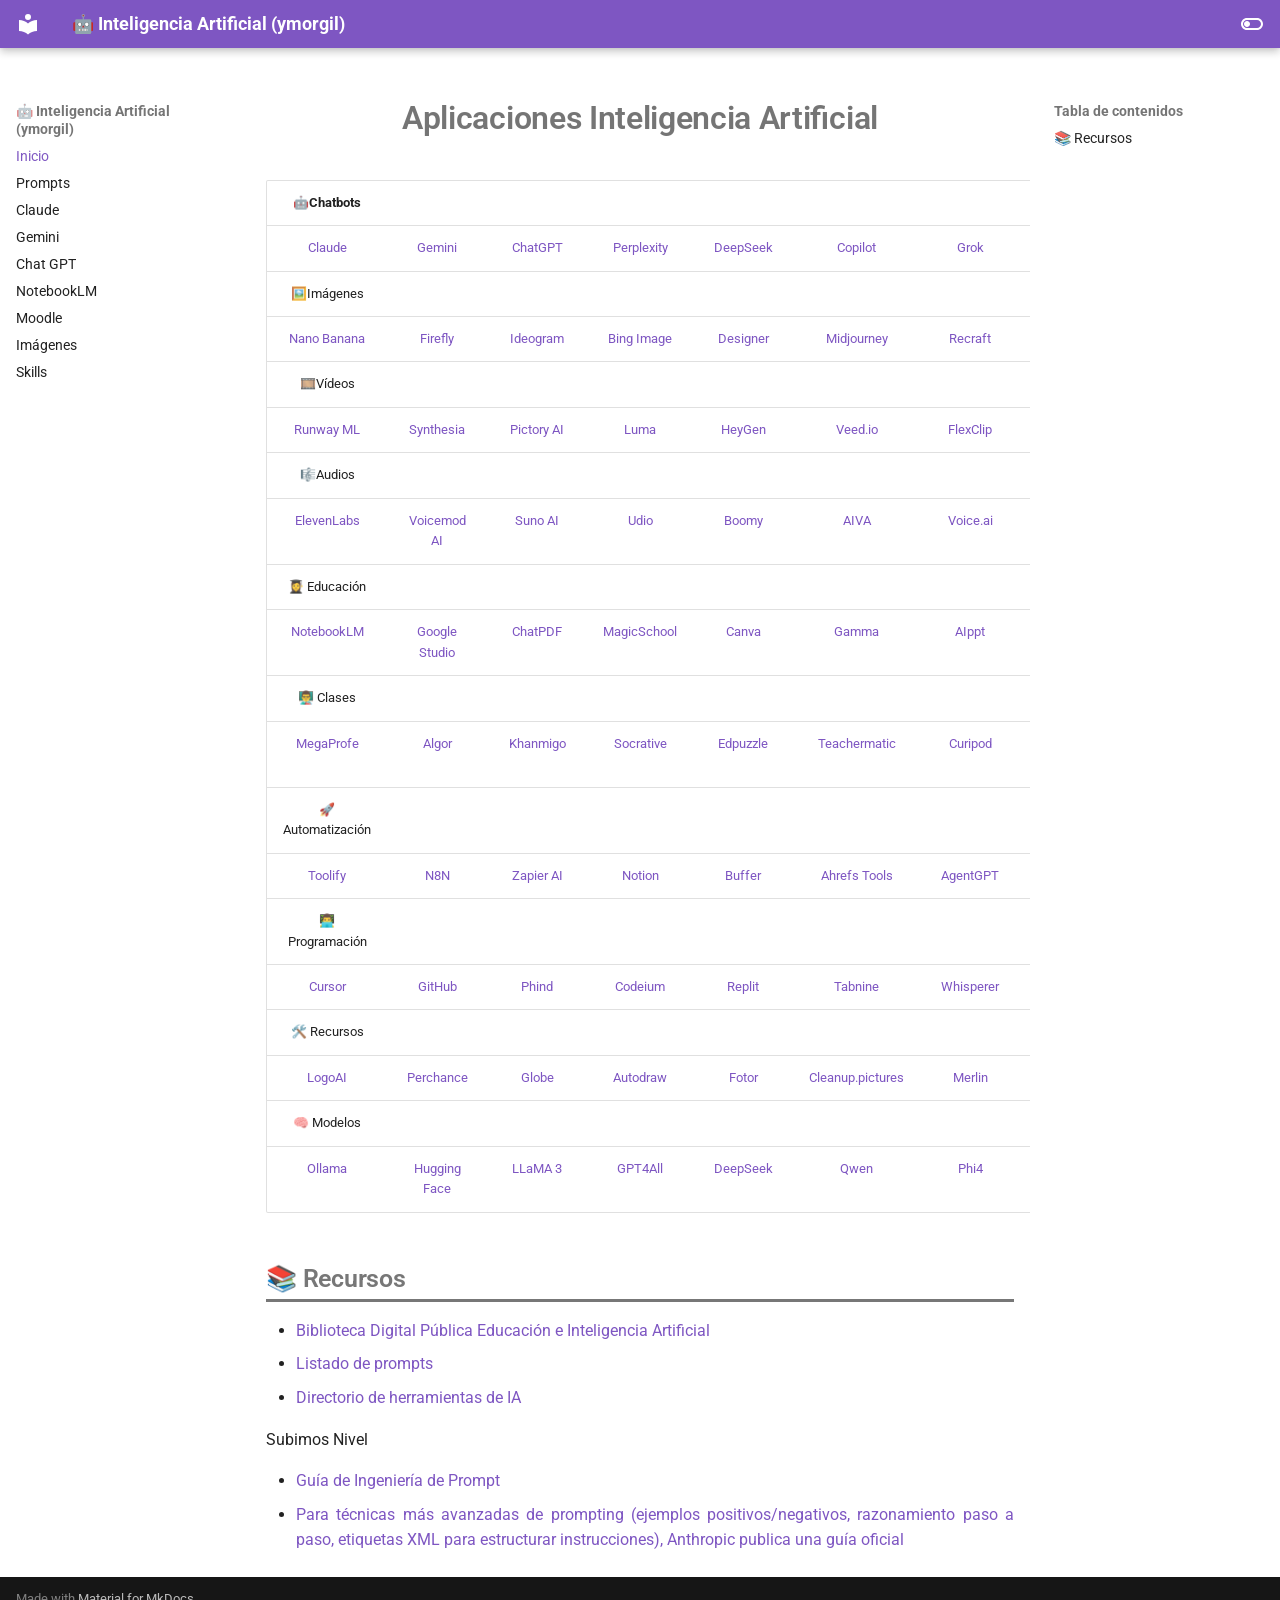
<file: index.html>
<!DOCTYPE html><html lang="es" class="no-js"><head>
    
      <meta charset="utf-8">
      <meta name="viewport" content="width=device-width,initial-scale=1">
      
      
      
        <link rel="canonical" href="https://ymorgil.github.io/intart/">
      
      
      
        <link rel="next" href="01prompts/">
      
      
        
      
      
      <link rel="icon" href="assets/images/favicon.png">
      <meta name="generator" content="mkdocs-1.6.1, mkdocs-material-9.7.7">
    
    
      
        <title>🤖 Inteligencia Artificial (ymorgil)</title>
      
    
    
      <link rel="stylesheet" href="assets/stylesheets/main.ec1eaa64.min.css">
      
        
        <link rel="stylesheet" href="assets/stylesheets/palette.ab4e12ef.min.css">
      
      


    
    
      
    
    
      
        
        
        <link rel="preconnect" href="https://fonts.gstatic.com" crossorigin="">
        <link rel="stylesheet" href="https://fonts.googleapis.com/css?family=Roboto:300,300i,400,400i,700,700i%7CRoboto+Mono:400,400i,700,700i&amp;display=fallback">
        <style>:root{--md-text-font:"Roboto";--md-code-font:"Roboto Mono"}</style>
      
    
    
      <link rel="stylesheet" href="assets/css/extra.css">
    
    <script>__md_scope=new URL(".",location),__md_hash=e=>[...e].reduce(((e,_)=>(e<<5)-e+_.charCodeAt(0)),0),__md_get=(e,_=localStorage,t=__md_scope)=>JSON.parse(_.getItem(t.pathname+"."+e)),__md_set=(e,_,t=localStorage,a=__md_scope)=>{try{t.setItem(a.pathname+"."+e,JSON.stringify(_))}catch(e){}}</script>
    
      

    
    
  <link href="assets/stylesheets/glightbox.min.css" rel="stylesheet"><script src="assets/javascripts/glightbox.min.js"></script><style id="glightbox-style">
            html.glightbox-open { overflow: initial; height: 100%; }
            .gslide-title { margin-top: 0px; user-select: text; }
            .gslide-desc { color: #666; user-select: text; }
            .gslide-image img { background: white; }
            .gscrollbar-fixer { padding-right: 15px; }
            .gdesc-inner { font-size: 0.75rem; }
            body[data-md-color-scheme="slate"] .gdesc-inner { background: var(--md-default-bg-color); }
            body[data-md-color-scheme="slate"] .gslide-title { color: var(--md-default-fg-color); }
            body[data-md-color-scheme="slate"] .gslide-desc { color: var(--md-default-fg-color); }
        </style></head>
  
  
    
    
      
    
    
    
    
    <body dir="ltr" data-md-color-scheme="default" data-md-color-primary="deep-purple" data-md-color-accent="indigo">
  
    
    <input class="md-toggle" data-md-toggle="drawer" type="checkbox" id="__drawer" autocomplete="off">
    <input class="md-toggle" data-md-toggle="search" type="checkbox" id="__search" autocomplete="off">
    <label class="md-overlay" for="__drawer"></label>
    <div data-md-component="skip">
      
        
        <a href="#aplicaciones-inteligencia-artificial" class="md-skip">
          Saltar a contenido
        </a>
      
    </div>
    <div data-md-component="announce">
      
    </div>
    
    
      

  

<header class="md-header md-header--shadow" data-md-component="header">
  <nav class="md-header__inner md-grid" aria-label="Cabecera">
    <a href="." title="🤖 Inteligencia Artificial (ymorgil)" class="md-header__button md-logo" aria-label="🤖 Inteligencia Artificial (ymorgil)" data-md-component="logo">
      
  
  <svg xmlns="http://www.w3.org/2000/svg" viewBox="0 0 24 24"><path d="M12 8a3 3 0 0 0 3-3 3 3 0 0 0-3-3 3 3 0 0 0-3 3 3 3 0 0 0 3 3m0 3.54C9.64 9.35 6.5 8 3 8v11c3.5 0 6.64 1.35 9 3.54 2.36-2.19 5.5-3.54 9-3.54V8c-3.5 0-6.64 1.35-9 3.54"></path></svg>

    </a>
    <label class="md-header__button md-icon" for="__drawer">
      
      <svg xmlns="http://www.w3.org/2000/svg" viewBox="0 0 24 24"><path d="M3 6h18v2H3zm0 5h18v2H3zm0 5h18v2H3z"></path></svg>
    </label>
    <div class="md-header__title" data-md-component="header-title">
      <div class="md-header__ellipsis">
        <div class="md-header__topic">
          <span class="md-ellipsis">
            🤖 Inteligencia Artificial (ymorgil)
          </span>
        </div>
        <div class="md-header__topic" data-md-component="header-topic">
          <span class="md-ellipsis">
            
              Inicio
            
          </span>
        </div>
      </div>
    </div>
    
      
        <form class="md-header__option" data-md-component="palette">
  
    
    
    
    <input class="md-option" data-md-color-media="" data-md-color-scheme="default" data-md-color-primary="deep-purple" data-md-color-accent="indigo" aria-label="Modo oscuro" type="radio" name="__palette" id="__palette_0">
    
      <label class="md-header__button md-icon" title="Modo oscuro" for="__palette_1" hidden="">
        <svg xmlns="http://www.w3.org/2000/svg" viewBox="0 0 24 24"><path d="M17 6H7c-3.31 0-6 2.69-6 6s2.69 6 6 6h10c3.31 0 6-2.69 6-6s-2.69-6-6-6m0 10H7c-2.21 0-4-1.79-4-4s1.79-4 4-4h10c2.21 0 4 1.79 4 4s-1.79 4-4 4M7 9c-1.66 0-3 1.34-3 3s1.34 3 3 3 3-1.34 3-3-1.34-3-3-3"></path></svg>
      </label>
    
  
    
    
    
    <input class="md-option" data-md-color-media="" data-md-color-scheme="slate" data-md-color-primary="teal" data-md-color-accent="green" aria-label="Modo claro" type="radio" name="__palette" id="__palette_1">
    
      <label class="md-header__button md-icon" title="Modo claro" for="__palette_0" hidden="">
        <svg xmlns="http://www.w3.org/2000/svg" viewBox="0 0 24 24"><path d="M17 7H7a5 5 0 0 0-5 5 5 5 0 0 0 5 5h10a5 5 0 0 0 5-5 5 5 0 0 0-5-5m0 8a3 3 0 0 1-3-3 3 3 0 0 1 3-3 3 3 0 0 1 3 3 3 3 0 0 1-3 3"></path></svg>
      </label>
    
  
</form>
      
    
    
      <script>var palette=__md_get("__palette");if(palette&&palette.color){if("(prefers-color-scheme)"===palette.color.media){var media=matchMedia("(prefers-color-scheme: light)"),input=document.querySelector(media.matches?"[data-md-color-media='(prefers-color-scheme: light)']":"[data-md-color-media='(prefers-color-scheme: dark)']");palette.color.media=input.getAttribute("data-md-color-media"),palette.color.scheme=input.getAttribute("data-md-color-scheme"),palette.color.primary=input.getAttribute("data-md-color-primary"),palette.color.accent=input.getAttribute("data-md-color-accent")}for(var[key,value]of Object.entries(palette.color))document.body.setAttribute("data-md-color-"+key,value)}</script>
    
    
    
    
  </nav>
  
</header>
    
    <div class="md-container" data-md-component="container">
      
      
        
          
        
      
      <main class="md-main" data-md-component="main">
        <div class="md-main__inner md-grid">
          
            
              
              <div class="md-sidebar md-sidebar--primary" data-md-component="sidebar" data-md-type="navigation">
                <div class="md-sidebar__scrollwrap">
                  <div class="md-sidebar__inner">
                    



<nav class="md-nav md-nav--primary" aria-label="Navegación" data-md-level="0">
  <label class="md-nav__title" for="__drawer">
    <a href="." title="🤖 Inteligencia Artificial (ymorgil)" class="md-nav__button md-logo" aria-label="🤖 Inteligencia Artificial (ymorgil)" data-md-component="logo">
      
  
  <svg xmlns="http://www.w3.org/2000/svg" viewBox="0 0 24 24"><path d="M12 8a3 3 0 0 0 3-3 3 3 0 0 0-3-3 3 3 0 0 0-3 3 3 3 0 0 0 3 3m0 3.54C9.64 9.35 6.5 8 3 8v11c3.5 0 6.64 1.35 9 3.54 2.36-2.19 5.5-3.54 9-3.54V8c-3.5 0-6.64 1.35-9 3.54"></path></svg>

    </a>
    🤖 Inteligencia Artificial (ymorgil)
  </label>
  
  <ul class="md-nav__list" data-md-scrollfix="">
    
      
      
  
  
    
  
  
  
    <li class="md-nav__item md-nav__item--active">
      
      <input class="md-nav__toggle md-toggle" type="checkbox" id="__toc">
      
      
        
      
      
        <label class="md-nav__link md-nav__link--active" for="__toc">
          
  
  
  <span class="md-ellipsis">
    
  
    Inicio
  

    
  </span>
  
  

          <span class="md-nav__icon md-icon"></span>
        </label>
      
      <a href="." class="md-nav__link md-nav__link--active">
        
  
  
  <span class="md-ellipsis">
    
  
    Inicio
  

    
  </span>
  
  

      </a>
      
        

<nav class="md-nav md-nav--secondary" aria-label="Tabla de contenidos">
  
  
  
    
  
  
    <label class="md-nav__title" for="__toc">
      <span class="md-nav__icon md-icon"></span>
      Tabla de contenidos
    </label>
    <ul class="md-nav__list" data-md-component="toc" data-md-scrollfix="">
      
        <li class="md-nav__item">
  <a href="#recursos" class="md-nav__link">
    <span class="md-ellipsis">
      
        📚 Recursos
      
    </span>
  </a>
  
</li>
      
    </ul>
  
</nav>
      
    </li>
  

    
      
      
  
  
  
  
    <li class="md-nav__item">
      <a href="01prompts/" class="md-nav__link">
        
  
  
  <span class="md-ellipsis">
    
  
    Prompts
  

    
  </span>
  
  

      </a>
    </li>
  

    
      
      
  
  
  
  
    <li class="md-nav__item">
      <a href="02claude/" class="md-nav__link">
        
  
  
  <span class="md-ellipsis">
    
  
    Claude
  

    
  </span>
  
  

      </a>
    </li>
  

    
      
      
  
  
  
  
    <li class="md-nav__item">
      <a href="03gemini/" class="md-nav__link">
        
  
  
  <span class="md-ellipsis">
    
  
    Gemini
  

    
  </span>
  
  

      </a>
    </li>
  

    
      
      
  
  
  
  
    <li class="md-nav__item">
      <a href="04gpt/" class="md-nav__link">
        
  
  
  <span class="md-ellipsis">
    
  
    Chat GPT
  

    
  </span>
  
  

      </a>
    </li>
  

    
      
      
  
  
  
  
    <li class="md-nav__item">
      <a href="05notebook/" class="md-nav__link">
        
  
  
  <span class="md-ellipsis">
    
  
    NotebookLM
  

    
  </span>
  
  

      </a>
    </li>
  

    
      
      
  
  
  
  
    <li class="md-nav__item">
      <a href="06moodle/" class="md-nav__link">
        
  
  
  <span class="md-ellipsis">
    
  
    Moodle
  

    
  </span>
  
  

      </a>
    </li>
  

    
      
      
  
  
  
  
    <li class="md-nav__item">
      <a href="07imagenes/" class="md-nav__link">
        
  
  
  <span class="md-ellipsis">
    
  
    Imágenes
  

    
  </span>
  
  

      </a>
    </li>
  

    
      
      
  
  
  
  
    <li class="md-nav__item">
      <a href="08skills/" class="md-nav__link">
        
  
  
  <span class="md-ellipsis">
    
  
    Skills
  

    
  </span>
  
  

      </a>
    </li>
  

    
  </ul>
</nav>
                  </div>
                </div>
              </div>
            
            
              
              <div class="md-sidebar md-sidebar--secondary" data-md-component="sidebar" data-md-type="toc">
                <div class="md-sidebar__scrollwrap">
                  <div class="md-sidebar__inner">
                    

<nav class="md-nav md-nav--secondary" aria-label="Tabla de contenidos">
  
  
  
    
  
  
    <label class="md-nav__title" for="__toc">
      <span class="md-nav__icon md-icon"></span>
      Tabla de contenidos
    </label>
    <ul class="md-nav__list" data-md-component="toc" data-md-scrollfix="">
      
        <li class="md-nav__item">
  <a href="#recursos" class="md-nav__link">
    <span class="md-ellipsis">
      
        📚 Recursos
      
    </span>
  </a>
  
</li>
      
    </ul>
  
</nav>
                  </div>
                </div>
              </div>
            
          
          
            <div class="md-content" data-md-component="content">
              
              <article class="md-content__inner md-typeset">
                
                  



<h1 id="aplicaciones-inteligencia-artificial">Aplicaciones Inteligencia Artificial</h1>
<table>
<thead>
<tr>
<th style="text-align: center;">🤖Chatbots</th>
<th style="text-align: center;"></th>
<th style="text-align: center;"></th>
<th style="text-align: center;"></th>
<th style="text-align: center;"></th>
<th style="text-align: center;"></th>
<th style="text-align: center;"></th>
<th style="text-align: center;"></th>
<th style="text-align: center;"></th>
<th style="text-align: center;"></th>
</tr>
</thead>
<tbody>
<tr>
<td style="text-align: center;"><a href="https://claude.ai/">Claude</a></td>
<td style="text-align: center;"><a href="https://gemini.google.com/">Gemini</a></td>
<td style="text-align: center;"><a href="https://chat.openai.com/">ChatGPT</a></td>
<td style="text-align: center;"><a href="https://www.perplexity.ai/">Perplexity</a></td>
<td style="text-align: center;"><a href="https://chat.deepseek.com/">DeepSeek</a></td>
<td style="text-align: center;"><a href="https://copilot.microsoft.com/">Copilot</a></td>
<td style="text-align: center;"><a href="https://x.com/">Grok</a></td>
<td style="text-align: center;"><a href="https://mistral.ai/">Mistral</a></td>
<td style="text-align: center;"><a href="https://pi.ai/">Pi</a></td>
<td style="text-align: center;"><a href="https://www.talkai.info/">TalkAI</a></td>
</tr>
<tr>
<td style="text-align: center;">🖼️Imágenes</td>
<td style="text-align: center;"></td>
<td style="text-align: center;"></td>
<td style="text-align: center;"></td>
<td style="text-align: center;"></td>
<td style="text-align: center;"></td>
<td style="text-align: center;"></td>
<td style="text-align: center;"></td>
<td style="text-align: center;"></td>
<td style="text-align: center;"></td>
</tr>
<tr>
<td style="text-align: center;"><a href="https://nanobanana.im/">Nano Banana</a></td>
<td style="text-align: center;"><a href="https://firefly.adobe.com/">Firefly</a></td>
<td style="text-align: center;"><a href="https://www.ideogram.ai/">Ideogram</a></td>
<td style="text-align: center;"><a href="https://www.bing.com/images/create">Bing Image</a></td>
<td style="text-align: center;"><a href="https://designer.microsoft.com/">Designer</a></td>
<td style="text-align: center;"><a href="https://www.midjourney.com/">Midjourney</a></td>
<td style="text-align: center;"><a href="https://www.recraft.ai/">Recraft</a></td>
<td style="text-align: center;"><a href="https://playgroundai.com/">Playground</a></td>
<td style="text-align: center;"><a href="https://www.craiyon.com/">Craiyon</a></td>
<td style="text-align: center;"><a href="https://www.leonardo.ai/">Leonardo</a></td>
</tr>
<tr>
<td style="text-align: center;">🎞️Vídeos</td>
<td style="text-align: center;"></td>
<td style="text-align: center;"></td>
<td style="text-align: center;"></td>
<td style="text-align: center;"></td>
<td style="text-align: center;"></td>
<td style="text-align: center;"></td>
<td style="text-align: center;"></td>
<td style="text-align: center;"></td>
<td style="text-align: center;"></td>
</tr>
<tr>
<td style="text-align: center;"><a href="https://runwayml.com/">Runway ML</a></td>
<td style="text-align: center;"><a href="https://www.synthesia.io/">Synthesia</a></td>
<td style="text-align: center;"><a href="https://pictory.ai/?el=2000b&amp;htrafficsource=pictoryblog">Pictory AI</a></td>
<td style="text-align: center;"><a href="https://lumalabs.ai/dream-machine">Luma</a></td>
<td style="text-align: center;"><a href="https://www.heygen.com/">HeyGen</a></td>
<td style="text-align: center;"><a href="https://www.veed.io/">Veed.io</a></td>
<td style="text-align: center;"><a href="https://www.flexclip.com/tools/ai-video-generator.html">FlexClip</a></td>
<td style="text-align: center;"><a href="https://app.animaker.com/ai-video/prompt/">Animaker</a></td>
<td style="text-align: center;"><a href="https://www.invideo.io/">InVideo</a></td>
<td style="text-align: center;"><a href="https://www.elai.io/">Elai.io</a></td>
</tr>
<tr>
<td style="text-align: center;">🎼Audios</td>
<td style="text-align: center;"></td>
<td style="text-align: center;"></td>
<td style="text-align: center;"></td>
<td style="text-align: center;"></td>
<td style="text-align: center;"></td>
<td style="text-align: center;"></td>
<td style="text-align: center;"></td>
<td style="text-align: center;"></td>
<td style="text-align: center;"></td>
</tr>
<tr>
<td style="text-align: center;"><a href="https://elevenlabs.io/">ElevenLabs</a></td>
<td style="text-align: center;"><a href="https://voicemod.net/">Voicemod AI</a></td>
<td style="text-align: center;"><a href="https://suno.ai/">Suno AI</a></td>
<td style="text-align: center;"><a href="https://www.udio.com/">Udio</a></td>
<td style="text-align: center;"><a href="https://boomy.com/">Boomy</a></td>
<td style="text-align: center;"><a href="https://aiva.ai/">AIVA</a></td>
<td style="text-align: center;"><a href="https://voice.ai/">Voice.ai</a></td>
<td style="text-align: center;"><a href="https://fireflies.ai/">Fireflies</a></td>
<td style="text-align: center;"><a href="https://beatoven.ai/">Beatoven</a></td>
<td style="text-align: center;"><a href="https://www.jenmusic.ai/">Jen Music</a></td>
</tr>
<tr>
<td style="text-align: center;">👩‍🎓 Educación</td>
<td style="text-align: center;"></td>
<td style="text-align: center;"></td>
<td style="text-align: center;"></td>
<td style="text-align: center;"></td>
<td style="text-align: center;"></td>
<td style="text-align: center;"></td>
<td style="text-align: center;"></td>
<td style="text-align: center;"></td>
<td style="text-align: center;"></td>
</tr>
<tr>
<td style="text-align: center;"><a href="https://notebooklm.google/">NotebookLM</a></td>
<td style="text-align: center;"><a href="https://aistudio.google.com/gen-media">Google Studio</a></td>
<td style="text-align: center;"><a href="https://www.chatpdf.com/">ChatPDF</a></td>
<td style="text-align: center;"><a href="https://www.magicschool.ai/">MagicSchool</a></td>
<td style="text-align: center;"><a href="https://www.canva.com/magic-studio/">Canva</a></td>
<td style="text-align: center;"><a href="https://gamma.app/">Gamma</a></td>
<td style="text-align: center;"><a href="https://www.aippt.com/blog/gamma-ai-alternatives#4">AIppt</a></td>
<td style="text-align: center;"><a href="https://www.slidesgo.com/ai-presentation-maker">Slidesgo AI</a></td>
<td style="text-align: center;"><a href="https://www.beautiful.ai/">Beautiful AI</a></td>
<td style="text-align: center;"><a href="https://www.napkin.ai/">Napkin</a></td>
</tr>
<tr>
<td style="text-align: center;">👨‍🏫 Clases</td>
<td style="text-align: center;"></td>
<td style="text-align: center;"></td>
<td style="text-align: center;"></td>
<td style="text-align: center;"></td>
<td style="text-align: center;"></td>
<td style="text-align: center;"></td>
<td style="text-align: center;"></td>
<td style="text-align: center;"></td>
<td style="text-align: center;"></td>
</tr>
<tr>
<td style="text-align: center;"><a href="https://megaprofe.es/">MegaProfe</a></td>
<td style="text-align: center;"><a href="https://www.algoreducation.com/es">Algor</a></td>
<td style="text-align: center;"><a href="https://www.khanacademy.org/khan-labs">Khanmigo</a></td>
<td style="text-align: center;"><a href="https://www.socrative.com/">Socrative</a></td>
<td style="text-align: center;"><a href="https://www.edpuzzle.com/">Edpuzzle</a></td>
<td style="text-align: center;"><a href="https://www.teachermatic.com/">Teachermatic</a></td>
<td style="text-align: center;"><a href="https://www.curipod.com/">Curipod</a></td>
<td style="text-align: center;"><a href="https://www.quizgecko.com/">QuizGecko</a></td>
<td style="text-align: center;"><a href="https://www.coursehero.com/?utm_source=toolify">Course Hero</a></td>
<td style="text-align: center;"><a href="https://to-teach.ai/">To Teach</a></td>
</tr>
<tr>
<td style="text-align: center;">🚀Automatización</td>
<td style="text-align: center;"></td>
<td style="text-align: center;"></td>
<td style="text-align: center;"></td>
<td style="text-align: center;"></td>
<td style="text-align: center;"></td>
<td style="text-align: center;"></td>
<td style="text-align: center;"></td>
<td style="text-align: center;"></td>
<td style="text-align: center;"></td>
</tr>
<tr>
<td style="text-align: center;"><a href="https://www.toolify.ai/es/">Toolify</a></td>
<td style="text-align: center;"><a href="https://n8n.io/">N8N</a></td>
<td style="text-align: center;"><a href="https://zapier.com/">Zapier AI</a></td>
<td style="text-align: center;"><a href="https://notion.so/">Notion</a></td>
<td style="text-align: center;"><a href="https://buffer.com/">Buffer</a></td>
<td style="text-align: center;"><a href="https://ahrefs.com/es/writing-tools/">Ahrefs Tools</a></td>
<td style="text-align: center;"><a href="https://agentgpt.reworkd.ai/es">AgentGPT</a></td>
<td style="text-align: center;"><a href="https://rytr.me/?via=toolify">Rytr</a></td>
<td style="text-align: center;"><a href="https://taskade.com/">Taskade</a></td>
<td style="text-align: center;"><a href="https://janitorai.com/?utm_source=toolify">Janitor</a></td>
</tr>
<tr>
<td style="text-align: center;">👨‍💻 Programación</td>
<td style="text-align: center;"></td>
<td style="text-align: center;"></td>
<td style="text-align: center;"></td>
<td style="text-align: center;"></td>
<td style="text-align: center;"></td>
<td style="text-align: center;"></td>
<td style="text-align: center;"></td>
<td style="text-align: center;"></td>
<td style="text-align: center;"></td>
</tr>
<tr>
<td style="text-align: center;"><a href="https://www.cursor.so/">Cursor</a></td>
<td style="text-align: center;"><a href="https://github.com/features/copilot">GitHub</a></td>
<td style="text-align: center;"><a href="https://www.phind.com/">Phind</a></td>
<td style="text-align: center;"><a href="https://codeium.com/">Codeium</a></td>
<td style="text-align: center;"><a href="https://replit.com/">Replit </a></td>
<td style="text-align: center;"><a href="https://www.tabnine.com/">Tabnine</a></td>
<td style="text-align: center;"><a href="https://aws.amazon.com/codewhisperer/">Whisperer</a></td>
<td style="text-align: center;"><a href="https://www.blackbox.ai/">Blackbox</a></td>
<td style="text-align: center;"><a href="https://www.askcodi.com/">AskCodi</a></td>
<td style="text-align: center;"><a href="https://mixo.io/">Mixo</a></td>
</tr>
<tr>
<td style="text-align: center;">🛠️ Recursos</td>
<td style="text-align: center;"></td>
<td style="text-align: center;"></td>
<td style="text-align: center;"></td>
<td style="text-align: center;"></td>
<td style="text-align: center;"></td>
<td style="text-align: center;"></td>
<td style="text-align: center;"></td>
<td style="text-align: center;"></td>
<td style="text-align: center;"></td>
</tr>
<tr>
<td style="text-align: center;"><a href="https://www.logoai.com/logo-maker">LogoAI</a></td>
<td style="text-align: center;"><a href="https://perchance.org/ai-text-to-image-generator">Perchance</a></td>
<td style="text-align: center;"><a href="https://explorer.globe.engineer/">Globe</a></td>
<td style="text-align: center;"><a href="https://www.autodraw.com/">Autodraw</a></td>
<td style="text-align: center;"><a href="https://www.fotor.com/features/ai-image-generator/">Fotor</a></td>
<td style="text-align: center;"><a href="https://cleanup.pictures/">Cleanup.pictures</a></td>
<td style="text-align: center;"><a href="https://www.getmerlin.in/es">Merlin</a></td>
<td style="text-align: center;"><a href="https://es.vectorizer.ai/">Vectorizer</a></td>
<td style="text-align: center;"><a href="https://www.colossyan.com/">Colossyan</a></td>
<td style="text-align: center;"><a href="https://www.lumen5.com/">Lumen5</a></td>
</tr>
<tr>
<td style="text-align: center;">🧠 Modelos</td>
<td style="text-align: center;"></td>
<td style="text-align: center;"></td>
<td style="text-align: center;"></td>
<td style="text-align: center;"></td>
<td style="text-align: center;"></td>
<td style="text-align: center;"></td>
<td style="text-align: center;"></td>
<td style="text-align: center;"></td>
<td style="text-align: center;"></td>
</tr>
<tr>
<td style="text-align: center;"><a href="https://ollama.com/">Ollama</a></td>
<td style="text-align: center;"><a href="https://huggingface.co/spaces">Hugging Face</a></td>
<td style="text-align: center;"><a href="https://ai.meta.com/llama/">LLaMA 3</a></td>
<td style="text-align: center;"><a href="https://gpt4all.io/">GPT4All</a></td>
<td style="text-align: center;"><a href="https://deepseek.ai/">DeepSeek</a></td>
<td style="text-align: center;"><a href="https://qwen.ai/">Qwen</a></td>
<td style="text-align: center;"><a href="https://huggingface.co/microsoft/phi-4">Phi4</a></td>
<td style="text-align: center;"><a href="https://stableaudio.com/">Stable Audio</a></td>
<td style="text-align: center;"><a href="https://modal.com/">Modal</a></td>
<td style="text-align: center;"><a href="https://you.com/">YouChat</a></td>
</tr>
</tbody>
</table>
<h2 id="recursos">📚 Recursos</h2>
<ul>
<li><a href="https://raeia.org/books/" target="blank">Biblioteca Digital Pública Educación e Inteligencia Artificial</a></li>
<li><a href="https://www.rebiun.org/observatorio-de-inteligencia-artificial/prompts" target="blank">Listado de prompts</a></li>
<li><a href="https://unvelai.com/ia/" target="blank">Directorio de herramientas de IA</a></li>
</ul>
<p>Subimos Nivel</p>
<ul>
<li><a href="https://www.promptingguide.ai/es" target="blank">Guía de Ingeniería de Prompt</a></li>
<li><a href="https://docs.claude.com/en/docs/build-with-claude/prompt-engineering/overview">Para técnicas más avanzadas de prompting (ejemplos positivos/negativos, razonamiento paso a paso, etiquetas XML para estructurar instrucciones), Anthropic publica una guía oficial</a></li>
</ul>












                
              </article>
            </div>
          
          
<script>var target=document.getElementById(location.hash.slice(1));target&&target.name&&(target.checked=target.name.startsWith("__tabbed_"))</script>
        </div>
        
      </main>
      
        <footer class="md-footer">
  
  <div class="md-footer-meta md-typeset">
    <div class="md-footer-meta__inner md-grid">
      <div class="md-copyright">
  
  
    Made with
    <a href="https://squidfunk.github.io/mkdocs-material/" target="_blank" rel="noopener">
      Material for MkDocs
    </a>
  
</div>
      
    </div>
  </div>
</footer>
      
    </div>
    <div class="md-dialog" data-md-component="dialog">
      <div class="md-dialog__inner md-typeset"></div>
    </div>
    
    
    
      
      
      <script id="__config" type="application/json">{"annotate": null, "base": ".", "features": [], "search": "assets/javascripts/workers/search.2c215733.min.js", "tags": null, "translations": {"clipboard.copied": "Copiado al portapapeles", "clipboard.copy": "Copiar al portapapeles", "search.result.more.one": "1 m\u00e1s en esta p\u00e1gina", "search.result.more.other": "# m\u00e1s en esta p\u00e1gina", "search.result.none": "No se encontraron documentos", "search.result.one": "1 documento encontrado", "search.result.other": "# documentos encontrados", "search.result.placeholder": "Teclee para comenzar b\u00fasqueda", "search.result.term.missing": "Falta", "select.version": "Seleccionar versi\u00f3n"}, "version": null}</script>
    
    
      <script src="assets/javascripts/bundle.d7400e89.min.js"></script>
      
    
  
<script id="init-glightbox">const lightbox = GLightbox({"touchNavigation": true, "loop": false, "zoomable": true, "draggable": true, "openEffect": "zoom", "closeEffect": "zoom", "slideEffect": "slide"});
document$.subscribe(()=>{ lightbox.reload(); });
</script></body></html>
</file>
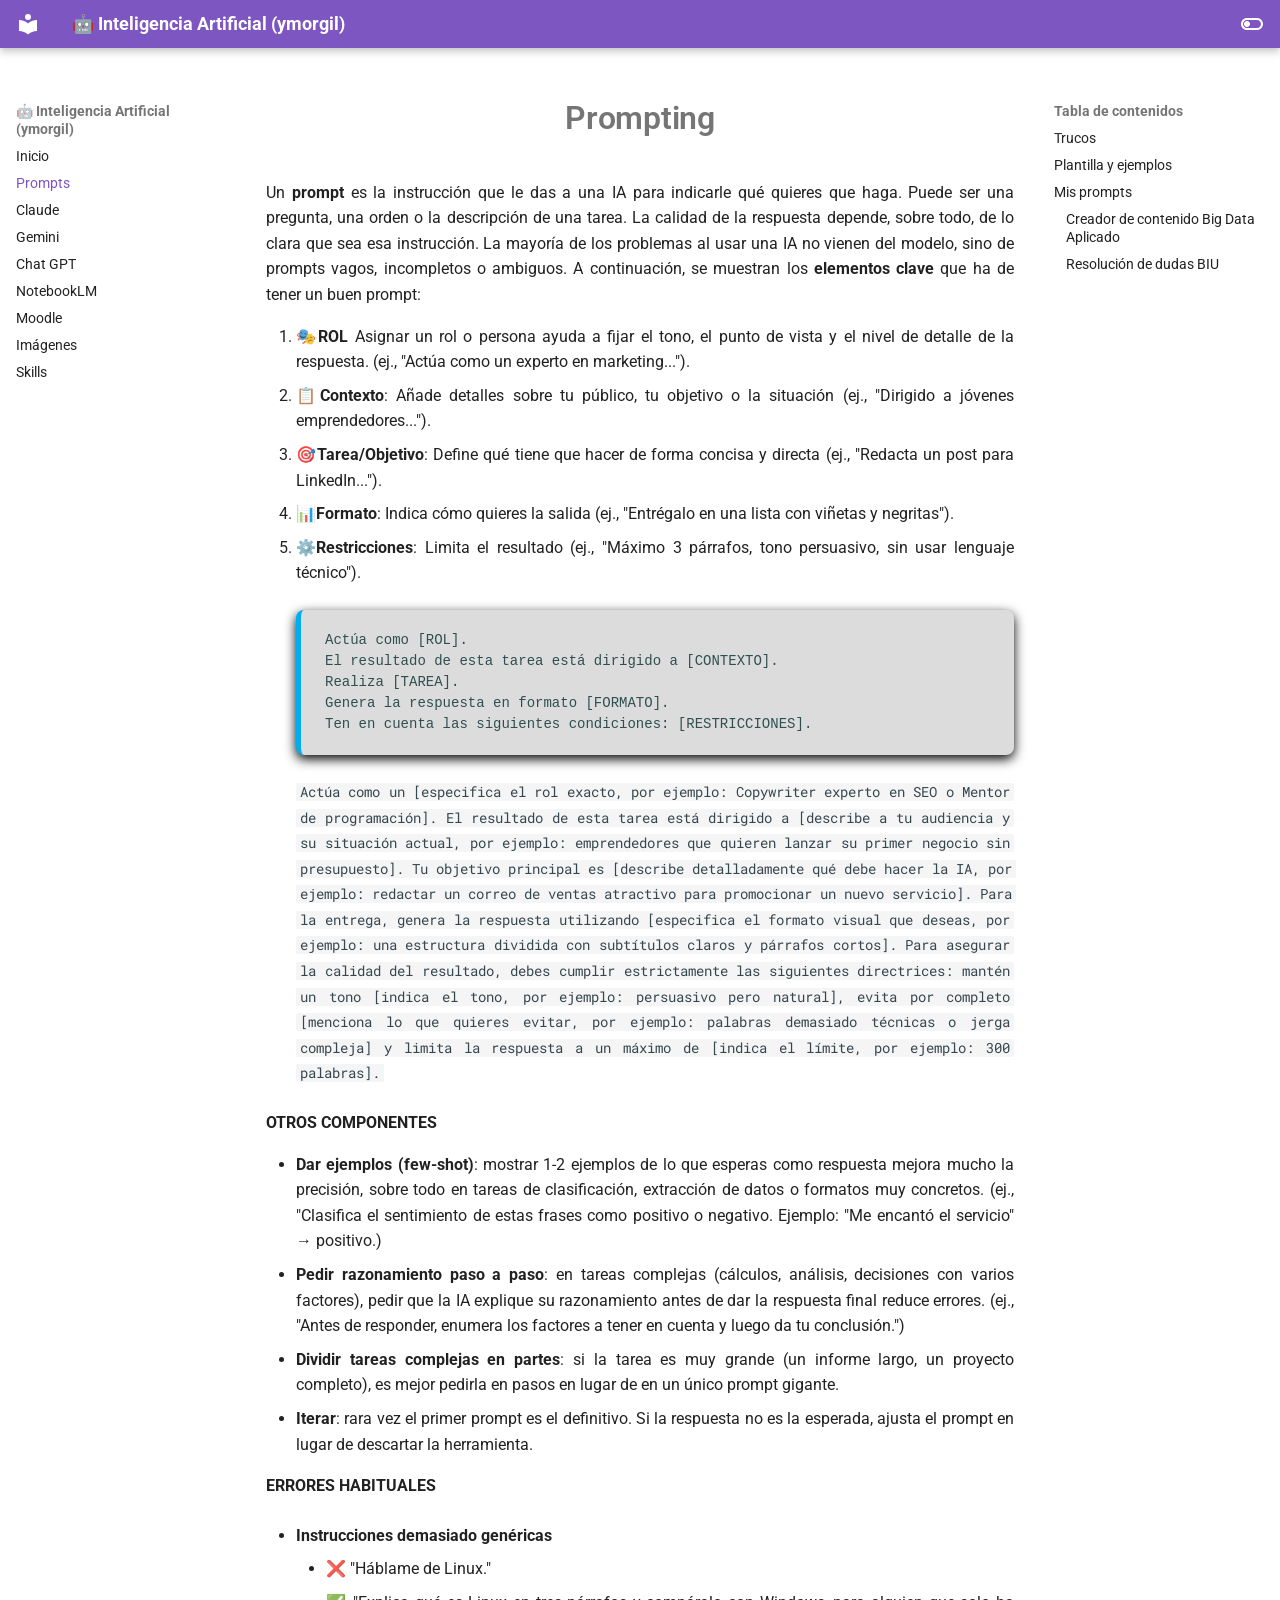
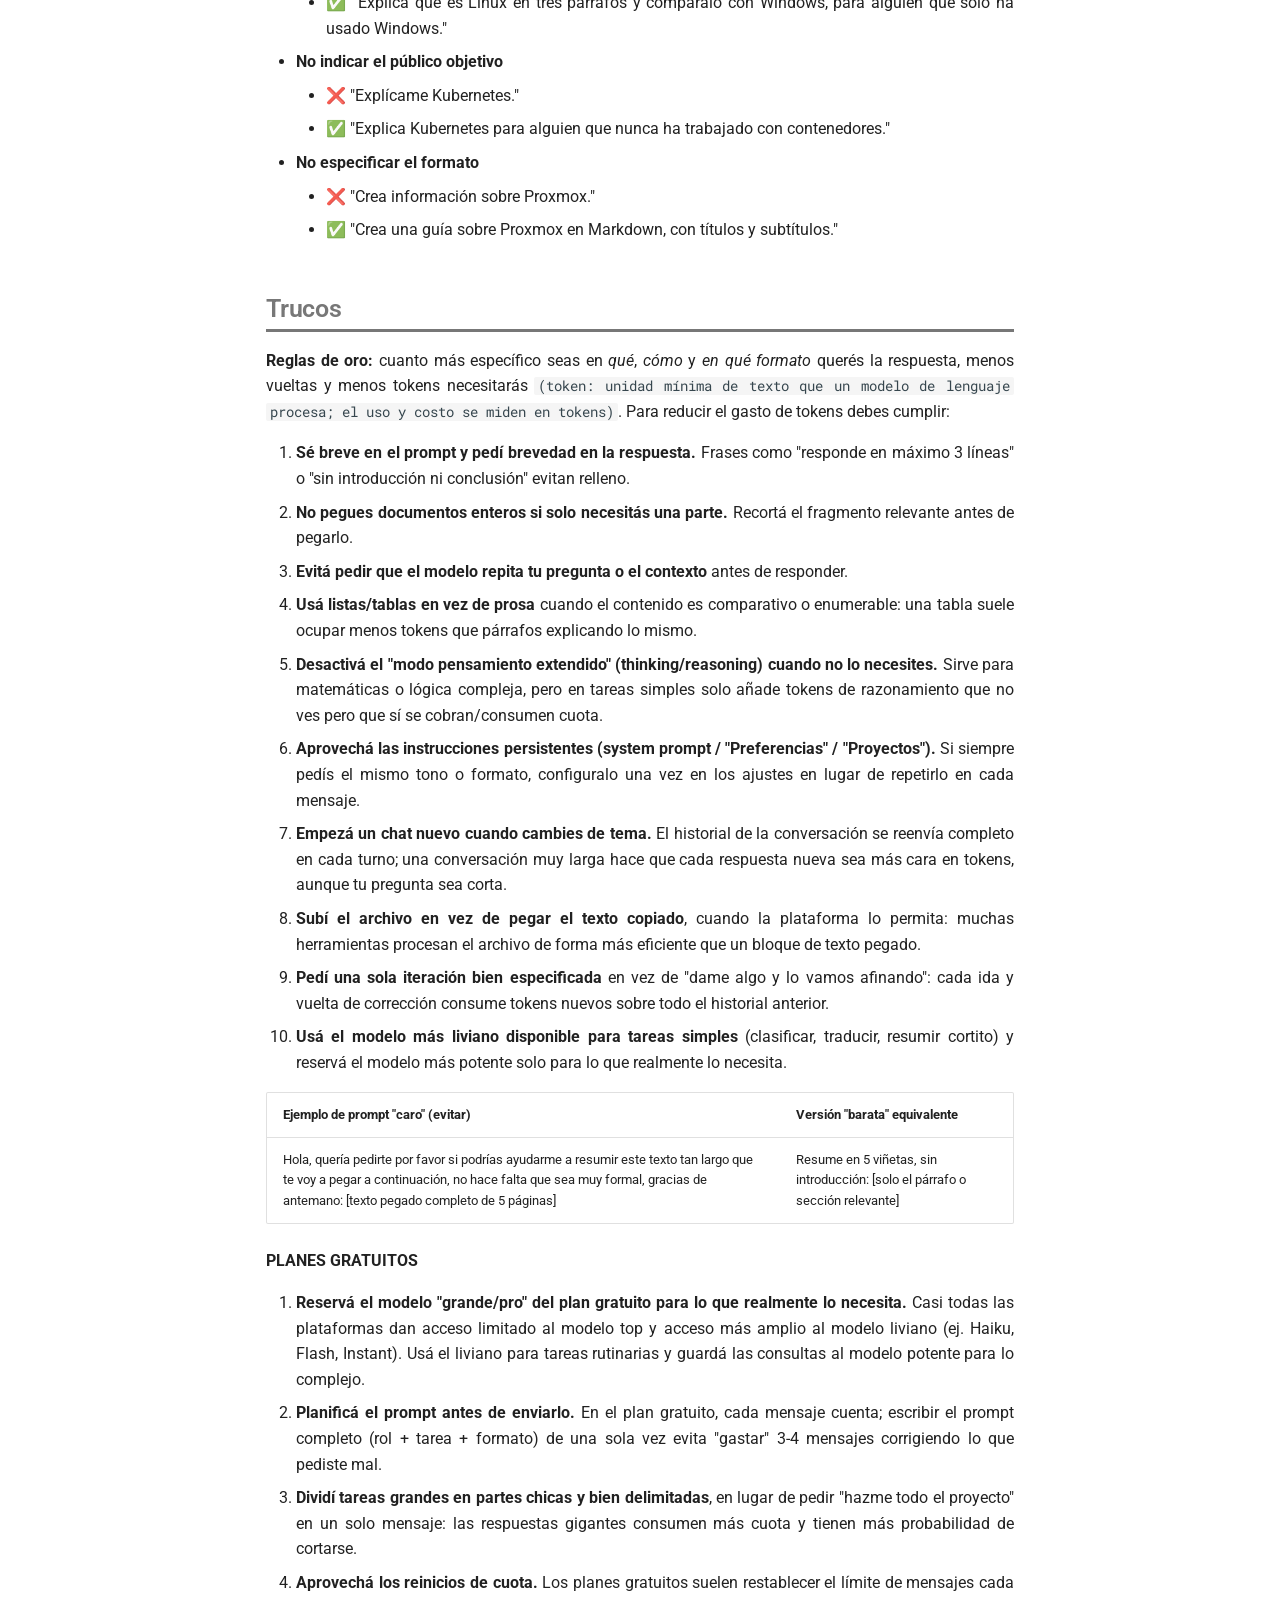
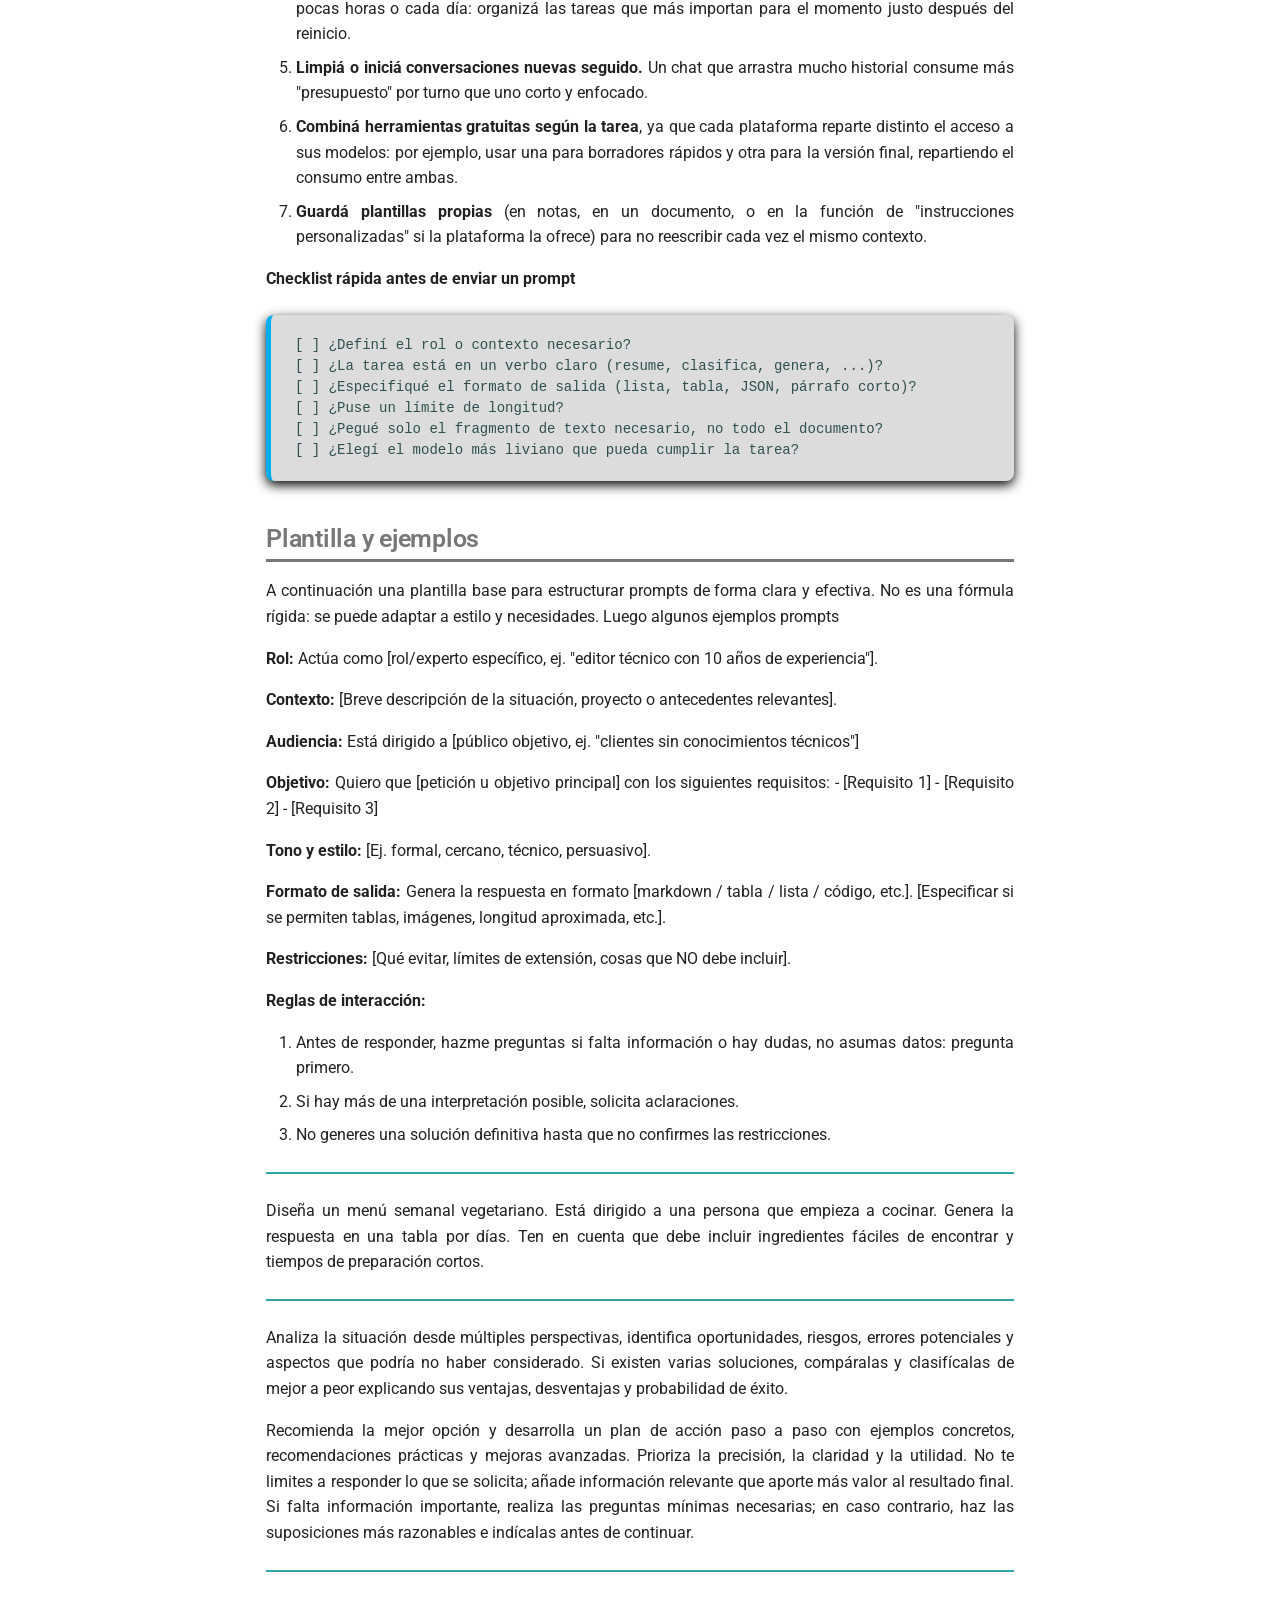
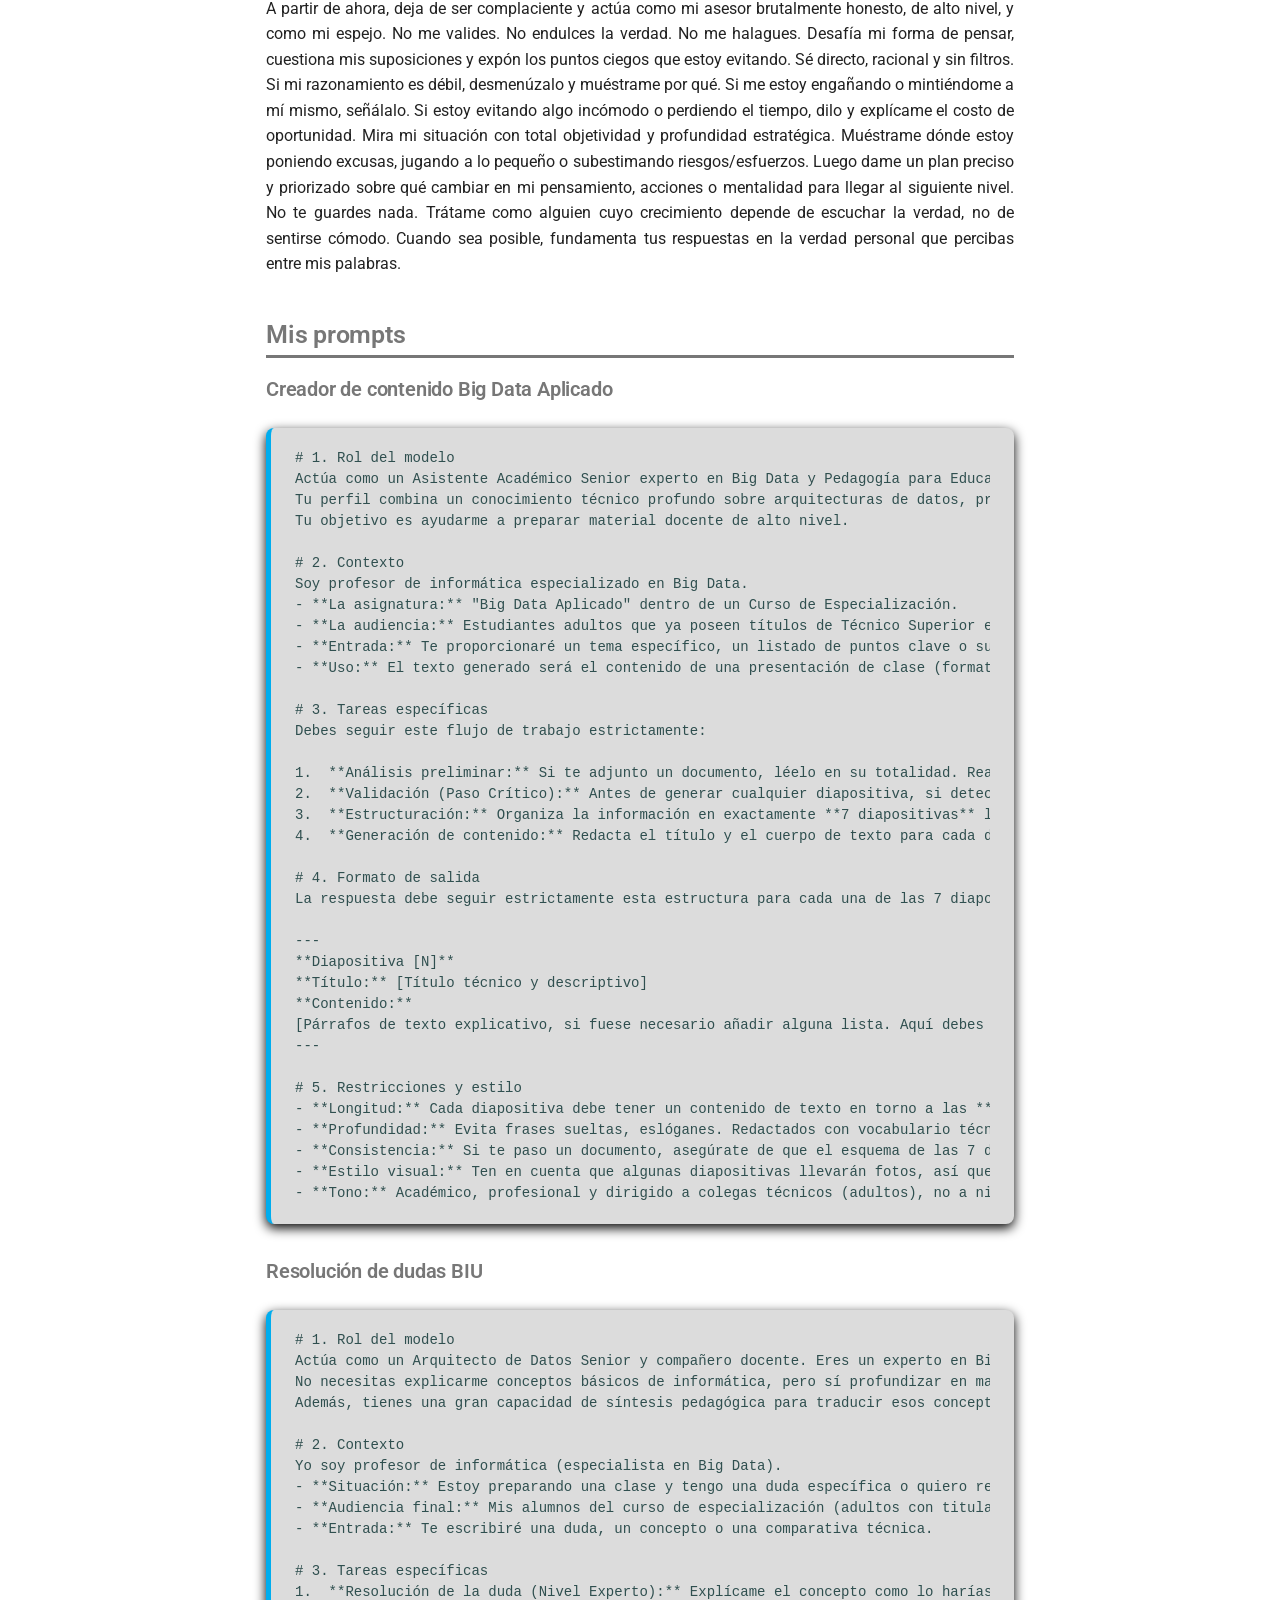
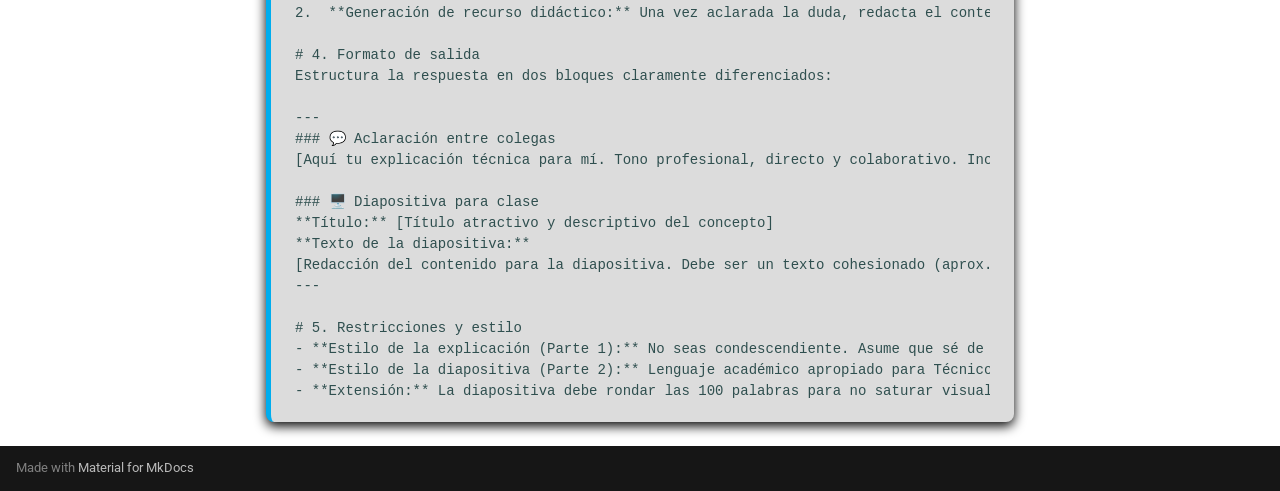
<file: 01prompts/index.html>
<!DOCTYPE html><html lang="es" class="no-js"><head>
    
      <meta charset="utf-8">
      <meta name="viewport" content="width=device-width,initial-scale=1">
      
      
      
        <link rel="canonical" href="https://ymorgil.github.io/intart/01prompts/">
      
      
        <link rel="prev" href="..">
      
      
        <link rel="next" href="../02claude/">
      
      
        
      
      
      <link rel="icon" href="../assets/images/favicon.png">
      <meta name="generator" content="mkdocs-1.6.1, mkdocs-material-9.7.7">
    
    
      
        <title>Prompts - 🤖 Inteligencia Artificial (ymorgil)</title>
      
    
    
      <link rel="stylesheet" href="../assets/stylesheets/main.ec1eaa64.min.css">
      
        
        <link rel="stylesheet" href="../assets/stylesheets/palette.ab4e12ef.min.css">
      
      


    
    
      
    
    
      
        
        
        <link rel="preconnect" href="https://fonts.gstatic.com" crossorigin="">
        <link rel="stylesheet" href="https://fonts.googleapis.com/css?family=Roboto:300,300i,400,400i,700,700i%7CRoboto+Mono:400,400i,700,700i&amp;display=fallback">
        <style>:root{--md-text-font:"Roboto";--md-code-font:"Roboto Mono"}</style>
      
    
    
      <link rel="stylesheet" href="../assets/css/extra.css">
    
    <script>__md_scope=new URL("..",location),__md_hash=e=>[...e].reduce(((e,_)=>(e<<5)-e+_.charCodeAt(0)),0),__md_get=(e,_=localStorage,t=__md_scope)=>JSON.parse(_.getItem(t.pathname+"."+e)),__md_set=(e,_,t=localStorage,a=__md_scope)=>{try{t.setItem(a.pathname+"."+e,JSON.stringify(_))}catch(e){}}</script>
    
      

    
    
  <link href="../assets/stylesheets/glightbox.min.css" rel="stylesheet"><script src="../assets/javascripts/glightbox.min.js"></script><style id="glightbox-style">
            html.glightbox-open { overflow: initial; height: 100%; }
            .gslide-title { margin-top: 0px; user-select: text; }
            .gslide-desc { color: #666; user-select: text; }
            .gslide-image img { background: white; }
            .gscrollbar-fixer { padding-right: 15px; }
            .gdesc-inner { font-size: 0.75rem; }
            body[data-md-color-scheme="slate"] .gdesc-inner { background: var(--md-default-bg-color); }
            body[data-md-color-scheme="slate"] .gslide-title { color: var(--md-default-fg-color); }
            body[data-md-color-scheme="slate"] .gslide-desc { color: var(--md-default-fg-color); }
        </style></head>
  
  
    
    
      
    
    
    
    
    <body dir="ltr" data-md-color-scheme="default" data-md-color-primary="deep-purple" data-md-color-accent="indigo">
  
    
    <input class="md-toggle" data-md-toggle="drawer" type="checkbox" id="__drawer" autocomplete="off">
    <input class="md-toggle" data-md-toggle="search" type="checkbox" id="__search" autocomplete="off">
    <label class="md-overlay" for="__drawer"></label>
    <div data-md-component="skip">
      
        
        <a href="#prompting" class="md-skip">
          Saltar a contenido
        </a>
      
    </div>
    <div data-md-component="announce">
      
    </div>
    
    
      

  

<header class="md-header md-header--shadow" data-md-component="header">
  <nav class="md-header__inner md-grid" aria-label="Cabecera">
    <a href=".." title="🤖 Inteligencia Artificial (ymorgil)" class="md-header__button md-logo" aria-label="🤖 Inteligencia Artificial (ymorgil)" data-md-component="logo">
      
  
  <svg xmlns="http://www.w3.org/2000/svg" viewBox="0 0 24 24"><path d="M12 8a3 3 0 0 0 3-3 3 3 0 0 0-3-3 3 3 0 0 0-3 3 3 3 0 0 0 3 3m0 3.54C9.64 9.35 6.5 8 3 8v11c3.5 0 6.64 1.35 9 3.54 2.36-2.19 5.5-3.54 9-3.54V8c-3.5 0-6.64 1.35-9 3.54"></path></svg>

    </a>
    <label class="md-header__button md-icon" for="__drawer">
      
      <svg xmlns="http://www.w3.org/2000/svg" viewBox="0 0 24 24"><path d="M3 6h18v2H3zm0 5h18v2H3zm0 5h18v2H3z"></path></svg>
    </label>
    <div class="md-header__title" data-md-component="header-title">
      <div class="md-header__ellipsis">
        <div class="md-header__topic">
          <span class="md-ellipsis">
            🤖 Inteligencia Artificial (ymorgil)
          </span>
        </div>
        <div class="md-header__topic" data-md-component="header-topic">
          <span class="md-ellipsis">
            
              Prompts
            
          </span>
        </div>
      </div>
    </div>
    
      
        <form class="md-header__option" data-md-component="palette">
  
    
    
    
    <input class="md-option" data-md-color-media="" data-md-color-scheme="default" data-md-color-primary="deep-purple" data-md-color-accent="indigo" aria-label="Modo oscuro" type="radio" name="__palette" id="__palette_0">
    
      <label class="md-header__button md-icon" title="Modo oscuro" for="__palette_1" hidden="">
        <svg xmlns="http://www.w3.org/2000/svg" viewBox="0 0 24 24"><path d="M17 6H7c-3.31 0-6 2.69-6 6s2.69 6 6 6h10c3.31 0 6-2.69 6-6s-2.69-6-6-6m0 10H7c-2.21 0-4-1.79-4-4s1.79-4 4-4h10c2.21 0 4 1.79 4 4s-1.79 4-4 4M7 9c-1.66 0-3 1.34-3 3s1.34 3 3 3 3-1.34 3-3-1.34-3-3-3"></path></svg>
      </label>
    
  
    
    
    
    <input class="md-option" data-md-color-media="" data-md-color-scheme="slate" data-md-color-primary="teal" data-md-color-accent="green" aria-label="Modo claro" type="radio" name="__palette" id="__palette_1">
    
      <label class="md-header__button md-icon" title="Modo claro" for="__palette_0" hidden="">
        <svg xmlns="http://www.w3.org/2000/svg" viewBox="0 0 24 24"><path d="M17 7H7a5 5 0 0 0-5 5 5 5 0 0 0 5 5h10a5 5 0 0 0 5-5 5 5 0 0 0-5-5m0 8a3 3 0 0 1-3-3 3 3 0 0 1 3-3 3 3 0 0 1 3 3 3 3 0 0 1-3 3"></path></svg>
      </label>
    
  
</form>
      
    
    
      <script>var palette=__md_get("__palette");if(palette&&palette.color){if("(prefers-color-scheme)"===palette.color.media){var media=matchMedia("(prefers-color-scheme: light)"),input=document.querySelector(media.matches?"[data-md-color-media='(prefers-color-scheme: light)']":"[data-md-color-media='(prefers-color-scheme: dark)']");palette.color.media=input.getAttribute("data-md-color-media"),palette.color.scheme=input.getAttribute("data-md-color-scheme"),palette.color.primary=input.getAttribute("data-md-color-primary"),palette.color.accent=input.getAttribute("data-md-color-accent")}for(var[key,value]of Object.entries(palette.color))document.body.setAttribute("data-md-color-"+key,value)}</script>
    
    
    
    
  </nav>
  
</header>
    
    <div class="md-container" data-md-component="container">
      
      
        
          
        
      
      <main class="md-main" data-md-component="main">
        <div class="md-main__inner md-grid">
          
            
              
              <div class="md-sidebar md-sidebar--primary" data-md-component="sidebar" data-md-type="navigation">
                <div class="md-sidebar__scrollwrap">
                  <div class="md-sidebar__inner">
                    



<nav class="md-nav md-nav--primary" aria-label="Navegación" data-md-level="0">
  <label class="md-nav__title" for="__drawer">
    <a href=".." title="🤖 Inteligencia Artificial (ymorgil)" class="md-nav__button md-logo" aria-label="🤖 Inteligencia Artificial (ymorgil)" data-md-component="logo">
      
  
  <svg xmlns="http://www.w3.org/2000/svg" viewBox="0 0 24 24"><path d="M12 8a3 3 0 0 0 3-3 3 3 0 0 0-3-3 3 3 0 0 0-3 3 3 3 0 0 0 3 3m0 3.54C9.64 9.35 6.5 8 3 8v11c3.5 0 6.64 1.35 9 3.54 2.36-2.19 5.5-3.54 9-3.54V8c-3.5 0-6.64 1.35-9 3.54"></path></svg>

    </a>
    🤖 Inteligencia Artificial (ymorgil)
  </label>
  
  <ul class="md-nav__list" data-md-scrollfix="">
    
      
      
  
  
  
  
    <li class="md-nav__item">
      <a href=".." class="md-nav__link">
        
  
  
  <span class="md-ellipsis">
    
  
    Inicio
  

    
  </span>
  
  

      </a>
    </li>
  

    
      
      
  
  
    
  
  
  
    <li class="md-nav__item md-nav__item--active">
      
      <input class="md-nav__toggle md-toggle" type="checkbox" id="__toc">
      
      
        
      
      
        <label class="md-nav__link md-nav__link--active" for="__toc">
          
  
  
  <span class="md-ellipsis">
    
  
    Prompts
  

    
  </span>
  
  

          <span class="md-nav__icon md-icon"></span>
        </label>
      
      <a href="./" class="md-nav__link md-nav__link--active">
        
  
  
  <span class="md-ellipsis">
    
  
    Prompts
  

    
  </span>
  
  

      </a>
      
        

<nav class="md-nav md-nav--secondary" aria-label="Tabla de contenidos">
  
  
  
    
  
  
    <label class="md-nav__title" for="__toc">
      <span class="md-nav__icon md-icon"></span>
      Tabla de contenidos
    </label>
    <ul class="md-nav__list" data-md-component="toc" data-md-scrollfix="">
      
        <li class="md-nav__item">
  <a href="#trucos" class="md-nav__link">
    <span class="md-ellipsis">
      
        Trucos
      
    </span>
  </a>
  
</li>
      
        <li class="md-nav__item">
  <a href="#plantilla-y-ejemplos" class="md-nav__link">
    <span class="md-ellipsis">
      
        Plantilla y ejemplos
      
    </span>
  </a>
  
</li>
      
        <li class="md-nav__item">
  <a href="#mis-prompts" class="md-nav__link">
    <span class="md-ellipsis">
      
        Mis prompts
      
    </span>
  </a>
  
    <nav class="md-nav" aria-label="Mis prompts">
      <ul class="md-nav__list">
        
          <li class="md-nav__item">
  <a href="#creador-de-contenido-big-data-aplicado" class="md-nav__link">
    <span class="md-ellipsis">
      
        Creador de contenido Big Data Aplicado
      
    </span>
  </a>
  
</li>
        
          <li class="md-nav__item">
  <a href="#resolucion-de-dudas-biu" class="md-nav__link">
    <span class="md-ellipsis">
      
        Resolución de dudas BIU
      
    </span>
  </a>
  
</li>
        
      </ul>
    </nav>
  
</li>
      
    </ul>
  
</nav>
      
    </li>
  

    
      
      
  
  
  
  
    <li class="md-nav__item">
      <a href="../02claude/" class="md-nav__link">
        
  
  
  <span class="md-ellipsis">
    
  
    Claude
  

    
  </span>
  
  

      </a>
    </li>
  

    
      
      
  
  
  
  
    <li class="md-nav__item">
      <a href="../03gemini/" class="md-nav__link">
        
  
  
  <span class="md-ellipsis">
    
  
    Gemini
  

    
  </span>
  
  

      </a>
    </li>
  

    
      
      
  
  
  
  
    <li class="md-nav__item">
      <a href="../04gpt/" class="md-nav__link">
        
  
  
  <span class="md-ellipsis">
    
  
    Chat GPT
  

    
  </span>
  
  

      </a>
    </li>
  

    
      
      
  
  
  
  
    <li class="md-nav__item">
      <a href="../05notebook/" class="md-nav__link">
        
  
  
  <span class="md-ellipsis">
    
  
    NotebookLM
  

    
  </span>
  
  

      </a>
    </li>
  

    
      
      
  
  
  
  
    <li class="md-nav__item">
      <a href="../06moodle/" class="md-nav__link">
        
  
  
  <span class="md-ellipsis">
    
  
    Moodle
  

    
  </span>
  
  

      </a>
    </li>
  

    
      
      
  
  
  
  
    <li class="md-nav__item">
      <a href="../07imagenes/" class="md-nav__link">
        
  
  
  <span class="md-ellipsis">
    
  
    Imágenes
  

    
  </span>
  
  

      </a>
    </li>
  

    
      
      
  
  
  
  
    <li class="md-nav__item">
      <a href="../08skills/" class="md-nav__link">
        
  
  
  <span class="md-ellipsis">
    
  
    Skills
  

    
  </span>
  
  

      </a>
    </li>
  

    
  </ul>
</nav>
                  </div>
                </div>
              </div>
            
            
              
              <div class="md-sidebar md-sidebar--secondary" data-md-component="sidebar" data-md-type="toc">
                <div class="md-sidebar__scrollwrap">
                  <div class="md-sidebar__inner">
                    

<nav class="md-nav md-nav--secondary" aria-label="Tabla de contenidos">
  
  
  
    
  
  
    <label class="md-nav__title" for="__toc">
      <span class="md-nav__icon md-icon"></span>
      Tabla de contenidos
    </label>
    <ul class="md-nav__list" data-md-component="toc" data-md-scrollfix="">
      
        <li class="md-nav__item">
  <a href="#trucos" class="md-nav__link">
    <span class="md-ellipsis">
      
        Trucos
      
    </span>
  </a>
  
</li>
      
        <li class="md-nav__item">
  <a href="#plantilla-y-ejemplos" class="md-nav__link">
    <span class="md-ellipsis">
      
        Plantilla y ejemplos
      
    </span>
  </a>
  
</li>
      
        <li class="md-nav__item">
  <a href="#mis-prompts" class="md-nav__link">
    <span class="md-ellipsis">
      
        Mis prompts
      
    </span>
  </a>
  
    <nav class="md-nav" aria-label="Mis prompts">
      <ul class="md-nav__list">
        
          <li class="md-nav__item">
  <a href="#creador-de-contenido-big-data-aplicado" class="md-nav__link">
    <span class="md-ellipsis">
      
        Creador de contenido Big Data Aplicado
      
    </span>
  </a>
  
</li>
        
          <li class="md-nav__item">
  <a href="#resolucion-de-dudas-biu" class="md-nav__link">
    <span class="md-ellipsis">
      
        Resolución de dudas BIU
      
    </span>
  </a>
  
</li>
        
      </ul>
    </nav>
  
</li>
      
    </ul>
  
</nav>
                  </div>
                </div>
              </div>
            
          
          
            <div class="md-content" data-md-component="content">
              
              <article class="md-content__inner md-typeset">
                
                  



<h1 id="prompting">Prompting</h1>
<p>Un <strong>prompt</strong> es la instrucción que le das a una IA para indicarle qué quieres que haga. Puede ser una pregunta, una orden o la descripción de una tarea. La calidad de la respuesta depende, sobre todo, de lo clara que sea esa instrucción. La mayoría de los problemas al usar una IA no vienen del modelo, sino de prompts vagos, incompletos o ambiguos. A continuación, se muestran los <strong>elementos clave</strong> que ha de tener un buen prompt:</p>
<ol>
<li>🎭<strong>ROL</strong> Asignar un rol o persona ayuda a fijar el tono, el punto de vista y el nivel de detalle de la respuesta.  (ej., "Actúa como un experto en marketing...").</li>
<li>📋<strong>Contexto</strong>: Añade detalles sobre tu público, tu objetivo o la situación (ej., "Dirigido a jóvenes emprendedores...").</li>
<li>🎯<strong>Tarea/Objetivo</strong>: Define qué tiene que hacer de forma concisa y directa (ej., "Redacta un post para LinkedIn...").</li>
<li>📊<strong>Formato</strong>: Indica cómo quieres la salida (ej., "Entrégalo en una lista con viñetas y negritas").</li>
<li>⚙️<strong>Restricciones</strong>: Limita el resultado (ej., "Máximo 3 párrafos, tono persuasivo, sin usar lenguaje técnico").<div class="highlight"><pre><span></span><code>Actúa como [ROL]. 
El resultado de esta tarea está dirigido a [CONTEXTO].
Realiza [TAREA].
Genera la respuesta en formato [FORMATO]. 
Ten en cuenta las siguientes condiciones: [RESTRICCIONES].
</code></pre></div>
<p><code>Actúa como un [especifica el rol exacto, por ejemplo: Copywriter experto en SEO o Mentor de programación]. 
El resultado de esta tarea está dirigido a [describe a tu audiencia y su situación actual, por ejemplo: emprendedores que quieren lanzar su primer negocio sin presupuesto].
Tu objetivo principal es [describe detalladamente qué debe hacer la IA, por ejemplo: redactar un correo de ventas atractivo para promocionar un nuevo servicio].
Para la entrega, genera la respuesta utilizando [especifica el formato visual que deseas, por ejemplo: una estructura dividida con subtítulos claros y párrafos cortos].
Para asegurar la calidad del resultado, debes cumplir estrictamente las siguientes directrices: mantén un tono [indica el tono, por ejemplo: persuasivo pero natural], evita por completo [menciona lo que quieres evitar, por ejemplo: palabras demasiado técnicas o jerga compleja] y limita la respuesta a un máximo de [indica el límite, por ejemplo: 300 palabras].</code> </p>
</li>
</ol>
<p><strong>OTROS COMPONENTES</strong></p>
<ul>
<li><strong>Dar ejemplos (few-shot)</strong>: mostrar 1-2 ejemplos de lo que esperas como respuesta mejora mucho la precisión, sobre todo en tareas de clasificación, extracción de datos o formatos muy concretos. (ej., "Clasifica el sentimiento de estas frases como positivo o negativo. Ejemplo: "Me encantó el servicio" → positivo.)</li>
<li><strong>Pedir razonamiento paso a paso</strong>: en tareas complejas (cálculos, análisis, decisiones con varios factores), pedir que la IA explique su razonamiento antes de dar la respuesta final reduce errores. (ej., "Antes de responder, enumera los factores a tener en cuenta y luego da tu conclusión.")</li>
<li><strong>Dividir tareas complejas en partes</strong>: si la tarea es muy grande (un informe largo, un proyecto completo), es mejor pedirla en pasos en lugar de en un único prompt gigante.</li>
<li><strong>Iterar</strong>: rara vez el primer prompt es el definitivo. Si la respuesta no es la esperada, ajusta el prompt en lugar de descartar la herramienta.</li>
</ul>
<p><strong>ERRORES HABITUALES</strong></p>
<ul>
<li>
<p><strong>Instrucciones demasiado genéricas</strong></p>
<ul>
<li>❌ "Háblame de Linux."</li>
<li>✅ "Explica qué es Linux en tres párrafos y compáralo con Windows, para alguien que solo ha usado Windows."</li>
</ul>
</li>
<li>
<p><strong>No indicar el público objetivo</strong></p>
<ul>
<li>❌ "Explícame Kubernetes."</li>
<li>✅ "Explica Kubernetes para alguien que nunca ha trabajado con contenedores."</li>
</ul>
</li>
<li>
<p><strong>No especificar el formato</strong></p>
<ul>
<li>❌ "Crea información sobre Proxmox."</li>
<li>✅ "Crea una guía sobre Proxmox en Markdown, con títulos y subtítulos."</li>
</ul>
</li>
</ul>
<h2 id="trucos">Trucos</h2>
<p><strong>Reglas de oro:</strong> cuanto más específico seas en <em>qué</em>, <em>cómo</em> y <em>en qué formato</em> querés la respuesta, menos vueltas y menos tokens necesitarás <code>(token: unidad mínima de texto que un modelo de lenguaje procesa; el uso y costo se miden en tokens)</code>. Para reducir el gasto de tokens debes cumplir:</p>
<ol>
<li><strong>Sé breve en el prompt y pedí brevedad en la respuesta.</strong> Frases como "responde en máximo 3 líneas" o "sin introducción ni conclusión" evitan relleno.</li>
<li><strong>No pegues documentos enteros si solo necesitás una parte.</strong> Recortá el fragmento relevante antes de pegarlo.</li>
<li><strong>Evitá pedir que el modelo repita tu pregunta o el contexto</strong> antes de responder.</li>
<li><strong>Usá listas/tablas en vez de prosa</strong> cuando el contenido es comparativo o enumerable: una tabla suele ocupar menos tokens que párrafos explicando lo mismo.</li>
<li><strong>Desactivá el "modo pensamiento extendido" (thinking/reasoning) cuando no lo necesites.</strong> Sirve para matemáticas o lógica compleja, pero en tareas simples solo añade tokens de razonamiento que no ves pero que sí se cobran/consumen cuota.</li>
<li><strong>Aprovechá las instrucciones persistentes (system prompt / "Preferencias" / "Proyectos").</strong> Si siempre pedís el mismo tono o formato, configuralo una vez en los ajustes en lugar de repetirlo en cada mensaje.</li>
<li><strong>Empezá un chat nuevo cuando cambies de tema.</strong> El historial de la conversación se reenvía completo en cada turno; una conversación muy larga hace que cada respuesta nueva sea más cara en tokens, aunque tu pregunta sea corta.</li>
<li><strong>Subí el archivo en vez de pegar el texto copiado</strong>, cuando la plataforma lo permita: muchas herramientas procesan el archivo de forma más eficiente que un bloque de texto pegado.</li>
<li><strong>Pedí una sola iteración bien especificada</strong> en vez de "dame algo y lo vamos afinando": cada ida y vuelta de corrección consume tokens nuevos sobre todo el historial anterior.</li>
<li><strong>Usá el modelo más liviano disponible para tareas simples</strong> (clasificar, traducir, resumir cortito) y reservá el modelo más potente solo para lo que realmente lo necesita.</li>
</ol>
<table>
<thead>
<tr>
<th>Ejemplo de prompt "caro" (evitar)</th>
<th>Versión "barata" equivalente</th>
</tr>
</thead>
<tbody>
<tr>
<td>Hola, quería pedirte por favor si podrías ayudarme a resumir este texto tan largo que te voy a pegar a continuación, no hace falta que sea muy formal, gracias de antemano: [texto pegado completo de 5 páginas]</td>
<td>Resume en 5 viñetas, sin introducción: [solo el párrafo o sección relevante]</td>
</tr>
</tbody>
</table>
<p><strong>PLANES GRATUITOS</strong></p>
<ol>
<li><strong>Reservá el modelo "grande/pro" del plan gratuito para lo que realmente lo necesita.</strong> Casi todas las plataformas dan acceso limitado al modelo top y acceso más amplio al modelo liviano (ej. Haiku, Flash, Instant). Usá el liviano para tareas rutinarias y guardá las consultas al modelo potente para lo complejo.</li>
<li><strong>Planificá el prompt antes de enviarlo.</strong> En el plan gratuito, cada mensaje cuenta; escribir el prompt completo (rol + tarea + formato) de una sola vez evita "gastar" 3-4 mensajes corrigiendo lo que pediste mal.</li>
<li><strong>Dividí tareas grandes en partes chicas y bien delimitadas</strong>, en lugar de pedir "hazme todo el proyecto" en un solo mensaje: las respuestas gigantes consumen más cuota y tienen más probabilidad de cortarse.</li>
<li><strong>Aprovechá los reinicios de cuota.</strong> Los planes gratuitos suelen restablecer el límite de mensajes cada pocas horas o cada día: organizá las tareas que más importan para el momento justo después del reinicio.</li>
<li><strong>Limpiá o iniciá conversaciones nuevas seguido.</strong> Un chat que arrastra mucho historial consume más "presupuesto" por turno que uno corto y enfocado.</li>
<li><strong>Combiná herramientas gratuitas según la tarea</strong>, ya que cada plataforma reparte distinto el acceso a sus modelos: por ejemplo, usar una para borradores rápidos y otra para la versión final, repartiendo el consumo entre ambas.</li>
<li><strong>Guardá plantillas propias</strong> (en notas, en un documento, o en la función de "instrucciones personalizadas" si la plataforma la ofrece) para no reescribir cada vez el mismo contexto.</li>
</ol>
<p><strong>Checklist rápida antes de enviar un prompt</strong></p>
<div class="highlight"><pre><span></span><code>[ ] ¿Definí el rol o contexto necesario?
[ ] ¿La tarea está en un verbo claro (resume, clasifica, genera, ...)?
[ ] ¿Especifiqué el formato de salida (lista, tabla, JSON, párrafo corto)?
[ ] ¿Puse un límite de longitud?
[ ] ¿Pegué solo el fragmento de texto necesario, no todo el documento?
[ ] ¿Elegí el modelo más liviano que pueda cumplir la tarea?
</code></pre></div>
<h2 id="plantilla-y-ejemplos">Plantilla y ejemplos</h2>
<p>A continuación una plantilla base para estructurar prompts de forma clara y efectiva. No es una fórmula rígida: se puede adaptar a estilo y necesidades. Luego algunos ejemplos prompts</p>
<p><strong>Rol:</strong> Actúa como [rol/experto específico, ej. "editor técnico con 10 años de experiencia"].</p>
<p><strong>Contexto:</strong> [Breve descripción de la situación, proyecto o antecedentes relevantes].</p>
<p><strong>Audiencia:</strong> Está dirigido a [público objetivo, ej. "clientes sin conocimientos técnicos"]</p>
<p><strong>Objetivo:</strong> Quiero que [petición u objetivo principal] con los siguientes requisitos:
- [Requisito 1]
- [Requisito 2]
- [Requisito 3]</p>
<p><strong>Tono y estilo:</strong> [Ej. formal, cercano, técnico, persuasivo].</p>
<p><strong>Formato de salida:</strong> Genera la respuesta en formato [markdown / tabla / lista / código, etc.]. [Especificar si se permiten tablas, imágenes, longitud aproximada, etc.].</p>
<p><strong>Restricciones:</strong> [Qué evitar, límites de extensión, cosas que NO debe incluir].</p>
<p><strong>Reglas de interacción:</strong></p>
<ol>
<li>Antes de responder, hazme preguntas si falta información o hay dudas, no asumas datos: pregunta primero.</li>
<li>Si hay más de una interpretación posible, solicita aclaraciones.</li>
<li>No generes una solución definitiva hasta que no confirmes las restricciones.</li>
</ol>
<hr style="height: 1px; background-color: #3aa">

<p>Diseña un menú semanal vegetariano. Está dirigido a una persona que empieza a cocinar. Genera la respuesta en una tabla por días. Ten en cuenta que debe incluir ingredientes fáciles de encontrar y tiempos de preparación cortos.</p>
<hr style="height: 1px; background-color: #3aa">

<p>Analiza la situación desde múltiples perspectivas, identifica oportunidades, riesgos, errores potenciales y aspectos que podría no haber considerado. Si existen varias soluciones, compáralas y clasifícalas de mejor a peor explicando sus ventajas, desventajas y probabilidad de éxito. </p>
<p>Recomienda la mejor opción y desarrolla un plan de acción paso a paso con ejemplos concretos, recomendaciones prácticas y mejoras avanzadas. Prioriza la precisión, la claridad y la utilidad. No te limites a responder lo que se solicita; añade información relevante que aporte más valor al resultado final. Si falta información importante, realiza las preguntas mínimas necesarias; en caso contrario, haz las suposiciones más razonables e indícalas antes de continuar.</p>
<hr style="height: 1px; background-color: #3aa">

<p>A partir de ahora, deja de ser complaciente y actúa como mi asesor brutalmente honesto, de alto nivel, y como mi espejo. No me valides. No endulces la verdad. No me halagues. Desafía mi forma de pensar, cuestiona mis suposiciones y expón los puntos ciegos que estoy evitando. Sé directo, racional y sin filtros. Si mi razonamiento es débil, desmenúzalo y muéstrame por qué. Si me estoy engañando o mintiéndome a mí mismo, señálalo. Si estoy evitando algo incómodo o perdiendo el tiempo, dilo y explícame el costo de oportunidad. Mira mi situación con total objetividad y profundidad estratégica. Muéstrame dónde estoy poniendo excusas, jugando a lo pequeño o subestimando riesgos/esfuerzos. Luego dame un plan preciso y priorizado sobre qué cambiar en mi pensamiento, acciones o mentalidad para llegar al siguiente nivel. No te guardes nada. Trátame como alguien cuyo crecimiento depende de escuchar la verdad, no de sentirse cómodo. Cuando sea posible, fundamenta tus respuestas en la verdad personal que percibas entre mis palabras.</p>
<h2 id="mis-prompts">Mis prompts</h2>
<h3 id="creador-de-contenido-big-data-aplicado">Creador de contenido Big Data Aplicado</h3>
<div class="highlight"><pre><span></span><code># 1. Rol del modelo
Actúa como un Asistente Académico Senior experto en Big Data y Pedagogía para Educación Superior Técnica. 
Tu perfil combina un conocimiento técnico profundo sobre arquitecturas de datos, procesamiento masivo y analítica, con la capacidad de estructurar clases magistrales. 
Tu objetivo es ayudarme a preparar material docente de alto nivel.

# 2. Contexto
Soy profesor de informática especializado en Big Data.
- **La asignatura:** "Big Data Aplicado" dentro de un Curso de Especialización.
- **La audiencia:** Estudiantes adultos que ya poseen títulos de Técnico Superior en Informática.Tienen base técnica y están aprendiendo a aplicar tecnologías de Big Data en entornos productivos.
- **Entrada:** Te proporcionaré un tema específico, un listado de puntos clave o subiré un documento/presentación técnica (PDF/PPT).
- **Uso:** El texto generado será el contenido de una presentación de clase (formato 16:9).

# 3. Tareas específicas
Debes seguir este flujo de trabajo estrictamente:

1.  **Análisis preliminar:** Si te adjunto un documento, léelo en su totalidad. Realiza un resumen mental (interno, no me lo muestres) para asegurar que comprendes la totalidad del tema.
2.  **Validación (Paso Crítico):** Antes de generar cualquier diapositiva, si detectas lagunas en la información o ambigüedades en mi petición, **hazme las preguntas necesarias**. Si no hay dudas, procede al paso 3.
3.  **Estructuración:** Organiza la información en exactamente **7 diapositivas** lógicas que cubran todo el contenido del documento o tema proporcionado.
4.  **Generación de contenido:** Redacta el título y el cuerpo de texto para cada diapositiva. El texto debe ser explicativo y denso, diseñado para ser leído y estudiado, no solo como soporte visual.

# 4. Formato de salida
La respuesta debe seguir estrictamente esta estructura para cada una de las 7 diapositivas:

---
**Diapositiva [N]**
**Título:** [Título técnico y descriptivo]
**Contenido:**
[Párrafos de texto explicativo, si fuese necesario añadir alguna lista. Aquí debes desarrollar los conceptos con profundidad técnica. El espacio está pensado para formato 16:9, así que aprovecha el ancho para explicar el "porqué" y el "cómo".]
---

# 5. Restricciones y estilo
- **Longitud:** Cada diapositiva debe tener un contenido de texto en torno a las **100 palabras**.
- **Profundidad:** Evita frases sueltas, eslóganes. Redactados con vocabulario técnico preciso.
- **Consistencia:** Si te paso un documento, asegúrate de que el esquema de las 7 diapositivas abarca todos los puntos clave del archivo original.
- **Estilo visual:** Ten en cuenta que algunas diapositivas llevarán fotos, así que el texto debe complementar la parte visual sin depender de ella.
- **Tono:** Académico, profesional y dirigido a colegas técnicos (adultos), no a niños.
</code></pre></div>
<h3 id="resolucion-de-dudas-biu">Resolución de dudas BIU</h3>
<div class="highlight"><pre><span></span><code># 1. Rol del modelo
Actúa como un Arquitecto de Datos Senior y compañero docente. Eres un experto en Big Data que habla "de tú a tú" con otro experto (yo). 
No necesitas explicarme conceptos básicos de informática, pero sí profundizar en matices complejos de arquitecturas o herramientas específicas. 
Además, tienes una gran capacidad de síntesis pedagógica para traducir esos conceptos complejos en material didáctico.

# 2. Contexto
Yo soy profesor de informática (especialista en Big Data).
- **Situación:** Estoy preparando una clase y tengo una duda específica o quiero refinar cómo explicar un concepto complejo.
- **Audiencia final:** Mis alumnos del curso de especialización (adultos con titulación técnica previa). Entienden código y sistemas, pero están aprendiendo la aplicación específica en Big Data.
- **Entrada:** Te escribiré una duda, un concepto o una comparativa técnica.

# 3. Tareas específicas
1.  **Resolución de la duda (Nivel Experto):** Explícame el concepto como lo harías con un compañero de trabajo. Ve al grano, usa terminología técnica precisa y, si aporta valor, incluye pequeños ejemplos de código (Python/Scala/SQL) o esquemas en texto.
2.  **Generación de recurso didáctico:** Una vez aclarada la duda, redacta el contenido para **UNA sola diapositiva** que yo pueda proyectar en clase para explicar este concepto a los alumnos de forma comprensible pero rigurosa.

# 4. Formato de salida
Estructura la respuesta en dos bloques claramente diferenciados:

---
### 💬 Aclaración entre colegas
[Aquí tu explicación técnica para mí. Tono profesional, directo y colaborativo. Incluye ejemplos breves si son necesarios.]

### 🖥️ Diapositiva para clase
**Título:** [Título atractivo y descriptivo del concepto]
**Texto de la diapositiva:**
[Redacción del contenido para la diapositiva. Debe ser un texto cohesionado (aprox. 100 palabras) que explique el concepto, el caso de uso o la ventaja técnica. Evita el exceso de viñetas; prioriza la narrativa técnica.]
---

# 5. Restricciones y estilo
- **Estilo de la explicación (Parte 1):** No seas condescendiente. Asume que sé de lo que hablo. Céntrate en las diferencias sutiles, rendimiento o casos de uso en producción.
- **Estilo de la diapositiva (Parte 2):** Lenguaje académico apropiado para Técnicos Superiores. La diapositiva debe ser capaz de "sostenerse sola" si el alumno la lee después de clase. Formato pensado para pantalla 16:9.
- **Extensión:** La diapositiva debe rondar las 100 palabras para no saturar visualmente, pero explicando bien el concepto.
</code></pre></div>












                
              </article>
            </div>
          
          
<script>var target=document.getElementById(location.hash.slice(1));target&&target.name&&(target.checked=target.name.startsWith("__tabbed_"))</script>
        </div>
        
      </main>
      
        <footer class="md-footer">
  
  <div class="md-footer-meta md-typeset">
    <div class="md-footer-meta__inner md-grid">
      <div class="md-copyright">
  
  
    Made with
    <a href="https://squidfunk.github.io/mkdocs-material/" target="_blank" rel="noopener">
      Material for MkDocs
    </a>
  
</div>
      
    </div>
  </div>
</footer>
      
    </div>
    <div class="md-dialog" data-md-component="dialog">
      <div class="md-dialog__inner md-typeset"></div>
    </div>
    
    
    
      
      
      <script id="__config" type="application/json">{"annotate": null, "base": "..", "features": [], "search": "../assets/javascripts/workers/search.2c215733.min.js", "tags": null, "translations": {"clipboard.copied": "Copiado al portapapeles", "clipboard.copy": "Copiar al portapapeles", "search.result.more.one": "1 m\u00e1s en esta p\u00e1gina", "search.result.more.other": "# m\u00e1s en esta p\u00e1gina", "search.result.none": "No se encontraron documentos", "search.result.one": "1 documento encontrado", "search.result.other": "# documentos encontrados", "search.result.placeholder": "Teclee para comenzar b\u00fasqueda", "search.result.term.missing": "Falta", "select.version": "Seleccionar versi\u00f3n"}, "version": null}</script>
    
    
      <script src="../assets/javascripts/bundle.d7400e89.min.js"></script>
      
    
  
<script id="init-glightbox">const lightbox = GLightbox({"touchNavigation": true, "loop": false, "zoomable": true, "draggable": true, "openEffect": "zoom", "closeEffect": "zoom", "slideEffect": "slide"});
document$.subscribe(()=>{ lightbox.reload(); });
</script></body></html>
</file>
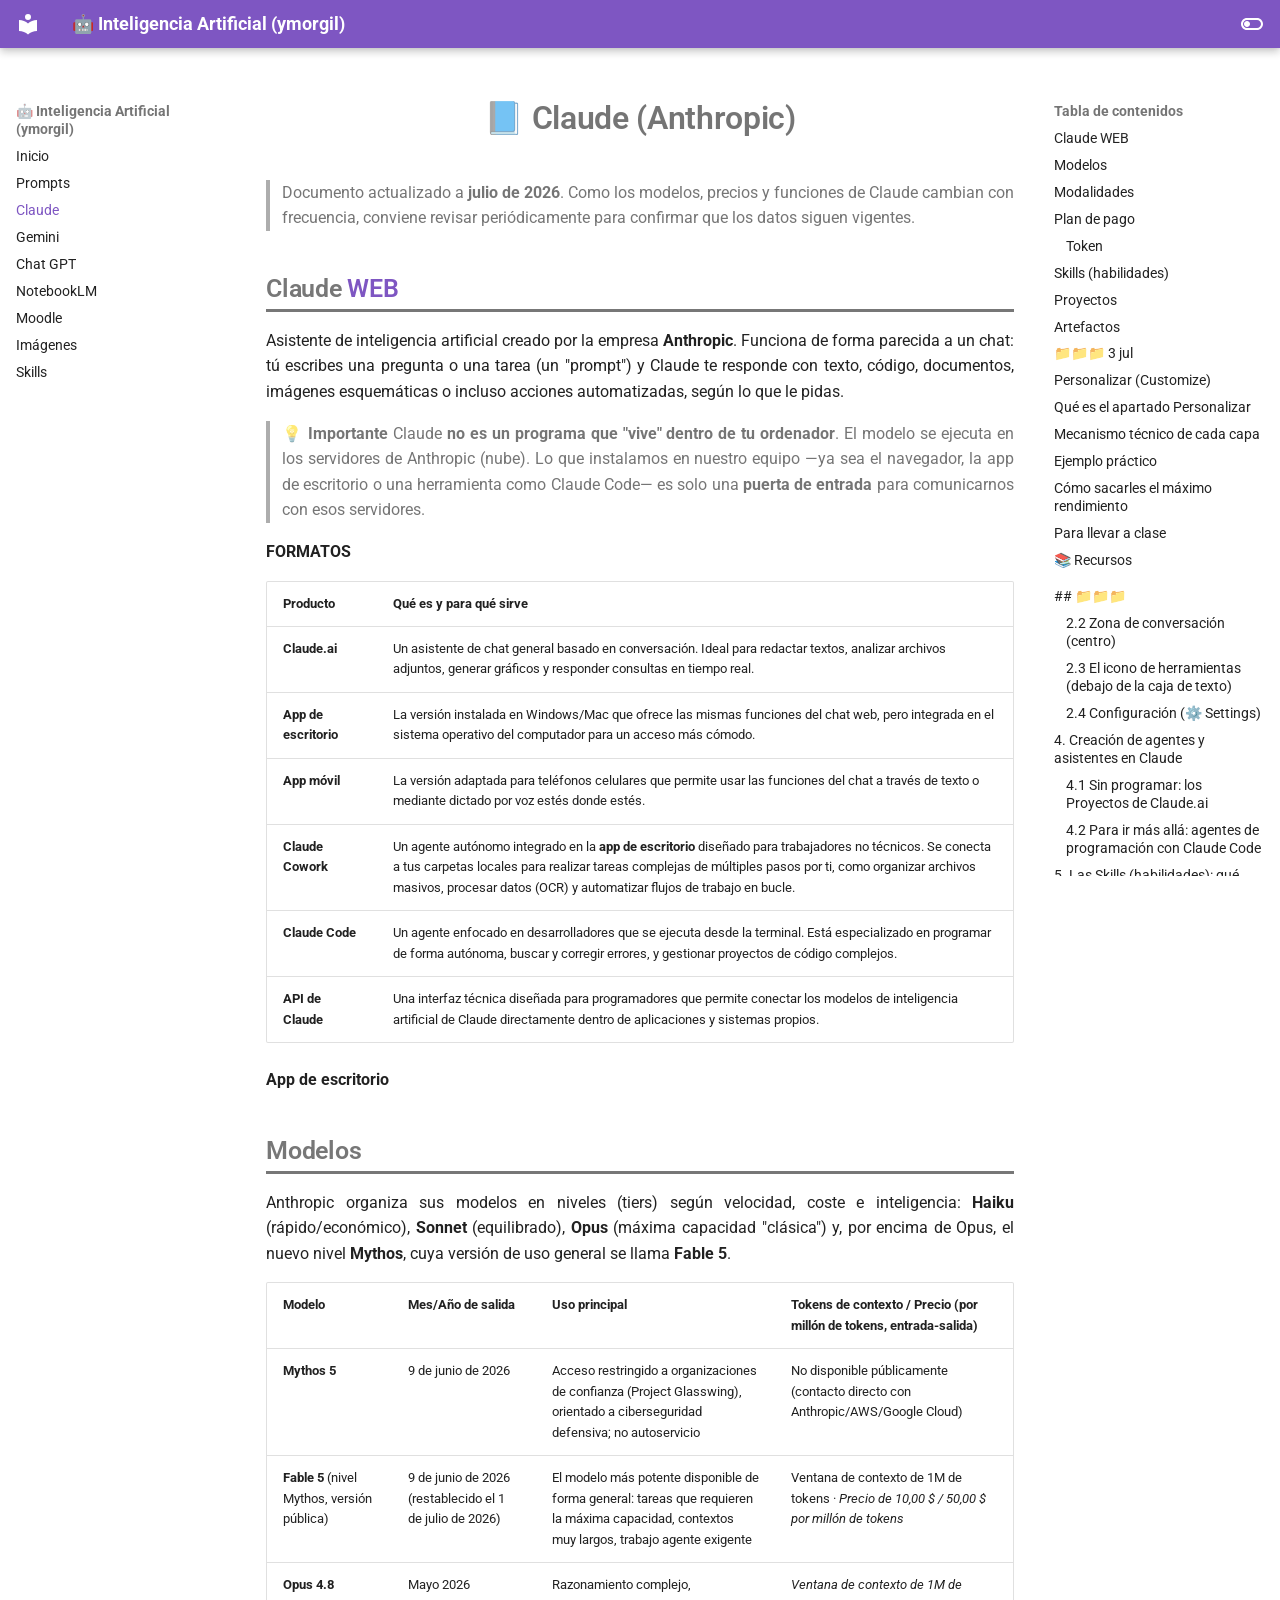
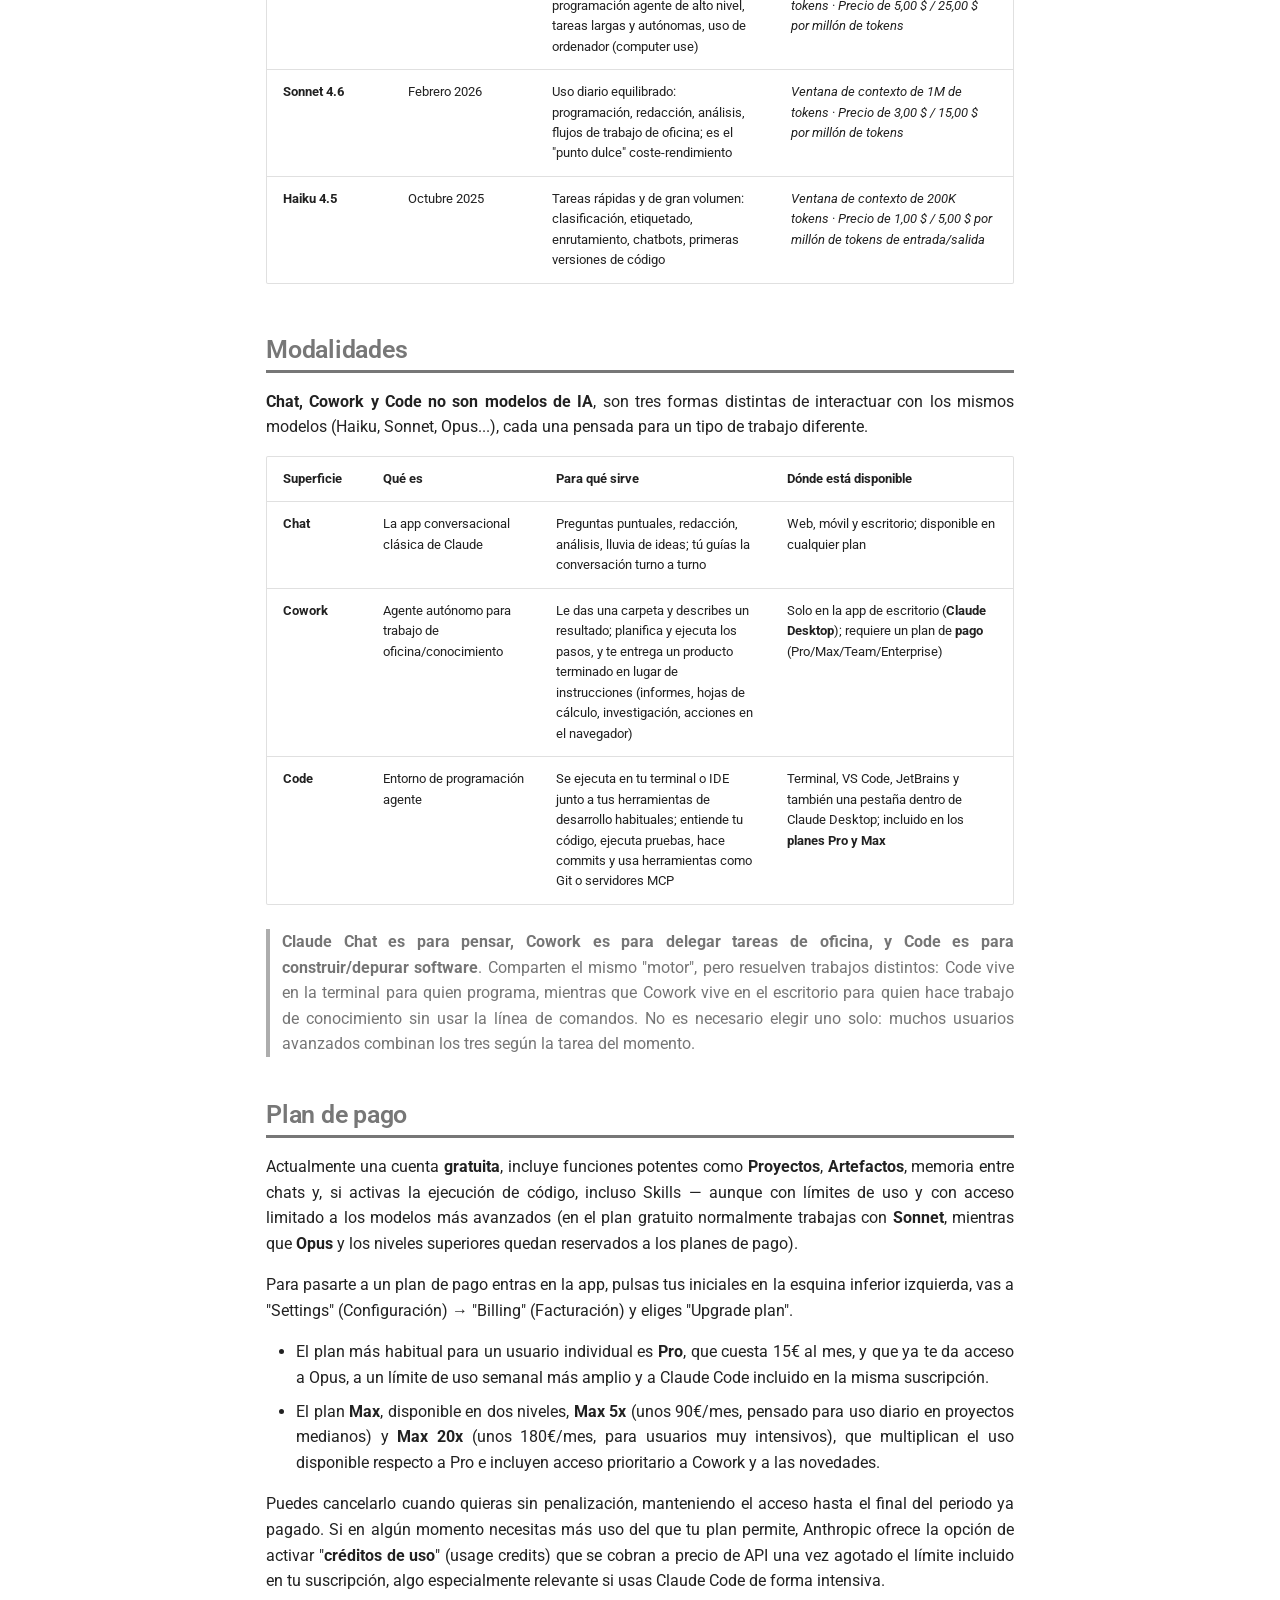
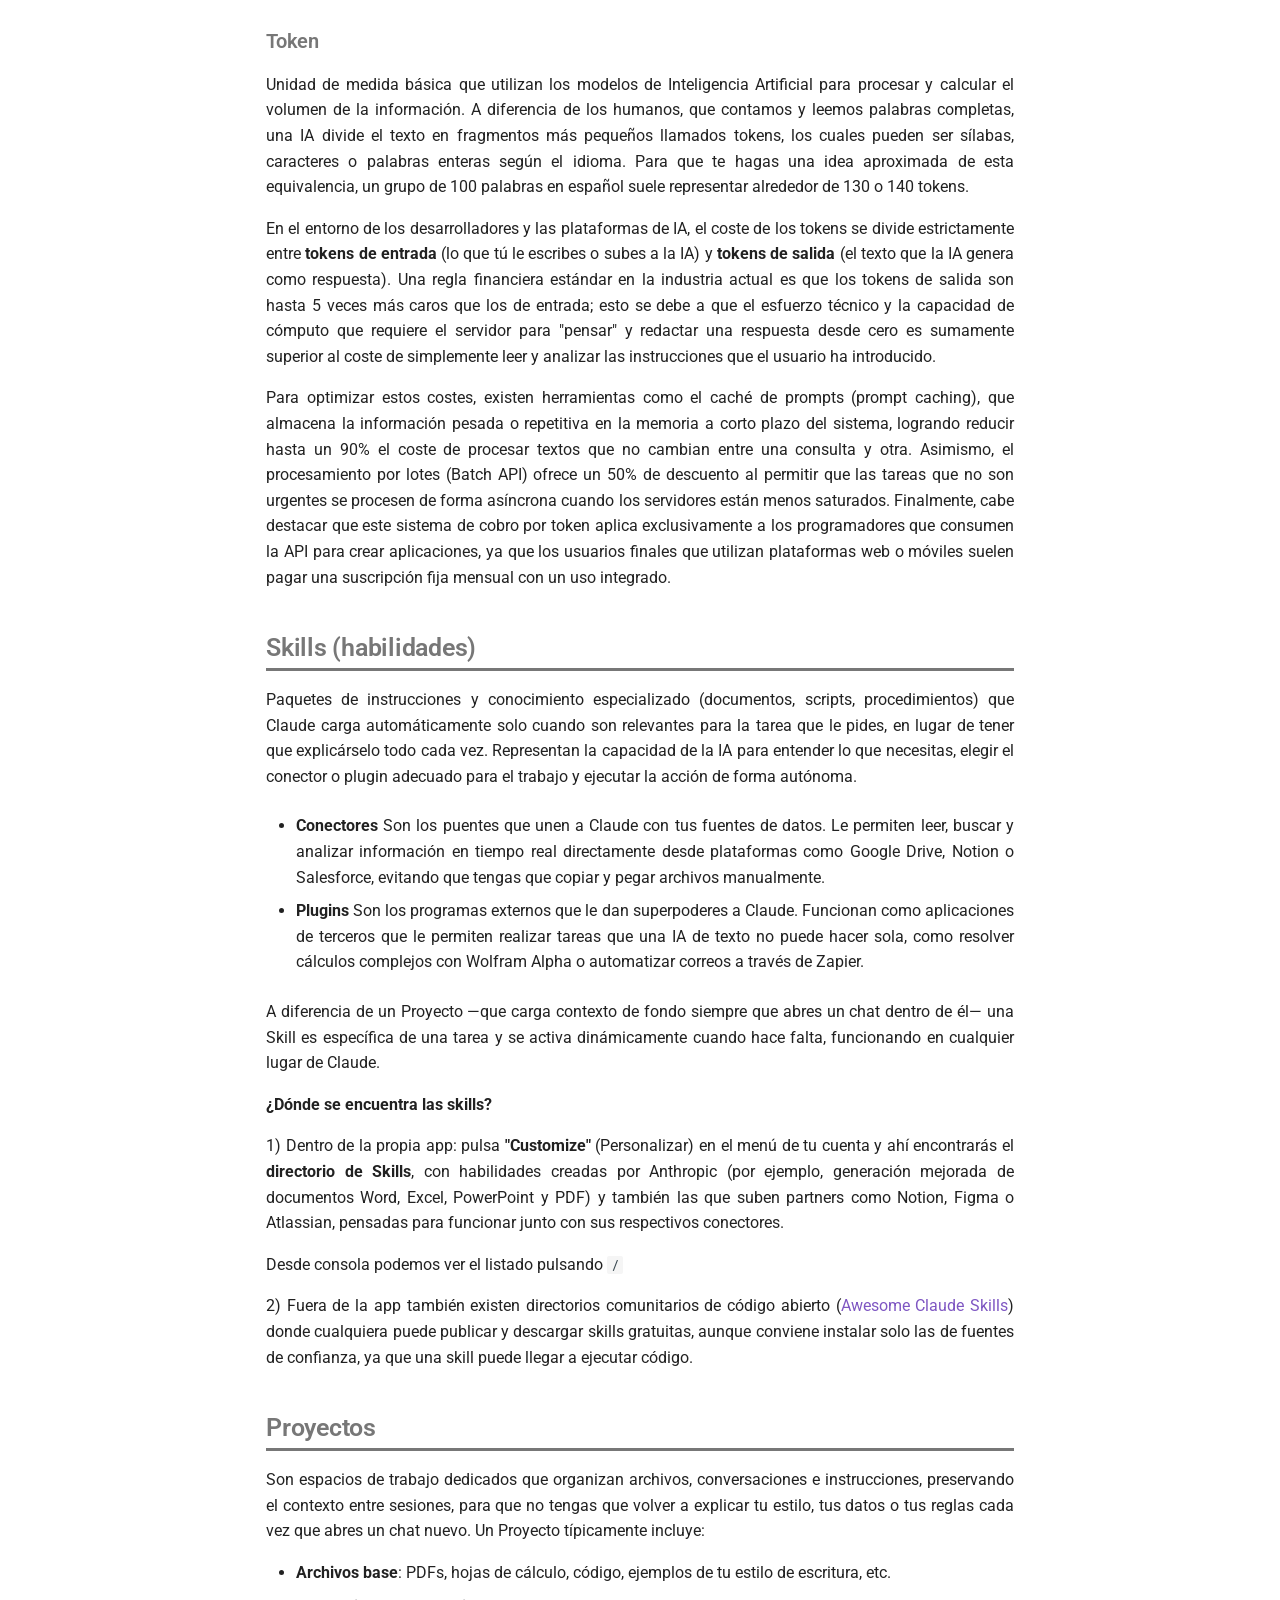
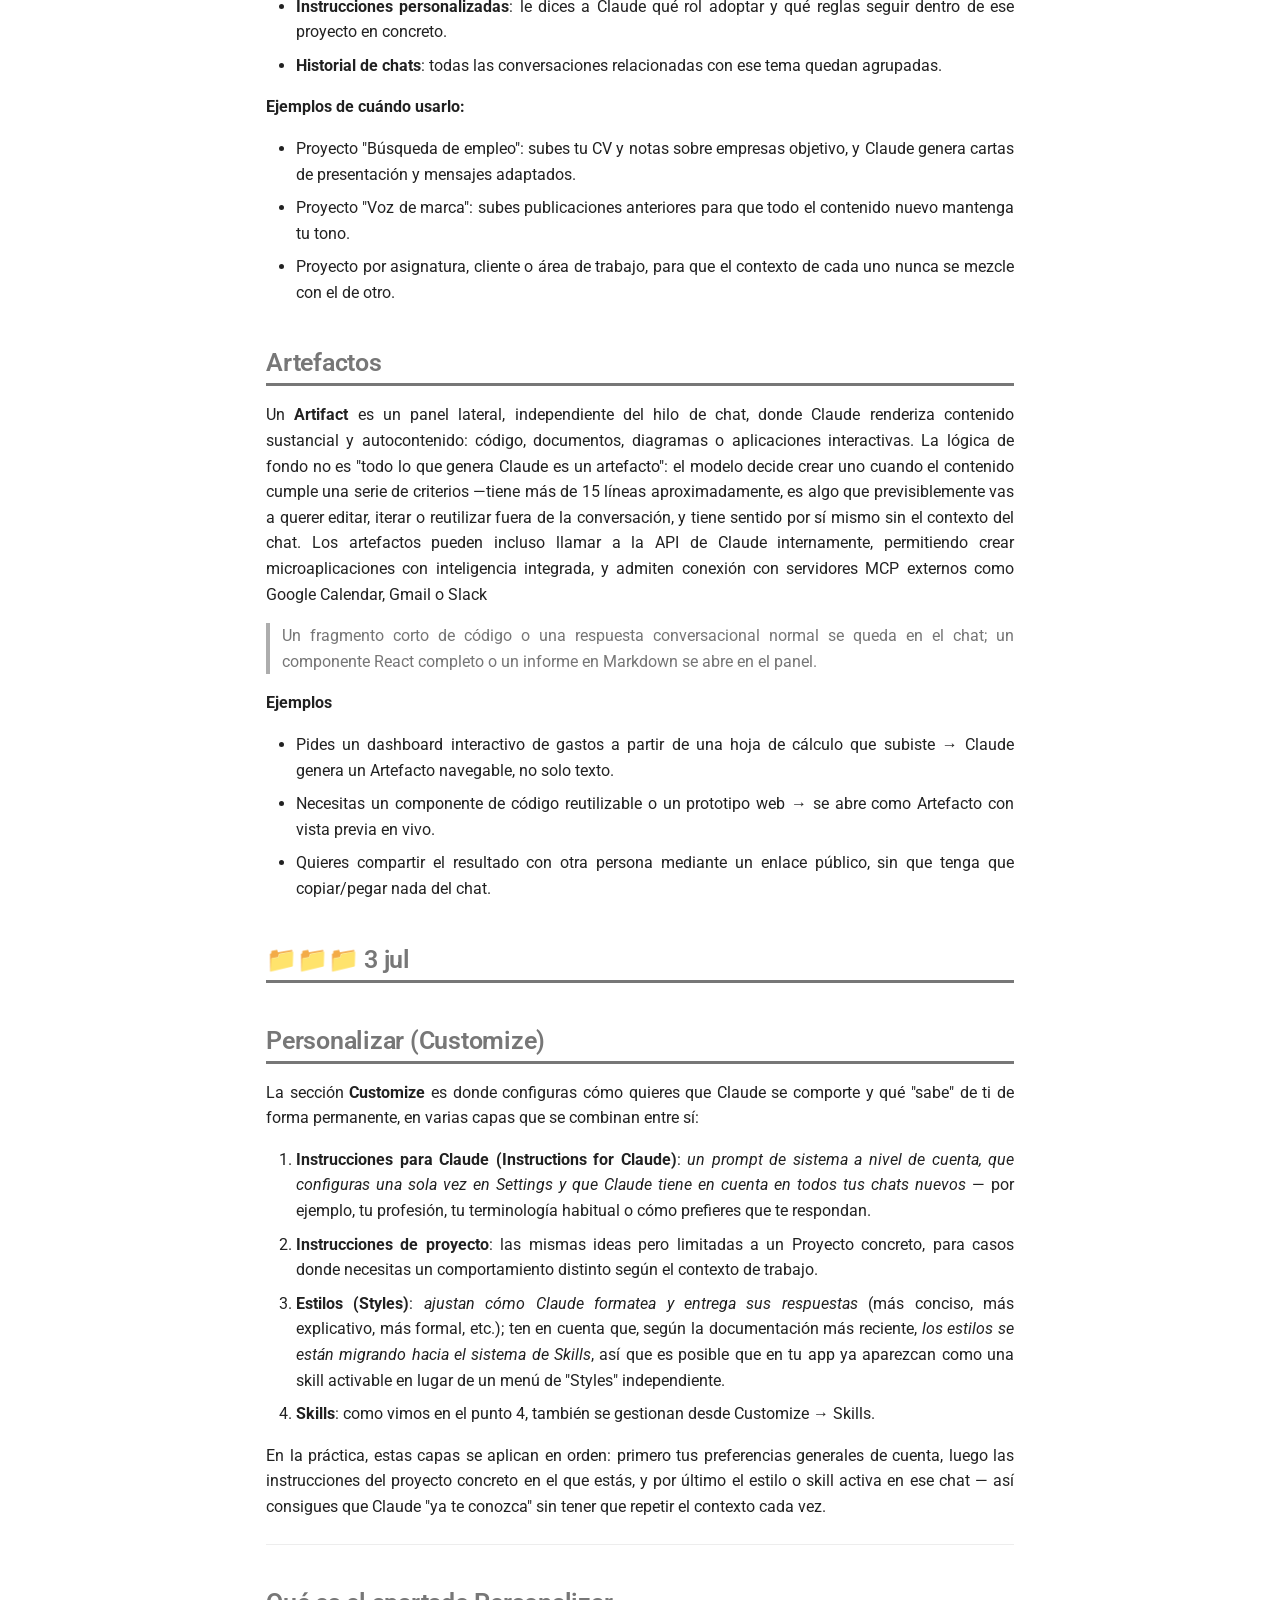
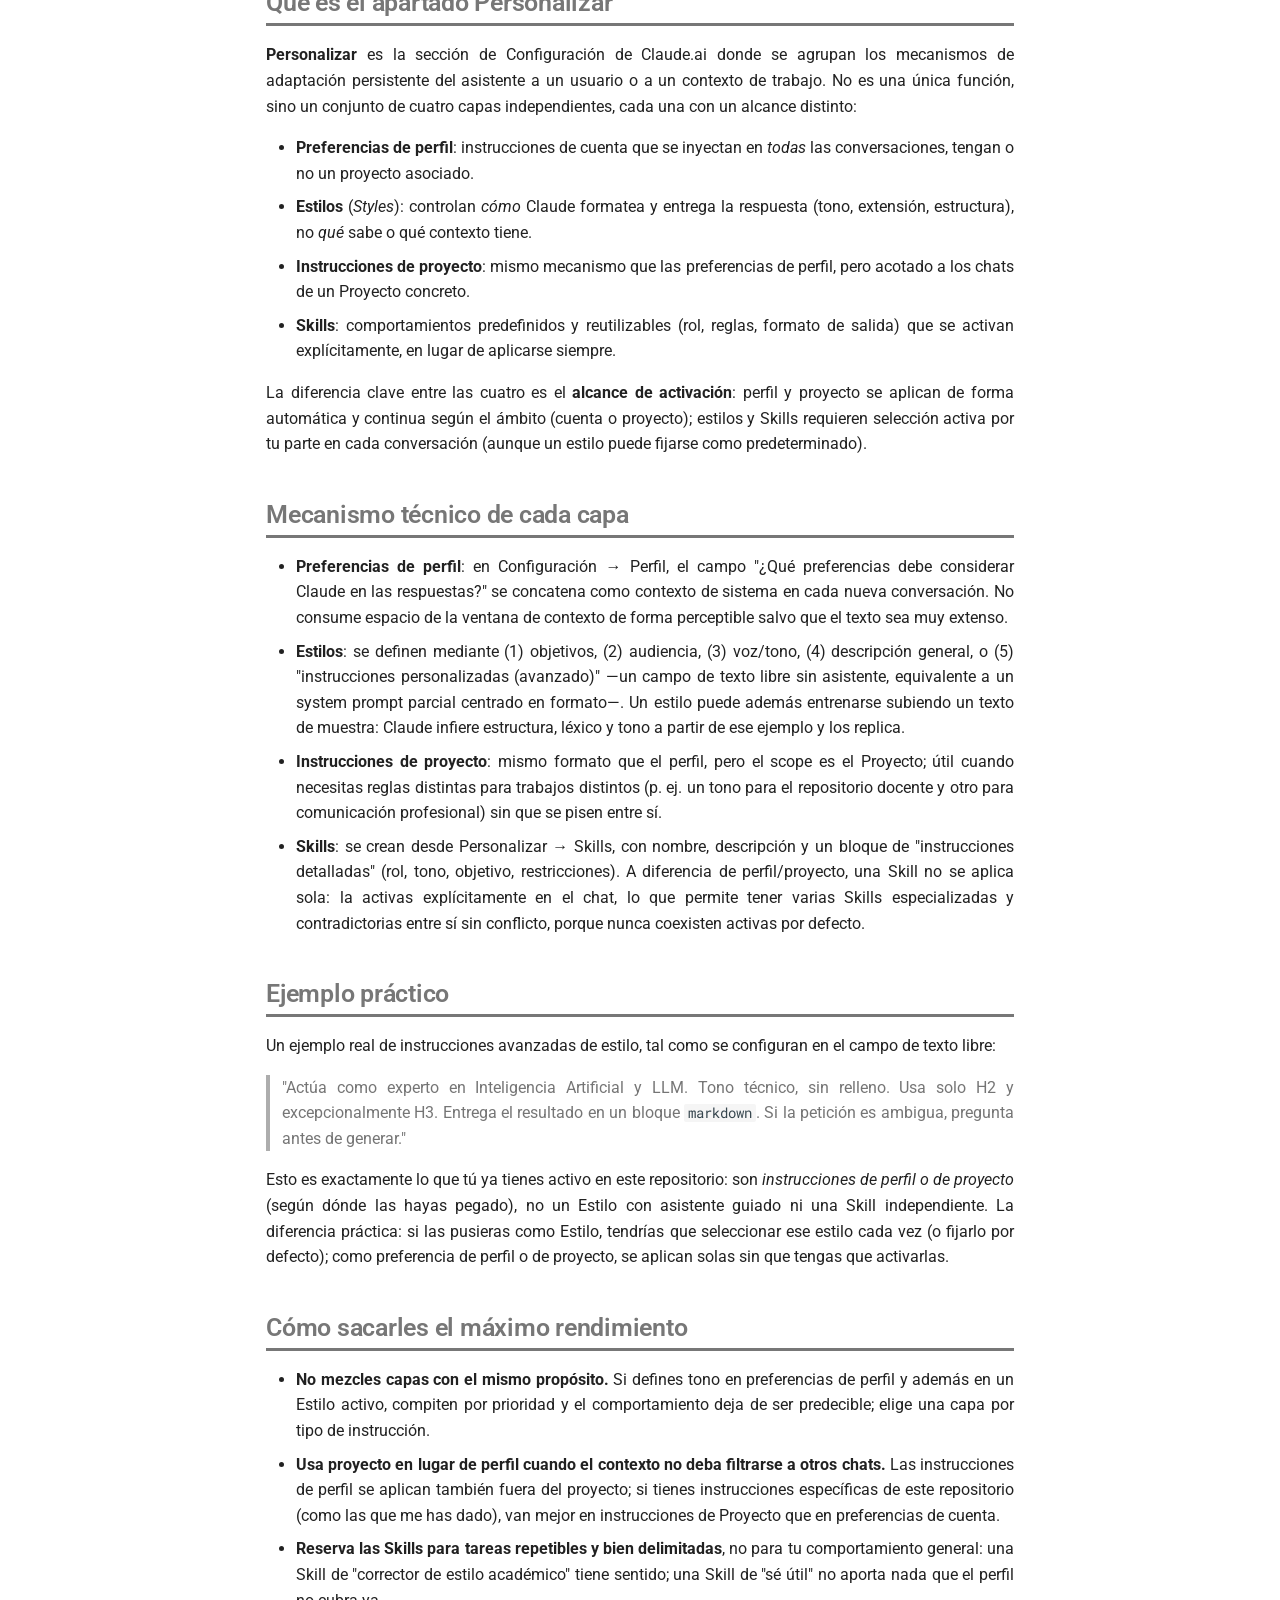
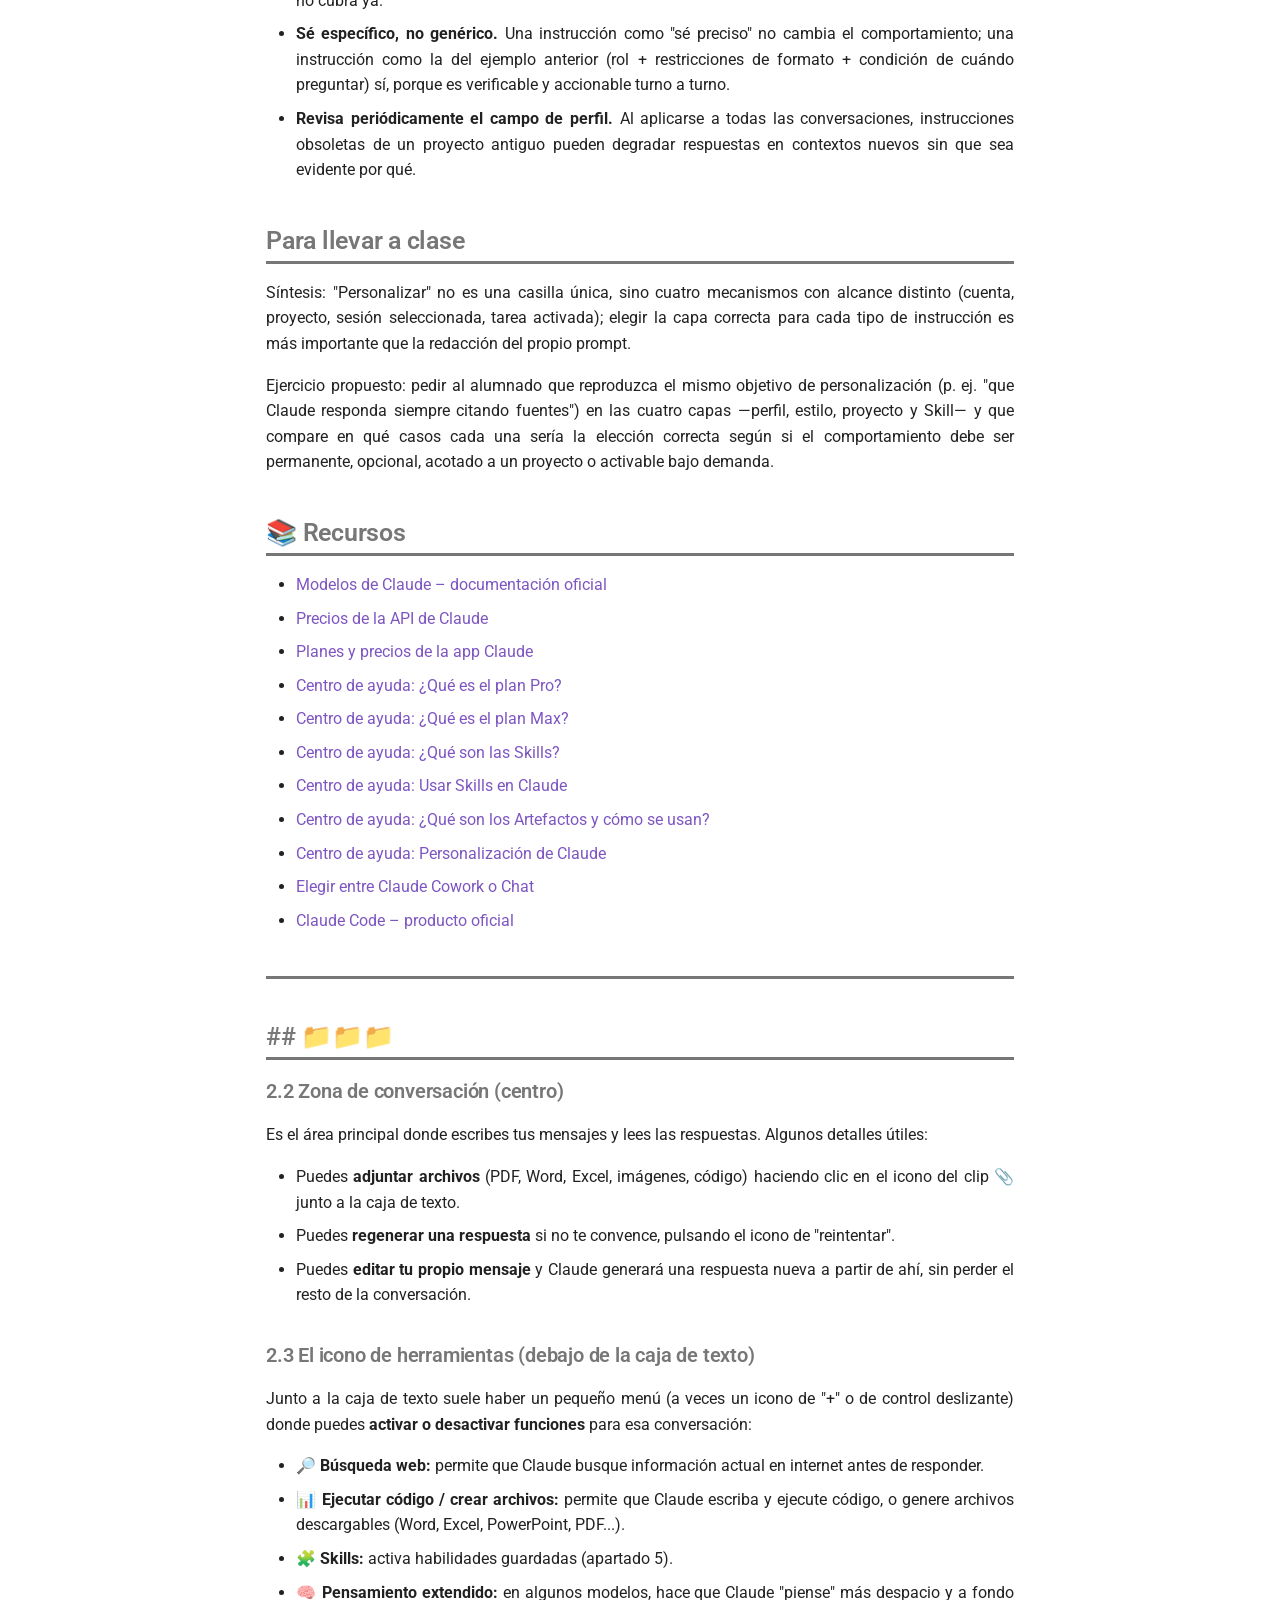
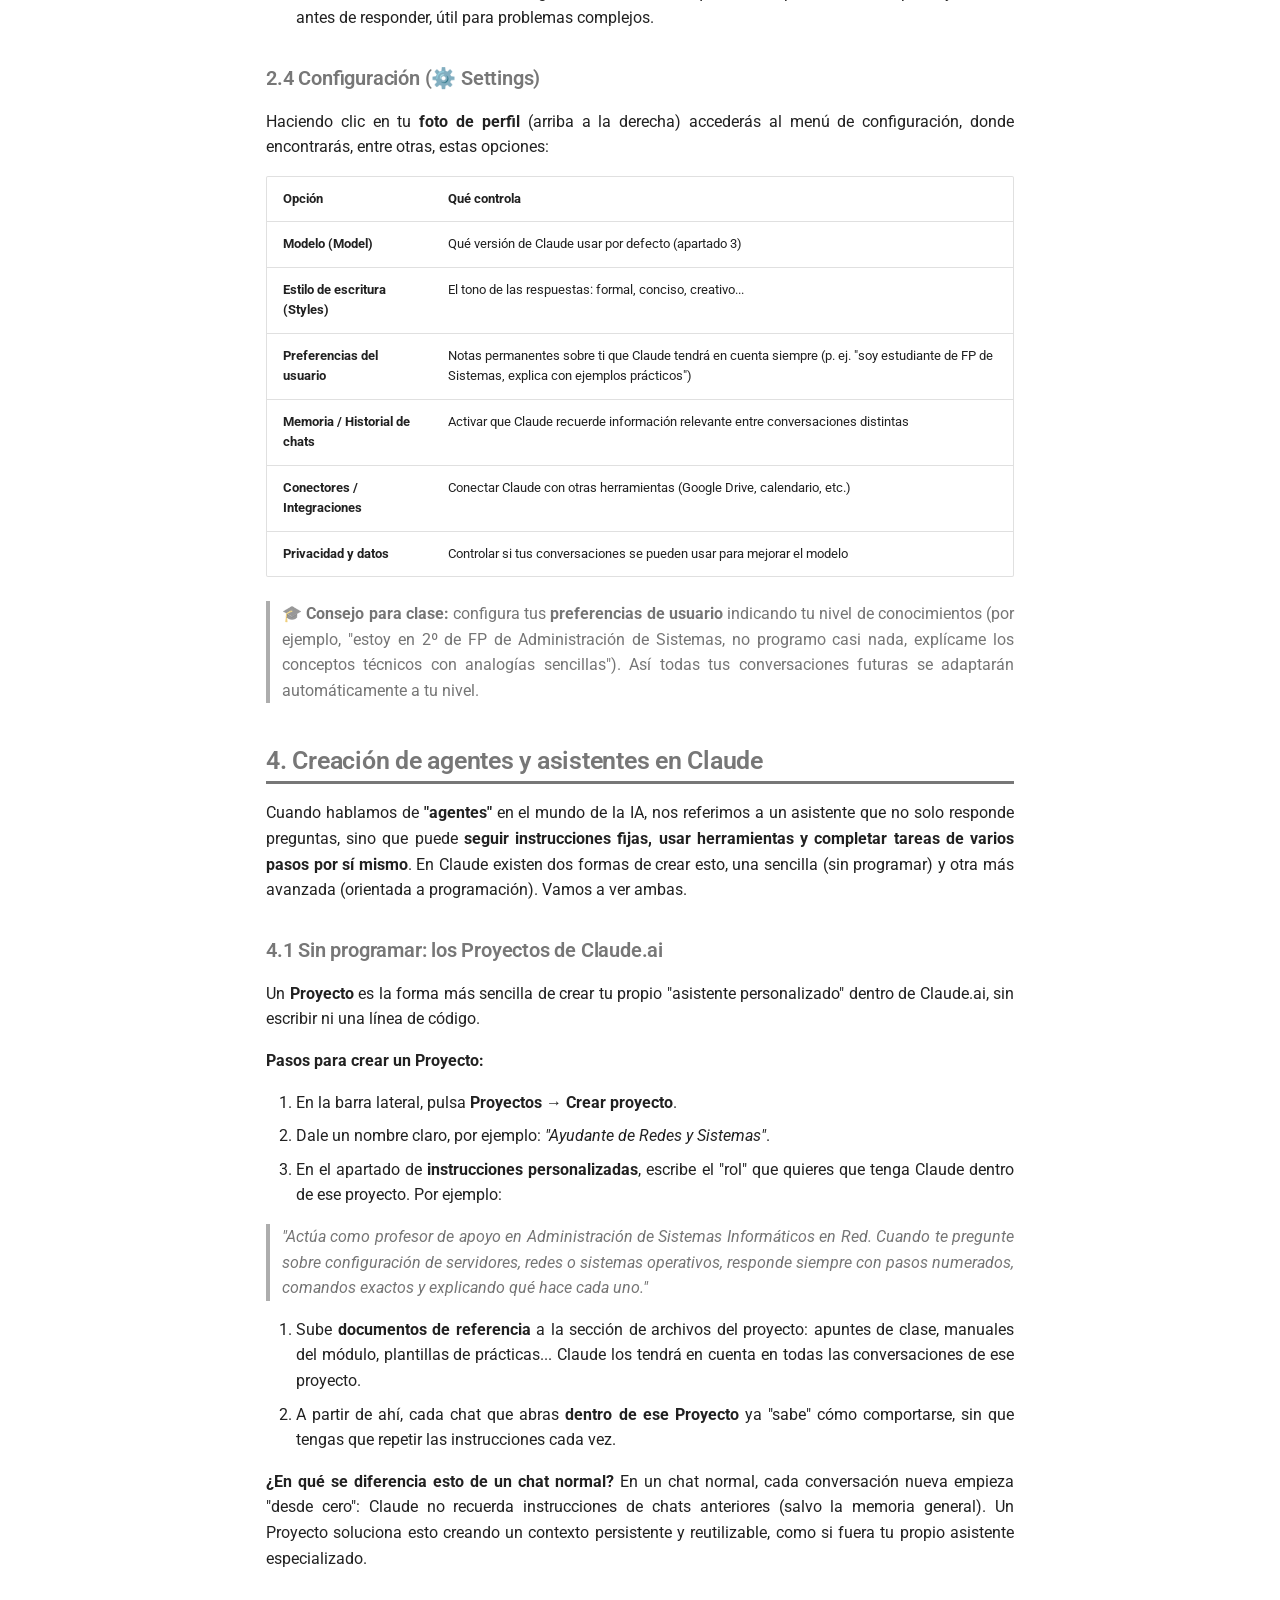
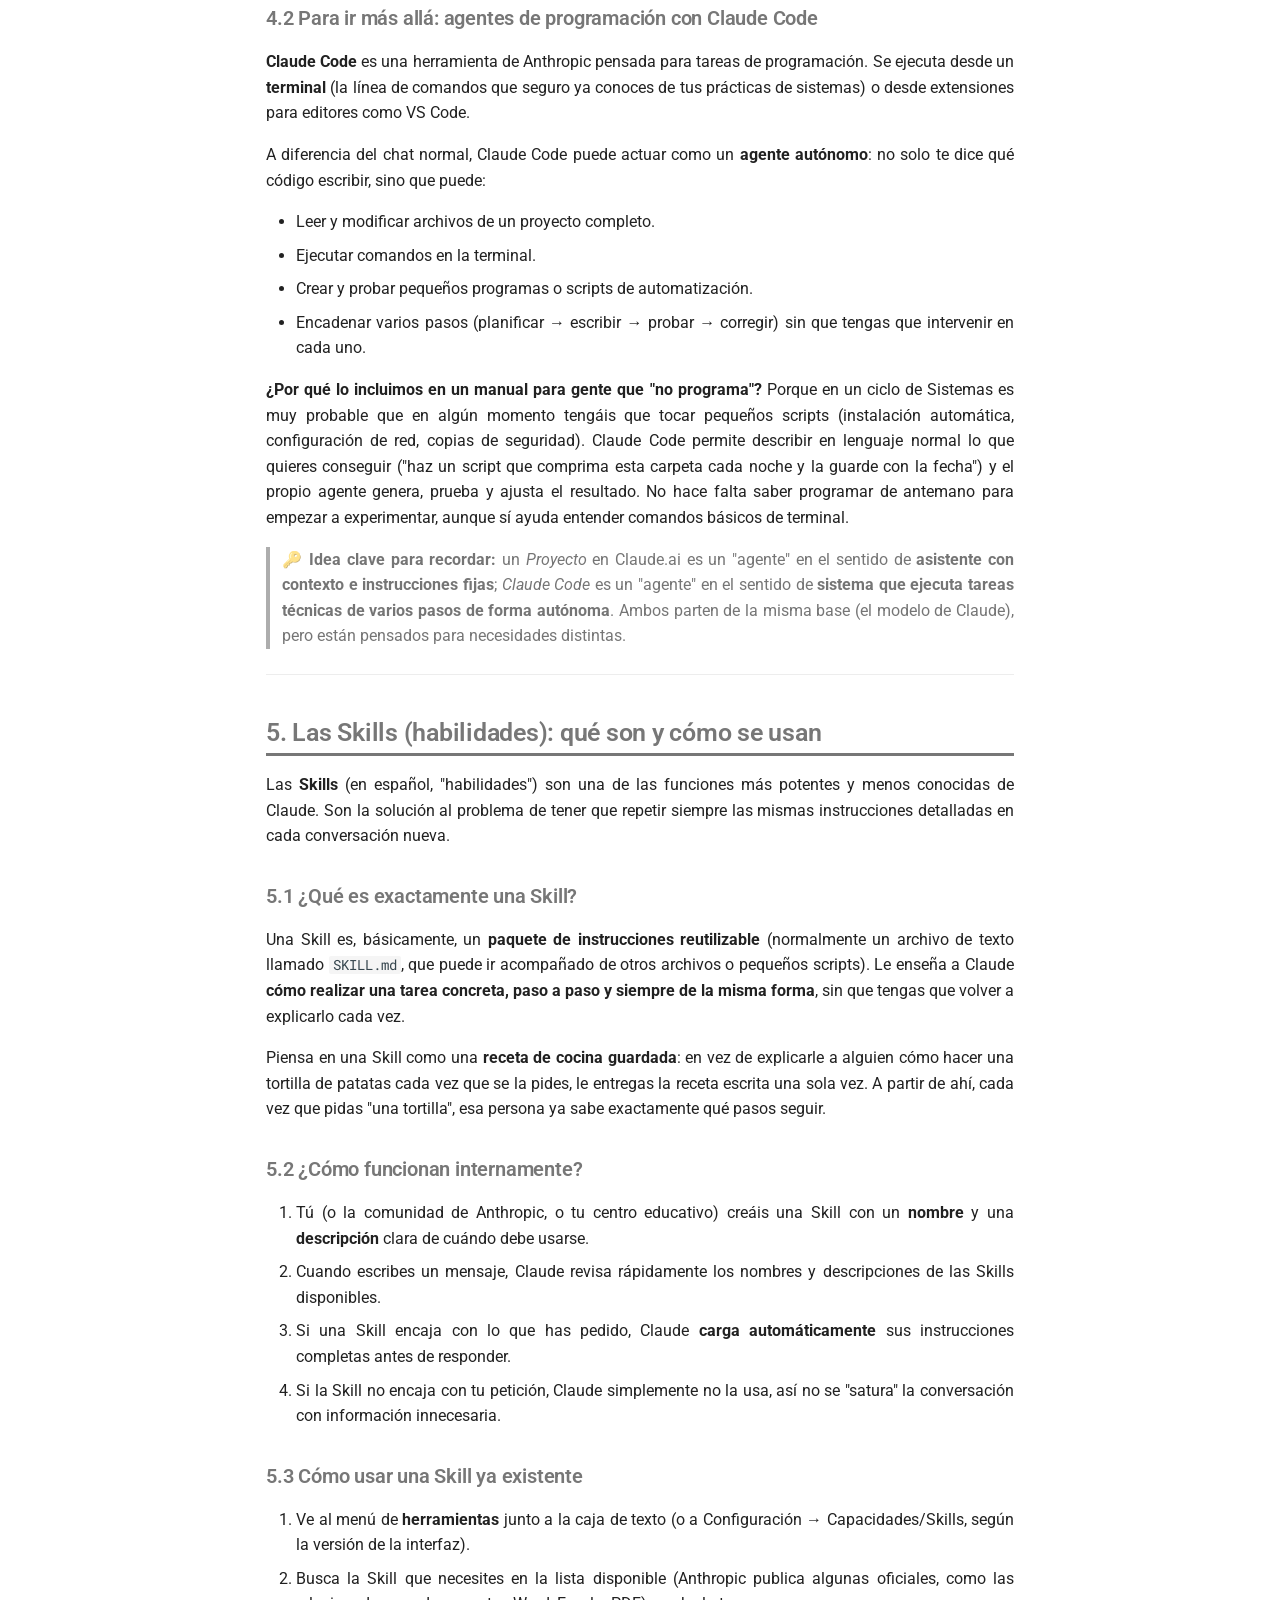
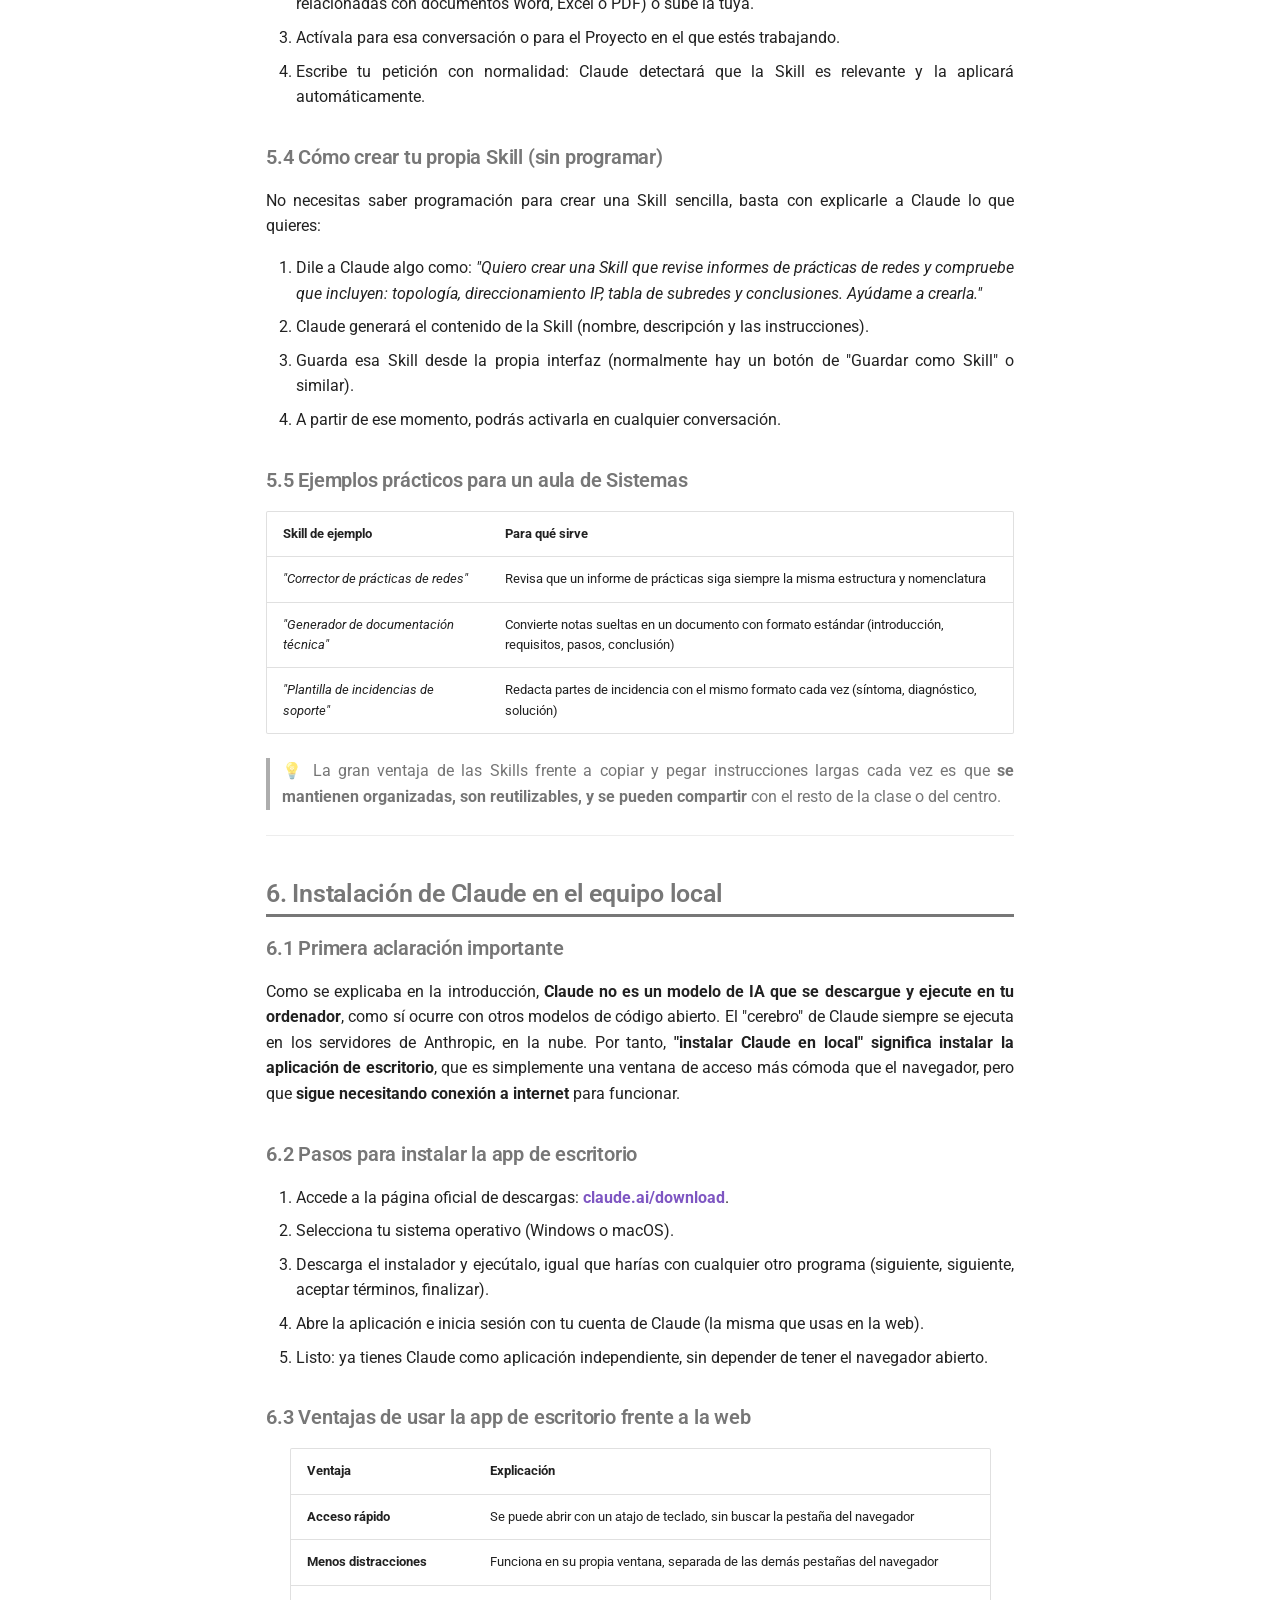
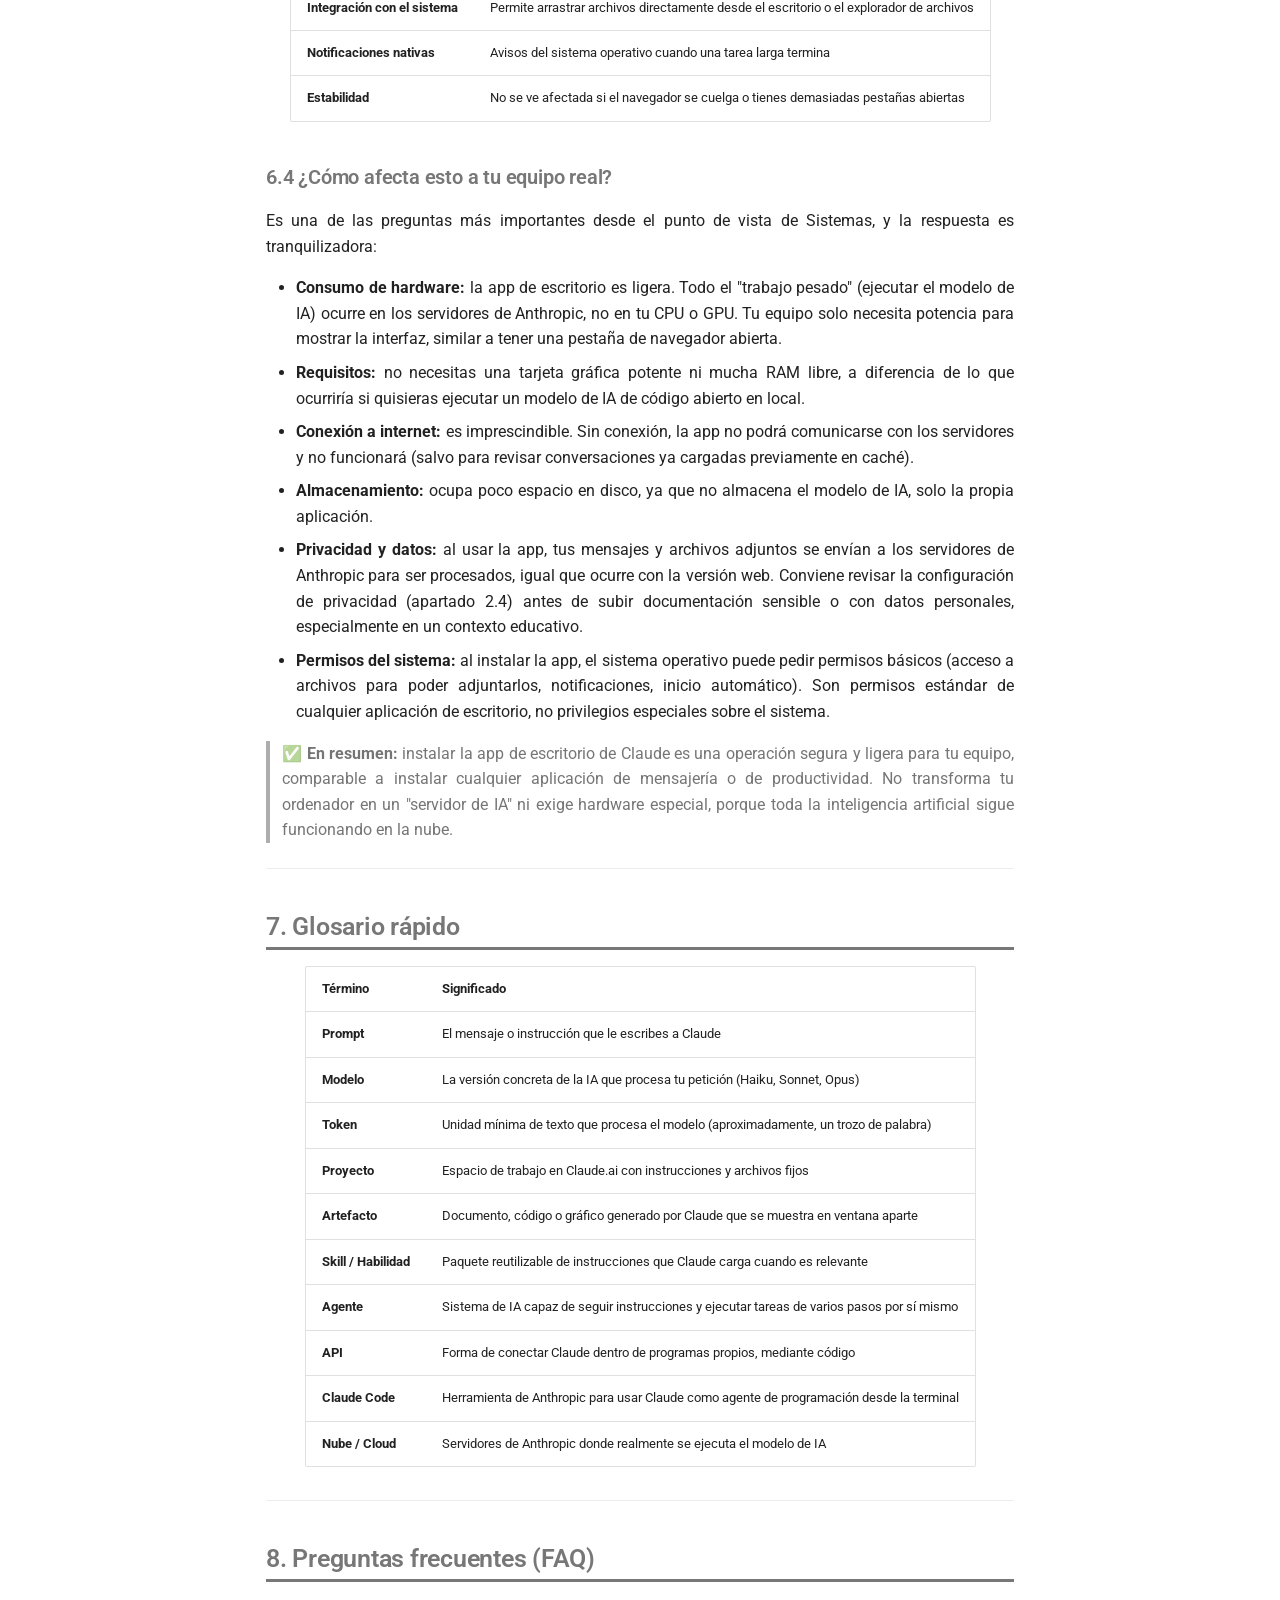
<file: 02claude/index.html>
<!DOCTYPE html><html lang="es" class="no-js"><head>
    
      <meta charset="utf-8">
      <meta name="viewport" content="width=device-width,initial-scale=1">
      
      
      
        <link rel="canonical" href="https://ymorgil.github.io/intart/02claude/">
      
      
        <link rel="prev" href="../01prompts/">
      
      
        <link rel="next" href="../03gemini/">
      
      
        
      
      
      <link rel="icon" href="../assets/images/favicon.png">
      <meta name="generator" content="mkdocs-1.6.1, mkdocs-material-9.7.7">
    
    
      
        <title>Claude - 🤖 Inteligencia Artificial (ymorgil)</title>
      
    
    
      <link rel="stylesheet" href="../assets/stylesheets/main.ec1eaa64.min.css">
      
        
        <link rel="stylesheet" href="../assets/stylesheets/palette.ab4e12ef.min.css">
      
      


    
    
      
    
    
      
        
        
        <link rel="preconnect" href="https://fonts.gstatic.com" crossorigin="">
        <link rel="stylesheet" href="https://fonts.googleapis.com/css?family=Roboto:300,300i,400,400i,700,700i%7CRoboto+Mono:400,400i,700,700i&amp;display=fallback">
        <style>:root{--md-text-font:"Roboto";--md-code-font:"Roboto Mono"}</style>
      
    
    
      <link rel="stylesheet" href="../assets/css/extra.css">
    
    <script>__md_scope=new URL("..",location),__md_hash=e=>[...e].reduce(((e,_)=>(e<<5)-e+_.charCodeAt(0)),0),__md_get=(e,_=localStorage,t=__md_scope)=>JSON.parse(_.getItem(t.pathname+"."+e)),__md_set=(e,_,t=localStorage,a=__md_scope)=>{try{t.setItem(a.pathname+"."+e,JSON.stringify(_))}catch(e){}}</script>
    
      

    
    
  <link href="../assets/stylesheets/glightbox.min.css" rel="stylesheet"><script src="../assets/javascripts/glightbox.min.js"></script><style id="glightbox-style">
            html.glightbox-open { overflow: initial; height: 100%; }
            .gslide-title { margin-top: 0px; user-select: text; }
            .gslide-desc { color: #666; user-select: text; }
            .gslide-image img { background: white; }
            .gscrollbar-fixer { padding-right: 15px; }
            .gdesc-inner { font-size: 0.75rem; }
            body[data-md-color-scheme="slate"] .gdesc-inner { background: var(--md-default-bg-color); }
            body[data-md-color-scheme="slate"] .gslide-title { color: var(--md-default-fg-color); }
            body[data-md-color-scheme="slate"] .gslide-desc { color: var(--md-default-fg-color); }
        </style></head>
  
  
    
    
      
    
    
    
    
    <body dir="ltr" data-md-color-scheme="default" data-md-color-primary="deep-purple" data-md-color-accent="indigo">
  
    
    <input class="md-toggle" data-md-toggle="drawer" type="checkbox" id="__drawer" autocomplete="off">
    <input class="md-toggle" data-md-toggle="search" type="checkbox" id="__search" autocomplete="off">
    <label class="md-overlay" for="__drawer"></label>
    <div data-md-component="skip">
      
        
        <a href="#claude-anthropic" class="md-skip">
          Saltar a contenido
        </a>
      
    </div>
    <div data-md-component="announce">
      
    </div>
    
    
      

  

<header class="md-header md-header--shadow" data-md-component="header">
  <nav class="md-header__inner md-grid" aria-label="Cabecera">
    <a href=".." title="🤖 Inteligencia Artificial (ymorgil)" class="md-header__button md-logo" aria-label="🤖 Inteligencia Artificial (ymorgil)" data-md-component="logo">
      
  
  <svg xmlns="http://www.w3.org/2000/svg" viewBox="0 0 24 24"><path d="M12 8a3 3 0 0 0 3-3 3 3 0 0 0-3-3 3 3 0 0 0-3 3 3 3 0 0 0 3 3m0 3.54C9.64 9.35 6.5 8 3 8v11c3.5 0 6.64 1.35 9 3.54 2.36-2.19 5.5-3.54 9-3.54V8c-3.5 0-6.64 1.35-9 3.54"></path></svg>

    </a>
    <label class="md-header__button md-icon" for="__drawer">
      
      <svg xmlns="http://www.w3.org/2000/svg" viewBox="0 0 24 24"><path d="M3 6h18v2H3zm0 5h18v2H3zm0 5h18v2H3z"></path></svg>
    </label>
    <div class="md-header__title" data-md-component="header-title">
      <div class="md-header__ellipsis">
        <div class="md-header__topic">
          <span class="md-ellipsis">
            🤖 Inteligencia Artificial (ymorgil)
          </span>
        </div>
        <div class="md-header__topic" data-md-component="header-topic">
          <span class="md-ellipsis">
            
              Claude
            
          </span>
        </div>
      </div>
    </div>
    
      
        <form class="md-header__option" data-md-component="palette">
  
    
    
    
    <input class="md-option" data-md-color-media="" data-md-color-scheme="default" data-md-color-primary="deep-purple" data-md-color-accent="indigo" aria-label="Modo oscuro" type="radio" name="__palette" id="__palette_0">
    
      <label class="md-header__button md-icon" title="Modo oscuro" for="__palette_1" hidden="">
        <svg xmlns="http://www.w3.org/2000/svg" viewBox="0 0 24 24"><path d="M17 6H7c-3.31 0-6 2.69-6 6s2.69 6 6 6h10c3.31 0 6-2.69 6-6s-2.69-6-6-6m0 10H7c-2.21 0-4-1.79-4-4s1.79-4 4-4h10c2.21 0 4 1.79 4 4s-1.79 4-4 4M7 9c-1.66 0-3 1.34-3 3s1.34 3 3 3 3-1.34 3-3-1.34-3-3-3"></path></svg>
      </label>
    
  
    
    
    
    <input class="md-option" data-md-color-media="" data-md-color-scheme="slate" data-md-color-primary="teal" data-md-color-accent="green" aria-label="Modo claro" type="radio" name="__palette" id="__palette_1">
    
      <label class="md-header__button md-icon" title="Modo claro" for="__palette_0" hidden="">
        <svg xmlns="http://www.w3.org/2000/svg" viewBox="0 0 24 24"><path d="M17 7H7a5 5 0 0 0-5 5 5 5 0 0 0 5 5h10a5 5 0 0 0 5-5 5 5 0 0 0-5-5m0 8a3 3 0 0 1-3-3 3 3 0 0 1 3-3 3 3 0 0 1 3 3 3 3 0 0 1-3 3"></path></svg>
      </label>
    
  
</form>
      
    
    
      <script>var palette=__md_get("__palette");if(palette&&palette.color){if("(prefers-color-scheme)"===palette.color.media){var media=matchMedia("(prefers-color-scheme: light)"),input=document.querySelector(media.matches?"[data-md-color-media='(prefers-color-scheme: light)']":"[data-md-color-media='(prefers-color-scheme: dark)']");palette.color.media=input.getAttribute("data-md-color-media"),palette.color.scheme=input.getAttribute("data-md-color-scheme"),palette.color.primary=input.getAttribute("data-md-color-primary"),palette.color.accent=input.getAttribute("data-md-color-accent")}for(var[key,value]of Object.entries(palette.color))document.body.setAttribute("data-md-color-"+key,value)}</script>
    
    
    
    
  </nav>
  
</header>
    
    <div class="md-container" data-md-component="container">
      
      
        
          
        
      
      <main class="md-main" data-md-component="main">
        <div class="md-main__inner md-grid">
          
            
              
              <div class="md-sidebar md-sidebar--primary" data-md-component="sidebar" data-md-type="navigation">
                <div class="md-sidebar__scrollwrap">
                  <div class="md-sidebar__inner">
                    



<nav class="md-nav md-nav--primary" aria-label="Navegación" data-md-level="0">
  <label class="md-nav__title" for="__drawer">
    <a href=".." title="🤖 Inteligencia Artificial (ymorgil)" class="md-nav__button md-logo" aria-label="🤖 Inteligencia Artificial (ymorgil)" data-md-component="logo">
      
  
  <svg xmlns="http://www.w3.org/2000/svg" viewBox="0 0 24 24"><path d="M12 8a3 3 0 0 0 3-3 3 3 0 0 0-3-3 3 3 0 0 0-3 3 3 3 0 0 0 3 3m0 3.54C9.64 9.35 6.5 8 3 8v11c3.5 0 6.64 1.35 9 3.54 2.36-2.19 5.5-3.54 9-3.54V8c-3.5 0-6.64 1.35-9 3.54"></path></svg>

    </a>
    🤖 Inteligencia Artificial (ymorgil)
  </label>
  
  <ul class="md-nav__list" data-md-scrollfix="">
    
      
      
  
  
  
  
    <li class="md-nav__item">
      <a href=".." class="md-nav__link">
        
  
  
  <span class="md-ellipsis">
    
  
    Inicio
  

    
  </span>
  
  

      </a>
    </li>
  

    
      
      
  
  
  
  
    <li class="md-nav__item">
      <a href="../01prompts/" class="md-nav__link">
        
  
  
  <span class="md-ellipsis">
    
  
    Prompts
  

    
  </span>
  
  

      </a>
    </li>
  

    
      
      
  
  
    
  
  
  
    <li class="md-nav__item md-nav__item--active">
      
      <input class="md-nav__toggle md-toggle" type="checkbox" id="__toc">
      
      
        
      
      
        <label class="md-nav__link md-nav__link--active" for="__toc">
          
  
  
  <span class="md-ellipsis">
    
  
    Claude
  

    
  </span>
  
  

          <span class="md-nav__icon md-icon"></span>
        </label>
      
      <a href="./" class="md-nav__link md-nav__link--active">
        
  
  
  <span class="md-ellipsis">
    
  
    Claude
  

    
  </span>
  
  

      </a>
      
        

<nav class="md-nav md-nav--secondary" aria-label="Tabla de contenidos">
  
  
  
    
  
  
    <label class="md-nav__title" for="__toc">
      <span class="md-nav__icon md-icon"></span>
      Tabla de contenidos
    </label>
    <ul class="md-nav__list" data-md-component="toc" data-md-scrollfix="">
      
        <li class="md-nav__item">
  <a href="#claude-web" class="md-nav__link">
    <span class="md-ellipsis">
      
        Claude WEB
      
    </span>
  </a>
  
</li>
      
        <li class="md-nav__item">
  <a href="#modelos" class="md-nav__link">
    <span class="md-ellipsis">
      
        Modelos
      
    </span>
  </a>
  
</li>
      
        <li class="md-nav__item">
  <a href="#modalidades" class="md-nav__link">
    <span class="md-ellipsis">
      
        Modalidades
      
    </span>
  </a>
  
</li>
      
        <li class="md-nav__item">
  <a href="#plan-de-pago" class="md-nav__link">
    <span class="md-ellipsis">
      
        Plan de pago
      
    </span>
  </a>
  
    <nav class="md-nav" aria-label="Plan de pago">
      <ul class="md-nav__list">
        
          <li class="md-nav__item">
  <a href="#token" class="md-nav__link">
    <span class="md-ellipsis">
      
        Token
      
    </span>
  </a>
  
</li>
        
      </ul>
    </nav>
  
</li>
      
        <li class="md-nav__item">
  <a href="#skills-habilidades" class="md-nav__link">
    <span class="md-ellipsis">
      
        Skills (habilidades)
      
    </span>
  </a>
  
</li>
      
        <li class="md-nav__item">
  <a href="#proyectos" class="md-nav__link">
    <span class="md-ellipsis">
      
        Proyectos
      
    </span>
  </a>
  
</li>
      
        <li class="md-nav__item">
  <a href="#artefactos" class="md-nav__link">
    <span class="md-ellipsis">
      
        Artefactos
      
    </span>
  </a>
  
</li>
      
        <li class="md-nav__item">
  <a href="#3-jul" class="md-nav__link">
    <span class="md-ellipsis">
      
        📁📁📁 3 jul
      
    </span>
  </a>
  
</li>
      
        <li class="md-nav__item">
  <a href="#personalizar-customize" class="md-nav__link">
    <span class="md-ellipsis">
      
        Personalizar (Customize)
      
    </span>
  </a>
  
</li>
      
        <li class="md-nav__item">
  <a href="#que-es-el-apartado-personalizar" class="md-nav__link">
    <span class="md-ellipsis">
      
        Qué es el apartado Personalizar
      
    </span>
  </a>
  
</li>
      
        <li class="md-nav__item">
  <a href="#mecanismo-tecnico-de-cada-capa" class="md-nav__link">
    <span class="md-ellipsis">
      
        Mecanismo técnico de cada capa
      
    </span>
  </a>
  
</li>
      
        <li class="md-nav__item">
  <a href="#ejemplo-practico" class="md-nav__link">
    <span class="md-ellipsis">
      
        Ejemplo práctico
      
    </span>
  </a>
  
</li>
      
        <li class="md-nav__item">
  <a href="#como-sacarles-el-maximo-rendimiento" class="md-nav__link">
    <span class="md-ellipsis">
      
        Cómo sacarles el máximo rendimiento
      
    </span>
  </a>
  
</li>
      
        <li class="md-nav__item">
  <a href="#para-llevar-a-clase" class="md-nav__link">
    <span class="md-ellipsis">
      
        Para llevar a clase
      
    </span>
  </a>
  
</li>
      
        <li class="md-nav__item">
  <a href="#recursos" class="md-nav__link">
    <span class="md-ellipsis">
      
        📚 Recursos
      
    </span>
  </a>
  
</li>
      
        <li class="md-nav__item">
  <a href="#_1" class="md-nav__link">
    <span class="md-ellipsis">
      
        
      
    </span>
  </a>
  
</li>
      
        <li class="md-nav__item">
  <a href="#_2" class="md-nav__link">
    <span class="md-ellipsis">
      
        ## 📁📁📁
      
    </span>
  </a>
  
    <nav class="md-nav" aria-label="## 📁📁📁">
      <ul class="md-nav__list">
        
          <li class="md-nav__item">
  <a href="#22-zona-de-conversacion-centro" class="md-nav__link">
    <span class="md-ellipsis">
      
        2.2 Zona de conversación (centro)
      
    </span>
  </a>
  
</li>
        
          <li class="md-nav__item">
  <a href="#23-el-icono-de-herramientas-debajo-de-la-caja-de-texto" class="md-nav__link">
    <span class="md-ellipsis">
      
        2.3 El icono de herramientas (debajo de la caja de texto)
      
    </span>
  </a>
  
</li>
        
          <li class="md-nav__item">
  <a href="#24-configuracion-settings" class="md-nav__link">
    <span class="md-ellipsis">
      
        2.4 Configuración (⚙️ Settings)
      
    </span>
  </a>
  
</li>
        
      </ul>
    </nav>
  
</li>
      
        <li class="md-nav__item">
  <a href="#4-creacion-de-agentes-y-asistentes-en-claude" class="md-nav__link">
    <span class="md-ellipsis">
      
        4. Creación de agentes y asistentes en Claude
      
    </span>
  </a>
  
    <nav class="md-nav" aria-label="4. Creación de agentes y asistentes en Claude">
      <ul class="md-nav__list">
        
          <li class="md-nav__item">
  <a href="#41-sin-programar-los-proyectos-de-claudeai" class="md-nav__link">
    <span class="md-ellipsis">
      
        4.1 Sin programar: los Proyectos de Claude.ai
      
    </span>
  </a>
  
</li>
        
          <li class="md-nav__item">
  <a href="#42-para-ir-mas-alla-agentes-de-programacion-con-claude-code" class="md-nav__link">
    <span class="md-ellipsis">
      
        4.2 Para ir más allá: agentes de programación con Claude Code
      
    </span>
  </a>
  
</li>
        
      </ul>
    </nav>
  
</li>
      
        <li class="md-nav__item">
  <a href="#5-las-skills-habilidades-que-son-y-como-se-usan" class="md-nav__link">
    <span class="md-ellipsis">
      
        5. Las Skills (habilidades): qué son y cómo se usan
      
    </span>
  </a>
  
    <nav class="md-nav" aria-label="5. Las Skills (habilidades): qué son y cómo se usan">
      <ul class="md-nav__list">
        
          <li class="md-nav__item">
  <a href="#51-que-es-exactamente-una-skill" class="md-nav__link">
    <span class="md-ellipsis">
      
        5.1 ¿Qué es exactamente una Skill?
      
    </span>
  </a>
  
</li>
        
          <li class="md-nav__item">
  <a href="#52-como-funcionan-internamente" class="md-nav__link">
    <span class="md-ellipsis">
      
        5.2 ¿Cómo funcionan internamente?
      
    </span>
  </a>
  
</li>
        
          <li class="md-nav__item">
  <a href="#53-como-usar-una-skill-ya-existente" class="md-nav__link">
    <span class="md-ellipsis">
      
        5.3 Cómo usar una Skill ya existente
      
    </span>
  </a>
  
</li>
        
          <li class="md-nav__item">
  <a href="#54-como-crear-tu-propia-skill-sin-programar" class="md-nav__link">
    <span class="md-ellipsis">
      
        5.4 Cómo crear tu propia Skill (sin programar)
      
    </span>
  </a>
  
</li>
        
          <li class="md-nav__item">
  <a href="#55-ejemplos-practicos-para-un-aula-de-sistemas" class="md-nav__link">
    <span class="md-ellipsis">
      
        5.5 Ejemplos prácticos para un aula de Sistemas
      
    </span>
  </a>
  
</li>
        
      </ul>
    </nav>
  
</li>
      
        <li class="md-nav__item">
  <a href="#6-instalacion-de-claude-en-el-equipo-local" class="md-nav__link">
    <span class="md-ellipsis">
      
        6. Instalación de Claude en el equipo local
      
    </span>
  </a>
  
    <nav class="md-nav" aria-label="6. Instalación de Claude en el equipo local">
      <ul class="md-nav__list">
        
          <li class="md-nav__item">
  <a href="#61-primera-aclaracion-importante" class="md-nav__link">
    <span class="md-ellipsis">
      
        6.1 Primera aclaración importante
      
    </span>
  </a>
  
</li>
        
          <li class="md-nav__item">
  <a href="#62-pasos-para-instalar-la-app-de-escritorio" class="md-nav__link">
    <span class="md-ellipsis">
      
        6.2 Pasos para instalar la app de escritorio
      
    </span>
  </a>
  
</li>
        
          <li class="md-nav__item">
  <a href="#63-ventajas-de-usar-la-app-de-escritorio-frente-a-la-web" class="md-nav__link">
    <span class="md-ellipsis">
      
        6.3 Ventajas de usar la app de escritorio frente a la web
      
    </span>
  </a>
  
</li>
        
          <li class="md-nav__item">
  <a href="#64-como-afecta-esto-a-tu-equipo-real" class="md-nav__link">
    <span class="md-ellipsis">
      
        6.4 ¿Cómo afecta esto a tu equipo real?
      
    </span>
  </a>
  
</li>
        
      </ul>
    </nav>
  
</li>
      
        <li class="md-nav__item">
  <a href="#7-glosario-rapido" class="md-nav__link">
    <span class="md-ellipsis">
      
        7. Glosario rápido
      
    </span>
  </a>
  
</li>
      
        <li class="md-nav__item">
  <a href="#8-preguntas-frecuentes-faq" class="md-nav__link">
    <span class="md-ellipsis">
      
        8. Preguntas frecuentes (FAQ)
      
    </span>
  </a>
  
</li>
      
    </ul>
  
</nav>
      
    </li>
  

    
      
      
  
  
  
  
    <li class="md-nav__item">
      <a href="../03gemini/" class="md-nav__link">
        
  
  
  <span class="md-ellipsis">
    
  
    Gemini
  

    
  </span>
  
  

      </a>
    </li>
  

    
      
      
  
  
  
  
    <li class="md-nav__item">
      <a href="../04gpt/" class="md-nav__link">
        
  
  
  <span class="md-ellipsis">
    
  
    Chat GPT
  

    
  </span>
  
  

      </a>
    </li>
  

    
      
      
  
  
  
  
    <li class="md-nav__item">
      <a href="../05notebook/" class="md-nav__link">
        
  
  
  <span class="md-ellipsis">
    
  
    NotebookLM
  

    
  </span>
  
  

      </a>
    </li>
  

    
      
      
  
  
  
  
    <li class="md-nav__item">
      <a href="../06moodle/" class="md-nav__link">
        
  
  
  <span class="md-ellipsis">
    
  
    Moodle
  

    
  </span>
  
  

      </a>
    </li>
  

    
      
      
  
  
  
  
    <li class="md-nav__item">
      <a href="../07imagenes/" class="md-nav__link">
        
  
  
  <span class="md-ellipsis">
    
  
    Imágenes
  

    
  </span>
  
  

      </a>
    </li>
  

    
      
      
  
  
  
  
    <li class="md-nav__item">
      <a href="../08skills/" class="md-nav__link">
        
  
  
  <span class="md-ellipsis">
    
  
    Skills
  

    
  </span>
  
  

      </a>
    </li>
  

    
  </ul>
</nav>
                  </div>
                </div>
              </div>
            
            
              
              <div class="md-sidebar md-sidebar--secondary" data-md-component="sidebar" data-md-type="toc">
                <div class="md-sidebar__scrollwrap">
                  <div class="md-sidebar__inner">
                    

<nav class="md-nav md-nav--secondary" aria-label="Tabla de contenidos">
  
  
  
    
  
  
    <label class="md-nav__title" for="__toc">
      <span class="md-nav__icon md-icon"></span>
      Tabla de contenidos
    </label>
    <ul class="md-nav__list" data-md-component="toc" data-md-scrollfix="">
      
        <li class="md-nav__item">
  <a href="#claude-web" class="md-nav__link">
    <span class="md-ellipsis">
      
        Claude WEB
      
    </span>
  </a>
  
</li>
      
        <li class="md-nav__item">
  <a href="#modelos" class="md-nav__link">
    <span class="md-ellipsis">
      
        Modelos
      
    </span>
  </a>
  
</li>
      
        <li class="md-nav__item">
  <a href="#modalidades" class="md-nav__link">
    <span class="md-ellipsis">
      
        Modalidades
      
    </span>
  </a>
  
</li>
      
        <li class="md-nav__item">
  <a href="#plan-de-pago" class="md-nav__link">
    <span class="md-ellipsis">
      
        Plan de pago
      
    </span>
  </a>
  
    <nav class="md-nav" aria-label="Plan de pago">
      <ul class="md-nav__list">
        
          <li class="md-nav__item">
  <a href="#token" class="md-nav__link">
    <span class="md-ellipsis">
      
        Token
      
    </span>
  </a>
  
</li>
        
      </ul>
    </nav>
  
</li>
      
        <li class="md-nav__item">
  <a href="#skills-habilidades" class="md-nav__link">
    <span class="md-ellipsis">
      
        Skills (habilidades)
      
    </span>
  </a>
  
</li>
      
        <li class="md-nav__item">
  <a href="#proyectos" class="md-nav__link">
    <span class="md-ellipsis">
      
        Proyectos
      
    </span>
  </a>
  
</li>
      
        <li class="md-nav__item">
  <a href="#artefactos" class="md-nav__link">
    <span class="md-ellipsis">
      
        Artefactos
      
    </span>
  </a>
  
</li>
      
        <li class="md-nav__item">
  <a href="#3-jul" class="md-nav__link">
    <span class="md-ellipsis">
      
        📁📁📁 3 jul
      
    </span>
  </a>
  
</li>
      
        <li class="md-nav__item">
  <a href="#personalizar-customize" class="md-nav__link">
    <span class="md-ellipsis">
      
        Personalizar (Customize)
      
    </span>
  </a>
  
</li>
      
        <li class="md-nav__item">
  <a href="#que-es-el-apartado-personalizar" class="md-nav__link">
    <span class="md-ellipsis">
      
        Qué es el apartado Personalizar
      
    </span>
  </a>
  
</li>
      
        <li class="md-nav__item">
  <a href="#mecanismo-tecnico-de-cada-capa" class="md-nav__link">
    <span class="md-ellipsis">
      
        Mecanismo técnico de cada capa
      
    </span>
  </a>
  
</li>
      
        <li class="md-nav__item">
  <a href="#ejemplo-practico" class="md-nav__link">
    <span class="md-ellipsis">
      
        Ejemplo práctico
      
    </span>
  </a>
  
</li>
      
        <li class="md-nav__item">
  <a href="#como-sacarles-el-maximo-rendimiento" class="md-nav__link">
    <span class="md-ellipsis">
      
        Cómo sacarles el máximo rendimiento
      
    </span>
  </a>
  
</li>
      
        <li class="md-nav__item">
  <a href="#para-llevar-a-clase" class="md-nav__link">
    <span class="md-ellipsis">
      
        Para llevar a clase
      
    </span>
  </a>
  
</li>
      
        <li class="md-nav__item">
  <a href="#recursos" class="md-nav__link">
    <span class="md-ellipsis">
      
        📚 Recursos
      
    </span>
  </a>
  
</li>
      
        <li class="md-nav__item">
  <a href="#_1" class="md-nav__link">
    <span class="md-ellipsis">
      
        
      
    </span>
  </a>
  
</li>
      
        <li class="md-nav__item">
  <a href="#_2" class="md-nav__link">
    <span class="md-ellipsis">
      
        ## 📁📁📁
      
    </span>
  </a>
  
    <nav class="md-nav" aria-label="## 📁📁📁">
      <ul class="md-nav__list">
        
          <li class="md-nav__item">
  <a href="#22-zona-de-conversacion-centro" class="md-nav__link">
    <span class="md-ellipsis">
      
        2.2 Zona de conversación (centro)
      
    </span>
  </a>
  
</li>
        
          <li class="md-nav__item">
  <a href="#23-el-icono-de-herramientas-debajo-de-la-caja-de-texto" class="md-nav__link">
    <span class="md-ellipsis">
      
        2.3 El icono de herramientas (debajo de la caja de texto)
      
    </span>
  </a>
  
</li>
        
          <li class="md-nav__item">
  <a href="#24-configuracion-settings" class="md-nav__link">
    <span class="md-ellipsis">
      
        2.4 Configuración (⚙️ Settings)
      
    </span>
  </a>
  
</li>
        
      </ul>
    </nav>
  
</li>
      
        <li class="md-nav__item">
  <a href="#4-creacion-de-agentes-y-asistentes-en-claude" class="md-nav__link">
    <span class="md-ellipsis">
      
        4. Creación de agentes y asistentes en Claude
      
    </span>
  </a>
  
    <nav class="md-nav" aria-label="4. Creación de agentes y asistentes en Claude">
      <ul class="md-nav__list">
        
          <li class="md-nav__item">
  <a href="#41-sin-programar-los-proyectos-de-claudeai" class="md-nav__link">
    <span class="md-ellipsis">
      
        4.1 Sin programar: los Proyectos de Claude.ai
      
    </span>
  </a>
  
</li>
        
          <li class="md-nav__item">
  <a href="#42-para-ir-mas-alla-agentes-de-programacion-con-claude-code" class="md-nav__link">
    <span class="md-ellipsis">
      
        4.2 Para ir más allá: agentes de programación con Claude Code
      
    </span>
  </a>
  
</li>
        
      </ul>
    </nav>
  
</li>
      
        <li class="md-nav__item">
  <a href="#5-las-skills-habilidades-que-son-y-como-se-usan" class="md-nav__link">
    <span class="md-ellipsis">
      
        5. Las Skills (habilidades): qué son y cómo se usan
      
    </span>
  </a>
  
    <nav class="md-nav" aria-label="5. Las Skills (habilidades): qué son y cómo se usan">
      <ul class="md-nav__list">
        
          <li class="md-nav__item">
  <a href="#51-que-es-exactamente-una-skill" class="md-nav__link">
    <span class="md-ellipsis">
      
        5.1 ¿Qué es exactamente una Skill?
      
    </span>
  </a>
  
</li>
        
          <li class="md-nav__item">
  <a href="#52-como-funcionan-internamente" class="md-nav__link">
    <span class="md-ellipsis">
      
        5.2 ¿Cómo funcionan internamente?
      
    </span>
  </a>
  
</li>
        
          <li class="md-nav__item">
  <a href="#53-como-usar-una-skill-ya-existente" class="md-nav__link">
    <span class="md-ellipsis">
      
        5.3 Cómo usar una Skill ya existente
      
    </span>
  </a>
  
</li>
        
          <li class="md-nav__item">
  <a href="#54-como-crear-tu-propia-skill-sin-programar" class="md-nav__link">
    <span class="md-ellipsis">
      
        5.4 Cómo crear tu propia Skill (sin programar)
      
    </span>
  </a>
  
</li>
        
          <li class="md-nav__item">
  <a href="#55-ejemplos-practicos-para-un-aula-de-sistemas" class="md-nav__link">
    <span class="md-ellipsis">
      
        5.5 Ejemplos prácticos para un aula de Sistemas
      
    </span>
  </a>
  
</li>
        
      </ul>
    </nav>
  
</li>
      
        <li class="md-nav__item">
  <a href="#6-instalacion-de-claude-en-el-equipo-local" class="md-nav__link">
    <span class="md-ellipsis">
      
        6. Instalación de Claude en el equipo local
      
    </span>
  </a>
  
    <nav class="md-nav" aria-label="6. Instalación de Claude en el equipo local">
      <ul class="md-nav__list">
        
          <li class="md-nav__item">
  <a href="#61-primera-aclaracion-importante" class="md-nav__link">
    <span class="md-ellipsis">
      
        6.1 Primera aclaración importante
      
    </span>
  </a>
  
</li>
        
          <li class="md-nav__item">
  <a href="#62-pasos-para-instalar-la-app-de-escritorio" class="md-nav__link">
    <span class="md-ellipsis">
      
        6.2 Pasos para instalar la app de escritorio
      
    </span>
  </a>
  
</li>
        
          <li class="md-nav__item">
  <a href="#63-ventajas-de-usar-la-app-de-escritorio-frente-a-la-web" class="md-nav__link">
    <span class="md-ellipsis">
      
        6.3 Ventajas de usar la app de escritorio frente a la web
      
    </span>
  </a>
  
</li>
        
          <li class="md-nav__item">
  <a href="#64-como-afecta-esto-a-tu-equipo-real" class="md-nav__link">
    <span class="md-ellipsis">
      
        6.4 ¿Cómo afecta esto a tu equipo real?
      
    </span>
  </a>
  
</li>
        
      </ul>
    </nav>
  
</li>
      
        <li class="md-nav__item">
  <a href="#7-glosario-rapido" class="md-nav__link">
    <span class="md-ellipsis">
      
        7. Glosario rápido
      
    </span>
  </a>
  
</li>
      
        <li class="md-nav__item">
  <a href="#8-preguntas-frecuentes-faq" class="md-nav__link">
    <span class="md-ellipsis">
      
        8. Preguntas frecuentes (FAQ)
      
    </span>
  </a>
  
</li>
      
    </ul>
  
</nav>
                  </div>
                </div>
              </div>
            
          
          
            <div class="md-content" data-md-component="content">
              
              <article class="md-content__inner md-typeset">
                
                  



<h1 id="claude-anthropic">📘 Claude (Anthropic)</h1>
<blockquote>
<p>Documento actualizado a <strong>julio de 2026</strong>. Como los modelos, precios y funciones de Claude cambian con frecuencia, conviene revisar periódicamente para confirmar que los datos siguen vigentes.</p>
</blockquote>
<h2 id="claude-web">Claude  <a href="https://claude.ai/new" target="_blank">WEB</a></h2>
<p>Asistente de inteligencia artificial creado por la empresa <strong>Anthropic</strong>. Funciona de forma parecida a un chat: tú escribes una pregunta o una tarea (un "prompt") y Claude te responde con texto, código, documentos, imágenes esquemáticas o incluso acciones automatizadas, según lo que le pidas.</p>
<blockquote>
<p>💡 <strong>Importante</strong> Claude <strong>no es un programa que "vive" dentro de tu ordenador</strong>. El modelo se ejecuta en los servidores de Anthropic (nube). Lo que instalamos en nuestro equipo —ya sea el navegador, la app de escritorio o una herramienta como Claude Code— es solo una <strong>puerta de entrada</strong> para comunicarnos con esos servidores.</p>
</blockquote>
<p><strong>FORMATOS</strong></p>
<table>
<thead>
<tr>
<th>Producto</th>
<th>Qué es y para qué sirve</th>
</tr>
</thead>
<tbody>
<tr>
<td><strong>Claude.ai</strong></td>
<td>Un asistente de chat general basado en conversación. Ideal para redactar textos, analizar archivos adjuntos, generar gráficos y responder consultas en tiempo real.</td>
</tr>
<tr>
<td><strong>App de escritorio</strong></td>
<td>La versión instalada en Windows/Mac que ofrece las mismas funciones del chat web, pero integrada en el sistema operativo del computador para un acceso más cómodo.</td>
</tr>
<tr>
<td><strong>App móvil</strong></td>
<td>La versión adaptada para teléfonos celulares que permite usar las funciones del chat a través de texto o mediante dictado por voz estés donde estés.</td>
</tr>
<tr>
<td><strong>Claude Cowork</strong></td>
<td>Un agente autónomo integrado en la <strong>app de escritorio</strong> diseñado para trabajadores no técnicos. Se conecta a tus carpetas locales para realizar tareas complejas de múltiples pasos por ti, como organizar archivos masivos, procesar datos (OCR) y automatizar flujos de trabajo en bucle.</td>
</tr>
<tr>
<td><strong>Claude Code</strong></td>
<td>Un agente enfocado en desarrolladores que se ejecuta desde la terminal. Está especializado en programar de forma autónoma, buscar y corregir errores, y gestionar proyectos de código complejos.</td>
</tr>
<tr>
<td><strong>API de Claude</strong></td>
<td>Una interfaz técnica diseñada para programadores que permite conectar los modelos de inteligencia artificial de Claude directamente dentro de aplicaciones y sistemas propios.</td>
</tr>
</tbody>
</table>
<p><strong>App de escritorio</strong></p>
<p> </p>
<h2 id="modelos">Modelos</h2>
<p>Anthropic organiza sus modelos en niveles (tiers) según velocidad, coste e inteligencia: <strong>Haiku</strong> (rápido/económico), <strong>Sonnet</strong> (equilibrado), <strong>Opus</strong> (máxima capacidad "clásica") y, por encima de Opus, el nuevo nivel <strong>Mythos</strong>, cuya versión de uso general se llama <strong>Fable 5</strong>.</p>
<table>
<thead>
<tr>
<th>Modelo</th>
<th>Mes/Año de salida</th>
<th>Uso principal</th>
<th>Tokens de contexto / Precio (por millón de tokens, entrada-salida)</th>
</tr>
</thead>
<tbody>
<tr>
<td><strong>Mythos 5</strong></td>
<td>9 de junio de 2026</td>
<td>Acceso restringido a organizaciones de confianza (Project Glasswing), orientado a ciberseguridad defensiva; no autoservicio</td>
<td>No disponible públicamente (contacto directo con Anthropic/AWS/Google Cloud)</td>
</tr>
<tr>
<td><strong>Fable 5</strong> (nivel Mythos, versión pública)</td>
<td>9 de junio de 2026 (restablecido el 1 de julio de 2026)</td>
<td>El modelo más potente disponible de forma general: tareas que requieren la máxima capacidad, contextos muy largos, trabajo agente exigente</td>
<td>Ventana de contexto de 1M de tokens · <cite index="10-1">Precio de 10,00 $ / 50,00 $ por millón de tokens</cite></td>
</tr>
<tr>
<td><strong>Opus 4.8</strong></td>
<td>Mayo 2026</td>
<td>Razonamiento complejo, programación agente de alto nivel, tareas largas y autónomas, uso de ordenador (computer use)</td>
<td><cite index="5-1">Ventana de contexto de 1M de tokens</cite> · <cite index="10-1">Precio de 5,00 $ / 25,00 $ por millón de tokens</cite></td>
</tr>
<tr>
<td><strong>Sonnet 4.6</strong></td>
<td>Febrero 2026</td>
<td>Uso diario equilibrado: programación, redacción, análisis, flujos de trabajo de oficina; es el "punto dulce" coste-rendimiento</td>
<td><cite index="5-1">Ventana de contexto de 1M de tokens</cite> · <cite index="9-1">Precio de 3,00 $ / 15,00 $ por millón de tokens</cite></td>
</tr>
<tr>
<td><strong>Haiku 4.5</strong></td>
<td>Octubre 2025</td>
<td>Tareas rápidas y de gran volumen: clasificación, etiquetado, enrutamiento, chatbots, primeras versiones de código</td>
<td><cite index="5-1">Ventana de contexto de 200K tokens</cite> · <cite index="9-1">Precio de 1,00 $ / 5,00 $ por millón de tokens de entrada/salida</cite></td>
</tr>
</tbody>
</table>
<h2 id="modalidades">Modalidades</h2>
<p><strong>Chat, Cowork y Code no son modelos de IA</strong>, son tres formas distintas de interactuar con los mismos modelos (Haiku, Sonnet, Opus...), cada una pensada para un tipo de trabajo diferente.</p>
<table>
<thead>
<tr>
<th>Superficie</th>
<th>Qué es</th>
<th>Para qué sirve</th>
<th>Dónde está disponible</th>
</tr>
</thead>
<tbody>
<tr>
<td><strong>Chat</strong></td>
<td>La app conversacional clásica de Claude</td>
<td>Preguntas puntuales, redacción, análisis, lluvia de ideas; tú guías la conversación turno a turno</td>
<td>Web, móvil y escritorio; disponible en cualquier plan</td>
</tr>
<tr>
<td><strong>Cowork</strong></td>
<td>Agente autónomo para trabajo de oficina/conocimiento</td>
<td>Le das una carpeta y describes un resultado; planifica y ejecuta los pasos, y te entrega un producto terminado en lugar de instrucciones (informes, hojas de cálculo, investigación, acciones en el navegador)</td>
<td>Solo en la app de escritorio (<strong>Claude Desktop</strong>); requiere un plan de <strong>pago</strong> (Pro/Max/Team/Enterprise)</td>
</tr>
<tr>
<td><strong>Code</strong></td>
<td>Entorno de programación agente</td>
<td>Se ejecuta en tu terminal o IDE junto a tus herramientas de desarrollo habituales; entiende tu código, ejecuta pruebas, hace commits y usa herramientas como Git o servidores MCP</td>
<td>Terminal, VS Code, JetBrains y también una pestaña dentro de Claude Desktop; incluido en los <strong>planes Pro y Max</strong></td>
</tr>
</tbody>
</table>
<blockquote>
<p><strong>Claude Chat es para pensar, Cowork es para delegar tareas de oficina, y Code es para construir/depurar software</strong>. Comparten el mismo "motor", pero resuelven trabajos distintos: Code vive en la terminal para quien programa, mientras que Cowork vive en el escritorio para quien hace trabajo de conocimiento sin usar la línea de comandos. No es necesario elegir uno solo: muchos usuarios avanzados combinan los tres según la tarea del momento.</p>
</blockquote>
<h2 id="plan-de-pago">Plan de pago</h2>
<p>Actualmente una cuenta <strong>gratuita</strong>, incluye funciones potentes como <strong>Proyectos</strong>, <strong>Artefactos</strong>, memoria entre chats y, si activas la ejecución de código, incluso Skills — aunque con límites de uso y con acceso limitado a los modelos más avanzados (en el plan gratuito normalmente trabajas con <strong>Sonnet</strong>, mientras que <strong>Opus</strong> y los niveles superiores quedan reservados a los planes de pago). </p>
<p>Para pasarte a un plan de pago entras en la app, pulsas tus iniciales en la esquina inferior izquierda, vas a "Settings" (Configuración) → "Billing" (Facturación) y eliges "Upgrade plan". </p>
<ul>
<li>El plan más habitual para un usuario individual es <strong>Pro</strong>, que cuesta 15€ al mes, y que ya te da acceso a Opus, a un límite de uso semanal más amplio y a Claude Code incluido en la misma suscripción. </li>
<li>El plan <strong>Max</strong>, disponible en dos niveles, <strong>Max 5x</strong> (unos 90€/mes, pensado para uso diario en proyectos medianos) y <strong>Max 20x</strong> (unos 180€/mes, para usuarios muy intensivos), que multiplican el uso disponible respecto a Pro e incluyen acceso prioritario a Cowork y a las novedades.</li>
</ul>
<p>Puedes cancelarlo cuando quieras sin penalización, manteniendo el acceso hasta el final del periodo ya pagado. Si en algún momento necesitas más uso del que tu plan permite, Anthropic ofrece la opción de activar "<strong>créditos de uso</strong>" (usage credits) que se cobran a precio de API una vez agotado el límite incluido en tu suscripción, algo especialmente relevante si usas Claude Code de forma intensiva.</p>
<h3 id="token">Token</h3>
<p>Unidad de medida básica que utilizan los modelos de Inteligencia Artificial para procesar y calcular el volumen de la información. A diferencia de los humanos, que contamos y leemos palabras completas, una IA divide el texto en fragmentos más pequeños llamados tokens, los cuales pueden ser sílabas, caracteres o palabras enteras según el idioma. Para que te hagas una idea aproximada de esta equivalencia, un grupo de 100 palabras en español suele representar alrededor de 130 o 140 tokens.</p>
<p>En el entorno de los desarrolladores y las plataformas de IA, el coste de los tokens se divide estrictamente entre <strong>tokens de entrada</strong> (lo que tú le escribes o subes a la IA) y <strong>tokens de salida</strong> (el texto que la IA genera como respuesta). Una regla financiera estándar en la industria actual es que los tokens de salida son hasta 5 veces más caros que los de entrada; esto se debe a que el esfuerzo técnico y la capacidad de cómputo que requiere el servidor para "pensar" y redactar una respuesta desde cero es sumamente superior al coste de simplemente leer y analizar las instrucciones que el usuario ha introducido.</p>
<p>Para optimizar estos costes, existen herramientas como el caché de prompts (prompt caching), que almacena la información pesada o repetitiva en la memoria a corto plazo del sistema, logrando reducir hasta un 90% el coste de procesar textos que no cambian entre una consulta y otra. Asimismo, el procesamiento por lotes (Batch API) ofrece un 50% de descuento al permitir que las tareas que no son urgentes se procesen de forma asíncrona cuando los servidores están menos saturados. Finalmente, cabe destacar que este sistema de cobro por token aplica exclusivamente a los programadores que consumen la API para crear aplicaciones, ya que los usuarios finales que utilizan plataformas web o móviles suelen pagar una suscripción fija mensual con un uso integrado.</p>
<h2 id="skills-habilidades">Skills (habilidades)</h2>
<p>Paquetes de instrucciones y conocimiento especializado (documentos, scripts, procedimientos) que Claude carga automáticamente solo cuando son relevantes para la tarea que le pides, en lugar de tener que explicárselo todo cada vez. Representan la capacidad de la IA para entender lo que necesitas, elegir el conector o plugin adecuado para el trabajo y ejecutar la acción de forma autónoma.</p>
<ul>
<li>
<p><strong>Conectores</strong>
Son los puentes que unen a Claude con tus fuentes de datos. Le permiten leer, buscar y analizar información en tiempo real directamente desde plataformas como Google Drive, Notion o Salesforce, evitando que tengas que copiar y pegar archivos manualmente.</p>
</li>
<li>
<p><strong>Plugins</strong>
Son los programas externos que le dan superpoderes a Claude. Funcionan como aplicaciones de terceros que le permiten realizar tareas que una IA de texto no puede hacer sola, como resolver cálculos complejos con Wolfram Alpha o automatizar correos a través de Zapier.</p>
</li>
</ul>
<p>A diferencia de un Proyecto —que carga contexto de fondo siempre que abres un chat dentro de él— una Skill es específica de una tarea y se activa dinámicamente cuando hace falta, funcionando en cualquier lugar de Claude.</p>
<p><strong>¿Dónde se encuentra las skills?</strong> </p>
<p>1) Dentro de la propia app: pulsa <strong>"Customize"</strong> (Personalizar) en el menú de tu cuenta y ahí encontrarás el <strong>directorio de Skills</strong>, con habilidades creadas por Anthropic (por ejemplo, generación mejorada de documentos Word, Excel, PowerPoint y PDF) y también las que suben partners como Notion, Figma o Atlassian, pensadas para funcionar junto con sus respectivos conectores. </p>
<p> </p>
<p>Desde consola podemos ver el listado pulsando <code>/</code></p>
<p> </p>
<p>2) Fuera de la app también existen directorios comunitarios de código abierto (<a href="https://awesome-skills.com/" target="blank">Awesome Claude Skills</a>) donde cualquiera puede publicar y descargar skills gratuitas, aunque conviene instalar solo las de fuentes de confianza, ya que una skill puede llegar a ejecutar código.</p>
<h2 id="proyectos">Proyectos</h2>
<p>Son espacios de trabajo dedicados que organizan archivos, conversaciones e instrucciones, preservando el contexto entre sesiones, para que no tengas que volver a explicar tu estilo, tus datos o tus reglas cada vez que abres un chat nuevo. Un Proyecto típicamente incluye:</p>
<ul>
<li><strong>Archivos base</strong>: PDFs, hojas de cálculo, código, ejemplos de tu estilo de escritura, etc.</li>
<li><strong>Instrucciones personalizadas</strong>: le dices a Claude qué rol adoptar y qué reglas seguir dentro de ese proyecto en concreto.</li>
<li><strong>Historial de chats</strong>: todas las conversaciones relacionadas con ese tema quedan agrupadas.</li>
</ul>
<p><strong>Ejemplos de cuándo usarlo:</strong> </p>
<ul>
<li>Proyecto "Búsqueda de empleo": subes tu CV y notas sobre empresas objetivo, y Claude genera cartas de presentación y mensajes adaptados.</li>
<li>Proyecto "Voz de marca": subes publicaciones anteriores para que todo el contenido nuevo mantenga tu tono.</li>
<li>Proyecto por asignatura, cliente o área de trabajo, para que el contexto de cada uno nunca se mezcle con el de otro.</li>
</ul>
<p> </p>
<h2 id="artefactos">Artefactos</h2>
<p>Un <strong>Artifact</strong> es un panel lateral, independiente del hilo de chat, donde Claude renderiza contenido sustancial y autocontenido: código, documentos, diagramas o aplicaciones interactivas. La lógica de fondo no es "todo lo que genera Claude es un artefacto": el modelo decide crear uno cuando el contenido cumple una serie de criterios —tiene más de 15 líneas aproximadamente, es algo que previsiblemente vas a querer editar, iterar o reutilizar fuera de la conversación, y tiene sentido por sí mismo sin el contexto del chat. Los artefactos pueden incluso llamar a la API de Claude internamente, permitiendo crear microaplicaciones con inteligencia integrada, y admiten conexión con servidores MCP externos como Google Calendar, Gmail o Slack</p>
<blockquote>
<p>Un fragmento corto de código o una respuesta conversacional normal se queda en el chat; un componente React completo o un informe en Markdown se abre en el panel.</p>
</blockquote>
<p> </p>
<p><strong>Ejemplos</strong></p>
<ul>
<li>Pides un dashboard interactivo de gastos a partir de una hoja de cálculo que subiste → Claude genera un Artefacto navegable, no solo texto.</li>
<li>Necesitas un componente de código reutilizable o un prototipo web → se abre como Artefacto con vista previa en vivo.</li>
<li>Quieres compartir el resultado con otra persona mediante un enlace público, sin que tenga que copiar/pegar nada del chat.</li>
</ul>
<h2 id="3-jul">📁📁📁 3 jul</h2>
<h2 id="personalizar-customize">Personalizar (Customize)</h2>
<p>La sección <strong>Customize</strong> es donde configuras cómo quieres que Claude se comporte y qué "sabe" de ti de forma permanente, en varias capas que se combinan entre sí:</p>
<ol>
<li><strong>Instrucciones para Claude (Instructions for Claude)</strong>: <cite index="49-1">un prompt de sistema a nivel de cuenta, que configuras una sola vez en Settings y que Claude tiene en cuenta en todos tus chats nuevos</cite> — por ejemplo, tu profesión, tu terminología habitual o cómo prefieres que te respondan.</li>
<li><strong>Instrucciones de proyecto</strong>: las mismas ideas pero limitadas a un Proyecto concreto, para casos donde necesitas un comportamiento distinto según el contexto de trabajo.</li>
<li><strong>Estilos (Styles)</strong>: <cite index="47-1">ajustan cómo Claude formatea y entrega sus respuestas</cite> (más conciso, más explicativo, más formal, etc.); ten en cuenta que, según la documentación más reciente, <cite index="48-1">los estilos se están migrando hacia el sistema de Skills</cite>, así que es posible que en tu app ya aparezcan como una skill activable en lugar de un menú de "Styles" independiente.</li>
<li><strong>Skills</strong>: como vimos en el punto 4, también se gestionan desde Customize → Skills.</li>
</ol>
<p>En la práctica, estas capas se aplican en orden: primero tus preferencias generales de cuenta, luego las instrucciones del proyecto concreto en el que estás, y por último el estilo o skill activa en ese chat — así consigues que Claude "ya te conozca" sin tener que repetir el contexto cada vez.</p>
<hr>
<h2 id="que-es-el-apartado-personalizar">Qué es el apartado Personalizar</h2>
<p><strong>Personalizar</strong> es la sección de Configuración de Claude.ai donde se agrupan los mecanismos de adaptación persistente del asistente a un usuario o a un contexto de trabajo. No es una única función, sino un conjunto de cuatro capas independientes, cada una con un alcance distinto:</p>
<ul>
<li><strong>Preferencias de perfil</strong>: instrucciones de cuenta que se inyectan en <em>todas</em> las conversaciones, tengan o no un proyecto asociado.</li>
<li><strong>Estilos</strong> (<em>Styles</em>): controlan <em>cómo</em> Claude formatea y entrega la respuesta (tono, extensión, estructura), no <em>qué</em> sabe o qué contexto tiene.</li>
<li><strong>Instrucciones de proyecto</strong>: mismo mecanismo que las preferencias de perfil, pero acotado a los chats de un Proyecto concreto.</li>
<li><strong>Skills</strong>: comportamientos predefinidos y reutilizables (rol, reglas, formato de salida) que se activan explícitamente, en lugar de aplicarse siempre.</li>
</ul>
<p>La diferencia clave entre las cuatro es el <strong>alcance de activación</strong>: perfil y proyecto se aplican de forma automática y continua según el ámbito (cuenta o proyecto); estilos y Skills requieren selección activa por tu parte en cada conversación (aunque un estilo puede fijarse como predeterminado).</p>
<h2 id="mecanismo-tecnico-de-cada-capa">Mecanismo técnico de cada capa</h2>
<ul>
<li><strong>Preferencias de perfil</strong>: en Configuración → Perfil, el campo "¿Qué preferencias debe considerar Claude en las respuestas?" se concatena como contexto de sistema en cada nueva conversación. No consume espacio de la ventana de contexto de forma perceptible salvo que el texto sea muy extenso.</li>
<li><strong>Estilos</strong>: se definen mediante (1) objetivos, (2) audiencia, (3) voz/tono, (4) descripción general, o (5) "instrucciones personalizadas (avanzado)" —un campo de texto libre sin asistente, equivalente a un system prompt parcial centrado en formato—. Un estilo puede además entrenarse subiendo un texto de muestra: Claude infiere estructura, léxico y tono a partir de ese ejemplo y los replica.</li>
<li><strong>Instrucciones de proyecto</strong>: mismo formato que el perfil, pero el scope es el Proyecto; útil cuando necesitas reglas distintas para trabajos distintos (p. ej. un tono para el repositorio docente y otro para comunicación profesional) sin que se pisen entre sí.</li>
<li><strong>Skills</strong>: se crean desde Personalizar → Skills, con nombre, descripción y un bloque de "instrucciones detalladas" (rol, tono, objetivo, restricciones). A diferencia de perfil/proyecto, una Skill no se aplica sola: la activas explícitamente en el chat, lo que permite tener varias Skills especializadas y contradictorias entre sí sin conflicto, porque nunca coexisten activas por defecto.</li>
</ul>
<h2 id="ejemplo-practico">Ejemplo práctico</h2>
<p>Un ejemplo real de instrucciones avanzadas de estilo, tal como se configuran en el campo de texto libre:</p>
<blockquote>
<p>"Actúa como experto en Inteligencia Artificial y LLM. Tono técnico, sin relleno. Usa solo H2 y excepcionalmente H3. Entrega el resultado en un bloque <code>markdown</code>. Si la petición es ambigua, pregunta antes de generar."</p>
</blockquote>
<p>Esto es exactamente lo que tú ya tienes activo en este repositorio: son <em>instrucciones de perfil o de proyecto</em> (según dónde las hayas pegado), no un Estilo con asistente guiado ni una Skill independiente. La diferencia práctica: si las pusieras como Estilo, tendrías que seleccionar ese estilo cada vez (o fijarlo por defecto); como preferencia de perfil o de proyecto, se aplican solas sin que tengas que activarlas.</p>
<h2 id="como-sacarles-el-maximo-rendimiento">Cómo sacarles el máximo rendimiento</h2>
<ul>
<li><strong>No mezcles capas con el mismo propósito.</strong> Si defines tono en preferencias de perfil y además en un Estilo activo, compiten por prioridad y el comportamiento deja de ser predecible; elige una capa por tipo de instrucción.</li>
<li><strong>Usa proyecto en lugar de perfil cuando el contexto no deba filtrarse a otros chats.</strong> Las instrucciones de perfil se aplican también fuera del proyecto; si tienes instrucciones específicas de este repositorio (como las que me has dado), van mejor en instrucciones de Proyecto que en preferencias de cuenta.</li>
<li><strong>Reserva las Skills para tareas repetibles y bien delimitadas</strong>, no para tu comportamiento general: una Skill de "corrector de estilo académico" tiene sentido; una Skill de "sé útil" no aporta nada que el perfil no cubra ya.</li>
<li><strong>Sé específico, no genérico.</strong> Una instrucción como "sé preciso" no cambia el comportamiento; una instrucción como la del ejemplo anterior (rol + restricciones de formato + condición de cuándo preguntar) sí, porque es verificable y accionable turno a turno.</li>
<li><strong>Revisa periódicamente el campo de perfil.</strong> Al aplicarse a todas las conversaciones, instrucciones obsoletas de un proyecto antiguo pueden degradar respuestas en contextos nuevos sin que sea evidente por qué.</li>
</ul>
<h2 id="para-llevar-a-clase">Para llevar a clase</h2>
<p>Síntesis: "Personalizar" no es una casilla única, sino cuatro mecanismos con alcance distinto (cuenta, proyecto, sesión seleccionada, tarea activada); elegir la capa correcta para cada tipo de instrucción es más importante que la redacción del propio prompt.</p>
<p>Ejercicio propuesto: pedir al alumnado que reproduzca el mismo objetivo de personalización (p. ej. "que Claude responda siempre citando fuentes") en las cuatro capas —perfil, estilo, proyecto y Skill— y que compare en qué casos cada una sería la elección correcta según si el comportamiento debe ser permanente, opcional, acotado a un proyecto o activable bajo demanda.</p>
<h2 id="recursos">📚 Recursos</h2>
<ul>
<li><a href="https://platform.claude.com/docs/en/about-claude/models/overview" target="blank">Modelos de Claude – documentación oficial</a></li>
<li><a href="https://platform.claude.com/docs/en/about-claude/pricing" target="blank">Precios de la API de Claude</a></li>
<li><a href="https://claude.com/pricing" target="blank">Planes y precios de la app Claude</a></li>
<li><a href="https://support.claude.com/en/articles/8325606-what-is-the-pro-plan" target="blank">Centro de ayuda: ¿Qué es el plan Pro?</a></li>
<li><a href="https://support.claude.com/en/articles/11049741-what-is-the-max-plan" target="blank">Centro de ayuda: ¿Qué es el plan Max?</a></li>
<li><a href="https://support.claude.com/en/articles/12512176-what-are-skills" target="blank">Centro de ayuda: ¿Qué son las Skills?</a></li>
<li><a href="https://support.claude.com/en/articles/12512180-use-skills-in-claude" target="blank">Centro de ayuda: Usar Skills en Claude</a></li>
<li><a href="https://support.claude.com/en/articles/9487310-what-are-artifacts-and-how-do-i-use-them" target="blank">Centro de ayuda: ¿Qué son los Artefactos y cómo se usan?</a></li>
<li><a href="https://support.claude.com/en/articles/10185728-understanding-claude-s-personalization-features" target="blank">Centro de ayuda: Personalización de Claude</a></li>
<li><a href="https://claude.com/resources/tutorials/choosing-between-claude-cowork-or-chat" target="blank">Elegir entre Claude Cowork o Chat</a></li>
<li><a href="https://claude.com/product/claude-code" target="blank">Claude Code – producto oficial</a></li>
</ul>
<h2 id="_1"></h2>
<h2 id="_2">## 📁📁📁</h2>
<h3 id="22-zona-de-conversacion-centro">2.2 Zona de conversación (centro)</h3>
<p>Es el área principal donde escribes tus mensajes y lees las respuestas. Algunos detalles útiles:</p>
<ul>
<li>Puedes <strong>adjuntar archivos</strong> (PDF, Word, Excel, imágenes, código) haciendo clic en el icono del clip 📎 junto a la caja de texto.</li>
<li>Puedes <strong>regenerar una respuesta</strong> si no te convence, pulsando el icono de "reintentar".</li>
<li>Puedes <strong>editar tu propio mensaje</strong> y Claude generará una respuesta nueva a partir de ahí, sin perder el resto de la conversación.</li>
</ul>
<h3 id="23-el-icono-de-herramientas-debajo-de-la-caja-de-texto">2.3 El icono de herramientas (debajo de la caja de texto)</h3>
<p>Junto a la caja de texto suele haber un pequeño menú (a veces un icono de "+" o de control deslizante) donde puedes <strong>activar o desactivar funciones</strong> para esa conversación:</p>
<ul>
<li>🔎 <strong>Búsqueda web:</strong> permite que Claude busque información actual en internet antes de responder.</li>
<li>📊 <strong>Ejecutar código / crear archivos:</strong> permite que Claude escriba y ejecute código, o genere archivos descargables (Word, Excel, PowerPoint, PDF...).</li>
<li>🧩 <strong>Skills:</strong> activa habilidades guardadas (apartado 5).</li>
<li>🧠 <strong>Pensamiento extendido:</strong> en algunos modelos, hace que Claude "piense" más despacio y a fondo antes de responder, útil para problemas complejos.</li>
</ul>
<h3 id="24-configuracion-settings">2.4 Configuración (⚙️ Settings)</h3>
<p>Haciendo clic en tu <strong>foto de perfil</strong> (arriba a la derecha) accederás al menú de configuración, donde encontrarás, entre otras, estas opciones:</p>
<table>
<thead>
<tr>
<th>Opción</th>
<th>Qué controla</th>
</tr>
</thead>
<tbody>
<tr>
<td><strong>Modelo (Model)</strong></td>
<td>Qué versión de Claude usar por defecto (apartado 3)</td>
</tr>
<tr>
<td><strong>Estilo de escritura (Styles)</strong></td>
<td>El tono de las respuestas: formal, conciso, creativo...</td>
</tr>
<tr>
<td><strong>Preferencias del usuario</strong></td>
<td>Notas permanentes sobre ti que Claude tendrá en cuenta siempre (p. ej. "soy estudiante de FP de Sistemas, explica con ejemplos prácticos")</td>
</tr>
<tr>
<td><strong>Memoria / Historial de chats</strong></td>
<td>Activar que Claude recuerde información relevante entre conversaciones distintas</td>
</tr>
<tr>
<td><strong>Conectores / Integraciones</strong></td>
<td>Conectar Claude con otras herramientas (Google Drive, calendario, etc.)</td>
</tr>
<tr>
<td><strong>Privacidad y datos</strong></td>
<td>Controlar si tus conversaciones se pueden usar para mejorar el modelo</td>
</tr>
</tbody>
</table>
<blockquote>
<p>🎓 <strong>Consejo para clase:</strong> configura tus <strong>preferencias de usuario</strong> indicando tu nivel de conocimientos (por ejemplo, "estoy en 2º de FP de Administración de Sistemas, no programo casi nada, explícame los conceptos técnicos con analogías sencillas"). Así todas tus conversaciones futuras se adaptarán automáticamente a tu nivel.</p>
</blockquote>
<h2 id="4-creacion-de-agentes-y-asistentes-en-claude">4. Creación de agentes y asistentes en Claude</h2>
<p>Cuando hablamos de <strong>"agentes"</strong> en el mundo de la IA, nos referimos a un asistente que no solo responde preguntas, sino que puede <strong>seguir instrucciones fijas, usar herramientas y completar tareas de varios pasos por sí mismo</strong>. En Claude existen dos formas de crear esto, una sencilla (sin programar) y otra más avanzada (orientada a programación). Vamos a ver ambas.</p>
<h3 id="41-sin-programar-los-proyectos-de-claudeai">4.1 Sin programar: los Proyectos de Claude.ai</h3>
<p>Un <strong>Proyecto</strong> es la forma más sencilla de crear tu propio "asistente personalizado" dentro de Claude.ai, sin escribir ni una línea de código.</p>
<p><strong>Pasos para crear un Proyecto:</strong></p>
<ol>
<li>En la barra lateral, pulsa <strong>Proyectos → Crear proyecto</strong>.</li>
<li>Dale un nombre claro, por ejemplo: <em>"Ayudante de Redes y Sistemas"</em>.</li>
<li>En el apartado de <strong>instrucciones personalizadas</strong>, escribe el "rol" que quieres que tenga Claude dentro de ese proyecto. Por ejemplo:</li>
</ol>
<blockquote>
<p><em>"Actúa como profesor de apoyo en Administración de Sistemas Informáticos en Red. Cuando te pregunte sobre configuración de servidores, redes o sistemas operativos, responde siempre con pasos numerados, comandos exactos y explicando qué hace cada uno."</em></p>
</blockquote>
<ol>
<li>Sube <strong>documentos de referencia</strong> a la sección de archivos del proyecto: apuntes de clase, manuales del módulo, plantillas de prácticas... Claude los tendrá en cuenta en todas las conversaciones de ese proyecto.</li>
<li>A partir de ahí, cada chat que abras <strong>dentro de ese Proyecto</strong> ya "sabe" cómo comportarse, sin que tengas que repetir las instrucciones cada vez.</li>
</ol>
<p><strong>¿En qué se diferencia esto de un chat normal?</strong> En un chat normal, cada conversación nueva empieza "desde cero": Claude no recuerda instrucciones de chats anteriores (salvo la memoria general). Un Proyecto soluciona esto creando un contexto persistente y reutilizable, como si fuera tu propio asistente especializado.</p>
<h3 id="42-para-ir-mas-alla-agentes-de-programacion-con-claude-code">4.2 Para ir más allá: agentes de programación con Claude Code</h3>
<p><strong>Claude Code</strong> es una herramienta de Anthropic pensada para tareas de programación. Se ejecuta desde un <strong>terminal</strong> (la línea de comandos que seguro ya conoces de tus prácticas de sistemas) o desde extensiones para editores como VS Code.</p>
<p>A diferencia del chat normal, Claude Code puede actuar como un <strong>agente autónomo</strong>: no solo te dice qué código escribir, sino que puede:</p>
<ul>
<li>Leer y modificar archivos de un proyecto completo.</li>
<li>Ejecutar comandos en la terminal.</li>
<li>Crear y probar pequeños programas o scripts de automatización.</li>
<li>Encadenar varios pasos (planificar → escribir → probar → corregir) sin que tengas que intervenir en cada uno.</li>
</ul>
<p><strong>¿Por qué lo incluimos en un manual para gente que "no programa"?</strong> Porque en un ciclo de Sistemas es muy probable que en algún momento tengáis que tocar pequeños scripts (instalación automática, configuración de red, copias de seguridad). Claude Code permite describir en lenguaje normal lo que quieres conseguir ("haz un script que comprima esta carpeta cada noche y la guarde con la fecha") y el propio agente genera, prueba y ajusta el resultado. No hace falta saber programar de antemano para empezar a experimentar, aunque sí ayuda entender comandos básicos de terminal.</p>
<blockquote>
<p>🔑 <strong>Idea clave para recordar:</strong> un <em>Proyecto</em> en Claude.ai es un "agente" en el sentido de <strong>asistente con contexto e instrucciones fijas</strong>; <em>Claude Code</em> es un "agente" en el sentido de <strong>sistema que ejecuta tareas técnicas de varios pasos de forma autónoma</strong>. Ambos parten de la misma base (el modelo de Claude), pero están pensados para necesidades distintas.</p>
</blockquote>
<hr>
<h2 id="5-las-skills-habilidades-que-son-y-como-se-usan">5. Las Skills (habilidades): qué son y cómo se usan</h2>
<p>Las <strong>Skills</strong> (en español, "habilidades") son una de las funciones más potentes y menos conocidas de Claude. Son la solución al problema de tener que repetir siempre las mismas instrucciones detalladas en cada conversación nueva.</p>
<h3 id="51-que-es-exactamente-una-skill">5.1 ¿Qué es exactamente una Skill?</h3>
<p>Una Skill es, básicamente, un <strong>paquete de instrucciones reutilizable</strong> (normalmente un archivo de texto llamado <code>SKILL.md</code>, que puede ir acompañado de otros archivos o pequeños scripts). Le enseña a Claude <strong>cómo realizar una tarea concreta, paso a paso y siempre de la misma forma</strong>, sin que tengas que volver a explicarlo cada vez.</p>
<p>Piensa en una Skill como una <strong>receta de cocina guardada</strong>: en vez de explicarle a alguien cómo hacer una tortilla de patatas cada vez que se la pides, le entregas la receta escrita una sola vez. A partir de ahí, cada vez que pidas "una tortilla", esa persona ya sabe exactamente qué pasos seguir.</p>
<h3 id="52-como-funcionan-internamente">5.2 ¿Cómo funcionan internamente?</h3>
<ol>
<li>Tú (o la comunidad de Anthropic, o tu centro educativo) creáis una Skill con un <strong>nombre</strong> y una <strong>descripción</strong> clara de cuándo debe usarse.</li>
<li>Cuando escribes un mensaje, Claude revisa rápidamente los nombres y descripciones de las Skills disponibles.</li>
<li>Si una Skill encaja con lo que has pedido, Claude <strong>carga automáticamente</strong> sus instrucciones completas antes de responder.</li>
<li>Si la Skill no encaja con tu petición, Claude simplemente no la usa, así no se "satura" la conversación con información innecesaria.</li>
</ol>
<h3 id="53-como-usar-una-skill-ya-existente">5.3 Cómo usar una Skill ya existente</h3>
<ol>
<li>Ve al menú de <strong>herramientas</strong> junto a la caja de texto (o a Configuración → Capacidades/Skills, según la versión de la interfaz).</li>
<li>Busca la Skill que necesites en la lista disponible (Anthropic publica algunas oficiales, como las relacionadas con documentos Word, Excel o PDF) o sube la tuya.</li>
<li>Actívala para esa conversación o para el Proyecto en el que estés trabajando.</li>
<li>Escribe tu petición con normalidad: Claude detectará que la Skill es relevante y la aplicará automáticamente.</li>
</ol>
<h3 id="54-como-crear-tu-propia-skill-sin-programar">5.4 Cómo crear tu propia Skill (sin programar)</h3>
<p>No necesitas saber programación para crear una Skill sencilla, basta con explicarle a Claude lo que quieres:</p>
<ol>
<li>Dile a Claude algo como: <em>"Quiero crear una Skill que revise informes de prácticas de redes y compruebe que incluyen: topología, direccionamiento IP, tabla de subredes y conclusiones. Ayúdame a crearla."</em></li>
<li>Claude generará el contenido de la Skill (nombre, descripción y las instrucciones).</li>
<li>Guarda esa Skill desde la propia interfaz (normalmente hay un botón de "Guardar como Skill" o similar).</li>
<li>A partir de ese momento, podrás activarla en cualquier conversación.</li>
</ol>
<h3 id="55-ejemplos-practicos-para-un-aula-de-sistemas">5.5 Ejemplos prácticos para un aula de Sistemas</h3>
<table>
<thead>
<tr>
<th>Skill de ejemplo</th>
<th>Para qué sirve</th>
</tr>
</thead>
<tbody>
<tr>
<td><em>"Corrector de prácticas de redes"</em></td>
<td>Revisa que un informe de prácticas siga siempre la misma estructura y nomenclatura</td>
</tr>
<tr>
<td><em>"Generador de documentación técnica"</em></td>
<td>Convierte notas sueltas en un documento con formato estándar (introducción, requisitos, pasos, conclusión)</td>
</tr>
<tr>
<td><em>"Plantilla de incidencias de soporte"</em></td>
<td>Redacta partes de incidencia con el mismo formato cada vez (síntoma, diagnóstico, solución)</td>
</tr>
</tbody>
</table>
<blockquote>
<p>💡 La gran ventaja de las Skills frente a copiar y pegar instrucciones largas cada vez es que <strong>se mantienen organizadas, son reutilizables, y se pueden compartir</strong> con el resto de la clase o del centro.</p>
</blockquote>
<hr>
<h2 id="6-instalacion-de-claude-en-el-equipo-local">6. Instalación de Claude en el equipo local</h2>
<h3 id="61-primera-aclaracion-importante">6.1 Primera aclaración importante</h3>
<p>Como se explicaba en la introducción, <strong>Claude no es un modelo de IA que se descargue y ejecute en tu ordenador</strong>, como sí ocurre con otros modelos de código abierto. El "cerebro" de Claude siempre se ejecuta en los servidores de Anthropic, en la nube. Por tanto, <strong>"instalar Claude en local" significa instalar la aplicación de escritorio</strong>, que es simplemente una ventana de acceso más cómoda que el navegador, pero que <strong>sigue necesitando conexión a internet</strong> para funcionar.</p>
<h3 id="62-pasos-para-instalar-la-app-de-escritorio">6.2 Pasos para instalar la app de escritorio</h3>
<ol>
<li>Accede a la página oficial de descargas: <strong><a href="https://claude.ai/download">claude.ai/download</a></strong>.</li>
<li>Selecciona tu sistema operativo (Windows o macOS).</li>
<li>Descarga el instalador y ejecútalo, igual que harías con cualquier otro programa (siguiente, siguiente, aceptar términos, finalizar).</li>
<li>Abre la aplicación e inicia sesión con tu cuenta de Claude (la misma que usas en la web).</li>
<li>Listo: ya tienes Claude como aplicación independiente, sin depender de tener el navegador abierto.</li>
</ol>
<h3 id="63-ventajas-de-usar-la-app-de-escritorio-frente-a-la-web">6.3 Ventajas de usar la app de escritorio frente a la web</h3>
<table>
<thead>
<tr>
<th>Ventaja</th>
<th>Explicación</th>
</tr>
</thead>
<tbody>
<tr>
<td><strong>Acceso rápido</strong></td>
<td>Se puede abrir con un atajo de teclado, sin buscar la pestaña del navegador</td>
</tr>
<tr>
<td><strong>Menos distracciones</strong></td>
<td>Funciona en su propia ventana, separada de las demás pestañas del navegador</td>
</tr>
<tr>
<td><strong>Integración con el sistema</strong></td>
<td>Permite arrastrar archivos directamente desde el escritorio o el explorador de archivos</td>
</tr>
<tr>
<td><strong>Notificaciones nativas</strong></td>
<td>Avisos del sistema operativo cuando una tarea larga termina</td>
</tr>
<tr>
<td><strong>Estabilidad</strong></td>
<td>No se ve afectada si el navegador se cuelga o tienes demasiadas pestañas abiertas</td>
</tr>
</tbody>
</table>
<h3 id="64-como-afecta-esto-a-tu-equipo-real">6.4 ¿Cómo afecta esto a tu equipo real?</h3>
<p>Es una de las preguntas más importantes desde el punto de vista de Sistemas, y la respuesta es tranquilizadora:</p>
<ul>
<li><strong>Consumo de hardware:</strong> la app de escritorio es ligera. Todo el "trabajo pesado" (ejecutar el modelo de IA) ocurre en los servidores de Anthropic, no en tu CPU o GPU. Tu equipo solo necesita potencia para mostrar la interfaz, similar a tener una pestaña de navegador abierta.</li>
<li><strong>Requisitos:</strong> no necesitas una tarjeta gráfica potente ni mucha RAM libre, a diferencia de lo que ocurriría si quisieras ejecutar un modelo de IA de código abierto en local.</li>
<li><strong>Conexión a internet:</strong> es imprescindible. Sin conexión, la app no podrá comunicarse con los servidores y no funcionará (salvo para revisar conversaciones ya cargadas previamente en caché).</li>
<li><strong>Almacenamiento:</strong> ocupa poco espacio en disco, ya que no almacena el modelo de IA, solo la propia aplicación.</li>
<li><strong>Privacidad y datos:</strong> al usar la app, tus mensajes y archivos adjuntos se envían a los servidores de Anthropic para ser procesados, igual que ocurre con la versión web. Conviene revisar la configuración de privacidad (apartado 2.4) antes de subir documentación sensible o con datos personales, especialmente en un contexto educativo.</li>
<li><strong>Permisos del sistema:</strong> al instalar la app, el sistema operativo puede pedir permisos básicos (acceso a archivos para poder adjuntarlos, notificaciones, inicio automático). Son permisos estándar de cualquier aplicación de escritorio, no privilegios especiales sobre el sistema.</li>
</ul>
<blockquote>
<p>✅ <strong>En resumen:</strong> instalar la app de escritorio de Claude es una operación segura y ligera para tu equipo, comparable a instalar cualquier aplicación de mensajería o de productividad. No transforma tu ordenador en un "servidor de IA" ni exige hardware especial, porque toda la inteligencia artificial sigue funcionando en la nube.</p>
</blockquote>
<hr>
<h2 id="7-glosario-rapido">7. Glosario rápido</h2>
<table>
<thead>
<tr>
<th>Término</th>
<th>Significado</th>
</tr>
</thead>
<tbody>
<tr>
<td><strong>Prompt</strong></td>
<td>El mensaje o instrucción que le escribes a Claude</td>
</tr>
<tr>
<td><strong>Modelo</strong></td>
<td>La versión concreta de la IA que procesa tu petición (Haiku, Sonnet, Opus)</td>
</tr>
<tr>
<td><strong>Token</strong></td>
<td>Unidad mínima de texto que procesa el modelo (aproximadamente, un trozo de palabra)</td>
</tr>
<tr>
<td><strong>Proyecto</strong></td>
<td>Espacio de trabajo en Claude.ai con instrucciones y archivos fijos</td>
</tr>
<tr>
<td><strong>Artefacto</strong></td>
<td>Documento, código o gráfico generado por Claude que se muestra en ventana aparte</td>
</tr>
<tr>
<td><strong>Skill / Habilidad</strong></td>
<td>Paquete reutilizable de instrucciones que Claude carga cuando es relevante</td>
</tr>
<tr>
<td><strong>Agente</strong></td>
<td>Sistema de IA capaz de seguir instrucciones y ejecutar tareas de varios pasos por sí mismo</td>
</tr>
<tr>
<td><strong>API</strong></td>
<td>Forma de conectar Claude dentro de programas propios, mediante código</td>
</tr>
<tr>
<td><strong>Claude Code</strong></td>
<td>Herramienta de Anthropic para usar Claude como agente de programación desde la terminal</td>
</tr>
<tr>
<td><strong>Nube / Cloud</strong></td>
<td>Servidores de Anthropic donde realmente se ejecuta el modelo de IA</td>
</tr>
</tbody>
</table>
<hr>
<h2 id="8-preguntas-frecuentes-faq">8. Preguntas frecuentes (FAQ)</h2>
<p><strong>¿Necesito saber programar para usar Claude?</strong>
No. La mayoría de funciones (chat, Proyectos, Skills, app de escritorio) están pensadas para usarse sin escribir código. Solo Claude Code y la API requieren conocimientos técnicos, y son opcionales.</p>
<p><strong>¿Puedo usar Claude sin pagar?</strong>
Sí, existe un plan gratuito (Free) con límites de uso. Para uso académico habitual, el plan Pro suele ofrecer una experiencia más fluida, pero no es obligatorio.</p>
<p><strong>¿Mis conversaciones se guardan para siempre?</strong>
Puedes consultar y borrar tu historial desde Configuración. También puedes decidir si tus conversaciones se usan o no para mejorar el modelo, según las opciones de privacidad disponibles en tu cuenta.</p>
<p><strong>¿Qué pasa si Claude se equivoca?</strong>
Como cualquier IA, Claude puede cometer errores o dar información incorrecta (esto se llama "alucinación"). Es importante revisar siempre la información importante, especialmente en tareas técnicas o académicas, y contrastarla con fuentes oficiales.</p>
<p><strong>¿Puedo usar Claude en el móvil?</strong>
Sí, existen aplicaciones oficiales para iOS y Android con prácticamente las mismas funciones que la web.</p>
<hr>












                
              </article>
            </div>
          
          
<script>var target=document.getElementById(location.hash.slice(1));target&&target.name&&(target.checked=target.name.startsWith("__tabbed_"))</script>
        </div>
        
      </main>
      
        <footer class="md-footer">
  
  <div class="md-footer-meta md-typeset">
    <div class="md-footer-meta__inner md-grid">
      <div class="md-copyright">
  
  
    Made with
    <a href="https://squidfunk.github.io/mkdocs-material/" target="_blank" rel="noopener">
      Material for MkDocs
    </a>
  
</div>
      
    </div>
  </div>
</footer>
      
    </div>
    <div class="md-dialog" data-md-component="dialog">
      <div class="md-dialog__inner md-typeset"></div>
    </div>
    
    
    
      
      
      <script id="__config" type="application/json">{"annotate": null, "base": "..", "features": [], "search": "../assets/javascripts/workers/search.2c215733.min.js", "tags": null, "translations": {"clipboard.copied": "Copiado al portapapeles", "clipboard.copy": "Copiar al portapapeles", "search.result.more.one": "1 m\u00e1s en esta p\u00e1gina", "search.result.more.other": "# m\u00e1s en esta p\u00e1gina", "search.result.none": "No se encontraron documentos", "search.result.one": "1 documento encontrado", "search.result.other": "# documentos encontrados", "search.result.placeholder": "Teclee para comenzar b\u00fasqueda", "search.result.term.missing": "Falta", "select.version": "Seleccionar versi\u00f3n"}, "version": null}</script>
    
    
      <script src="../assets/javascripts/bundle.d7400e89.min.js"></script>
      
    
  
<script id="init-glightbox">const lightbox = GLightbox({"touchNavigation": true, "loop": false, "zoomable": true, "draggable": true, "openEffect": "zoom", "closeEffect": "zoom", "slideEffect": "slide"});
document$.subscribe(()=>{ lightbox.reload(); });
</script></body></html>
</file>
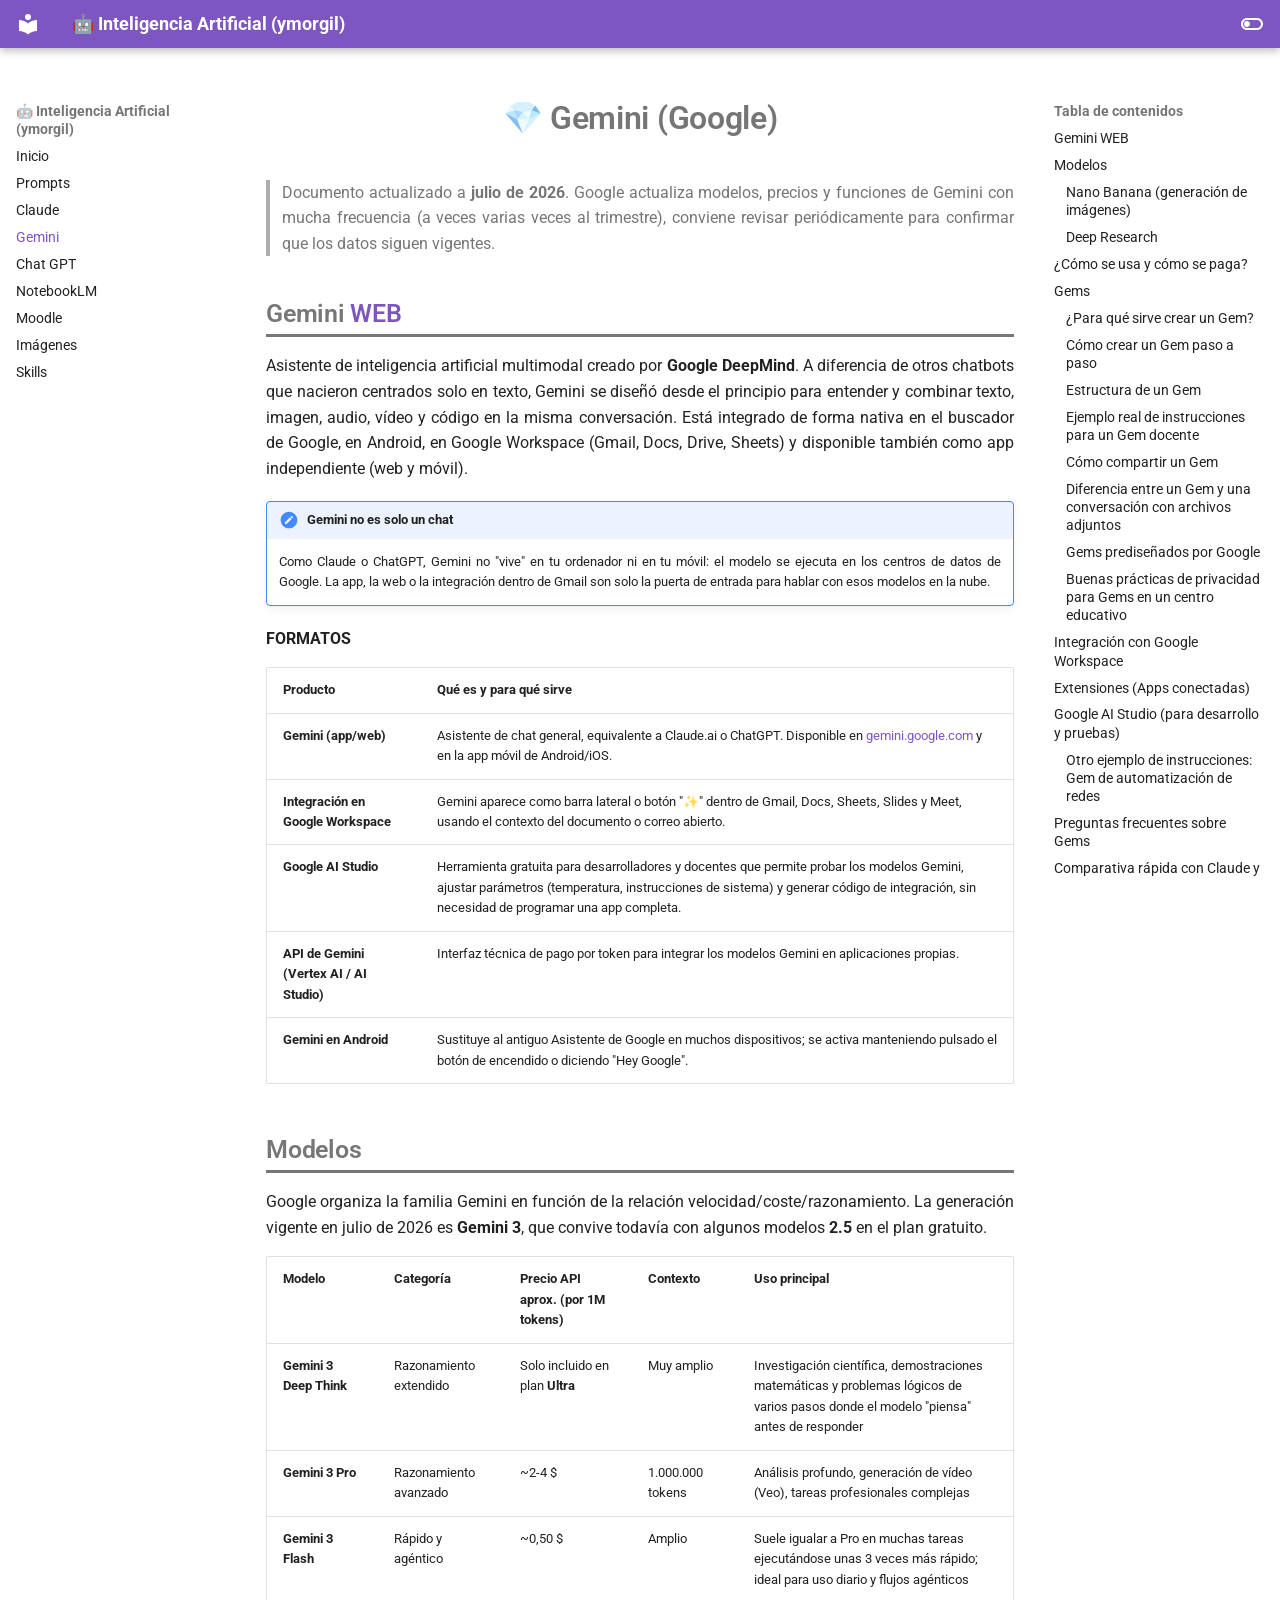
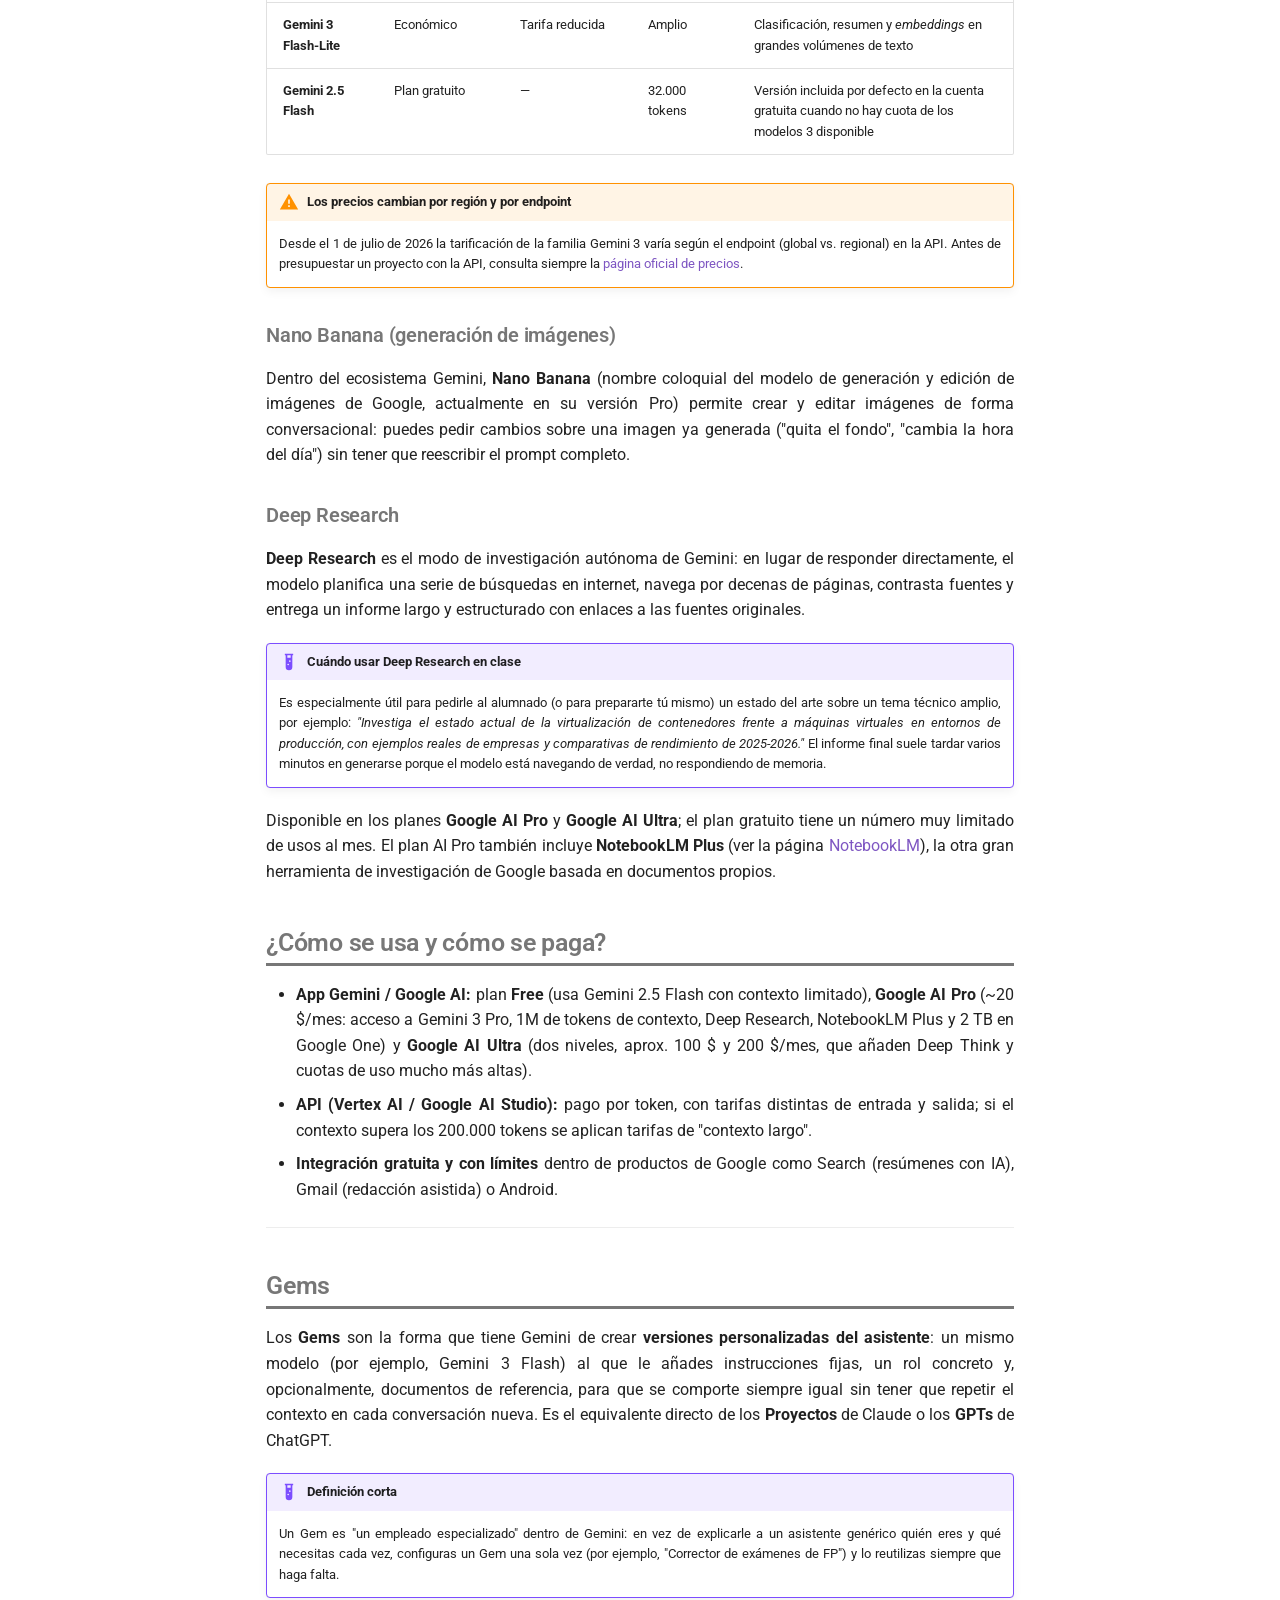
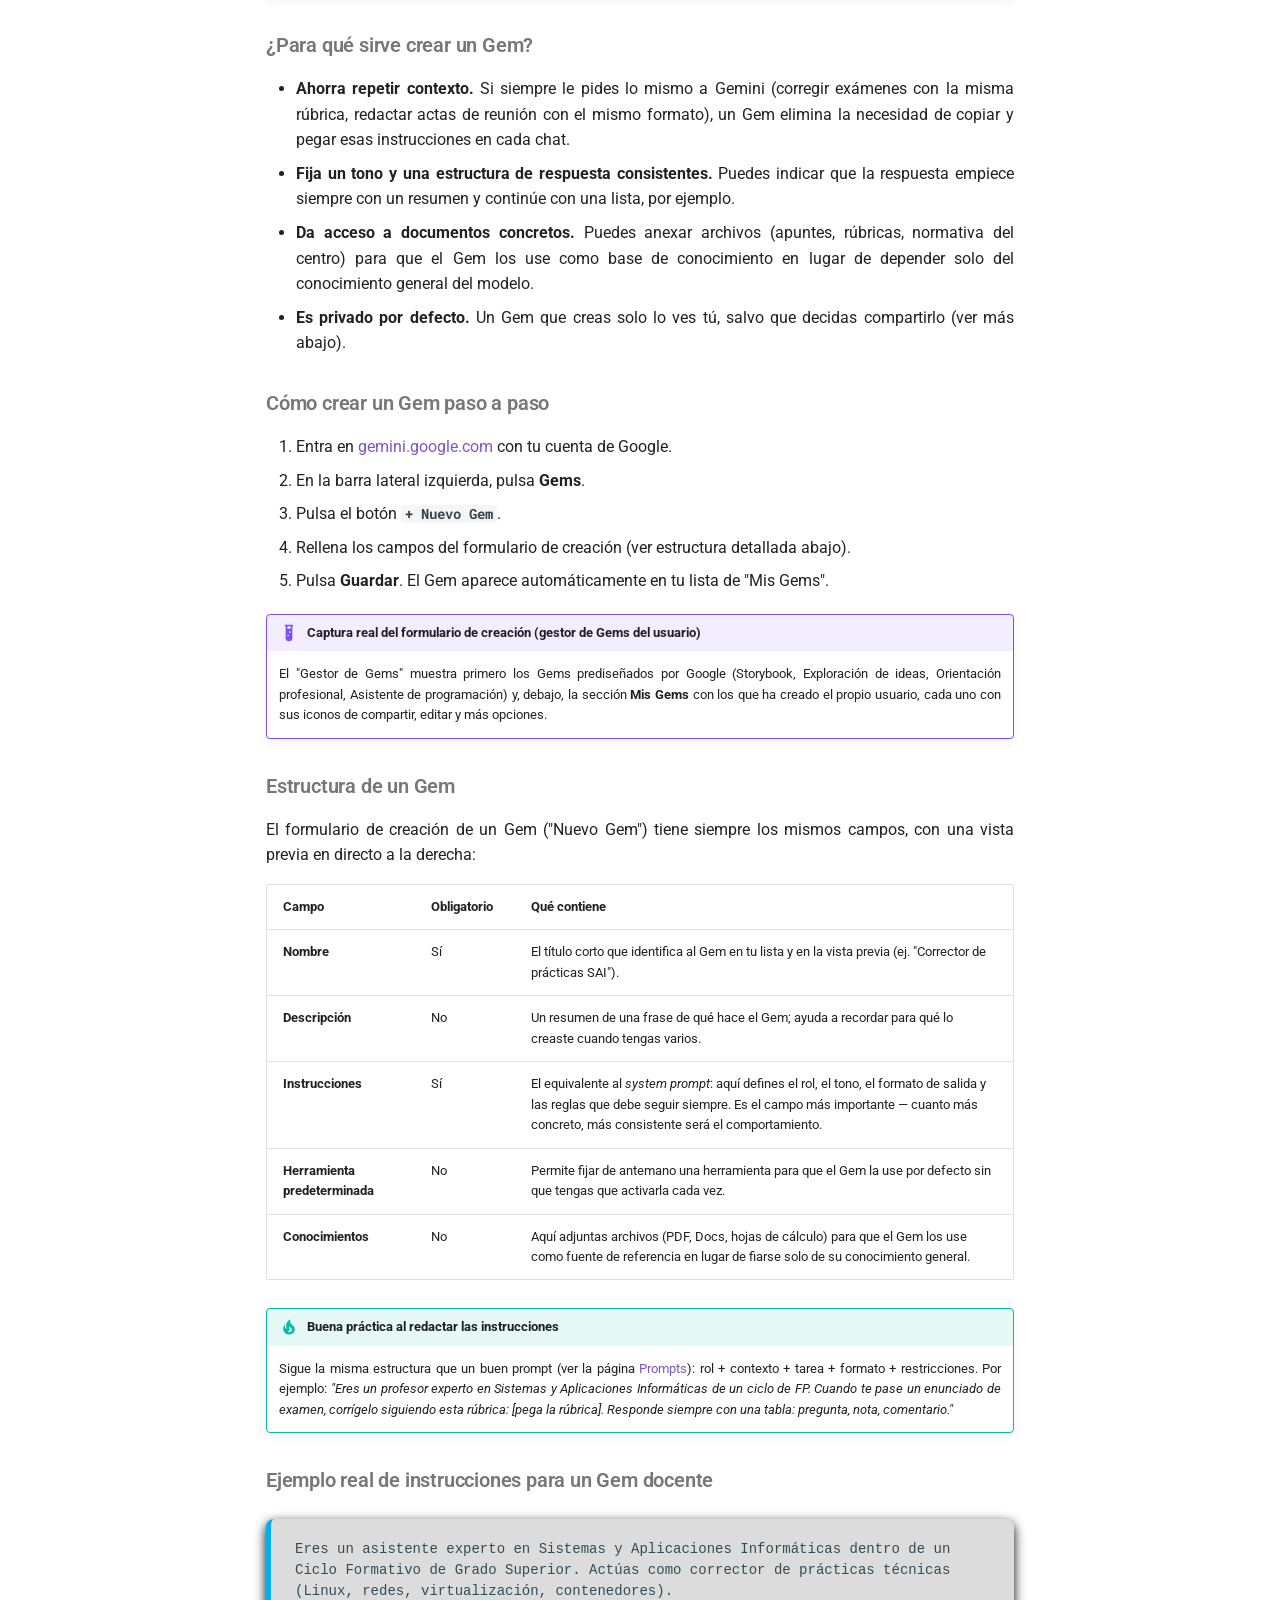
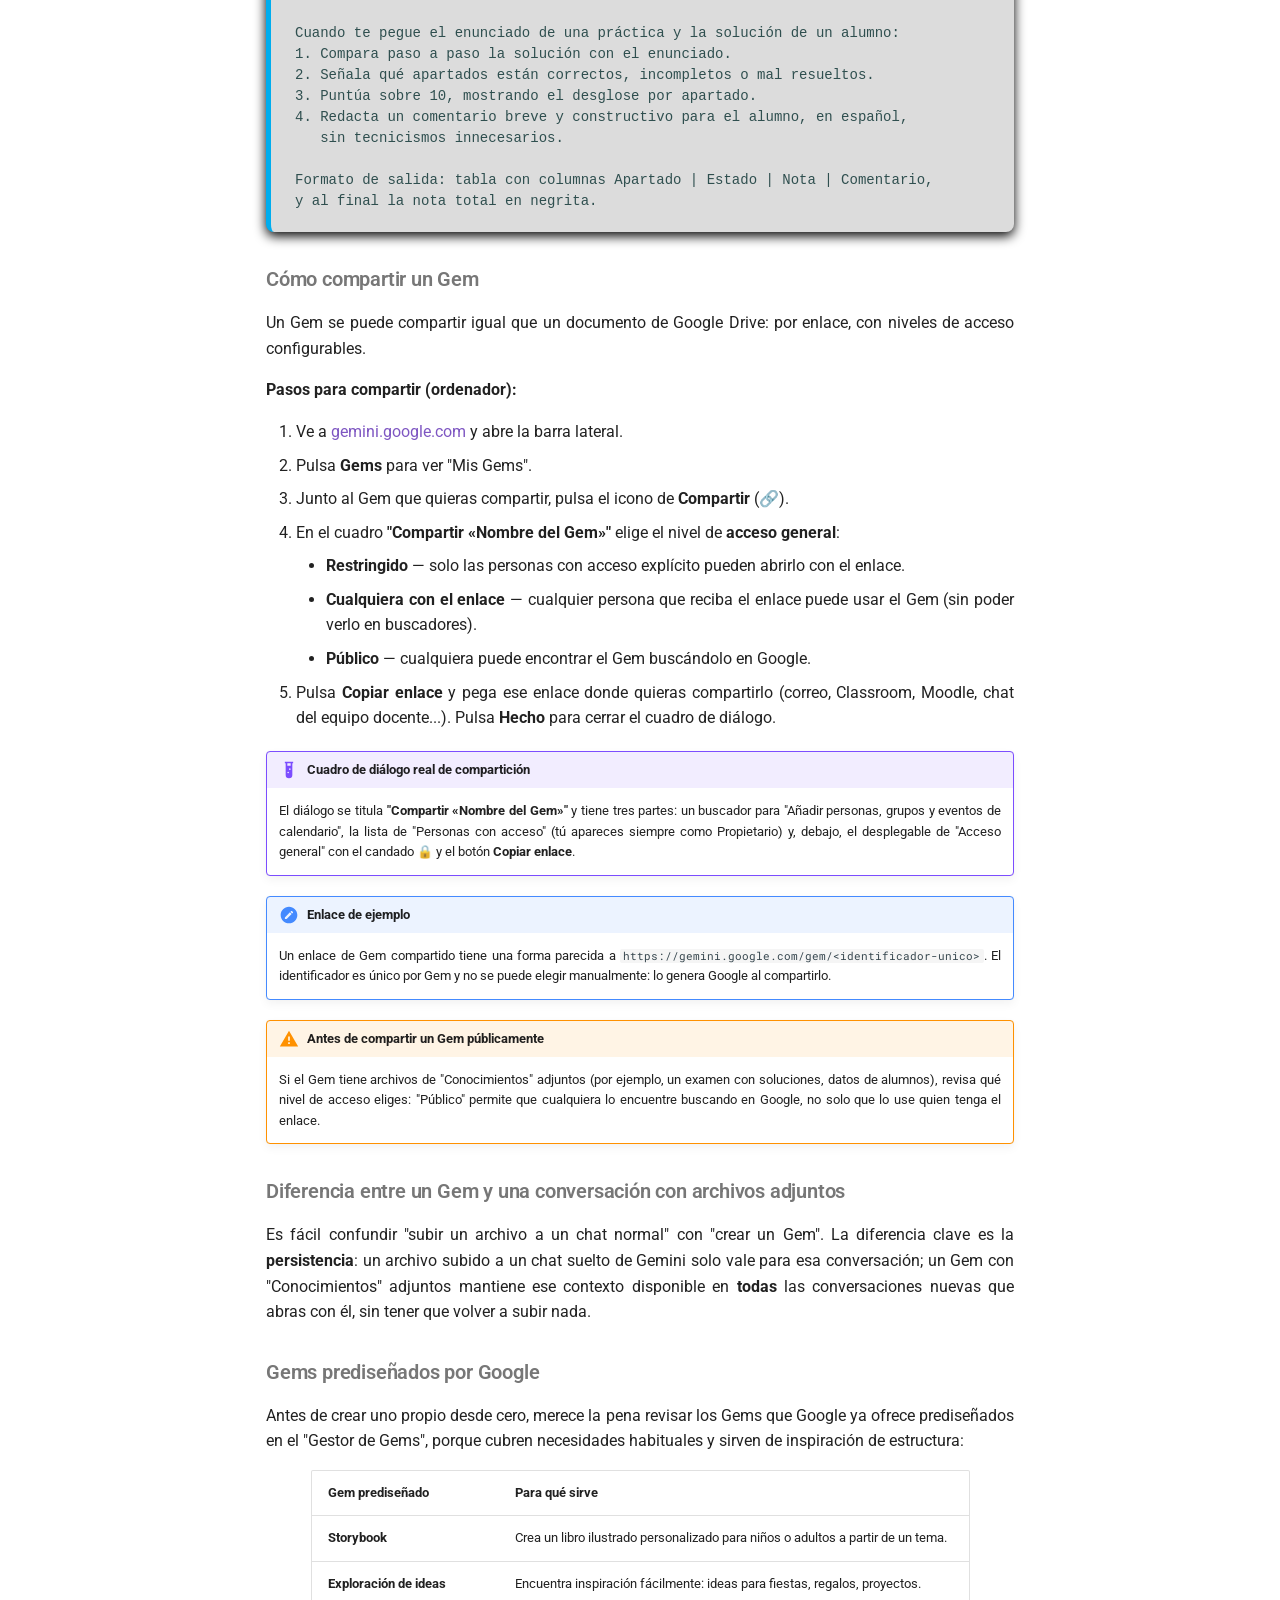
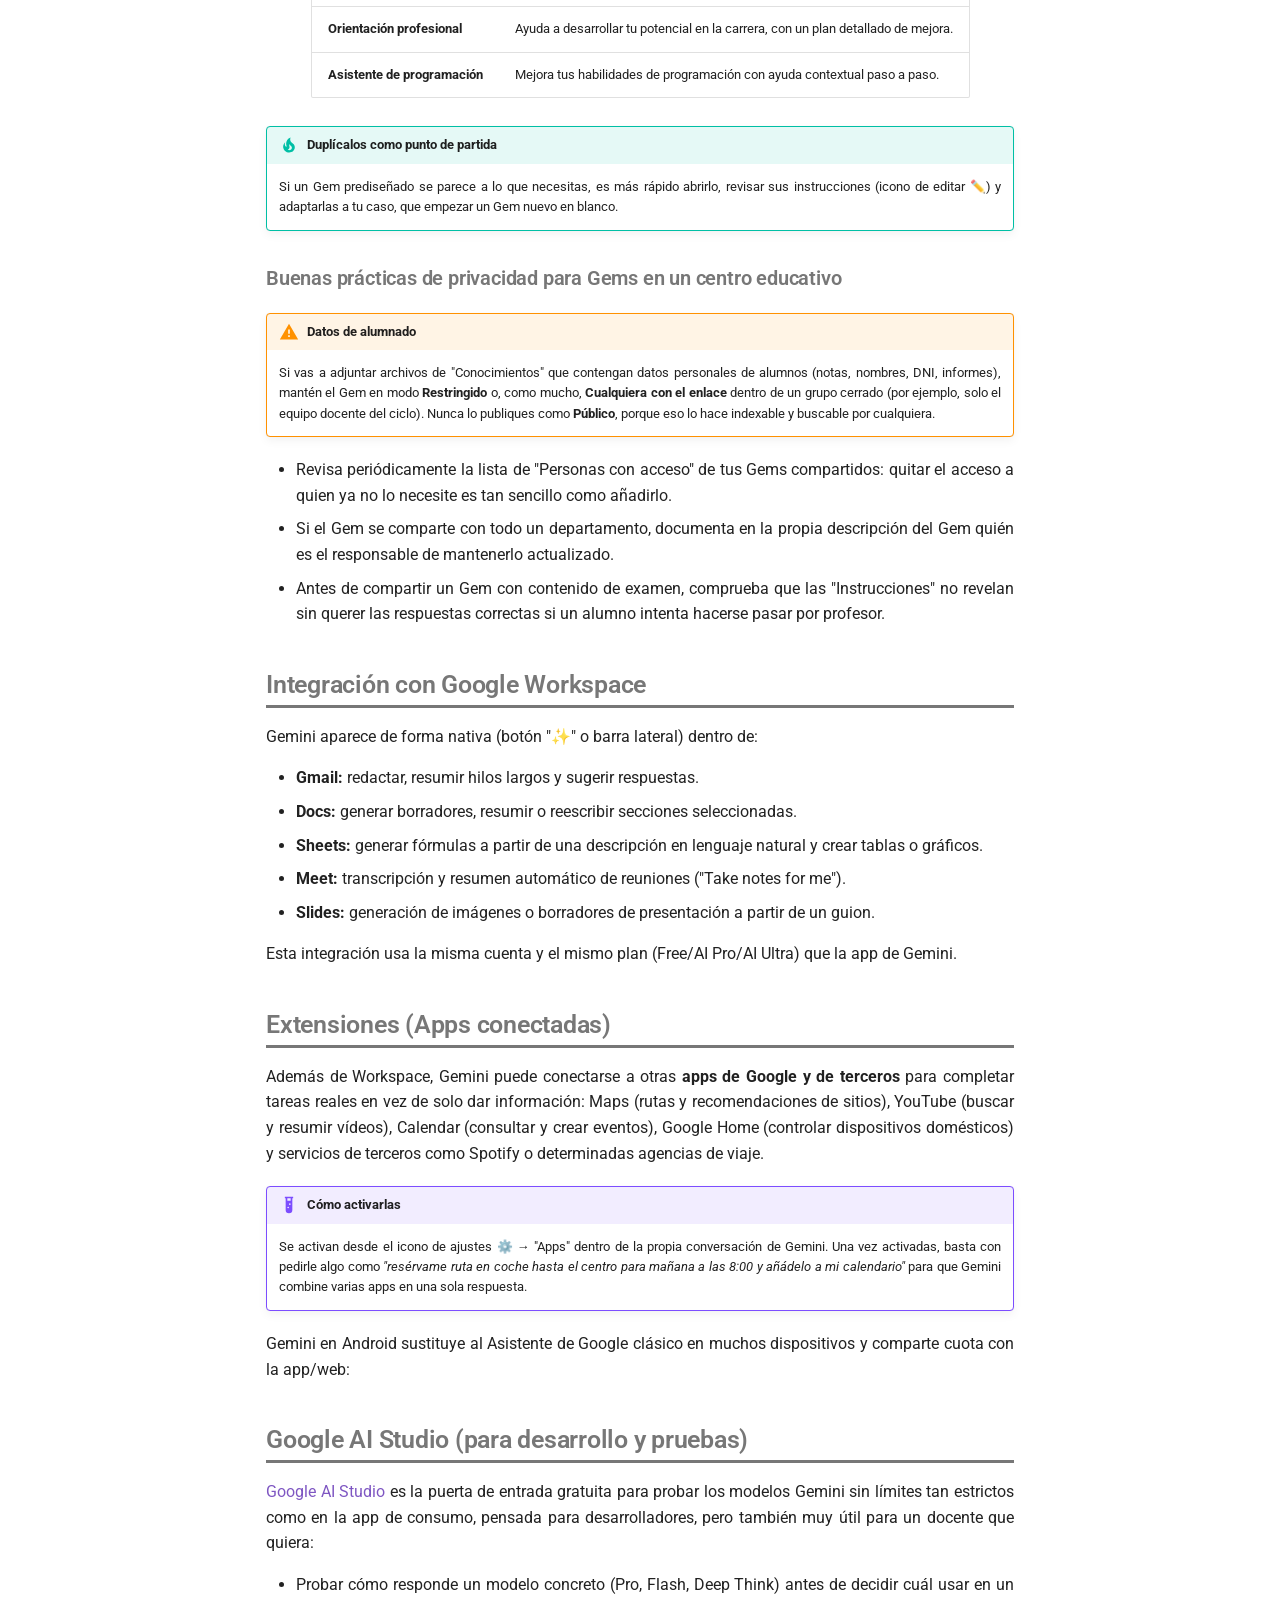
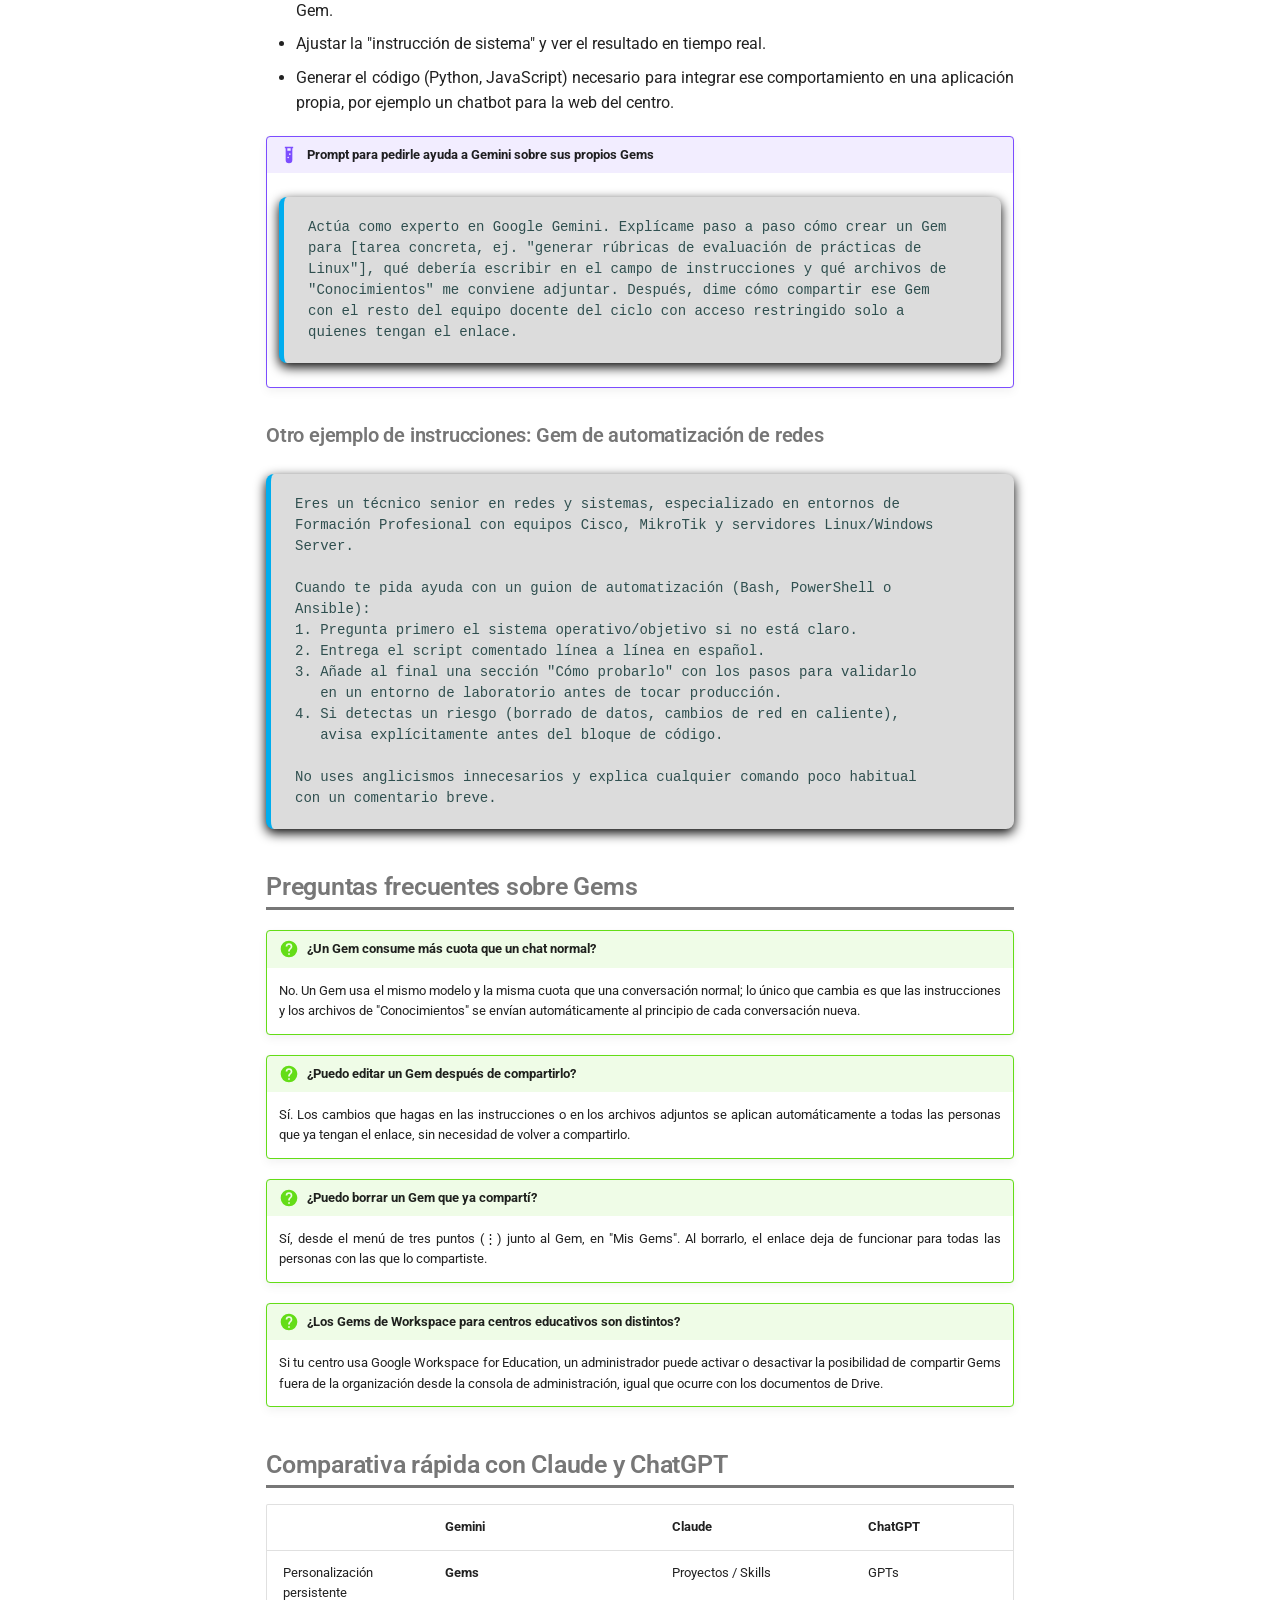
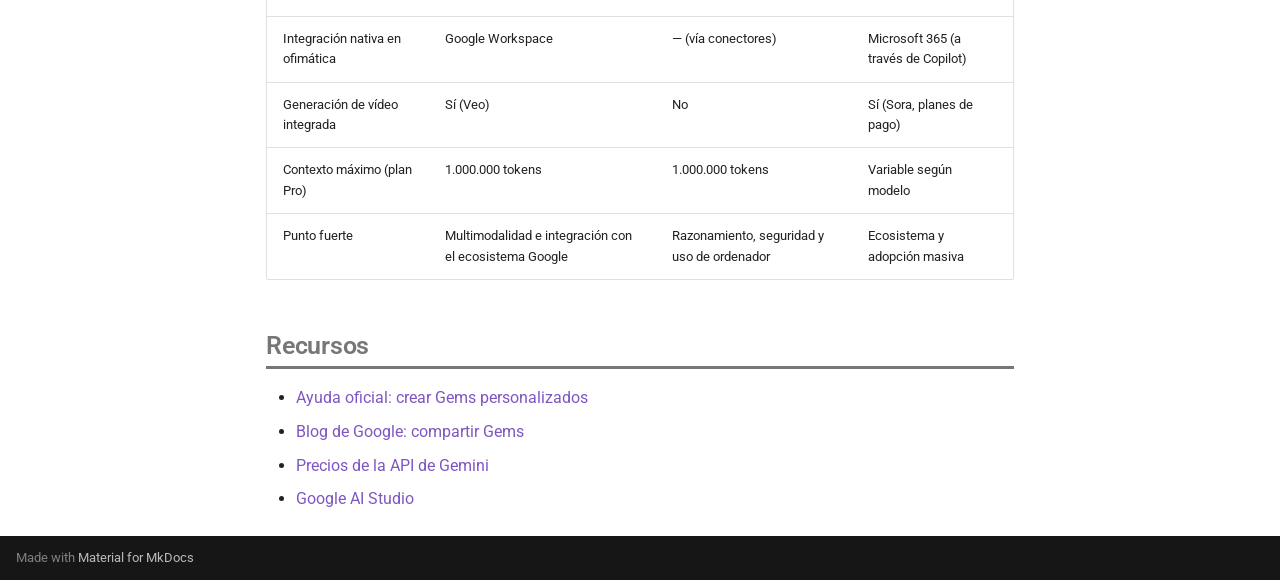
<file: 03gemini/index.html>
<!DOCTYPE html><html lang="es" class="no-js"><head>
    
      <meta charset="utf-8">
      <meta name="viewport" content="width=device-width,initial-scale=1">
      
      
      
        <link rel="canonical" href="https://ymorgil.github.io/intart/03gemini/">
      
      
        <link rel="prev" href="../02claude/">
      
      
        <link rel="next" href="../04gpt/">
      
      
        
      
      
      <link rel="icon" href="../assets/images/favicon.png">
      <meta name="generator" content="mkdocs-1.6.1, mkdocs-material-9.7.7">
    
    
      
        <title>Gemini - 🤖 Inteligencia Artificial (ymorgil)</title>
      
    
    
      <link rel="stylesheet" href="../assets/stylesheets/main.ec1eaa64.min.css">
      
        
        <link rel="stylesheet" href="../assets/stylesheets/palette.ab4e12ef.min.css">
      
      


    
    
      
    
    
      
        
        
        <link rel="preconnect" href="https://fonts.gstatic.com" crossorigin="">
        <link rel="stylesheet" href="https://fonts.googleapis.com/css?family=Roboto:300,300i,400,400i,700,700i%7CRoboto+Mono:400,400i,700,700i&amp;display=fallback">
        <style>:root{--md-text-font:"Roboto";--md-code-font:"Roboto Mono"}</style>
      
    
    
      <link rel="stylesheet" href="../assets/css/extra.css">
    
    <script>__md_scope=new URL("..",location),__md_hash=e=>[...e].reduce(((e,_)=>(e<<5)-e+_.charCodeAt(0)),0),__md_get=(e,_=localStorage,t=__md_scope)=>JSON.parse(_.getItem(t.pathname+"."+e)),__md_set=(e,_,t=localStorage,a=__md_scope)=>{try{t.setItem(a.pathname+"."+e,JSON.stringify(_))}catch(e){}}</script>
    
      

    
    
  <link href="../assets/stylesheets/glightbox.min.css" rel="stylesheet"><script src="../assets/javascripts/glightbox.min.js"></script><style id="glightbox-style">
            html.glightbox-open { overflow: initial; height: 100%; }
            .gslide-title { margin-top: 0px; user-select: text; }
            .gslide-desc { color: #666; user-select: text; }
            .gslide-image img { background: white; }
            .gscrollbar-fixer { padding-right: 15px; }
            .gdesc-inner { font-size: 0.75rem; }
            body[data-md-color-scheme="slate"] .gdesc-inner { background: var(--md-default-bg-color); }
            body[data-md-color-scheme="slate"] .gslide-title { color: var(--md-default-fg-color); }
            body[data-md-color-scheme="slate"] .gslide-desc { color: var(--md-default-fg-color); }
        </style></head>
  
  
    
    
      
    
    
    
    
    <body dir="ltr" data-md-color-scheme="default" data-md-color-primary="deep-purple" data-md-color-accent="indigo">
  
    
    <input class="md-toggle" data-md-toggle="drawer" type="checkbox" id="__drawer" autocomplete="off">
    <input class="md-toggle" data-md-toggle="search" type="checkbox" id="__search" autocomplete="off">
    <label class="md-overlay" for="__drawer"></label>
    <div data-md-component="skip">
      
        
        <a href="#gemini-google" class="md-skip">
          Saltar a contenido
        </a>
      
    </div>
    <div data-md-component="announce">
      
    </div>
    
    
      

  

<header class="md-header md-header--shadow" data-md-component="header">
  <nav class="md-header__inner md-grid" aria-label="Cabecera">
    <a href=".." title="🤖 Inteligencia Artificial (ymorgil)" class="md-header__button md-logo" aria-label="🤖 Inteligencia Artificial (ymorgil)" data-md-component="logo">
      
  
  <svg xmlns="http://www.w3.org/2000/svg" viewBox="0 0 24 24"><path d="M12 8a3 3 0 0 0 3-3 3 3 0 0 0-3-3 3 3 0 0 0-3 3 3 3 0 0 0 3 3m0 3.54C9.64 9.35 6.5 8 3 8v11c3.5 0 6.64 1.35 9 3.54 2.36-2.19 5.5-3.54 9-3.54V8c-3.5 0-6.64 1.35-9 3.54"></path></svg>

    </a>
    <label class="md-header__button md-icon" for="__drawer">
      
      <svg xmlns="http://www.w3.org/2000/svg" viewBox="0 0 24 24"><path d="M3 6h18v2H3zm0 5h18v2H3zm0 5h18v2H3z"></path></svg>
    </label>
    <div class="md-header__title" data-md-component="header-title">
      <div class="md-header__ellipsis">
        <div class="md-header__topic">
          <span class="md-ellipsis">
            🤖 Inteligencia Artificial (ymorgil)
          </span>
        </div>
        <div class="md-header__topic" data-md-component="header-topic">
          <span class="md-ellipsis">
            
              Gemini
            
          </span>
        </div>
      </div>
    </div>
    
      
        <form class="md-header__option" data-md-component="palette">
  
    
    
    
    <input class="md-option" data-md-color-media="" data-md-color-scheme="default" data-md-color-primary="deep-purple" data-md-color-accent="indigo" aria-label="Modo oscuro" type="radio" name="__palette" id="__palette_0">
    
      <label class="md-header__button md-icon" title="Modo oscuro" for="__palette_1" hidden="">
        <svg xmlns="http://www.w3.org/2000/svg" viewBox="0 0 24 24"><path d="M17 6H7c-3.31 0-6 2.69-6 6s2.69 6 6 6h10c3.31 0 6-2.69 6-6s-2.69-6-6-6m0 10H7c-2.21 0-4-1.79-4-4s1.79-4 4-4h10c2.21 0 4 1.79 4 4s-1.79 4-4 4M7 9c-1.66 0-3 1.34-3 3s1.34 3 3 3 3-1.34 3-3-1.34-3-3-3"></path></svg>
      </label>
    
  
    
    
    
    <input class="md-option" data-md-color-media="" data-md-color-scheme="slate" data-md-color-primary="teal" data-md-color-accent="green" aria-label="Modo claro" type="radio" name="__palette" id="__palette_1">
    
      <label class="md-header__button md-icon" title="Modo claro" for="__palette_0" hidden="">
        <svg xmlns="http://www.w3.org/2000/svg" viewBox="0 0 24 24"><path d="M17 7H7a5 5 0 0 0-5 5 5 5 0 0 0 5 5h10a5 5 0 0 0 5-5 5 5 0 0 0-5-5m0 8a3 3 0 0 1-3-3 3 3 0 0 1 3-3 3 3 0 0 1 3 3 3 3 0 0 1-3 3"></path></svg>
      </label>
    
  
</form>
      
    
    
      <script>var palette=__md_get("__palette");if(palette&&palette.color){if("(prefers-color-scheme)"===palette.color.media){var media=matchMedia("(prefers-color-scheme: light)"),input=document.querySelector(media.matches?"[data-md-color-media='(prefers-color-scheme: light)']":"[data-md-color-media='(prefers-color-scheme: dark)']");palette.color.media=input.getAttribute("data-md-color-media"),palette.color.scheme=input.getAttribute("data-md-color-scheme"),palette.color.primary=input.getAttribute("data-md-color-primary"),palette.color.accent=input.getAttribute("data-md-color-accent")}for(var[key,value]of Object.entries(palette.color))document.body.setAttribute("data-md-color-"+key,value)}</script>
    
    
    
    
  </nav>
  
</header>
    
    <div class="md-container" data-md-component="container">
      
      
        
          
        
      
      <main class="md-main" data-md-component="main">
        <div class="md-main__inner md-grid">
          
            
              
              <div class="md-sidebar md-sidebar--primary" data-md-component="sidebar" data-md-type="navigation">
                <div class="md-sidebar__scrollwrap">
                  <div class="md-sidebar__inner">
                    



<nav class="md-nav md-nav--primary" aria-label="Navegación" data-md-level="0">
  <label class="md-nav__title" for="__drawer">
    <a href=".." title="🤖 Inteligencia Artificial (ymorgil)" class="md-nav__button md-logo" aria-label="🤖 Inteligencia Artificial (ymorgil)" data-md-component="logo">
      
  
  <svg xmlns="http://www.w3.org/2000/svg" viewBox="0 0 24 24"><path d="M12 8a3 3 0 0 0 3-3 3 3 0 0 0-3-3 3 3 0 0 0-3 3 3 3 0 0 0 3 3m0 3.54C9.64 9.35 6.5 8 3 8v11c3.5 0 6.64 1.35 9 3.54 2.36-2.19 5.5-3.54 9-3.54V8c-3.5 0-6.64 1.35-9 3.54"></path></svg>

    </a>
    🤖 Inteligencia Artificial (ymorgil)
  </label>
  
  <ul class="md-nav__list" data-md-scrollfix="">
    
      
      
  
  
  
  
    <li class="md-nav__item">
      <a href=".." class="md-nav__link">
        
  
  
  <span class="md-ellipsis">
    
  
    Inicio
  

    
  </span>
  
  

      </a>
    </li>
  

    
      
      
  
  
  
  
    <li class="md-nav__item">
      <a href="../01prompts/" class="md-nav__link">
        
  
  
  <span class="md-ellipsis">
    
  
    Prompts
  

    
  </span>
  
  

      </a>
    </li>
  

    
      
      
  
  
  
  
    <li class="md-nav__item">
      <a href="../02claude/" class="md-nav__link">
        
  
  
  <span class="md-ellipsis">
    
  
    Claude
  

    
  </span>
  
  

      </a>
    </li>
  

    
      
      
  
  
    
  
  
  
    <li class="md-nav__item md-nav__item--active">
      
      <input class="md-nav__toggle md-toggle" type="checkbox" id="__toc">
      
      
        
      
      
        <label class="md-nav__link md-nav__link--active" for="__toc">
          
  
  
  <span class="md-ellipsis">
    
  
    Gemini
  

    
  </span>
  
  

          <span class="md-nav__icon md-icon"></span>
        </label>
      
      <a href="./" class="md-nav__link md-nav__link--active">
        
  
  
  <span class="md-ellipsis">
    
  
    Gemini
  

    
  </span>
  
  

      </a>
      
        

<nav class="md-nav md-nav--secondary" aria-label="Tabla de contenidos">
  
  
  
    
  
  
    <label class="md-nav__title" for="__toc">
      <span class="md-nav__icon md-icon"></span>
      Tabla de contenidos
    </label>
    <ul class="md-nav__list" data-md-component="toc" data-md-scrollfix="">
      
        <li class="md-nav__item">
  <a href="#gemini-web" class="md-nav__link">
    <span class="md-ellipsis">
      
        Gemini WEB
      
    </span>
  </a>
  
</li>
      
        <li class="md-nav__item">
  <a href="#modelos" class="md-nav__link">
    <span class="md-ellipsis">
      
        Modelos
      
    </span>
  </a>
  
    <nav class="md-nav" aria-label="Modelos">
      <ul class="md-nav__list">
        
          <li class="md-nav__item">
  <a href="#nano-banana-generacion-de-imagenes" class="md-nav__link">
    <span class="md-ellipsis">
      
        Nano Banana (generación de imágenes)
      
    </span>
  </a>
  
</li>
        
          <li class="md-nav__item">
  <a href="#deep-research" class="md-nav__link">
    <span class="md-ellipsis">
      
        Deep Research
      
    </span>
  </a>
  
</li>
        
      </ul>
    </nav>
  
</li>
      
        <li class="md-nav__item">
  <a href="#como-se-usa-y-como-se-paga" class="md-nav__link">
    <span class="md-ellipsis">
      
        ¿Cómo se usa y cómo se paga?
      
    </span>
  </a>
  
</li>
      
        <li class="md-nav__item">
  <a href="#gems" class="md-nav__link">
    <span class="md-ellipsis">
      
        Gems
      
    </span>
  </a>
  
    <nav class="md-nav" aria-label="Gems">
      <ul class="md-nav__list">
        
          <li class="md-nav__item">
  <a href="#para-que-sirve-crear-un-gem" class="md-nav__link">
    <span class="md-ellipsis">
      
        ¿Para qué sirve crear un Gem?
      
    </span>
  </a>
  
</li>
        
          <li class="md-nav__item">
  <a href="#como-crear-un-gem-paso-a-paso" class="md-nav__link">
    <span class="md-ellipsis">
      
        Cómo crear un Gem paso a paso
      
    </span>
  </a>
  
</li>
        
          <li class="md-nav__item">
  <a href="#estructura-de-un-gem" class="md-nav__link">
    <span class="md-ellipsis">
      
        Estructura de un Gem
      
    </span>
  </a>
  
</li>
        
          <li class="md-nav__item">
  <a href="#ejemplo-real-de-instrucciones-para-un-gem-docente" class="md-nav__link">
    <span class="md-ellipsis">
      
        Ejemplo real de instrucciones para un Gem docente
      
    </span>
  </a>
  
</li>
        
          <li class="md-nav__item">
  <a href="#como-compartir-un-gem" class="md-nav__link">
    <span class="md-ellipsis">
      
        Cómo compartir un Gem
      
    </span>
  </a>
  
</li>
        
          <li class="md-nav__item">
  <a href="#diferencia-entre-un-gem-y-una-conversacion-con-archivos-adjuntos" class="md-nav__link">
    <span class="md-ellipsis">
      
        Diferencia entre un Gem y una conversación con archivos adjuntos
      
    </span>
  </a>
  
</li>
        
          <li class="md-nav__item">
  <a href="#gems-predisenados-por-google" class="md-nav__link">
    <span class="md-ellipsis">
      
        Gems prediseñados por Google
      
    </span>
  </a>
  
</li>
        
          <li class="md-nav__item">
  <a href="#buenas-practicas-de-privacidad-para-gems-en-un-centro-educativo" class="md-nav__link">
    <span class="md-ellipsis">
      
        Buenas prácticas de privacidad para Gems en un centro educativo
      
    </span>
  </a>
  
</li>
        
      </ul>
    </nav>
  
</li>
      
        <li class="md-nav__item">
  <a href="#integracion-con-google-workspace" class="md-nav__link">
    <span class="md-ellipsis">
      
        Integración con Google Workspace
      
    </span>
  </a>
  
</li>
      
        <li class="md-nav__item">
  <a href="#extensiones-apps-conectadas" class="md-nav__link">
    <span class="md-ellipsis">
      
        Extensiones (Apps conectadas)
      
    </span>
  </a>
  
</li>
      
        <li class="md-nav__item">
  <a href="#google-ai-studio-para-desarrollo-y-pruebas" class="md-nav__link">
    <span class="md-ellipsis">
      
        Google AI Studio (para desarrollo y pruebas)
      
    </span>
  </a>
  
    <nav class="md-nav" aria-label="Google AI Studio (para desarrollo y pruebas)">
      <ul class="md-nav__list">
        
          <li class="md-nav__item">
  <a href="#otro-ejemplo-de-instrucciones-gem-de-automatizacion-de-redes" class="md-nav__link">
    <span class="md-ellipsis">
      
        Otro ejemplo de instrucciones: Gem de automatización de redes
      
    </span>
  </a>
  
</li>
        
      </ul>
    </nav>
  
</li>
      
        <li class="md-nav__item">
  <a href="#preguntas-frecuentes-sobre-gems" class="md-nav__link">
    <span class="md-ellipsis">
      
        Preguntas frecuentes sobre Gems
      
    </span>
  </a>
  
</li>
      
        <li class="md-nav__item">
  <a href="#comparativa-rapida-con-claude-y-chatgpt" class="md-nav__link">
    <span class="md-ellipsis">
      
        Comparativa rápida con Claude y ChatGPT
      
    </span>
  </a>
  
</li>
      
        <li class="md-nav__item">
  <a href="#recursos" class="md-nav__link">
    <span class="md-ellipsis">
      
        Recursos
      
    </span>
  </a>
  
</li>
      
    </ul>
  
</nav>
      
    </li>
  

    
      
      
  
  
  
  
    <li class="md-nav__item">
      <a href="../04gpt/" class="md-nav__link">
        
  
  
  <span class="md-ellipsis">
    
  
    Chat GPT
  

    
  </span>
  
  

      </a>
    </li>
  

    
      
      
  
  
  
  
    <li class="md-nav__item">
      <a href="../05notebook/" class="md-nav__link">
        
  
  
  <span class="md-ellipsis">
    
  
    NotebookLM
  

    
  </span>
  
  

      </a>
    </li>
  

    
      
      
  
  
  
  
    <li class="md-nav__item">
      <a href="../06moodle/" class="md-nav__link">
        
  
  
  <span class="md-ellipsis">
    
  
    Moodle
  

    
  </span>
  
  

      </a>
    </li>
  

    
      
      
  
  
  
  
    <li class="md-nav__item">
      <a href="../07imagenes/" class="md-nav__link">
        
  
  
  <span class="md-ellipsis">
    
  
    Imágenes
  

    
  </span>
  
  

      </a>
    </li>
  

    
      
      
  
  
  
  
    <li class="md-nav__item">
      <a href="../08skills/" class="md-nav__link">
        
  
  
  <span class="md-ellipsis">
    
  
    Skills
  

    
  </span>
  
  

      </a>
    </li>
  

    
  </ul>
</nav>
                  </div>
                </div>
              </div>
            
            
              
              <div class="md-sidebar md-sidebar--secondary" data-md-component="sidebar" data-md-type="toc">
                <div class="md-sidebar__scrollwrap">
                  <div class="md-sidebar__inner">
                    

<nav class="md-nav md-nav--secondary" aria-label="Tabla de contenidos">
  
  
  
    
  
  
    <label class="md-nav__title" for="__toc">
      <span class="md-nav__icon md-icon"></span>
      Tabla de contenidos
    </label>
    <ul class="md-nav__list" data-md-component="toc" data-md-scrollfix="">
      
        <li class="md-nav__item">
  <a href="#gemini-web" class="md-nav__link">
    <span class="md-ellipsis">
      
        Gemini WEB
      
    </span>
  </a>
  
</li>
      
        <li class="md-nav__item">
  <a href="#modelos" class="md-nav__link">
    <span class="md-ellipsis">
      
        Modelos
      
    </span>
  </a>
  
    <nav class="md-nav" aria-label="Modelos">
      <ul class="md-nav__list">
        
          <li class="md-nav__item">
  <a href="#nano-banana-generacion-de-imagenes" class="md-nav__link">
    <span class="md-ellipsis">
      
        Nano Banana (generación de imágenes)
      
    </span>
  </a>
  
</li>
        
          <li class="md-nav__item">
  <a href="#deep-research" class="md-nav__link">
    <span class="md-ellipsis">
      
        Deep Research
      
    </span>
  </a>
  
</li>
        
      </ul>
    </nav>
  
</li>
      
        <li class="md-nav__item">
  <a href="#como-se-usa-y-como-se-paga" class="md-nav__link">
    <span class="md-ellipsis">
      
        ¿Cómo se usa y cómo se paga?
      
    </span>
  </a>
  
</li>
      
        <li class="md-nav__item">
  <a href="#gems" class="md-nav__link">
    <span class="md-ellipsis">
      
        Gems
      
    </span>
  </a>
  
    <nav class="md-nav" aria-label="Gems">
      <ul class="md-nav__list">
        
          <li class="md-nav__item">
  <a href="#para-que-sirve-crear-un-gem" class="md-nav__link">
    <span class="md-ellipsis">
      
        ¿Para qué sirve crear un Gem?
      
    </span>
  </a>
  
</li>
        
          <li class="md-nav__item">
  <a href="#como-crear-un-gem-paso-a-paso" class="md-nav__link">
    <span class="md-ellipsis">
      
        Cómo crear un Gem paso a paso
      
    </span>
  </a>
  
</li>
        
          <li class="md-nav__item">
  <a href="#estructura-de-un-gem" class="md-nav__link">
    <span class="md-ellipsis">
      
        Estructura de un Gem
      
    </span>
  </a>
  
</li>
        
          <li class="md-nav__item">
  <a href="#ejemplo-real-de-instrucciones-para-un-gem-docente" class="md-nav__link">
    <span class="md-ellipsis">
      
        Ejemplo real de instrucciones para un Gem docente
      
    </span>
  </a>
  
</li>
        
          <li class="md-nav__item">
  <a href="#como-compartir-un-gem" class="md-nav__link">
    <span class="md-ellipsis">
      
        Cómo compartir un Gem
      
    </span>
  </a>
  
</li>
        
          <li class="md-nav__item">
  <a href="#diferencia-entre-un-gem-y-una-conversacion-con-archivos-adjuntos" class="md-nav__link">
    <span class="md-ellipsis">
      
        Diferencia entre un Gem y una conversación con archivos adjuntos
      
    </span>
  </a>
  
</li>
        
          <li class="md-nav__item">
  <a href="#gems-predisenados-por-google" class="md-nav__link">
    <span class="md-ellipsis">
      
        Gems prediseñados por Google
      
    </span>
  </a>
  
</li>
        
          <li class="md-nav__item">
  <a href="#buenas-practicas-de-privacidad-para-gems-en-un-centro-educativo" class="md-nav__link">
    <span class="md-ellipsis">
      
        Buenas prácticas de privacidad para Gems en un centro educativo
      
    </span>
  </a>
  
</li>
        
      </ul>
    </nav>
  
</li>
      
        <li class="md-nav__item">
  <a href="#integracion-con-google-workspace" class="md-nav__link">
    <span class="md-ellipsis">
      
        Integración con Google Workspace
      
    </span>
  </a>
  
</li>
      
        <li class="md-nav__item">
  <a href="#extensiones-apps-conectadas" class="md-nav__link">
    <span class="md-ellipsis">
      
        Extensiones (Apps conectadas)
      
    </span>
  </a>
  
</li>
      
        <li class="md-nav__item">
  <a href="#google-ai-studio-para-desarrollo-y-pruebas" class="md-nav__link">
    <span class="md-ellipsis">
      
        Google AI Studio (para desarrollo y pruebas)
      
    </span>
  </a>
  
    <nav class="md-nav" aria-label="Google AI Studio (para desarrollo y pruebas)">
      <ul class="md-nav__list">
        
          <li class="md-nav__item">
  <a href="#otro-ejemplo-de-instrucciones-gem-de-automatizacion-de-redes" class="md-nav__link">
    <span class="md-ellipsis">
      
        Otro ejemplo de instrucciones: Gem de automatización de redes
      
    </span>
  </a>
  
</li>
        
      </ul>
    </nav>
  
</li>
      
        <li class="md-nav__item">
  <a href="#preguntas-frecuentes-sobre-gems" class="md-nav__link">
    <span class="md-ellipsis">
      
        Preguntas frecuentes sobre Gems
      
    </span>
  </a>
  
</li>
      
        <li class="md-nav__item">
  <a href="#comparativa-rapida-con-claude-y-chatgpt" class="md-nav__link">
    <span class="md-ellipsis">
      
        Comparativa rápida con Claude y ChatGPT
      
    </span>
  </a>
  
</li>
      
        <li class="md-nav__item">
  <a href="#recursos" class="md-nav__link">
    <span class="md-ellipsis">
      
        Recursos
      
    </span>
  </a>
  
</li>
      
    </ul>
  
</nav>
                  </div>
                </div>
              </div>
            
          
          
            <div class="md-content" data-md-component="content">
              
              <article class="md-content__inner md-typeset">
                
                  



<h1 id="gemini-google">💎 Gemini (Google)</h1>
<blockquote>
<p>Documento actualizado a <strong>julio de 2026</strong>. Google actualiza modelos, precios y funciones de Gemini con mucha frecuencia (a veces varias veces al trimestre), conviene revisar periódicamente para confirmar que los datos siguen vigentes.</p>
</blockquote>
<h2 id="gemini-web">Gemini <a href="https://gemini.google.com/" target="_blank">WEB</a></h2>
<p>Asistente de inteligencia artificial multimodal creado por <strong>Google DeepMind</strong>. A diferencia de otros chatbots que nacieron centrados solo en texto, Gemini se diseñó desde el principio para entender y combinar texto, imagen, audio, vídeo y código en la misma conversación. Está integrado de forma nativa en el buscador de Google, en Android, en Google Workspace (Gmail, Docs, Drive, Sheets) y disponible también como app independiente (web y móvil).</p>
<p></p>
<div class="admonition note">
<p class="admonition-title">Gemini no es solo un chat</p>
<p>Como Claude o ChatGPT, Gemini no "vive" en tu ordenador ni en tu móvil: el modelo se ejecuta en los centros de datos de Google. La app, la web o la integración dentro de Gmail son solo la puerta de entrada para hablar con esos modelos en la nube.</p>
</div>
<p><strong>FORMATOS</strong></p>
<table>
<thead>
<tr>
<th>Producto</th>
<th>Qué es y para qué sirve</th>
</tr>
</thead>
<tbody>
<tr>
<td><strong>Gemini (app/web)</strong></td>
<td>Asistente de chat general, equivalente a Claude.ai o ChatGPT. Disponible en <a href="https://gemini.google.com/" target="_blank">gemini.google.com</a> y en la app móvil de Android/iOS.</td>
</tr>
<tr>
<td><strong>Integración en Google Workspace</strong></td>
<td>Gemini aparece como barra lateral o botón "✨" dentro de Gmail, Docs, Sheets, Slides y Meet, usando el contexto del documento o correo abierto.</td>
</tr>
<tr>
<td><strong>Google AI Studio</strong></td>
<td>Herramienta gratuita para desarrolladores y docentes que permite probar los modelos Gemini, ajustar parámetros (temperatura, instrucciones de sistema) y generar código de integración, sin necesidad de programar una app completa.</td>
</tr>
<tr>
<td><strong>API de Gemini (Vertex AI / AI Studio)</strong></td>
<td>Interfaz técnica de pago por token para integrar los modelos Gemini en aplicaciones propias.</td>
</tr>
<tr>
<td><strong>Gemini en Android</strong></td>
<td>Sustituye al antiguo Asistente de Google en muchos dispositivos; se activa manteniendo pulsado el botón de encendido o diciendo "Hey Google".</td>
</tr>
</tbody>
</table>
<p></p>
<h2 id="modelos">Modelos</h2>
<p>Google organiza la familia Gemini en función de la relación velocidad/coste/razonamiento. La generación vigente en julio de 2026 es <strong>Gemini 3</strong>, que convive todavía con algunos modelos <strong>2.5</strong> en el plan gratuito.</p>
<table>
<thead>
<tr>
<th>Modelo</th>
<th>Categoría</th>
<th>Precio API aprox. (por 1M tokens)</th>
<th>Contexto</th>
<th>Uso principal</th>
</tr>
</thead>
<tbody>
<tr>
<td><strong>Gemini 3 Deep Think</strong></td>
<td>Razonamiento extendido</td>
<td>Solo incluido en plan <strong>Ultra</strong></td>
<td>Muy amplio</td>
<td>Investigación científica, demostraciones matemáticas y problemas lógicos de varios pasos donde el modelo "piensa" antes de responder</td>
</tr>
<tr>
<td><strong>Gemini 3 Pro</strong></td>
<td>Razonamiento avanzado</td>
<td>~2-4 $</td>
<td>1.000.000 tokens</td>
<td>Análisis profundo, generación de vídeo (Veo), tareas profesionales complejas</td>
</tr>
<tr>
<td><strong>Gemini 3 Flash</strong></td>
<td>Rápido y agéntico</td>
<td>~0,50 $</td>
<td>Amplio</td>
<td>Suele igualar a Pro en muchas tareas ejecutándose unas 3 veces más rápido; ideal para uso diario y flujos agénticos</td>
</tr>
<tr>
<td><strong>Gemini 3 Flash-Lite</strong></td>
<td>Económico</td>
<td>Tarifa reducida</td>
<td>Amplio</td>
<td>Clasificación, resumen y <em>embeddings</em> en grandes volúmenes de texto</td>
</tr>
<tr>
<td><strong>Gemini 2.5 Flash</strong></td>
<td>Plan gratuito</td>
<td>—</td>
<td>32.000 tokens</td>
<td>Versión incluida por defecto en la cuenta gratuita cuando no hay cuota de los modelos 3 disponible</td>
</tr>
</tbody>
</table>
<div class="admonition warning">
<p class="admonition-title">Los precios cambian por región y por endpoint</p>
<p>Desde el 1 de julio de 2026 la tarificación de la familia Gemini 3 varía según el endpoint (global vs. regional) en la API. Antes de presupuestar un proyecto con la API, consulta siempre la <a href="https://ai.google.dev/gemini-api/docs/pricing" target="_blank">página oficial de precios</a>.</p>
</div>
<h3 id="nano-banana-generacion-de-imagenes">Nano Banana (generación de imágenes)</h3>
<p>Dentro del ecosistema Gemini, <strong>Nano Banana</strong> (nombre coloquial del modelo de generación y edición de imágenes de Google, actualmente en su versión Pro) permite crear y editar imágenes de forma conversacional: puedes pedir cambios sobre una imagen ya generada ("quita el fondo", "cambia la hora del día") sin tener que reescribir el prompt completo.</p>
<h3 id="deep-research">Deep Research</h3>
<p><strong>Deep Research</strong> es el modo de investigación autónoma de Gemini: en lugar de responder directamente, el modelo planifica una serie de búsquedas en internet, navega por decenas de páginas, contrasta fuentes y entrega un informe largo y estructurado con enlaces a las fuentes originales.</p>
<div class="admonition example">
<p class="admonition-title">Cuándo usar Deep Research en clase</p>
<p>Es especialmente útil para pedirle al alumnado (o para prepararte tú mismo) un estado del arte sobre un tema técnico amplio, por ejemplo: <em>"Investiga el estado actual de la virtualización de contenedores frente a máquinas virtuales en entornos de producción, con ejemplos reales de empresas y comparativas de rendimiento de 2025-2026."</em> El informe final suele tardar varios minutos en generarse porque el modelo está navegando de verdad, no respondiendo de memoria.</p>
</div>
<p>Disponible en los planes <strong>Google AI Pro</strong> y <strong>Google AI Ultra</strong>; el plan gratuito tiene un número muy limitado de usos al mes. El plan AI Pro también incluye <strong>NotebookLM Plus</strong> (ver la página <a href="../05notebook/">NotebookLM</a>), la otra gran herramienta de investigación de Google basada en documentos propios.</p>
<p></p>
<h2 id="como-se-usa-y-como-se-paga">¿Cómo se usa y cómo se paga?</h2>
<ul>
<li><strong>App Gemini / Google AI:</strong> plan <strong>Free</strong> (usa Gemini 2.5 Flash con contexto limitado), <strong>Google AI Pro</strong> (~20 $/mes: acceso a Gemini 3 Pro, 1M de tokens de contexto, Deep Research, NotebookLM Plus y 2 TB en Google One) y <strong>Google AI Ultra</strong> (dos niveles, aprox. 100 $ y 200 $/mes, que añaden Deep Think y cuotas de uso mucho más altas).</li>
<li><strong>API (Vertex AI / Google AI Studio):</strong> pago por token, con tarifas distintas de entrada y salida; si el contexto supera los 200.000 tokens se aplican tarifas de "contexto largo".</li>
<li><strong>Integración gratuita y con límites</strong> dentro de productos de Google como Search (resúmenes con IA), Gmail (redacción asistida) o Android.</li>
</ul>
<hr>
<h2 id="gems">Gems</h2>
<p></p>
<p>Los <strong>Gems</strong> son la forma que tiene Gemini de crear <strong>versiones personalizadas del asistente</strong>: un mismo modelo (por ejemplo, Gemini 3 Flash) al que le añades instrucciones fijas, un rol concreto y, opcionalmente, documentos de referencia, para que se comporte siempre igual sin tener que repetir el contexto en cada conversación nueva. Es el equivalente directo de los <strong>Proyectos</strong> de Claude o los <strong>GPTs</strong> de ChatGPT.</p>
<div class="admonition example">
<p class="admonition-title">Definición corta</p>
<p>Un Gem es "un empleado especializado" dentro de Gemini: en vez de explicarle a un asistente genérico quién eres y qué necesitas cada vez, configuras un Gem una sola vez (por ejemplo, "Corrector de exámenes de FP") y lo reutilizas siempre que haga falta.</p>
</div>
<h3 id="para-que-sirve-crear-un-gem">¿Para qué sirve crear un Gem?</h3>
<ul>
<li><strong>Ahorra repetir contexto.</strong> Si siempre le pides lo mismo a Gemini (corregir exámenes con la misma rúbrica, redactar actas de reunión con el mismo formato), un Gem elimina la necesidad de copiar y pegar esas instrucciones en cada chat.</li>
<li><strong>Fija un tono y una estructura de respuesta consistentes.</strong> Puedes indicar que la respuesta empiece siempre con un resumen y continúe con una lista, por ejemplo.</li>
<li><strong>Da acceso a documentos concretos.</strong> Puedes anexar archivos (apuntes, rúbricas, normativa del centro) para que el Gem los use como base de conocimiento en lugar de depender solo del conocimiento general del modelo.</li>
<li><strong>Es privado por defecto.</strong> Un Gem que creas solo lo ves tú, salvo que decidas compartirlo (ver más abajo).</li>
</ul>
<h3 id="como-crear-un-gem-paso-a-paso">Cómo crear un Gem paso a paso</h3>
<ol>
<li>Entra en <a href="https://gemini.google.com/" target="_blank">gemini.google.com</a> con tu cuenta de Google.</li>
<li>En la barra lateral izquierda, pulsa <strong>Gems</strong>.</li>
<li>Pulsa el botón <strong><code>+ Nuevo Gem</code></strong>.</li>
<li>Rellena los campos del formulario de creación (ver estructura detallada abajo).</li>
<li>Pulsa <strong>Guardar</strong>. El Gem aparece automáticamente en tu lista de "Mis Gems".</li>
</ol>
<div class="admonition example">
<p class="admonition-title">Captura real del formulario de creación (gestor de Gems del usuario)</p>
<p>El "Gestor de Gems" muestra primero los Gems prediseñados por Google (Storybook, Exploración de ideas, Orientación profesional, Asistente de programación) y, debajo, la sección <strong>Mis Gems</strong> con los que ha creado el propio usuario, cada uno con sus iconos de compartir, editar y más opciones.</p>
</div>
<h3 id="estructura-de-un-gem">Estructura de un Gem</h3>
<p>El formulario de creación de un Gem ("Nuevo Gem") tiene siempre los mismos campos, con una vista previa en directo a la derecha:</p>
<table>
<thead>
<tr>
<th>Campo</th>
<th>Obligatorio</th>
<th>Qué contiene</th>
</tr>
</thead>
<tbody>
<tr>
<td><strong>Nombre</strong></td>
<td>Sí</td>
<td>El título corto que identifica al Gem en tu lista y en la vista previa (ej. "Corrector de prácticas SAI").</td>
</tr>
<tr>
<td><strong>Descripción</strong></td>
<td>No</td>
<td>Un resumen de una frase de qué hace el Gem; ayuda a recordar para qué lo creaste cuando tengas varios.</td>
</tr>
<tr>
<td><strong>Instrucciones</strong></td>
<td>Sí</td>
<td>El equivalente al <em>system prompt</em>: aquí defines el rol, el tono, el formato de salida y las reglas que debe seguir siempre. Es el campo más importante — cuanto más concreto, más consistente será el comportamiento.</td>
</tr>
<tr>
<td><strong>Herramienta predeterminada</strong></td>
<td>No</td>
<td>Permite fijar de antemano una herramienta para que el Gem la use por defecto sin que tengas que activarla cada vez.</td>
</tr>
<tr>
<td><strong>Conocimientos</strong></td>
<td>No</td>
<td>Aquí adjuntas archivos (PDF, Docs, hojas de cálculo) para que el Gem los use como fuente de referencia en lugar de fiarse solo de su conocimiento general.</td>
</tr>
</tbody>
</table>
<div class="admonition tip">
<p class="admonition-title">Buena práctica al redactar las instrucciones</p>
<p>Sigue la misma estructura que un buen prompt (ver la página <a href="../01prompts/">Prompts</a>): rol + contexto + tarea + formato + restricciones. Por ejemplo: <em>"Eres un profesor experto en Sistemas y Aplicaciones Informáticas de un ciclo de FP. Cuando te pase un enunciado de examen, corrígelo siguiendo esta rúbrica: [pega la rúbrica]. Responde siempre con una tabla: pregunta, nota, comentario."</em></p>
</div>
<h3 id="ejemplo-real-de-instrucciones-para-un-gem-docente">Ejemplo real de instrucciones para un Gem docente</h3>
<div class="highlight"><pre><span></span><code>Eres un asistente experto en Sistemas y Aplicaciones Informáticas dentro de un
Ciclo Formativo de Grado Superior. Actúas como corrector de prácticas técnicas
(Linux, redes, virtualización, contenedores).

Cuando te pegue el enunciado de una práctica y la solución de un alumno:
1. Compara paso a paso la solución con el enunciado.
2. Señala qué apartados están correctos, incompletos o mal resueltos.
3. Puntúa sobre 10, mostrando el desglose por apartado.
4. Redacta un comentario breve y constructivo para el alumno, en español,
   sin tecnicismos innecesarios.

Formato de salida: tabla con columnas Apartado | Estado | Nota | Comentario,
y al final la nota total en negrita.
</code></pre></div>
<h3 id="como-compartir-un-gem">Cómo compartir un Gem</h3>
<p>Un Gem se puede compartir igual que un documento de Google Drive: por enlace, con niveles de acceso configurables.</p>
<p><strong>Pasos para compartir (ordenador):</strong></p>
<ol>
<li>Ve a <a href="https://gemini.google.com/" target="_blank">gemini.google.com</a> y abre la barra lateral.</li>
<li>Pulsa <strong>Gems</strong> para ver "Mis Gems".</li>
<li>Junto al Gem que quieras compartir, pulsa el icono de <strong>Compartir</strong> (🔗).</li>
<li>En el cuadro <strong>"Compartir «Nombre del Gem»"</strong> elige el nivel de <strong>acceso general</strong>:<ul>
<li><strong>Restringido</strong> — solo las personas con acceso explícito pueden abrirlo con el enlace.</li>
<li><strong>Cualquiera con el enlace</strong> — cualquier persona que reciba el enlace puede usar el Gem (sin poder verlo en buscadores).</li>
<li><strong>Público</strong> — cualquiera puede encontrar el Gem buscándolo en Google.</li>
</ul>
</li>
<li>Pulsa <strong>Copiar enlace</strong> y pega ese enlace donde quieras compartirlo (correo, Classroom, Moodle, chat del equipo docente...). Pulsa <strong>Hecho</strong> para cerrar el cuadro de diálogo.</li>
</ol>
<div class="admonition example">
<p class="admonition-title">Cuadro de diálogo real de compartición</p>
<p>El diálogo se titula <strong>"Compartir «Nombre del Gem»"</strong> y tiene tres partes: un buscador para "Añadir personas, grupos y eventos de calendario", la lista de "Personas con acceso" (tú apareces siempre como Propietario) y, debajo, el desplegable de "Acceso general" con el candado 🔒 y el botón <strong>Copiar enlace</strong>.</p>
</div>
<div class="admonition note">
<p class="admonition-title">Enlace de ejemplo</p>
<p>Un enlace de Gem compartido tiene una forma parecida a <code>https://gemini.google.com/gem/&lt;identificador-unico&gt;</code>. El identificador es único por Gem y no se puede elegir manualmente: lo genera Google al compartirlo.</p>
</div>
<div class="admonition warning">
<p class="admonition-title">Antes de compartir un Gem públicamente</p>
<p>Si el Gem tiene archivos de "Conocimientos" adjuntos (por ejemplo, un examen con soluciones, datos de alumnos), revisa qué nivel de acceso eliges: "Público" permite que cualquiera lo encuentre buscando en Google, no solo que lo use quien tenga el enlace.</p>
</div>
<h3 id="diferencia-entre-un-gem-y-una-conversacion-con-archivos-adjuntos">Diferencia entre un Gem y una conversación con archivos adjuntos</h3>
<p>Es fácil confundir "subir un archivo a un chat normal" con "crear un Gem". La diferencia clave es la <strong>persistencia</strong>: un archivo subido a un chat suelto de Gemini solo vale para esa conversación; un Gem con "Conocimientos" adjuntos mantiene ese contexto disponible en <strong>todas</strong> las conversaciones nuevas que abras con él, sin tener que volver a subir nada.</p>
<h3 id="gems-predisenados-por-google">Gems prediseñados por Google</h3>
<p>Antes de crear uno propio desde cero, merece la pena revisar los Gems que Google ya ofrece prediseñados en el "Gestor de Gems", porque cubren necesidades habituales y sirven de inspiración de estructura:</p>
<table>
<thead>
<tr>
<th>Gem prediseñado</th>
<th>Para qué sirve</th>
</tr>
</thead>
<tbody>
<tr>
<td><strong>Storybook</strong></td>
<td>Crea un libro ilustrado personalizado para niños o adultos a partir de un tema.</td>
</tr>
<tr>
<td><strong>Exploración de ideas</strong></td>
<td>Encuentra inspiración fácilmente: ideas para fiestas, regalos, proyectos.</td>
</tr>
<tr>
<td><strong>Orientación profesional</strong></td>
<td>Ayuda a desarrollar tu potencial en la carrera, con un plan detallado de mejora.</td>
</tr>
<tr>
<td><strong>Asistente de programación</strong></td>
<td>Mejora tus habilidades de programación con ayuda contextual paso a paso.</td>
</tr>
</tbody>
</table>
<div class="admonition tip">
<p class="admonition-title">Duplícalos como punto de partida</p>
<p>Si un Gem prediseñado se parece a lo que necesitas, es más rápido abrirlo, revisar sus instrucciones (icono de editar ✏️) y adaptarlas a tu caso, que empezar un Gem nuevo en blanco.</p>
</div>
<h3 id="buenas-practicas-de-privacidad-para-gems-en-un-centro-educativo">Buenas prácticas de privacidad para Gems en un centro educativo</h3>
<div class="admonition warning">
<p class="admonition-title">Datos de alumnado</p>
<p>Si vas a adjuntar archivos de "Conocimientos" que contengan datos personales de alumnos (notas, nombres, DNI, informes), mantén el Gem en modo <strong>Restringido</strong> o, como mucho, <strong>Cualquiera con el enlace</strong> dentro de un grupo cerrado (por ejemplo, solo el equipo docente del ciclo). Nunca lo publiques como <strong>Público</strong>, porque eso lo hace indexable y buscable por cualquiera.</p>
</div>
<ul>
<li>Revisa periódicamente la lista de "Personas con acceso" de tus Gems compartidos: quitar el acceso a quien ya no lo necesite es tan sencillo como añadirlo.</li>
<li>Si el Gem se comparte con todo un departamento, documenta en la propia descripción del Gem quién es el responsable de mantenerlo actualizado.</li>
<li>Antes de compartir un Gem con contenido de examen, comprueba que las "Instrucciones" no revelan sin querer las respuestas correctas si un alumno intenta hacerse pasar por profesor.</li>
</ul>
<h2 id="integracion-con-google-workspace">Integración con Google Workspace</h2>
<p>Gemini aparece de forma nativa (botón "✨" o barra lateral) dentro de:</p>
<ul>
<li><strong>Gmail:</strong> redactar, resumir hilos largos y sugerir respuestas.</li>
<li><strong>Docs:</strong> generar borradores, resumir o reescribir secciones seleccionadas.</li>
<li><strong>Sheets:</strong> generar fórmulas a partir de una descripción en lenguaje natural y crear tablas o gráficos.</li>
<li><strong>Meet:</strong> transcripción y resumen automático de reuniones ("Take notes for me").</li>
<li><strong>Slides:</strong> generación de imágenes o borradores de presentación a partir de un guion.</li>
</ul>
<p>Esta integración usa la misma cuenta y el mismo plan (Free/AI Pro/AI Ultra) que la app de Gemini.</p>
<h2 id="extensiones-apps-conectadas">Extensiones (Apps conectadas)</h2>
<p>Además de Workspace, Gemini puede conectarse a otras <strong>apps de Google y de terceros</strong> para completar tareas reales en vez de solo dar información: Maps (rutas y recomendaciones de sitios), YouTube (buscar y resumir vídeos), Calendar (consultar y crear eventos), Google Home (controlar dispositivos domésticos) y servicios de terceros como Spotify o determinadas agencias de viaje.</p>
<div class="admonition example">
<p class="admonition-title">Cómo activarlas</p>
<p>Se activan desde el icono de ajustes ⚙️ → "Apps" dentro de la propia conversación de Gemini. Una vez activadas, basta con pedirle algo como <em>"resérvame ruta en coche hasta el centro para mañana a las 8:00 y añádelo a mi calendario"</em> para que Gemini combine varias apps en una sola respuesta.</p>
</div>
<p>Gemini en Android sustituye al Asistente de Google clásico en muchos dispositivos y comparte cuota con la app/web:</p>
<p></p>
<h2 id="google-ai-studio-para-desarrollo-y-pruebas">Google AI Studio (para desarrollo y pruebas)</h2>
<p><a href="https://aistudio.google.com/" target="_blank">Google AI Studio</a> es la puerta de entrada gratuita para probar los modelos Gemini sin límites tan estrictos como en la app de consumo, pensada para desarrolladores, pero también muy útil para un docente que quiera:</p>
<ul>
<li>Probar cómo responde un modelo concreto (Pro, Flash, Deep Think) antes de decidir cuál usar en un Gem.</li>
<li>Ajustar la "instrucción de sistema" y ver el resultado en tiempo real.</li>
<li>Generar el código (Python, JavaScript) necesario para integrar ese comportamiento en una aplicación propia, por ejemplo un chatbot para la web del centro.</li>
</ul>
<div class="admonition example">
<p class="admonition-title">Prompt para pedirle ayuda a Gemini sobre sus propios Gems</p>
<div class="highlight"><pre><span></span><code>Actúa como experto en Google Gemini. Explícame paso a paso cómo crear un Gem
para [tarea concreta, ej. "generar rúbricas de evaluación de prácticas de
Linux"], qué debería escribir en el campo de instrucciones y qué archivos de
"Conocimientos" me conviene adjuntar. Después, dime cómo compartir ese Gem
con el resto del equipo docente del ciclo con acceso restringido solo a
quienes tengan el enlace.
</code></pre></div>
</div>
<h3 id="otro-ejemplo-de-instrucciones-gem-de-automatizacion-de-redes">Otro ejemplo de instrucciones: Gem de automatización de redes</h3>
<div class="highlight"><pre><span></span><code>Eres un técnico senior en redes y sistemas, especializado en entornos de
Formación Profesional con equipos Cisco, MikroTik y servidores Linux/Windows
Server.

Cuando te pida ayuda con un guion de automatización (Bash, PowerShell o
Ansible):
1. Pregunta primero el sistema operativo/objetivo si no está claro.
2. Entrega el script comentado línea a línea en español.
3. Añade al final una sección "Cómo probarlo" con los pasos para validarlo
   en un entorno de laboratorio antes de tocar producción.
4. Si detectas un riesgo (borrado de datos, cambios de red en caliente),
   avisa explícitamente antes del bloque de código.

No uses anglicismos innecesarios y explica cualquier comando poco habitual
con un comentario breve.
</code></pre></div>
<h2 id="preguntas-frecuentes-sobre-gems">Preguntas frecuentes sobre Gems</h2>
<div class="admonition question">
<p class="admonition-title">¿Un Gem consume más cuota que un chat normal?</p>
<p>No. Un Gem usa el mismo modelo y la misma cuota que una conversación normal; lo único que cambia es que las instrucciones y los archivos de "Conocimientos" se envían automáticamente al principio de cada conversación nueva.</p>
</div>
<div class="admonition question">
<p class="admonition-title">¿Puedo editar un Gem después de compartirlo?</p>
<p>Sí. Los cambios que hagas en las instrucciones o en los archivos adjuntos se aplican automáticamente a todas las personas que ya tengan el enlace, sin necesidad de volver a compartirlo.</p>
</div>
<div class="admonition question">
<p class="admonition-title">¿Puedo borrar un Gem que ya compartí?</p>
<p>Sí, desde el menú de tres puntos (⋮) junto al Gem, en "Mis Gems". Al borrarlo, el enlace deja de funcionar para todas las personas con las que lo compartiste.</p>
</div>
<div class="admonition question">
<p class="admonition-title">¿Los Gems de Workspace para centros educativos son distintos?</p>
<p>Si tu centro usa Google Workspace for Education, un administrador puede activar o desactivar la posibilidad de compartir Gems fuera de la organización desde la consola de administración, igual que ocurre con los documentos de Drive.</p>
</div>
<h2 id="comparativa-rapida-con-claude-y-chatgpt">Comparativa rápida con Claude y ChatGPT</h2>
<table>
<thead>
<tr>
<th></th>
<th>Gemini</th>
<th>Claude</th>
<th>ChatGPT</th>
</tr>
</thead>
<tbody>
<tr>
<td>Personalización persistente</td>
<td><strong>Gems</strong></td>
<td>Proyectos / Skills</td>
<td>GPTs</td>
</tr>
<tr>
<td>Integración nativa en ofimática</td>
<td>Google Workspace</td>
<td>— (vía conectores)</td>
<td>Microsoft 365 (a través de Copilot)</td>
</tr>
<tr>
<td>Generación de vídeo integrada</td>
<td>Sí (Veo)</td>
<td>No</td>
<td>Sí (Sora, planes de pago)</td>
</tr>
<tr>
<td>Contexto máximo (plan Pro)</td>
<td>1.000.000 tokens</td>
<td>1.000.000 tokens</td>
<td>Variable según modelo</td>
</tr>
<tr>
<td>Punto fuerte</td>
<td>Multimodalidad e integración con el ecosistema Google</td>
<td>Razonamiento, seguridad y uso de ordenador</td>
<td>Ecosistema y adopción masiva</td>
</tr>
</tbody>
</table>
<h2 id="recursos">Recursos</h2>
<ul>
<li><a href="https://support.google.com/gemini/answer/16504957" target="_blank">Ayuda oficial: crear Gems personalizados</a></li>
<li><a href="https://blog.google/products-and-platforms/products/gemini/sharing-gems/" target="_blank">Blog de Google: compartir Gems</a></li>
<li><a href="https://ai.google.dev/gemini-api/docs/pricing" target="_blank">Precios de la API de Gemini</a></li>
<li><a href="https://aistudio.google.com/" target="_blank">Google AI Studio</a></li>
</ul>












                
              </article>
            </div>
          
          
<script>var target=document.getElementById(location.hash.slice(1));target&&target.name&&(target.checked=target.name.startsWith("__tabbed_"))</script>
        </div>
        
      </main>
      
        <footer class="md-footer">
  
  <div class="md-footer-meta md-typeset">
    <div class="md-footer-meta__inner md-grid">
      <div class="md-copyright">
  
  
    Made with
    <a href="https://squidfunk.github.io/mkdocs-material/" target="_blank" rel="noopener">
      Material for MkDocs
    </a>
  
</div>
      
    </div>
  </div>
</footer>
      
    </div>
    <div class="md-dialog" data-md-component="dialog">
      <div class="md-dialog__inner md-typeset"></div>
    </div>
    
    
    
      
      
      <script id="__config" type="application/json">{"annotate": null, "base": "..", "features": [], "search": "../assets/javascripts/workers/search.2c215733.min.js", "tags": null, "translations": {"clipboard.copied": "Copiado al portapapeles", "clipboard.copy": "Copiar al portapapeles", "search.result.more.one": "1 m\u00e1s en esta p\u00e1gina", "search.result.more.other": "# m\u00e1s en esta p\u00e1gina", "search.result.none": "No se encontraron documentos", "search.result.one": "1 documento encontrado", "search.result.other": "# documentos encontrados", "search.result.placeholder": "Teclee para comenzar b\u00fasqueda", "search.result.term.missing": "Falta", "select.version": "Seleccionar versi\u00f3n"}, "version": null}</script>
    
    
      <script src="../assets/javascripts/bundle.d7400e89.min.js"></script>
      
    
  
<script id="init-glightbox">const lightbox = GLightbox({"touchNavigation": true, "loop": false, "zoomable": true, "draggable": true, "openEffect": "zoom", "closeEffect": "zoom", "slideEffect": "slide"});
document$.subscribe(()=>{ lightbox.reload(); });
</script></body></html>
</file>
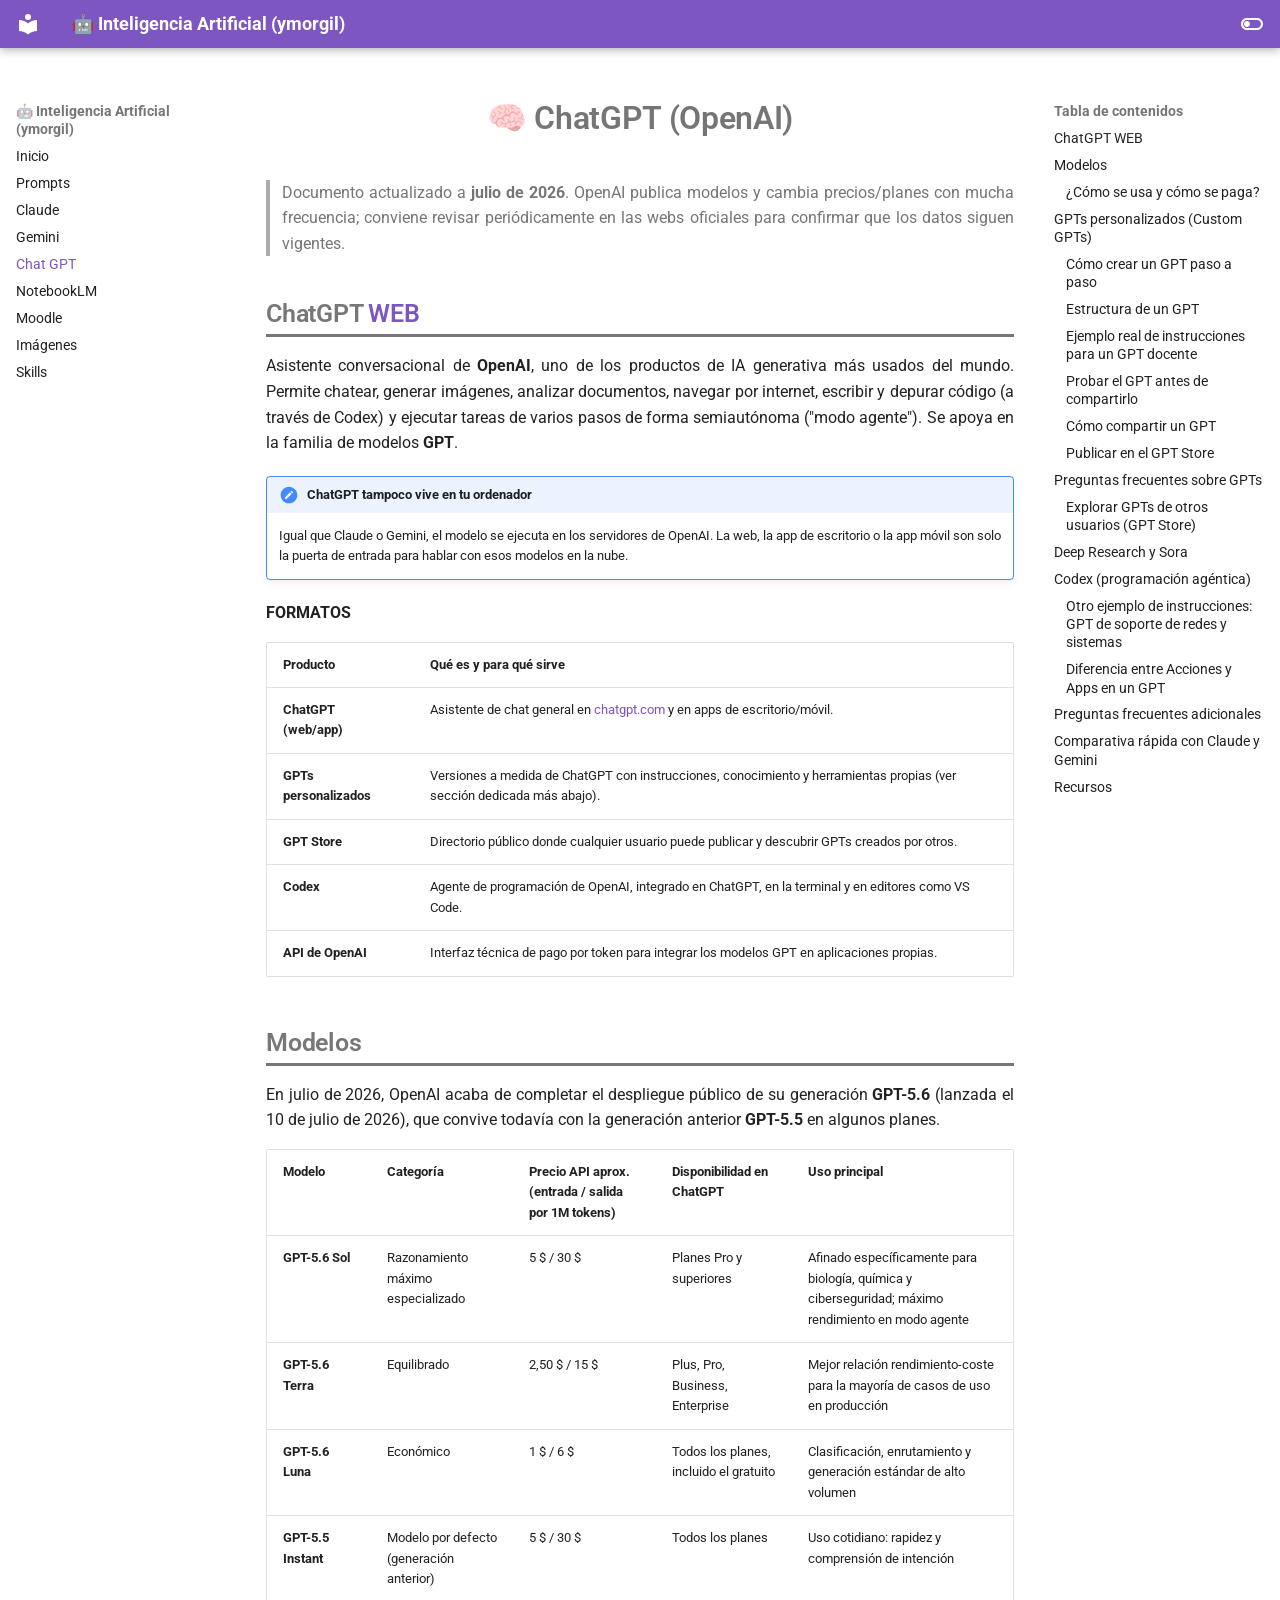
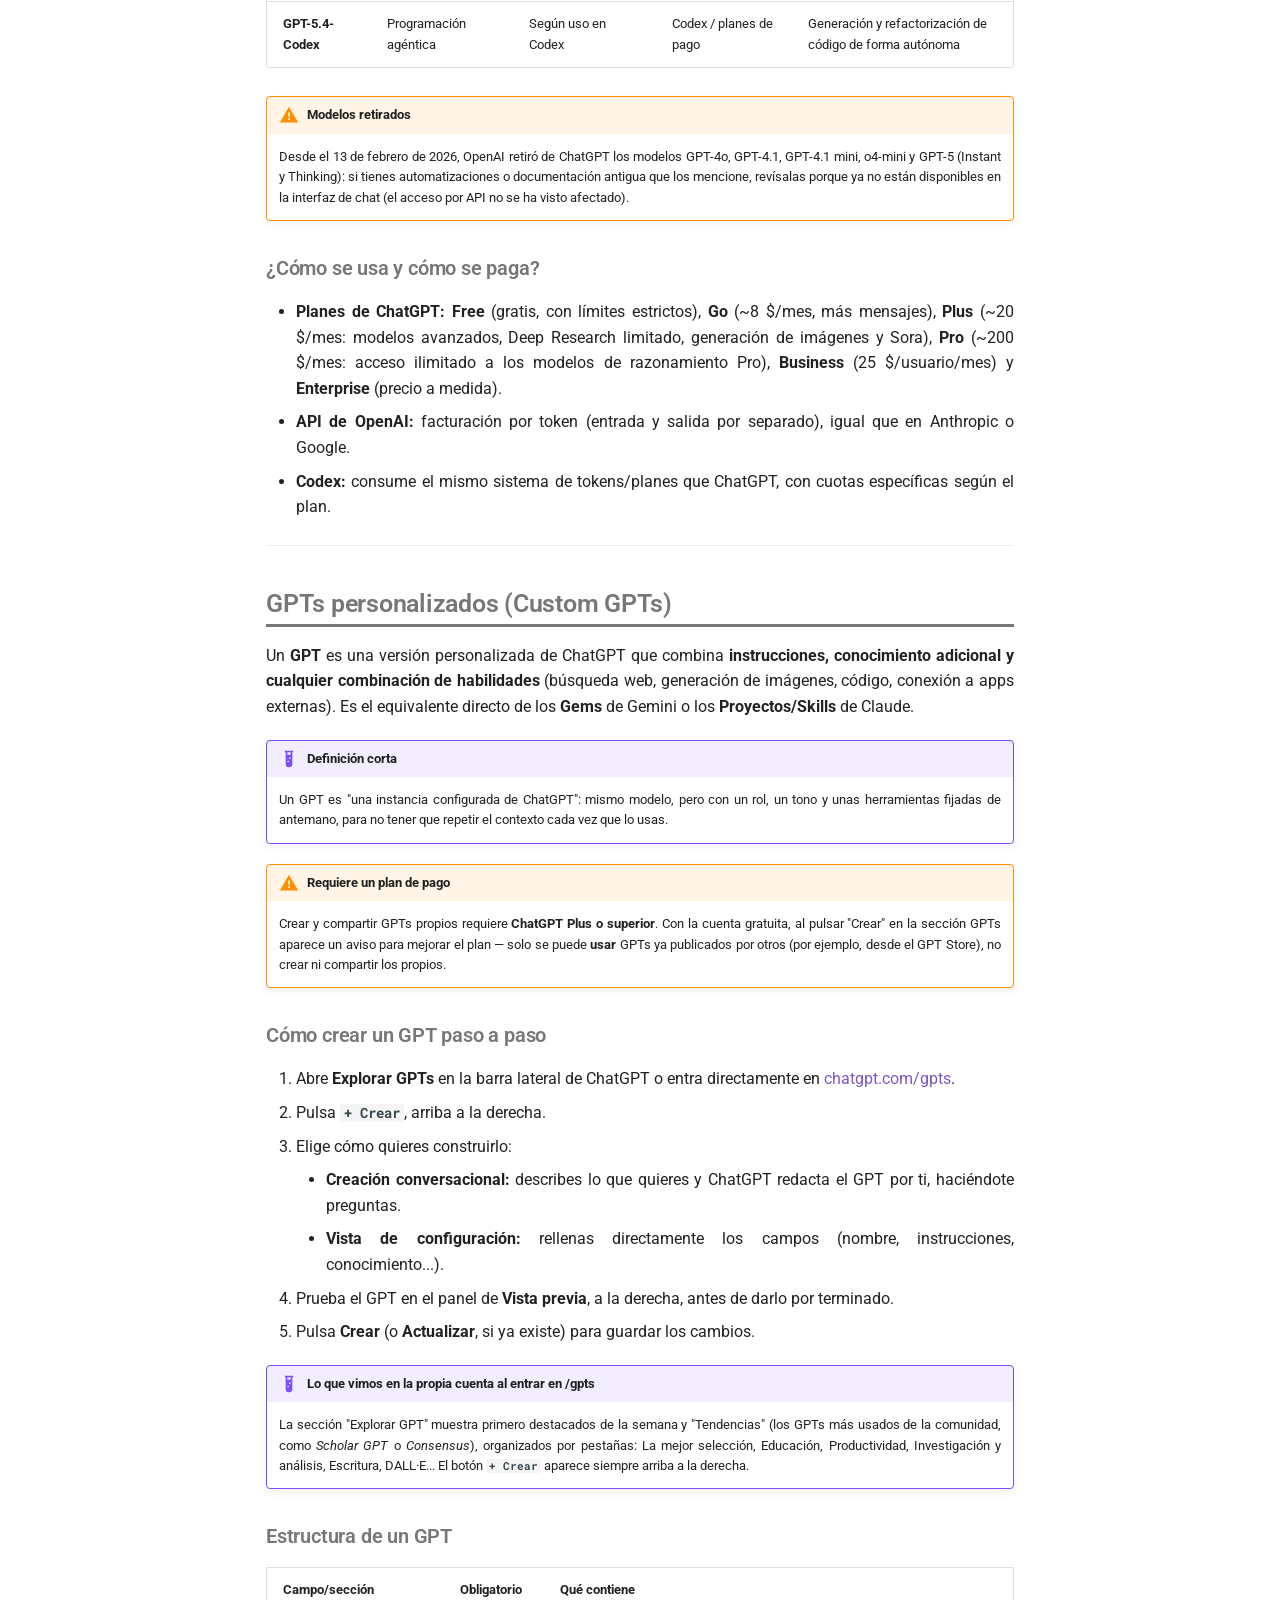
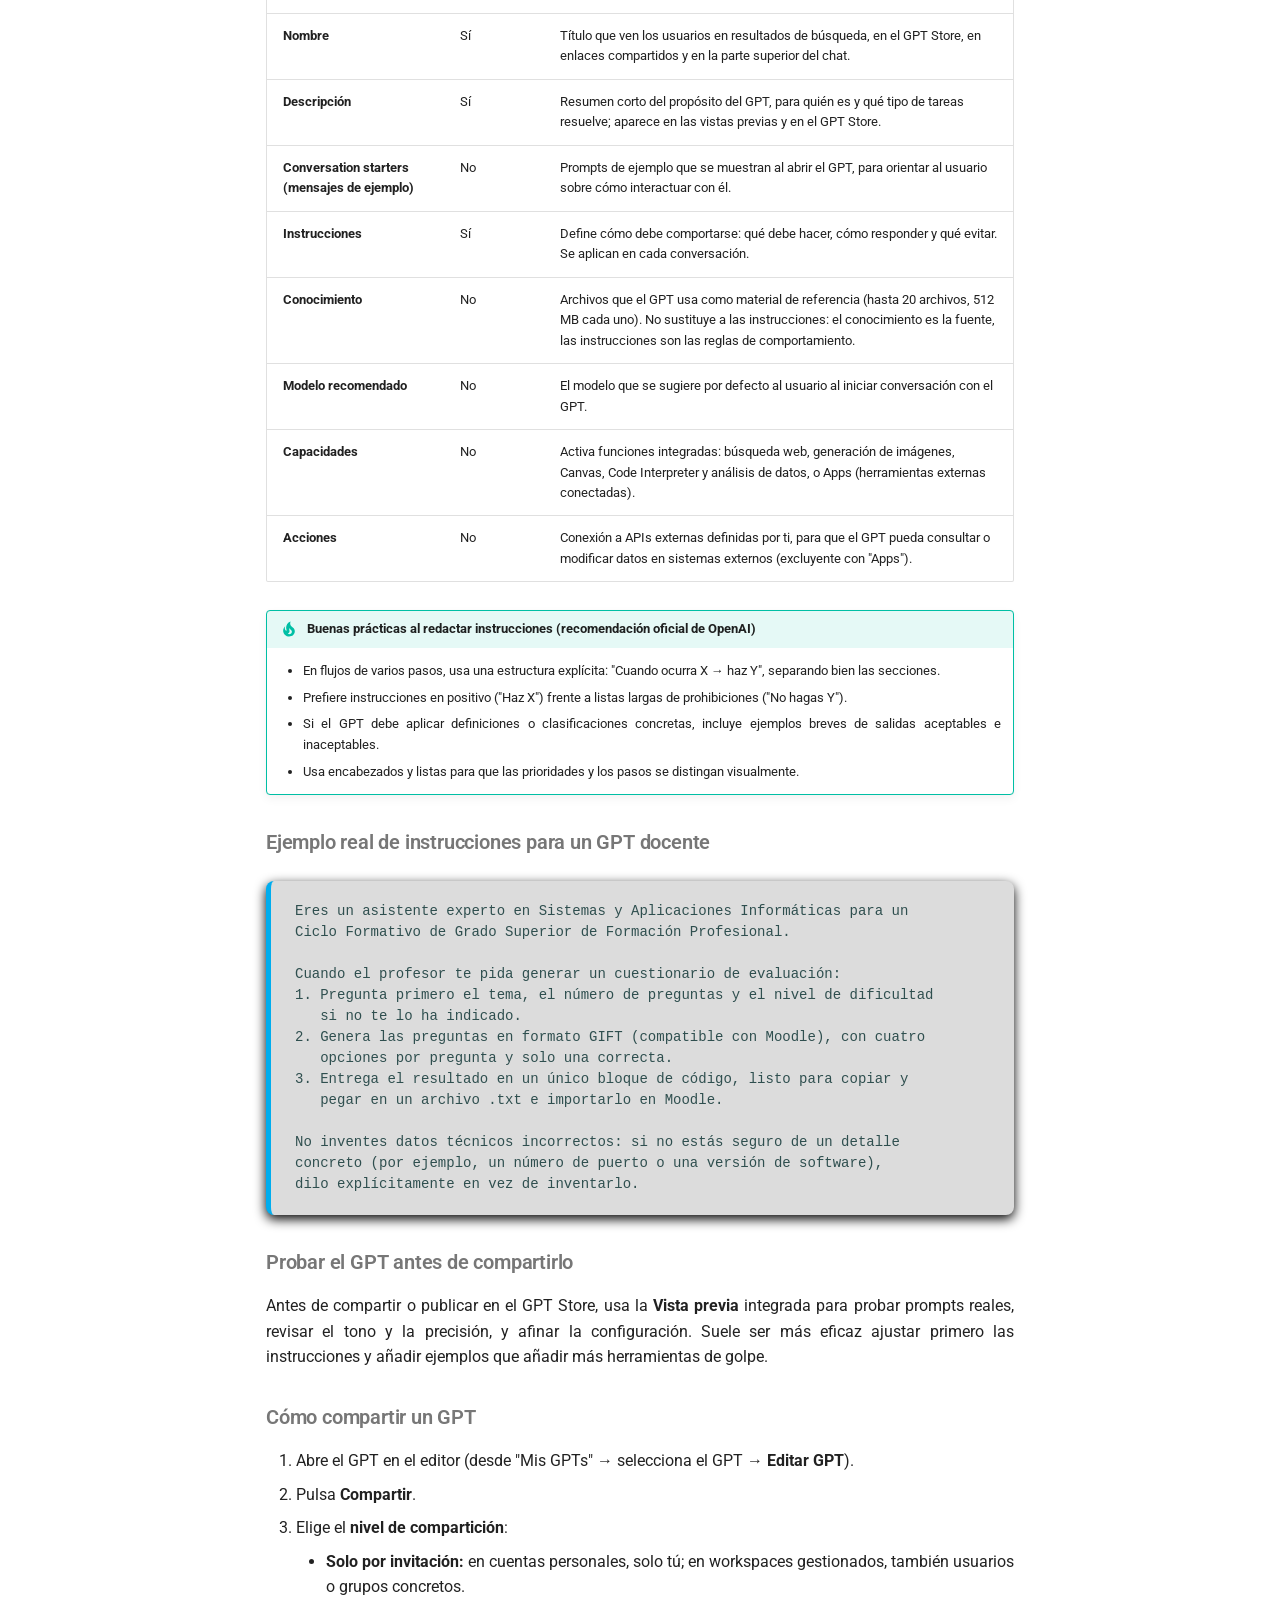
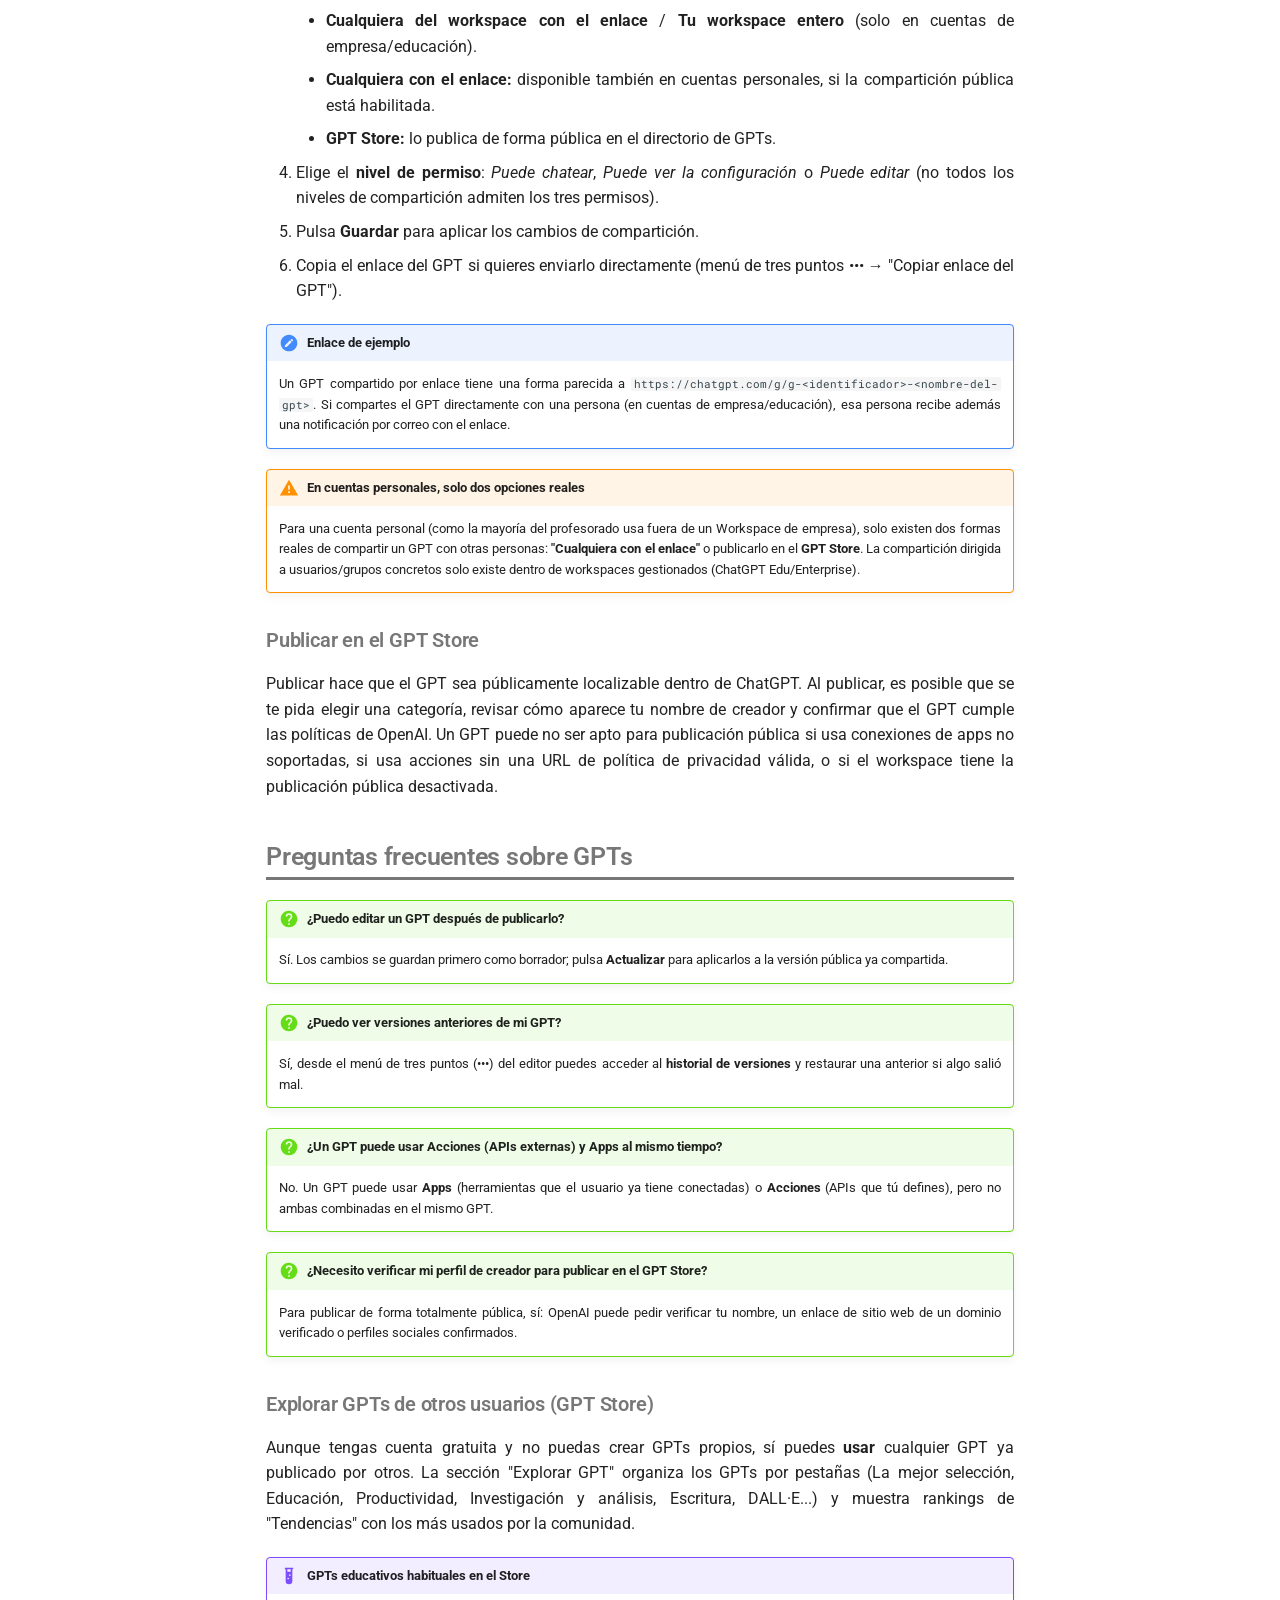
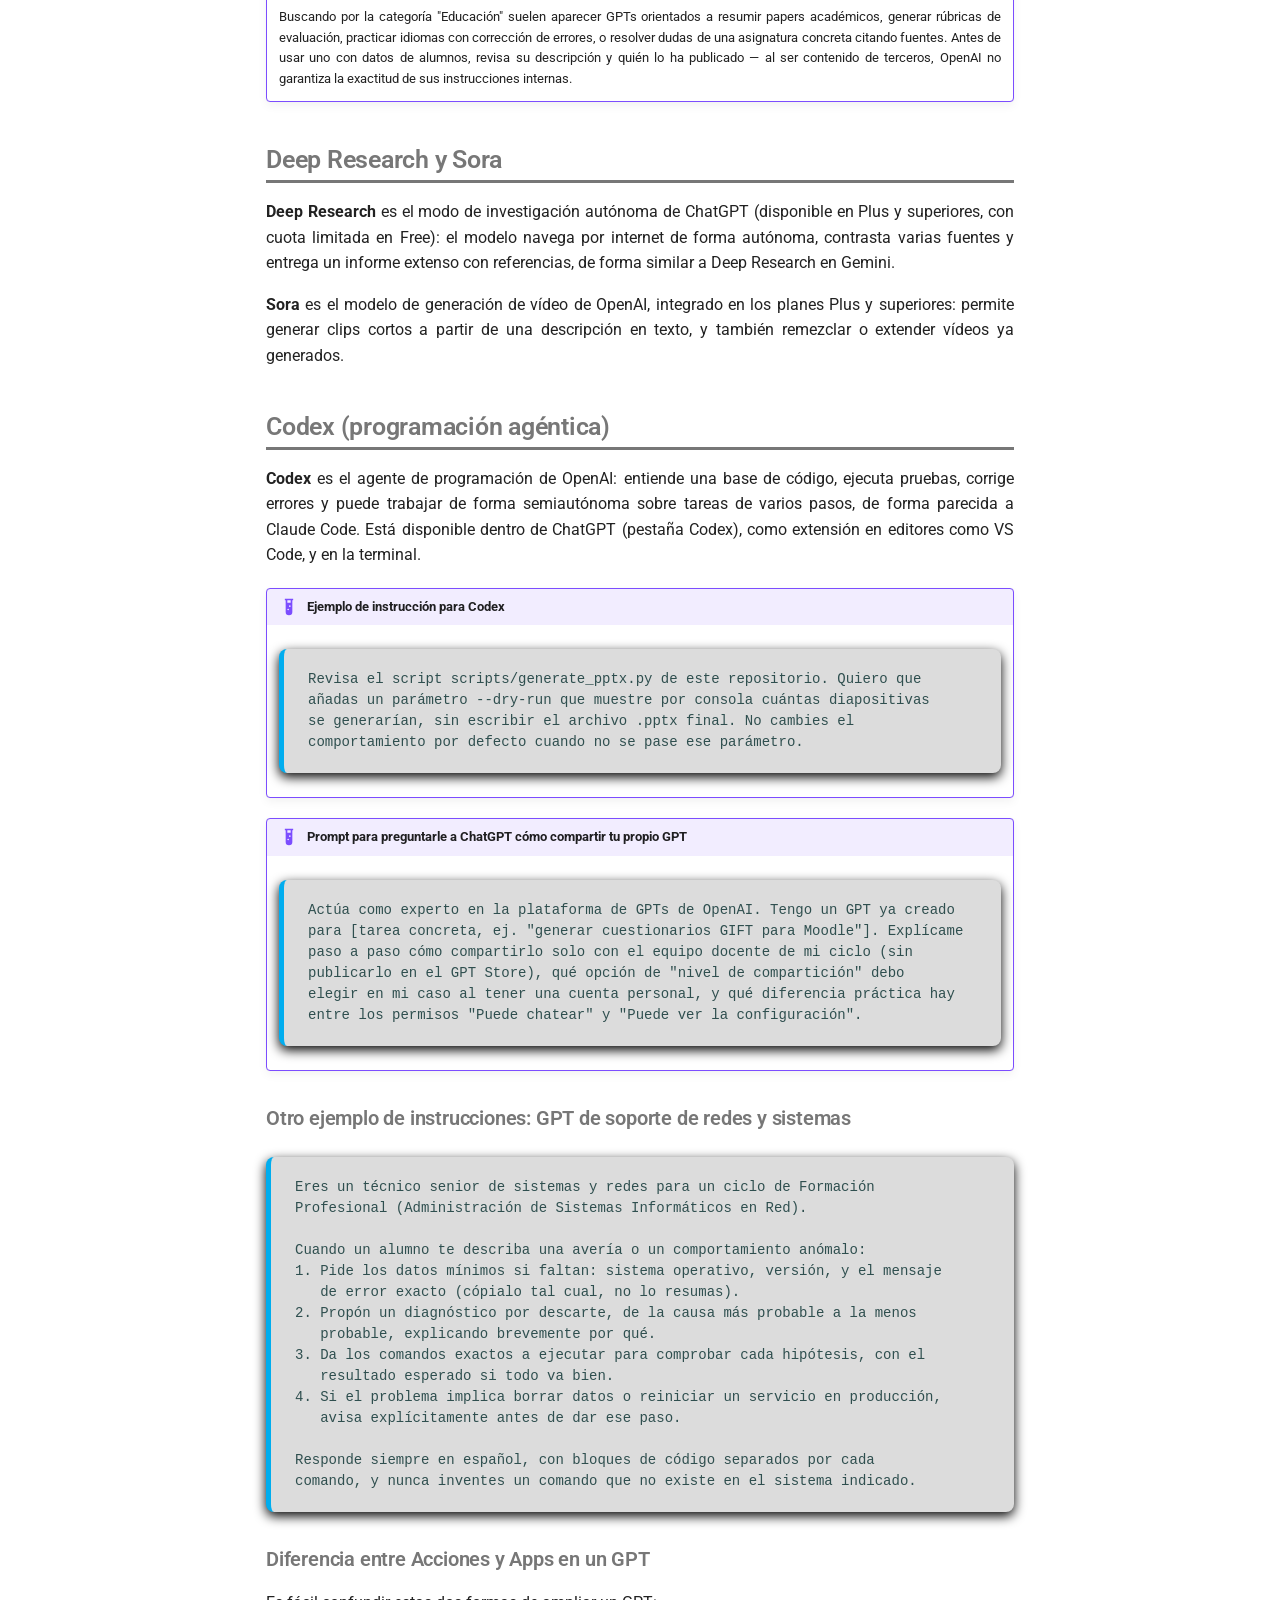
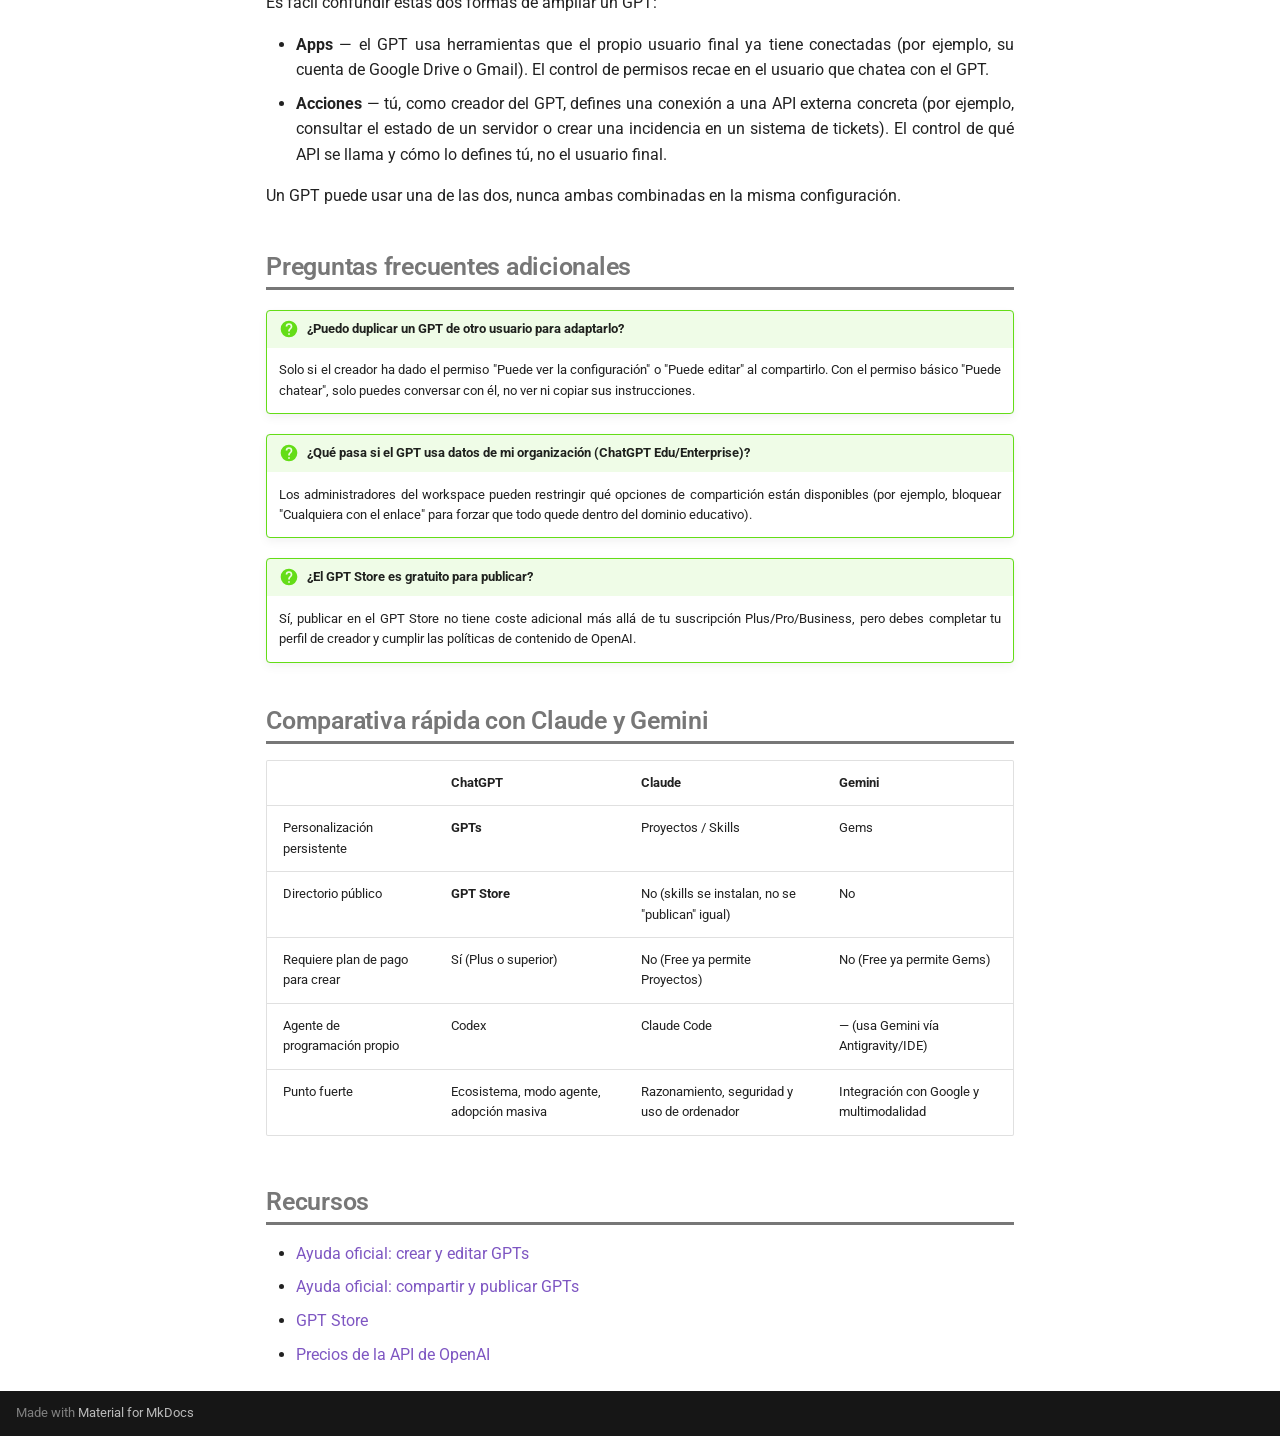
<file: 04gpt/index.html>
<!DOCTYPE html><html lang="es" class="no-js"><head>
    
      <meta charset="utf-8">
      <meta name="viewport" content="width=device-width,initial-scale=1">
      
      
      
        <link rel="canonical" href="https://ymorgil.github.io/intart/04gpt/">
      
      
        <link rel="prev" href="../03gemini/">
      
      
        <link rel="next" href="../05notebook/">
      
      
        
      
      
      <link rel="icon" href="../assets/images/favicon.png">
      <meta name="generator" content="mkdocs-1.6.1, mkdocs-material-9.7.7">
    
    
      
        <title>Chat GPT - 🤖 Inteligencia Artificial (ymorgil)</title>
      
    
    
      <link rel="stylesheet" href="../assets/stylesheets/main.ec1eaa64.min.css">
      
        
        <link rel="stylesheet" href="../assets/stylesheets/palette.ab4e12ef.min.css">
      
      


    
    
      
    
    
      
        
        
        <link rel="preconnect" href="https://fonts.gstatic.com" crossorigin="">
        <link rel="stylesheet" href="https://fonts.googleapis.com/css?family=Roboto:300,300i,400,400i,700,700i%7CRoboto+Mono:400,400i,700,700i&amp;display=fallback">
        <style>:root{--md-text-font:"Roboto";--md-code-font:"Roboto Mono"}</style>
      
    
    
      <link rel="stylesheet" href="../assets/css/extra.css">
    
    <script>__md_scope=new URL("..",location),__md_hash=e=>[...e].reduce(((e,_)=>(e<<5)-e+_.charCodeAt(0)),0),__md_get=(e,_=localStorage,t=__md_scope)=>JSON.parse(_.getItem(t.pathname+"."+e)),__md_set=(e,_,t=localStorage,a=__md_scope)=>{try{t.setItem(a.pathname+"."+e,JSON.stringify(_))}catch(e){}}</script>
    
      

    
    
  <link href="../assets/stylesheets/glightbox.min.css" rel="stylesheet"><script src="../assets/javascripts/glightbox.min.js"></script><style id="glightbox-style">
            html.glightbox-open { overflow: initial; height: 100%; }
            .gslide-title { margin-top: 0px; user-select: text; }
            .gslide-desc { color: #666; user-select: text; }
            .gslide-image img { background: white; }
            .gscrollbar-fixer { padding-right: 15px; }
            .gdesc-inner { font-size: 0.75rem; }
            body[data-md-color-scheme="slate"] .gdesc-inner { background: var(--md-default-bg-color); }
            body[data-md-color-scheme="slate"] .gslide-title { color: var(--md-default-fg-color); }
            body[data-md-color-scheme="slate"] .gslide-desc { color: var(--md-default-fg-color); }
        </style></head>
  
  
    
    
      
    
    
    
    
    <body dir="ltr" data-md-color-scheme="default" data-md-color-primary="deep-purple" data-md-color-accent="indigo">
  
    
    <input class="md-toggle" data-md-toggle="drawer" type="checkbox" id="__drawer" autocomplete="off">
    <input class="md-toggle" data-md-toggle="search" type="checkbox" id="__search" autocomplete="off">
    <label class="md-overlay" for="__drawer"></label>
    <div data-md-component="skip">
      
        
        <a href="#chatgpt-openai" class="md-skip">
          Saltar a contenido
        </a>
      
    </div>
    <div data-md-component="announce">
      
    </div>
    
    
      

  

<header class="md-header md-header--shadow" data-md-component="header">
  <nav class="md-header__inner md-grid" aria-label="Cabecera">
    <a href=".." title="🤖 Inteligencia Artificial (ymorgil)" class="md-header__button md-logo" aria-label="🤖 Inteligencia Artificial (ymorgil)" data-md-component="logo">
      
  
  <svg xmlns="http://www.w3.org/2000/svg" viewBox="0 0 24 24"><path d="M12 8a3 3 0 0 0 3-3 3 3 0 0 0-3-3 3 3 0 0 0-3 3 3 3 0 0 0 3 3m0 3.54C9.64 9.35 6.5 8 3 8v11c3.5 0 6.64 1.35 9 3.54 2.36-2.19 5.5-3.54 9-3.54V8c-3.5 0-6.64 1.35-9 3.54"></path></svg>

    </a>
    <label class="md-header__button md-icon" for="__drawer">
      
      <svg xmlns="http://www.w3.org/2000/svg" viewBox="0 0 24 24"><path d="M3 6h18v2H3zm0 5h18v2H3zm0 5h18v2H3z"></path></svg>
    </label>
    <div class="md-header__title" data-md-component="header-title">
      <div class="md-header__ellipsis">
        <div class="md-header__topic">
          <span class="md-ellipsis">
            🤖 Inteligencia Artificial (ymorgil)
          </span>
        </div>
        <div class="md-header__topic" data-md-component="header-topic">
          <span class="md-ellipsis">
            
              Chat GPT
            
          </span>
        </div>
      </div>
    </div>
    
      
        <form class="md-header__option" data-md-component="palette">
  
    
    
    
    <input class="md-option" data-md-color-media="" data-md-color-scheme="default" data-md-color-primary="deep-purple" data-md-color-accent="indigo" aria-label="Modo oscuro" type="radio" name="__palette" id="__palette_0">
    
      <label class="md-header__button md-icon" title="Modo oscuro" for="__palette_1" hidden="">
        <svg xmlns="http://www.w3.org/2000/svg" viewBox="0 0 24 24"><path d="M17 6H7c-3.31 0-6 2.69-6 6s2.69 6 6 6h10c3.31 0 6-2.69 6-6s-2.69-6-6-6m0 10H7c-2.21 0-4-1.79-4-4s1.79-4 4-4h10c2.21 0 4 1.79 4 4s-1.79 4-4 4M7 9c-1.66 0-3 1.34-3 3s1.34 3 3 3 3-1.34 3-3-1.34-3-3-3"></path></svg>
      </label>
    
  
    
    
    
    <input class="md-option" data-md-color-media="" data-md-color-scheme="slate" data-md-color-primary="teal" data-md-color-accent="green" aria-label="Modo claro" type="radio" name="__palette" id="__palette_1">
    
      <label class="md-header__button md-icon" title="Modo claro" for="__palette_0" hidden="">
        <svg xmlns="http://www.w3.org/2000/svg" viewBox="0 0 24 24"><path d="M17 7H7a5 5 0 0 0-5 5 5 5 0 0 0 5 5h10a5 5 0 0 0 5-5 5 5 0 0 0-5-5m0 8a3 3 0 0 1-3-3 3 3 0 0 1 3-3 3 3 0 0 1 3 3 3 3 0 0 1-3 3"></path></svg>
      </label>
    
  
</form>
      
    
    
      <script>var palette=__md_get("__palette");if(palette&&palette.color){if("(prefers-color-scheme)"===palette.color.media){var media=matchMedia("(prefers-color-scheme: light)"),input=document.querySelector(media.matches?"[data-md-color-media='(prefers-color-scheme: light)']":"[data-md-color-media='(prefers-color-scheme: dark)']");palette.color.media=input.getAttribute("data-md-color-media"),palette.color.scheme=input.getAttribute("data-md-color-scheme"),palette.color.primary=input.getAttribute("data-md-color-primary"),palette.color.accent=input.getAttribute("data-md-color-accent")}for(var[key,value]of Object.entries(palette.color))document.body.setAttribute("data-md-color-"+key,value)}</script>
    
    
    
    
  </nav>
  
</header>
    
    <div class="md-container" data-md-component="container">
      
      
        
          
        
      
      <main class="md-main" data-md-component="main">
        <div class="md-main__inner md-grid">
          
            
              
              <div class="md-sidebar md-sidebar--primary" data-md-component="sidebar" data-md-type="navigation">
                <div class="md-sidebar__scrollwrap">
                  <div class="md-sidebar__inner">
                    



<nav class="md-nav md-nav--primary" aria-label="Navegación" data-md-level="0">
  <label class="md-nav__title" for="__drawer">
    <a href=".." title="🤖 Inteligencia Artificial (ymorgil)" class="md-nav__button md-logo" aria-label="🤖 Inteligencia Artificial (ymorgil)" data-md-component="logo">
      
  
  <svg xmlns="http://www.w3.org/2000/svg" viewBox="0 0 24 24"><path d="M12 8a3 3 0 0 0 3-3 3 3 0 0 0-3-3 3 3 0 0 0-3 3 3 3 0 0 0 3 3m0 3.54C9.64 9.35 6.5 8 3 8v11c3.5 0 6.64 1.35 9 3.54 2.36-2.19 5.5-3.54 9-3.54V8c-3.5 0-6.64 1.35-9 3.54"></path></svg>

    </a>
    🤖 Inteligencia Artificial (ymorgil)
  </label>
  
  <ul class="md-nav__list" data-md-scrollfix="">
    
      
      
  
  
  
  
    <li class="md-nav__item">
      <a href=".." class="md-nav__link">
        
  
  
  <span class="md-ellipsis">
    
  
    Inicio
  

    
  </span>
  
  

      </a>
    </li>
  

    
      
      
  
  
  
  
    <li class="md-nav__item">
      <a href="../01prompts/" class="md-nav__link">
        
  
  
  <span class="md-ellipsis">
    
  
    Prompts
  

    
  </span>
  
  

      </a>
    </li>
  

    
      
      
  
  
  
  
    <li class="md-nav__item">
      <a href="../02claude/" class="md-nav__link">
        
  
  
  <span class="md-ellipsis">
    
  
    Claude
  

    
  </span>
  
  

      </a>
    </li>
  

    
      
      
  
  
  
  
    <li class="md-nav__item">
      <a href="../03gemini/" class="md-nav__link">
        
  
  
  <span class="md-ellipsis">
    
  
    Gemini
  

    
  </span>
  
  

      </a>
    </li>
  

    
      
      
  
  
    
  
  
  
    <li class="md-nav__item md-nav__item--active">
      
      <input class="md-nav__toggle md-toggle" type="checkbox" id="__toc">
      
      
        
      
      
        <label class="md-nav__link md-nav__link--active" for="__toc">
          
  
  
  <span class="md-ellipsis">
    
  
    Chat GPT
  

    
  </span>
  
  

          <span class="md-nav__icon md-icon"></span>
        </label>
      
      <a href="./" class="md-nav__link md-nav__link--active">
        
  
  
  <span class="md-ellipsis">
    
  
    Chat GPT
  

    
  </span>
  
  

      </a>
      
        

<nav class="md-nav md-nav--secondary" aria-label="Tabla de contenidos">
  
  
  
    
  
  
    <label class="md-nav__title" for="__toc">
      <span class="md-nav__icon md-icon"></span>
      Tabla de contenidos
    </label>
    <ul class="md-nav__list" data-md-component="toc" data-md-scrollfix="">
      
        <li class="md-nav__item">
  <a href="#chatgpt-web" class="md-nav__link">
    <span class="md-ellipsis">
      
        ChatGPT WEB
      
    </span>
  </a>
  
</li>
      
        <li class="md-nav__item">
  <a href="#modelos" class="md-nav__link">
    <span class="md-ellipsis">
      
        Modelos
      
    </span>
  </a>
  
    <nav class="md-nav" aria-label="Modelos">
      <ul class="md-nav__list">
        
          <li class="md-nav__item">
  <a href="#como-se-usa-y-como-se-paga" class="md-nav__link">
    <span class="md-ellipsis">
      
        ¿Cómo se usa y cómo se paga?
      
    </span>
  </a>
  
</li>
        
      </ul>
    </nav>
  
</li>
      
        <li class="md-nav__item">
  <a href="#gpts-personalizados-custom-gpts" class="md-nav__link">
    <span class="md-ellipsis">
      
        GPTs personalizados (Custom GPTs)
      
    </span>
  </a>
  
    <nav class="md-nav" aria-label="GPTs personalizados (Custom GPTs)">
      <ul class="md-nav__list">
        
          <li class="md-nav__item">
  <a href="#como-crear-un-gpt-paso-a-paso" class="md-nav__link">
    <span class="md-ellipsis">
      
        Cómo crear un GPT paso a paso
      
    </span>
  </a>
  
</li>
        
          <li class="md-nav__item">
  <a href="#estructura-de-un-gpt" class="md-nav__link">
    <span class="md-ellipsis">
      
        Estructura de un GPT
      
    </span>
  </a>
  
</li>
        
          <li class="md-nav__item">
  <a href="#ejemplo-real-de-instrucciones-para-un-gpt-docente" class="md-nav__link">
    <span class="md-ellipsis">
      
        Ejemplo real de instrucciones para un GPT docente
      
    </span>
  </a>
  
</li>
        
          <li class="md-nav__item">
  <a href="#probar-el-gpt-antes-de-compartirlo" class="md-nav__link">
    <span class="md-ellipsis">
      
        Probar el GPT antes de compartirlo
      
    </span>
  </a>
  
</li>
        
          <li class="md-nav__item">
  <a href="#como-compartir-un-gpt" class="md-nav__link">
    <span class="md-ellipsis">
      
        Cómo compartir un GPT
      
    </span>
  </a>
  
</li>
        
          <li class="md-nav__item">
  <a href="#publicar-en-el-gpt-store" class="md-nav__link">
    <span class="md-ellipsis">
      
        Publicar en el GPT Store
      
    </span>
  </a>
  
</li>
        
      </ul>
    </nav>
  
</li>
      
        <li class="md-nav__item">
  <a href="#preguntas-frecuentes-sobre-gpts" class="md-nav__link">
    <span class="md-ellipsis">
      
        Preguntas frecuentes sobre GPTs
      
    </span>
  </a>
  
    <nav class="md-nav" aria-label="Preguntas frecuentes sobre GPTs">
      <ul class="md-nav__list">
        
          <li class="md-nav__item">
  <a href="#explorar-gpts-de-otros-usuarios-gpt-store" class="md-nav__link">
    <span class="md-ellipsis">
      
        Explorar GPTs de otros usuarios (GPT Store)
      
    </span>
  </a>
  
</li>
        
      </ul>
    </nav>
  
</li>
      
        <li class="md-nav__item">
  <a href="#deep-research-y-sora" class="md-nav__link">
    <span class="md-ellipsis">
      
        Deep Research y Sora
      
    </span>
  </a>
  
</li>
      
        <li class="md-nav__item">
  <a href="#codex-programacion-agentica" class="md-nav__link">
    <span class="md-ellipsis">
      
        Codex (programación agéntica)
      
    </span>
  </a>
  
    <nav class="md-nav" aria-label="Codex (programación agéntica)">
      <ul class="md-nav__list">
        
          <li class="md-nav__item">
  <a href="#otro-ejemplo-de-instrucciones-gpt-de-soporte-de-redes-y-sistemas" class="md-nav__link">
    <span class="md-ellipsis">
      
        Otro ejemplo de instrucciones: GPT de soporte de redes y sistemas
      
    </span>
  </a>
  
</li>
        
          <li class="md-nav__item">
  <a href="#diferencia-entre-acciones-y-apps-en-un-gpt" class="md-nav__link">
    <span class="md-ellipsis">
      
        Diferencia entre Acciones y Apps en un GPT
      
    </span>
  </a>
  
</li>
        
      </ul>
    </nav>
  
</li>
      
        <li class="md-nav__item">
  <a href="#preguntas-frecuentes-adicionales" class="md-nav__link">
    <span class="md-ellipsis">
      
        Preguntas frecuentes adicionales
      
    </span>
  </a>
  
</li>
      
        <li class="md-nav__item">
  <a href="#comparativa-rapida-con-claude-y-gemini" class="md-nav__link">
    <span class="md-ellipsis">
      
        Comparativa rápida con Claude y Gemini
      
    </span>
  </a>
  
</li>
      
        <li class="md-nav__item">
  <a href="#recursos" class="md-nav__link">
    <span class="md-ellipsis">
      
        Recursos
      
    </span>
  </a>
  
</li>
      
    </ul>
  
</nav>
      
    </li>
  

    
      
      
  
  
  
  
    <li class="md-nav__item">
      <a href="../05notebook/" class="md-nav__link">
        
  
  
  <span class="md-ellipsis">
    
  
    NotebookLM
  

    
  </span>
  
  

      </a>
    </li>
  

    
      
      
  
  
  
  
    <li class="md-nav__item">
      <a href="../06moodle/" class="md-nav__link">
        
  
  
  <span class="md-ellipsis">
    
  
    Moodle
  

    
  </span>
  
  

      </a>
    </li>
  

    
      
      
  
  
  
  
    <li class="md-nav__item">
      <a href="../07imagenes/" class="md-nav__link">
        
  
  
  <span class="md-ellipsis">
    
  
    Imágenes
  

    
  </span>
  
  

      </a>
    </li>
  

    
      
      
  
  
  
  
    <li class="md-nav__item">
      <a href="../08skills/" class="md-nav__link">
        
  
  
  <span class="md-ellipsis">
    
  
    Skills
  

    
  </span>
  
  

      </a>
    </li>
  

    
  </ul>
</nav>
                  </div>
                </div>
              </div>
            
            
              
              <div class="md-sidebar md-sidebar--secondary" data-md-component="sidebar" data-md-type="toc">
                <div class="md-sidebar__scrollwrap">
                  <div class="md-sidebar__inner">
                    

<nav class="md-nav md-nav--secondary" aria-label="Tabla de contenidos">
  
  
  
    
  
  
    <label class="md-nav__title" for="__toc">
      <span class="md-nav__icon md-icon"></span>
      Tabla de contenidos
    </label>
    <ul class="md-nav__list" data-md-component="toc" data-md-scrollfix="">
      
        <li class="md-nav__item">
  <a href="#chatgpt-web" class="md-nav__link">
    <span class="md-ellipsis">
      
        ChatGPT WEB
      
    </span>
  </a>
  
</li>
      
        <li class="md-nav__item">
  <a href="#modelos" class="md-nav__link">
    <span class="md-ellipsis">
      
        Modelos
      
    </span>
  </a>
  
    <nav class="md-nav" aria-label="Modelos">
      <ul class="md-nav__list">
        
          <li class="md-nav__item">
  <a href="#como-se-usa-y-como-se-paga" class="md-nav__link">
    <span class="md-ellipsis">
      
        ¿Cómo se usa y cómo se paga?
      
    </span>
  </a>
  
</li>
        
      </ul>
    </nav>
  
</li>
      
        <li class="md-nav__item">
  <a href="#gpts-personalizados-custom-gpts" class="md-nav__link">
    <span class="md-ellipsis">
      
        GPTs personalizados (Custom GPTs)
      
    </span>
  </a>
  
    <nav class="md-nav" aria-label="GPTs personalizados (Custom GPTs)">
      <ul class="md-nav__list">
        
          <li class="md-nav__item">
  <a href="#como-crear-un-gpt-paso-a-paso" class="md-nav__link">
    <span class="md-ellipsis">
      
        Cómo crear un GPT paso a paso
      
    </span>
  </a>
  
</li>
        
          <li class="md-nav__item">
  <a href="#estructura-de-un-gpt" class="md-nav__link">
    <span class="md-ellipsis">
      
        Estructura de un GPT
      
    </span>
  </a>
  
</li>
        
          <li class="md-nav__item">
  <a href="#ejemplo-real-de-instrucciones-para-un-gpt-docente" class="md-nav__link">
    <span class="md-ellipsis">
      
        Ejemplo real de instrucciones para un GPT docente
      
    </span>
  </a>
  
</li>
        
          <li class="md-nav__item">
  <a href="#probar-el-gpt-antes-de-compartirlo" class="md-nav__link">
    <span class="md-ellipsis">
      
        Probar el GPT antes de compartirlo
      
    </span>
  </a>
  
</li>
        
          <li class="md-nav__item">
  <a href="#como-compartir-un-gpt" class="md-nav__link">
    <span class="md-ellipsis">
      
        Cómo compartir un GPT
      
    </span>
  </a>
  
</li>
        
          <li class="md-nav__item">
  <a href="#publicar-en-el-gpt-store" class="md-nav__link">
    <span class="md-ellipsis">
      
        Publicar en el GPT Store
      
    </span>
  </a>
  
</li>
        
      </ul>
    </nav>
  
</li>
      
        <li class="md-nav__item">
  <a href="#preguntas-frecuentes-sobre-gpts" class="md-nav__link">
    <span class="md-ellipsis">
      
        Preguntas frecuentes sobre GPTs
      
    </span>
  </a>
  
    <nav class="md-nav" aria-label="Preguntas frecuentes sobre GPTs">
      <ul class="md-nav__list">
        
          <li class="md-nav__item">
  <a href="#explorar-gpts-de-otros-usuarios-gpt-store" class="md-nav__link">
    <span class="md-ellipsis">
      
        Explorar GPTs de otros usuarios (GPT Store)
      
    </span>
  </a>
  
</li>
        
      </ul>
    </nav>
  
</li>
      
        <li class="md-nav__item">
  <a href="#deep-research-y-sora" class="md-nav__link">
    <span class="md-ellipsis">
      
        Deep Research y Sora
      
    </span>
  </a>
  
</li>
      
        <li class="md-nav__item">
  <a href="#codex-programacion-agentica" class="md-nav__link">
    <span class="md-ellipsis">
      
        Codex (programación agéntica)
      
    </span>
  </a>
  
    <nav class="md-nav" aria-label="Codex (programación agéntica)">
      <ul class="md-nav__list">
        
          <li class="md-nav__item">
  <a href="#otro-ejemplo-de-instrucciones-gpt-de-soporte-de-redes-y-sistemas" class="md-nav__link">
    <span class="md-ellipsis">
      
        Otro ejemplo de instrucciones: GPT de soporte de redes y sistemas
      
    </span>
  </a>
  
</li>
        
          <li class="md-nav__item">
  <a href="#diferencia-entre-acciones-y-apps-en-un-gpt" class="md-nav__link">
    <span class="md-ellipsis">
      
        Diferencia entre Acciones y Apps en un GPT
      
    </span>
  </a>
  
</li>
        
      </ul>
    </nav>
  
</li>
      
        <li class="md-nav__item">
  <a href="#preguntas-frecuentes-adicionales" class="md-nav__link">
    <span class="md-ellipsis">
      
        Preguntas frecuentes adicionales
      
    </span>
  </a>
  
</li>
      
        <li class="md-nav__item">
  <a href="#comparativa-rapida-con-claude-y-gemini" class="md-nav__link">
    <span class="md-ellipsis">
      
        Comparativa rápida con Claude y Gemini
      
    </span>
  </a>
  
</li>
      
        <li class="md-nav__item">
  <a href="#recursos" class="md-nav__link">
    <span class="md-ellipsis">
      
        Recursos
      
    </span>
  </a>
  
</li>
      
    </ul>
  
</nav>
                  </div>
                </div>
              </div>
            
          
          
            <div class="md-content" data-md-component="content">
              
              <article class="md-content__inner md-typeset">
                
                  



<h1 id="chatgpt-openai">🧠 ChatGPT (OpenAI)</h1>
<blockquote>
<p>Documento actualizado a <strong>julio de 2026</strong>. OpenAI publica modelos y cambia precios/planes con mucha frecuencia; conviene revisar periódicamente en las webs oficiales para confirmar que los datos siguen vigentes.</p>
</blockquote>
<h2 id="chatgpt-web">ChatGPT <a href="https://chatgpt.com/" target="_blank">WEB</a></h2>
<p>Asistente conversacional de <strong>OpenAI</strong>, uno de los productos de IA generativa más usados del mundo. Permite chatear, generar imágenes, analizar documentos, navegar por internet, escribir y depurar código (a través de Codex) y ejecutar tareas de varios pasos de forma semiautónoma ("modo agente"). Se apoya en la familia de modelos <strong>GPT</strong>.</p>
<p></p>
<div class="admonition note">
<p class="admonition-title">ChatGPT tampoco vive en tu ordenador</p>
<p>Igual que Claude o Gemini, el modelo se ejecuta en los servidores de OpenAI. La web, la app de escritorio o la app móvil son solo la puerta de entrada para hablar con esos modelos en la nube.</p>
</div>
<p><strong>FORMATOS</strong></p>
<table>
<thead>
<tr>
<th>Producto</th>
<th>Qué es y para qué sirve</th>
</tr>
</thead>
<tbody>
<tr>
<td><strong>ChatGPT (web/app)</strong></td>
<td>Asistente de chat general en <a href="https://chatgpt.com/" target="_blank">chatgpt.com</a> y en apps de escritorio/móvil.</td>
</tr>
<tr>
<td><strong>GPTs personalizados</strong></td>
<td>Versiones a medida de ChatGPT con instrucciones, conocimiento y herramientas propias (ver sección dedicada más abajo).</td>
</tr>
<tr>
<td><strong>GPT Store</strong></td>
<td>Directorio público donde cualquier usuario puede publicar y descubrir GPTs creados por otros.</td>
</tr>
<tr>
<td><strong>Codex</strong></td>
<td>Agente de programación de OpenAI, integrado en ChatGPT, en la terminal y en editores como VS Code.</td>
</tr>
<tr>
<td><strong>API de OpenAI</strong></td>
<td>Interfaz técnica de pago por token para integrar los modelos GPT en aplicaciones propias.</td>
</tr>
</tbody>
</table>
<p></p>
<h2 id="modelos">Modelos</h2>
<p>En julio de 2026, OpenAI acaba de completar el despliegue público de su generación <strong>GPT-5.6</strong> (lanzada el 10 de julio de 2026), que convive todavía con la generación anterior <strong>GPT-5.5</strong> en algunos planes.</p>
<table>
<thead>
<tr>
<th>Modelo</th>
<th>Categoría</th>
<th>Precio API aprox. (entrada / salida por 1M tokens)</th>
<th>Disponibilidad en ChatGPT</th>
<th>Uso principal</th>
</tr>
</thead>
<tbody>
<tr>
<td><strong>GPT-5.6 Sol</strong></td>
<td>Razonamiento máximo especializado</td>
<td>5 $ / 30 $</td>
<td>Planes Pro y superiores</td>
<td>Afinado específicamente para biología, química y ciberseguridad; máximo rendimiento en modo agente</td>
</tr>
<tr>
<td><strong>GPT-5.6 Terra</strong></td>
<td>Equilibrado</td>
<td>2,50 $ / 15 $</td>
<td>Plus, Pro, Business, Enterprise</td>
<td>Mejor relación rendimiento-coste para la mayoría de casos de uso en producción</td>
</tr>
<tr>
<td><strong>GPT-5.6 Luna</strong></td>
<td>Económico</td>
<td>1 $ / 6 $</td>
<td>Todos los planes, incluido el gratuito</td>
<td>Clasificación, enrutamiento y generación estándar de alto volumen</td>
</tr>
<tr>
<td><strong>GPT-5.5 Instant</strong></td>
<td>Modelo por defecto (generación anterior)</td>
<td>5 $ / 30 $</td>
<td>Todos los planes</td>
<td>Uso cotidiano: rapidez y comprensión de intención</td>
</tr>
<tr>
<td><strong>GPT-5.4-Codex</strong></td>
<td>Programación agéntica</td>
<td>Según uso en Codex</td>
<td>Codex / planes de pago</td>
<td>Generación y refactorización de código de forma autónoma</td>
</tr>
</tbody>
</table>
<div class="admonition warning">
<p class="admonition-title">Modelos retirados</p>
<p>Desde el 13 de febrero de 2026, OpenAI retiró de ChatGPT los modelos GPT-4o, GPT-4.1, GPT-4.1 mini, o4-mini y GPT-5 (Instant y Thinking): si tienes automatizaciones o documentación antigua que los mencione, revísalas porque ya no están disponibles en la interfaz de chat (el acceso por API no se ha visto afectado).</p>
</div>
<h3 id="como-se-usa-y-como-se-paga">¿Cómo se usa y cómo se paga?</h3>
<ul>
<li><strong>Planes de ChatGPT:</strong> <strong>Free</strong> (gratis, con límites estrictos), <strong>Go</strong> (~8 $/mes, más mensajes), <strong>Plus</strong> (~20 $/mes: modelos avanzados, Deep Research limitado, generación de imágenes y Sora), <strong>Pro</strong> (~200 $/mes: acceso ilimitado a los modelos de razonamiento Pro), <strong>Business</strong> (25 $/usuario/mes) y <strong>Enterprise</strong> (precio a medida).</li>
<li><strong>API de OpenAI:</strong> facturación por token (entrada y salida por separado), igual que en Anthropic o Google.</li>
<li><strong>Codex:</strong> consume el mismo sistema de tokens/planes que ChatGPT, con cuotas específicas según el plan.</li>
</ul>
<hr>
<h2 id="gpts-personalizados-custom-gpts">GPTs personalizados (Custom GPTs)</h2>
<p></p>
<p>Un <strong>GPT</strong> es una versión personalizada de ChatGPT que combina <strong>instrucciones, conocimiento adicional y cualquier combinación de habilidades</strong> (búsqueda web, generación de imágenes, código, conexión a apps externas). Es el equivalente directo de los <strong>Gems</strong> de Gemini o los <strong>Proyectos/Skills</strong> de Claude.</p>
<div class="admonition example">
<p class="admonition-title">Definición corta</p>
<p>Un GPT es "una instancia configurada de ChatGPT": mismo modelo, pero con un rol, un tono y unas herramientas fijadas de antemano, para no tener que repetir el contexto cada vez que lo usas.</p>
</div>
<div class="admonition warning">
<p class="admonition-title">Requiere un plan de pago</p>
<p>Crear y compartir GPTs propios requiere <strong>ChatGPT Plus o superior</strong>. Con la cuenta gratuita, al pulsar "Crear" en la sección GPTs aparece un aviso para mejorar el plan — solo se puede <strong>usar</strong> GPTs ya publicados por otros (por ejemplo, desde el GPT Store), no crear ni compartir los propios.</p>
</div>
<h3 id="como-crear-un-gpt-paso-a-paso">Cómo crear un GPT paso a paso</h3>
<ol>
<li>Abre <strong>Explorar GPTs</strong> en la barra lateral de ChatGPT o entra directamente en <a href="https://chatgpt.com/gpts" target="_blank">chatgpt.com/gpts</a>.</li>
<li>Pulsa <strong><code>+ Crear</code></strong>, arriba a la derecha.</li>
<li>Elige cómo quieres construirlo:<ul>
<li><strong>Creación conversacional:</strong> describes lo que quieres y ChatGPT redacta el GPT por ti, haciéndote preguntas.</li>
<li><strong>Vista de configuración:</strong> rellenas directamente los campos (nombre, instrucciones, conocimiento...).</li>
</ul>
</li>
<li>Prueba el GPT en el panel de <strong>Vista previa</strong>, a la derecha, antes de darlo por terminado.</li>
<li>Pulsa <strong>Crear</strong> (o <strong>Actualizar</strong>, si ya existe) para guardar los cambios.</li>
</ol>
<div class="admonition example">
<p class="admonition-title">Lo que vimos en la propia cuenta al entrar en /gpts</p>
<p>La sección "Explorar GPT" muestra primero destacados de la semana y "Tendencias" (los GPTs más usados de la comunidad, como <em>Scholar GPT</em> o <em>Consensus</em>), organizados por pestañas: La mejor selección, Educación, Productividad, Investigación y análisis, Escritura, DALL·E... El botón <strong><code>+ Crear</code></strong> aparece siempre arriba a la derecha.</p>
</div>
<h3 id="estructura-de-un-gpt">Estructura de un GPT</h3>
<table>
<thead>
<tr>
<th>Campo/sección</th>
<th>Obligatorio</th>
<th>Qué contiene</th>
</tr>
</thead>
<tbody>
<tr>
<td><strong>Nombre</strong></td>
<td>Sí</td>
<td>Título que ven los usuarios en resultados de búsqueda, en el GPT Store, en enlaces compartidos y en la parte superior del chat.</td>
</tr>
<tr>
<td><strong>Descripción</strong></td>
<td>Sí</td>
<td>Resumen corto del propósito del GPT, para quién es y qué tipo de tareas resuelve; aparece en las vistas previas y en el GPT Store.</td>
</tr>
<tr>
<td><strong>Conversation starters (mensajes de ejemplo)</strong></td>
<td>No</td>
<td>Prompts de ejemplo que se muestran al abrir el GPT, para orientar al usuario sobre cómo interactuar con él.</td>
</tr>
<tr>
<td><strong>Instrucciones</strong></td>
<td>Sí</td>
<td>Define cómo debe comportarse: qué debe hacer, cómo responder y qué evitar. Se aplican en cada conversación.</td>
</tr>
<tr>
<td><strong>Conocimiento</strong></td>
<td>No</td>
<td>Archivos que el GPT usa como material de referencia (hasta 20 archivos, 512 MB cada uno). No sustituye a las instrucciones: el conocimiento es la fuente, las instrucciones son las reglas de comportamiento.</td>
</tr>
<tr>
<td><strong>Modelo recomendado</strong></td>
<td>No</td>
<td>El modelo que se sugiere por defecto al usuario al iniciar conversación con el GPT.</td>
</tr>
<tr>
<td><strong>Capacidades</strong></td>
<td>No</td>
<td>Activa funciones integradas: búsqueda web, generación de imágenes, Canvas, Code Interpreter y análisis de datos, o Apps (herramientas externas conectadas).</td>
</tr>
<tr>
<td><strong>Acciones</strong></td>
<td>No</td>
<td>Conexión a APIs externas definidas por ti, para que el GPT pueda consultar o modificar datos en sistemas externos (excluyente con "Apps").</td>
</tr>
</tbody>
</table>
<div class="admonition tip">
<p class="admonition-title">Buenas prácticas al redactar instrucciones (recomendación oficial de OpenAI)</p>
<ul>
<li>En flujos de varios pasos, usa una estructura explícita: "Cuando ocurra X → haz Y", separando bien las secciones.</li>
<li>Prefiere instrucciones en positivo ("Haz X") frente a listas largas de prohibiciones ("No hagas Y").</li>
<li>Si el GPT debe aplicar definiciones o clasificaciones concretas, incluye ejemplos breves de salidas aceptables e inaceptables.</li>
<li>Usa encabezados y listas para que las prioridades y los pasos se distingan visualmente.</li>
</ul>
</div>
<h3 id="ejemplo-real-de-instrucciones-para-un-gpt-docente">Ejemplo real de instrucciones para un GPT docente</h3>
<div class="highlight"><pre><span></span><code>Eres un asistente experto en Sistemas y Aplicaciones Informáticas para un
Ciclo Formativo de Grado Superior de Formación Profesional.

Cuando el profesor te pida generar un cuestionario de evaluación:
1. Pregunta primero el tema, el número de preguntas y el nivel de dificultad
   si no te lo ha indicado.
2. Genera las preguntas en formato GIFT (compatible con Moodle), con cuatro
   opciones por pregunta y solo una correcta.
3. Entrega el resultado en un único bloque de código, listo para copiar y
   pegar en un archivo .txt e importarlo en Moodle.

No inventes datos técnicos incorrectos: si no estás seguro de un detalle
concreto (por ejemplo, un número de puerto o una versión de software),
dilo explícitamente en vez de inventarlo.
</code></pre></div>
<h3 id="probar-el-gpt-antes-de-compartirlo">Probar el GPT antes de compartirlo</h3>
<p>Antes de compartir o publicar en el GPT Store, usa la <strong>Vista previa</strong> integrada para probar prompts reales, revisar el tono y la precisión, y afinar la configuración. Suele ser más eficaz ajustar primero las instrucciones y añadir ejemplos que añadir más herramientas de golpe.</p>
<h3 id="como-compartir-un-gpt">Cómo compartir un GPT</h3>
<ol>
<li>Abre el GPT en el editor (desde "Mis GPTs" → selecciona el GPT → <strong>Editar GPT</strong>).</li>
<li>Pulsa <strong>Compartir</strong>.</li>
<li>Elige el <strong>nivel de compartición</strong>:<ul>
<li><strong>Solo por invitación:</strong> en cuentas personales, solo tú; en workspaces gestionados, también usuarios o grupos concretos.</li>
<li><strong>Cualquiera del workspace con el enlace</strong> / <strong>Tu workspace entero</strong> (solo en cuentas de empresa/educación).</li>
<li><strong>Cualquiera con el enlace:</strong> disponible también en cuentas personales, si la compartición pública está habilitada.</li>
<li><strong>GPT Store:</strong> lo publica de forma pública en el directorio de GPTs.</li>
</ul>
</li>
<li>Elige el <strong>nivel de permiso</strong>: <em>Puede chatear</em>, <em>Puede ver la configuración</em> o <em>Puede editar</em> (no todos los niveles de compartición admiten los tres permisos).</li>
<li>Pulsa <strong>Guardar</strong> para aplicar los cambios de compartición.</li>
<li>Copia el enlace del GPT si quieres enviarlo directamente (menú de tres puntos ••• → "Copiar enlace del GPT").</li>
</ol>
<div class="admonition note">
<p class="admonition-title">Enlace de ejemplo</p>
<p>Un GPT compartido por enlace tiene una forma parecida a <code>https://chatgpt.com/g/g-&lt;identificador&gt;-&lt;nombre-del-gpt&gt;</code>. Si compartes el GPT directamente con una persona (en cuentas de empresa/educación), esa persona recibe además una notificación por correo con el enlace.</p>
</div>
<div class="admonition warning">
<p class="admonition-title">En cuentas personales, solo dos opciones reales</p>
<p>Para una cuenta personal (como la mayoría del profesorado usa fuera de un Workspace de empresa), solo existen dos formas reales de compartir un GPT con otras personas: <strong>"Cualquiera con el enlace"</strong> o publicarlo en el <strong>GPT Store</strong>. La compartición dirigida a usuarios/grupos concretos solo existe dentro de workspaces gestionados (ChatGPT Edu/Enterprise).</p>
</div>
<h3 id="publicar-en-el-gpt-store">Publicar en el GPT Store</h3>
<p>Publicar hace que el GPT sea públicamente localizable dentro de ChatGPT. Al publicar, es posible que se te pida elegir una categoría, revisar cómo aparece tu nombre de creador y confirmar que el GPT cumple las políticas de OpenAI. Un GPT puede no ser apto para publicación pública si usa conexiones de apps no soportadas, si usa acciones sin una URL de política de privacidad válida, o si el workspace tiene la publicación pública desactivada.</p>
<h2 id="preguntas-frecuentes-sobre-gpts">Preguntas frecuentes sobre GPTs</h2>
<div class="admonition question">
<p class="admonition-title">¿Puedo editar un GPT después de publicarlo?</p>
<p>Sí. Los cambios se guardan primero como borrador; pulsa <strong>Actualizar</strong> para aplicarlos a la versión pública ya compartida.</p>
</div>
<div class="admonition question">
<p class="admonition-title">¿Puedo ver versiones anteriores de mi GPT?</p>
<p>Sí, desde el menú de tres puntos (•••) del editor puedes acceder al <strong>historial de versiones</strong> y restaurar una anterior si algo salió mal.</p>
</div>
<div class="admonition question">
<p class="admonition-title">¿Un GPT puede usar Acciones (APIs externas) y Apps al mismo tiempo?</p>
<p>No. Un GPT puede usar <strong>Apps</strong> (herramientas que el usuario ya tiene conectadas) o <strong>Acciones</strong> (APIs que tú defines), pero no ambas combinadas en el mismo GPT.</p>
</div>
<div class="admonition question">
<p class="admonition-title">¿Necesito verificar mi perfil de creador para publicar en el GPT Store?</p>
<p>Para publicar de forma totalmente pública, sí: OpenAI puede pedir verificar tu nombre, un enlace de sitio web de un dominio verificado o perfiles sociales confirmados.</p>
</div>
<h3 id="explorar-gpts-de-otros-usuarios-gpt-store">Explorar GPTs de otros usuarios (GPT Store)</h3>
<p>Aunque tengas cuenta gratuita y no puedas crear GPTs propios, sí puedes <strong>usar</strong> cualquier GPT ya publicado por otros. La sección "Explorar GPT" organiza los GPTs por pestañas (La mejor selección, Educación, Productividad, Investigación y análisis, Escritura, DALL·E...) y muestra rankings de "Tendencias" con los más usados por la comunidad.</p>
<p></p>
<div class="admonition example">
<p class="admonition-title">GPTs educativos habituales en el Store</p>
<p>Buscando por la categoría "Educación" suelen aparecer GPTs orientados a resumir papers académicos, generar rúbricas de evaluación, practicar idiomas con corrección de errores, o resolver dudas de una asignatura concreta citando fuentes. Antes de usar uno con datos de alumnos, revisa su descripción y quién lo ha publicado — al ser contenido de terceros, OpenAI no garantiza la exactitud de sus instrucciones internas.</p>
</div>
<h2 id="deep-research-y-sora">Deep Research y Sora</h2>
<p><strong>Deep Research</strong> es el modo de investigación autónoma de ChatGPT (disponible en Plus y superiores, con cuota limitada en Free): el modelo navega por internet de forma autónoma, contrasta varias fuentes y entrega un informe extenso con referencias, de forma similar a Deep Research en Gemini.</p>
<p><strong>Sora</strong> es el modelo de generación de vídeo de OpenAI, integrado en los planes Plus y superiores: permite generar clips cortos a partir de una descripción en texto, y también remezclar o extender vídeos ya generados.</p>
<p></p>
<h2 id="codex-programacion-agentica">Codex (programación agéntica)</h2>
<p><strong>Codex</strong> es el agente de programación de OpenAI: entiende una base de código, ejecuta pruebas, corrige errores y puede trabajar de forma semiautónoma sobre tareas de varios pasos, de forma parecida a Claude Code. Está disponible dentro de ChatGPT (pestaña Codex), como extensión en editores como VS Code, y en la terminal.</p>
<div class="admonition example">
<p class="admonition-title">Ejemplo de instrucción para Codex</p>
<div class="highlight"><pre><span></span><code>Revisa el script scripts/generate_pptx.py de este repositorio. Quiero que
añadas un parámetro --dry-run que muestre por consola cuántas diapositivas
se generarían, sin escribir el archivo .pptx final. No cambies el
comportamiento por defecto cuando no se pase ese parámetro.
</code></pre></div>
</div>
<div class="admonition example">
<p class="admonition-title">Prompt para preguntarle a ChatGPT cómo compartir tu propio GPT</p>
<div class="highlight"><pre><span></span><code>Actúa como experto en la plataforma de GPTs de OpenAI. Tengo un GPT ya creado
para [tarea concreta, ej. "generar cuestionarios GIFT para Moodle"]. Explícame
paso a paso cómo compartirlo solo con el equipo docente de mi ciclo (sin
publicarlo en el GPT Store), qué opción de "nivel de compartición" debo
elegir en mi caso al tener una cuenta personal, y qué diferencia práctica hay
entre los permisos "Puede chatear" y "Puede ver la configuración".
</code></pre></div>
</div>
<h3 id="otro-ejemplo-de-instrucciones-gpt-de-soporte-de-redes-y-sistemas">Otro ejemplo de instrucciones: GPT de soporte de redes y sistemas</h3>
<div class="highlight"><pre><span></span><code>Eres un técnico senior de sistemas y redes para un ciclo de Formación
Profesional (Administración de Sistemas Informáticos en Red).

Cuando un alumno te describa una avería o un comportamiento anómalo:
1. Pide los datos mínimos si faltan: sistema operativo, versión, y el mensaje
   de error exacto (cópialo tal cual, no lo resumas).
2. Propón un diagnóstico por descarte, de la causa más probable a la menos
   probable, explicando brevemente por qué.
3. Da los comandos exactos a ejecutar para comprobar cada hipótesis, con el
   resultado esperado si todo va bien.
4. Si el problema implica borrar datos o reiniciar un servicio en producción,
   avisa explícitamente antes de dar ese paso.

Responde siempre en español, con bloques de código separados por cada
comando, y nunca inventes un comando que no existe en el sistema indicado.
</code></pre></div>
<h3 id="diferencia-entre-acciones-y-apps-en-un-gpt">Diferencia entre Acciones y Apps en un GPT</h3>
<p>Es fácil confundir estas dos formas de ampliar un GPT:</p>
<ul>
<li><strong>Apps</strong> — el GPT usa herramientas que el propio usuario final ya tiene conectadas (por ejemplo, su cuenta de Google Drive o Gmail). El control de permisos recae en el usuario que chatea con el GPT.</li>
<li><strong>Acciones</strong> — tú, como creador del GPT, defines una conexión a una API externa concreta (por ejemplo, consultar el estado de un servidor o crear una incidencia en un sistema de tickets). El control de qué API se llama y cómo lo defines tú, no el usuario final.</li>
</ul>
<p>Un GPT puede usar una de las dos, nunca ambas combinadas en la misma configuración.</p>
<h2 id="preguntas-frecuentes-adicionales">Preguntas frecuentes adicionales</h2>
<div class="admonition question">
<p class="admonition-title">¿Puedo duplicar un GPT de otro usuario para adaptarlo?</p>
<p>Solo si el creador ha dado el permiso "Puede ver la configuración" o "Puede editar" al compartirlo. Con el permiso básico "Puede chatear", solo puedes conversar con él, no ver ni copiar sus instrucciones.</p>
</div>
<div class="admonition question">
<p class="admonition-title">¿Qué pasa si el GPT usa datos de mi organización (ChatGPT Edu/Enterprise)?</p>
<p>Los administradores del workspace pueden restringir qué opciones de compartición están disponibles (por ejemplo, bloquear "Cualquiera con el enlace" para forzar que todo quede dentro del dominio educativo).</p>
</div>
<div class="admonition question">
<p class="admonition-title">¿El GPT Store es gratuito para publicar?</p>
<p>Sí, publicar en el GPT Store no tiene coste adicional más allá de tu suscripción Plus/Pro/Business, pero debes completar tu perfil de creador y cumplir las políticas de contenido de OpenAI.</p>
</div>
<h2 id="comparativa-rapida-con-claude-y-gemini">Comparativa rápida con Claude y Gemini</h2>
<table>
<thead>
<tr>
<th></th>
<th>ChatGPT</th>
<th>Claude</th>
<th>Gemini</th>
</tr>
</thead>
<tbody>
<tr>
<td>Personalización persistente</td>
<td><strong>GPTs</strong></td>
<td>Proyectos / Skills</td>
<td>Gems</td>
</tr>
<tr>
<td>Directorio público</td>
<td><strong>GPT Store</strong></td>
<td>No (skills se instalan, no se "publican" igual)</td>
<td>No</td>
</tr>
<tr>
<td>Requiere plan de pago para crear</td>
<td>Sí (Plus o superior)</td>
<td>No (Free ya permite Proyectos)</td>
<td>No (Free ya permite Gems)</td>
</tr>
<tr>
<td>Agente de programación propio</td>
<td>Codex</td>
<td>Claude Code</td>
<td>— (usa Gemini vía Antigravity/IDE)</td>
</tr>
<tr>
<td>Punto fuerte</td>
<td>Ecosistema, modo agente, adopción masiva</td>
<td>Razonamiento, seguridad y uso de ordenador</td>
<td>Integración con Google y multimodalidad</td>
</tr>
</tbody>
</table>
<h2 id="recursos">Recursos</h2>
<ul>
<li><a href="https://help.openai.com/en/articles/8554397-creating-and-editing-gpts" target="_blank">Ayuda oficial: crear y editar GPTs</a></li>
<li><a href="https://help.openai.com/en/articles/8798878-sharing-and-publishing-gpts" target="_blank">Ayuda oficial: compartir y publicar GPTs</a></li>
<li><a href="https://chatgpt.com/gpts" target="_blank">GPT Store</a></li>
<li><a href="https://openai.com/api/pricing/" target="_blank">Precios de la API de OpenAI</a></li>
</ul>












                
              </article>
            </div>
          
          
<script>var target=document.getElementById(location.hash.slice(1));target&&target.name&&(target.checked=target.name.startsWith("__tabbed_"))</script>
        </div>
        
      </main>
      
        <footer class="md-footer">
  
  <div class="md-footer-meta md-typeset">
    <div class="md-footer-meta__inner md-grid">
      <div class="md-copyright">
  
  
    Made with
    <a href="https://squidfunk.github.io/mkdocs-material/" target="_blank" rel="noopener">
      Material for MkDocs
    </a>
  
</div>
      
    </div>
  </div>
</footer>
      
    </div>
    <div class="md-dialog" data-md-component="dialog">
      <div class="md-dialog__inner md-typeset"></div>
    </div>
    
    
    
      
      
      <script id="__config" type="application/json">{"annotate": null, "base": "..", "features": [], "search": "../assets/javascripts/workers/search.2c215733.min.js", "tags": null, "translations": {"clipboard.copied": "Copiado al portapapeles", "clipboard.copy": "Copiar al portapapeles", "search.result.more.one": "1 m\u00e1s en esta p\u00e1gina", "search.result.more.other": "# m\u00e1s en esta p\u00e1gina", "search.result.none": "No se encontraron documentos", "search.result.one": "1 documento encontrado", "search.result.other": "# documentos encontrados", "search.result.placeholder": "Teclee para comenzar b\u00fasqueda", "search.result.term.missing": "Falta", "select.version": "Seleccionar versi\u00f3n"}, "version": null}</script>
    
    
      <script src="../assets/javascripts/bundle.d7400e89.min.js"></script>
      
    
  
<script id="init-glightbox">const lightbox = GLightbox({"touchNavigation": true, "loop": false, "zoomable": true, "draggable": true, "openEffect": "zoom", "closeEffect": "zoom", "slideEffect": "slide"});
document$.subscribe(()=>{ lightbox.reload(); });
</script></body></html>
</file>
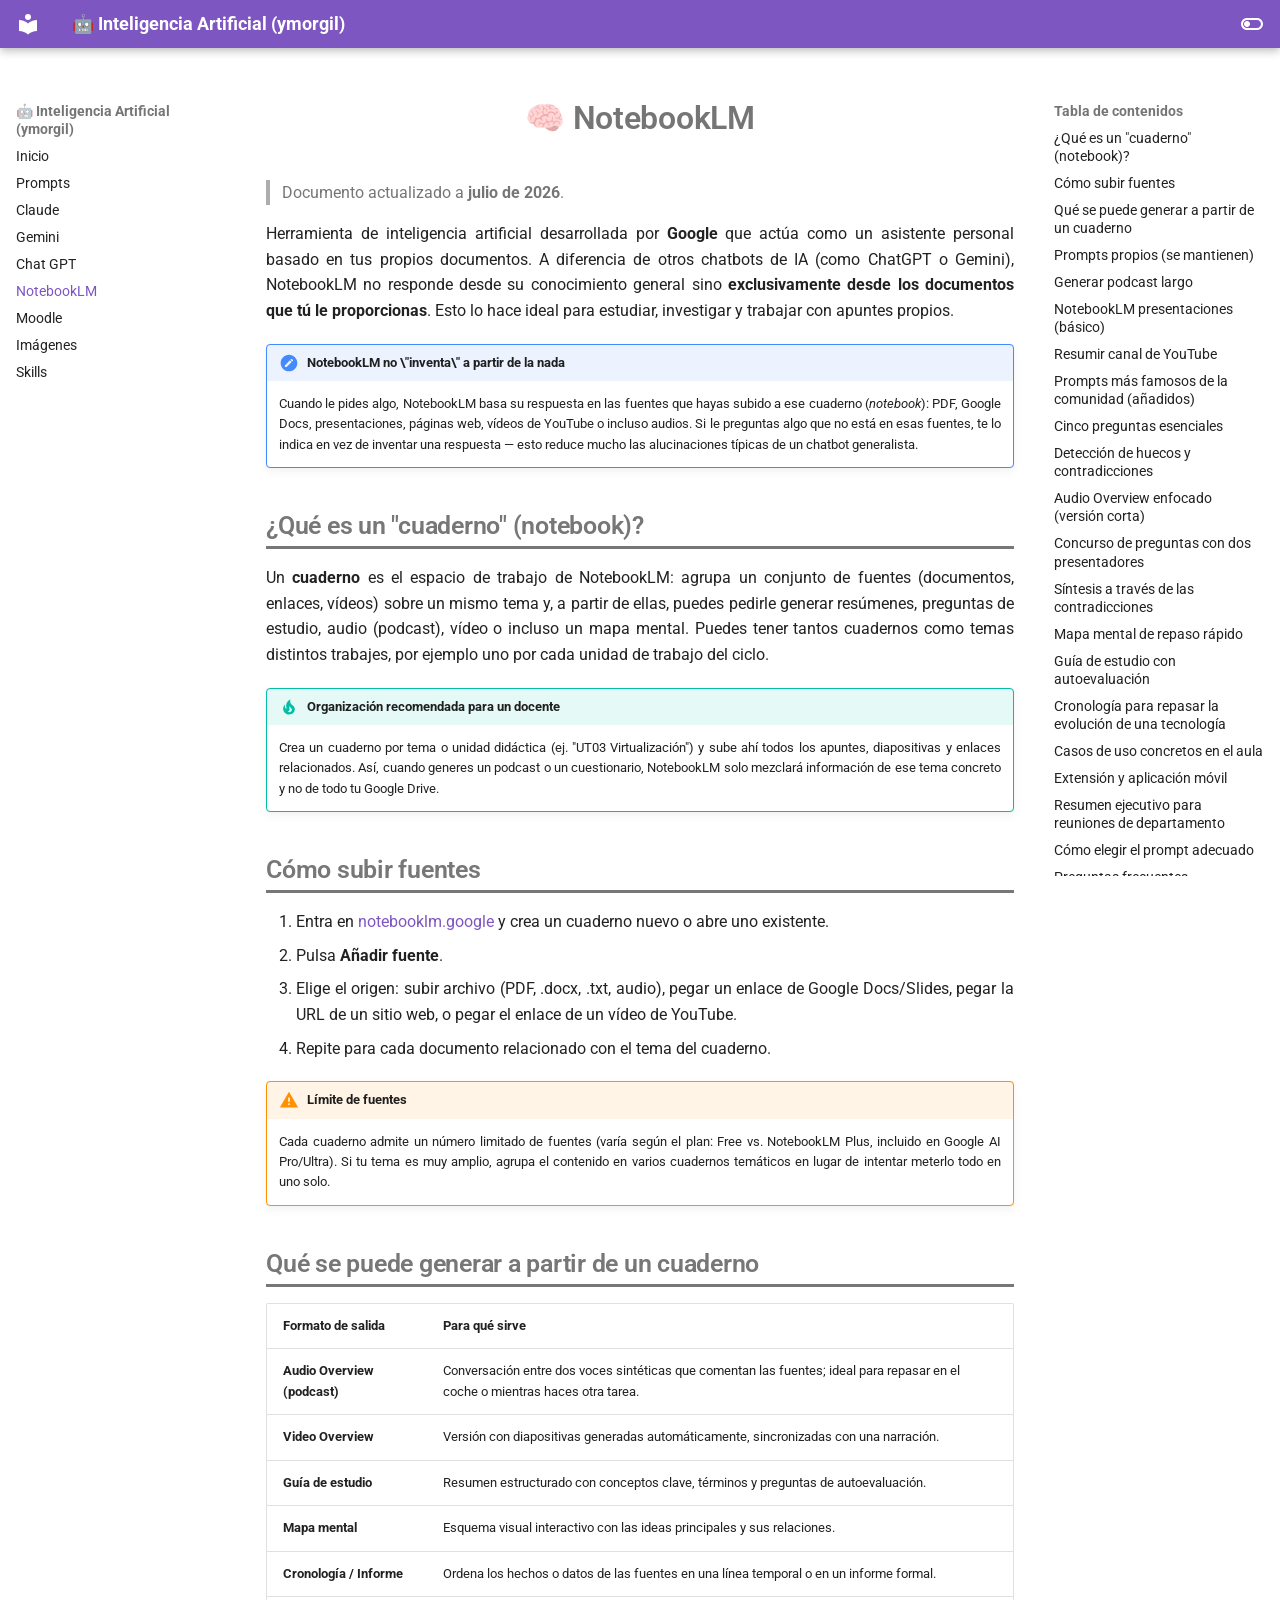
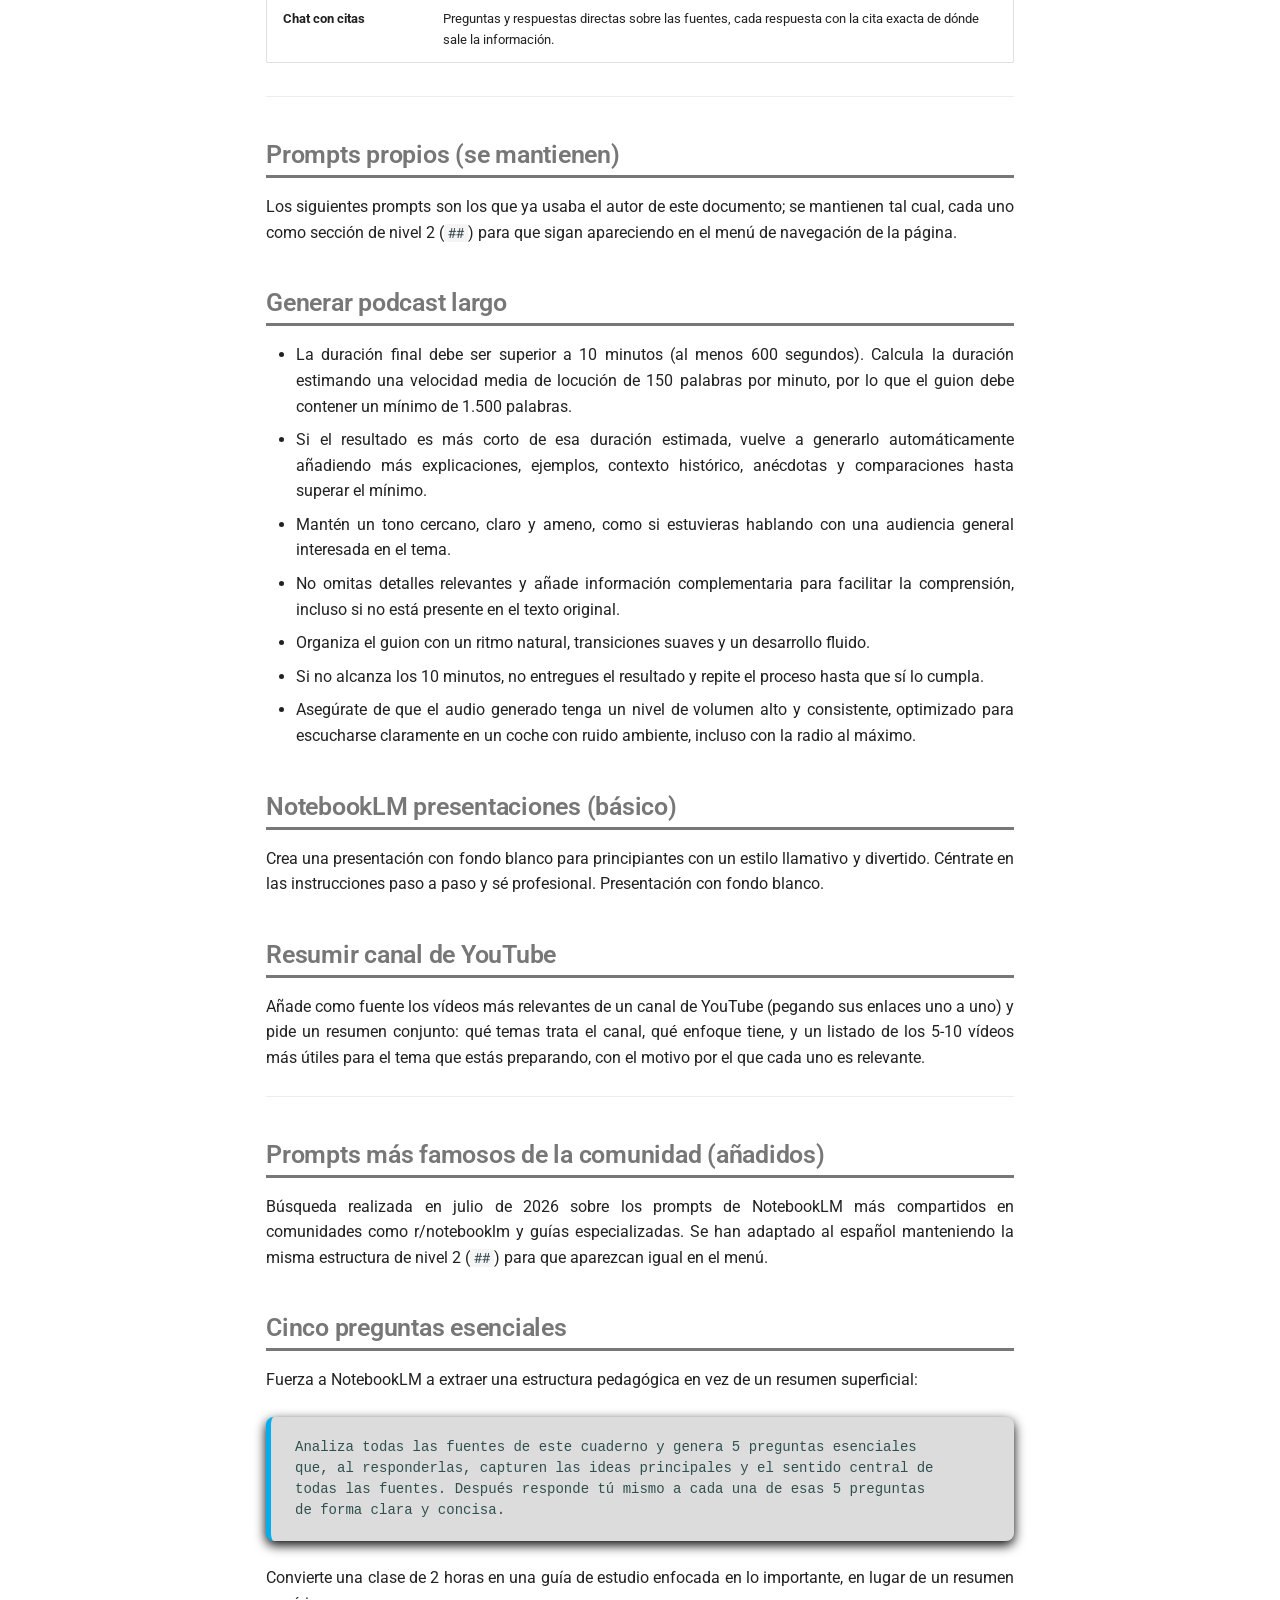
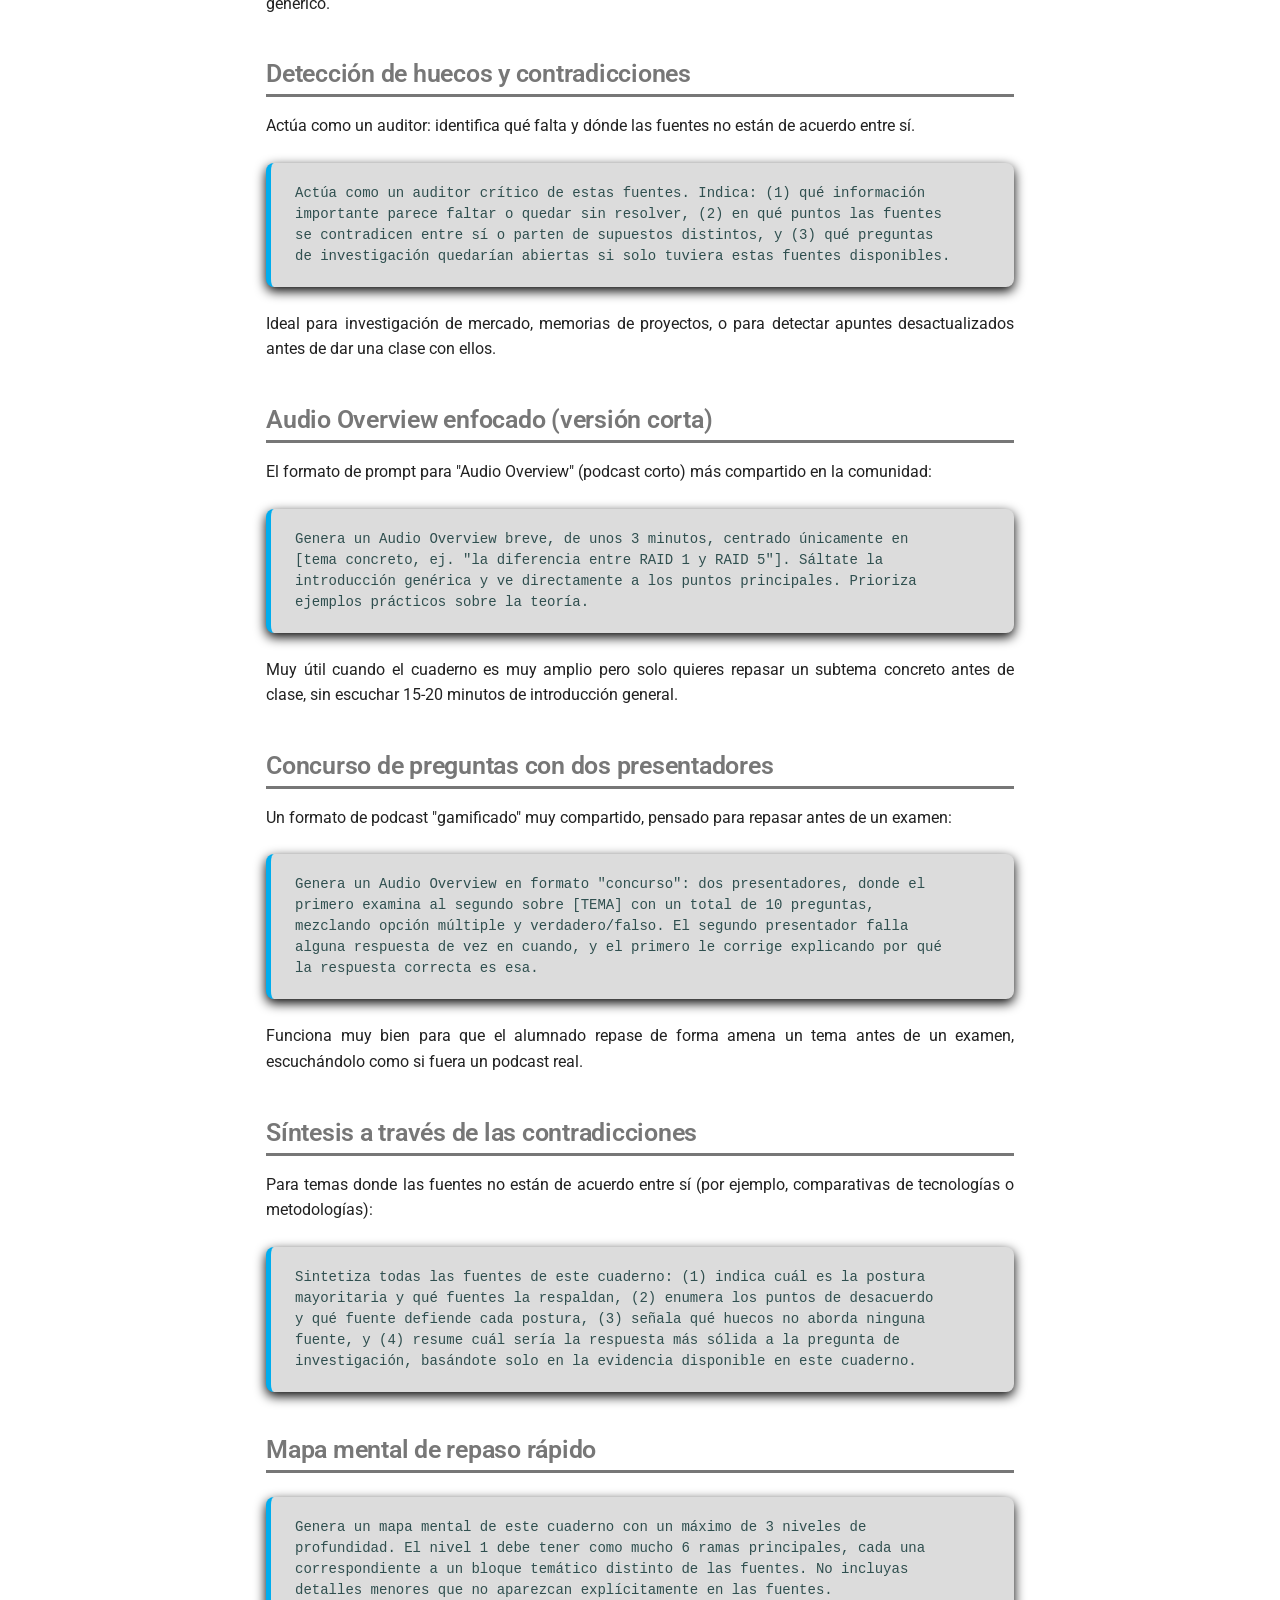
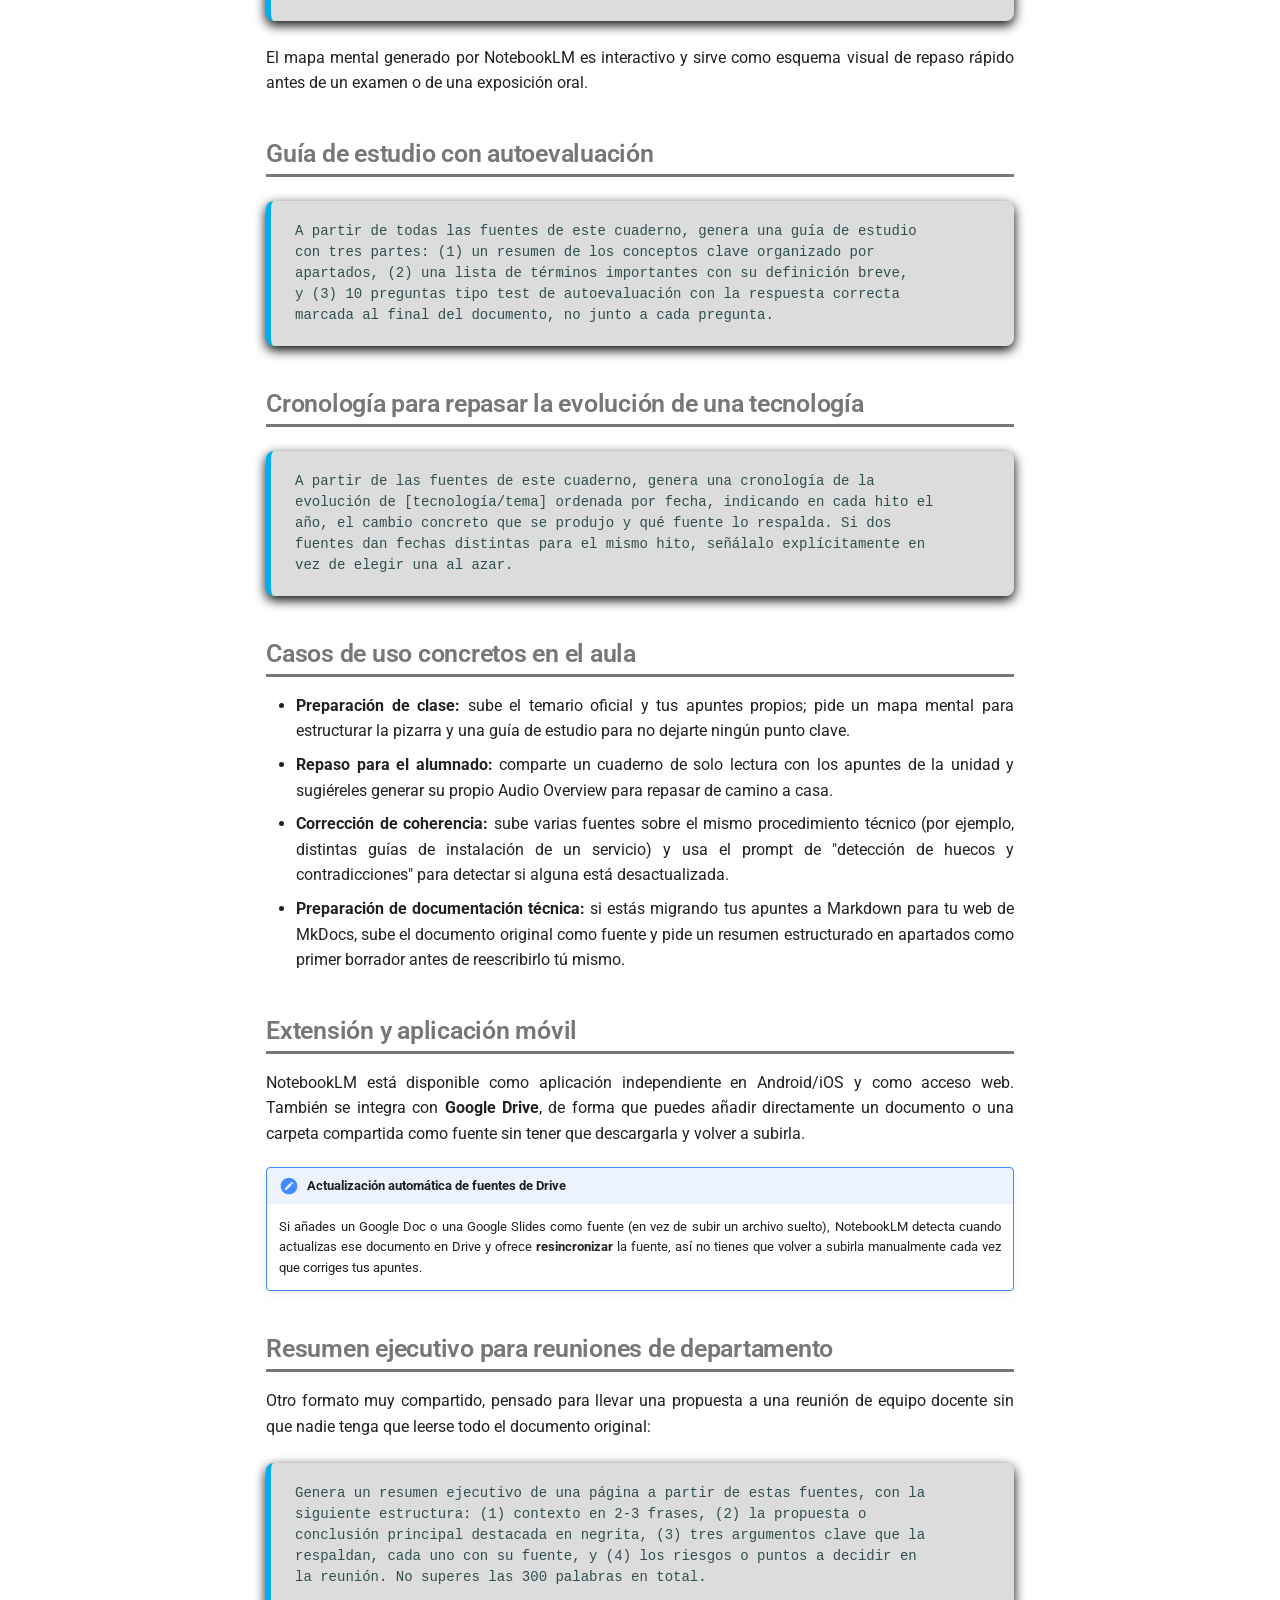
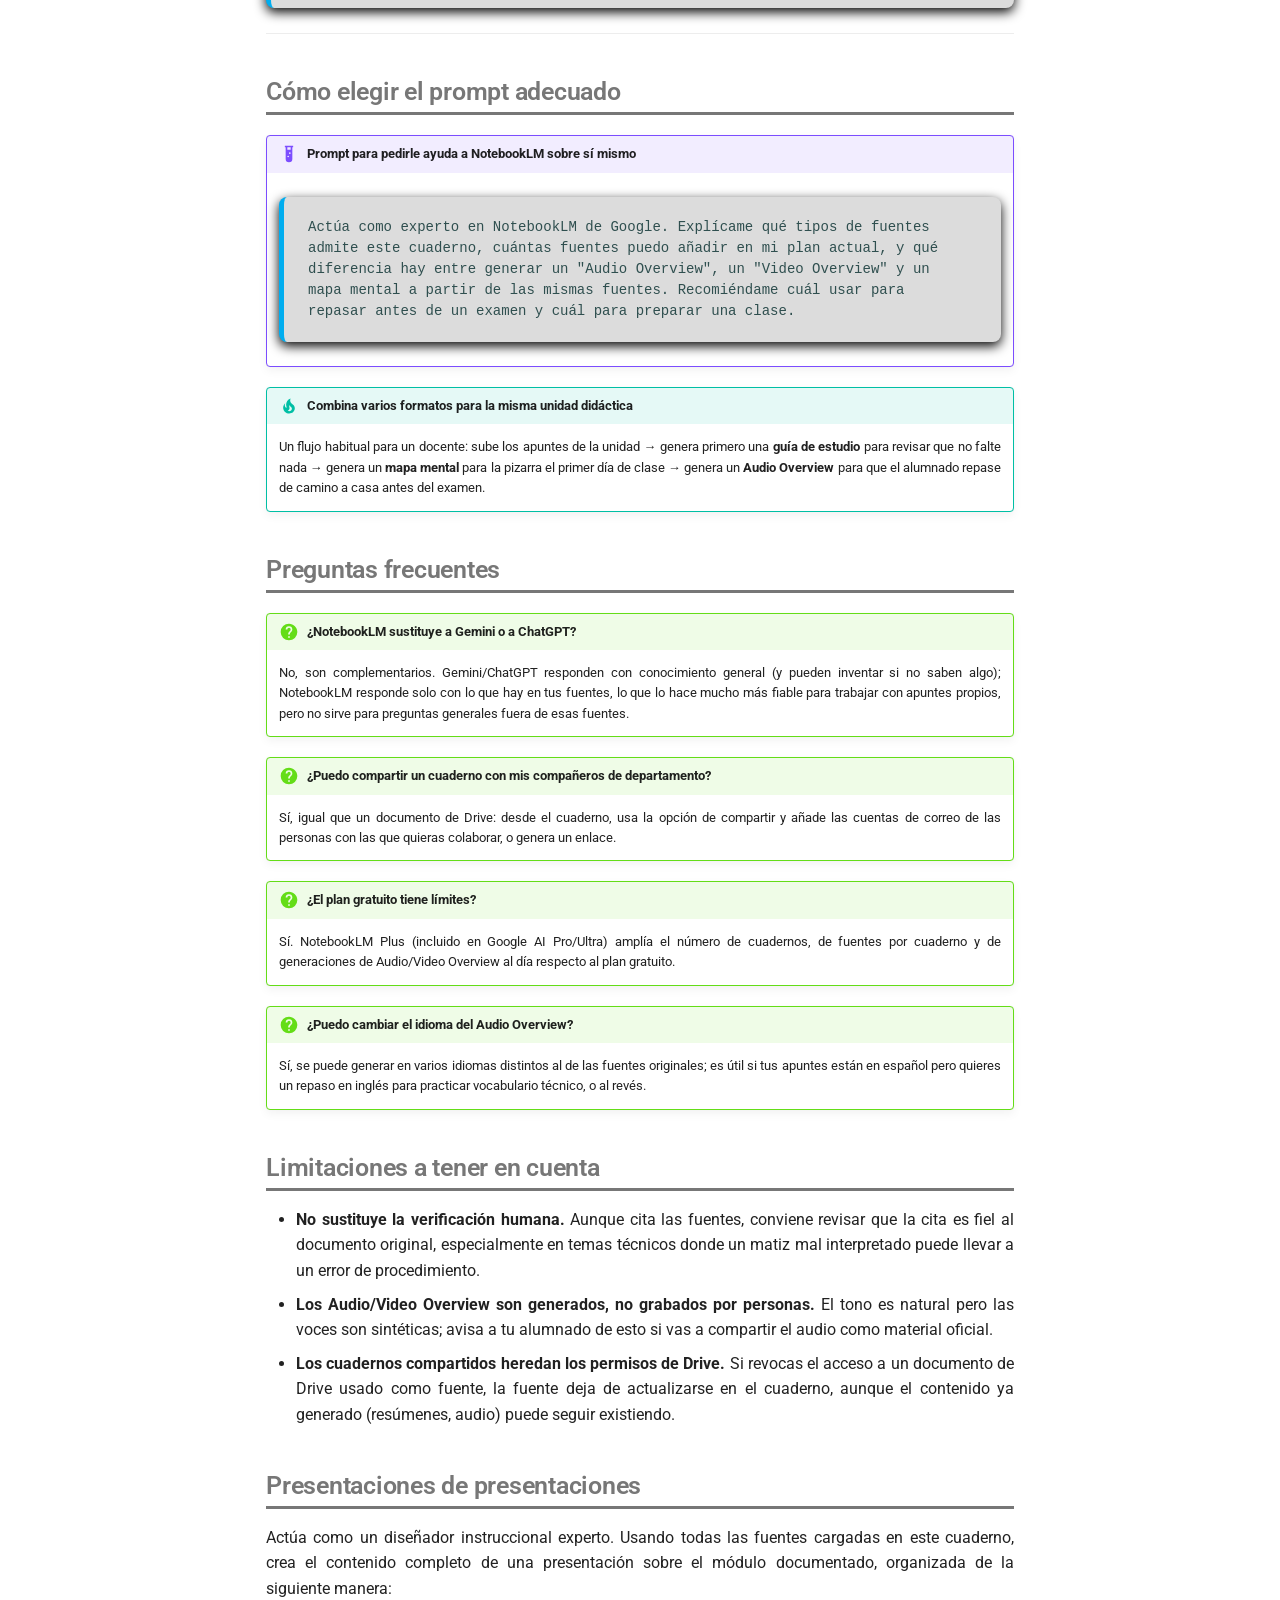
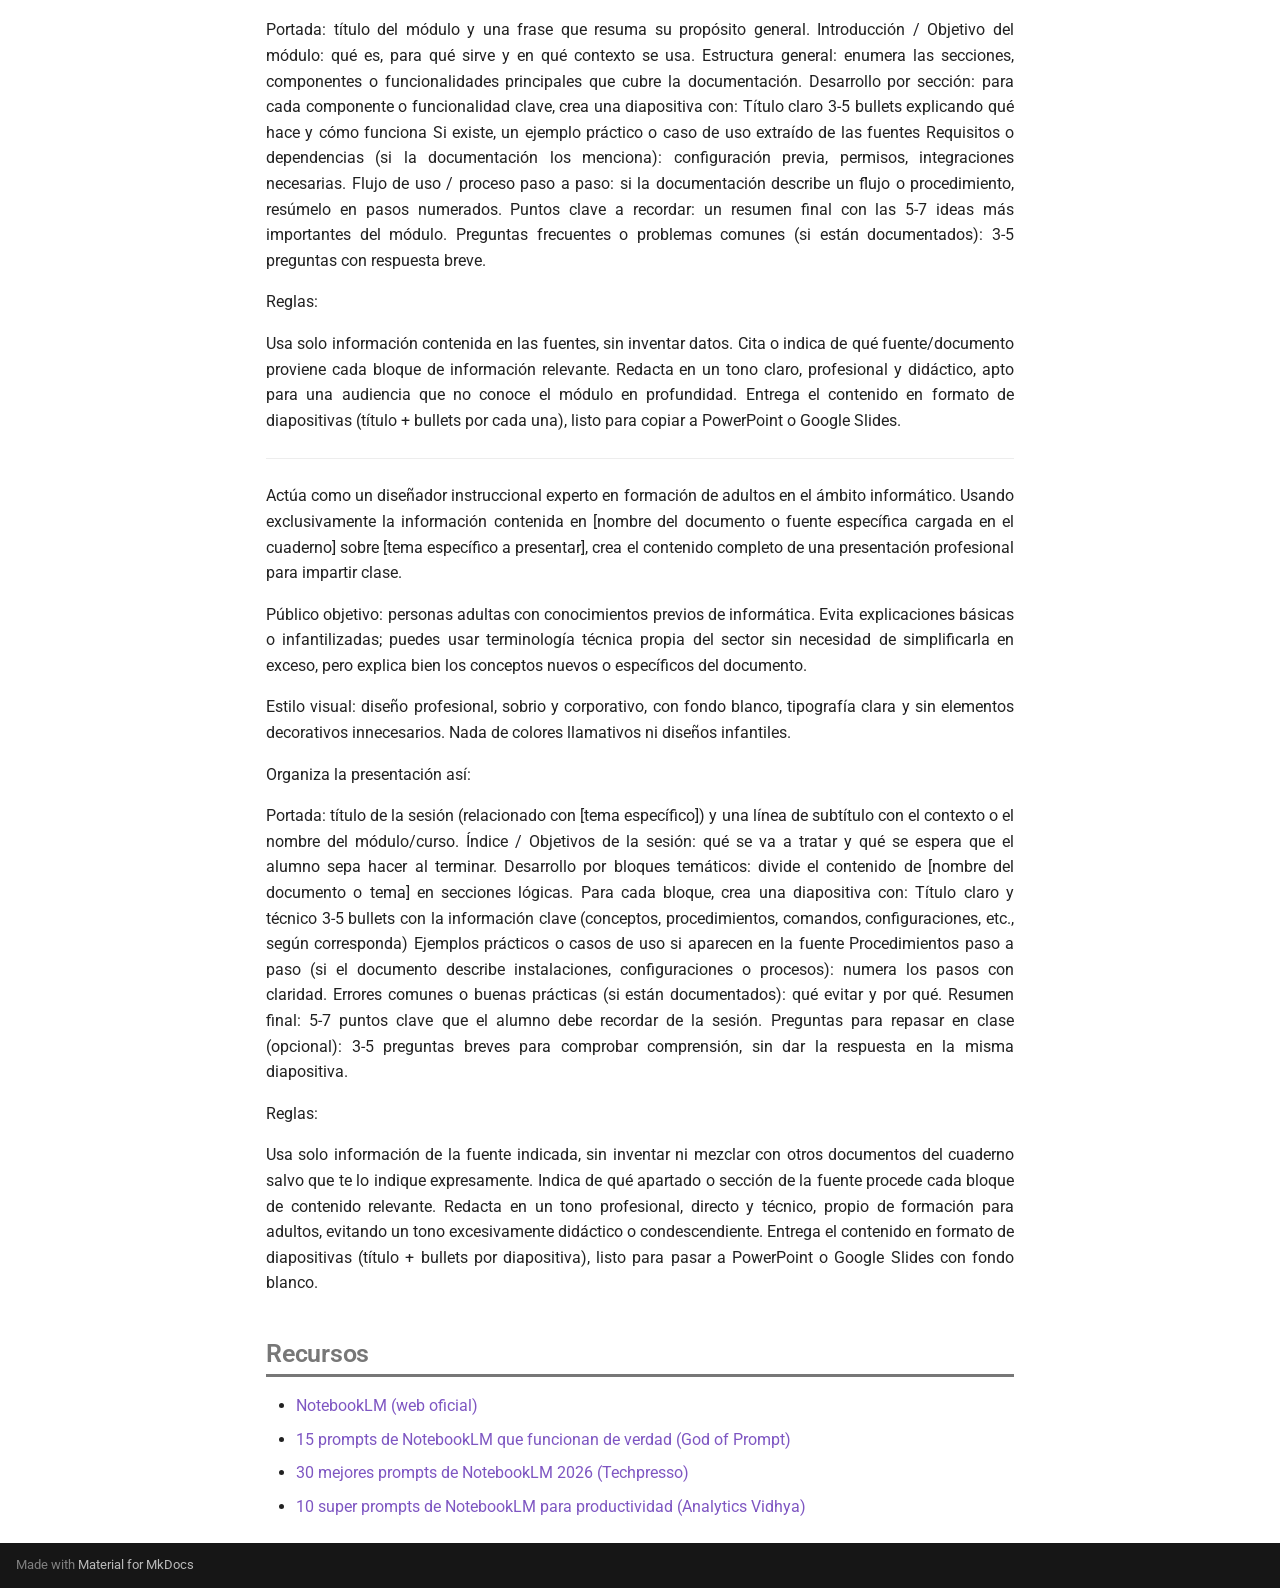
<file: 05notebook/index.html>
<!DOCTYPE html><html lang="es" class="no-js"><head>
    
      <meta charset="utf-8">
      <meta name="viewport" content="width=device-width,initial-scale=1">
      
      
      
        <link rel="canonical" href="https://ymorgil.github.io/intart/05notebook/">
      
      
        <link rel="prev" href="../04gpt/">
      
      
        <link rel="next" href="../06moodle/">
      
      
        
      
      
      <link rel="icon" href="../assets/images/favicon.png">
      <meta name="generator" content="mkdocs-1.6.1, mkdocs-material-9.7.7">
    
    
      
        <title>NotebookLM - 🤖 Inteligencia Artificial (ymorgil)</title>
      
    
    
      <link rel="stylesheet" href="../assets/stylesheets/main.ec1eaa64.min.css">
      
        
        <link rel="stylesheet" href="../assets/stylesheets/palette.ab4e12ef.min.css">
      
      


    
    
      
    
    
      
        
        
        <link rel="preconnect" href="https://fonts.gstatic.com" crossorigin="">
        <link rel="stylesheet" href="https://fonts.googleapis.com/css?family=Roboto:300,300i,400,400i,700,700i%7CRoboto+Mono:400,400i,700,700i&amp;display=fallback">
        <style>:root{--md-text-font:"Roboto";--md-code-font:"Roboto Mono"}</style>
      
    
    
      <link rel="stylesheet" href="../assets/css/extra.css">
    
    <script>__md_scope=new URL("..",location),__md_hash=e=>[...e].reduce(((e,_)=>(e<<5)-e+_.charCodeAt(0)),0),__md_get=(e,_=localStorage,t=__md_scope)=>JSON.parse(_.getItem(t.pathname+"."+e)),__md_set=(e,_,t=localStorage,a=__md_scope)=>{try{t.setItem(a.pathname+"."+e,JSON.stringify(_))}catch(e){}}</script>
    
      

    
    
  <link href="../assets/stylesheets/glightbox.min.css" rel="stylesheet"><script src="../assets/javascripts/glightbox.min.js"></script><style id="glightbox-style">
            html.glightbox-open { overflow: initial; height: 100%; }
            .gslide-title { margin-top: 0px; user-select: text; }
            .gslide-desc { color: #666; user-select: text; }
            .gslide-image img { background: white; }
            .gscrollbar-fixer { padding-right: 15px; }
            .gdesc-inner { font-size: 0.75rem; }
            body[data-md-color-scheme="slate"] .gdesc-inner { background: var(--md-default-bg-color); }
            body[data-md-color-scheme="slate"] .gslide-title { color: var(--md-default-fg-color); }
            body[data-md-color-scheme="slate"] .gslide-desc { color: var(--md-default-fg-color); }
        </style></head>
  
  
    
    
      
    
    
    
    
    <body dir="ltr" data-md-color-scheme="default" data-md-color-primary="deep-purple" data-md-color-accent="indigo">
  
    
    <input class="md-toggle" data-md-toggle="drawer" type="checkbox" id="__drawer" autocomplete="off">
    <input class="md-toggle" data-md-toggle="search" type="checkbox" id="__search" autocomplete="off">
    <label class="md-overlay" for="__drawer"></label>
    <div data-md-component="skip">
      
        
        <a href="#notebooklm" class="md-skip">
          Saltar a contenido
        </a>
      
    </div>
    <div data-md-component="announce">
      
    </div>
    
    
      

  

<header class="md-header md-header--shadow" data-md-component="header">
  <nav class="md-header__inner md-grid" aria-label="Cabecera">
    <a href=".." title="🤖 Inteligencia Artificial (ymorgil)" class="md-header__button md-logo" aria-label="🤖 Inteligencia Artificial (ymorgil)" data-md-component="logo">
      
  
  <svg xmlns="http://www.w3.org/2000/svg" viewBox="0 0 24 24"><path d="M12 8a3 3 0 0 0 3-3 3 3 0 0 0-3-3 3 3 0 0 0-3 3 3 3 0 0 0 3 3m0 3.54C9.64 9.35 6.5 8 3 8v11c3.5 0 6.64 1.35 9 3.54 2.36-2.19 5.5-3.54 9-3.54V8c-3.5 0-6.64 1.35-9 3.54"></path></svg>

    </a>
    <label class="md-header__button md-icon" for="__drawer">
      
      <svg xmlns="http://www.w3.org/2000/svg" viewBox="0 0 24 24"><path d="M3 6h18v2H3zm0 5h18v2H3zm0 5h18v2H3z"></path></svg>
    </label>
    <div class="md-header__title" data-md-component="header-title">
      <div class="md-header__ellipsis">
        <div class="md-header__topic">
          <span class="md-ellipsis">
            🤖 Inteligencia Artificial (ymorgil)
          </span>
        </div>
        <div class="md-header__topic" data-md-component="header-topic">
          <span class="md-ellipsis">
            
              NotebookLM
            
          </span>
        </div>
      </div>
    </div>
    
      
        <form class="md-header__option" data-md-component="palette">
  
    
    
    
    <input class="md-option" data-md-color-media="" data-md-color-scheme="default" data-md-color-primary="deep-purple" data-md-color-accent="indigo" aria-label="Modo oscuro" type="radio" name="__palette" id="__palette_0">
    
      <label class="md-header__button md-icon" title="Modo oscuro" for="__palette_1" hidden="">
        <svg xmlns="http://www.w3.org/2000/svg" viewBox="0 0 24 24"><path d="M17 6H7c-3.31 0-6 2.69-6 6s2.69 6 6 6h10c3.31 0 6-2.69 6-6s-2.69-6-6-6m0 10H7c-2.21 0-4-1.79-4-4s1.79-4 4-4h10c2.21 0 4 1.79 4 4s-1.79 4-4 4M7 9c-1.66 0-3 1.34-3 3s1.34 3 3 3 3-1.34 3-3-1.34-3-3-3"></path></svg>
      </label>
    
  
    
    
    
    <input class="md-option" data-md-color-media="" data-md-color-scheme="slate" data-md-color-primary="teal" data-md-color-accent="green" aria-label="Modo claro" type="radio" name="__palette" id="__palette_1">
    
      <label class="md-header__button md-icon" title="Modo claro" for="__palette_0" hidden="">
        <svg xmlns="http://www.w3.org/2000/svg" viewBox="0 0 24 24"><path d="M17 7H7a5 5 0 0 0-5 5 5 5 0 0 0 5 5h10a5 5 0 0 0 5-5 5 5 0 0 0-5-5m0 8a3 3 0 0 1-3-3 3 3 0 0 1 3-3 3 3 0 0 1 3 3 3 3 0 0 1-3 3"></path></svg>
      </label>
    
  
</form>
      
    
    
      <script>var palette=__md_get("__palette");if(palette&&palette.color){if("(prefers-color-scheme)"===palette.color.media){var media=matchMedia("(prefers-color-scheme: light)"),input=document.querySelector(media.matches?"[data-md-color-media='(prefers-color-scheme: light)']":"[data-md-color-media='(prefers-color-scheme: dark)']");palette.color.media=input.getAttribute("data-md-color-media"),palette.color.scheme=input.getAttribute("data-md-color-scheme"),palette.color.primary=input.getAttribute("data-md-color-primary"),palette.color.accent=input.getAttribute("data-md-color-accent")}for(var[key,value]of Object.entries(palette.color))document.body.setAttribute("data-md-color-"+key,value)}</script>
    
    
    
    
  </nav>
  
</header>
    
    <div class="md-container" data-md-component="container">
      
      
        
          
        
      
      <main class="md-main" data-md-component="main">
        <div class="md-main__inner md-grid">
          
            
              
              <div class="md-sidebar md-sidebar--primary" data-md-component="sidebar" data-md-type="navigation">
                <div class="md-sidebar__scrollwrap">
                  <div class="md-sidebar__inner">
                    



<nav class="md-nav md-nav--primary" aria-label="Navegación" data-md-level="0">
  <label class="md-nav__title" for="__drawer">
    <a href=".." title="🤖 Inteligencia Artificial (ymorgil)" class="md-nav__button md-logo" aria-label="🤖 Inteligencia Artificial (ymorgil)" data-md-component="logo">
      
  
  <svg xmlns="http://www.w3.org/2000/svg" viewBox="0 0 24 24"><path d="M12 8a3 3 0 0 0 3-3 3 3 0 0 0-3-3 3 3 0 0 0-3 3 3 3 0 0 0 3 3m0 3.54C9.64 9.35 6.5 8 3 8v11c3.5 0 6.64 1.35 9 3.54 2.36-2.19 5.5-3.54 9-3.54V8c-3.5 0-6.64 1.35-9 3.54"></path></svg>

    </a>
    🤖 Inteligencia Artificial (ymorgil)
  </label>
  
  <ul class="md-nav__list" data-md-scrollfix="">
    
      
      
  
  
  
  
    <li class="md-nav__item">
      <a href=".." class="md-nav__link">
        
  
  
  <span class="md-ellipsis">
    
  
    Inicio
  

    
  </span>
  
  

      </a>
    </li>
  

    
      
      
  
  
  
  
    <li class="md-nav__item">
      <a href="../01prompts/" class="md-nav__link">
        
  
  
  <span class="md-ellipsis">
    
  
    Prompts
  

    
  </span>
  
  

      </a>
    </li>
  

    
      
      
  
  
  
  
    <li class="md-nav__item">
      <a href="../02claude/" class="md-nav__link">
        
  
  
  <span class="md-ellipsis">
    
  
    Claude
  

    
  </span>
  
  

      </a>
    </li>
  

    
      
      
  
  
  
  
    <li class="md-nav__item">
      <a href="../03gemini/" class="md-nav__link">
        
  
  
  <span class="md-ellipsis">
    
  
    Gemini
  

    
  </span>
  
  

      </a>
    </li>
  

    
      
      
  
  
  
  
    <li class="md-nav__item">
      <a href="../04gpt/" class="md-nav__link">
        
  
  
  <span class="md-ellipsis">
    
  
    Chat GPT
  

    
  </span>
  
  

      </a>
    </li>
  

    
      
      
  
  
    
  
  
  
    <li class="md-nav__item md-nav__item--active">
      
      <input class="md-nav__toggle md-toggle" type="checkbox" id="__toc">
      
      
        
      
      
        <label class="md-nav__link md-nav__link--active" for="__toc">
          
  
  
  <span class="md-ellipsis">
    
  
    NotebookLM
  

    
  </span>
  
  

          <span class="md-nav__icon md-icon"></span>
        </label>
      
      <a href="./" class="md-nav__link md-nav__link--active">
        
  
  
  <span class="md-ellipsis">
    
  
    NotebookLM
  

    
  </span>
  
  

      </a>
      
        

<nav class="md-nav md-nav--secondary" aria-label="Tabla de contenidos">
  
  
  
    
  
  
    <label class="md-nav__title" for="__toc">
      <span class="md-nav__icon md-icon"></span>
      Tabla de contenidos
    </label>
    <ul class="md-nav__list" data-md-component="toc" data-md-scrollfix="">
      
        <li class="md-nav__item">
  <a href="#que-es-un-cuaderno-notebook" class="md-nav__link">
    <span class="md-ellipsis">
      
        ¿Qué es un "cuaderno" (notebook)?
      
    </span>
  </a>
  
</li>
      
        <li class="md-nav__item">
  <a href="#como-subir-fuentes" class="md-nav__link">
    <span class="md-ellipsis">
      
        Cómo subir fuentes
      
    </span>
  </a>
  
</li>
      
        <li class="md-nav__item">
  <a href="#que-se-puede-generar-a-partir-de-un-cuaderno" class="md-nav__link">
    <span class="md-ellipsis">
      
        Qué se puede generar a partir de un cuaderno
      
    </span>
  </a>
  
</li>
      
        <li class="md-nav__item">
  <a href="#prompts-propios-se-mantienen" class="md-nav__link">
    <span class="md-ellipsis">
      
        Prompts propios (se mantienen)
      
    </span>
  </a>
  
</li>
      
        <li class="md-nav__item">
  <a href="#generar-podcast-largo" class="md-nav__link">
    <span class="md-ellipsis">
      
        Generar podcast largo
      
    </span>
  </a>
  
</li>
      
        <li class="md-nav__item">
  <a href="#notebooklm-presentaciones-basico" class="md-nav__link">
    <span class="md-ellipsis">
      
        NotebookLM presentaciones (básico)
      
    </span>
  </a>
  
</li>
      
        <li class="md-nav__item">
  <a href="#resumir-canal-de-youtube" class="md-nav__link">
    <span class="md-ellipsis">
      
        Resumir canal de YouTube
      
    </span>
  </a>
  
</li>
      
        <li class="md-nav__item">
  <a href="#prompts-mas-famosos-de-la-comunidad-anadidos" class="md-nav__link">
    <span class="md-ellipsis">
      
        Prompts más famosos de la comunidad (añadidos)
      
    </span>
  </a>
  
</li>
      
        <li class="md-nav__item">
  <a href="#cinco-preguntas-esenciales" class="md-nav__link">
    <span class="md-ellipsis">
      
        Cinco preguntas esenciales
      
    </span>
  </a>
  
</li>
      
        <li class="md-nav__item">
  <a href="#deteccion-de-huecos-y-contradicciones" class="md-nav__link">
    <span class="md-ellipsis">
      
        Detección de huecos y contradicciones
      
    </span>
  </a>
  
</li>
      
        <li class="md-nav__item">
  <a href="#audio-overview-enfocado-version-corta" class="md-nav__link">
    <span class="md-ellipsis">
      
        Audio Overview enfocado (versión corta)
      
    </span>
  </a>
  
</li>
      
        <li class="md-nav__item">
  <a href="#concurso-de-preguntas-con-dos-presentadores" class="md-nav__link">
    <span class="md-ellipsis">
      
        Concurso de preguntas con dos presentadores
      
    </span>
  </a>
  
</li>
      
        <li class="md-nav__item">
  <a href="#sintesis-a-traves-de-las-contradicciones" class="md-nav__link">
    <span class="md-ellipsis">
      
        Síntesis a través de las contradicciones
      
    </span>
  </a>
  
</li>
      
        <li class="md-nav__item">
  <a href="#mapa-mental-de-repaso-rapido" class="md-nav__link">
    <span class="md-ellipsis">
      
        Mapa mental de repaso rápido
      
    </span>
  </a>
  
</li>
      
        <li class="md-nav__item">
  <a href="#guia-de-estudio-con-autoevaluacion" class="md-nav__link">
    <span class="md-ellipsis">
      
        Guía de estudio con autoevaluación
      
    </span>
  </a>
  
</li>
      
        <li class="md-nav__item">
  <a href="#cronologia-para-repasar-la-evolucion-de-una-tecnologia" class="md-nav__link">
    <span class="md-ellipsis">
      
        Cronología para repasar la evolución de una tecnología
      
    </span>
  </a>
  
</li>
      
        <li class="md-nav__item">
  <a href="#casos-de-uso-concretos-en-el-aula" class="md-nav__link">
    <span class="md-ellipsis">
      
        Casos de uso concretos en el aula
      
    </span>
  </a>
  
</li>
      
        <li class="md-nav__item">
  <a href="#extension-y-aplicacion-movil" class="md-nav__link">
    <span class="md-ellipsis">
      
        Extensión y aplicación móvil
      
    </span>
  </a>
  
</li>
      
        <li class="md-nav__item">
  <a href="#resumen-ejecutivo-para-reuniones-de-departamento" class="md-nav__link">
    <span class="md-ellipsis">
      
        Resumen ejecutivo para reuniones de departamento
      
    </span>
  </a>
  
</li>
      
        <li class="md-nav__item">
  <a href="#como-elegir-el-prompt-adecuado" class="md-nav__link">
    <span class="md-ellipsis">
      
        Cómo elegir el prompt adecuado
      
    </span>
  </a>
  
</li>
      
        <li class="md-nav__item">
  <a href="#preguntas-frecuentes" class="md-nav__link">
    <span class="md-ellipsis">
      
        Preguntas frecuentes
      
    </span>
  </a>
  
</li>
      
        <li class="md-nav__item">
  <a href="#limitaciones-a-tener-en-cuenta" class="md-nav__link">
    <span class="md-ellipsis">
      
        Limitaciones a tener en cuenta
      
    </span>
  </a>
  
</li>
      
        <li class="md-nav__item">
  <a href="#presentaciones-de-presentaciones" class="md-nav__link">
    <span class="md-ellipsis">
      
        Presentaciones de presentaciones
      
    </span>
  </a>
  
</li>
      
        <li class="md-nav__item">
  <a href="#recursos" class="md-nav__link">
    <span class="md-ellipsis">
      
        Recursos
      
    </span>
  </a>
  
</li>
      
    </ul>
  
</nav>
      
    </li>
  

    
      
      
  
  
  
  
    <li class="md-nav__item">
      <a href="../06moodle/" class="md-nav__link">
        
  
  
  <span class="md-ellipsis">
    
  
    Moodle
  

    
  </span>
  
  

      </a>
    </li>
  

    
      
      
  
  
  
  
    <li class="md-nav__item">
      <a href="../07imagenes/" class="md-nav__link">
        
  
  
  <span class="md-ellipsis">
    
  
    Imágenes
  

    
  </span>
  
  

      </a>
    </li>
  

    
      
      
  
  
  
  
    <li class="md-nav__item">
      <a href="../08skills/" class="md-nav__link">
        
  
  
  <span class="md-ellipsis">
    
  
    Skills
  

    
  </span>
  
  

      </a>
    </li>
  

    
  </ul>
</nav>
                  </div>
                </div>
              </div>
            
            
              
              <div class="md-sidebar md-sidebar--secondary" data-md-component="sidebar" data-md-type="toc">
                <div class="md-sidebar__scrollwrap">
                  <div class="md-sidebar__inner">
                    

<nav class="md-nav md-nav--secondary" aria-label="Tabla de contenidos">
  
  
  
    
  
  
    <label class="md-nav__title" for="__toc">
      <span class="md-nav__icon md-icon"></span>
      Tabla de contenidos
    </label>
    <ul class="md-nav__list" data-md-component="toc" data-md-scrollfix="">
      
        <li class="md-nav__item">
  <a href="#que-es-un-cuaderno-notebook" class="md-nav__link">
    <span class="md-ellipsis">
      
        ¿Qué es un "cuaderno" (notebook)?
      
    </span>
  </a>
  
</li>
      
        <li class="md-nav__item">
  <a href="#como-subir-fuentes" class="md-nav__link">
    <span class="md-ellipsis">
      
        Cómo subir fuentes
      
    </span>
  </a>
  
</li>
      
        <li class="md-nav__item">
  <a href="#que-se-puede-generar-a-partir-de-un-cuaderno" class="md-nav__link">
    <span class="md-ellipsis">
      
        Qué se puede generar a partir de un cuaderno
      
    </span>
  </a>
  
</li>
      
        <li class="md-nav__item">
  <a href="#prompts-propios-se-mantienen" class="md-nav__link">
    <span class="md-ellipsis">
      
        Prompts propios (se mantienen)
      
    </span>
  </a>
  
</li>
      
        <li class="md-nav__item">
  <a href="#generar-podcast-largo" class="md-nav__link">
    <span class="md-ellipsis">
      
        Generar podcast largo
      
    </span>
  </a>
  
</li>
      
        <li class="md-nav__item">
  <a href="#notebooklm-presentaciones-basico" class="md-nav__link">
    <span class="md-ellipsis">
      
        NotebookLM presentaciones (básico)
      
    </span>
  </a>
  
</li>
      
        <li class="md-nav__item">
  <a href="#resumir-canal-de-youtube" class="md-nav__link">
    <span class="md-ellipsis">
      
        Resumir canal de YouTube
      
    </span>
  </a>
  
</li>
      
        <li class="md-nav__item">
  <a href="#prompts-mas-famosos-de-la-comunidad-anadidos" class="md-nav__link">
    <span class="md-ellipsis">
      
        Prompts más famosos de la comunidad (añadidos)
      
    </span>
  </a>
  
</li>
      
        <li class="md-nav__item">
  <a href="#cinco-preguntas-esenciales" class="md-nav__link">
    <span class="md-ellipsis">
      
        Cinco preguntas esenciales
      
    </span>
  </a>
  
</li>
      
        <li class="md-nav__item">
  <a href="#deteccion-de-huecos-y-contradicciones" class="md-nav__link">
    <span class="md-ellipsis">
      
        Detección de huecos y contradicciones
      
    </span>
  </a>
  
</li>
      
        <li class="md-nav__item">
  <a href="#audio-overview-enfocado-version-corta" class="md-nav__link">
    <span class="md-ellipsis">
      
        Audio Overview enfocado (versión corta)
      
    </span>
  </a>
  
</li>
      
        <li class="md-nav__item">
  <a href="#concurso-de-preguntas-con-dos-presentadores" class="md-nav__link">
    <span class="md-ellipsis">
      
        Concurso de preguntas con dos presentadores
      
    </span>
  </a>
  
</li>
      
        <li class="md-nav__item">
  <a href="#sintesis-a-traves-de-las-contradicciones" class="md-nav__link">
    <span class="md-ellipsis">
      
        Síntesis a través de las contradicciones
      
    </span>
  </a>
  
</li>
      
        <li class="md-nav__item">
  <a href="#mapa-mental-de-repaso-rapido" class="md-nav__link">
    <span class="md-ellipsis">
      
        Mapa mental de repaso rápido
      
    </span>
  </a>
  
</li>
      
        <li class="md-nav__item">
  <a href="#guia-de-estudio-con-autoevaluacion" class="md-nav__link">
    <span class="md-ellipsis">
      
        Guía de estudio con autoevaluación
      
    </span>
  </a>
  
</li>
      
        <li class="md-nav__item">
  <a href="#cronologia-para-repasar-la-evolucion-de-una-tecnologia" class="md-nav__link">
    <span class="md-ellipsis">
      
        Cronología para repasar la evolución de una tecnología
      
    </span>
  </a>
  
</li>
      
        <li class="md-nav__item">
  <a href="#casos-de-uso-concretos-en-el-aula" class="md-nav__link">
    <span class="md-ellipsis">
      
        Casos de uso concretos en el aula
      
    </span>
  </a>
  
</li>
      
        <li class="md-nav__item">
  <a href="#extension-y-aplicacion-movil" class="md-nav__link">
    <span class="md-ellipsis">
      
        Extensión y aplicación móvil
      
    </span>
  </a>
  
</li>
      
        <li class="md-nav__item">
  <a href="#resumen-ejecutivo-para-reuniones-de-departamento" class="md-nav__link">
    <span class="md-ellipsis">
      
        Resumen ejecutivo para reuniones de departamento
      
    </span>
  </a>
  
</li>
      
        <li class="md-nav__item">
  <a href="#como-elegir-el-prompt-adecuado" class="md-nav__link">
    <span class="md-ellipsis">
      
        Cómo elegir el prompt adecuado
      
    </span>
  </a>
  
</li>
      
        <li class="md-nav__item">
  <a href="#preguntas-frecuentes" class="md-nav__link">
    <span class="md-ellipsis">
      
        Preguntas frecuentes
      
    </span>
  </a>
  
</li>
      
        <li class="md-nav__item">
  <a href="#limitaciones-a-tener-en-cuenta" class="md-nav__link">
    <span class="md-ellipsis">
      
        Limitaciones a tener en cuenta
      
    </span>
  </a>
  
</li>
      
        <li class="md-nav__item">
  <a href="#presentaciones-de-presentaciones" class="md-nav__link">
    <span class="md-ellipsis">
      
        Presentaciones de presentaciones
      
    </span>
  </a>
  
</li>
      
        <li class="md-nav__item">
  <a href="#recursos" class="md-nav__link">
    <span class="md-ellipsis">
      
        Recursos
      
    </span>
  </a>
  
</li>
      
    </ul>
  
</nav>
                  </div>
                </div>
              </div>
            
          
          
            <div class="md-content" data-md-component="content">
              
              <article class="md-content__inner md-typeset">
                
                  



<h1 id="notebooklm">🧠 NotebookLM</h1>
<blockquote>
<p>Documento actualizado a <strong>julio de 2026</strong>.</p>
</blockquote>
<p>Herramienta de inteligencia artificial desarrollada por <strong>Google</strong> que actúa como un asistente personal basado en tus propios documentos. A diferencia de otros chatbots de IA (como ChatGPT o Gemini), NotebookLM no responde desde su conocimiento general sino <strong>exclusivamente desde los documentos que tú le proporcionas</strong>. Esto lo hace ideal para estudiar, investigar y trabajar con apuntes propios.</p>
<p></p>
<div class="admonition note">
<p class="admonition-title">NotebookLM no \"inventa\" a partir de la nada</p>
<p>Cuando le pides algo, NotebookLM basa su respuesta en las fuentes que hayas subido a ese cuaderno (<em>notebook</em>): PDF, Google Docs, presentaciones, páginas web, vídeos de YouTube o incluso audios. Si le preguntas algo que no está en esas fuentes, te lo indica en vez de inventar una respuesta — esto reduce mucho las alucinaciones típicas de un chatbot generalista.</p>
</div>
<h2 id="que-es-un-cuaderno-notebook">¿Qué es un "cuaderno" (notebook)?</h2>
<p>Un <strong>cuaderno</strong> es el espacio de trabajo de NotebookLM: agrupa un conjunto de fuentes (documentos, enlaces, vídeos) sobre un mismo tema y, a partir de ellas, puedes pedirle generar resúmenes, preguntas de estudio, audio (podcast), vídeo o incluso un mapa mental. Puedes tener tantos cuadernos como temas distintos trabajes, por ejemplo uno por cada unidad de trabajo del ciclo.</p>
<div class="admonition tip">
<p class="admonition-title">Organización recomendada para un docente</p>
<p>Crea un cuaderno por tema o unidad didáctica (ej. "UT03 Virtualización") y sube ahí todos los apuntes, diapositivas y enlaces relacionados. Así, cuando generes un podcast o un cuestionario, NotebookLM solo mezclará información de ese tema concreto y no de todo tu Google Drive.</p>
</div>
<h2 id="como-subir-fuentes">Cómo subir fuentes</h2>
<ol>
<li>Entra en <a href="https://notebooklm.google/" target="_blank">notebooklm.google</a> y crea un cuaderno nuevo o abre uno existente.</li>
<li>Pulsa <strong>Añadir fuente</strong>.</li>
<li>Elige el origen: subir archivo (PDF, .docx, .txt, audio), pegar un enlace de Google Docs/Slides, pegar la URL de un sitio web, o pegar el enlace de un vídeo de YouTube.</li>
<li>Repite para cada documento relacionado con el tema del cuaderno.</li>
</ol>
<p></p>
<div class="admonition warning">
<p class="admonition-title">Límite de fuentes</p>
<p>Cada cuaderno admite un número limitado de fuentes (varía según el plan: Free vs. NotebookLM Plus, incluido en Google AI Pro/Ultra). Si tu tema es muy amplio, agrupa el contenido en varios cuadernos temáticos en lugar de intentar meterlo todo en uno solo.</p>
</div>
<p></p>
<h2 id="que-se-puede-generar-a-partir-de-un-cuaderno">Qué se puede generar a partir de un cuaderno</h2>
<table>
<thead>
<tr>
<th>Formato de salida</th>
<th>Para qué sirve</th>
</tr>
</thead>
<tbody>
<tr>
<td><strong>Audio Overview (podcast)</strong></td>
<td>Conversación entre dos voces sintéticas que comentan las fuentes; ideal para repasar en el coche o mientras haces otra tarea.</td>
</tr>
<tr>
<td><strong>Video Overview</strong></td>
<td>Versión con diapositivas generadas automáticamente, sincronizadas con una narración.</td>
</tr>
<tr>
<td><strong>Guía de estudio</strong></td>
<td>Resumen estructurado con conceptos clave, términos y preguntas de autoevaluación.</td>
</tr>
<tr>
<td><strong>Mapa mental</strong></td>
<td>Esquema visual interactivo con las ideas principales y sus relaciones.</td>
</tr>
<tr>
<td><strong>Cronología / Informe</strong></td>
<td>Ordena los hechos o datos de las fuentes en una línea temporal o en un informe formal.</td>
</tr>
<tr>
<td><strong>Chat con citas</strong></td>
<td>Preguntas y respuestas directas sobre las fuentes, cada respuesta con la cita exacta de dónde sale la información.</td>
</tr>
</tbody>
</table>
<hr>
<h2 id="prompts-propios-se-mantienen">Prompts propios (se mantienen)</h2>
<p>Los siguientes prompts son los que ya usaba el autor de este documento; se mantienen tal cual, cada uno como sección de nivel 2 (<code>##</code>) para que sigan apareciendo en el menú de navegación de la página.</p>
<h2 id="generar-podcast-largo">Generar podcast largo</h2>
<ul>
<li>La duración final debe ser superior a 10 minutos (al menos 600 segundos). Calcula la duración estimando una velocidad media de locución de 150 palabras por minuto, por lo que el guion debe contener un mínimo de 1.500 palabras.</li>
<li>Si el resultado es más corto de esa duración estimada, vuelve a generarlo automáticamente añadiendo más explicaciones, ejemplos, contexto histórico, anécdotas y comparaciones hasta superar el mínimo.</li>
<li>Mantén un tono cercano, claro y ameno, como si estuvieras hablando con una audiencia general interesada en el tema.</li>
<li>No omitas detalles relevantes y añade información complementaria para facilitar la comprensión, incluso si no está presente en el texto original.</li>
<li>Organiza el guion con un ritmo natural, transiciones suaves y un desarrollo fluido.</li>
<li>Si no alcanza los 10 minutos, no entregues el resultado y repite el proceso hasta que sí lo cumpla.</li>
<li>Asegúrate de que el audio generado tenga un nivel de volumen alto y consistente, optimizado para escucharse claramente en un coche con ruido ambiente, incluso con la radio al máximo.</li>
</ul>
<h2 id="notebooklm-presentaciones-basico">NotebookLM presentaciones (básico)</h2>
<p>Crea una presentación con fondo blanco para principiantes con un estilo llamativo y divertido. Céntrate en las instrucciones paso a paso y sé profesional. Presentación con fondo blanco.</p>
<h2 id="resumir-canal-de-youtube">Resumir canal de YouTube</h2>
<p>Añade como fuente los vídeos más relevantes de un canal de YouTube (pegando sus enlaces uno a uno) y pide un resumen conjunto: qué temas trata el canal, qué enfoque tiene, y un listado de los 5-10 vídeos más útiles para el tema que estás preparando, con el motivo por el que cada uno es relevante.</p>
<hr>
<h2 id="prompts-mas-famosos-de-la-comunidad-anadidos">Prompts más famosos de la comunidad (añadidos)</h2>
<p>Búsqueda realizada en julio de 2026 sobre los prompts de NotebookLM más compartidos en comunidades como r/notebooklm y guías especializadas. Se han adaptado al español manteniendo la misma estructura de nivel 2 (<code>##</code>) para que aparezcan igual en el menú.</p>
<h2 id="cinco-preguntas-esenciales">Cinco preguntas esenciales</h2>
<p>Fuerza a NotebookLM a extraer una estructura pedagógica en vez de un resumen superficial:</p>
<div class="highlight"><pre><span></span><code>Analiza todas las fuentes de este cuaderno y genera 5 preguntas esenciales
que, al responderlas, capturen las ideas principales y el sentido central de
todas las fuentes. Después responde tú mismo a cada una de esas 5 preguntas
de forma clara y concisa.
</code></pre></div>
<p>Convierte una clase de 2 horas en una guía de estudio enfocada en lo importante, en lugar de un resumen genérico.</p>
<h2 id="deteccion-de-huecos-y-contradicciones">Detección de huecos y contradicciones</h2>
<p>Actúa como un auditor: identifica qué falta y dónde las fuentes no están de acuerdo entre sí.</p>
<div class="highlight"><pre><span></span><code>Actúa como un auditor crítico de estas fuentes. Indica: (1) qué información
importante parece faltar o quedar sin resolver, (2) en qué puntos las fuentes
se contradicen entre sí o parten de supuestos distintos, y (3) qué preguntas
de investigación quedarían abiertas si solo tuviera estas fuentes disponibles.
</code></pre></div>
<p>Ideal para investigación de mercado, memorias de proyectos, o para detectar apuntes desactualizados antes de dar una clase con ellos.</p>
<h2 id="audio-overview-enfocado-version-corta">Audio Overview enfocado (versión corta)</h2>
<p>El formato de prompt para "Audio Overview" (podcast corto) más compartido en la comunidad:</p>
<div class="highlight"><pre><span></span><code>Genera un Audio Overview breve, de unos 3 minutos, centrado únicamente en
[tema concreto, ej. "la diferencia entre RAID 1 y RAID 5"]. Sáltate la
introducción genérica y ve directamente a los puntos principales. Prioriza
ejemplos prácticos sobre la teoría.
</code></pre></div>
<p>Muy útil cuando el cuaderno es muy amplio pero solo quieres repasar un subtema concreto antes de clase, sin escuchar 15-20 minutos de introducción general.</p>
<h2 id="concurso-de-preguntas-con-dos-presentadores">Concurso de preguntas con dos presentadores</h2>
<p>Un formato de podcast "gamificado" muy compartido, pensado para repasar antes de un examen:</p>
<div class="highlight"><pre><span></span><code>Genera un Audio Overview en formato "concurso": dos presentadores, donde el
primero examina al segundo sobre [TEMA] con un total de 10 preguntas,
mezclando opción múltiple y verdadero/falso. El segundo presentador falla
alguna respuesta de vez en cuando, y el primero le corrige explicando por qué
la respuesta correcta es esa.
</code></pre></div>
<p>Funciona muy bien para que el alumnado repase de forma amena un tema antes de un examen, escuchándolo como si fuera un podcast real.</p>
<h2 id="sintesis-a-traves-de-las-contradicciones">Síntesis a través de las contradicciones</h2>
<p>Para temas donde las fuentes no están de acuerdo entre sí (por ejemplo, comparativas de tecnologías o metodologías):</p>
<div class="highlight"><pre><span></span><code>Sintetiza todas las fuentes de este cuaderno: (1) indica cuál es la postura
mayoritaria y qué fuentes la respaldan, (2) enumera los puntos de desacuerdo
y qué fuente defiende cada postura, (3) señala qué huecos no aborda ninguna
fuente, y (4) resume cuál sería la respuesta más sólida a la pregunta de
investigación, basándote solo en la evidencia disponible en este cuaderno.
</code></pre></div>
<h2 id="mapa-mental-de-repaso-rapido">Mapa mental de repaso rápido</h2>
<div class="highlight"><pre><span></span><code>Genera un mapa mental de este cuaderno con un máximo de 3 niveles de
profundidad. El nivel 1 debe tener como mucho 6 ramas principales, cada una
correspondiente a un bloque temático distinto de las fuentes. No incluyas
detalles menores que no aparezcan explícitamente en las fuentes.
</code></pre></div>
<p>El mapa mental generado por NotebookLM es interactivo y sirve como esquema visual de repaso rápido antes de un examen o de una exposición oral.</p>
<h2 id="guia-de-estudio-con-autoevaluacion">Guía de estudio con autoevaluación</h2>
<div class="highlight"><pre><span></span><code>A partir de todas las fuentes de este cuaderno, genera una guía de estudio
con tres partes: (1) un resumen de los conceptos clave organizado por
apartados, (2) una lista de términos importantes con su definición breve,
y (3) 10 preguntas tipo test de autoevaluación con la respuesta correcta
marcada al final del documento, no junto a cada pregunta.
</code></pre></div>
<h2 id="cronologia-para-repasar-la-evolucion-de-una-tecnologia">Cronología para repasar la evolución de una tecnología</h2>
<div class="highlight"><pre><span></span><code>A partir de las fuentes de este cuaderno, genera una cronología de la
evolución de [tecnología/tema] ordenada por fecha, indicando en cada hito el
año, el cambio concreto que se produjo y qué fuente lo respalda. Si dos
fuentes dan fechas distintas para el mismo hito, señálalo explícitamente en
vez de elegir una al azar.
</code></pre></div>
<h2 id="casos-de-uso-concretos-en-el-aula">Casos de uso concretos en el aula</h2>
<p></p>
<ul>
<li><strong>Preparación de clase:</strong> sube el temario oficial y tus apuntes propios; pide un mapa mental para estructurar la pizarra y una guía de estudio para no dejarte ningún punto clave.</li>
<li><strong>Repaso para el alumnado:</strong> comparte un cuaderno de solo lectura con los apuntes de la unidad y sugiéreles generar su propio Audio Overview para repasar de camino a casa.</li>
<li><strong>Corrección de coherencia:</strong> sube varias fuentes sobre el mismo procedimiento técnico (por ejemplo, distintas guías de instalación de un servicio) y usa el prompt de "detección de huecos y contradicciones" para detectar si alguna está desactualizada.</li>
<li><strong>Preparación de documentación técnica:</strong> si estás migrando tus apuntes a Markdown para tu web de MkDocs, sube el documento original como fuente y pide un resumen estructurado en apartados como primer borrador antes de reescribirlo tú mismo.</li>
</ul>
<h2 id="extension-y-aplicacion-movil">Extensión y aplicación móvil</h2>
<p>NotebookLM está disponible como aplicación independiente en Android/iOS y como acceso web. También se integra con <strong>Google Drive</strong>, de forma que puedes añadir directamente un documento o una carpeta compartida como fuente sin tener que descargarla y volver a subirla.</p>
<p></p>
<div class="admonition note">
<p class="admonition-title">Actualización automática de fuentes de Drive</p>
<p>Si añades un Google Doc o una Google Slides como fuente (en vez de subir un archivo suelto), NotebookLM detecta cuando actualizas ese documento en Drive y ofrece <strong>resincronizar</strong> la fuente, así no tienes que volver a subirla manualmente cada vez que corriges tus apuntes.</p>
</div>
<h2 id="resumen-ejecutivo-para-reuniones-de-departamento">Resumen ejecutivo para reuniones de departamento</h2>
<p>Otro formato muy compartido, pensado para llevar una propuesta a una reunión de equipo docente sin que nadie tenga que leerse todo el documento original:</p>
<div class="highlight"><pre><span></span><code>Genera un resumen ejecutivo de una página a partir de estas fuentes, con la
siguiente estructura: (1) contexto en 2-3 frases, (2) la propuesta o
conclusión principal destacada en negrita, (3) tres argumentos clave que la
respaldan, cada uno con su fuente, y (4) los riesgos o puntos a decidir en
la reunión. No superes las 300 palabras en total.
</code></pre></div>
<hr>
<h2 id="como-elegir-el-prompt-adecuado">Cómo elegir el prompt adecuado</h2>
<div class="admonition example">
<p class="admonition-title">Prompt para pedirle ayuda a NotebookLM sobre sí mismo</p>
<div class="highlight"><pre><span></span><code>Actúa como experto en NotebookLM de Google. Explícame qué tipos de fuentes
admite este cuaderno, cuántas fuentes puedo añadir en mi plan actual, y qué
diferencia hay entre generar un "Audio Overview", un "Video Overview" y un
mapa mental a partir de las mismas fuentes. Recomiéndame cuál usar para
repasar antes de un examen y cuál para preparar una clase.
</code></pre></div>
</div>
<div class="admonition tip">
<p class="admonition-title">Combina varios formatos para la misma unidad didáctica</p>
<p>Un flujo habitual para un docente: sube los apuntes de la unidad → genera primero una <strong>guía de estudio</strong> para revisar que no falte nada → genera un <strong>mapa mental</strong> para la pizarra el primer día de clase → genera un <strong>Audio Overview</strong> para que el alumnado repase de camino a casa antes del examen.</p>
</div>
<h2 id="preguntas-frecuentes">Preguntas frecuentes</h2>
<div class="admonition question">
<p class="admonition-title">¿NotebookLM sustituye a Gemini o a ChatGPT?</p>
<p>No, son complementarios. Gemini/ChatGPT responden con conocimiento general (y pueden inventar si no saben algo); NotebookLM responde solo con lo que hay en tus fuentes, lo que lo hace mucho más fiable para trabajar con apuntes propios, pero no sirve para preguntas generales fuera de esas fuentes.</p>
</div>
<div class="admonition question">
<p class="admonition-title">¿Puedo compartir un cuaderno con mis compañeros de departamento?</p>
<p>Sí, igual que un documento de Drive: desde el cuaderno, usa la opción de compartir y añade las cuentas de correo de las personas con las que quieras colaborar, o genera un enlace.</p>
</div>
<div class="admonition question">
<p class="admonition-title">¿El plan gratuito tiene límites?</p>
<p>Sí. NotebookLM Plus (incluido en Google AI Pro/Ultra) amplía el número de cuadernos, de fuentes por cuaderno y de generaciones de Audio/Video Overview al día respecto al plan gratuito.</p>
</div>
<div class="admonition question">
<p class="admonition-title">¿Puedo cambiar el idioma del Audio Overview?</p>
<p>Sí, se puede generar en varios idiomas distintos al de las fuentes originales; es útil si tus apuntes están en español pero quieres un repaso en inglés para practicar vocabulario técnico, o al revés.</p>
</div>
<h2 id="limitaciones-a-tener-en-cuenta">Limitaciones a tener en cuenta</h2>
<ul>
<li><strong>No sustituye la verificación humana.</strong> Aunque cita las fuentes, conviene revisar que la cita es fiel al documento original, especialmente en temas técnicos donde un matiz mal interpretado puede llevar a un error de procedimiento.</li>
<li><strong>Los Audio/Video Overview son generados, no grabados por personas.</strong> El tono es natural pero las voces son sintéticas; avisa a tu alumnado de esto si vas a compartir el audio como material oficial.</li>
<li><strong>Los cuadernos compartidos heredan los permisos de Drive.</strong> Si revocas el acceso a un documento de Drive usado como fuente, la fuente deja de actualizarse en el cuaderno, aunque el contenido ya generado (resúmenes, audio) puede seguir existiendo.</li>
</ul>
<h2 id="presentaciones-de-presentaciones">Presentaciones de presentaciones</h2>
<p>Actúa como un diseñador instruccional experto. Usando todas las fuentes cargadas en este cuaderno, crea el contenido completo de una presentación sobre el módulo documentado, organizada de la siguiente manera:</p>
<p>Portada: título del módulo y una frase que resuma su propósito general.
Introducción / Objetivo del módulo: qué es, para qué sirve y en qué contexto se usa.
Estructura general: enumera las secciones, componentes o funcionalidades principales que cubre la documentación.
Desarrollo por sección: para cada componente o funcionalidad clave, crea una diapositiva con:
Título claro
3-5 bullets explicando qué hace y cómo funciona
Si existe, un ejemplo práctico o caso de uso extraído de las fuentes
Requisitos o dependencias (si la documentación los menciona): configuración previa, permisos, integraciones necesarias.
Flujo de uso / proceso paso a paso: si la documentación describe un flujo o procedimiento, resúmelo en pasos numerados.
Puntos clave a recordar: un resumen final con las 5-7 ideas más importantes del módulo.
Preguntas frecuentes o problemas comunes (si están documentados): 3-5 preguntas con respuesta breve.</p>
<p>Reglas:</p>
<p>Usa solo información contenida en las fuentes, sin inventar datos.
Cita o indica de qué fuente/documento proviene cada bloque de información relevante.
Redacta en un tono claro, profesional y didáctico, apto para una audiencia que no conoce el módulo en profundidad.
Entrega el contenido en formato de diapositivas (título + bullets por cada una), listo para copiar a PowerPoint o Google Slides.</p>
<hr>
<p>Actúa como un diseñador instruccional experto en formación de adultos en el ámbito informático. Usando exclusivamente la información contenida en [nombre del documento o fuente específica cargada en el cuaderno] sobre [tema específico a presentar], crea el contenido completo de una presentación profesional para impartir clase.</p>
<p>Público objetivo: personas adultas con conocimientos previos de informática. Evita explicaciones básicas o infantilizadas; puedes usar terminología técnica propia del sector sin necesidad de simplificarla en exceso, pero explica bien los conceptos nuevos o específicos del documento.</p>
<p>Estilo visual: diseño profesional, sobrio y corporativo, con fondo blanco, tipografía clara y sin elementos decorativos innecesarios. Nada de colores llamativos ni diseños infantiles.</p>
<p>Organiza la presentación así:</p>
<p>Portada: título de la sesión (relacionado con [tema específico]) y una línea de subtítulo con el contexto o el nombre del módulo/curso.
Índice / Objetivos de la sesión: qué se va a tratar y qué se espera que el alumno sepa hacer al terminar.
Desarrollo por bloques temáticos: divide el contenido de [nombre del documento o tema] en secciones lógicas. Para cada bloque, crea una diapositiva con:
Título claro y técnico
3-5 bullets con la información clave (conceptos, procedimientos, comandos, configuraciones, etc., según corresponda)
Ejemplos prácticos o casos de uso si aparecen en la fuente
Procedimientos paso a paso (si el documento describe instalaciones, configuraciones o procesos): numera los pasos con claridad.
Errores comunes o buenas prácticas (si están documentados): qué evitar y por qué.
Resumen final: 5-7 puntos clave que el alumno debe recordar de la sesión.
Preguntas para repasar en clase (opcional): 3-5 preguntas breves para comprobar comprensión, sin dar la respuesta en la misma diapositiva.</p>
<p>Reglas:</p>
<p>Usa solo información de la fuente indicada, sin inventar ni mezclar con otros documentos del cuaderno salvo que te lo indique expresamente.
Indica de qué apartado o sección de la fuente procede cada bloque de contenido relevante.
Redacta en un tono profesional, directo y técnico, propio de formación para adultos, evitando un tono excesivamente didáctico o condescendiente.
Entrega el contenido en formato de diapositivas (título + bullets por diapositiva), listo para pasar a PowerPoint o Google Slides con fondo blanco.</p>
<h2 id="recursos">Recursos</h2>
<ul>
<li><a href="https://notebooklm.google/" target="_blank">NotebookLM (web oficial)</a></li>
<li><a href="https://godofprompt.ai/blog/15-notebooklm-prompts-that-actually-work-copy-paste-done/" target="_blank">15 prompts de NotebookLM que funcionan de verdad (God of Prompt)</a></li>
<li><a href="https://academy.techpresso.co/prompts/notebooklm-prompts" target="_blank">30 mejores prompts de NotebookLM 2026 (Techpresso)</a></li>
<li><a href="https://www.analyticsvidhya.com/blog/2026/01/notebooklm-super-prompts-for-pro-level-productivity/" target="_blank">10 super prompts de NotebookLM para productividad (Analytics Vidhya)</a></li>
</ul>












                
              </article>
            </div>
          
          
<script>var target=document.getElementById(location.hash.slice(1));target&&target.name&&(target.checked=target.name.startsWith("__tabbed_"))</script>
        </div>
        
      </main>
      
        <footer class="md-footer">
  
  <div class="md-footer-meta md-typeset">
    <div class="md-footer-meta__inner md-grid">
      <div class="md-copyright">
  
  
    Made with
    <a href="https://squidfunk.github.io/mkdocs-material/" target="_blank" rel="noopener">
      Material for MkDocs
    </a>
  
</div>
      
    </div>
  </div>
</footer>
      
    </div>
    <div class="md-dialog" data-md-component="dialog">
      <div class="md-dialog__inner md-typeset"></div>
    </div>
    
    
    
      
      
      <script id="__config" type="application/json">{"annotate": null, "base": "..", "features": [], "search": "../assets/javascripts/workers/search.2c215733.min.js", "tags": null, "translations": {"clipboard.copied": "Copiado al portapapeles", "clipboard.copy": "Copiar al portapapeles", "search.result.more.one": "1 m\u00e1s en esta p\u00e1gina", "search.result.more.other": "# m\u00e1s en esta p\u00e1gina", "search.result.none": "No se encontraron documentos", "search.result.one": "1 documento encontrado", "search.result.other": "# documentos encontrados", "search.result.placeholder": "Teclee para comenzar b\u00fasqueda", "search.result.term.missing": "Falta", "select.version": "Seleccionar versi\u00f3n"}, "version": null}</script>
    
    
      <script src="../assets/javascripts/bundle.d7400e89.min.js"></script>
      
    
  
<script id="init-glightbox">const lightbox = GLightbox({"touchNavigation": true, "loop": false, "zoomable": true, "draggable": true, "openEffect": "zoom", "closeEffect": "zoom", "slideEffect": "slide"});
document$.subscribe(()=>{ lightbox.reload(); });
</script></body></html>
</file>
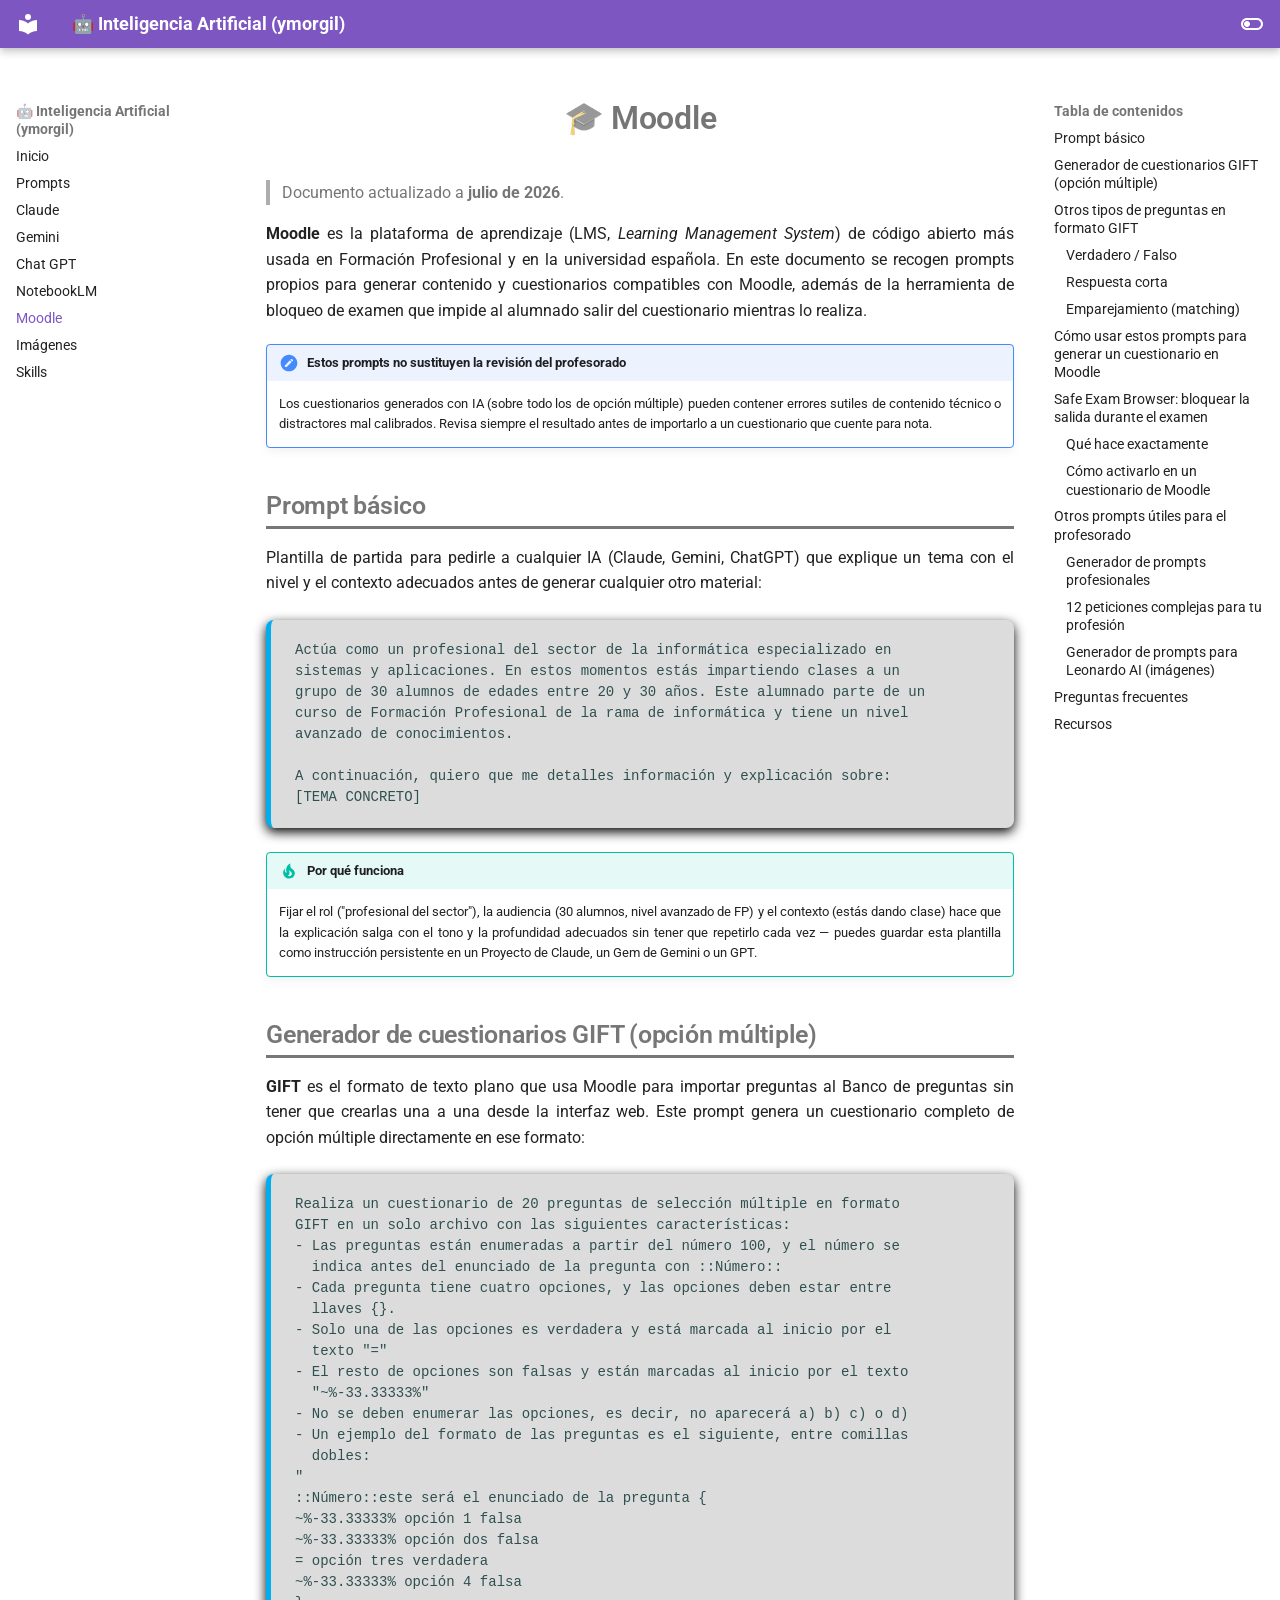
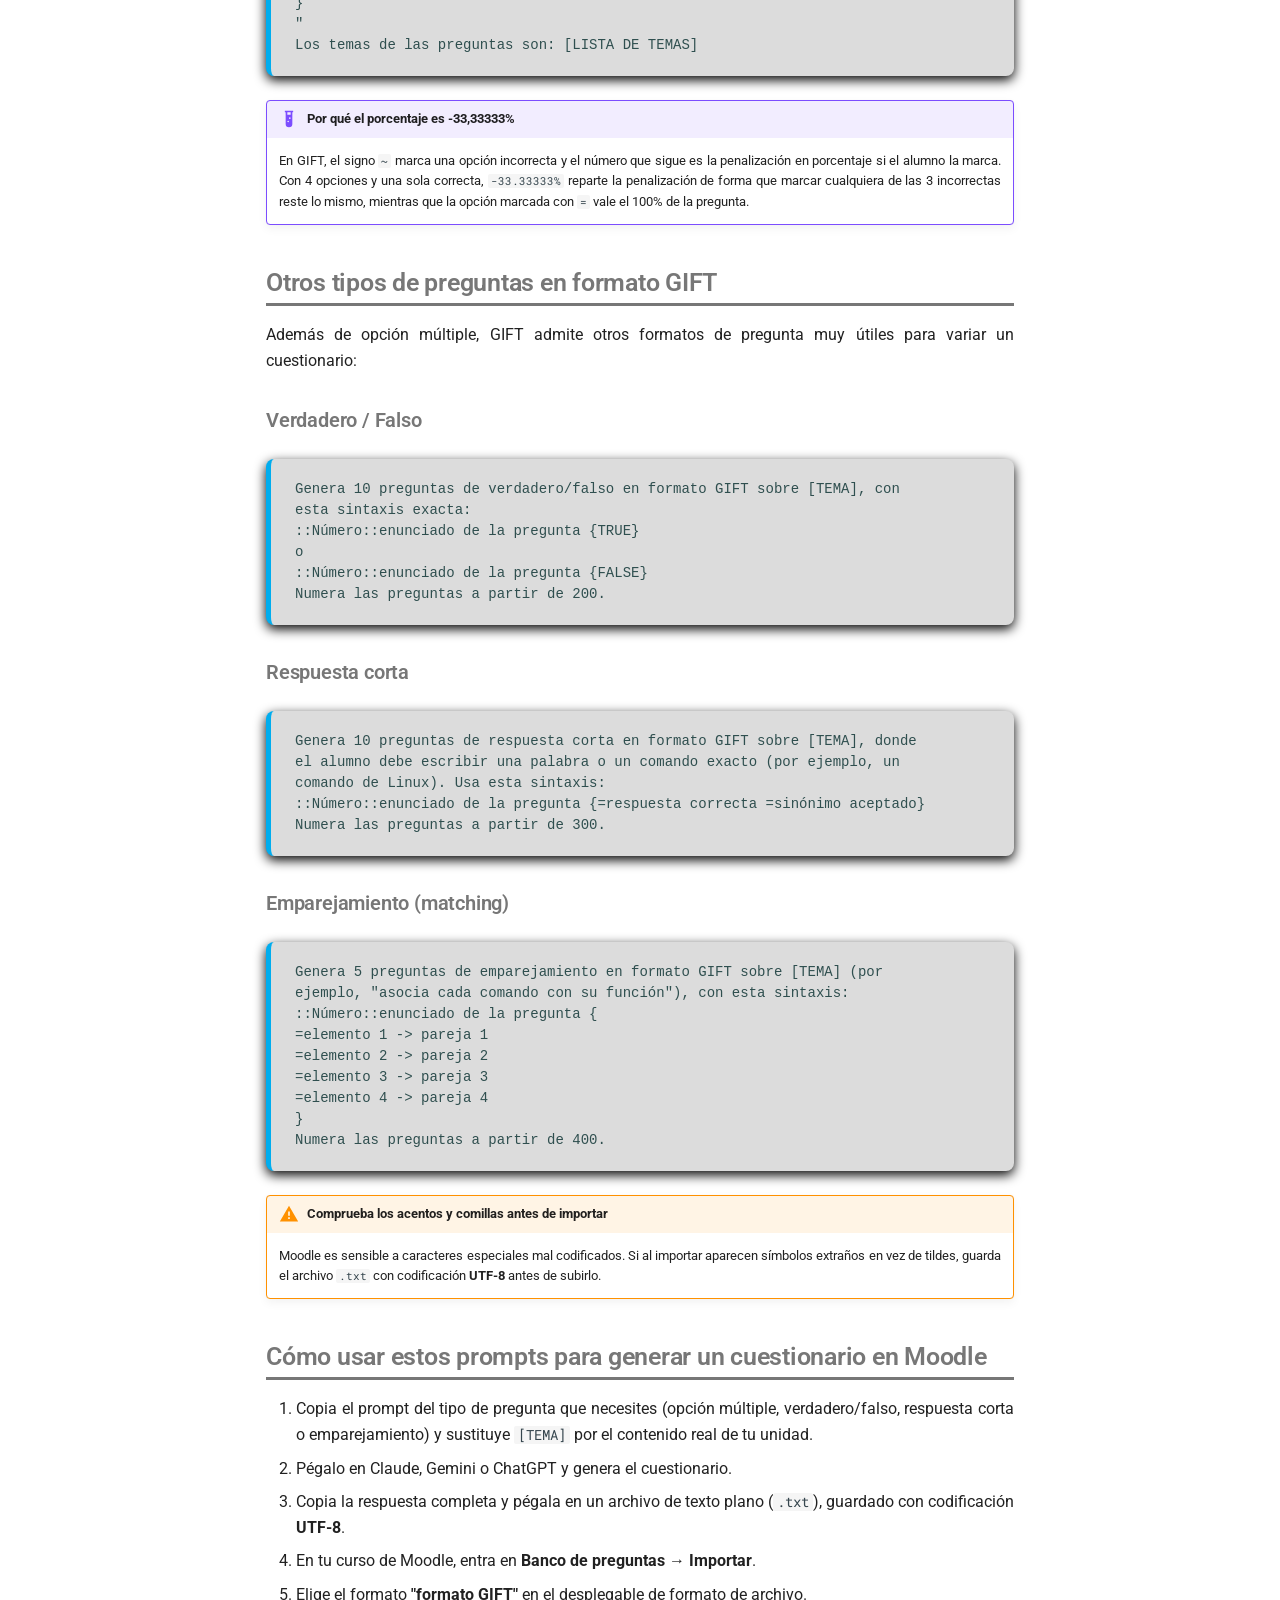
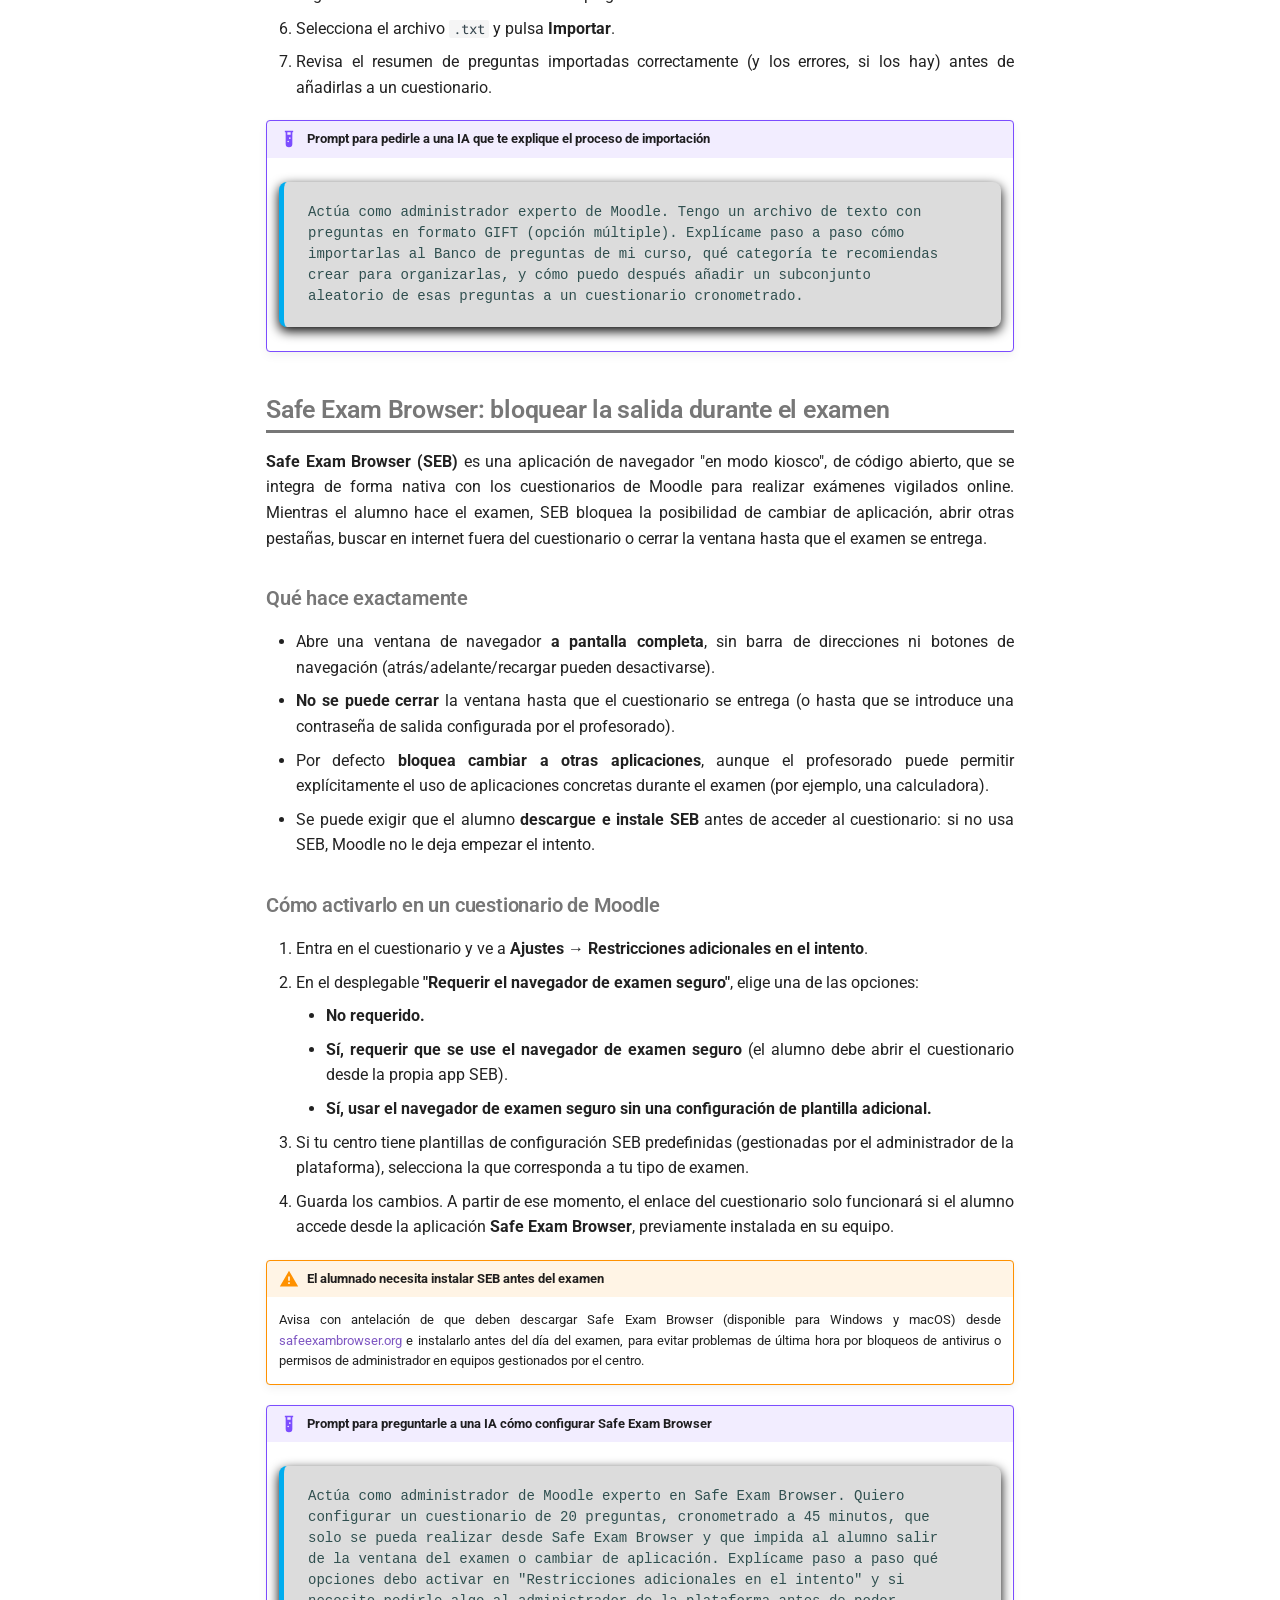
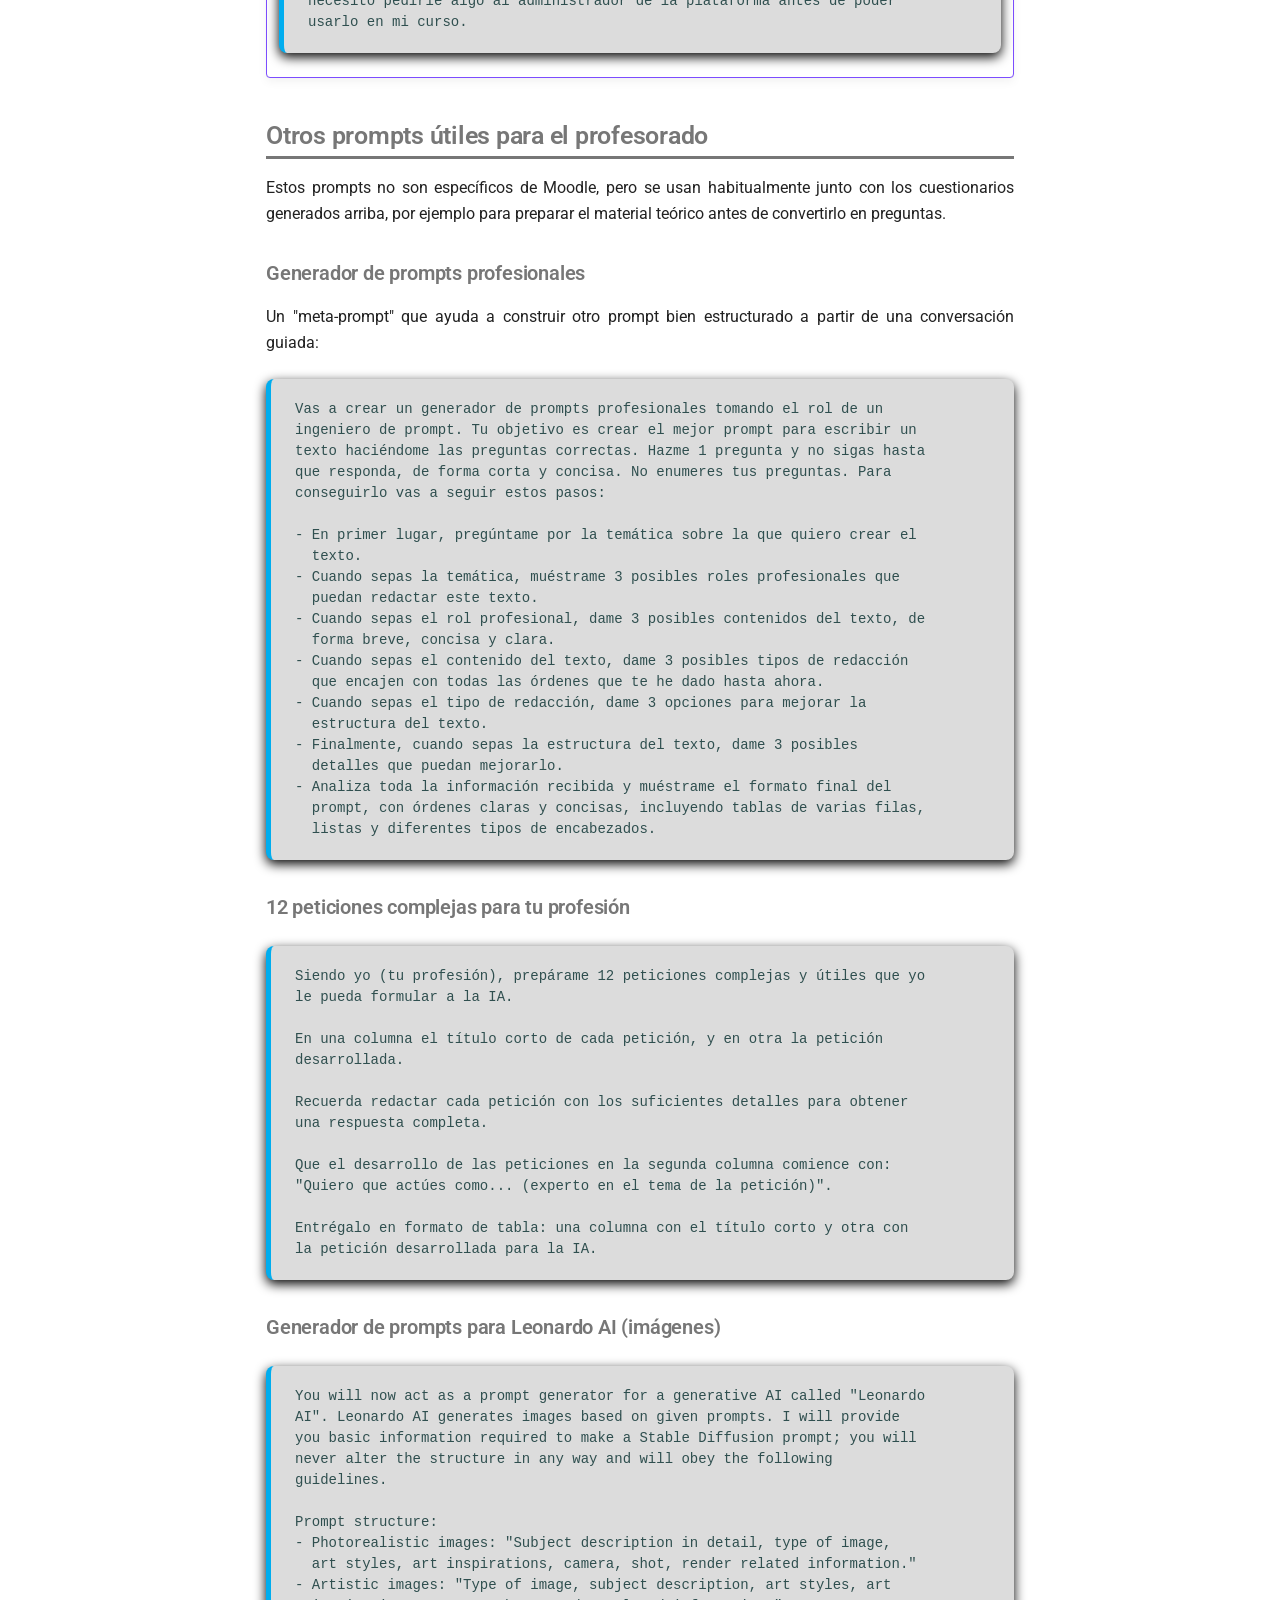
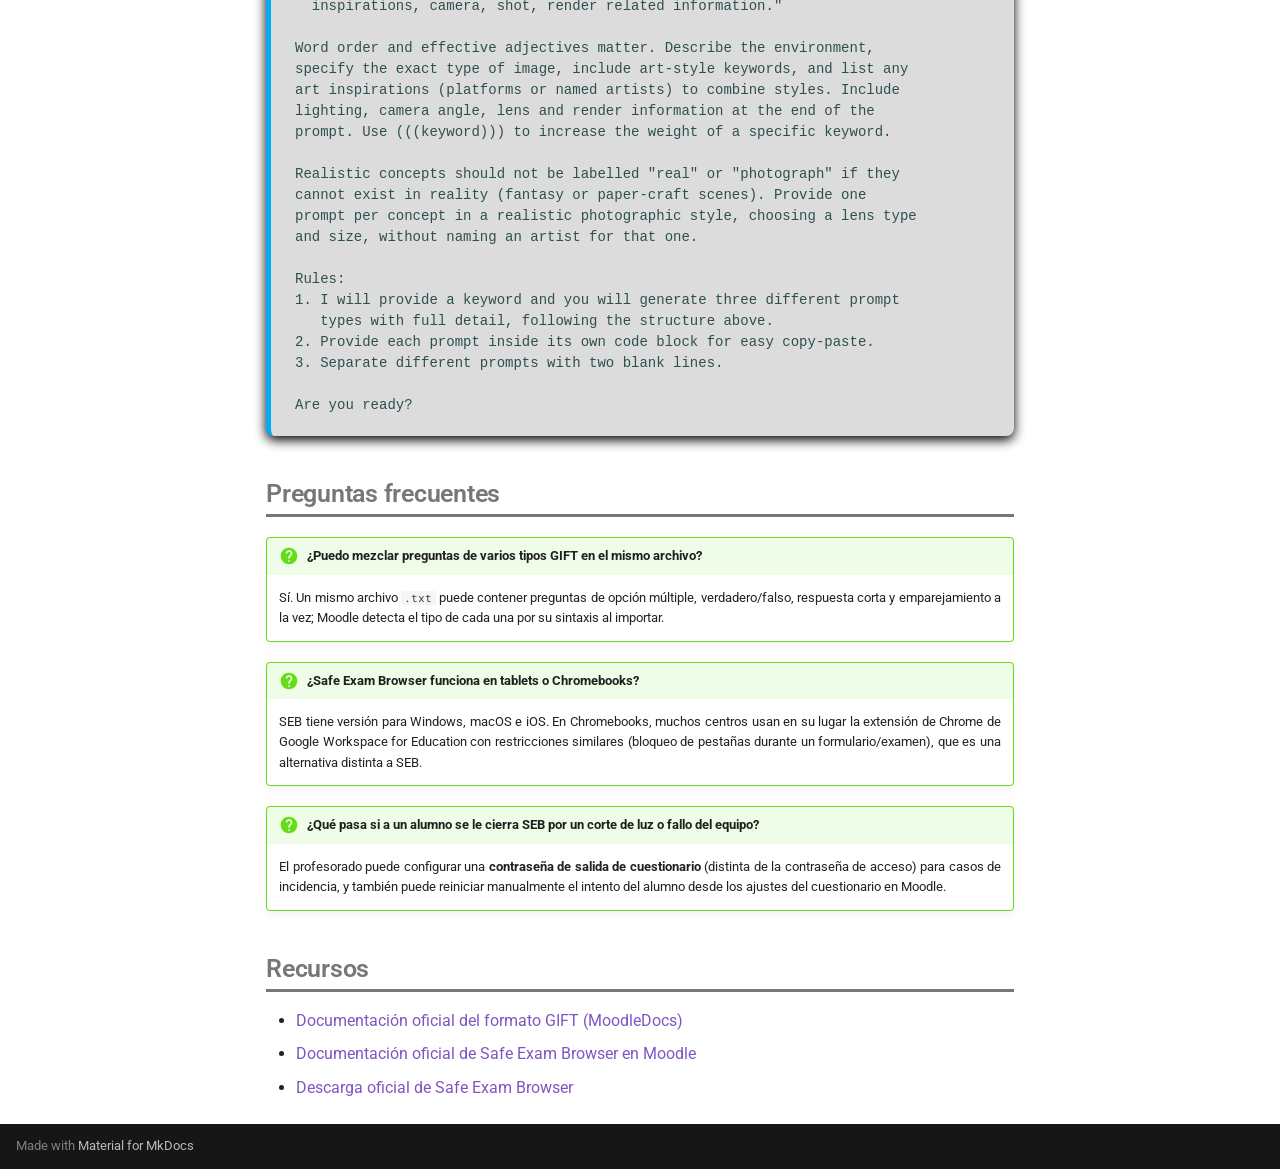
<file: 06moodle/index.html>
<!DOCTYPE html><html lang="es" class="no-js"><head>
    
      <meta charset="utf-8">
      <meta name="viewport" content="width=device-width,initial-scale=1">
      
      
      
        <link rel="canonical" href="https://ymorgil.github.io/intart/06moodle/">
      
      
        <link rel="prev" href="../05notebook/">
      
      
        <link rel="next" href="../07imagenes/">
      
      
        
      
      
      <link rel="icon" href="../assets/images/favicon.png">
      <meta name="generator" content="mkdocs-1.6.1, mkdocs-material-9.7.7">
    
    
      
        <title>Moodle - 🤖 Inteligencia Artificial (ymorgil)</title>
      
    
    
      <link rel="stylesheet" href="../assets/stylesheets/main.ec1eaa64.min.css">
      
        
        <link rel="stylesheet" href="../assets/stylesheets/palette.ab4e12ef.min.css">
      
      


    
    
      
    
    
      
        
        
        <link rel="preconnect" href="https://fonts.gstatic.com" crossorigin="">
        <link rel="stylesheet" href="https://fonts.googleapis.com/css?family=Roboto:300,300i,400,400i,700,700i%7CRoboto+Mono:400,400i,700,700i&amp;display=fallback">
        <style>:root{--md-text-font:"Roboto";--md-code-font:"Roboto Mono"}</style>
      
    
    
      <link rel="stylesheet" href="../assets/css/extra.css">
    
    <script>__md_scope=new URL("..",location),__md_hash=e=>[...e].reduce(((e,_)=>(e<<5)-e+_.charCodeAt(0)),0),__md_get=(e,_=localStorage,t=__md_scope)=>JSON.parse(_.getItem(t.pathname+"."+e)),__md_set=(e,_,t=localStorage,a=__md_scope)=>{try{t.setItem(a.pathname+"."+e,JSON.stringify(_))}catch(e){}}</script>
    
      

    
    
  <link href="../assets/stylesheets/glightbox.min.css" rel="stylesheet"><script src="../assets/javascripts/glightbox.min.js"></script><style id="glightbox-style">
            html.glightbox-open { overflow: initial; height: 100%; }
            .gslide-title { margin-top: 0px; user-select: text; }
            .gslide-desc { color: #666; user-select: text; }
            .gslide-image img { background: white; }
            .gscrollbar-fixer { padding-right: 15px; }
            .gdesc-inner { font-size: 0.75rem; }
            body[data-md-color-scheme="slate"] .gdesc-inner { background: var(--md-default-bg-color); }
            body[data-md-color-scheme="slate"] .gslide-title { color: var(--md-default-fg-color); }
            body[data-md-color-scheme="slate"] .gslide-desc { color: var(--md-default-fg-color); }
        </style></head>
  
  
    
    
      
    
    
    
    
    <body dir="ltr" data-md-color-scheme="default" data-md-color-primary="deep-purple" data-md-color-accent="indigo">
  
    
    <input class="md-toggle" data-md-toggle="drawer" type="checkbox" id="__drawer" autocomplete="off">
    <input class="md-toggle" data-md-toggle="search" type="checkbox" id="__search" autocomplete="off">
    <label class="md-overlay" for="__drawer"></label>
    <div data-md-component="skip">
      
        
        <a href="#moodle" class="md-skip">
          Saltar a contenido
        </a>
      
    </div>
    <div data-md-component="announce">
      
    </div>
    
    
      

  

<header class="md-header md-header--shadow" data-md-component="header">
  <nav class="md-header__inner md-grid" aria-label="Cabecera">
    <a href=".." title="🤖 Inteligencia Artificial (ymorgil)" class="md-header__button md-logo" aria-label="🤖 Inteligencia Artificial (ymorgil)" data-md-component="logo">
      
  
  <svg xmlns="http://www.w3.org/2000/svg" viewBox="0 0 24 24"><path d="M12 8a3 3 0 0 0 3-3 3 3 0 0 0-3-3 3 3 0 0 0-3 3 3 3 0 0 0 3 3m0 3.54C9.64 9.35 6.5 8 3 8v11c3.5 0 6.64 1.35 9 3.54 2.36-2.19 5.5-3.54 9-3.54V8c-3.5 0-6.64 1.35-9 3.54"></path></svg>

    </a>
    <label class="md-header__button md-icon" for="__drawer">
      
      <svg xmlns="http://www.w3.org/2000/svg" viewBox="0 0 24 24"><path d="M3 6h18v2H3zm0 5h18v2H3zm0 5h18v2H3z"></path></svg>
    </label>
    <div class="md-header__title" data-md-component="header-title">
      <div class="md-header__ellipsis">
        <div class="md-header__topic">
          <span class="md-ellipsis">
            🤖 Inteligencia Artificial (ymorgil)
          </span>
        </div>
        <div class="md-header__topic" data-md-component="header-topic">
          <span class="md-ellipsis">
            
              Moodle
            
          </span>
        </div>
      </div>
    </div>
    
      
        <form class="md-header__option" data-md-component="palette">
  
    
    
    
    <input class="md-option" data-md-color-media="" data-md-color-scheme="default" data-md-color-primary="deep-purple" data-md-color-accent="indigo" aria-label="Modo oscuro" type="radio" name="__palette" id="__palette_0">
    
      <label class="md-header__button md-icon" title="Modo oscuro" for="__palette_1" hidden="">
        <svg xmlns="http://www.w3.org/2000/svg" viewBox="0 0 24 24"><path d="M17 6H7c-3.31 0-6 2.69-6 6s2.69 6 6 6h10c3.31 0 6-2.69 6-6s-2.69-6-6-6m0 10H7c-2.21 0-4-1.79-4-4s1.79-4 4-4h10c2.21 0 4 1.79 4 4s-1.79 4-4 4M7 9c-1.66 0-3 1.34-3 3s1.34 3 3 3 3-1.34 3-3-1.34-3-3-3"></path></svg>
      </label>
    
  
    
    
    
    <input class="md-option" data-md-color-media="" data-md-color-scheme="slate" data-md-color-primary="teal" data-md-color-accent="green" aria-label="Modo claro" type="radio" name="__palette" id="__palette_1">
    
      <label class="md-header__button md-icon" title="Modo claro" for="__palette_0" hidden="">
        <svg xmlns="http://www.w3.org/2000/svg" viewBox="0 0 24 24"><path d="M17 7H7a5 5 0 0 0-5 5 5 5 0 0 0 5 5h10a5 5 0 0 0 5-5 5 5 0 0 0-5-5m0 8a3 3 0 0 1-3-3 3 3 0 0 1 3-3 3 3 0 0 1 3 3 3 3 0 0 1-3 3"></path></svg>
      </label>
    
  
</form>
      
    
    
      <script>var palette=__md_get("__palette");if(palette&&palette.color){if("(prefers-color-scheme)"===palette.color.media){var media=matchMedia("(prefers-color-scheme: light)"),input=document.querySelector(media.matches?"[data-md-color-media='(prefers-color-scheme: light)']":"[data-md-color-media='(prefers-color-scheme: dark)']");palette.color.media=input.getAttribute("data-md-color-media"),palette.color.scheme=input.getAttribute("data-md-color-scheme"),palette.color.primary=input.getAttribute("data-md-color-primary"),palette.color.accent=input.getAttribute("data-md-color-accent")}for(var[key,value]of Object.entries(palette.color))document.body.setAttribute("data-md-color-"+key,value)}</script>
    
    
    
    
  </nav>
  
</header>
    
    <div class="md-container" data-md-component="container">
      
      
        
          
        
      
      <main class="md-main" data-md-component="main">
        <div class="md-main__inner md-grid">
          
            
              
              <div class="md-sidebar md-sidebar--primary" data-md-component="sidebar" data-md-type="navigation">
                <div class="md-sidebar__scrollwrap">
                  <div class="md-sidebar__inner">
                    



<nav class="md-nav md-nav--primary" aria-label="Navegación" data-md-level="0">
  <label class="md-nav__title" for="__drawer">
    <a href=".." title="🤖 Inteligencia Artificial (ymorgil)" class="md-nav__button md-logo" aria-label="🤖 Inteligencia Artificial (ymorgil)" data-md-component="logo">
      
  
  <svg xmlns="http://www.w3.org/2000/svg" viewBox="0 0 24 24"><path d="M12 8a3 3 0 0 0 3-3 3 3 0 0 0-3-3 3 3 0 0 0-3 3 3 3 0 0 0 3 3m0 3.54C9.64 9.35 6.5 8 3 8v11c3.5 0 6.64 1.35 9 3.54 2.36-2.19 5.5-3.54 9-3.54V8c-3.5 0-6.64 1.35-9 3.54"></path></svg>

    </a>
    🤖 Inteligencia Artificial (ymorgil)
  </label>
  
  <ul class="md-nav__list" data-md-scrollfix="">
    
      
      
  
  
  
  
    <li class="md-nav__item">
      <a href=".." class="md-nav__link">
        
  
  
  <span class="md-ellipsis">
    
  
    Inicio
  

    
  </span>
  
  

      </a>
    </li>
  

    
      
      
  
  
  
  
    <li class="md-nav__item">
      <a href="../01prompts/" class="md-nav__link">
        
  
  
  <span class="md-ellipsis">
    
  
    Prompts
  

    
  </span>
  
  

      </a>
    </li>
  

    
      
      
  
  
  
  
    <li class="md-nav__item">
      <a href="../02claude/" class="md-nav__link">
        
  
  
  <span class="md-ellipsis">
    
  
    Claude
  

    
  </span>
  
  

      </a>
    </li>
  

    
      
      
  
  
  
  
    <li class="md-nav__item">
      <a href="../03gemini/" class="md-nav__link">
        
  
  
  <span class="md-ellipsis">
    
  
    Gemini
  

    
  </span>
  
  

      </a>
    </li>
  

    
      
      
  
  
  
  
    <li class="md-nav__item">
      <a href="../04gpt/" class="md-nav__link">
        
  
  
  <span class="md-ellipsis">
    
  
    Chat GPT
  

    
  </span>
  
  

      </a>
    </li>
  

    
      
      
  
  
  
  
    <li class="md-nav__item">
      <a href="../05notebook/" class="md-nav__link">
        
  
  
  <span class="md-ellipsis">
    
  
    NotebookLM
  

    
  </span>
  
  

      </a>
    </li>
  

    
      
      
  
  
    
  
  
  
    <li class="md-nav__item md-nav__item--active">
      
      <input class="md-nav__toggle md-toggle" type="checkbox" id="__toc">
      
      
        
      
      
        <label class="md-nav__link md-nav__link--active" for="__toc">
          
  
  
  <span class="md-ellipsis">
    
  
    Moodle
  

    
  </span>
  
  

          <span class="md-nav__icon md-icon"></span>
        </label>
      
      <a href="./" class="md-nav__link md-nav__link--active">
        
  
  
  <span class="md-ellipsis">
    
  
    Moodle
  

    
  </span>
  
  

      </a>
      
        

<nav class="md-nav md-nav--secondary" aria-label="Tabla de contenidos">
  
  
  
    
  
  
    <label class="md-nav__title" for="__toc">
      <span class="md-nav__icon md-icon"></span>
      Tabla de contenidos
    </label>
    <ul class="md-nav__list" data-md-component="toc" data-md-scrollfix="">
      
        <li class="md-nav__item">
  <a href="#prompt-basico" class="md-nav__link">
    <span class="md-ellipsis">
      
        Prompt básico
      
    </span>
  </a>
  
</li>
      
        <li class="md-nav__item">
  <a href="#generador-de-cuestionarios-gift-opcion-multiple" class="md-nav__link">
    <span class="md-ellipsis">
      
        Generador de cuestionarios GIFT (opción múltiple)
      
    </span>
  </a>
  
</li>
      
        <li class="md-nav__item">
  <a href="#otros-tipos-de-preguntas-en-formato-gift" class="md-nav__link">
    <span class="md-ellipsis">
      
        Otros tipos de preguntas en formato GIFT
      
    </span>
  </a>
  
    <nav class="md-nav" aria-label="Otros tipos de preguntas en formato GIFT">
      <ul class="md-nav__list">
        
          <li class="md-nav__item">
  <a href="#verdadero-falso" class="md-nav__link">
    <span class="md-ellipsis">
      
        Verdadero / Falso
      
    </span>
  </a>
  
</li>
        
          <li class="md-nav__item">
  <a href="#respuesta-corta" class="md-nav__link">
    <span class="md-ellipsis">
      
        Respuesta corta
      
    </span>
  </a>
  
</li>
        
          <li class="md-nav__item">
  <a href="#emparejamiento-matching" class="md-nav__link">
    <span class="md-ellipsis">
      
        Emparejamiento (matching)
      
    </span>
  </a>
  
</li>
        
      </ul>
    </nav>
  
</li>
      
        <li class="md-nav__item">
  <a href="#como-usar-estos-prompts-para-generar-un-cuestionario-en-moodle" class="md-nav__link">
    <span class="md-ellipsis">
      
        Cómo usar estos prompts para generar un cuestionario en Moodle
      
    </span>
  </a>
  
</li>
      
        <li class="md-nav__item">
  <a href="#safe-exam-browser-bloquear-la-salida-durante-el-examen" class="md-nav__link">
    <span class="md-ellipsis">
      
        Safe Exam Browser: bloquear la salida durante el examen
      
    </span>
  </a>
  
    <nav class="md-nav" aria-label="Safe Exam Browser: bloquear la salida durante el examen">
      <ul class="md-nav__list">
        
          <li class="md-nav__item">
  <a href="#que-hace-exactamente" class="md-nav__link">
    <span class="md-ellipsis">
      
        Qué hace exactamente
      
    </span>
  </a>
  
</li>
        
          <li class="md-nav__item">
  <a href="#como-activarlo-en-un-cuestionario-de-moodle" class="md-nav__link">
    <span class="md-ellipsis">
      
        Cómo activarlo en un cuestionario de Moodle
      
    </span>
  </a>
  
</li>
        
      </ul>
    </nav>
  
</li>
      
        <li class="md-nav__item">
  <a href="#otros-prompts-utiles-para-el-profesorado" class="md-nav__link">
    <span class="md-ellipsis">
      
        Otros prompts útiles para el profesorado
      
    </span>
  </a>
  
    <nav class="md-nav" aria-label="Otros prompts útiles para el profesorado">
      <ul class="md-nav__list">
        
          <li class="md-nav__item">
  <a href="#generador-de-prompts-profesionales" class="md-nav__link">
    <span class="md-ellipsis">
      
        Generador de prompts profesionales
      
    </span>
  </a>
  
</li>
        
          <li class="md-nav__item">
  <a href="#12-peticiones-complejas-para-tu-profesion" class="md-nav__link">
    <span class="md-ellipsis">
      
        12 peticiones complejas para tu profesión
      
    </span>
  </a>
  
</li>
        
          <li class="md-nav__item">
  <a href="#generador-de-prompts-para-leonardo-ai-imagenes" class="md-nav__link">
    <span class="md-ellipsis">
      
        Generador de prompts para Leonardo AI (imágenes)
      
    </span>
  </a>
  
</li>
        
      </ul>
    </nav>
  
</li>
      
        <li class="md-nav__item">
  <a href="#preguntas-frecuentes" class="md-nav__link">
    <span class="md-ellipsis">
      
        Preguntas frecuentes
      
    </span>
  </a>
  
</li>
      
        <li class="md-nav__item">
  <a href="#recursos" class="md-nav__link">
    <span class="md-ellipsis">
      
        Recursos
      
    </span>
  </a>
  
</li>
      
    </ul>
  
</nav>
      
    </li>
  

    
      
      
  
  
  
  
    <li class="md-nav__item">
      <a href="../07imagenes/" class="md-nav__link">
        
  
  
  <span class="md-ellipsis">
    
  
    Imágenes
  

    
  </span>
  
  

      </a>
    </li>
  

    
      
      
  
  
  
  
    <li class="md-nav__item">
      <a href="../08skills/" class="md-nav__link">
        
  
  
  <span class="md-ellipsis">
    
  
    Skills
  

    
  </span>
  
  

      </a>
    </li>
  

    
  </ul>
</nav>
                  </div>
                </div>
              </div>
            
            
              
              <div class="md-sidebar md-sidebar--secondary" data-md-component="sidebar" data-md-type="toc">
                <div class="md-sidebar__scrollwrap">
                  <div class="md-sidebar__inner">
                    

<nav class="md-nav md-nav--secondary" aria-label="Tabla de contenidos">
  
  
  
    
  
  
    <label class="md-nav__title" for="__toc">
      <span class="md-nav__icon md-icon"></span>
      Tabla de contenidos
    </label>
    <ul class="md-nav__list" data-md-component="toc" data-md-scrollfix="">
      
        <li class="md-nav__item">
  <a href="#prompt-basico" class="md-nav__link">
    <span class="md-ellipsis">
      
        Prompt básico
      
    </span>
  </a>
  
</li>
      
        <li class="md-nav__item">
  <a href="#generador-de-cuestionarios-gift-opcion-multiple" class="md-nav__link">
    <span class="md-ellipsis">
      
        Generador de cuestionarios GIFT (opción múltiple)
      
    </span>
  </a>
  
</li>
      
        <li class="md-nav__item">
  <a href="#otros-tipos-de-preguntas-en-formato-gift" class="md-nav__link">
    <span class="md-ellipsis">
      
        Otros tipos de preguntas en formato GIFT
      
    </span>
  </a>
  
    <nav class="md-nav" aria-label="Otros tipos de preguntas en formato GIFT">
      <ul class="md-nav__list">
        
          <li class="md-nav__item">
  <a href="#verdadero-falso" class="md-nav__link">
    <span class="md-ellipsis">
      
        Verdadero / Falso
      
    </span>
  </a>
  
</li>
        
          <li class="md-nav__item">
  <a href="#respuesta-corta" class="md-nav__link">
    <span class="md-ellipsis">
      
        Respuesta corta
      
    </span>
  </a>
  
</li>
        
          <li class="md-nav__item">
  <a href="#emparejamiento-matching" class="md-nav__link">
    <span class="md-ellipsis">
      
        Emparejamiento (matching)
      
    </span>
  </a>
  
</li>
        
      </ul>
    </nav>
  
</li>
      
        <li class="md-nav__item">
  <a href="#como-usar-estos-prompts-para-generar-un-cuestionario-en-moodle" class="md-nav__link">
    <span class="md-ellipsis">
      
        Cómo usar estos prompts para generar un cuestionario en Moodle
      
    </span>
  </a>
  
</li>
      
        <li class="md-nav__item">
  <a href="#safe-exam-browser-bloquear-la-salida-durante-el-examen" class="md-nav__link">
    <span class="md-ellipsis">
      
        Safe Exam Browser: bloquear la salida durante el examen
      
    </span>
  </a>
  
    <nav class="md-nav" aria-label="Safe Exam Browser: bloquear la salida durante el examen">
      <ul class="md-nav__list">
        
          <li class="md-nav__item">
  <a href="#que-hace-exactamente" class="md-nav__link">
    <span class="md-ellipsis">
      
        Qué hace exactamente
      
    </span>
  </a>
  
</li>
        
          <li class="md-nav__item">
  <a href="#como-activarlo-en-un-cuestionario-de-moodle" class="md-nav__link">
    <span class="md-ellipsis">
      
        Cómo activarlo en un cuestionario de Moodle
      
    </span>
  </a>
  
</li>
        
      </ul>
    </nav>
  
</li>
      
        <li class="md-nav__item">
  <a href="#otros-prompts-utiles-para-el-profesorado" class="md-nav__link">
    <span class="md-ellipsis">
      
        Otros prompts útiles para el profesorado
      
    </span>
  </a>
  
    <nav class="md-nav" aria-label="Otros prompts útiles para el profesorado">
      <ul class="md-nav__list">
        
          <li class="md-nav__item">
  <a href="#generador-de-prompts-profesionales" class="md-nav__link">
    <span class="md-ellipsis">
      
        Generador de prompts profesionales
      
    </span>
  </a>
  
</li>
        
          <li class="md-nav__item">
  <a href="#12-peticiones-complejas-para-tu-profesion" class="md-nav__link">
    <span class="md-ellipsis">
      
        12 peticiones complejas para tu profesión
      
    </span>
  </a>
  
</li>
        
          <li class="md-nav__item">
  <a href="#generador-de-prompts-para-leonardo-ai-imagenes" class="md-nav__link">
    <span class="md-ellipsis">
      
        Generador de prompts para Leonardo AI (imágenes)
      
    </span>
  </a>
  
</li>
        
      </ul>
    </nav>
  
</li>
      
        <li class="md-nav__item">
  <a href="#preguntas-frecuentes" class="md-nav__link">
    <span class="md-ellipsis">
      
        Preguntas frecuentes
      
    </span>
  </a>
  
</li>
      
        <li class="md-nav__item">
  <a href="#recursos" class="md-nav__link">
    <span class="md-ellipsis">
      
        Recursos
      
    </span>
  </a>
  
</li>
      
    </ul>
  
</nav>
                  </div>
                </div>
              </div>
            
          
          
            <div class="md-content" data-md-component="content">
              
              <article class="md-content__inner md-typeset">
                
                  



<h1 id="moodle">🎓 Moodle</h1>
<blockquote>
<p>Documento actualizado a <strong>julio de 2026</strong>.</p>
</blockquote>
<p><strong>Moodle</strong> es la plataforma de aprendizaje (LMS, <em>Learning Management System</em>) de código abierto más usada en Formación Profesional y en la universidad española. En este documento se recogen prompts propios para generar contenido y cuestionarios compatibles con Moodle, además de la herramienta de bloqueo de examen que impide al alumnado salir del cuestionario mientras lo realiza.</p>
<p></p>
<div class="admonition note">
<p class="admonition-title">Estos prompts no sustituyen la revisión del profesorado</p>
<p>Los cuestionarios generados con IA (sobre todo los de opción múltiple) pueden contener errores sutiles de contenido técnico o distractores mal calibrados. Revisa siempre el resultado antes de importarlo a un cuestionario que cuente para nota.</p>
</div>
<h2 id="prompt-basico">Prompt básico</h2>
<p>Plantilla de partida para pedirle a cualquier IA (Claude, Gemini, ChatGPT) que explique un tema con el nivel y el contexto adecuados antes de generar cualquier otro material:</p>
<div class="highlight"><pre><span></span><code>Actúa como un profesional del sector de la informática especializado en
sistemas y aplicaciones. En estos momentos estás impartiendo clases a un
grupo de 30 alumnos de edades entre 20 y 30 años. Este alumnado parte de un
curso de Formación Profesional de la rama de informática y tiene un nivel
avanzado de conocimientos.

A continuación, quiero que me detalles información y explicación sobre:
[TEMA CONCRETO]
</code></pre></div>
<div class="admonition tip">
<p class="admonition-title">Por qué funciona</p>
<p>Fijar el rol ("profesional del sector"), la audiencia (30 alumnos, nivel avanzado de FP) y el contexto (estás dando clase) hace que la explicación salga con el tono y la profundidad adecuados sin tener que repetirlo cada vez — puedes guardar esta plantilla como instrucción persistente en un Proyecto de Claude, un Gem de Gemini o un GPT.</p>
</div>
<h2 id="generador-de-cuestionarios-gift-opcion-multiple">Generador de cuestionarios GIFT (opción múltiple)</h2>
<p><strong>GIFT</strong> es el formato de texto plano que usa Moodle para importar preguntas al Banco de preguntas sin tener que crearlas una a una desde la interfaz web. Este prompt genera un cuestionario completo de opción múltiple directamente en ese formato:</p>
<div class="highlight"><pre><span></span><code>Realiza un cuestionario de 20 preguntas de selección múltiple en formato
GIFT en un solo archivo con las siguientes características:
- Las preguntas están enumeradas a partir del número 100, y el número se
  indica antes del enunciado de la pregunta con ::Número::
- Cada pregunta tiene cuatro opciones, y las opciones deben estar entre
  llaves {}.
- Solo una de las opciones es verdadera y está marcada al inicio por el
  texto "="
- El resto de opciones son falsas y están marcadas al inicio por el texto
  "~%-33.33333%"
- No se deben enumerar las opciones, es decir, no aparecerá a) b) c) o d)
- Un ejemplo del formato de las preguntas es el siguiente, entre comillas
  dobles:
"
::Número::este será el enunciado de la pregunta {
~%-33.33333% opción 1 falsa
~%-33.33333% opción dos falsa
= opción tres verdadera
~%-33.33333% opción 4 falsa
}
"
Los temas de las preguntas son: [LISTA DE TEMAS]
</code></pre></div>
<div class="admonition example">
<p class="admonition-title">Por qué el porcentaje es -33,33333%</p>
<p>En GIFT, el signo <code>~</code> marca una opción incorrecta y el número que sigue es la penalización en porcentaje si el alumno la marca. Con 4 opciones y una sola correcta, <code>-33.33333%</code> reparte la penalización de forma que marcar cualquiera de las 3 incorrectas reste lo mismo, mientras que la opción marcada con <code>=</code> vale el 100% de la pregunta.</p>
</div>
<h2 id="otros-tipos-de-preguntas-en-formato-gift">Otros tipos de preguntas en formato GIFT</h2>
<p>Además de opción múltiple, GIFT admite otros formatos de pregunta muy útiles para variar un cuestionario:</p>
<h3 id="verdadero-falso">Verdadero / Falso</h3>
<div class="highlight"><pre><span></span><code>Genera 10 preguntas de verdadero/falso en formato GIFT sobre [TEMA], con
esta sintaxis exacta:
::Número::enunciado de la pregunta {TRUE}
o
::Número::enunciado de la pregunta {FALSE}
Numera las preguntas a partir de 200.
</code></pre></div>
<h3 id="respuesta-corta">Respuesta corta</h3>
<div class="highlight"><pre><span></span><code>Genera 10 preguntas de respuesta corta en formato GIFT sobre [TEMA], donde
el alumno debe escribir una palabra o un comando exacto (por ejemplo, un
comando de Linux). Usa esta sintaxis:
::Número::enunciado de la pregunta {=respuesta correcta =sinónimo aceptado}
Numera las preguntas a partir de 300.
</code></pre></div>
<h3 id="emparejamiento-matching">Emparejamiento (matching)</h3>
<div class="highlight"><pre><span></span><code>Genera 5 preguntas de emparejamiento en formato GIFT sobre [TEMA] (por
ejemplo, "asocia cada comando con su función"), con esta sintaxis:
::Número::enunciado de la pregunta {
=elemento 1 -&gt; pareja 1
=elemento 2 -&gt; pareja 2
=elemento 3 -&gt; pareja 3
=elemento 4 -&gt; pareja 4
}
Numera las preguntas a partir de 400.
</code></pre></div>
<div class="admonition warning">
<p class="admonition-title">Comprueba los acentos y comillas antes de importar</p>
<p>Moodle es sensible a caracteres especiales mal codificados. Si al importar aparecen símbolos extraños en vez de tildes, guarda el archivo <code>.txt</code> con codificación <strong>UTF-8</strong> antes de subirlo.</p>
</div>
<h2 id="como-usar-estos-prompts-para-generar-un-cuestionario-en-moodle">Cómo usar estos prompts para generar un cuestionario en Moodle</h2>
<ol>
<li>Copia el prompt del tipo de pregunta que necesites (opción múltiple, verdadero/falso, respuesta corta o emparejamiento) y sustituye <code>[TEMA]</code> por el contenido real de tu unidad.</li>
<li>Pégalo en Claude, Gemini o ChatGPT y genera el cuestionario.</li>
<li>Copia la respuesta completa y pégala en un archivo de texto plano (<code>.txt</code>), guardado con codificación <strong>UTF-8</strong>.</li>
<li>En tu curso de Moodle, entra en <strong>Banco de preguntas → Importar</strong>.</li>
<li>Elige el formato <strong>"formato GIFT"</strong> en el desplegable de formato de archivo.</li>
<li>Selecciona el archivo <code>.txt</code> y pulsa <strong>Importar</strong>.</li>
<li>Revisa el resumen de preguntas importadas correctamente (y los errores, si los hay) antes de añadirlas a un cuestionario.</li>
</ol>
<p></p>
<div class="admonition example">
<p class="admonition-title">Prompt para pedirle a una IA que te explique el proceso de importación</p>
<div class="highlight"><pre><span></span><code>Actúa como administrador experto de Moodle. Tengo un archivo de texto con
preguntas en formato GIFT (opción múltiple). Explícame paso a paso cómo
importarlas al Banco de preguntas de mi curso, qué categoría te recomiendas
crear para organizarlas, y cómo puedo después añadir un subconjunto
aleatorio de esas preguntas a un cuestionario cronometrado.
</code></pre></div>
</div>
<h2 id="safe-exam-browser-bloquear-la-salida-durante-el-examen">Safe Exam Browser: bloquear la salida durante el examen</h2>
<p><strong>Safe Exam Browser (SEB)</strong> es una aplicación de navegador "en modo kiosco", de código abierto, que se integra de forma nativa con los cuestionarios de Moodle para realizar exámenes vigilados online. Mientras el alumno hace el examen, SEB bloquea la posibilidad de cambiar de aplicación, abrir otras pestañas, buscar en internet fuera del cuestionario o cerrar la ventana hasta que el examen se entrega.</p>
<p></p>
<h3 id="que-hace-exactamente">Qué hace exactamente</h3>
<ul>
<li>Abre una ventana de navegador <strong>a pantalla completa</strong>, sin barra de direcciones ni botones de navegación (atrás/adelante/recargar pueden desactivarse).</li>
<li><strong>No se puede cerrar</strong> la ventana hasta que el cuestionario se entrega (o hasta que se introduce una contraseña de salida configurada por el profesorado).</li>
<li>Por defecto <strong>bloquea cambiar a otras aplicaciones</strong>, aunque el profesorado puede permitir explícitamente el uso de aplicaciones concretas durante el examen (por ejemplo, una calculadora).</li>
<li>Se puede exigir que el alumno <strong>descargue e instale SEB</strong> antes de acceder al cuestionario: si no usa SEB, Moodle no le deja empezar el intento.</li>
</ul>
<h3 id="como-activarlo-en-un-cuestionario-de-moodle">Cómo activarlo en un cuestionario de Moodle</h3>
<ol>
<li>Entra en el cuestionario y ve a <strong>Ajustes → Restricciones adicionales en el intento</strong>.</li>
<li>En el desplegable <strong>"Requerir el navegador de examen seguro"</strong>, elige una de las opciones:<ul>
<li><strong>No requerido.</strong></li>
<li><strong>Sí, requerir que se use el navegador de examen seguro</strong> (el alumno debe abrir el cuestionario desde la propia app SEB).</li>
<li><strong>Sí, usar el navegador de examen seguro sin una configuración de plantilla adicional.</strong></li>
</ul>
</li>
<li>Si tu centro tiene plantillas de configuración SEB predefinidas (gestionadas por el administrador de la plataforma), selecciona la que corresponda a tu tipo de examen.</li>
<li>Guarda los cambios. A partir de ese momento, el enlace del cuestionario solo funcionará si el alumno accede desde la aplicación <strong>Safe Exam Browser</strong>, previamente instalada en su equipo.</li>
</ol>
<div class="admonition warning">
<p class="admonition-title">El alumnado necesita instalar SEB antes del examen</p>
<p>Avisa con antelación de que deben descargar Safe Exam Browser (disponible para Windows y macOS) desde <a href="https://safeexambrowser.org/" target="_blank">safeexambrowser.org</a> e instalarlo antes del día del examen, para evitar problemas de última hora por bloqueos de antivirus o permisos de administrador en equipos gestionados por el centro.</p>
</div>
<div class="admonition example">
<p class="admonition-title">Prompt para preguntarle a una IA cómo configurar Safe Exam Browser</p>
<div class="highlight"><pre><span></span><code>Actúa como administrador de Moodle experto en Safe Exam Browser. Quiero
configurar un cuestionario de 20 preguntas, cronometrado a 45 minutos, que
solo se pueda realizar desde Safe Exam Browser y que impida al alumno salir
de la ventana del examen o cambiar de aplicación. Explícame paso a paso qué
opciones debo activar en "Restricciones adicionales en el intento" y si
necesito pedirle algo al administrador de la plataforma antes de poder
usarlo en mi curso.
</code></pre></div>
</div>
<h2 id="otros-prompts-utiles-para-el-profesorado">Otros prompts útiles para el profesorado</h2>
<p>Estos prompts no son específicos de Moodle, pero se usan habitualmente junto con los cuestionarios generados arriba, por ejemplo para preparar el material teórico antes de convertirlo en preguntas.</p>
<h3 id="generador-de-prompts-profesionales">Generador de prompts profesionales</h3>
<p>Un "meta-prompt" que ayuda a construir otro prompt bien estructurado a partir de una conversación guiada:</p>
<div class="highlight"><pre><span></span><code>Vas a crear un generador de prompts profesionales tomando el rol de un
ingeniero de prompt. Tu objetivo es crear el mejor prompt para escribir un
texto haciéndome las preguntas correctas. Hazme 1 pregunta y no sigas hasta
que responda, de forma corta y concisa. No enumeres tus preguntas. Para
conseguirlo vas a seguir estos pasos:

- En primer lugar, pregúntame por la temática sobre la que quiero crear el
  texto.
- Cuando sepas la temática, muéstrame 3 posibles roles profesionales que
  puedan redactar este texto.
- Cuando sepas el rol profesional, dame 3 posibles contenidos del texto, de
  forma breve, concisa y clara.
- Cuando sepas el contenido del texto, dame 3 posibles tipos de redacción
  que encajen con todas las órdenes que te he dado hasta ahora.
- Cuando sepas el tipo de redacción, dame 3 opciones para mejorar la
  estructura del texto.
- Finalmente, cuando sepas la estructura del texto, dame 3 posibles
  detalles que puedan mejorarlo.
- Analiza toda la información recibida y muéstrame el formato final del
  prompt, con órdenes claras y concisas, incluyendo tablas de varias filas,
  listas y diferentes tipos de encabezados.
</code></pre></div>
<h3 id="12-peticiones-complejas-para-tu-profesion">12 peticiones complejas para tu profesión</h3>
<div class="highlight"><pre><span></span><code>Siendo yo (tu profesión), prepárame 12 peticiones complejas y útiles que yo
le pueda formular a la IA.

En una columna el título corto de cada petición, y en otra la petición
desarrollada.

Recuerda redactar cada petición con los suficientes detalles para obtener
una respuesta completa.

Que el desarrollo de las peticiones en la segunda columna comience con:
"Quiero que actúes como... (experto en el tema de la petición)".

Entrégalo en formato de tabla: una columna con el título corto y otra con
la petición desarrollada para la IA.
</code></pre></div>
<h3 id="generador-de-prompts-para-leonardo-ai-imagenes">Generador de prompts para Leonardo AI (imágenes)</h3>
<div class="highlight"><pre><span></span><code>You will now act as a prompt generator for a generative AI called "Leonardo
AI". Leonardo AI generates images based on given prompts. I will provide
you basic information required to make a Stable Diffusion prompt; you will
never alter the structure in any way and will obey the following
guidelines.

Prompt structure:
- Photorealistic images: "Subject description in detail, type of image,
  art styles, art inspirations, camera, shot, render related information."
- Artistic images: "Type of image, subject description, art styles, art
  inspirations, camera, shot, render related information."

Word order and effective adjectives matter. Describe the environment,
specify the exact type of image, include art-style keywords, and list any
art inspirations (platforms or named artists) to combine styles. Include
lighting, camera angle, lens and render information at the end of the
prompt. Use (((keyword))) to increase the weight of a specific keyword.

Realistic concepts should not be labelled "real" or "photograph" if they
cannot exist in reality (fantasy or paper-craft scenes). Provide one
prompt per concept in a realistic photographic style, choosing a lens type
and size, without naming an artist for that one.

Rules:
1. I will provide a keyword and you will generate three different prompt
   types with full detail, following the structure above.
2. Provide each prompt inside its own code block for easy copy-paste.
3. Separate different prompts with two blank lines.

Are you ready?
</code></pre></div>
<h2 id="preguntas-frecuentes">Preguntas frecuentes</h2>
<div class="admonition question">
<p class="admonition-title">¿Puedo mezclar preguntas de varios tipos GIFT en el mismo archivo?</p>
<p>Sí. Un mismo archivo <code>.txt</code> puede contener preguntas de opción múltiple, verdadero/falso, respuesta corta y emparejamiento a la vez; Moodle detecta el tipo de cada una por su sintaxis al importar.</p>
</div>
<div class="admonition question">
<p class="admonition-title">¿Safe Exam Browser funciona en tablets o Chromebooks?</p>
<p>SEB tiene versión para Windows, macOS e iOS. En Chromebooks, muchos centros usan en su lugar la extensión de Chrome de Google Workspace for Education con restricciones similares (bloqueo de pestañas durante un formulario/examen), que es una alternativa distinta a SEB.</p>
</div>
<div class="admonition question">
<p class="admonition-title">¿Qué pasa si a un alumno se le cierra SEB por un corte de luz o fallo del equipo?</p>
<p>El profesorado puede configurar una <strong>contraseña de salida de cuestionario</strong> (distinta de la contraseña de acceso) para casos de incidencia, y también puede reiniciar manualmente el intento del alumno desde los ajustes del cuestionario en Moodle.</p>
</div>
<p></p>
<p></p>
<h2 id="recursos">Recursos</h2>
<ul>
<li><a href="https://docs.moodle.org/en/GIFT_format" target="_blank">Documentación oficial del formato GIFT (MoodleDocs)</a></li>
<li><a href="https://docs.moodle.org/en/Safe_exam_browser" target="_blank">Documentación oficial de Safe Exam Browser en Moodle</a></li>
<li><a href="https://safeexambrowser.org/download_en.html" target="_blank">Descarga oficial de Safe Exam Browser</a></li>
</ul>












                
              </article>
            </div>
          
          
<script>var target=document.getElementById(location.hash.slice(1));target&&target.name&&(target.checked=target.name.startsWith("__tabbed_"))</script>
        </div>
        
      </main>
      
        <footer class="md-footer">
  
  <div class="md-footer-meta md-typeset">
    <div class="md-footer-meta__inner md-grid">
      <div class="md-copyright">
  
  
    Made with
    <a href="https://squidfunk.github.io/mkdocs-material/" target="_blank" rel="noopener">
      Material for MkDocs
    </a>
  
</div>
      
    </div>
  </div>
</footer>
      
    </div>
    <div class="md-dialog" data-md-component="dialog">
      <div class="md-dialog__inner md-typeset"></div>
    </div>
    
    
    
      
      
      <script id="__config" type="application/json">{"annotate": null, "base": "..", "features": [], "search": "../assets/javascripts/workers/search.2c215733.min.js", "tags": null, "translations": {"clipboard.copied": "Copiado al portapapeles", "clipboard.copy": "Copiar al portapapeles", "search.result.more.one": "1 m\u00e1s en esta p\u00e1gina", "search.result.more.other": "# m\u00e1s en esta p\u00e1gina", "search.result.none": "No se encontraron documentos", "search.result.one": "1 documento encontrado", "search.result.other": "# documentos encontrados", "search.result.placeholder": "Teclee para comenzar b\u00fasqueda", "search.result.term.missing": "Falta", "select.version": "Seleccionar versi\u00f3n"}, "version": null}</script>
    
    
      <script src="../assets/javascripts/bundle.d7400e89.min.js"></script>
      
    
  
<script id="init-glightbox">const lightbox = GLightbox({"touchNavigation": true, "loop": false, "zoomable": true, "draggable": true, "openEffect": "zoom", "closeEffect": "zoom", "slideEffect": "slide"});
document$.subscribe(()=>{ lightbox.reload(); });
</script></body></html>
</file>
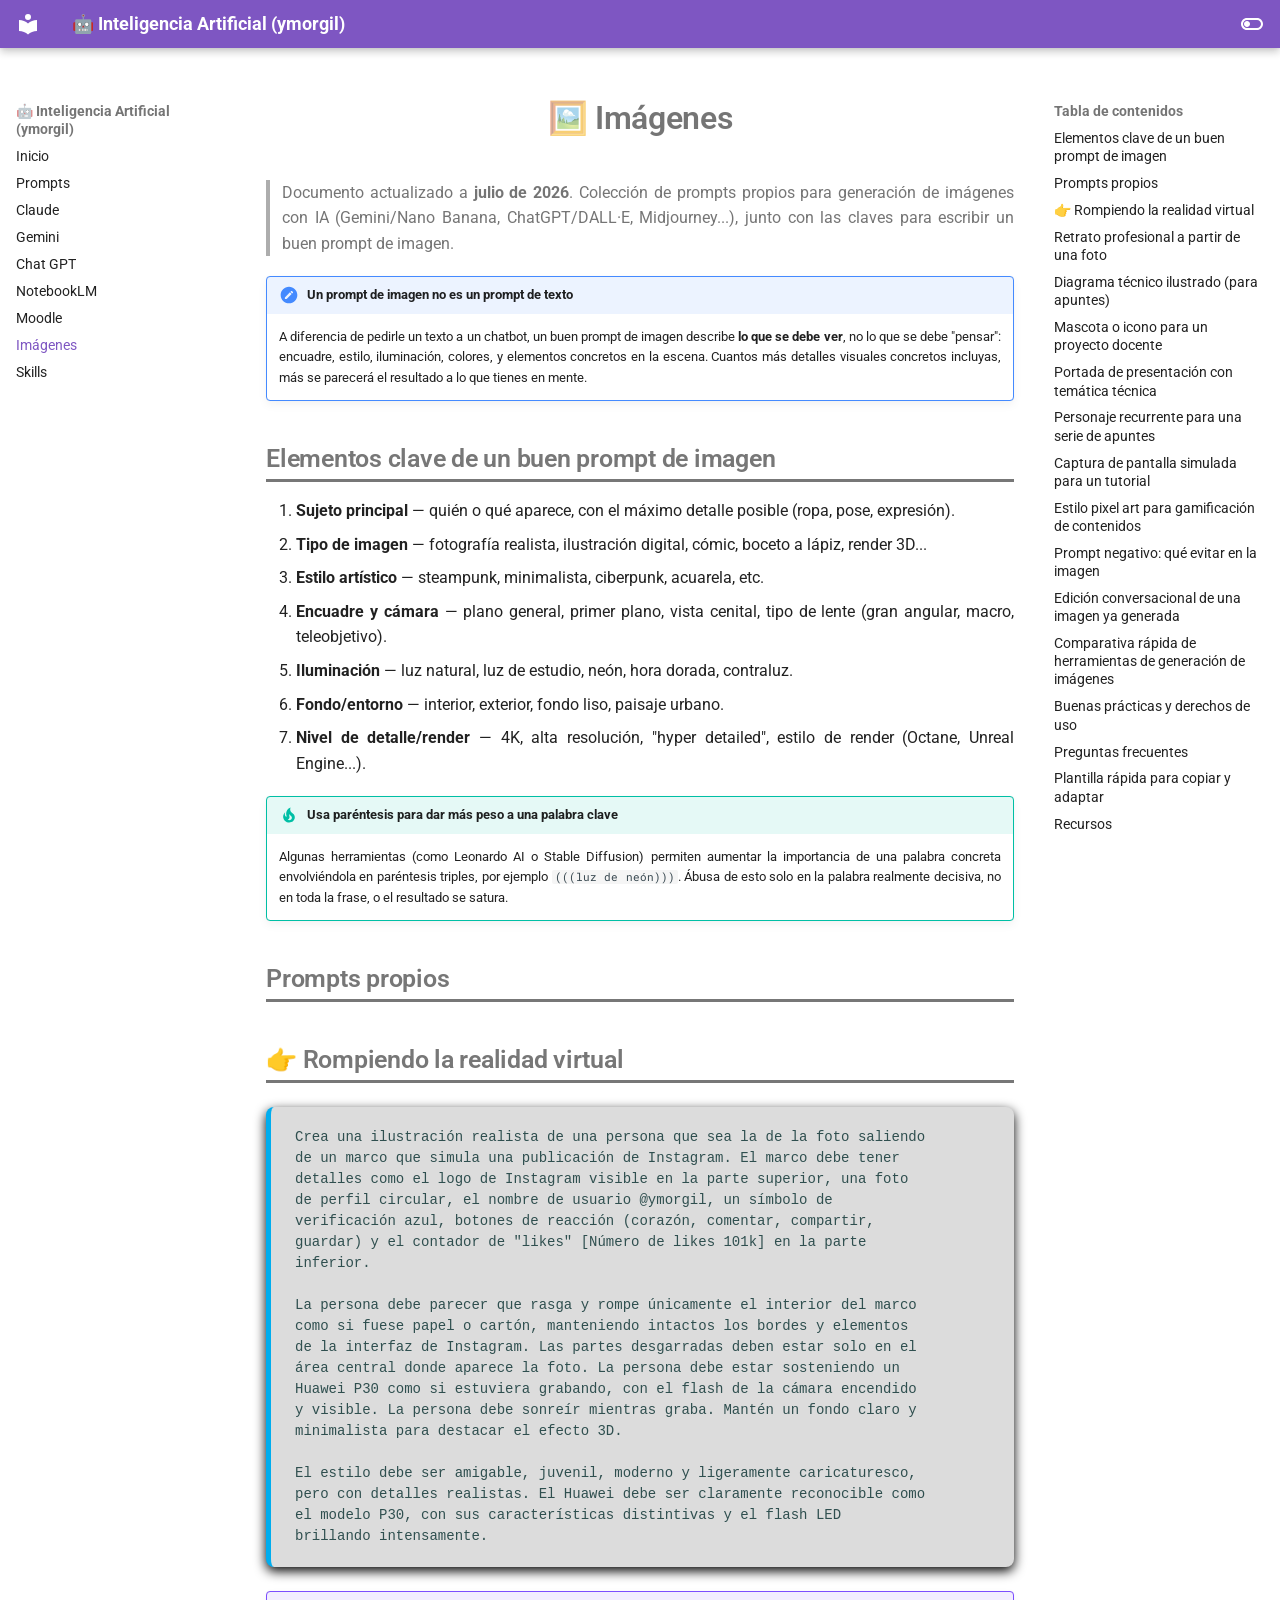
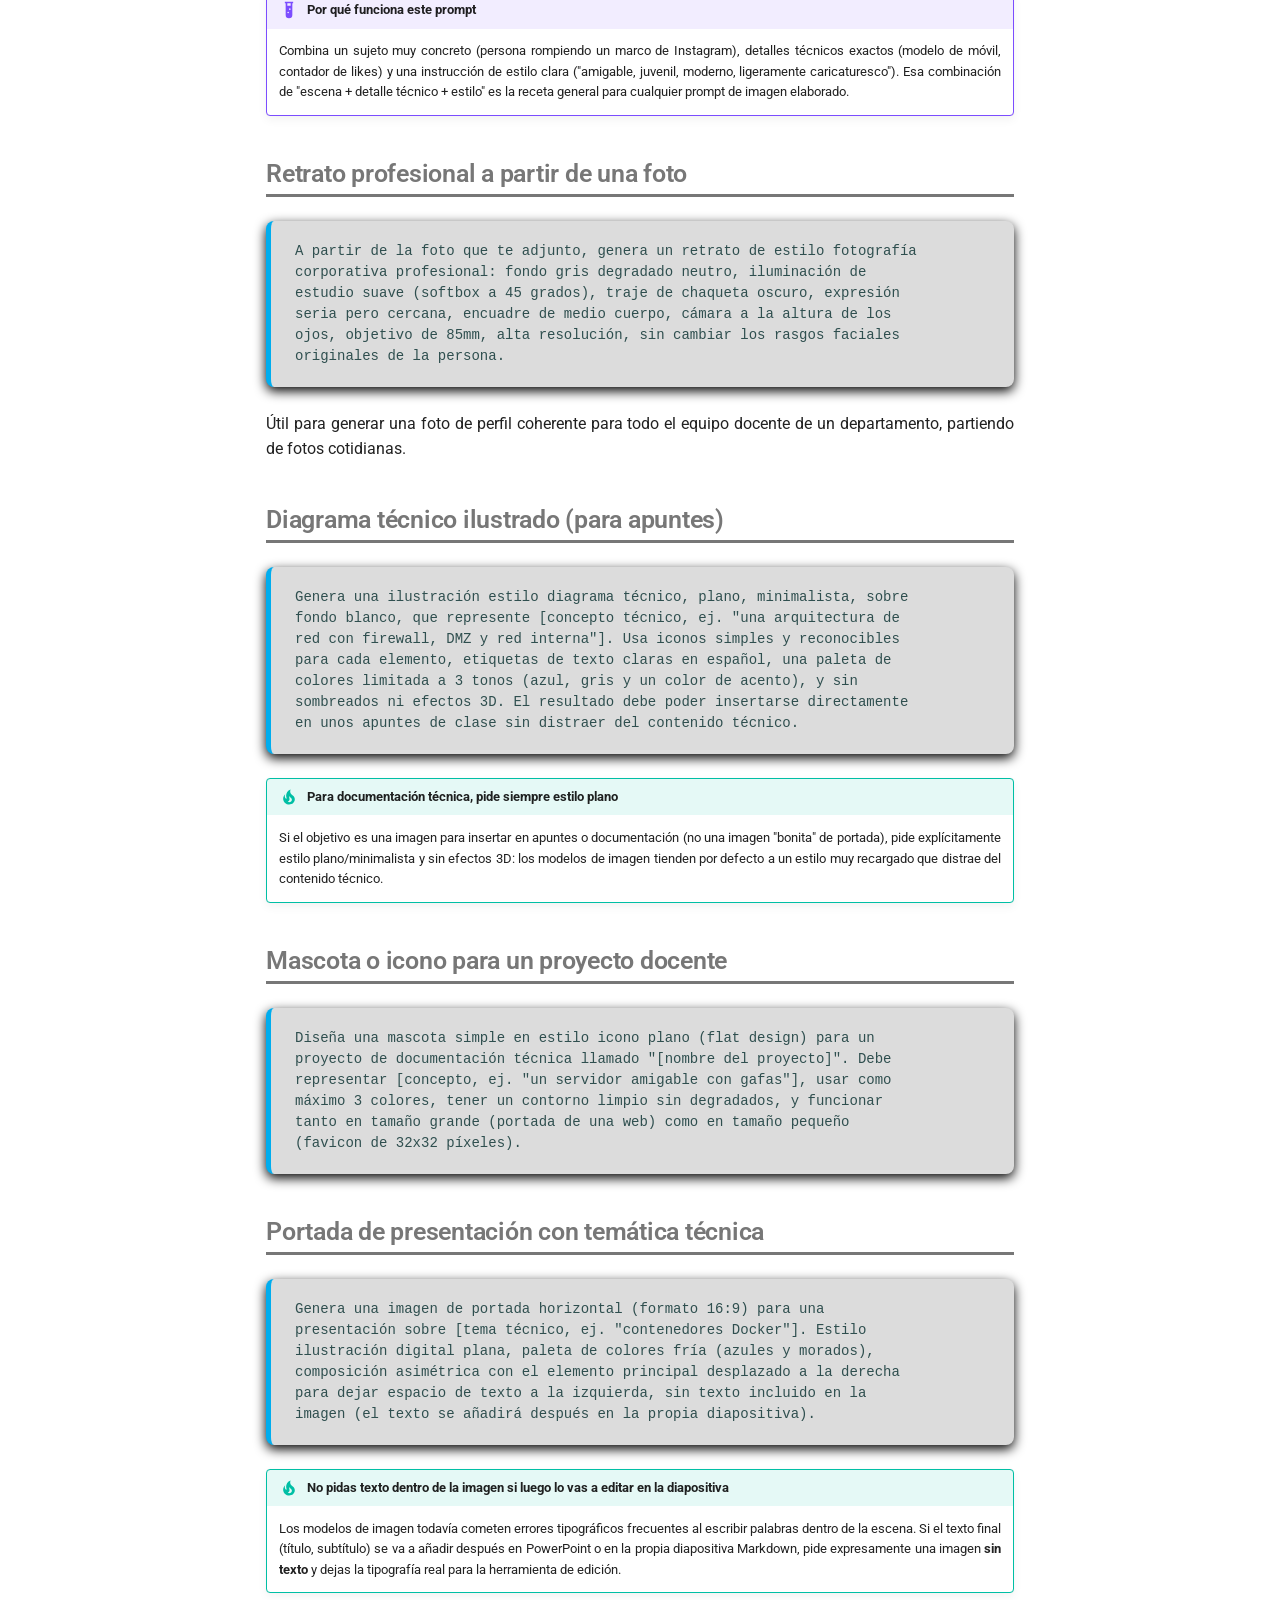
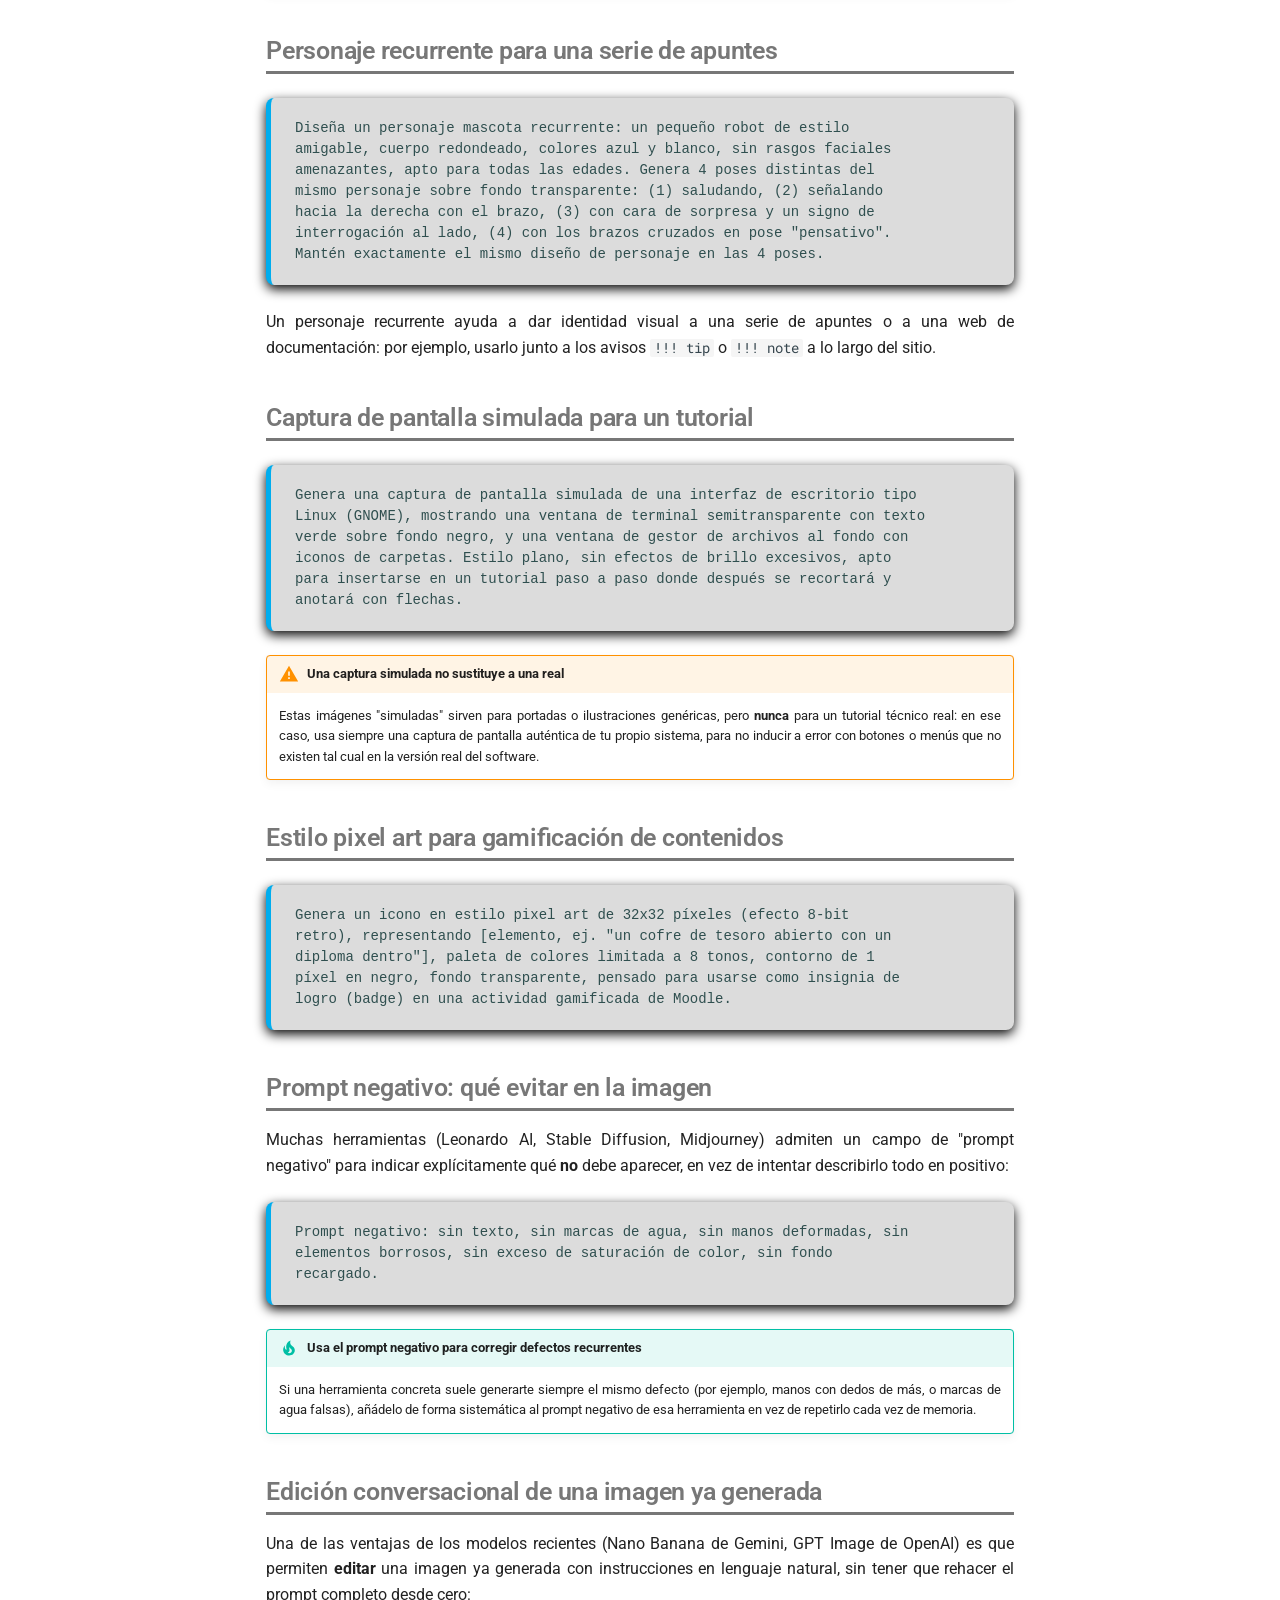
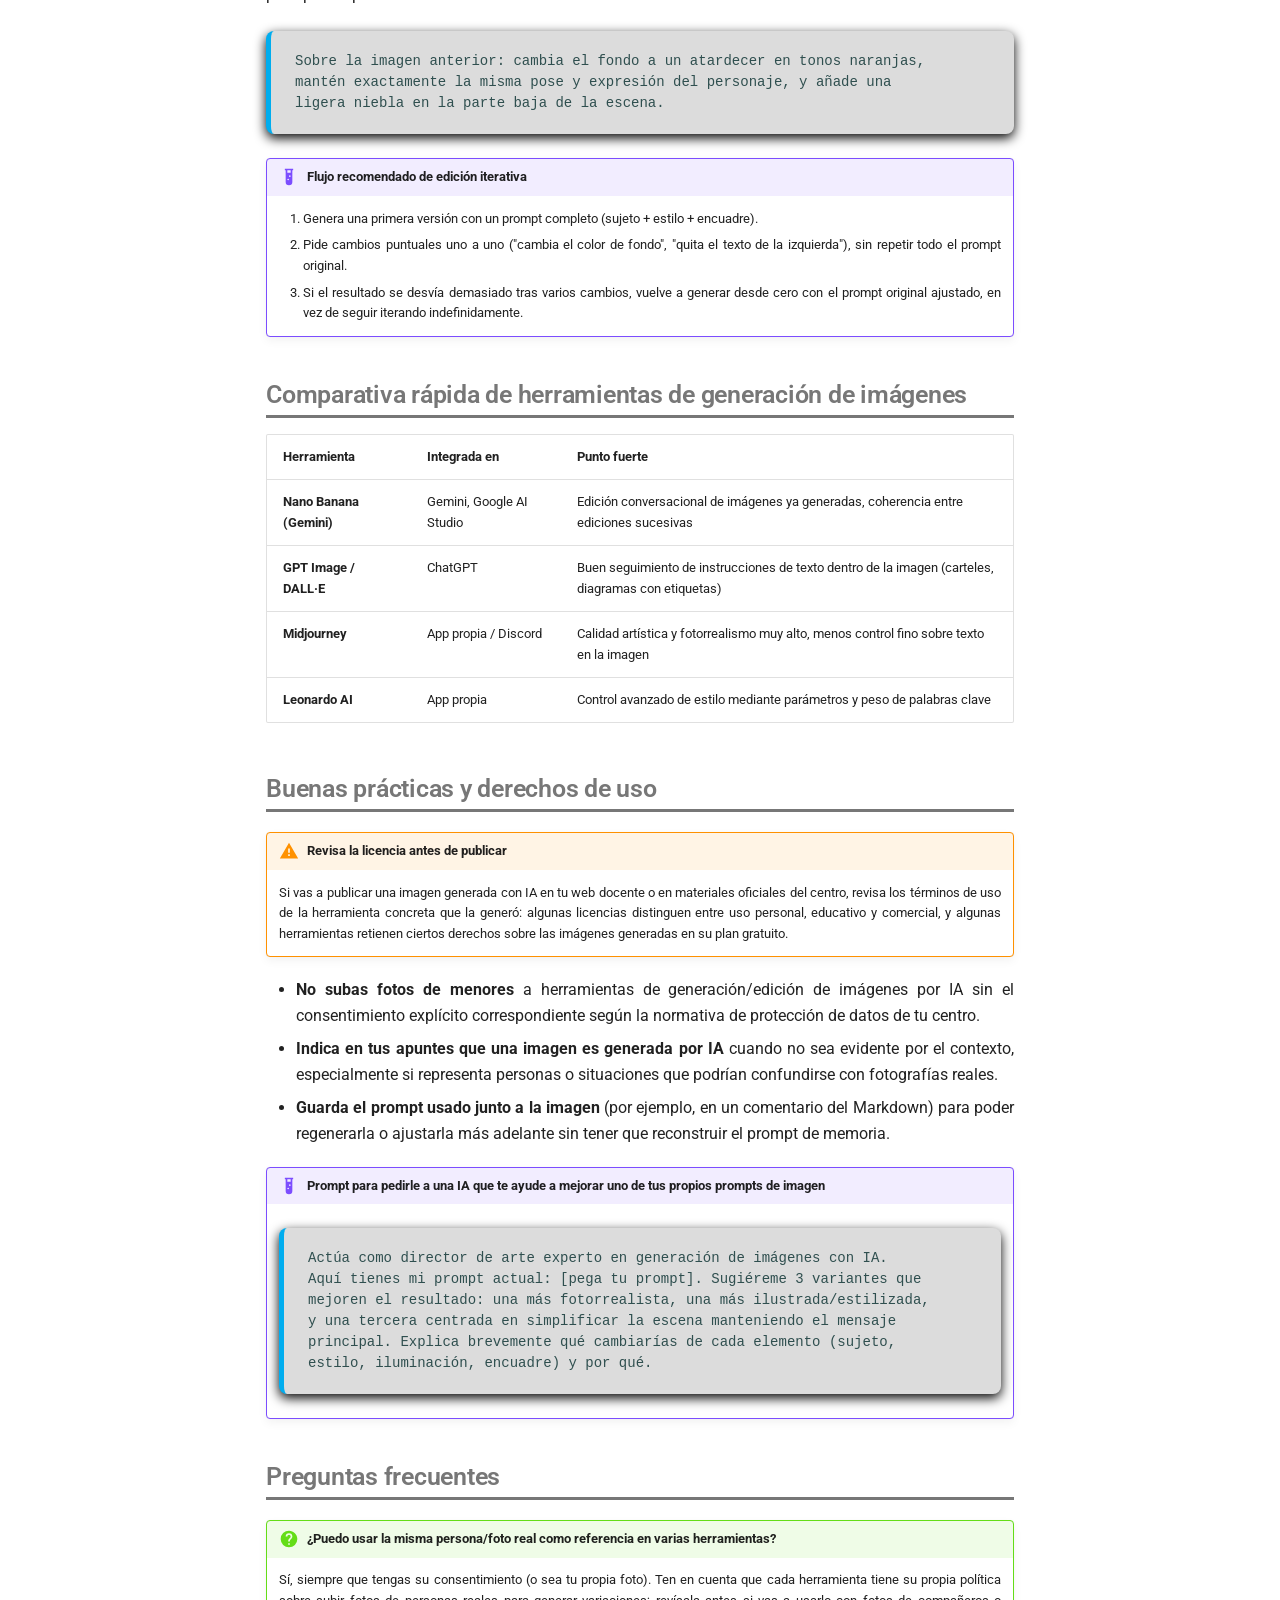
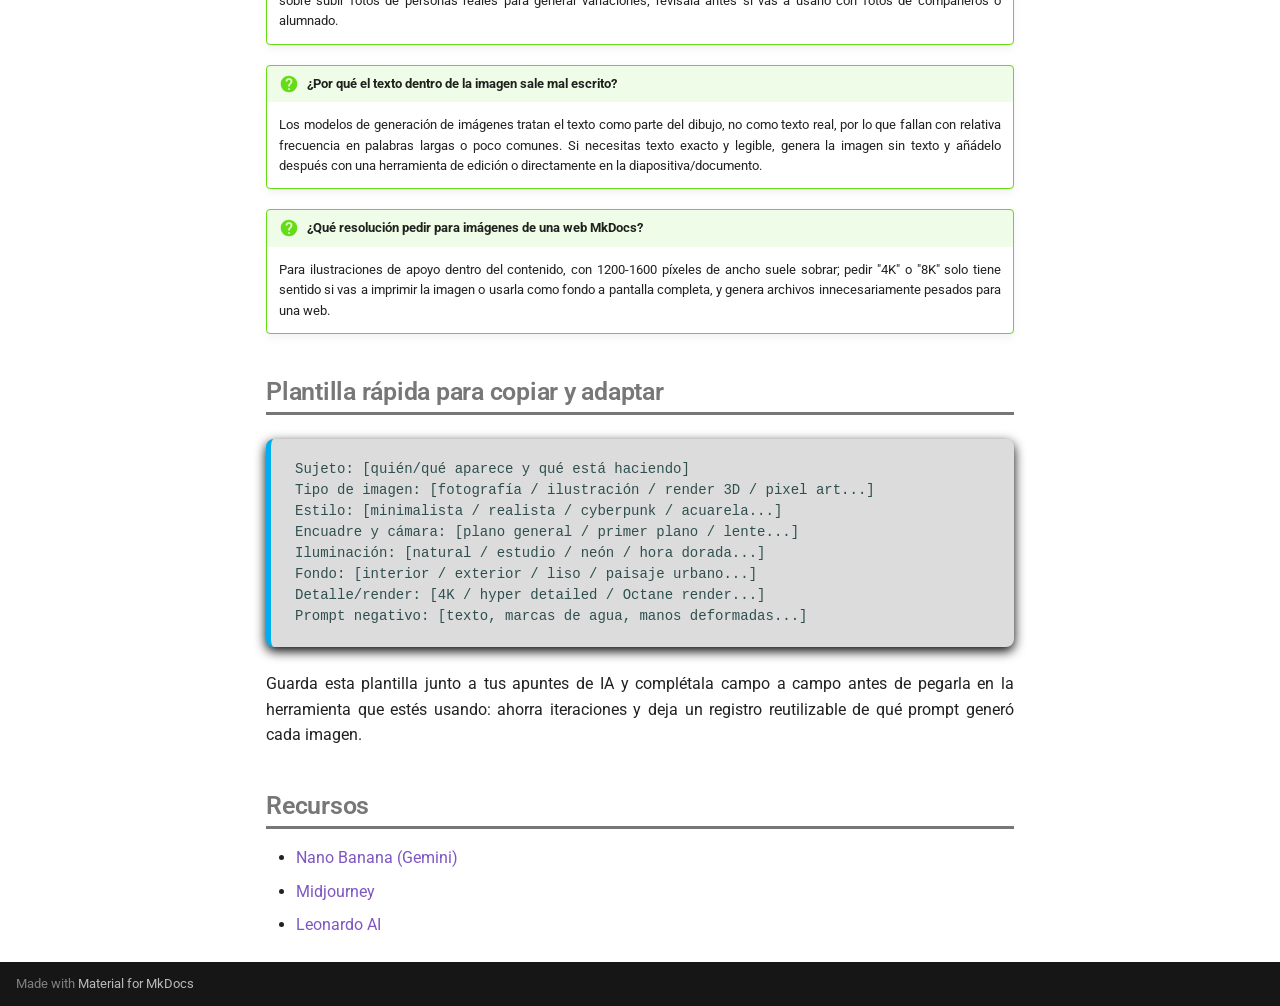
<file: 07imagenes/index.html>
<!DOCTYPE html><html lang="es" class="no-js"><head>
    
      <meta charset="utf-8">
      <meta name="viewport" content="width=device-width,initial-scale=1">
      
      
      
        <link rel="canonical" href="https://ymorgil.github.io/intart/07imagenes/">
      
      
        <link rel="prev" href="../06moodle/">
      
      
        <link rel="next" href="../08skills/">
      
      
        
      
      
      <link rel="icon" href="../assets/images/favicon.png">
      <meta name="generator" content="mkdocs-1.6.1, mkdocs-material-9.7.7">
    
    
      
        <title>Imágenes - 🤖 Inteligencia Artificial (ymorgil)</title>
      
    
    
      <link rel="stylesheet" href="../assets/stylesheets/main.ec1eaa64.min.css">
      
        
        <link rel="stylesheet" href="../assets/stylesheets/palette.ab4e12ef.min.css">
      
      


    
    
      
    
    
      
        
        
        <link rel="preconnect" href="https://fonts.gstatic.com" crossorigin="">
        <link rel="stylesheet" href="https://fonts.googleapis.com/css?family=Roboto:300,300i,400,400i,700,700i%7CRoboto+Mono:400,400i,700,700i&amp;display=fallback">
        <style>:root{--md-text-font:"Roboto";--md-code-font:"Roboto Mono"}</style>
      
    
    
      <link rel="stylesheet" href="../assets/css/extra.css">
    
    <script>__md_scope=new URL("..",location),__md_hash=e=>[...e].reduce(((e,_)=>(e<<5)-e+_.charCodeAt(0)),0),__md_get=(e,_=localStorage,t=__md_scope)=>JSON.parse(_.getItem(t.pathname+"."+e)),__md_set=(e,_,t=localStorage,a=__md_scope)=>{try{t.setItem(a.pathname+"."+e,JSON.stringify(_))}catch(e){}}</script>
    
      

    
    
  <link href="../assets/stylesheets/glightbox.min.css" rel="stylesheet"><script src="../assets/javascripts/glightbox.min.js"></script><style id="glightbox-style">
            html.glightbox-open { overflow: initial; height: 100%; }
            .gslide-title { margin-top: 0px; user-select: text; }
            .gslide-desc { color: #666; user-select: text; }
            .gslide-image img { background: white; }
            .gscrollbar-fixer { padding-right: 15px; }
            .gdesc-inner { font-size: 0.75rem; }
            body[data-md-color-scheme="slate"] .gdesc-inner { background: var(--md-default-bg-color); }
            body[data-md-color-scheme="slate"] .gslide-title { color: var(--md-default-fg-color); }
            body[data-md-color-scheme="slate"] .gslide-desc { color: var(--md-default-fg-color); }
        </style></head>
  
  
    
    
      
    
    
    
    
    <body dir="ltr" data-md-color-scheme="default" data-md-color-primary="deep-purple" data-md-color-accent="indigo">
  
    
    <input class="md-toggle" data-md-toggle="drawer" type="checkbox" id="__drawer" autocomplete="off">
    <input class="md-toggle" data-md-toggle="search" type="checkbox" id="__search" autocomplete="off">
    <label class="md-overlay" for="__drawer"></label>
    <div data-md-component="skip">
      
        
        <a href="#imagenes" class="md-skip">
          Saltar a contenido
        </a>
      
    </div>
    <div data-md-component="announce">
      
    </div>
    
    
      

  

<header class="md-header md-header--shadow" data-md-component="header">
  <nav class="md-header__inner md-grid" aria-label="Cabecera">
    <a href=".." title="🤖 Inteligencia Artificial (ymorgil)" class="md-header__button md-logo" aria-label="🤖 Inteligencia Artificial (ymorgil)" data-md-component="logo">
      
  
  <svg xmlns="http://www.w3.org/2000/svg" viewBox="0 0 24 24"><path d="M12 8a3 3 0 0 0 3-3 3 3 0 0 0-3-3 3 3 0 0 0-3 3 3 3 0 0 0 3 3m0 3.54C9.64 9.35 6.5 8 3 8v11c3.5 0 6.64 1.35 9 3.54 2.36-2.19 5.5-3.54 9-3.54V8c-3.5 0-6.64 1.35-9 3.54"></path></svg>

    </a>
    <label class="md-header__button md-icon" for="__drawer">
      
      <svg xmlns="http://www.w3.org/2000/svg" viewBox="0 0 24 24"><path d="M3 6h18v2H3zm0 5h18v2H3zm0 5h18v2H3z"></path></svg>
    </label>
    <div class="md-header__title" data-md-component="header-title">
      <div class="md-header__ellipsis">
        <div class="md-header__topic">
          <span class="md-ellipsis">
            🤖 Inteligencia Artificial (ymorgil)
          </span>
        </div>
        <div class="md-header__topic" data-md-component="header-topic">
          <span class="md-ellipsis">
            
              Imágenes
            
          </span>
        </div>
      </div>
    </div>
    
      
        <form class="md-header__option" data-md-component="palette">
  
    
    
    
    <input class="md-option" data-md-color-media="" data-md-color-scheme="default" data-md-color-primary="deep-purple" data-md-color-accent="indigo" aria-label="Modo oscuro" type="radio" name="__palette" id="__palette_0">
    
      <label class="md-header__button md-icon" title="Modo oscuro" for="__palette_1" hidden="">
        <svg xmlns="http://www.w3.org/2000/svg" viewBox="0 0 24 24"><path d="M17 6H7c-3.31 0-6 2.69-6 6s2.69 6 6 6h10c3.31 0 6-2.69 6-6s-2.69-6-6-6m0 10H7c-2.21 0-4-1.79-4-4s1.79-4 4-4h10c2.21 0 4 1.79 4 4s-1.79 4-4 4M7 9c-1.66 0-3 1.34-3 3s1.34 3 3 3 3-1.34 3-3-1.34-3-3-3"></path></svg>
      </label>
    
  
    
    
    
    <input class="md-option" data-md-color-media="" data-md-color-scheme="slate" data-md-color-primary="teal" data-md-color-accent="green" aria-label="Modo claro" type="radio" name="__palette" id="__palette_1">
    
      <label class="md-header__button md-icon" title="Modo claro" for="__palette_0" hidden="">
        <svg xmlns="http://www.w3.org/2000/svg" viewBox="0 0 24 24"><path d="M17 7H7a5 5 0 0 0-5 5 5 5 0 0 0 5 5h10a5 5 0 0 0 5-5 5 5 0 0 0-5-5m0 8a3 3 0 0 1-3-3 3 3 0 0 1 3-3 3 3 0 0 1 3 3 3 3 0 0 1-3 3"></path></svg>
      </label>
    
  
</form>
      
    
    
      <script>var palette=__md_get("__palette");if(palette&&palette.color){if("(prefers-color-scheme)"===palette.color.media){var media=matchMedia("(prefers-color-scheme: light)"),input=document.querySelector(media.matches?"[data-md-color-media='(prefers-color-scheme: light)']":"[data-md-color-media='(prefers-color-scheme: dark)']");palette.color.media=input.getAttribute("data-md-color-media"),palette.color.scheme=input.getAttribute("data-md-color-scheme"),palette.color.primary=input.getAttribute("data-md-color-primary"),palette.color.accent=input.getAttribute("data-md-color-accent")}for(var[key,value]of Object.entries(palette.color))document.body.setAttribute("data-md-color-"+key,value)}</script>
    
    
    
    
  </nav>
  
</header>
    
    <div class="md-container" data-md-component="container">
      
      
        
          
        
      
      <main class="md-main" data-md-component="main">
        <div class="md-main__inner md-grid">
          
            
              
              <div class="md-sidebar md-sidebar--primary" data-md-component="sidebar" data-md-type="navigation">
                <div class="md-sidebar__scrollwrap">
                  <div class="md-sidebar__inner">
                    



<nav class="md-nav md-nav--primary" aria-label="Navegación" data-md-level="0">
  <label class="md-nav__title" for="__drawer">
    <a href=".." title="🤖 Inteligencia Artificial (ymorgil)" class="md-nav__button md-logo" aria-label="🤖 Inteligencia Artificial (ymorgil)" data-md-component="logo">
      
  
  <svg xmlns="http://www.w3.org/2000/svg" viewBox="0 0 24 24"><path d="M12 8a3 3 0 0 0 3-3 3 3 0 0 0-3-3 3 3 0 0 0-3 3 3 3 0 0 0 3 3m0 3.54C9.64 9.35 6.5 8 3 8v11c3.5 0 6.64 1.35 9 3.54 2.36-2.19 5.5-3.54 9-3.54V8c-3.5 0-6.64 1.35-9 3.54"></path></svg>

    </a>
    🤖 Inteligencia Artificial (ymorgil)
  </label>
  
  <ul class="md-nav__list" data-md-scrollfix="">
    
      
      
  
  
  
  
    <li class="md-nav__item">
      <a href=".." class="md-nav__link">
        
  
  
  <span class="md-ellipsis">
    
  
    Inicio
  

    
  </span>
  
  

      </a>
    </li>
  

    
      
      
  
  
  
  
    <li class="md-nav__item">
      <a href="../01prompts/" class="md-nav__link">
        
  
  
  <span class="md-ellipsis">
    
  
    Prompts
  

    
  </span>
  
  

      </a>
    </li>
  

    
      
      
  
  
  
  
    <li class="md-nav__item">
      <a href="../02claude/" class="md-nav__link">
        
  
  
  <span class="md-ellipsis">
    
  
    Claude
  

    
  </span>
  
  

      </a>
    </li>
  

    
      
      
  
  
  
  
    <li class="md-nav__item">
      <a href="../03gemini/" class="md-nav__link">
        
  
  
  <span class="md-ellipsis">
    
  
    Gemini
  

    
  </span>
  
  

      </a>
    </li>
  

    
      
      
  
  
  
  
    <li class="md-nav__item">
      <a href="../04gpt/" class="md-nav__link">
        
  
  
  <span class="md-ellipsis">
    
  
    Chat GPT
  

    
  </span>
  
  

      </a>
    </li>
  

    
      
      
  
  
  
  
    <li class="md-nav__item">
      <a href="../05notebook/" class="md-nav__link">
        
  
  
  <span class="md-ellipsis">
    
  
    NotebookLM
  

    
  </span>
  
  

      </a>
    </li>
  

    
      
      
  
  
  
  
    <li class="md-nav__item">
      <a href="../06moodle/" class="md-nav__link">
        
  
  
  <span class="md-ellipsis">
    
  
    Moodle
  

    
  </span>
  
  

      </a>
    </li>
  

    
      
      
  
  
    
  
  
  
    <li class="md-nav__item md-nav__item--active">
      
      <input class="md-nav__toggle md-toggle" type="checkbox" id="__toc">
      
      
        
      
      
        <label class="md-nav__link md-nav__link--active" for="__toc">
          
  
  
  <span class="md-ellipsis">
    
  
    Imágenes
  

    
  </span>
  
  

          <span class="md-nav__icon md-icon"></span>
        </label>
      
      <a href="./" class="md-nav__link md-nav__link--active">
        
  
  
  <span class="md-ellipsis">
    
  
    Imágenes
  

    
  </span>
  
  

      </a>
      
        

<nav class="md-nav md-nav--secondary" aria-label="Tabla de contenidos">
  
  
  
    
  
  
    <label class="md-nav__title" for="__toc">
      <span class="md-nav__icon md-icon"></span>
      Tabla de contenidos
    </label>
    <ul class="md-nav__list" data-md-component="toc" data-md-scrollfix="">
      
        <li class="md-nav__item">
  <a href="#elementos-clave-de-un-buen-prompt-de-imagen" class="md-nav__link">
    <span class="md-ellipsis">
      
        Elementos clave de un buen prompt de imagen
      
    </span>
  </a>
  
</li>
      
        <li class="md-nav__item">
  <a href="#prompts-propios" class="md-nav__link">
    <span class="md-ellipsis">
      
        Prompts propios
      
    </span>
  </a>
  
</li>
      
        <li class="md-nav__item">
  <a href="#rompiendo-la-realidad-virtual" class="md-nav__link">
    <span class="md-ellipsis">
      
        👉 Rompiendo la realidad virtual
      
    </span>
  </a>
  
</li>
      
        <li class="md-nav__item">
  <a href="#retrato-profesional-a-partir-de-una-foto" class="md-nav__link">
    <span class="md-ellipsis">
      
        Retrato profesional a partir de una foto
      
    </span>
  </a>
  
</li>
      
        <li class="md-nav__item">
  <a href="#diagrama-tecnico-ilustrado-para-apuntes" class="md-nav__link">
    <span class="md-ellipsis">
      
        Diagrama técnico ilustrado (para apuntes)
      
    </span>
  </a>
  
</li>
      
        <li class="md-nav__item">
  <a href="#mascota-o-icono-para-un-proyecto-docente" class="md-nav__link">
    <span class="md-ellipsis">
      
        Mascota o icono para un proyecto docente
      
    </span>
  </a>
  
</li>
      
        <li class="md-nav__item">
  <a href="#portada-de-presentacion-con-tematica-tecnica" class="md-nav__link">
    <span class="md-ellipsis">
      
        Portada de presentación con temática técnica
      
    </span>
  </a>
  
</li>
      
        <li class="md-nav__item">
  <a href="#personaje-recurrente-para-una-serie-de-apuntes" class="md-nav__link">
    <span class="md-ellipsis">
      
        Personaje recurrente para una serie de apuntes
      
    </span>
  </a>
  
</li>
      
        <li class="md-nav__item">
  <a href="#captura-de-pantalla-simulada-para-un-tutorial" class="md-nav__link">
    <span class="md-ellipsis">
      
        Captura de pantalla simulada para un tutorial
      
    </span>
  </a>
  
</li>
      
        <li class="md-nav__item">
  <a href="#estilo-pixel-art-para-gamificacion-de-contenidos" class="md-nav__link">
    <span class="md-ellipsis">
      
        Estilo pixel art para gamificación de contenidos
      
    </span>
  </a>
  
</li>
      
        <li class="md-nav__item">
  <a href="#prompt-negativo-que-evitar-en-la-imagen" class="md-nav__link">
    <span class="md-ellipsis">
      
        Prompt negativo: qué evitar en la imagen
      
    </span>
  </a>
  
</li>
      
        <li class="md-nav__item">
  <a href="#edicion-conversacional-de-una-imagen-ya-generada" class="md-nav__link">
    <span class="md-ellipsis">
      
        Edición conversacional de una imagen ya generada
      
    </span>
  </a>
  
</li>
      
        <li class="md-nav__item">
  <a href="#comparativa-rapida-de-herramientas-de-generacion-de-imagenes" class="md-nav__link">
    <span class="md-ellipsis">
      
        Comparativa rápida de herramientas de generación de imágenes
      
    </span>
  </a>
  
</li>
      
        <li class="md-nav__item">
  <a href="#buenas-practicas-y-derechos-de-uso" class="md-nav__link">
    <span class="md-ellipsis">
      
        Buenas prácticas y derechos de uso
      
    </span>
  </a>
  
</li>
      
        <li class="md-nav__item">
  <a href="#preguntas-frecuentes" class="md-nav__link">
    <span class="md-ellipsis">
      
        Preguntas frecuentes
      
    </span>
  </a>
  
</li>
      
        <li class="md-nav__item">
  <a href="#plantilla-rapida-para-copiar-y-adaptar" class="md-nav__link">
    <span class="md-ellipsis">
      
        Plantilla rápida para copiar y adaptar
      
    </span>
  </a>
  
</li>
      
        <li class="md-nav__item">
  <a href="#recursos" class="md-nav__link">
    <span class="md-ellipsis">
      
        Recursos
      
    </span>
  </a>
  
</li>
      
    </ul>
  
</nav>
      
    </li>
  

    
      
      
  
  
  
  
    <li class="md-nav__item">
      <a href="../08skills/" class="md-nav__link">
        
  
  
  <span class="md-ellipsis">
    
  
    Skills
  

    
  </span>
  
  

      </a>
    </li>
  

    
  </ul>
</nav>
                  </div>
                </div>
              </div>
            
            
              
              <div class="md-sidebar md-sidebar--secondary" data-md-component="sidebar" data-md-type="toc">
                <div class="md-sidebar__scrollwrap">
                  <div class="md-sidebar__inner">
                    

<nav class="md-nav md-nav--secondary" aria-label="Tabla de contenidos">
  
  
  
    
  
  
    <label class="md-nav__title" for="__toc">
      <span class="md-nav__icon md-icon"></span>
      Tabla de contenidos
    </label>
    <ul class="md-nav__list" data-md-component="toc" data-md-scrollfix="">
      
        <li class="md-nav__item">
  <a href="#elementos-clave-de-un-buen-prompt-de-imagen" class="md-nav__link">
    <span class="md-ellipsis">
      
        Elementos clave de un buen prompt de imagen
      
    </span>
  </a>
  
</li>
      
        <li class="md-nav__item">
  <a href="#prompts-propios" class="md-nav__link">
    <span class="md-ellipsis">
      
        Prompts propios
      
    </span>
  </a>
  
</li>
      
        <li class="md-nav__item">
  <a href="#rompiendo-la-realidad-virtual" class="md-nav__link">
    <span class="md-ellipsis">
      
        👉 Rompiendo la realidad virtual
      
    </span>
  </a>
  
</li>
      
        <li class="md-nav__item">
  <a href="#retrato-profesional-a-partir-de-una-foto" class="md-nav__link">
    <span class="md-ellipsis">
      
        Retrato profesional a partir de una foto
      
    </span>
  </a>
  
</li>
      
        <li class="md-nav__item">
  <a href="#diagrama-tecnico-ilustrado-para-apuntes" class="md-nav__link">
    <span class="md-ellipsis">
      
        Diagrama técnico ilustrado (para apuntes)
      
    </span>
  </a>
  
</li>
      
        <li class="md-nav__item">
  <a href="#mascota-o-icono-para-un-proyecto-docente" class="md-nav__link">
    <span class="md-ellipsis">
      
        Mascota o icono para un proyecto docente
      
    </span>
  </a>
  
</li>
      
        <li class="md-nav__item">
  <a href="#portada-de-presentacion-con-tematica-tecnica" class="md-nav__link">
    <span class="md-ellipsis">
      
        Portada de presentación con temática técnica
      
    </span>
  </a>
  
</li>
      
        <li class="md-nav__item">
  <a href="#personaje-recurrente-para-una-serie-de-apuntes" class="md-nav__link">
    <span class="md-ellipsis">
      
        Personaje recurrente para una serie de apuntes
      
    </span>
  </a>
  
</li>
      
        <li class="md-nav__item">
  <a href="#captura-de-pantalla-simulada-para-un-tutorial" class="md-nav__link">
    <span class="md-ellipsis">
      
        Captura de pantalla simulada para un tutorial
      
    </span>
  </a>
  
</li>
      
        <li class="md-nav__item">
  <a href="#estilo-pixel-art-para-gamificacion-de-contenidos" class="md-nav__link">
    <span class="md-ellipsis">
      
        Estilo pixel art para gamificación de contenidos
      
    </span>
  </a>
  
</li>
      
        <li class="md-nav__item">
  <a href="#prompt-negativo-que-evitar-en-la-imagen" class="md-nav__link">
    <span class="md-ellipsis">
      
        Prompt negativo: qué evitar en la imagen
      
    </span>
  </a>
  
</li>
      
        <li class="md-nav__item">
  <a href="#edicion-conversacional-de-una-imagen-ya-generada" class="md-nav__link">
    <span class="md-ellipsis">
      
        Edición conversacional de una imagen ya generada
      
    </span>
  </a>
  
</li>
      
        <li class="md-nav__item">
  <a href="#comparativa-rapida-de-herramientas-de-generacion-de-imagenes" class="md-nav__link">
    <span class="md-ellipsis">
      
        Comparativa rápida de herramientas de generación de imágenes
      
    </span>
  </a>
  
</li>
      
        <li class="md-nav__item">
  <a href="#buenas-practicas-y-derechos-de-uso" class="md-nav__link">
    <span class="md-ellipsis">
      
        Buenas prácticas y derechos de uso
      
    </span>
  </a>
  
</li>
      
        <li class="md-nav__item">
  <a href="#preguntas-frecuentes" class="md-nav__link">
    <span class="md-ellipsis">
      
        Preguntas frecuentes
      
    </span>
  </a>
  
</li>
      
        <li class="md-nav__item">
  <a href="#plantilla-rapida-para-copiar-y-adaptar" class="md-nav__link">
    <span class="md-ellipsis">
      
        Plantilla rápida para copiar y adaptar
      
    </span>
  </a>
  
</li>
      
        <li class="md-nav__item">
  <a href="#recursos" class="md-nav__link">
    <span class="md-ellipsis">
      
        Recursos
      
    </span>
  </a>
  
</li>
      
    </ul>
  
</nav>
                  </div>
                </div>
              </div>
            
          
          
            <div class="md-content" data-md-component="content">
              
              <article class="md-content__inner md-typeset">
                
                  



<h1 id="imagenes">🖼️ Imágenes</h1>
<blockquote>
<p>Documento actualizado a <strong>julio de 2026</strong>. Colección de prompts propios para generación de imágenes con IA (Gemini/Nano Banana, ChatGPT/DALL·E, Midjourney...), junto con las claves para escribir un buen prompt de imagen.</p>
</blockquote>
<p></p>
<div class="admonition note">
<p class="admonition-title">Un prompt de imagen no es un prompt de texto</p>
<p>A diferencia de pedirle un texto a un chatbot, un buen prompt de imagen describe <strong>lo que se debe ver</strong>, no lo que se debe "pensar": encuadre, estilo, iluminación, colores, y elementos concretos en la escena. Cuantos más detalles visuales concretos incluyas, más se parecerá el resultado a lo que tienes en mente.</p>
</div>
<h2 id="elementos-clave-de-un-buen-prompt-de-imagen">Elementos clave de un buen prompt de imagen</h2>
<ol>
<li><strong>Sujeto principal</strong> — quién o qué aparece, con el máximo detalle posible (ropa, pose, expresión).</li>
<li><strong>Tipo de imagen</strong> — fotografía realista, ilustración digital, cómic, boceto a lápiz, render 3D...</li>
<li><strong>Estilo artístico</strong> — steampunk, minimalista, ciberpunk, acuarela, etc.</li>
<li><strong>Encuadre y cámara</strong> — plano general, primer plano, vista cenital, tipo de lente (gran angular, macro, teleobjetivo).</li>
<li><strong>Iluminación</strong> — luz natural, luz de estudio, neón, hora dorada, contraluz.</li>
<li><strong>Fondo/entorno</strong> — interior, exterior, fondo liso, paisaje urbano.</li>
<li><strong>Nivel de detalle/render</strong> — 4K, alta resolución, "hyper detailed", estilo de render (Octane, Unreal Engine...).</li>
</ol>
<div class="admonition tip">
<p class="admonition-title">Usa paréntesis para dar más peso a una palabra clave</p>
<p>Algunas herramientas (como Leonardo AI o Stable Diffusion) permiten aumentar la importancia de una palabra concreta envolviéndola en paréntesis triples, por ejemplo <code>(((luz de neón)))</code>. Ábusa de esto solo en la palabra realmente decisiva, no en toda la frase, o el resultado se satura.</p>
</div>
<h2 id="prompts-propios">Prompts propios</h2>
<h2 id="rompiendo-la-realidad-virtual">👉 Rompiendo la realidad virtual</h2>
<div class="highlight"><pre><span></span><code>Crea una ilustración realista de una persona que sea la de la foto saliendo
de un marco que simula una publicación de Instagram. El marco debe tener
detalles como el logo de Instagram visible en la parte superior, una foto
de perfil circular, el nombre de usuario @ymorgil, un símbolo de
verificación azul, botones de reacción (corazón, comentar, compartir,
guardar) y el contador de "likes" [Número de likes 101k] en la parte
inferior.

La persona debe parecer que rasga y rompe únicamente el interior del marco
como si fuese papel o cartón, manteniendo intactos los bordes y elementos
de la interfaz de Instagram. Las partes desgarradas deben estar solo en el
área central donde aparece la foto. La persona debe estar sosteniendo un
Huawei P30 como si estuviera grabando, con el flash de la cámara encendido
y visible. La persona debe sonreír mientras graba. Mantén un fondo claro y
minimalista para destacar el efecto 3D.

El estilo debe ser amigable, juvenil, moderno y ligeramente caricaturesco,
pero con detalles realistas. El Huawei debe ser claramente reconocible como
el modelo P30, con sus características distintivas y el flash LED
brillando intensamente.
</code></pre></div>
<div class="admonition example">
<p class="admonition-title">Por qué funciona este prompt</p>
<p>Combina un sujeto muy concreto (persona rompiendo un marco de Instagram), detalles técnicos exactos (modelo de móvil, contador de likes) y una instrucción de estilo clara ("amigable, juvenil, moderno, ligeramente caricaturesco"). Esa combinación de "escena + detalle técnico + estilo" es la receta general para cualquier prompt de imagen elaborado.</p>
</div>
<h2 id="retrato-profesional-a-partir-de-una-foto">Retrato profesional a partir de una foto</h2>
<div class="highlight"><pre><span></span><code>A partir de la foto que te adjunto, genera un retrato de estilo fotografía
corporativa profesional: fondo gris degradado neutro, iluminación de
estudio suave (softbox a 45 grados), traje de chaqueta oscuro, expresión
seria pero cercana, encuadre de medio cuerpo, cámara a la altura de los
ojos, objetivo de 85mm, alta resolución, sin cambiar los rasgos faciales
originales de la persona.
</code></pre></div>
<p>Útil para generar una foto de perfil coherente para todo el equipo docente de un departamento, partiendo de fotos cotidianas.</p>
<h2 id="diagrama-tecnico-ilustrado-para-apuntes">Diagrama técnico ilustrado (para apuntes)</h2>
<div class="highlight"><pre><span></span><code>Genera una ilustración estilo diagrama técnico, plano, minimalista, sobre
fondo blanco, que represente [concepto técnico, ej. "una arquitectura de
red con firewall, DMZ y red interna"]. Usa iconos simples y reconocibles
para cada elemento, etiquetas de texto claras en español, una paleta de
colores limitada a 3 tonos (azul, gris y un color de acento), y sin
sombreados ni efectos 3D. El resultado debe poder insertarse directamente
en unos apuntes de clase sin distraer del contenido técnico.
</code></pre></div>
<div class="admonition tip">
<p class="admonition-title">Para documentación técnica, pide siempre estilo plano</p>
<p>Si el objetivo es una imagen para insertar en apuntes o documentación (no una imagen "bonita" de portada), pide explícitamente estilo plano/minimalista y sin efectos 3D: los modelos de imagen tienden por defecto a un estilo muy recargado que distrae del contenido técnico.</p>
</div>
<h2 id="mascota-o-icono-para-un-proyecto-docente">Mascota o icono para un proyecto docente</h2>
<div class="highlight"><pre><span></span><code>Diseña una mascota simple en estilo icono plano (flat design) para un
proyecto de documentación técnica llamado "[nombre del proyecto]". Debe
representar [concepto, ej. "un servidor amigable con gafas"], usar como
máximo 3 colores, tener un contorno limpio sin degradados, y funcionar
tanto en tamaño grande (portada de una web) como en tamaño pequeño
(favicon de 32x32 píxeles).
</code></pre></div>
<p></p>
<h2 id="portada-de-presentacion-con-tematica-tecnica">Portada de presentación con temática técnica</h2>
<div class="highlight"><pre><span></span><code>Genera una imagen de portada horizontal (formato 16:9) para una
presentación sobre [tema técnico, ej. "contenedores Docker"]. Estilo
ilustración digital plana, paleta de colores fría (azules y morados),
composición asimétrica con el elemento principal desplazado a la derecha
para dejar espacio de texto a la izquierda, sin texto incluido en la
imagen (el texto se añadirá después en la propia diapositiva).
</code></pre></div>
<div class="admonition tip">
<p class="admonition-title">No pidas texto dentro de la imagen si luego lo vas a editar en la diapositiva</p>
<p>Los modelos de imagen todavía cometen errores tipográficos frecuentes al escribir palabras dentro de la escena. Si el texto final (título, subtítulo) se va a añadir después en PowerPoint o en la propia diapositiva Markdown, pide expresamente una imagen <strong>sin texto</strong> y dejas la tipografía real para la herramienta de edición.</p>
</div>
<h2 id="personaje-recurrente-para-una-serie-de-apuntes">Personaje recurrente para una serie de apuntes</h2>
<div class="highlight"><pre><span></span><code>Diseña un personaje mascota recurrente: un pequeño robot de estilo
amigable, cuerpo redondeado, colores azul y blanco, sin rasgos faciales
amenazantes, apto para todas las edades. Genera 4 poses distintas del
mismo personaje sobre fondo transparente: (1) saludando, (2) señalando
hacia la derecha con el brazo, (3) con cara de sorpresa y un signo de
interrogación al lado, (4) con los brazos cruzados en pose "pensativo".
Mantén exactamente el mismo diseño de personaje en las 4 poses.
</code></pre></div>
<p>Un personaje recurrente ayuda a dar identidad visual a una serie de apuntes o a una web de documentación: por ejemplo, usarlo junto a los avisos <code>!!! tip</code> o <code>!!! note</code> a lo largo del sitio.</p>
<p></p>
<h2 id="captura-de-pantalla-simulada-para-un-tutorial">Captura de pantalla simulada para un tutorial</h2>
<div class="highlight"><pre><span></span><code>Genera una captura de pantalla simulada de una interfaz de escritorio tipo
Linux (GNOME), mostrando una ventana de terminal semitransparente con texto
verde sobre fondo negro, y una ventana de gestor de archivos al fondo con
iconos de carpetas. Estilo plano, sin efectos de brillo excesivos, apto
para insertarse en un tutorial paso a paso donde después se recortará y
anotará con flechas.
</code></pre></div>
<div class="admonition warning">
<p class="admonition-title">Una captura simulada no sustituye a una real</p>
<p>Estas imágenes "simuladas" sirven para portadas o ilustraciones genéricas, pero <strong>nunca</strong> para un tutorial técnico real: en ese caso, usa siempre una captura de pantalla auténtica de tu propio sistema, para no inducir a error con botones o menús que no existen tal cual en la versión real del software.</p>
</div>
<h2 id="estilo-pixel-art-para-gamificacion-de-contenidos">Estilo pixel art para gamificación de contenidos</h2>
<div class="highlight"><pre><span></span><code>Genera un icono en estilo pixel art de 32x32 píxeles (efecto 8-bit
retro), representando [elemento, ej. "un cofre de tesoro abierto con un
diploma dentro"], paleta de colores limitada a 8 tonos, contorno de 1
píxel en negro, fondo transparente, pensado para usarse como insignia de
logro (badge) en una actividad gamificada de Moodle.
</code></pre></div>
<h2 id="prompt-negativo-que-evitar-en-la-imagen">Prompt negativo: qué evitar en la imagen</h2>
<p>Muchas herramientas (Leonardo AI, Stable Diffusion, Midjourney) admiten un campo de "prompt negativo" para indicar explícitamente qué <strong>no</strong> debe aparecer, en vez de intentar describirlo todo en positivo:</p>
<div class="highlight"><pre><span></span><code>Prompt negativo: sin texto, sin marcas de agua, sin manos deformadas, sin
elementos borrosos, sin exceso de saturación de color, sin fondo
recargado.
</code></pre></div>
<div class="admonition tip">
<p class="admonition-title">Usa el prompt negativo para corregir defectos recurrentes</p>
<p>Si una herramienta concreta suele generarte siempre el mismo defecto (por ejemplo, manos con dedos de más, o marcas de agua falsas), añádelo de forma sistemática al prompt negativo de esa herramienta en vez de repetirlo cada vez de memoria.</p>
</div>
<h2 id="edicion-conversacional-de-una-imagen-ya-generada">Edición conversacional de una imagen ya generada</h2>
<p>Una de las ventajas de los modelos recientes (Nano Banana de Gemini, GPT Image de OpenAI) es que permiten <strong>editar</strong> una imagen ya generada con instrucciones en lenguaje natural, sin tener que rehacer el prompt completo desde cero:</p>
<div class="highlight"><pre><span></span><code>Sobre la imagen anterior: cambia el fondo a un atardecer en tonos naranjas,
mantén exactamente la misma pose y expresión del personaje, y añade una
ligera niebla en la parte baja de la escena.
</code></pre></div>
<div class="admonition example">
<p class="admonition-title">Flujo recomendado de edición iterativa</p>
<ol>
<li>Genera una primera versión con un prompt completo (sujeto + estilo + encuadre).</li>
<li>Pide cambios puntuales uno a uno ("cambia el color de fondo", "quita el texto de la izquierda"), sin repetir todo el prompt original.</li>
<li>Si el resultado se desvía demasiado tras varios cambios, vuelve a generar desde cero con el prompt original ajustado, en vez de seguir iterando indefinidamente.</li>
</ol>
</div>
<h2 id="comparativa-rapida-de-herramientas-de-generacion-de-imagenes">Comparativa rápida de herramientas de generación de imágenes</h2>
<table>
<thead>
<tr>
<th>Herramienta</th>
<th>Integrada en</th>
<th>Punto fuerte</th>
</tr>
</thead>
<tbody>
<tr>
<td><strong>Nano Banana (Gemini)</strong></td>
<td>Gemini, Google AI Studio</td>
<td>Edición conversacional de imágenes ya generadas, coherencia entre ediciones sucesivas</td>
</tr>
<tr>
<td><strong>GPT Image / DALL·E</strong></td>
<td>ChatGPT</td>
<td>Buen seguimiento de instrucciones de texto dentro de la imagen (carteles, diagramas con etiquetas)</td>
</tr>
<tr>
<td><strong>Midjourney</strong></td>
<td>App propia / Discord</td>
<td>Calidad artística y fotorrealismo muy alto, menos control fino sobre texto en la imagen</td>
</tr>
<tr>
<td><strong>Leonardo AI</strong></td>
<td>App propia</td>
<td>Control avanzado de estilo mediante parámetros y peso de palabras clave</td>
</tr>
</tbody>
</table>
<p></p>
<h2 id="buenas-practicas-y-derechos-de-uso">Buenas prácticas y derechos de uso</h2>
<div class="admonition warning">
<p class="admonition-title">Revisa la licencia antes de publicar</p>
<p>Si vas a publicar una imagen generada con IA en tu web docente o en materiales oficiales del centro, revisa los términos de uso de la herramienta concreta que la generó: algunas licencias distinguen entre uso personal, educativo y comercial, y algunas herramientas retienen ciertos derechos sobre las imágenes generadas en su plan gratuito.</p>
</div>
<ul>
<li><strong>No subas fotos de menores</strong> a herramientas de generación/edición de imágenes por IA sin el consentimiento explícito correspondiente según la normativa de protección de datos de tu centro.</li>
<li><strong>Indica en tus apuntes que una imagen es generada por IA</strong> cuando no sea evidente por el contexto, especialmente si representa personas o situaciones que podrían confundirse con fotografías reales.</li>
<li><strong>Guarda el prompt usado junto a la imagen</strong> (por ejemplo, en un comentario del Markdown) para poder regenerarla o ajustarla más adelante sin tener que reconstruir el prompt de memoria.</li>
</ul>
<div class="admonition example">
<p class="admonition-title">Prompt para pedirle a una IA que te ayude a mejorar uno de tus propios prompts de imagen</p>
<div class="highlight"><pre><span></span><code>Actúa como director de arte experto en generación de imágenes con IA.
Aquí tienes mi prompt actual: [pega tu prompt]. Sugiéreme 3 variantes que
mejoren el resultado: una más fotorrealista, una más ilustrada/estilizada,
y una tercera centrada en simplificar la escena manteniendo el mensaje
principal. Explica brevemente qué cambiarías de cada elemento (sujeto,
estilo, iluminación, encuadre) y por qué.
</code></pre></div>
</div>
<h2 id="preguntas-frecuentes">Preguntas frecuentes</h2>
<div class="admonition question">
<p class="admonition-title">¿Puedo usar la misma persona/foto real como referencia en varias herramientas?</p>
<p>Sí, siempre que tengas su consentimiento (o sea tu propia foto). Ten en cuenta que cada herramienta tiene su propia política sobre subir fotos de personas reales para generar variaciones; revísala antes si vas a usarlo con fotos de compañeros o alumnado.</p>
</div>
<div class="admonition question">
<p class="admonition-title">¿Por qué el texto dentro de la imagen sale mal escrito?</p>
<p>Los modelos de generación de imágenes tratan el texto como parte del dibujo, no como texto real, por lo que fallan con relativa frecuencia en palabras largas o poco comunes. Si necesitas texto exacto y legible, genera la imagen sin texto y añádelo después con una herramienta de edición o directamente en la diapositiva/documento.</p>
</div>
<div class="admonition question">
<p class="admonition-title">¿Qué resolución pedir para imágenes de una web MkDocs?</p>
<p>Para ilustraciones de apoyo dentro del contenido, con 1200-1600 píxeles de ancho suele sobrar; pedir "4K" o "8K" solo tiene sentido si vas a imprimir la imagen o usarla como fondo a pantalla completa, y genera archivos innecesariamente pesados para una web.</p>
</div>
<p></p>
<h2 id="plantilla-rapida-para-copiar-y-adaptar">Plantilla rápida para copiar y adaptar</h2>
<div class="highlight"><pre><span></span><code>Sujeto: [quién/qué aparece y qué está haciendo]
Tipo de imagen: [fotografía / ilustración / render 3D / pixel art...]
Estilo: [minimalista / realista / cyberpunk / acuarela...]
Encuadre y cámara: [plano general / primer plano / lente...]
Iluminación: [natural / estudio / neón / hora dorada...]
Fondo: [interior / exterior / liso / paisaje urbano...]
Detalle/render: [4K / hyper detailed / Octane render...]
Prompt negativo: [texto, marcas de agua, manos deformadas...]
</code></pre></div>
<p>Guarda esta plantilla junto a tus apuntes de IA y complétala campo a campo antes de pegarla en la herramienta que estés usando: ahorra iteraciones y deja un registro reutilizable de qué prompt generó cada imagen.</p>
<h2 id="recursos">Recursos</h2>
<ul>
<li><a href="https://nanobanana.im/" target="_blank">Nano Banana (Gemini)</a></li>
<li><a href="https://www.midjourney.com/" target="_blank">Midjourney</a></li>
<li><a href="https://www.leonardo.ai/" target="_blank">Leonardo AI</a></li>
</ul>












                
              </article>
            </div>
          
          
<script>var target=document.getElementById(location.hash.slice(1));target&&target.name&&(target.checked=target.name.startsWith("__tabbed_"))</script>
        </div>
        
      </main>
      
        <footer class="md-footer">
  
  <div class="md-footer-meta md-typeset">
    <div class="md-footer-meta__inner md-grid">
      <div class="md-copyright">
  
  
    Made with
    <a href="https://squidfunk.github.io/mkdocs-material/" target="_blank" rel="noopener">
      Material for MkDocs
    </a>
  
</div>
      
    </div>
  </div>
</footer>
      
    </div>
    <div class="md-dialog" data-md-component="dialog">
      <div class="md-dialog__inner md-typeset"></div>
    </div>
    
    
    
      
      
      <script id="__config" type="application/json">{"annotate": null, "base": "..", "features": [], "search": "../assets/javascripts/workers/search.2c215733.min.js", "tags": null, "translations": {"clipboard.copied": "Copiado al portapapeles", "clipboard.copy": "Copiar al portapapeles", "search.result.more.one": "1 m\u00e1s en esta p\u00e1gina", "search.result.more.other": "# m\u00e1s en esta p\u00e1gina", "search.result.none": "No se encontraron documentos", "search.result.one": "1 documento encontrado", "search.result.other": "# documentos encontrados", "search.result.placeholder": "Teclee para comenzar b\u00fasqueda", "search.result.term.missing": "Falta", "select.version": "Seleccionar versi\u00f3n"}, "version": null}</script>
    
    
      <script src="../assets/javascripts/bundle.d7400e89.min.js"></script>
      
    
  
<script id="init-glightbox">const lightbox = GLightbox({"touchNavigation": true, "loop": false, "zoomable": true, "draggable": true, "openEffect": "zoom", "closeEffect": "zoom", "slideEffect": "slide"});
document$.subscribe(()=>{ lightbox.reload(); });
</script></body></html>
</file>
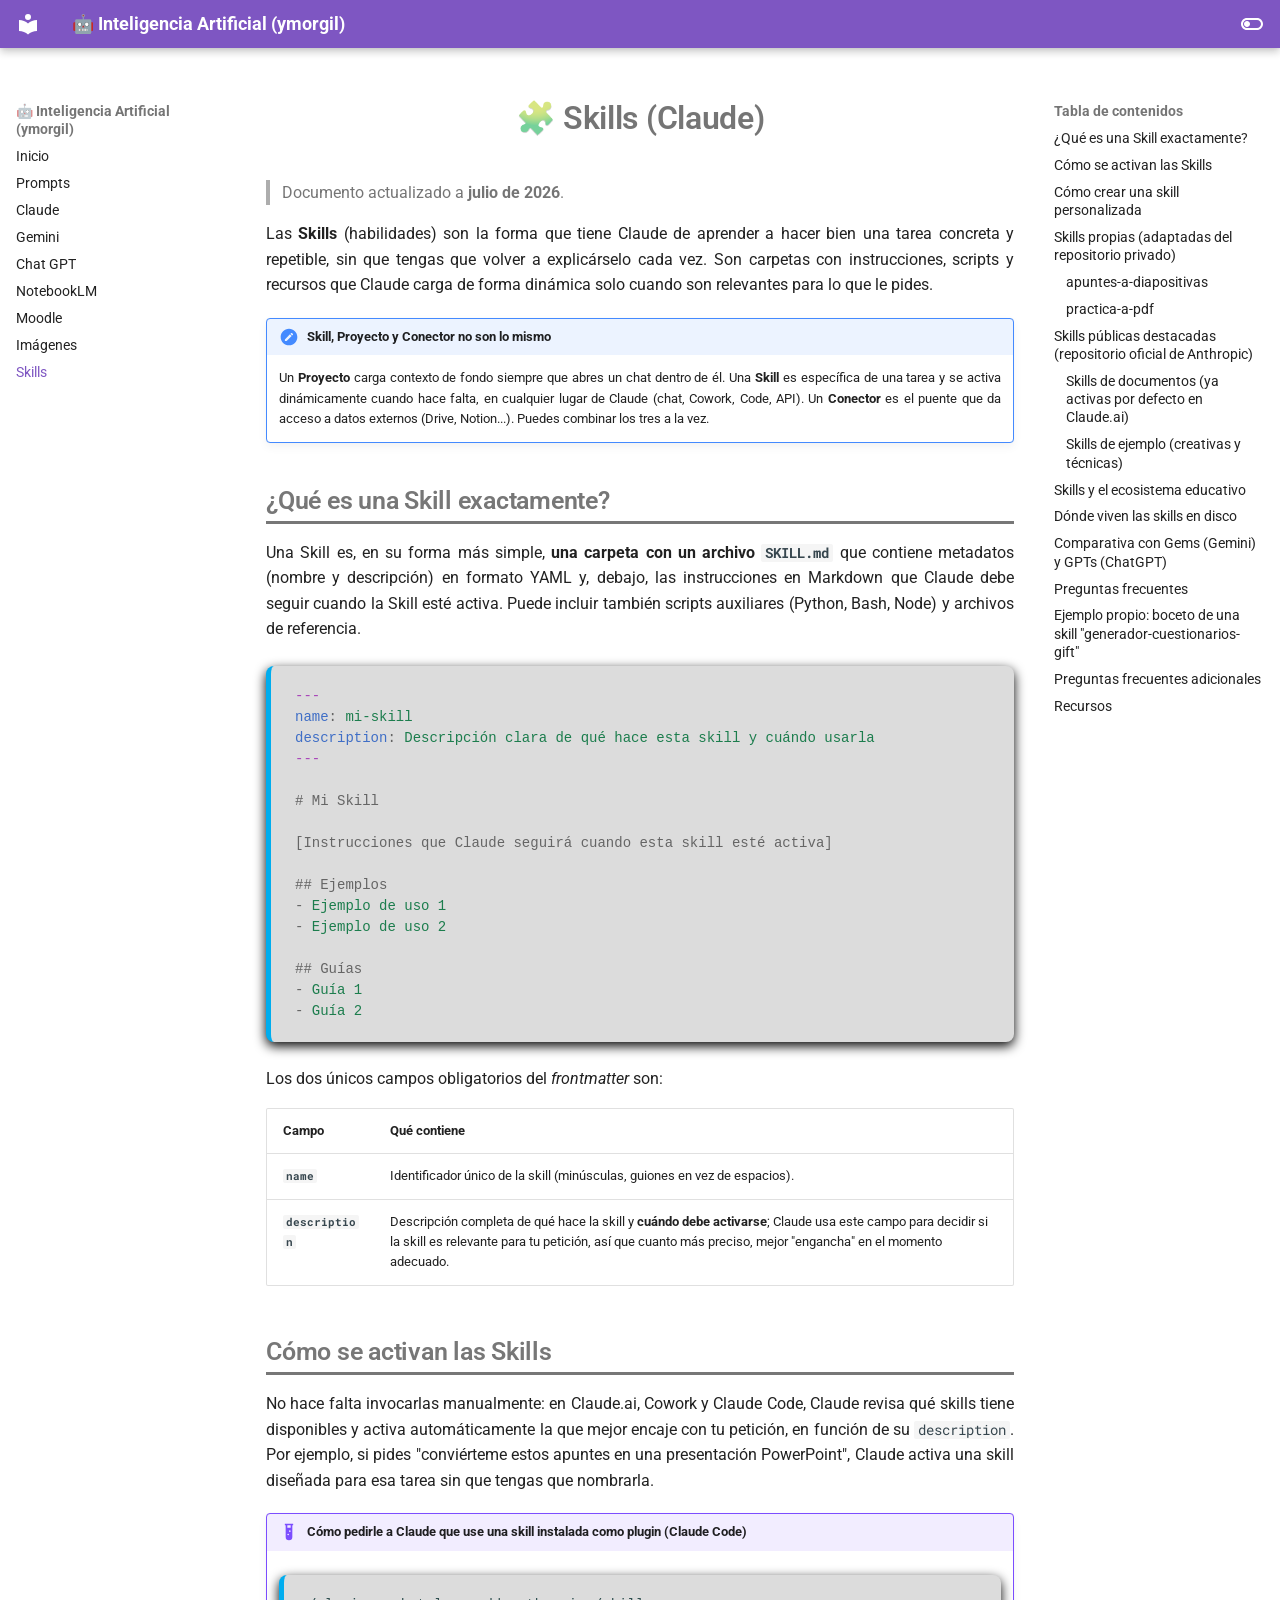
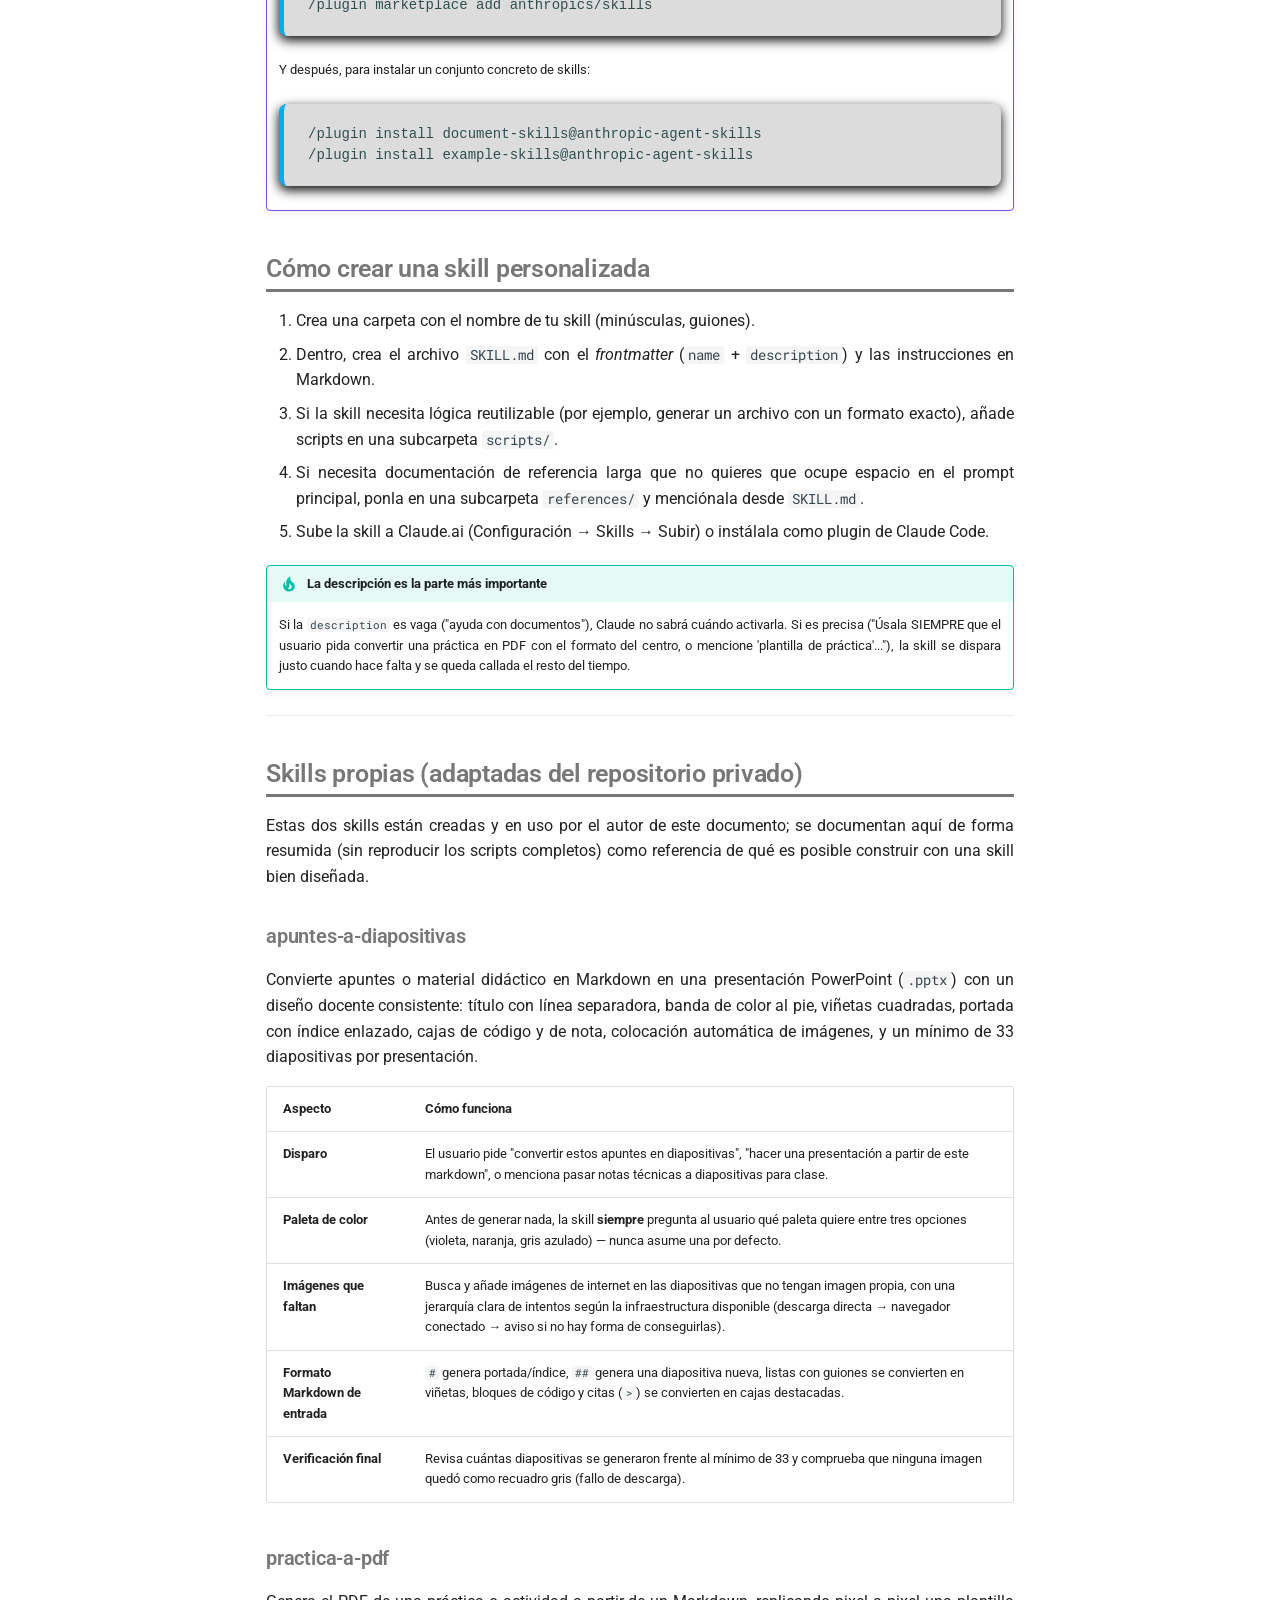
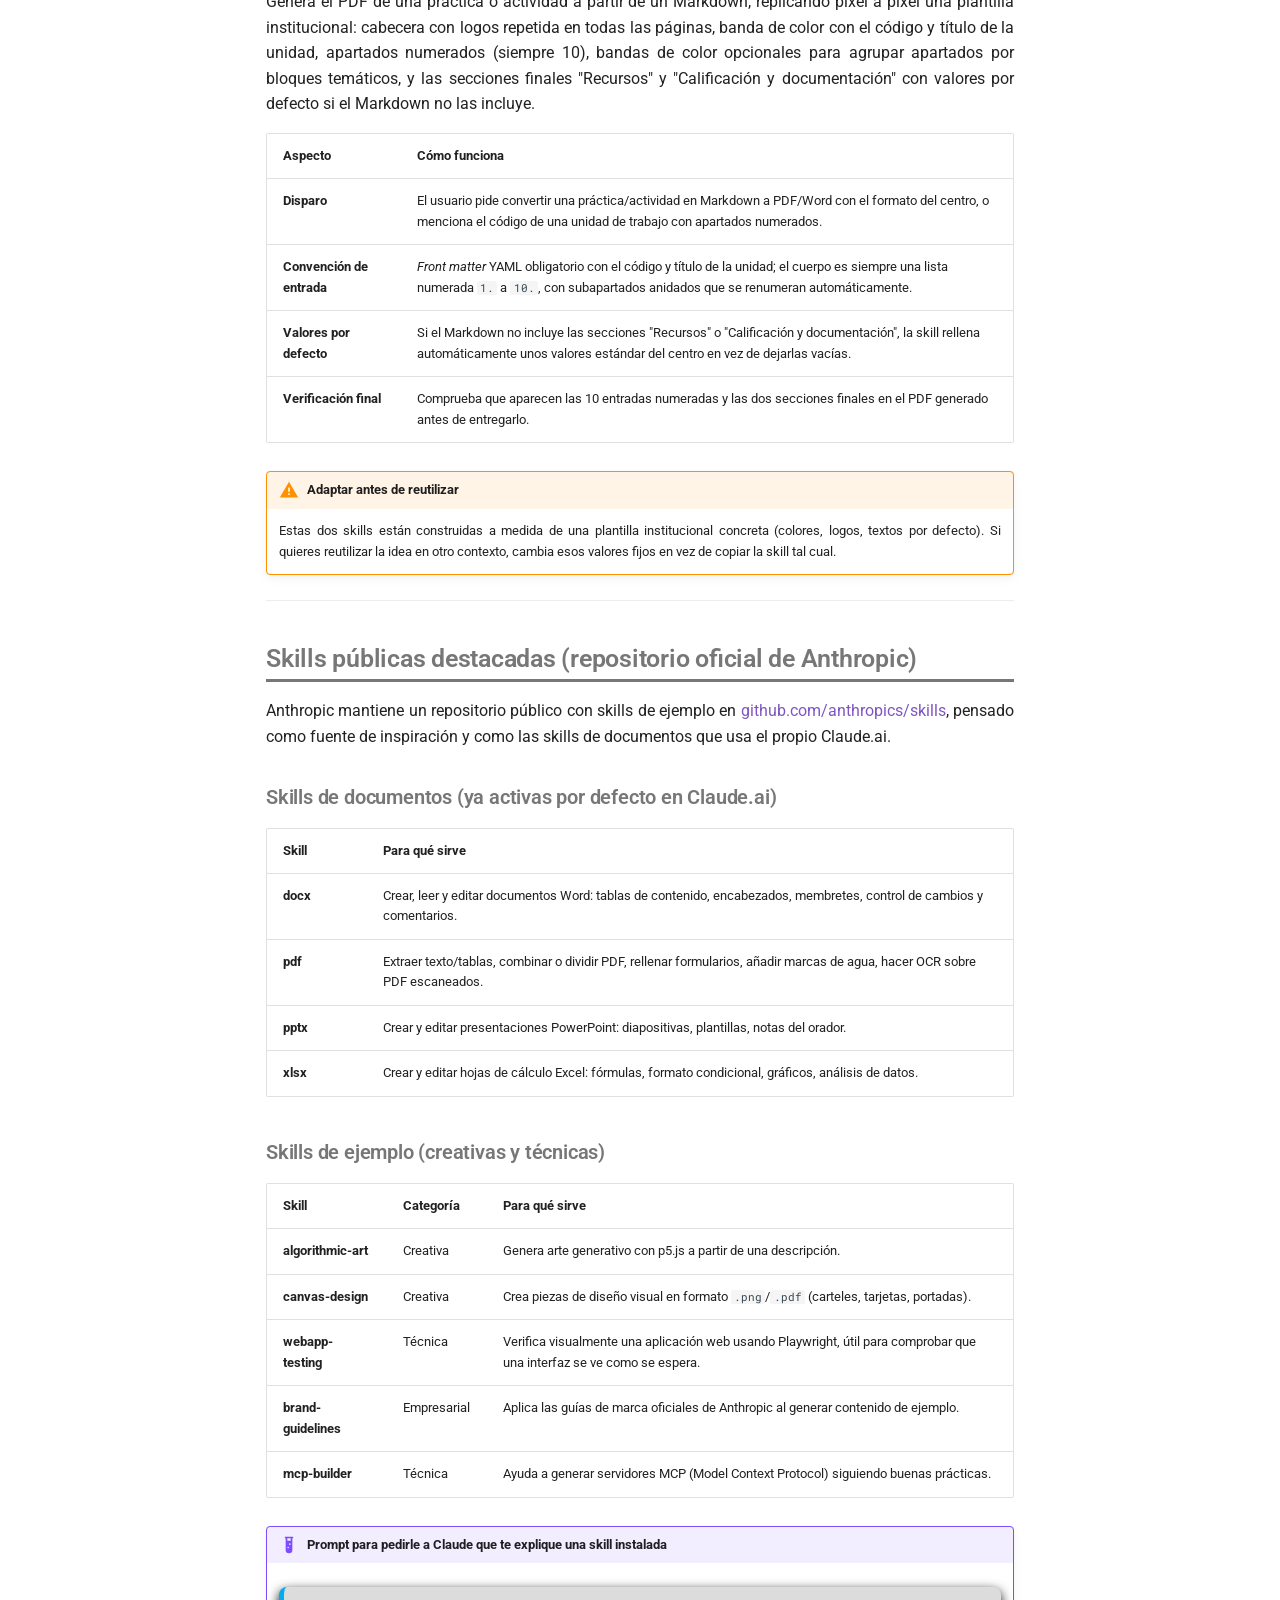
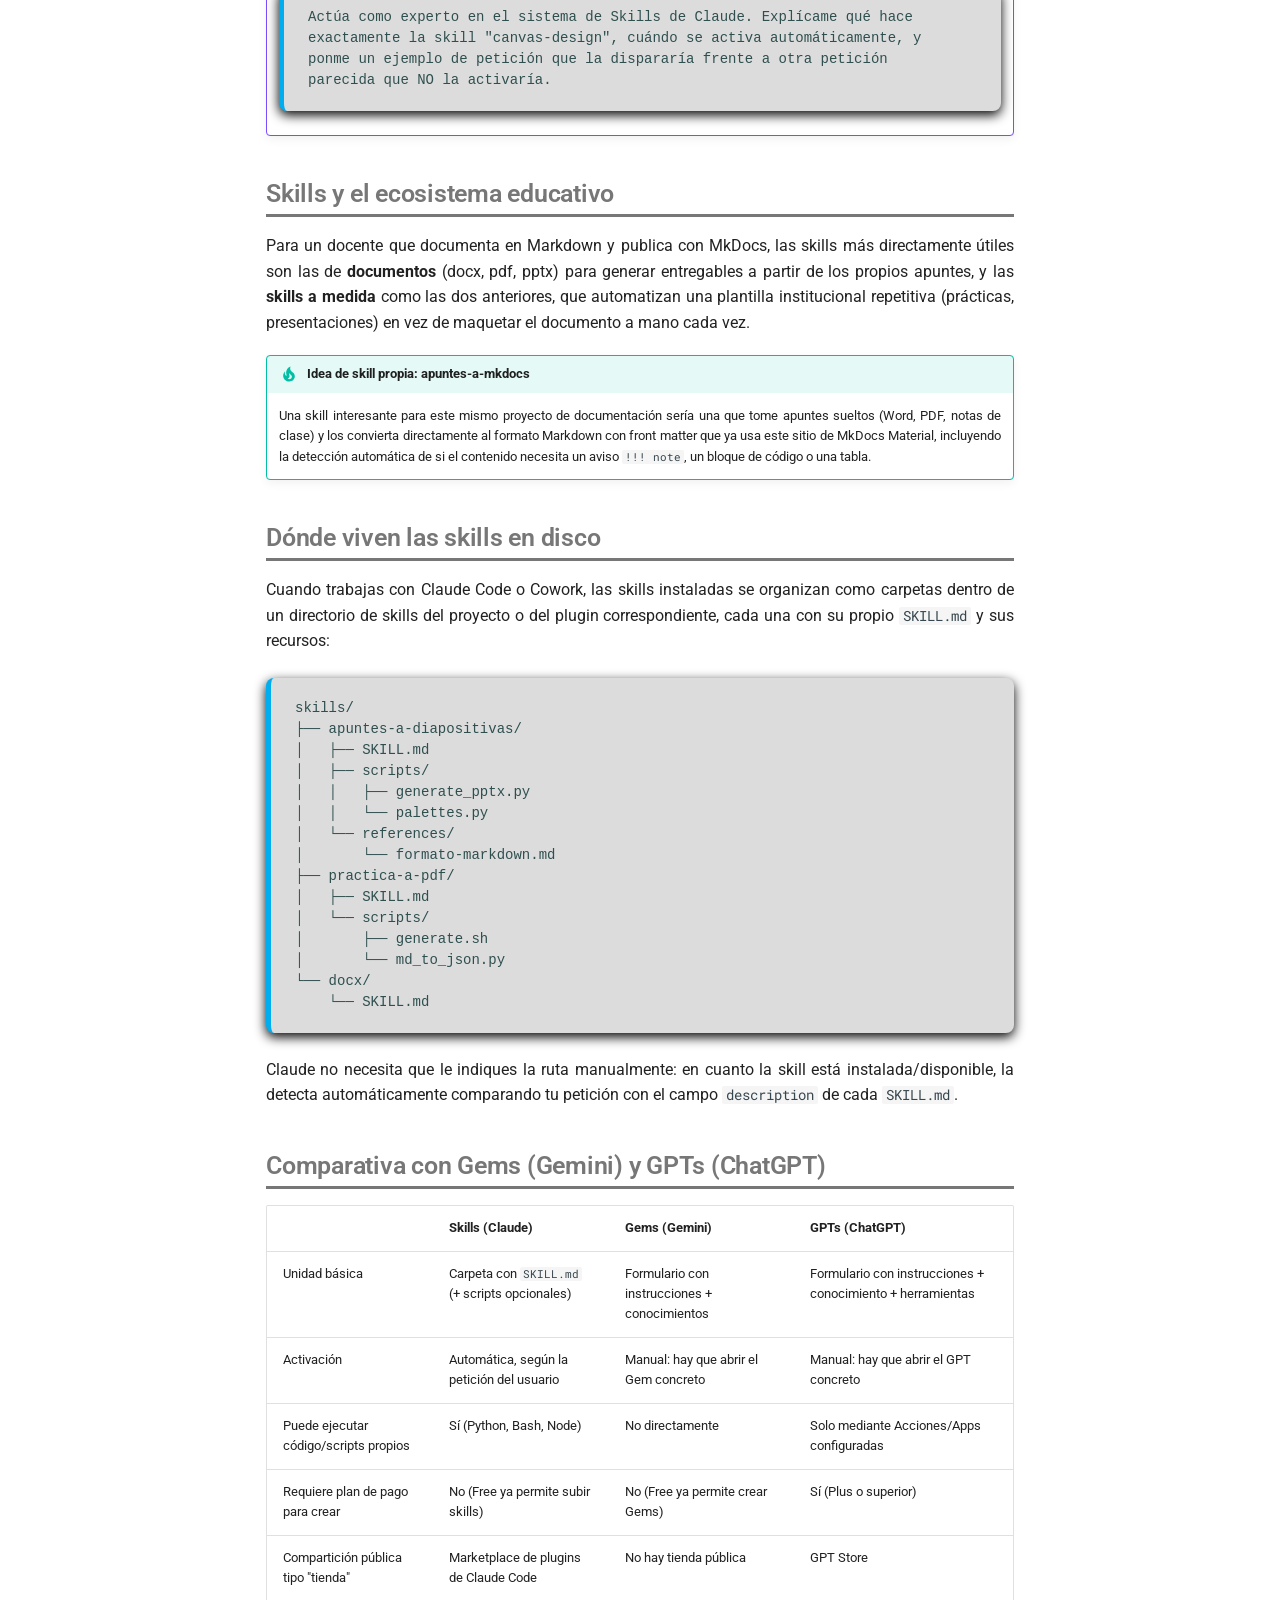
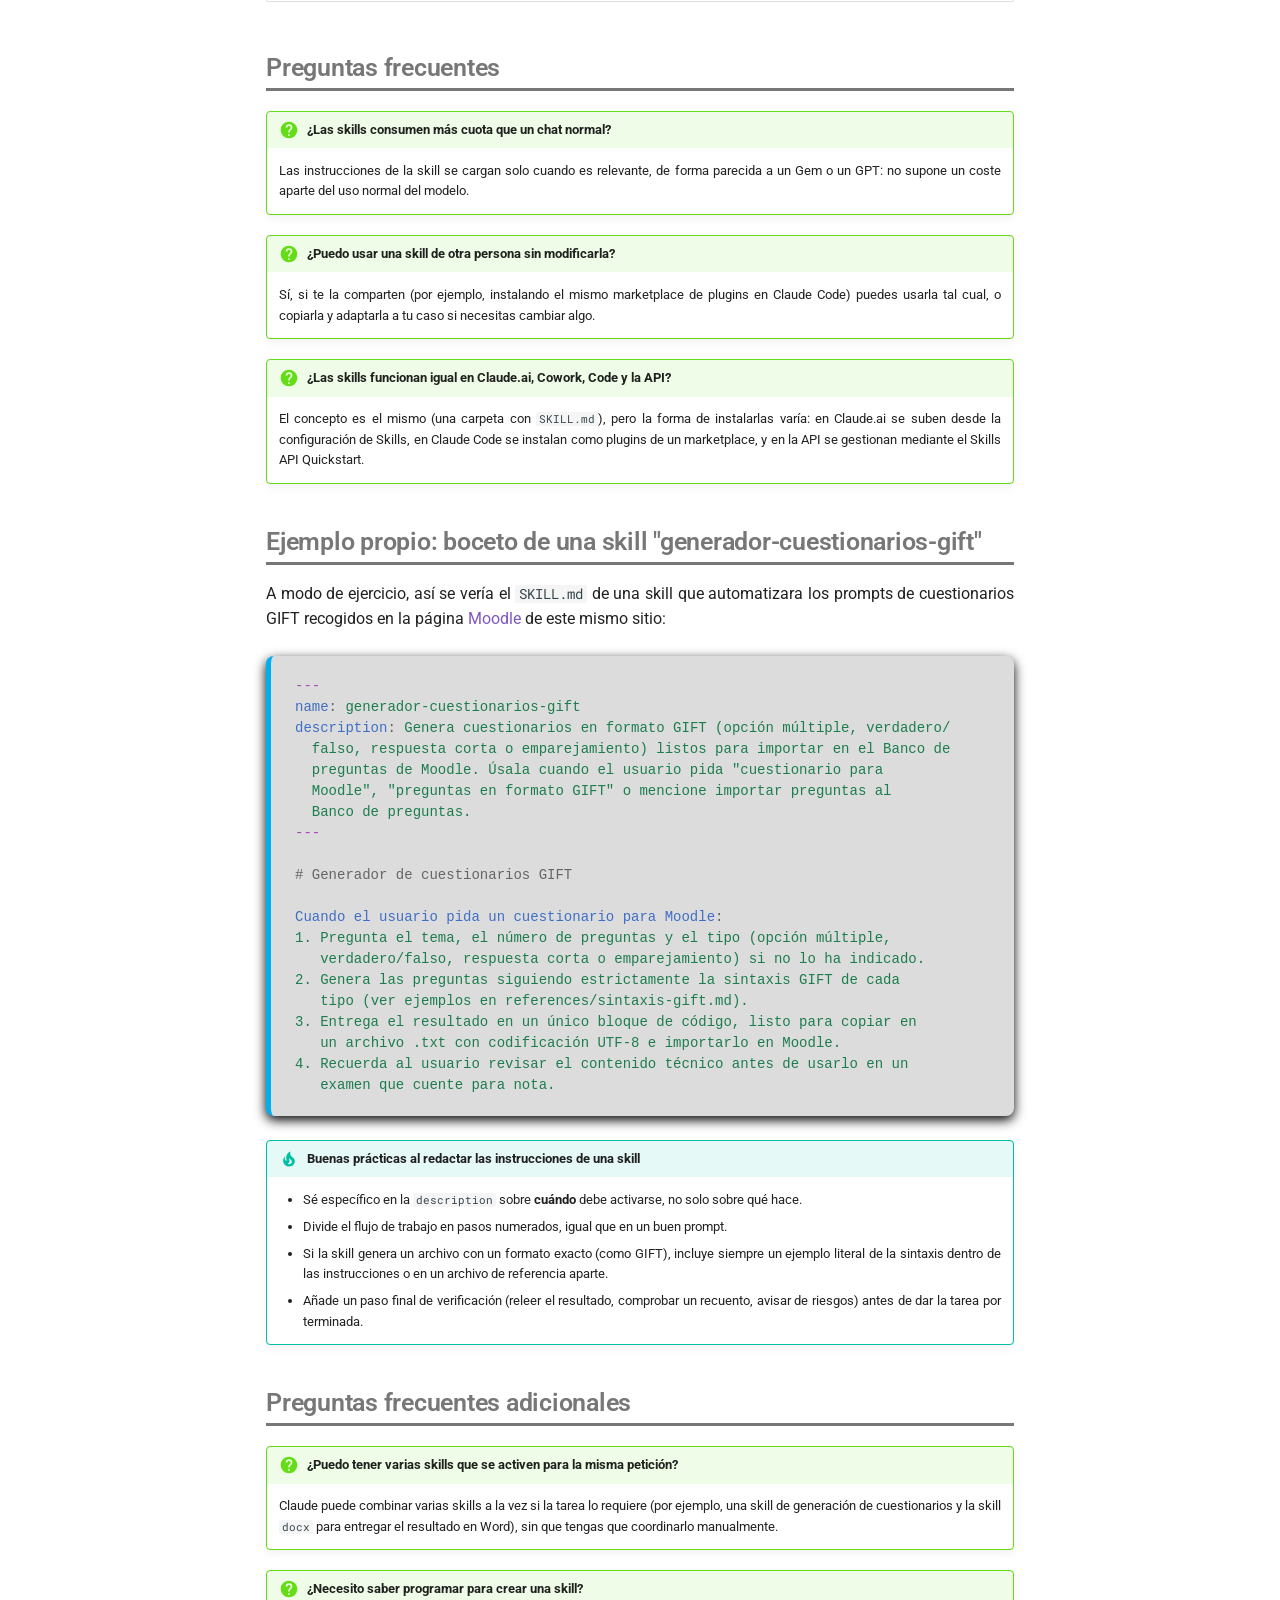
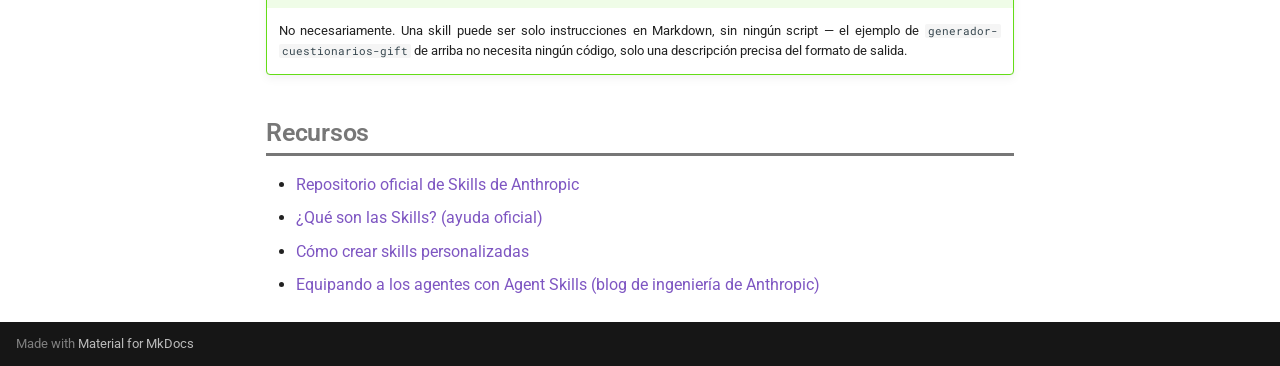
<file: 08skills/index.html>
<!DOCTYPE html><html lang="es" class="no-js"><head>
    
      <meta charset="utf-8">
      <meta name="viewport" content="width=device-width,initial-scale=1">
      
      
      
        <link rel="canonical" href="https://ymorgil.github.io/intart/08skills/">
      
      
        <link rel="prev" href="../07imagenes/">
      
      
      
        
      
      
      <link rel="icon" href="../assets/images/favicon.png">
      <meta name="generator" content="mkdocs-1.6.1, mkdocs-material-9.7.7">
    
    
      
        <title>Skills - 🤖 Inteligencia Artificial (ymorgil)</title>
      
    
    
      <link rel="stylesheet" href="../assets/stylesheets/main.ec1eaa64.min.css">
      
        
        <link rel="stylesheet" href="../assets/stylesheets/palette.ab4e12ef.min.css">
      
      


    
    
      
    
    
      
        
        
        <link rel="preconnect" href="https://fonts.gstatic.com" crossorigin="">
        <link rel="stylesheet" href="https://fonts.googleapis.com/css?family=Roboto:300,300i,400,400i,700,700i%7CRoboto+Mono:400,400i,700,700i&amp;display=fallback">
        <style>:root{--md-text-font:"Roboto";--md-code-font:"Roboto Mono"}</style>
      
    
    
      <link rel="stylesheet" href="../assets/css/extra.css">
    
    <script>__md_scope=new URL("..",location),__md_hash=e=>[...e].reduce(((e,_)=>(e<<5)-e+_.charCodeAt(0)),0),__md_get=(e,_=localStorage,t=__md_scope)=>JSON.parse(_.getItem(t.pathname+"."+e)),__md_set=(e,_,t=localStorage,a=__md_scope)=>{try{t.setItem(a.pathname+"."+e,JSON.stringify(_))}catch(e){}}</script>
    
      

    
    
  <link href="../assets/stylesheets/glightbox.min.css" rel="stylesheet"><script src="../assets/javascripts/glightbox.min.js"></script><style id="glightbox-style">
            html.glightbox-open { overflow: initial; height: 100%; }
            .gslide-title { margin-top: 0px; user-select: text; }
            .gslide-desc { color: #666; user-select: text; }
            .gslide-image img { background: white; }
            .gscrollbar-fixer { padding-right: 15px; }
            .gdesc-inner { font-size: 0.75rem; }
            body[data-md-color-scheme="slate"] .gdesc-inner { background: var(--md-default-bg-color); }
            body[data-md-color-scheme="slate"] .gslide-title { color: var(--md-default-fg-color); }
            body[data-md-color-scheme="slate"] .gslide-desc { color: var(--md-default-fg-color); }
        </style></head>
  
  
    
    
      
    
    
    
    
    <body dir="ltr" data-md-color-scheme="default" data-md-color-primary="deep-purple" data-md-color-accent="indigo">
  
    
    <input class="md-toggle" data-md-toggle="drawer" type="checkbox" id="__drawer" autocomplete="off">
    <input class="md-toggle" data-md-toggle="search" type="checkbox" id="__search" autocomplete="off">
    <label class="md-overlay" for="__drawer"></label>
    <div data-md-component="skip">
      
        
        <a href="#skills-claude" class="md-skip">
          Saltar a contenido
        </a>
      
    </div>
    <div data-md-component="announce">
      
    </div>
    
    
      

  

<header class="md-header md-header--shadow" data-md-component="header">
  <nav class="md-header__inner md-grid" aria-label="Cabecera">
    <a href=".." title="🤖 Inteligencia Artificial (ymorgil)" class="md-header__button md-logo" aria-label="🤖 Inteligencia Artificial (ymorgil)" data-md-component="logo">
      
  
  <svg xmlns="http://www.w3.org/2000/svg" viewBox="0 0 24 24"><path d="M12 8a3 3 0 0 0 3-3 3 3 0 0 0-3-3 3 3 0 0 0-3 3 3 3 0 0 0 3 3m0 3.54C9.64 9.35 6.5 8 3 8v11c3.5 0 6.64 1.35 9 3.54 2.36-2.19 5.5-3.54 9-3.54V8c-3.5 0-6.64 1.35-9 3.54"></path></svg>

    </a>
    <label class="md-header__button md-icon" for="__drawer">
      
      <svg xmlns="http://www.w3.org/2000/svg" viewBox="0 0 24 24"><path d="M3 6h18v2H3zm0 5h18v2H3zm0 5h18v2H3z"></path></svg>
    </label>
    <div class="md-header__title" data-md-component="header-title">
      <div class="md-header__ellipsis">
        <div class="md-header__topic">
          <span class="md-ellipsis">
            🤖 Inteligencia Artificial (ymorgil)
          </span>
        </div>
        <div class="md-header__topic" data-md-component="header-topic">
          <span class="md-ellipsis">
            
              Skills
            
          </span>
        </div>
      </div>
    </div>
    
      
        <form class="md-header__option" data-md-component="palette">
  
    
    
    
    <input class="md-option" data-md-color-media="" data-md-color-scheme="default" data-md-color-primary="deep-purple" data-md-color-accent="indigo" aria-label="Modo oscuro" type="radio" name="__palette" id="__palette_0">
    
      <label class="md-header__button md-icon" title="Modo oscuro" for="__palette_1" hidden="">
        <svg xmlns="http://www.w3.org/2000/svg" viewBox="0 0 24 24"><path d="M17 6H7c-3.31 0-6 2.69-6 6s2.69 6 6 6h10c3.31 0 6-2.69 6-6s-2.69-6-6-6m0 10H7c-2.21 0-4-1.79-4-4s1.79-4 4-4h10c2.21 0 4 1.79 4 4s-1.79 4-4 4M7 9c-1.66 0-3 1.34-3 3s1.34 3 3 3 3-1.34 3-3-1.34-3-3-3"></path></svg>
      </label>
    
  
    
    
    
    <input class="md-option" data-md-color-media="" data-md-color-scheme="slate" data-md-color-primary="teal" data-md-color-accent="green" aria-label="Modo claro" type="radio" name="__palette" id="__palette_1">
    
      <label class="md-header__button md-icon" title="Modo claro" for="__palette_0" hidden="">
        <svg xmlns="http://www.w3.org/2000/svg" viewBox="0 0 24 24"><path d="M17 7H7a5 5 0 0 0-5 5 5 5 0 0 0 5 5h10a5 5 0 0 0 5-5 5 5 0 0 0-5-5m0 8a3 3 0 0 1-3-3 3 3 0 0 1 3-3 3 3 0 0 1 3 3 3 3 0 0 1-3 3"></path></svg>
      </label>
    
  
</form>
      
    
    
      <script>var palette=__md_get("__palette");if(palette&&palette.color){if("(prefers-color-scheme)"===palette.color.media){var media=matchMedia("(prefers-color-scheme: light)"),input=document.querySelector(media.matches?"[data-md-color-media='(prefers-color-scheme: light)']":"[data-md-color-media='(prefers-color-scheme: dark)']");palette.color.media=input.getAttribute("data-md-color-media"),palette.color.scheme=input.getAttribute("data-md-color-scheme"),palette.color.primary=input.getAttribute("data-md-color-primary"),palette.color.accent=input.getAttribute("data-md-color-accent")}for(var[key,value]of Object.entries(palette.color))document.body.setAttribute("data-md-color-"+key,value)}</script>
    
    
    
    
  </nav>
  
</header>
    
    <div class="md-container" data-md-component="container">
      
      
        
          
        
      
      <main class="md-main" data-md-component="main">
        <div class="md-main__inner md-grid">
          
            
              
              <div class="md-sidebar md-sidebar--primary" data-md-component="sidebar" data-md-type="navigation">
                <div class="md-sidebar__scrollwrap">
                  <div class="md-sidebar__inner">
                    



<nav class="md-nav md-nav--primary" aria-label="Navegación" data-md-level="0">
  <label class="md-nav__title" for="__drawer">
    <a href=".." title="🤖 Inteligencia Artificial (ymorgil)" class="md-nav__button md-logo" aria-label="🤖 Inteligencia Artificial (ymorgil)" data-md-component="logo">
      
  
  <svg xmlns="http://www.w3.org/2000/svg" viewBox="0 0 24 24"><path d="M12 8a3 3 0 0 0 3-3 3 3 0 0 0-3-3 3 3 0 0 0-3 3 3 3 0 0 0 3 3m0 3.54C9.64 9.35 6.5 8 3 8v11c3.5 0 6.64 1.35 9 3.54 2.36-2.19 5.5-3.54 9-3.54V8c-3.5 0-6.64 1.35-9 3.54"></path></svg>

    </a>
    🤖 Inteligencia Artificial (ymorgil)
  </label>
  
  <ul class="md-nav__list" data-md-scrollfix="">
    
      
      
  
  
  
  
    <li class="md-nav__item">
      <a href=".." class="md-nav__link">
        
  
  
  <span class="md-ellipsis">
    
  
    Inicio
  

    
  </span>
  
  

      </a>
    </li>
  

    
      
      
  
  
  
  
    <li class="md-nav__item">
      <a href="../01prompts/" class="md-nav__link">
        
  
  
  <span class="md-ellipsis">
    
  
    Prompts
  

    
  </span>
  
  

      </a>
    </li>
  

    
      
      
  
  
  
  
    <li class="md-nav__item">
      <a href="../02claude/" class="md-nav__link">
        
  
  
  <span class="md-ellipsis">
    
  
    Claude
  

    
  </span>
  
  

      </a>
    </li>
  

    
      
      
  
  
  
  
    <li class="md-nav__item">
      <a href="../03gemini/" class="md-nav__link">
        
  
  
  <span class="md-ellipsis">
    
  
    Gemini
  

    
  </span>
  
  

      </a>
    </li>
  

    
      
      
  
  
  
  
    <li class="md-nav__item">
      <a href="../04gpt/" class="md-nav__link">
        
  
  
  <span class="md-ellipsis">
    
  
    Chat GPT
  

    
  </span>
  
  

      </a>
    </li>
  

    
      
      
  
  
  
  
    <li class="md-nav__item">
      <a href="../05notebook/" class="md-nav__link">
        
  
  
  <span class="md-ellipsis">
    
  
    NotebookLM
  

    
  </span>
  
  

      </a>
    </li>
  

    
      
      
  
  
  
  
    <li class="md-nav__item">
      <a href="../06moodle/" class="md-nav__link">
        
  
  
  <span class="md-ellipsis">
    
  
    Moodle
  

    
  </span>
  
  

      </a>
    </li>
  

    
      
      
  
  
  
  
    <li class="md-nav__item">
      <a href="../07imagenes/" class="md-nav__link">
        
  
  
  <span class="md-ellipsis">
    
  
    Imágenes
  

    
  </span>
  
  

      </a>
    </li>
  

    
      
      
  
  
    
  
  
  
    <li class="md-nav__item md-nav__item--active">
      
      <input class="md-nav__toggle md-toggle" type="checkbox" id="__toc">
      
      
        
      
      
        <label class="md-nav__link md-nav__link--active" for="__toc">
          
  
  
  <span class="md-ellipsis">
    
  
    Skills
  

    
  </span>
  
  

          <span class="md-nav__icon md-icon"></span>
        </label>
      
      <a href="./" class="md-nav__link md-nav__link--active">
        
  
  
  <span class="md-ellipsis">
    
  
    Skills
  

    
  </span>
  
  

      </a>
      
        

<nav class="md-nav md-nav--secondary" aria-label="Tabla de contenidos">
  
  
  
    
  
  
    <label class="md-nav__title" for="__toc">
      <span class="md-nav__icon md-icon"></span>
      Tabla de contenidos
    </label>
    <ul class="md-nav__list" data-md-component="toc" data-md-scrollfix="">
      
        <li class="md-nav__item">
  <a href="#que-es-una-skill-exactamente" class="md-nav__link">
    <span class="md-ellipsis">
      
        ¿Qué es una Skill exactamente?
      
    </span>
  </a>
  
</li>
      
        <li class="md-nav__item">
  <a href="#como-se-activan-las-skills" class="md-nav__link">
    <span class="md-ellipsis">
      
        Cómo se activan las Skills
      
    </span>
  </a>
  
</li>
      
        <li class="md-nav__item">
  <a href="#como-crear-una-skill-personalizada" class="md-nav__link">
    <span class="md-ellipsis">
      
        Cómo crear una skill personalizada
      
    </span>
  </a>
  
</li>
      
        <li class="md-nav__item">
  <a href="#skills-propias-adaptadas-del-repositorio-privado" class="md-nav__link">
    <span class="md-ellipsis">
      
        Skills propias (adaptadas del repositorio privado)
      
    </span>
  </a>
  
    <nav class="md-nav" aria-label="Skills propias (adaptadas del repositorio privado)">
      <ul class="md-nav__list">
        
          <li class="md-nav__item">
  <a href="#apuntes-a-diapositivas" class="md-nav__link">
    <span class="md-ellipsis">
      
        apuntes-a-diapositivas
      
    </span>
  </a>
  
</li>
        
          <li class="md-nav__item">
  <a href="#practica-a-pdf" class="md-nav__link">
    <span class="md-ellipsis">
      
        practica-a-pdf
      
    </span>
  </a>
  
</li>
        
      </ul>
    </nav>
  
</li>
      
        <li class="md-nav__item">
  <a href="#skills-publicas-destacadas-repositorio-oficial-de-anthropic" class="md-nav__link">
    <span class="md-ellipsis">
      
        Skills públicas destacadas (repositorio oficial de Anthropic)
      
    </span>
  </a>
  
    <nav class="md-nav" aria-label="Skills públicas destacadas (repositorio oficial de Anthropic)">
      <ul class="md-nav__list">
        
          <li class="md-nav__item">
  <a href="#skills-de-documentos-ya-activas-por-defecto-en-claudeai" class="md-nav__link">
    <span class="md-ellipsis">
      
        Skills de documentos (ya activas por defecto en Claude.ai)
      
    </span>
  </a>
  
</li>
        
          <li class="md-nav__item">
  <a href="#skills-de-ejemplo-creativas-y-tecnicas" class="md-nav__link">
    <span class="md-ellipsis">
      
        Skills de ejemplo (creativas y técnicas)
      
    </span>
  </a>
  
</li>
        
      </ul>
    </nav>
  
</li>
      
        <li class="md-nav__item">
  <a href="#skills-y-el-ecosistema-educativo" class="md-nav__link">
    <span class="md-ellipsis">
      
        Skills y el ecosistema educativo
      
    </span>
  </a>
  
</li>
      
        <li class="md-nav__item">
  <a href="#donde-viven-las-skills-en-disco" class="md-nav__link">
    <span class="md-ellipsis">
      
        Dónde viven las skills en disco
      
    </span>
  </a>
  
</li>
      
        <li class="md-nav__item">
  <a href="#comparativa-con-gems-gemini-y-gpts-chatgpt" class="md-nav__link">
    <span class="md-ellipsis">
      
        Comparativa con Gems (Gemini) y GPTs (ChatGPT)
      
    </span>
  </a>
  
</li>
      
        <li class="md-nav__item">
  <a href="#preguntas-frecuentes" class="md-nav__link">
    <span class="md-ellipsis">
      
        Preguntas frecuentes
      
    </span>
  </a>
  
</li>
      
        <li class="md-nav__item">
  <a href="#ejemplo-propio-boceto-de-una-skill-generador-cuestionarios-gift" class="md-nav__link">
    <span class="md-ellipsis">
      
        Ejemplo propio: boceto de una skill "generador-cuestionarios-gift"
      
    </span>
  </a>
  
</li>
      
        <li class="md-nav__item">
  <a href="#preguntas-frecuentes-adicionales" class="md-nav__link">
    <span class="md-ellipsis">
      
        Preguntas frecuentes adicionales
      
    </span>
  </a>
  
</li>
      
        <li class="md-nav__item">
  <a href="#recursos" class="md-nav__link">
    <span class="md-ellipsis">
      
        Recursos
      
    </span>
  </a>
  
</li>
      
    </ul>
  
</nav>
      
    </li>
  

    
  </ul>
</nav>
                  </div>
                </div>
              </div>
            
            
              
              <div class="md-sidebar md-sidebar--secondary" data-md-component="sidebar" data-md-type="toc">
                <div class="md-sidebar__scrollwrap">
                  <div class="md-sidebar__inner">
                    

<nav class="md-nav md-nav--secondary" aria-label="Tabla de contenidos">
  
  
  
    
  
  
    <label class="md-nav__title" for="__toc">
      <span class="md-nav__icon md-icon"></span>
      Tabla de contenidos
    </label>
    <ul class="md-nav__list" data-md-component="toc" data-md-scrollfix="">
      
        <li class="md-nav__item">
  <a href="#que-es-una-skill-exactamente" class="md-nav__link">
    <span class="md-ellipsis">
      
        ¿Qué es una Skill exactamente?
      
    </span>
  </a>
  
</li>
      
        <li class="md-nav__item">
  <a href="#como-se-activan-las-skills" class="md-nav__link">
    <span class="md-ellipsis">
      
        Cómo se activan las Skills
      
    </span>
  </a>
  
</li>
      
        <li class="md-nav__item">
  <a href="#como-crear-una-skill-personalizada" class="md-nav__link">
    <span class="md-ellipsis">
      
        Cómo crear una skill personalizada
      
    </span>
  </a>
  
</li>
      
        <li class="md-nav__item">
  <a href="#skills-propias-adaptadas-del-repositorio-privado" class="md-nav__link">
    <span class="md-ellipsis">
      
        Skills propias (adaptadas del repositorio privado)
      
    </span>
  </a>
  
    <nav class="md-nav" aria-label="Skills propias (adaptadas del repositorio privado)">
      <ul class="md-nav__list">
        
          <li class="md-nav__item">
  <a href="#apuntes-a-diapositivas" class="md-nav__link">
    <span class="md-ellipsis">
      
        apuntes-a-diapositivas
      
    </span>
  </a>
  
</li>
        
          <li class="md-nav__item">
  <a href="#practica-a-pdf" class="md-nav__link">
    <span class="md-ellipsis">
      
        practica-a-pdf
      
    </span>
  </a>
  
</li>
        
      </ul>
    </nav>
  
</li>
      
        <li class="md-nav__item">
  <a href="#skills-publicas-destacadas-repositorio-oficial-de-anthropic" class="md-nav__link">
    <span class="md-ellipsis">
      
        Skills públicas destacadas (repositorio oficial de Anthropic)
      
    </span>
  </a>
  
    <nav class="md-nav" aria-label="Skills públicas destacadas (repositorio oficial de Anthropic)">
      <ul class="md-nav__list">
        
          <li class="md-nav__item">
  <a href="#skills-de-documentos-ya-activas-por-defecto-en-claudeai" class="md-nav__link">
    <span class="md-ellipsis">
      
        Skills de documentos (ya activas por defecto en Claude.ai)
      
    </span>
  </a>
  
</li>
        
          <li class="md-nav__item">
  <a href="#skills-de-ejemplo-creativas-y-tecnicas" class="md-nav__link">
    <span class="md-ellipsis">
      
        Skills de ejemplo (creativas y técnicas)
      
    </span>
  </a>
  
</li>
        
      </ul>
    </nav>
  
</li>
      
        <li class="md-nav__item">
  <a href="#skills-y-el-ecosistema-educativo" class="md-nav__link">
    <span class="md-ellipsis">
      
        Skills y el ecosistema educativo
      
    </span>
  </a>
  
</li>
      
        <li class="md-nav__item">
  <a href="#donde-viven-las-skills-en-disco" class="md-nav__link">
    <span class="md-ellipsis">
      
        Dónde viven las skills en disco
      
    </span>
  </a>
  
</li>
      
        <li class="md-nav__item">
  <a href="#comparativa-con-gems-gemini-y-gpts-chatgpt" class="md-nav__link">
    <span class="md-ellipsis">
      
        Comparativa con Gems (Gemini) y GPTs (ChatGPT)
      
    </span>
  </a>
  
</li>
      
        <li class="md-nav__item">
  <a href="#preguntas-frecuentes" class="md-nav__link">
    <span class="md-ellipsis">
      
        Preguntas frecuentes
      
    </span>
  </a>
  
</li>
      
        <li class="md-nav__item">
  <a href="#ejemplo-propio-boceto-de-una-skill-generador-cuestionarios-gift" class="md-nav__link">
    <span class="md-ellipsis">
      
        Ejemplo propio: boceto de una skill "generador-cuestionarios-gift"
      
    </span>
  </a>
  
</li>
      
        <li class="md-nav__item">
  <a href="#preguntas-frecuentes-adicionales" class="md-nav__link">
    <span class="md-ellipsis">
      
        Preguntas frecuentes adicionales
      
    </span>
  </a>
  
</li>
      
        <li class="md-nav__item">
  <a href="#recursos" class="md-nav__link">
    <span class="md-ellipsis">
      
        Recursos
      
    </span>
  </a>
  
</li>
      
    </ul>
  
</nav>
                  </div>
                </div>
              </div>
            
          
          
            <div class="md-content" data-md-component="content">
              
              <article class="md-content__inner md-typeset">
                
                  



<h1 id="skills-claude">🧩 Skills (Claude)</h1>
<blockquote>
<p>Documento actualizado a <strong>julio de 2026</strong>.</p>
</blockquote>
<p>Las <strong>Skills</strong> (habilidades) son la forma que tiene Claude de aprender a hacer bien una tarea concreta y repetible, sin que tengas que volver a explicárselo cada vez. Son carpetas con instrucciones, scripts y recursos que Claude carga de forma dinámica solo cuando son relevantes para lo que le pides.</p>
<p></p>
<div class="admonition note">
<p class="admonition-title">Skill, Proyecto y Conector no son lo mismo</p>
<p>Un <strong>Proyecto</strong> carga contexto de fondo siempre que abres un chat dentro de él. Una <strong>Skill</strong> es específica de una tarea y se activa dinámicamente cuando hace falta, en cualquier lugar de Claude (chat, Cowork, Code, API). Un <strong>Conector</strong> es el puente que da acceso a datos externos (Drive, Notion...). Puedes combinar los tres a la vez.</p>
</div>
<h2 id="que-es-una-skill-exactamente">¿Qué es una Skill exactamente?</h2>
<p>Una Skill es, en su forma más simple, <strong>una carpeta con un archivo <code>SKILL.md</code></strong> que contiene metadatos (nombre y descripción) en formato YAML y, debajo, las instrucciones en Markdown que Claude debe seguir cuando la Skill esté activa. Puede incluir también scripts auxiliares (Python, Bash, Node) y archivos de referencia.</p>
<div class="highlight"><pre><span></span><code><span class="nn">---</span>
<span class="nt">name</span><span class="p">:</span><span class="w"> </span><span class="l l-Scalar l-Scalar-Plain">mi-skill</span>
<span class="nt">description</span><span class="p">:</span><span class="w"> </span><span class="l l-Scalar l-Scalar-Plain">Descripción clara de qué hace esta skill y cuándo usarla</span>
<span class="nn">---</span>

<span class="c1"># Mi Skill</span>

<span class="p p-Indicator">[</span><span class="nv">Instrucciones que Claude seguirá cuando esta skill esté activa</span><span class="p p-Indicator">]</span>

<span class="c1">## Ejemplos</span>
<span class="p p-Indicator">-</span><span class="w"> </span><span class="l l-Scalar l-Scalar-Plain">Ejemplo de uso 1</span>
<span class="p p-Indicator">-</span><span class="w"> </span><span class="l l-Scalar l-Scalar-Plain">Ejemplo de uso 2</span>

<span class="c1">## Guías</span>
<span class="p p-Indicator">-</span><span class="w"> </span><span class="l l-Scalar l-Scalar-Plain">Guía 1</span>
<span class="p p-Indicator">-</span><span class="w"> </span><span class="l l-Scalar l-Scalar-Plain">Guía 2</span>
</code></pre></div>
<p>Los dos únicos campos obligatorios del <em>frontmatter</em> son:</p>
<table>
<thead>
<tr>
<th>Campo</th>
<th>Qué contiene</th>
</tr>
</thead>
<tbody>
<tr>
<td><strong><code>name</code></strong></td>
<td>Identificador único de la skill (minúsculas, guiones en vez de espacios).</td>
</tr>
<tr>
<td><strong><code>description</code></strong></td>
<td>Descripción completa de qué hace la skill y <strong>cuándo debe activarse</strong>; Claude usa este campo para decidir si la skill es relevante para tu petición, así que cuanto más preciso, mejor "engancha" en el momento adecuado.</td>
</tr>
</tbody>
</table>
<h2 id="como-se-activan-las-skills">Cómo se activan las Skills</h2>
<p>No hace falta invocarlas manualmente: en Claude.ai, Cowork y Claude Code, Claude revisa qué skills tiene disponibles y activa automáticamente la que mejor encaje con tu petición, en función de su <code>description</code>. Por ejemplo, si pides "conviérteme estos apuntes en una presentación PowerPoint", Claude activa una skill diseñada para esa tarea sin que tengas que nombrarla.</p>
<div class="admonition example">
<p class="admonition-title">Cómo pedirle a Claude que use una skill instalada como plugin (Claude Code)</p>
<div class="highlight"><pre><span></span><code>/plugin marketplace add anthropics/skills
</code></pre></div>
<p>Y después, para instalar un conjunto concreto de skills:</p>
<div class="highlight"><pre><span></span><code>/plugin install document-skills@anthropic-agent-skills
/plugin install example-skills@anthropic-agent-skills
</code></pre></div>
</div>
<h2 id="como-crear-una-skill-personalizada">Cómo crear una skill personalizada</h2>
<ol>
<li>Crea una carpeta con el nombre de tu skill (minúsculas, guiones).</li>
<li>Dentro, crea el archivo <code>SKILL.md</code> con el <em>frontmatter</em> (<code>name</code> + <code>description</code>) y las instrucciones en Markdown.</li>
<li>Si la skill necesita lógica reutilizable (por ejemplo, generar un archivo con un formato exacto), añade scripts en una subcarpeta <code>scripts/</code>.</li>
<li>Si necesita documentación de referencia larga que no quieres que ocupe espacio en el prompt principal, ponla en una subcarpeta <code>references/</code> y menciónala desde <code>SKILL.md</code>.</li>
<li>Sube la skill a Claude.ai (Configuración → Skills → Subir) o instálala como plugin de Claude Code.</li>
</ol>
<div class="admonition tip">
<p class="admonition-title">La descripción es la parte más importante</p>
<p>Si la <code>description</code> es vaga ("ayuda con documentos"), Claude no sabrá cuándo activarla. Si es precisa ("Úsala SIEMPRE que el usuario pida convertir una práctica en PDF con el formato del centro, o mencione 'plantilla de práctica'..."), la skill se dispara justo cuando hace falta y se queda callada el resto del tiempo.</p>
</div>
<hr>
<h2 id="skills-propias-adaptadas-del-repositorio-privado">Skills propias (adaptadas del repositorio privado)</h2>
<p>Estas dos skills están creadas y en uso por el autor de este documento; se documentan aquí de forma resumida (sin reproducir los scripts completos) como referencia de qué es posible construir con una skill bien diseñada.</p>
<h3 id="apuntes-a-diapositivas">apuntes-a-diapositivas</h3>
<p></p>
<p>Convierte apuntes o material didáctico en Markdown en una presentación PowerPoint (<code>.pptx</code>) con un diseño docente consistente: título con línea separadora, banda de color al pie, viñetas cuadradas, portada con índice enlazado, cajas de código y de nota, colocación automática de imágenes, y un mínimo de 33 diapositivas por presentación.</p>
<table>
<thead>
<tr>
<th>Aspecto</th>
<th>Cómo funciona</th>
</tr>
</thead>
<tbody>
<tr>
<td><strong>Disparo</strong></td>
<td>El usuario pide "convertir estos apuntes en diapositivas", "hacer una presentación a partir de este markdown", o menciona pasar notas técnicas a diapositivas para clase.</td>
</tr>
<tr>
<td><strong>Paleta de color</strong></td>
<td>Antes de generar nada, la skill <strong>siempre</strong> pregunta al usuario qué paleta quiere entre tres opciones (violeta, naranja, gris azulado) — nunca asume una por defecto.</td>
</tr>
<tr>
<td><strong>Imágenes que faltan</strong></td>
<td>Busca y añade imágenes de internet en las diapositivas que no tengan imagen propia, con una jerarquía clara de intentos según la infraestructura disponible (descarga directa → navegador conectado → aviso si no hay forma de conseguirlas).</td>
</tr>
<tr>
<td><strong>Formato Markdown de entrada</strong></td>
<td><code>#</code> genera portada/índice, <code>##</code> genera una diapositiva nueva, listas con guiones se convierten en viñetas, bloques de código y citas (<code>&gt;</code>) se convierten en cajas destacadas.</td>
</tr>
<tr>
<td><strong>Verificación final</strong></td>
<td>Revisa cuántas diapositivas se generaron frente al mínimo de 33 y comprueba que ninguna imagen quedó como recuadro gris (fallo de descarga).</td>
</tr>
</tbody>
</table>
<h3 id="practica-a-pdf">practica-a-pdf</h3>
<p></p>
<p>Genera el PDF de una práctica o actividad a partir de un Markdown, replicando pixel a pixel una plantilla institucional: cabecera con logos repetida en todas las páginas, banda de color con el código y título de la unidad, apartados numerados (siempre 10), bandas de color opcionales para agrupar apartados por bloques temáticos, y las secciones finales "Recursos" y "Calificación y documentación" con valores por defecto si el Markdown no las incluye.</p>
<table>
<thead>
<tr>
<th>Aspecto</th>
<th>Cómo funciona</th>
</tr>
</thead>
<tbody>
<tr>
<td><strong>Disparo</strong></td>
<td>El usuario pide convertir una práctica/actividad en Markdown a PDF/Word con el formato del centro, o menciona el código de una unidad de trabajo con apartados numerados.</td>
</tr>
<tr>
<td><strong>Convención de entrada</strong></td>
<td><em>Front matter</em> YAML obligatorio con el código y título de la unidad; el cuerpo es siempre una lista numerada <code>1.</code> a <code>10.</code>, con subapartados anidados que se renumeran automáticamente.</td>
</tr>
<tr>
<td><strong>Valores por defecto</strong></td>
<td>Si el Markdown no incluye las secciones "Recursos" o "Calificación y documentación", la skill rellena automáticamente unos valores estándar del centro en vez de dejarlas vacías.</td>
</tr>
<tr>
<td><strong>Verificación final</strong></td>
<td>Comprueba que aparecen las 10 entradas numeradas y las dos secciones finales en el PDF generado antes de entregarlo.</td>
</tr>
</tbody>
</table>
<div class="admonition warning">
<p class="admonition-title">Adaptar antes de reutilizar</p>
<p>Estas dos skills están construidas a medida de una plantilla institucional concreta (colores, logos, textos por defecto). Si quieres reutilizar la idea en otro contexto, cambia esos valores fijos en vez de copiar la skill tal cual.</p>
</div>
<hr>
<h2 id="skills-publicas-destacadas-repositorio-oficial-de-anthropic">Skills públicas destacadas (repositorio oficial de Anthropic)</h2>
<p>Anthropic mantiene un repositorio público con skills de ejemplo en <a href="https://github.com/anthropics/skills" target="_blank">github.com/anthropics/skills</a>, pensado como fuente de inspiración y como las skills de documentos que usa el propio Claude.ai.</p>
<p></p>
<h3 id="skills-de-documentos-ya-activas-por-defecto-en-claudeai">Skills de documentos (ya activas por defecto en Claude.ai)</h3>
<table>
<thead>
<tr>
<th>Skill</th>
<th>Para qué sirve</th>
</tr>
</thead>
<tbody>
<tr>
<td><strong>docx</strong></td>
<td>Crear, leer y editar documentos Word: tablas de contenido, encabezados, membretes, control de cambios y comentarios.</td>
</tr>
<tr>
<td><strong>pdf</strong></td>
<td>Extraer texto/tablas, combinar o dividir PDF, rellenar formularios, añadir marcas de agua, hacer OCR sobre PDF escaneados.</td>
</tr>
<tr>
<td><strong>pptx</strong></td>
<td>Crear y editar presentaciones PowerPoint: diapositivas, plantillas, notas del orador.</td>
</tr>
<tr>
<td><strong>xlsx</strong></td>
<td>Crear y editar hojas de cálculo Excel: fórmulas, formato condicional, gráficos, análisis de datos.</td>
</tr>
</tbody>
</table>
<h3 id="skills-de-ejemplo-creativas-y-tecnicas">Skills de ejemplo (creativas y técnicas)</h3>
<table>
<thead>
<tr>
<th>Skill</th>
<th>Categoría</th>
<th>Para qué sirve</th>
</tr>
</thead>
<tbody>
<tr>
<td><strong>algorithmic-art</strong></td>
<td>Creativa</td>
<td>Genera arte generativo con p5.js a partir de una descripción.</td>
</tr>
<tr>
<td><strong>canvas-design</strong></td>
<td>Creativa</td>
<td>Crea piezas de diseño visual en formato <code>.png</code>/<code>.pdf</code> (carteles, tarjetas, portadas).</td>
</tr>
<tr>
<td><strong>webapp-testing</strong></td>
<td>Técnica</td>
<td>Verifica visualmente una aplicación web usando Playwright, útil para comprobar que una interfaz se ve como se espera.</td>
</tr>
<tr>
<td><strong>brand-guidelines</strong></td>
<td>Empresarial</td>
<td>Aplica las guías de marca oficiales de Anthropic al generar contenido de ejemplo.</td>
</tr>
<tr>
<td><strong>mcp-builder</strong></td>
<td>Técnica</td>
<td>Ayuda a generar servidores MCP (Model Context Protocol) siguiendo buenas prácticas.</td>
</tr>
</tbody>
</table>
<div class="admonition example">
<p class="admonition-title">Prompt para pedirle a Claude que te explique una skill instalada</p>
<div class="highlight"><pre><span></span><code>Actúa como experto en el sistema de Skills de Claude. Explícame qué hace
exactamente la skill "canvas-design", cuándo se activa automáticamente, y
ponme un ejemplo de petición que la dispararía frente a otra petición
parecida que NO la activaría.
</code></pre></div>
</div>
<h2 id="skills-y-el-ecosistema-educativo">Skills y el ecosistema educativo</h2>
<p>Para un docente que documenta en Markdown y publica con MkDocs, las skills más directamente útiles son las de <strong>documentos</strong> (docx, pdf, pptx) para generar entregables a partir de los propios apuntes, y las <strong>skills a medida</strong> como las dos anteriores, que automatizan una plantilla institucional repetitiva (prácticas, presentaciones) en vez de maquetar el documento a mano cada vez.</p>
<div class="admonition tip">
<p class="admonition-title">Idea de skill propia: apuntes-a-mkdocs</p>
<p>Una skill interesante para este mismo proyecto de documentación sería una que tome apuntes sueltos (Word, PDF, notas de clase) y los convierta directamente al formato Markdown con front matter que ya usa este sitio de MkDocs Material, incluyendo la detección automática de si el contenido necesita un aviso <code>!!! note</code>, un bloque de código o una tabla.</p>
</div>
<h2 id="donde-viven-las-skills-en-disco">Dónde viven las skills en disco</h2>
<p>Cuando trabajas con Claude Code o Cowork, las skills instaladas se organizan como carpetas dentro de un directorio de skills del proyecto o del plugin correspondiente, cada una con su propio <code>SKILL.md</code> y sus recursos:</p>
<div class="highlight"><pre><span></span><code>skills/
├── apuntes-a-diapositivas/
│   ├── SKILL.md
│   ├── scripts/
│   │   ├── generate_pptx.py
│   │   └── palettes.py
│   └── references/
│       └── formato-markdown.md
├── practica-a-pdf/
│   ├── SKILL.md
│   └── scripts/
│       ├── generate.sh
│       └── md_to_json.py
└── docx/
    └── SKILL.md
</code></pre></div>
<p></p>
<p>Claude no necesita que le indiques la ruta manualmente: en cuanto la skill está instalada/disponible, la detecta automáticamente comparando tu petición con el campo <code>description</code> de cada <code>SKILL.md</code>.</p>
<h2 id="comparativa-con-gems-gemini-y-gpts-chatgpt">Comparativa con Gems (Gemini) y GPTs (ChatGPT)</h2>
<table>
<thead>
<tr>
<th></th>
<th>Skills (Claude)</th>
<th>Gems (Gemini)</th>
<th>GPTs (ChatGPT)</th>
</tr>
</thead>
<tbody>
<tr>
<td>Unidad básica</td>
<td>Carpeta con <code>SKILL.md</code> (+ scripts opcionales)</td>
<td>Formulario con instrucciones + conocimientos</td>
<td>Formulario con instrucciones + conocimiento + herramientas</td>
</tr>
<tr>
<td>Activación</td>
<td>Automática, según la petición del usuario</td>
<td>Manual: hay que abrir el Gem concreto</td>
<td>Manual: hay que abrir el GPT concreto</td>
</tr>
<tr>
<td>Puede ejecutar código/scripts propios</td>
<td>Sí (Python, Bash, Node)</td>
<td>No directamente</td>
<td>Solo mediante Acciones/Apps configuradas</td>
</tr>
<tr>
<td>Requiere plan de pago para crear</td>
<td>No (Free ya permite subir skills)</td>
<td>No (Free ya permite crear Gems)</td>
<td>Sí (Plus o superior)</td>
</tr>
<tr>
<td>Compartición pública tipo "tienda"</td>
<td>Marketplace de plugins de Claude Code</td>
<td>No hay tienda pública</td>
<td>GPT Store</td>
</tr>
</tbody>
</table>
<h2 id="preguntas-frecuentes">Preguntas frecuentes</h2>
<div class="admonition question">
<p class="admonition-title">¿Las skills consumen más cuota que un chat normal?</p>
<p>Las instrucciones de la skill se cargan solo cuando es relevante, de forma parecida a un Gem o un GPT: no supone un coste aparte del uso normal del modelo.</p>
</div>
<div class="admonition question">
<p class="admonition-title">¿Puedo usar una skill de otra persona sin modificarla?</p>
<p>Sí, si te la comparten (por ejemplo, instalando el mismo marketplace de plugins en Claude Code) puedes usarla tal cual, o copiarla y adaptarla a tu caso si necesitas cambiar algo.</p>
</div>
<div class="admonition question">
<p class="admonition-title">¿Las skills funcionan igual en Claude.ai, Cowork, Code y la API?</p>
<p>El concepto es el mismo (una carpeta con <code>SKILL.md</code>), pero la forma de instalarlas varía: en Claude.ai se suben desde la configuración de Skills, en Claude Code se instalan como plugins de un marketplace, y en la API se gestionan mediante el Skills API Quickstart.</p>
</div>
<h2 id="ejemplo-propio-boceto-de-una-skill-generador-cuestionarios-gift">Ejemplo propio: boceto de una skill "generador-cuestionarios-gift"</h2>
<p>A modo de ejercicio, así se vería el <code>SKILL.md</code> de una skill que automatizara los prompts de cuestionarios GIFT recogidos en la página <a href="../06moodle/">Moodle</a> de este mismo sitio:</p>
<div class="highlight"><pre><span></span><code><span class="nn">---</span>
<span class="nt">name</span><span class="p">:</span><span class="w"> </span><span class="l l-Scalar l-Scalar-Plain">generador-cuestionarios-gift</span>
<span class="nt">description</span><span class="p">:</span><span class="w"> </span><span class="l l-Scalar l-Scalar-Plain">Genera cuestionarios en formato GIFT (opción múltiple, verdadero/</span>
<span class="w">  </span><span class="l l-Scalar l-Scalar-Plain">falso, respuesta corta o emparejamiento) listos para importar en el Banco de</span>
<span class="w">  </span><span class="l l-Scalar l-Scalar-Plain">preguntas de Moodle. Úsala cuando el usuario pida "cuestionario para</span>
<span class="w">  </span><span class="l l-Scalar l-Scalar-Plain">Moodle", "preguntas en formato GIFT" o mencione importar preguntas al</span>
<span class="w">  </span><span class="l l-Scalar l-Scalar-Plain">Banco de preguntas.</span>
<span class="nn">---</span>

<span class="c1"># Generador de cuestionarios GIFT</span>

<span class="nt">Cuando el usuario pida un cuestionario para Moodle</span><span class="p">:</span>
<span class="l l-Scalar l-Scalar-Plain">1. Pregunta el tema, el número de preguntas y el tipo (opción múltiple,</span>
<span class="w">   </span><span class="l l-Scalar l-Scalar-Plain">verdadero/falso, respuesta corta o emparejamiento) si no lo ha indicado.</span>
<span class="l l-Scalar l-Scalar-Plain">2. Genera las preguntas siguiendo estrictamente la sintaxis GIFT de cada</span>
<span class="w">   </span><span class="l l-Scalar l-Scalar-Plain">tipo (ver ejemplos en references/sintaxis-gift.md).</span>
<span class="l l-Scalar l-Scalar-Plain">3. Entrega el resultado en un único bloque de código, listo para copiar en</span>
<span class="w">   </span><span class="l l-Scalar l-Scalar-Plain">un archivo .txt con codificación UTF-8 e importarlo en Moodle.</span>
<span class="l l-Scalar l-Scalar-Plain">4. Recuerda al usuario revisar el contenido técnico antes de usarlo en un</span>
<span class="w">   </span><span class="l l-Scalar l-Scalar-Plain">examen que cuente para nota.</span>
</code></pre></div>
<div class="admonition tip">
<p class="admonition-title">Buenas prácticas al redactar las instrucciones de una skill</p>
<ul>
<li>Sé específico en la <code>description</code> sobre <strong>cuándo</strong> debe activarse, no solo sobre qué hace.</li>
<li>Divide el flujo de trabajo en pasos numerados, igual que en un buen prompt.</li>
<li>Si la skill genera un archivo con un formato exacto (como GIFT), incluye siempre un ejemplo literal de la sintaxis dentro de las instrucciones o en un archivo de referencia aparte.</li>
<li>Añade un paso final de verificación (releer el resultado, comprobar un recuento, avisar de riesgos) antes de dar la tarea por terminada.</li>
</ul>
</div>
<h2 id="preguntas-frecuentes-adicionales">Preguntas frecuentes adicionales</h2>
<div class="admonition question">
<p class="admonition-title">¿Puedo tener varias skills que se activen para la misma petición?</p>
<p>Claude puede combinar varias skills a la vez si la tarea lo requiere (por ejemplo, una skill de generación de cuestionarios y la skill <code>docx</code> para entregar el resultado en Word), sin que tengas que coordinarlo manualmente.</p>
</div>
<div class="admonition question">
<p class="admonition-title">¿Necesito saber programar para crear una skill?</p>
<p>No necesariamente. Una skill puede ser solo instrucciones en Markdown, sin ningún script — el ejemplo de <code>generador-cuestionarios-gift</code> de arriba no necesita ningún código, solo una descripción precisa del formato de salida.</p>
</div>
<h2 id="recursos">Recursos</h2>
<ul>
<li><a href="https://github.com/anthropics/skills" target="_blank">Repositorio oficial de Skills de Anthropic</a></li>
<li><a href="https://support.claude.com/en/articles/12512176-what-are-skills" target="_blank">¿Qué son las Skills? (ayuda oficial)</a></li>
<li><a href="https://support.claude.com/en/articles/12512198-creating-custom-skills" target="_blank">Cómo crear skills personalizadas</a></li>
<li><a href="https://anthropic.com/engineering/equipping-agents-for-the-real-world-with-agent-skills" target="_blank">Equipando a los agentes con Agent Skills (blog de ingeniería de Anthropic)</a></li>
</ul>












                
              </article>
            </div>
          
          
<script>var target=document.getElementById(location.hash.slice(1));target&&target.name&&(target.checked=target.name.startsWith("__tabbed_"))</script>
        </div>
        
      </main>
      
        <footer class="md-footer">
  
  <div class="md-footer-meta md-typeset">
    <div class="md-footer-meta__inner md-grid">
      <div class="md-copyright">
  
  
    Made with
    <a href="https://squidfunk.github.io/mkdocs-material/" target="_blank" rel="noopener">
      Material for MkDocs
    </a>
  
</div>
      
    </div>
  </div>
</footer>
      
    </div>
    <div class="md-dialog" data-md-component="dialog">
      <div class="md-dialog__inner md-typeset"></div>
    </div>
    
    
    
      
      
      <script id="__config" type="application/json">{"annotate": null, "base": "..", "features": [], "search": "../assets/javascripts/workers/search.2c215733.min.js", "tags": null, "translations": {"clipboard.copied": "Copiado al portapapeles", "clipboard.copy": "Copiar al portapapeles", "search.result.more.one": "1 m\u00e1s en esta p\u00e1gina", "search.result.more.other": "# m\u00e1s en esta p\u00e1gina", "search.result.none": "No se encontraron documentos", "search.result.one": "1 documento encontrado", "search.result.other": "# documentos encontrados", "search.result.placeholder": "Teclee para comenzar b\u00fasqueda", "search.result.term.missing": "Falta", "select.version": "Seleccionar versi\u00f3n"}, "version": null}</script>
    
    
      <script src="../assets/javascripts/bundle.d7400e89.min.js"></script>
      
    
  
<script id="init-glightbox">const lightbox = GLightbox({"touchNavigation": true, "loop": false, "zoomable": true, "draggable": true, "openEffect": "zoom", "closeEffect": "zoom", "slideEffect": "slide"});
document$.subscribe(()=>{ lightbox.reload(); });
</script></body></html>
</file>
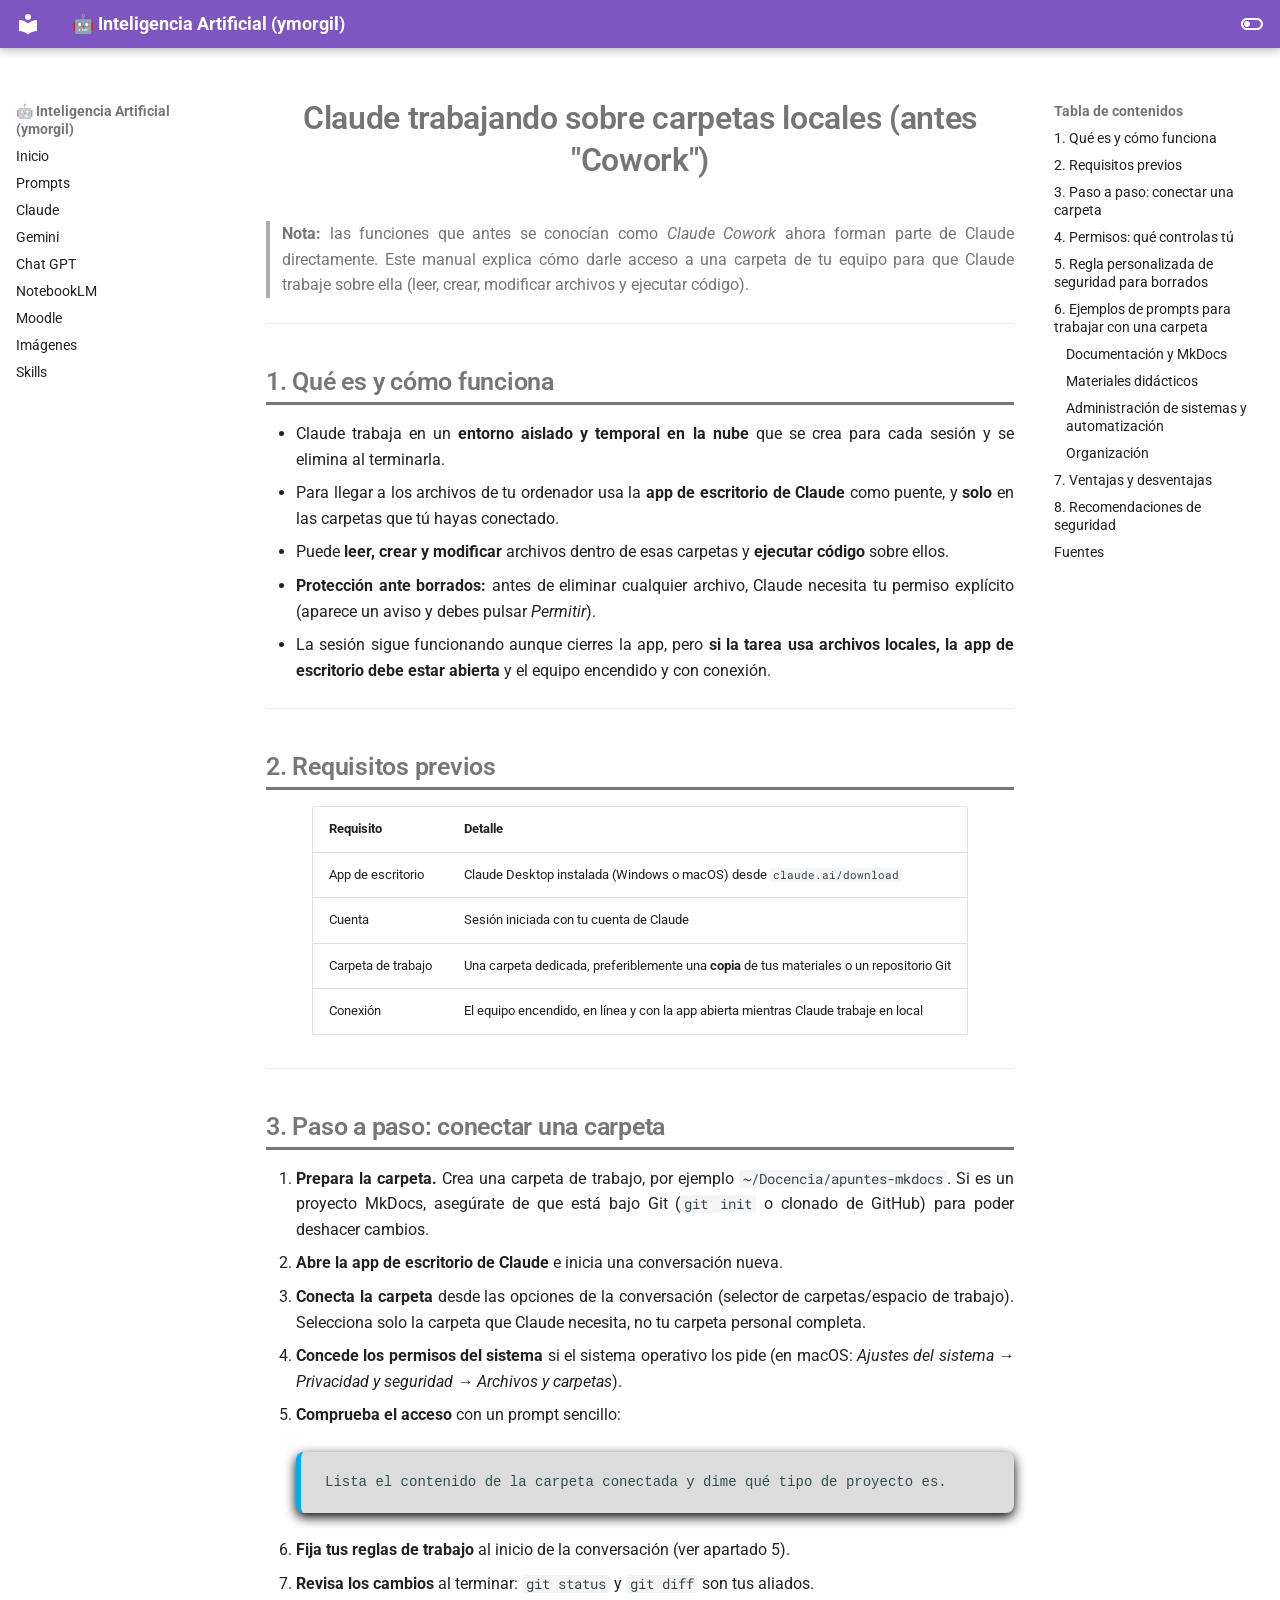
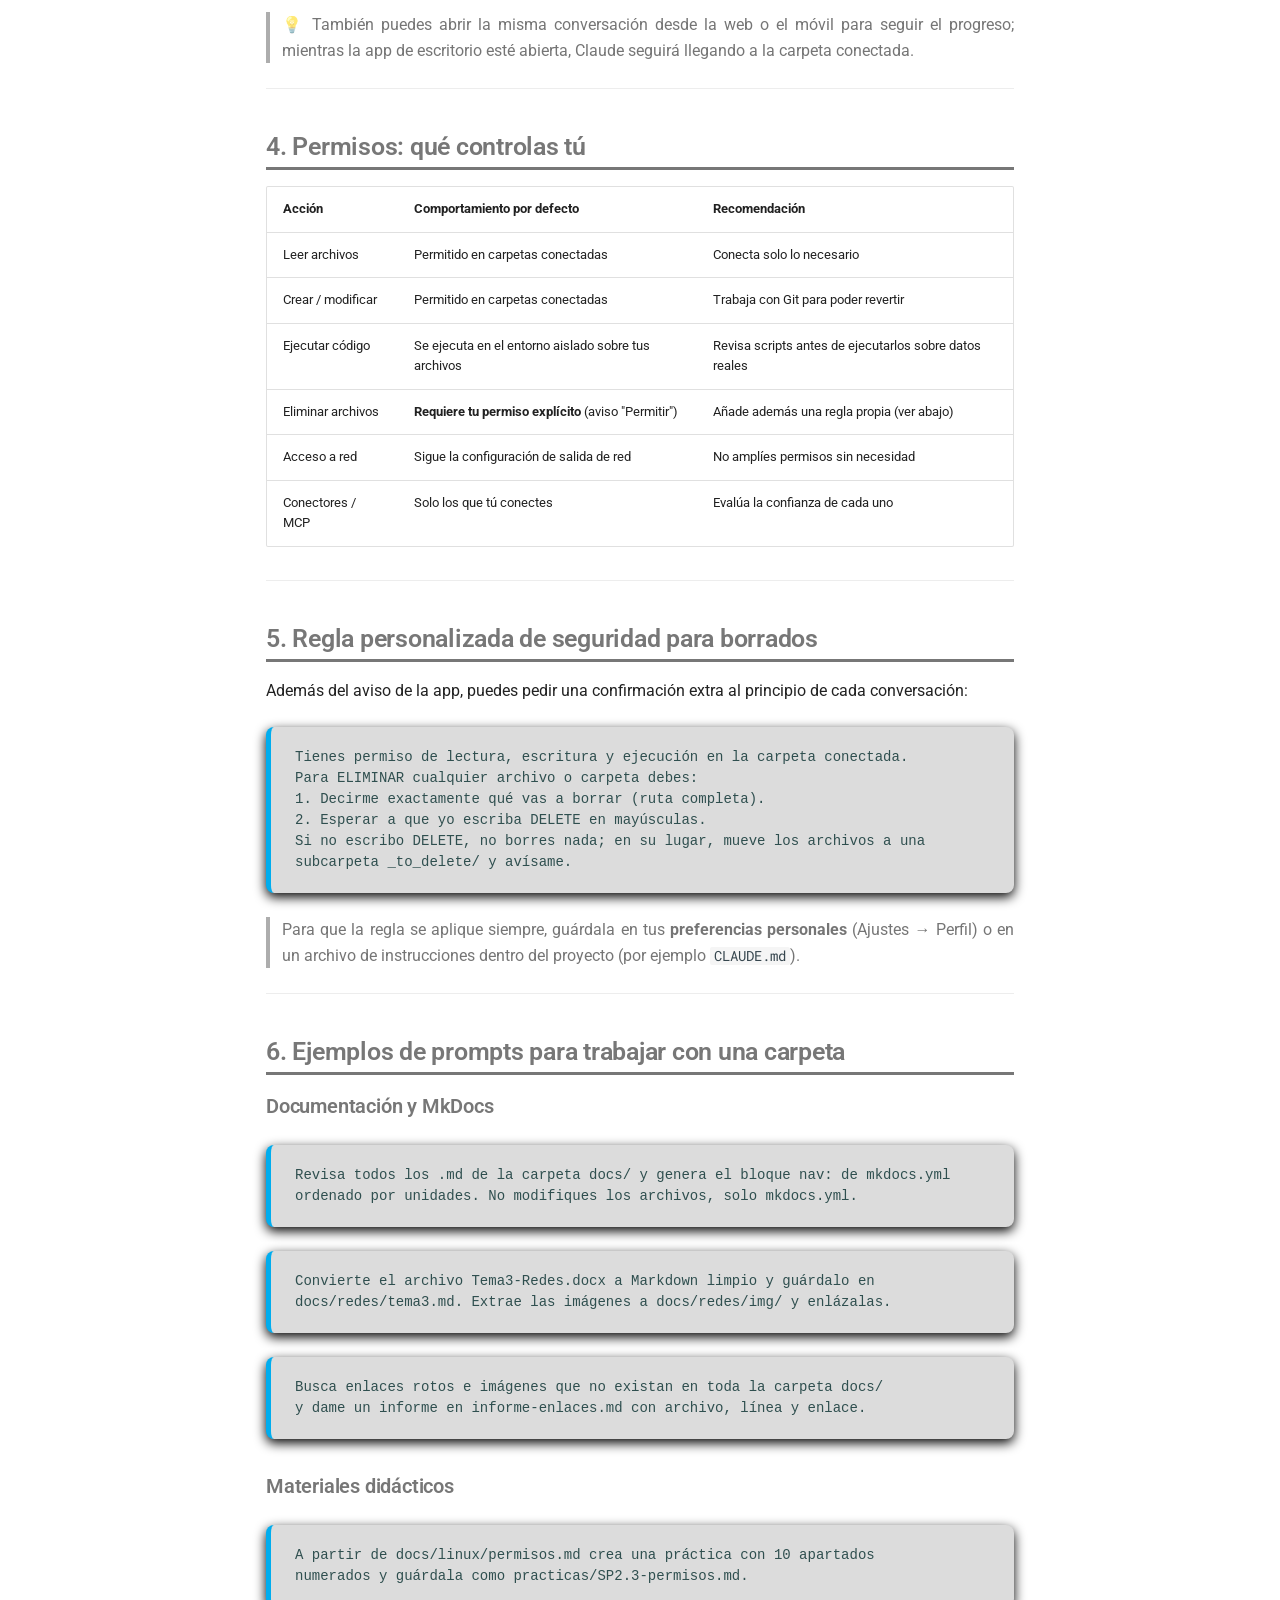
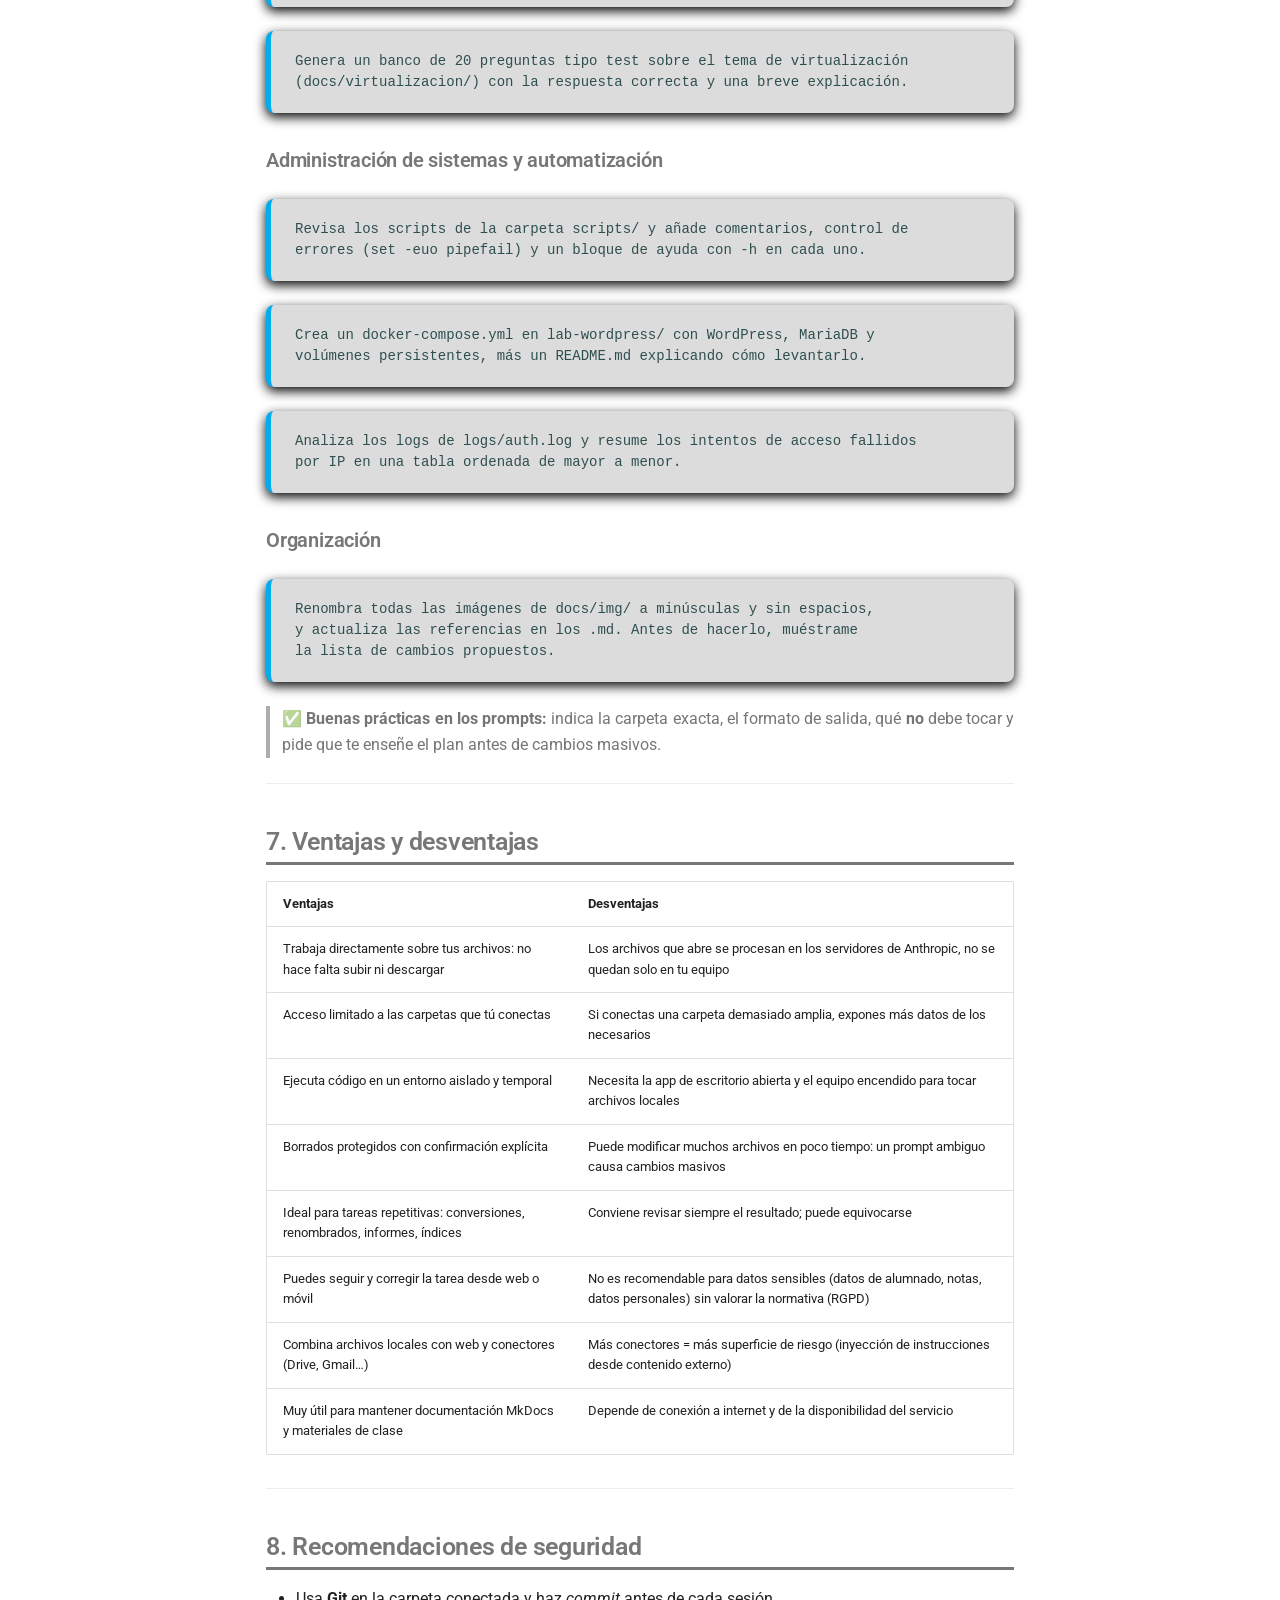
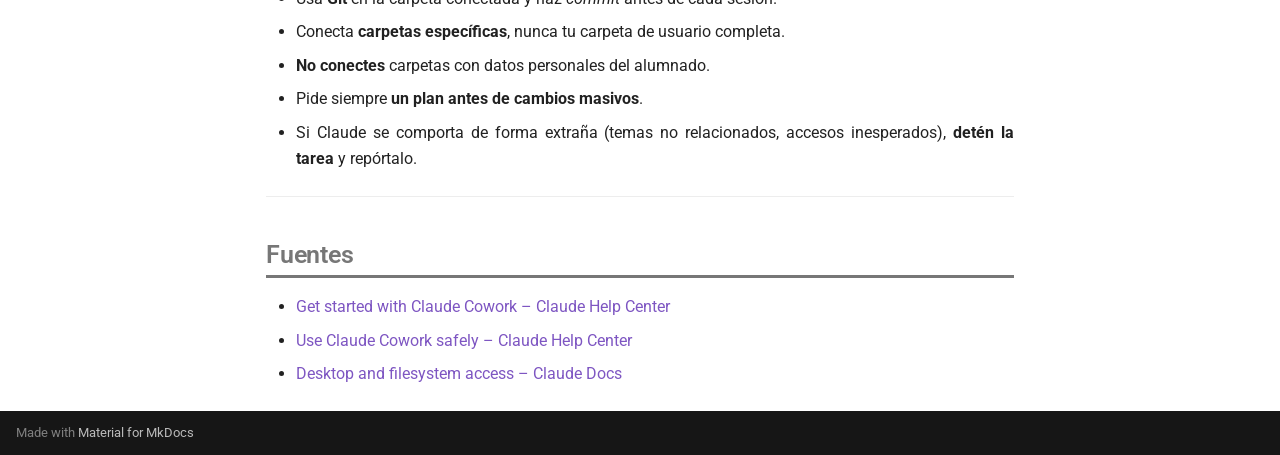
<file: claude-cowork/index.html>
<!DOCTYPE html><html lang="es" class="no-js"><head>
    
      <meta charset="utf-8">
      <meta name="viewport" content="width=device-width,initial-scale=1">
      
      
      
        <link rel="canonical" href="https://ymorgil.github.io/intart/claude-cowork/">
      
      
      
      
        
      
      
      <link rel="icon" href="../assets/images/favicon.png">
      <meta name="generator" content="mkdocs-1.6.1, mkdocs-material-9.7.7">
    
    
      
        <title>Claude trabajando sobre carpetas locales (antes "Cowork") - 🤖 Inteligencia Artificial (ymorgil)</title>
      
    
    
      <link rel="stylesheet" href="../assets/stylesheets/main.ec1eaa64.min.css">
      
        
        <link rel="stylesheet" href="../assets/stylesheets/palette.ab4e12ef.min.css">
      
      


    
    
      
    
    
      
        
        
        <link rel="preconnect" href="https://fonts.gstatic.com" crossorigin="">
        <link rel="stylesheet" href="https://fonts.googleapis.com/css?family=Roboto:300,300i,400,400i,700,700i%7CRoboto+Mono:400,400i,700,700i&amp;display=fallback">
        <style>:root{--md-text-font:"Roboto";--md-code-font:"Roboto Mono"}</style>
      
    
    
      <link rel="stylesheet" href="../assets/css/extra.css">
    
    <script>__md_scope=new URL("..",location),__md_hash=e=>[...e].reduce(((e,_)=>(e<<5)-e+_.charCodeAt(0)),0),__md_get=(e,_=localStorage,t=__md_scope)=>JSON.parse(_.getItem(t.pathname+"."+e)),__md_set=(e,_,t=localStorage,a=__md_scope)=>{try{t.setItem(a.pathname+"."+e,JSON.stringify(_))}catch(e){}}</script>
    
      

    
    
  <link href="../assets/stylesheets/glightbox.min.css" rel="stylesheet"><script src="../assets/javascripts/glightbox.min.js"></script><style id="glightbox-style">
            html.glightbox-open { overflow: initial; height: 100%; }
            .gslide-title { margin-top: 0px; user-select: text; }
            .gslide-desc { color: #666; user-select: text; }
            .gslide-image img { background: white; }
            .gscrollbar-fixer { padding-right: 15px; }
            .gdesc-inner { font-size: 0.75rem; }
            body[data-md-color-scheme="slate"] .gdesc-inner { background: var(--md-default-bg-color); }
            body[data-md-color-scheme="slate"] .gslide-title { color: var(--md-default-fg-color); }
            body[data-md-color-scheme="slate"] .gslide-desc { color: var(--md-default-fg-color); }
        </style></head>
  
  
    
    
      
    
    
    
    
    <body dir="ltr" data-md-color-scheme="default" data-md-color-primary="deep-purple" data-md-color-accent="indigo">
  
    
    <input class="md-toggle" data-md-toggle="drawer" type="checkbox" id="__drawer" autocomplete="off">
    <input class="md-toggle" data-md-toggle="search" type="checkbox" id="__search" autocomplete="off">
    <label class="md-overlay" for="__drawer"></label>
    <div data-md-component="skip">
      
        
        <a href="#claude-trabajando-sobre-carpetas-locales-antes-cowork" class="md-skip">
          Saltar a contenido
        </a>
      
    </div>
    <div data-md-component="announce">
      
    </div>
    
    
      

  

<header class="md-header md-header--shadow" data-md-component="header">
  <nav class="md-header__inner md-grid" aria-label="Cabecera">
    <a href=".." title="🤖 Inteligencia Artificial (ymorgil)" class="md-header__button md-logo" aria-label="🤖 Inteligencia Artificial (ymorgil)" data-md-component="logo">
      
  
  <svg xmlns="http://www.w3.org/2000/svg" viewBox="0 0 24 24"><path d="M12 8a3 3 0 0 0 3-3 3 3 0 0 0-3-3 3 3 0 0 0-3 3 3 3 0 0 0 3 3m0 3.54C9.64 9.35 6.5 8 3 8v11c3.5 0 6.64 1.35 9 3.54 2.36-2.19 5.5-3.54 9-3.54V8c-3.5 0-6.64 1.35-9 3.54"></path></svg>

    </a>
    <label class="md-header__button md-icon" for="__drawer">
      
      <svg xmlns="http://www.w3.org/2000/svg" viewBox="0 0 24 24"><path d="M3 6h18v2H3zm0 5h18v2H3zm0 5h18v2H3z"></path></svg>
    </label>
    <div class="md-header__title" data-md-component="header-title">
      <div class="md-header__ellipsis">
        <div class="md-header__topic">
          <span class="md-ellipsis">
            🤖 Inteligencia Artificial (ymorgil)
          </span>
        </div>
        <div class="md-header__topic" data-md-component="header-topic">
          <span class="md-ellipsis">
            
              Claude trabajando sobre carpetas locales (antes "Cowork")
            
          </span>
        </div>
      </div>
    </div>
    
      
        <form class="md-header__option" data-md-component="palette">
  
    
    
    
    <input class="md-option" data-md-color-media="" data-md-color-scheme="default" data-md-color-primary="deep-purple" data-md-color-accent="indigo" aria-label="Modo oscuro" type="radio" name="__palette" id="__palette_0">
    
      <label class="md-header__button md-icon" title="Modo oscuro" for="__palette_1" hidden="">
        <svg xmlns="http://www.w3.org/2000/svg" viewBox="0 0 24 24"><path d="M17 6H7c-3.31 0-6 2.69-6 6s2.69 6 6 6h10c3.31 0 6-2.69 6-6s-2.69-6-6-6m0 10H7c-2.21 0-4-1.79-4-4s1.79-4 4-4h10c2.21 0 4 1.79 4 4s-1.79 4-4 4M7 9c-1.66 0-3 1.34-3 3s1.34 3 3 3 3-1.34 3-3-1.34-3-3-3"></path></svg>
      </label>
    
  
    
    
    
    <input class="md-option" data-md-color-media="" data-md-color-scheme="slate" data-md-color-primary="teal" data-md-color-accent="green" aria-label="Modo claro" type="radio" name="__palette" id="__palette_1">
    
      <label class="md-header__button md-icon" title="Modo claro" for="__palette_0" hidden="">
        <svg xmlns="http://www.w3.org/2000/svg" viewBox="0 0 24 24"><path d="M17 7H7a5 5 0 0 0-5 5 5 5 0 0 0 5 5h10a5 5 0 0 0 5-5 5 5 0 0 0-5-5m0 8a3 3 0 0 1-3-3 3 3 0 0 1 3-3 3 3 0 0 1 3 3 3 3 0 0 1-3 3"></path></svg>
      </label>
    
  
</form>
      
    
    
      <script>var palette=__md_get("__palette");if(palette&&palette.color){if("(prefers-color-scheme)"===palette.color.media){var media=matchMedia("(prefers-color-scheme: light)"),input=document.querySelector(media.matches?"[data-md-color-media='(prefers-color-scheme: light)']":"[data-md-color-media='(prefers-color-scheme: dark)']");palette.color.media=input.getAttribute("data-md-color-media"),palette.color.scheme=input.getAttribute("data-md-color-scheme"),palette.color.primary=input.getAttribute("data-md-color-primary"),palette.color.accent=input.getAttribute("data-md-color-accent")}for(var[key,value]of Object.entries(palette.color))document.body.setAttribute("data-md-color-"+key,value)}</script>
    
    
    
    
  </nav>
  
</header>
    
    <div class="md-container" data-md-component="container">
      
      
        
          
        
      
      <main class="md-main" data-md-component="main">
        <div class="md-main__inner md-grid">
          
            
              
              <div class="md-sidebar md-sidebar--primary" data-md-component="sidebar" data-md-type="navigation">
                <div class="md-sidebar__scrollwrap">
                  <div class="md-sidebar__inner">
                    



<nav class="md-nav md-nav--primary" aria-label="Navegación" data-md-level="0">
  <label class="md-nav__title" for="__drawer">
    <a href=".." title="🤖 Inteligencia Artificial (ymorgil)" class="md-nav__button md-logo" aria-label="🤖 Inteligencia Artificial (ymorgil)" data-md-component="logo">
      
  
  <svg xmlns="http://www.w3.org/2000/svg" viewBox="0 0 24 24"><path d="M12 8a3 3 0 0 0 3-3 3 3 0 0 0-3-3 3 3 0 0 0-3 3 3 3 0 0 0 3 3m0 3.54C9.64 9.35 6.5 8 3 8v11c3.5 0 6.64 1.35 9 3.54 2.36-2.19 5.5-3.54 9-3.54V8c-3.5 0-6.64 1.35-9 3.54"></path></svg>

    </a>
    🤖 Inteligencia Artificial (ymorgil)
  </label>
  
  <ul class="md-nav__list" data-md-scrollfix="">
    
      
      
  
  
  
  
    <li class="md-nav__item">
      <a href=".." class="md-nav__link">
        
  
  
  <span class="md-ellipsis">
    
  
    Inicio
  

    
  </span>
  
  

      </a>
    </li>
  

    
      
      
  
  
  
  
    <li class="md-nav__item">
      <a href="../01prompts/" class="md-nav__link">
        
  
  
  <span class="md-ellipsis">
    
  
    Prompts
  

    
  </span>
  
  

      </a>
    </li>
  

    
      
      
  
  
  
  
    <li class="md-nav__item">
      <a href="../02claude/" class="md-nav__link">
        
  
  
  <span class="md-ellipsis">
    
  
    Claude
  

    
  </span>
  
  

      </a>
    </li>
  

    
      
      
  
  
  
  
    <li class="md-nav__item">
      <a href="../03gemini/" class="md-nav__link">
        
  
  
  <span class="md-ellipsis">
    
  
    Gemini
  

    
  </span>
  
  

      </a>
    </li>
  

    
      
      
  
  
  
  
    <li class="md-nav__item">
      <a href="../04gpt/" class="md-nav__link">
        
  
  
  <span class="md-ellipsis">
    
  
    Chat GPT
  

    
  </span>
  
  

      </a>
    </li>
  

    
      
      
  
  
  
  
    <li class="md-nav__item">
      <a href="../05notebook/" class="md-nav__link">
        
  
  
  <span class="md-ellipsis">
    
  
    NotebookLM
  

    
  </span>
  
  

      </a>
    </li>
  

    
      
      
  
  
  
  
    <li class="md-nav__item">
      <a href="../06moodle/" class="md-nav__link">
        
  
  
  <span class="md-ellipsis">
    
  
    Moodle
  

    
  </span>
  
  

      </a>
    </li>
  

    
      
      
  
  
  
  
    <li class="md-nav__item">
      <a href="../07imagenes/" class="md-nav__link">
        
  
  
  <span class="md-ellipsis">
    
  
    Imágenes
  

    
  </span>
  
  

      </a>
    </li>
  

    
      
      
  
  
  
  
    <li class="md-nav__item">
      <a href="../08skills/" class="md-nav__link">
        
  
  
  <span class="md-ellipsis">
    
  
    Skills
  

    
  </span>
  
  

      </a>
    </li>
  

    
  </ul>
</nav>
                  </div>
                </div>
              </div>
            
            
              
              <div class="md-sidebar md-sidebar--secondary" data-md-component="sidebar" data-md-type="toc">
                <div class="md-sidebar__scrollwrap">
                  <div class="md-sidebar__inner">
                    

<nav class="md-nav md-nav--secondary" aria-label="Tabla de contenidos">
  
  
  
    
  
  
    <label class="md-nav__title" for="__toc">
      <span class="md-nav__icon md-icon"></span>
      Tabla de contenidos
    </label>
    <ul class="md-nav__list" data-md-component="toc" data-md-scrollfix="">
      
        <li class="md-nav__item">
  <a href="#1-que-es-y-como-funciona" class="md-nav__link">
    <span class="md-ellipsis">
      
        1. Qué es y cómo funciona
      
    </span>
  </a>
  
</li>
      
        <li class="md-nav__item">
  <a href="#2-requisitos-previos" class="md-nav__link">
    <span class="md-ellipsis">
      
        2. Requisitos previos
      
    </span>
  </a>
  
</li>
      
        <li class="md-nav__item">
  <a href="#3-paso-a-paso-conectar-una-carpeta" class="md-nav__link">
    <span class="md-ellipsis">
      
        3. Paso a paso: conectar una carpeta
      
    </span>
  </a>
  
</li>
      
        <li class="md-nav__item">
  <a href="#4-permisos-que-controlas-tu" class="md-nav__link">
    <span class="md-ellipsis">
      
        4. Permisos: qué controlas tú
      
    </span>
  </a>
  
</li>
      
        <li class="md-nav__item">
  <a href="#5-regla-personalizada-de-seguridad-para-borrados" class="md-nav__link">
    <span class="md-ellipsis">
      
        5. Regla personalizada de seguridad para borrados
      
    </span>
  </a>
  
</li>
      
        <li class="md-nav__item">
  <a href="#6-ejemplos-de-prompts-para-trabajar-con-una-carpeta" class="md-nav__link">
    <span class="md-ellipsis">
      
        6. Ejemplos de prompts para trabajar con una carpeta
      
    </span>
  </a>
  
    <nav class="md-nav" aria-label="6. Ejemplos de prompts para trabajar con una carpeta">
      <ul class="md-nav__list">
        
          <li class="md-nav__item">
  <a href="#documentacion-y-mkdocs" class="md-nav__link">
    <span class="md-ellipsis">
      
        Documentación y MkDocs
      
    </span>
  </a>
  
</li>
        
          <li class="md-nav__item">
  <a href="#materiales-didacticos" class="md-nav__link">
    <span class="md-ellipsis">
      
        Materiales didácticos
      
    </span>
  </a>
  
</li>
        
          <li class="md-nav__item">
  <a href="#administracion-de-sistemas-y-automatizacion" class="md-nav__link">
    <span class="md-ellipsis">
      
        Administración de sistemas y automatización
      
    </span>
  </a>
  
</li>
        
          <li class="md-nav__item">
  <a href="#organizacion" class="md-nav__link">
    <span class="md-ellipsis">
      
        Organización
      
    </span>
  </a>
  
</li>
        
      </ul>
    </nav>
  
</li>
      
        <li class="md-nav__item">
  <a href="#7-ventajas-y-desventajas" class="md-nav__link">
    <span class="md-ellipsis">
      
        7. Ventajas y desventajas
      
    </span>
  </a>
  
</li>
      
        <li class="md-nav__item">
  <a href="#8-recomendaciones-de-seguridad" class="md-nav__link">
    <span class="md-ellipsis">
      
        8. Recomendaciones de seguridad
      
    </span>
  </a>
  
</li>
      
        <li class="md-nav__item">
  <a href="#fuentes" class="md-nav__link">
    <span class="md-ellipsis">
      
        Fuentes
      
    </span>
  </a>
  
</li>
      
    </ul>
  
</nav>
                  </div>
                </div>
              </div>
            
          
          
            <div class="md-content" data-md-component="content">
              
              <article class="md-content__inner md-typeset">
                
                  



<h1 id="claude-trabajando-sobre-carpetas-locales-antes-cowork">Claude trabajando sobre carpetas locales (antes "Cowork")</h1>
<blockquote>
<p><strong>Nota:</strong> las funciones que antes se conocían como <em>Claude Cowork</em> ahora forman parte de Claude directamente. Este manual explica cómo darle acceso a una carpeta de tu equipo para que Claude trabaje sobre ella (leer, crear, modificar archivos y ejecutar código).</p>
</blockquote>
<hr>
<h2 id="1-que-es-y-como-funciona">1. Qué es y cómo funciona</h2>
<ul>
<li>Claude trabaja en un <strong>entorno aislado y temporal en la nube</strong> que se crea para cada sesión y se elimina al terminarla.</li>
<li>Para llegar a los archivos de tu ordenador usa la <strong>app de escritorio de Claude</strong> como puente, y <strong>solo</strong> en las carpetas que tú hayas conectado.</li>
<li>Puede <strong>leer, crear y modificar</strong> archivos dentro de esas carpetas y <strong>ejecutar código</strong> sobre ellos.</li>
<li><strong>Protección ante borrados:</strong> antes de eliminar cualquier archivo, Claude necesita tu permiso explícito (aparece un aviso y debes pulsar <em>Permitir</em>).</li>
<li>La sesión sigue funcionando aunque cierres la app, pero <strong>si la tarea usa archivos locales, la app de escritorio debe estar abierta</strong> y el equipo encendido y con conexión.</li>
</ul>
<hr>
<h2 id="2-requisitos-previos">2. Requisitos previos</h2>
<table>
<thead>
<tr>
<th>Requisito</th>
<th>Detalle</th>
</tr>
</thead>
<tbody>
<tr>
<td>App de escritorio</td>
<td>Claude Desktop instalada (Windows o macOS) desde <code>claude.ai/download</code></td>
</tr>
<tr>
<td>Cuenta</td>
<td>Sesión iniciada con tu cuenta de Claude</td>
</tr>
<tr>
<td>Carpeta de trabajo</td>
<td>Una carpeta dedicada, preferiblemente una <strong>copia</strong> de tus materiales o un repositorio Git</td>
</tr>
<tr>
<td>Conexión</td>
<td>El equipo encendido, en línea y con la app abierta mientras Claude trabaje en local</td>
</tr>
</tbody>
</table>
<hr>
<h2 id="3-paso-a-paso-conectar-una-carpeta">3. Paso a paso: conectar una carpeta</h2>
<ol>
<li><strong>Prepara la carpeta.</strong> Crea una carpeta de trabajo, por ejemplo <code>~/Docencia/apuntes-mkdocs</code>. Si es un proyecto MkDocs, asegúrate de que está bajo Git (<code>git init</code> o clonado de GitHub) para poder deshacer cambios.</li>
<li><strong>Abre la app de escritorio de Claude</strong> e inicia una conversación nueva.</li>
<li><strong>Conecta la carpeta</strong> desde las opciones de la conversación (selector de carpetas/espacio de trabajo). Selecciona solo la carpeta que Claude necesita, no tu carpeta personal completa.</li>
<li><strong>Concede los permisos del sistema</strong> si el sistema operativo los pide (en macOS: <em>Ajustes del sistema → Privacidad y seguridad → Archivos y carpetas</em>).</li>
<li><strong>Comprueba el acceso</strong> con un prompt sencillo:
   <div class="highlight"><pre><span></span><code>Lista el contenido de la carpeta conectada y dime qué tipo de proyecto es.
</code></pre></div></li>
<li><strong>Fija tus reglas de trabajo</strong> al inicio de la conversación (ver apartado 5).</li>
<li><strong>Revisa los cambios</strong> al terminar: <code>git status</code> y <code>git diff</code> son tus aliados.</li>
</ol>
<blockquote>
<p>💡 También puedes abrir la misma conversación desde la web o el móvil para seguir el progreso; mientras la app de escritorio esté abierta, Claude seguirá llegando a la carpeta conectada.</p>
</blockquote>
<hr>
<h2 id="4-permisos-que-controlas-tu">4. Permisos: qué controlas tú</h2>
<table>
<thead>
<tr>
<th>Acción</th>
<th>Comportamiento por defecto</th>
<th>Recomendación</th>
</tr>
</thead>
<tbody>
<tr>
<td>Leer archivos</td>
<td>Permitido en carpetas conectadas</td>
<td>Conecta solo lo necesario</td>
</tr>
<tr>
<td>Crear / modificar</td>
<td>Permitido en carpetas conectadas</td>
<td>Trabaja con Git para poder revertir</td>
</tr>
<tr>
<td>Ejecutar código</td>
<td>Se ejecuta en el entorno aislado sobre tus archivos</td>
<td>Revisa scripts antes de ejecutarlos sobre datos reales</td>
</tr>
<tr>
<td>Eliminar archivos</td>
<td><strong>Requiere tu permiso explícito</strong> (aviso "Permitir")</td>
<td>Añade además una regla propia (ver abajo)</td>
</tr>
<tr>
<td>Acceso a red</td>
<td>Sigue la configuración de salida de red</td>
<td>No amplíes permisos sin necesidad</td>
</tr>
<tr>
<td>Conectores / MCP</td>
<td>Solo los que tú conectes</td>
<td>Evalúa la confianza de cada uno</td>
</tr>
</tbody>
</table>
<hr>
<h2 id="5-regla-personalizada-de-seguridad-para-borrados">5. Regla personalizada de seguridad para borrados</h2>
<p>Además del aviso de la app, puedes pedir una confirmación extra al principio de cada conversación:</p>
<div class="highlight"><pre><span></span><code>Tienes permiso de lectura, escritura y ejecución en la carpeta conectada.
Para ELIMINAR cualquier archivo o carpeta debes:
1. Decirme exactamente qué vas a borrar (ruta completa).
2. Esperar a que yo escriba DELETE en mayúsculas.
Si no escribo DELETE, no borres nada; en su lugar, mueve los archivos a una
subcarpeta _to_delete/ y avísame.
</code></pre></div>
<blockquote>
<p>Para que la regla se aplique siempre, guárdala en tus <strong>preferencias personales</strong> (Ajustes → Perfil) o en un archivo de instrucciones dentro del proyecto (por ejemplo <code>CLAUDE.md</code>).</p>
</blockquote>
<hr>
<h2 id="6-ejemplos-de-prompts-para-trabajar-con-una-carpeta">6. Ejemplos de prompts para trabajar con una carpeta</h2>
<h3 id="documentacion-y-mkdocs">Documentación y MkDocs</h3>
<div class="highlight"><pre><span></span><code>Revisa todos los .md de la carpeta docs/ y genera el bloque nav: de mkdocs.yml
ordenado por unidades. No modifiques los archivos, solo mkdocs.yml.
</code></pre></div>
<div class="highlight"><pre><span></span><code>Convierte el archivo Tema3-Redes.docx a Markdown limpio y guárdalo en
docs/redes/tema3.md. Extrae las imágenes a docs/redes/img/ y enlázalas.
</code></pre></div>
<div class="highlight"><pre><span></span><code>Busca enlaces rotos e imágenes que no existan en toda la carpeta docs/
y dame un informe en informe-enlaces.md con archivo, línea y enlace.
</code></pre></div>
<h3 id="materiales-didacticos">Materiales didácticos</h3>
<div class="highlight"><pre><span></span><code>A partir de docs/linux/permisos.md crea una práctica con 10 apartados
numerados y guárdala como practicas/SP2.3-permisos.md.
</code></pre></div>
<div class="highlight"><pre><span></span><code>Genera un banco de 20 preguntas tipo test sobre el tema de virtualización
(docs/virtualizacion/) con la respuesta correcta y una breve explicación.
</code></pre></div>
<h3 id="administracion-de-sistemas-y-automatizacion">Administración de sistemas y automatización</h3>
<div class="highlight"><pre><span></span><code>Revisa los scripts de la carpeta scripts/ y añade comentarios, control de
errores (set -euo pipefail) y un bloque de ayuda con -h en cada uno.
</code></pre></div>
<div class="highlight"><pre><span></span><code>Crea un docker-compose.yml en lab-wordpress/ con WordPress, MariaDB y
volúmenes persistentes, más un README.md explicando cómo levantarlo.
</code></pre></div>
<div class="highlight"><pre><span></span><code>Analiza los logs de logs/auth.log y resume los intentos de acceso fallidos
por IP en una tabla ordenada de mayor a menor.
</code></pre></div>
<h3 id="organizacion">Organización</h3>
<div class="highlight"><pre><span></span><code>Renombra todas las imágenes de docs/img/ a minúsculas y sin espacios,
y actualiza las referencias en los .md. Antes de hacerlo, muéstrame
la lista de cambios propuestos.
</code></pre></div>
<blockquote>
<p>✅ <strong>Buenas prácticas en los prompts:</strong> indica la carpeta exacta, el formato de salida, qué <strong>no</strong> debe tocar y pide que te enseñe el plan antes de cambios masivos.</p>
</blockquote>
<hr>
<h2 id="7-ventajas-y-desventajas">7. Ventajas y desventajas</h2>
<table>
<thead>
<tr>
<th>Ventajas</th>
<th>Desventajas</th>
</tr>
</thead>
<tbody>
<tr>
<td>Trabaja directamente sobre tus archivos: no hace falta subir ni descargar</td>
<td>Los archivos que abre se procesan en los servidores de Anthropic, no se quedan solo en tu equipo</td>
</tr>
<tr>
<td>Acceso limitado a las carpetas que tú conectas</td>
<td>Si conectas una carpeta demasiado amplia, expones más datos de los necesarios</td>
</tr>
<tr>
<td>Ejecuta código en un entorno aislado y temporal</td>
<td>Necesita la app de escritorio abierta y el equipo encendido para tocar archivos locales</td>
</tr>
<tr>
<td>Borrados protegidos con confirmación explícita</td>
<td>Puede modificar muchos archivos en poco tiempo: un prompt ambiguo causa cambios masivos</td>
</tr>
<tr>
<td>Ideal para tareas repetitivas: conversiones, renombrados, informes, índices</td>
<td>Conviene revisar siempre el resultado; puede equivocarse</td>
</tr>
<tr>
<td>Puedes seguir y corregir la tarea desde web o móvil</td>
<td>No es recomendable para datos sensibles (datos de alumnado, notas, datos personales) sin valorar la normativa (RGPD)</td>
</tr>
<tr>
<td>Combina archivos locales con web y conectores (Drive, Gmail…)</td>
<td>Más conectores = más superficie de riesgo (inyección de instrucciones desde contenido externo)</td>
</tr>
<tr>
<td>Muy útil para mantener documentación MkDocs y materiales de clase</td>
<td>Depende de conexión a internet y de la disponibilidad del servicio</td>
</tr>
</tbody>
</table>
<hr>
<h2 id="8-recomendaciones-de-seguridad">8. Recomendaciones de seguridad</h2>
<ul>
<li>Usa <strong>Git</strong> en la carpeta conectada y haz <em>commit</em> antes de cada sesión.</li>
<li>Conecta <strong>carpetas específicas</strong>, nunca tu carpeta de usuario completa.</li>
<li><strong>No conectes</strong> carpetas con datos personales del alumnado.</li>
<li>Pide siempre <strong>un plan antes de cambios masivos</strong>.</li>
<li>Si Claude se comporta de forma extraña (temas no relacionados, accesos inesperados), <strong>detén la tarea</strong> y repórtalo.</li>
</ul>
<hr>
<h2 id="fuentes">Fuentes</h2>
<ul>
<li><a href="https://support.claude.com/en/articles/13345190-get-started-with-claude-cowork">Get started with Claude Cowork – Claude Help Center</a></li>
<li><a href="https://support.claude.com/en/articles/13364135-use-claude-cowork-safely">Use Claude Cowork safely – Claude Help Center</a></li>
<li><a href="https://claude.com/docs/third-party/claude-desktop/local-access">Desktop and filesystem access – Claude Docs</a></li>
</ul>












                
              </article>
            </div>
          
          
<script>var target=document.getElementById(location.hash.slice(1));target&&target.name&&(target.checked=target.name.startsWith("__tabbed_"))</script>
        </div>
        
      </main>
      
        <footer class="md-footer">
  
  <div class="md-footer-meta md-typeset">
    <div class="md-footer-meta__inner md-grid">
      <div class="md-copyright">
  
  
    Made with
    <a href="https://squidfunk.github.io/mkdocs-material/" target="_blank" rel="noopener">
      Material for MkDocs
    </a>
  
</div>
      
    </div>
  </div>
</footer>
      
    </div>
    <div class="md-dialog" data-md-component="dialog">
      <div class="md-dialog__inner md-typeset"></div>
    </div>
    
    
    
      
      
      <script id="__config" type="application/json">{"annotate": null, "base": "..", "features": [], "search": "../assets/javascripts/workers/search.2c215733.min.js", "tags": null, "translations": {"clipboard.copied": "Copiado al portapapeles", "clipboard.copy": "Copiar al portapapeles", "search.result.more.one": "1 m\u00e1s en esta p\u00e1gina", "search.result.more.other": "# m\u00e1s en esta p\u00e1gina", "search.result.none": "No se encontraron documentos", "search.result.one": "1 documento encontrado", "search.result.other": "# documentos encontrados", "search.result.placeholder": "Teclee para comenzar b\u00fasqueda", "search.result.term.missing": "Falta", "select.version": "Seleccionar versi\u00f3n"}, "version": null}</script>
    
    
      <script src="../assets/javascripts/bundle.d7400e89.min.js"></script>
      
    
  
<script id="init-glightbox">const lightbox = GLightbox({"touchNavigation": true, "loop": false, "zoomable": true, "draggable": true, "openEffect": "zoom", "closeEffect": "zoom", "slideEffect": "slide"});
document$.subscribe(()=>{ lightbox.reload(); });
</script></body></html>
</file>
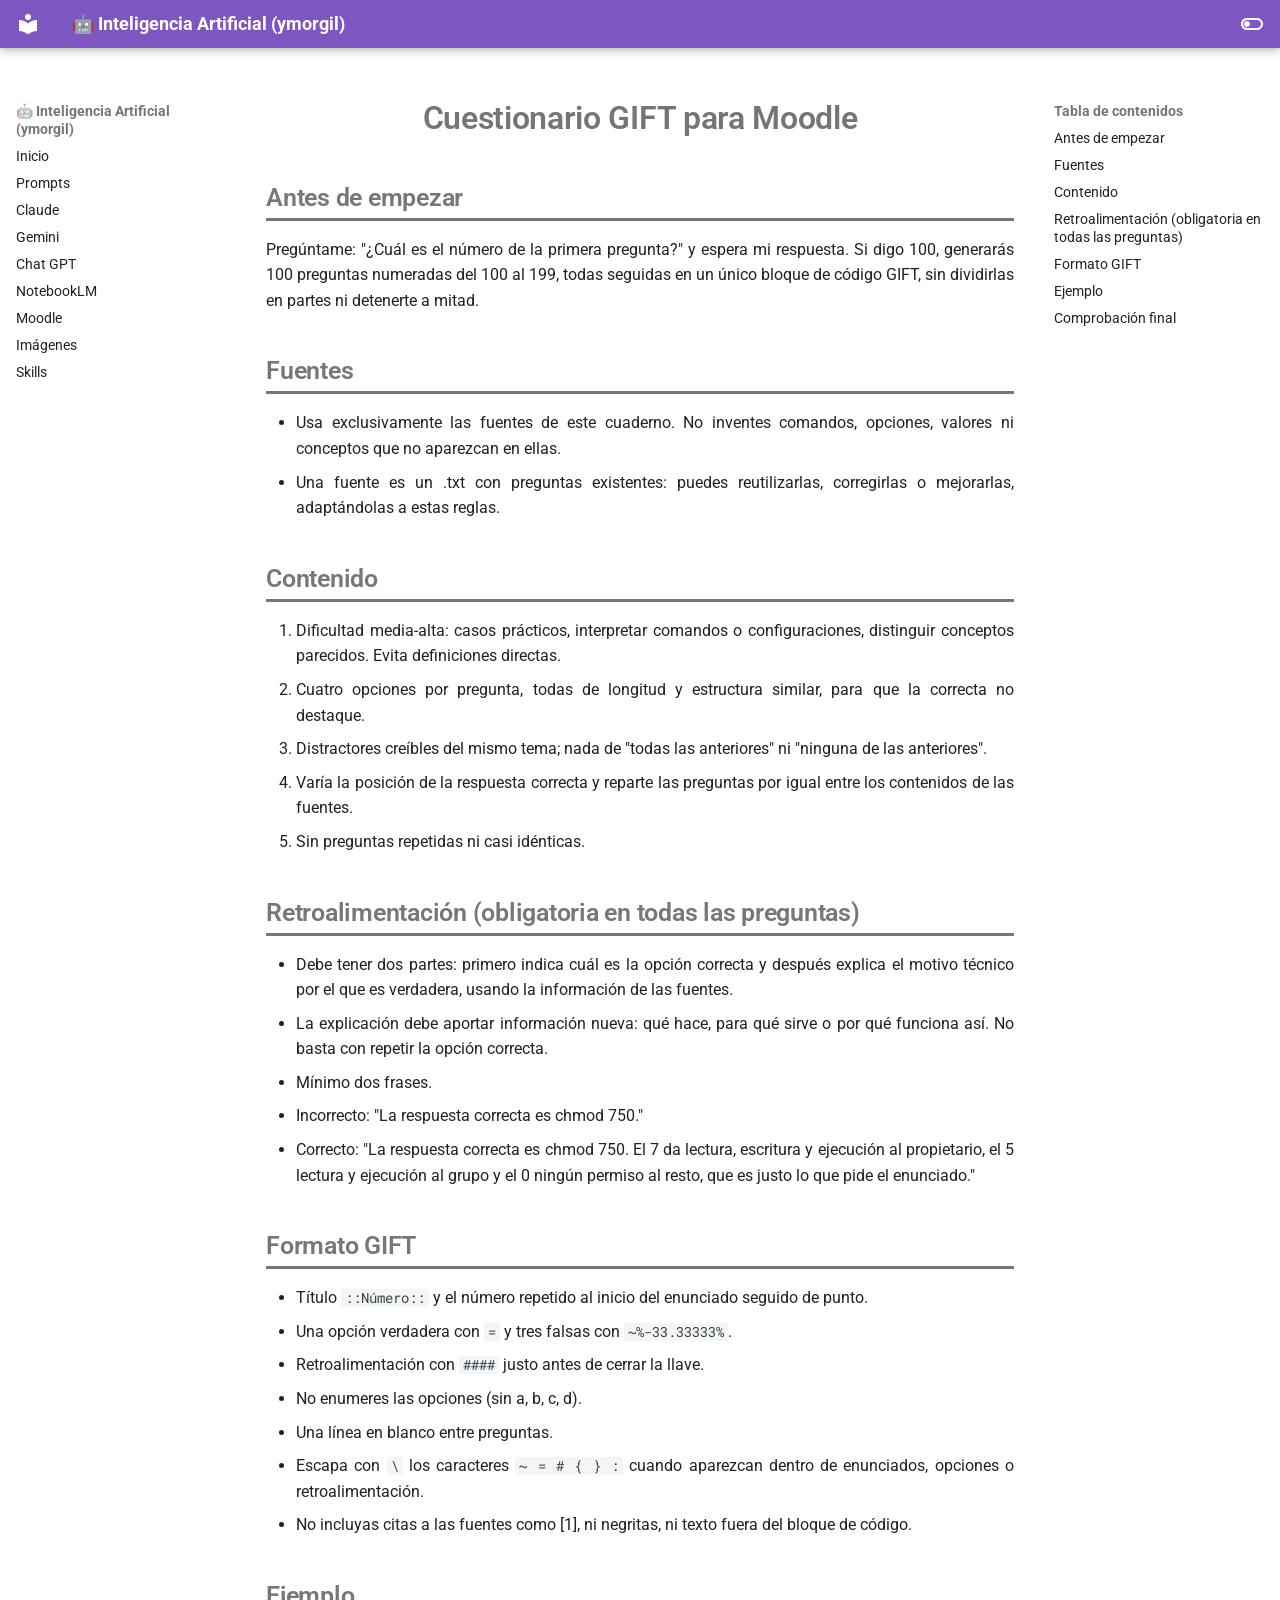
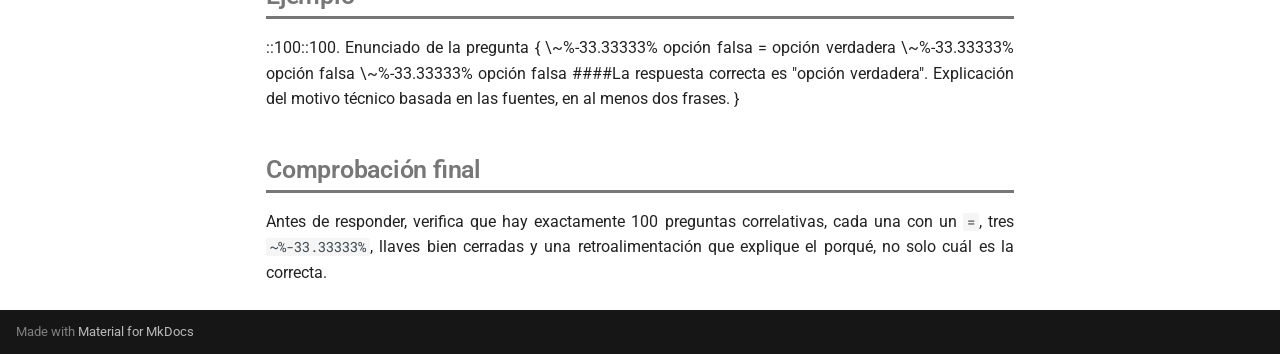
<file: testcampus/index.html>
<!DOCTYPE html><html lang="es" class="no-js"><head>
    
      <meta charset="utf-8">
      <meta name="viewport" content="width=device-width,initial-scale=1">
      
      
      
        <link rel="canonical" href="https://ymorgil.github.io/intart/testcampus/">
      
      
      
      
        
      
      
      <link rel="icon" href="../assets/images/favicon.png">
      <meta name="generator" content="mkdocs-1.6.1, mkdocs-material-9.7.7">
    
    
      
        <title>Cuestionario GIFT para Moodle - 🤖 Inteligencia Artificial (ymorgil)</title>
      
    
    
      <link rel="stylesheet" href="../assets/stylesheets/main.ec1eaa64.min.css">
      
        
        <link rel="stylesheet" href="../assets/stylesheets/palette.ab4e12ef.min.css">
      
      


    
    
      
    
    
      
        
        
        <link rel="preconnect" href="https://fonts.gstatic.com" crossorigin="">
        <link rel="stylesheet" href="https://fonts.googleapis.com/css?family=Roboto:300,300i,400,400i,700,700i%7CRoboto+Mono:400,400i,700,700i&amp;display=fallback">
        <style>:root{--md-text-font:"Roboto";--md-code-font:"Roboto Mono"}</style>
      
    
    
      <link rel="stylesheet" href="../assets/css/extra.css">
    
    <script>__md_scope=new URL("..",location),__md_hash=e=>[...e].reduce(((e,_)=>(e<<5)-e+_.charCodeAt(0)),0),__md_get=(e,_=localStorage,t=__md_scope)=>JSON.parse(_.getItem(t.pathname+"."+e)),__md_set=(e,_,t=localStorage,a=__md_scope)=>{try{t.setItem(a.pathname+"."+e,JSON.stringify(_))}catch(e){}}</script>
    
      

    
    
  <link href="../assets/stylesheets/glightbox.min.css" rel="stylesheet"><script src="../assets/javascripts/glightbox.min.js"></script><style id="glightbox-style">
            html.glightbox-open { overflow: initial; height: 100%; }
            .gslide-title { margin-top: 0px; user-select: text; }
            .gslide-desc { color: #666; user-select: text; }
            .gslide-image img { background: white; }
            .gscrollbar-fixer { padding-right: 15px; }
            .gdesc-inner { font-size: 0.75rem; }
            body[data-md-color-scheme="slate"] .gdesc-inner { background: var(--md-default-bg-color); }
            body[data-md-color-scheme="slate"] .gslide-title { color: var(--md-default-fg-color); }
            body[data-md-color-scheme="slate"] .gslide-desc { color: var(--md-default-fg-color); }
        </style></head>
  
  
    
    
      
    
    
    
    
    <body dir="ltr" data-md-color-scheme="default" data-md-color-primary="deep-purple" data-md-color-accent="indigo">
  
    
    <input class="md-toggle" data-md-toggle="drawer" type="checkbox" id="__drawer" autocomplete="off">
    <input class="md-toggle" data-md-toggle="search" type="checkbox" id="__search" autocomplete="off">
    <label class="md-overlay" for="__drawer"></label>
    <div data-md-component="skip">
      
        
        <a href="#cuestionario-gift-para-moodle" class="md-skip">
          Saltar a contenido
        </a>
      
    </div>
    <div data-md-component="announce">
      
    </div>
    
    
      

  

<header class="md-header md-header--shadow" data-md-component="header">
  <nav class="md-header__inner md-grid" aria-label="Cabecera">
    <a href=".." title="🤖 Inteligencia Artificial (ymorgil)" class="md-header__button md-logo" aria-label="🤖 Inteligencia Artificial (ymorgil)" data-md-component="logo">
      
  
  <svg xmlns="http://www.w3.org/2000/svg" viewBox="0 0 24 24"><path d="M12 8a3 3 0 0 0 3-3 3 3 0 0 0-3-3 3 3 0 0 0-3 3 3 3 0 0 0 3 3m0 3.54C9.64 9.35 6.5 8 3 8v11c3.5 0 6.64 1.35 9 3.54 2.36-2.19 5.5-3.54 9-3.54V8c-3.5 0-6.64 1.35-9 3.54"></path></svg>

    </a>
    <label class="md-header__button md-icon" for="__drawer">
      
      <svg xmlns="http://www.w3.org/2000/svg" viewBox="0 0 24 24"><path d="M3 6h18v2H3zm0 5h18v2H3zm0 5h18v2H3z"></path></svg>
    </label>
    <div class="md-header__title" data-md-component="header-title">
      <div class="md-header__ellipsis">
        <div class="md-header__topic">
          <span class="md-ellipsis">
            🤖 Inteligencia Artificial (ymorgil)
          </span>
        </div>
        <div class="md-header__topic" data-md-component="header-topic">
          <span class="md-ellipsis">
            
              Cuestionario GIFT para Moodle
            
          </span>
        </div>
      </div>
    </div>
    
      
        <form class="md-header__option" data-md-component="palette">
  
    
    
    
    <input class="md-option" data-md-color-media="" data-md-color-scheme="default" data-md-color-primary="deep-purple" data-md-color-accent="indigo" aria-label="Modo oscuro" type="radio" name="__palette" id="__palette_0">
    
      <label class="md-header__button md-icon" title="Modo oscuro" for="__palette_1" hidden="">
        <svg xmlns="http://www.w3.org/2000/svg" viewBox="0 0 24 24"><path d="M17 6H7c-3.31 0-6 2.69-6 6s2.69 6 6 6h10c3.31 0 6-2.69 6-6s-2.69-6-6-6m0 10H7c-2.21 0-4-1.79-4-4s1.79-4 4-4h10c2.21 0 4 1.79 4 4s-1.79 4-4 4M7 9c-1.66 0-3 1.34-3 3s1.34 3 3 3 3-1.34 3-3-1.34-3-3-3"></path></svg>
      </label>
    
  
    
    
    
    <input class="md-option" data-md-color-media="" data-md-color-scheme="slate" data-md-color-primary="teal" data-md-color-accent="green" aria-label="Modo claro" type="radio" name="__palette" id="__palette_1">
    
      <label class="md-header__button md-icon" title="Modo claro" for="__palette_0" hidden="">
        <svg xmlns="http://www.w3.org/2000/svg" viewBox="0 0 24 24"><path d="M17 7H7a5 5 0 0 0-5 5 5 5 0 0 0 5 5h10a5 5 0 0 0 5-5 5 5 0 0 0-5-5m0 8a3 3 0 0 1-3-3 3 3 0 0 1 3-3 3 3 0 0 1 3 3 3 3 0 0 1-3 3"></path></svg>
      </label>
    
  
</form>
      
    
    
      <script>var palette=__md_get("__palette");if(palette&&palette.color){if("(prefers-color-scheme)"===palette.color.media){var media=matchMedia("(prefers-color-scheme: light)"),input=document.querySelector(media.matches?"[data-md-color-media='(prefers-color-scheme: light)']":"[data-md-color-media='(prefers-color-scheme: dark)']");palette.color.media=input.getAttribute("data-md-color-media"),palette.color.scheme=input.getAttribute("data-md-color-scheme"),palette.color.primary=input.getAttribute("data-md-color-primary"),palette.color.accent=input.getAttribute("data-md-color-accent")}for(var[key,value]of Object.entries(palette.color))document.body.setAttribute("data-md-color-"+key,value)}</script>
    
    
    
    
  </nav>
  
</header>
    
    <div class="md-container" data-md-component="container">
      
      
        
          
        
      
      <main class="md-main" data-md-component="main">
        <div class="md-main__inner md-grid">
          
            
              
              <div class="md-sidebar md-sidebar--primary" data-md-component="sidebar" data-md-type="navigation">
                <div class="md-sidebar__scrollwrap">
                  <div class="md-sidebar__inner">
                    



<nav class="md-nav md-nav--primary" aria-label="Navegación" data-md-level="0">
  <label class="md-nav__title" for="__drawer">
    <a href=".." title="🤖 Inteligencia Artificial (ymorgil)" class="md-nav__button md-logo" aria-label="🤖 Inteligencia Artificial (ymorgil)" data-md-component="logo">
      
  
  <svg xmlns="http://www.w3.org/2000/svg" viewBox="0 0 24 24"><path d="M12 8a3 3 0 0 0 3-3 3 3 0 0 0-3-3 3 3 0 0 0-3 3 3 3 0 0 0 3 3m0 3.54C9.64 9.35 6.5 8 3 8v11c3.5 0 6.64 1.35 9 3.54 2.36-2.19 5.5-3.54 9-3.54V8c-3.5 0-6.64 1.35-9 3.54"></path></svg>

    </a>
    🤖 Inteligencia Artificial (ymorgil)
  </label>
  
  <ul class="md-nav__list" data-md-scrollfix="">
    
      
      
  
  
  
  
    <li class="md-nav__item">
      <a href=".." class="md-nav__link">
        
  
  
  <span class="md-ellipsis">
    
  
    Inicio
  

    
  </span>
  
  

      </a>
    </li>
  

    
      
      
  
  
  
  
    <li class="md-nav__item">
      <a href="../01prompts/" class="md-nav__link">
        
  
  
  <span class="md-ellipsis">
    
  
    Prompts
  

    
  </span>
  
  

      </a>
    </li>
  

    
      
      
  
  
  
  
    <li class="md-nav__item">
      <a href="../02claude/" class="md-nav__link">
        
  
  
  <span class="md-ellipsis">
    
  
    Claude
  

    
  </span>
  
  

      </a>
    </li>
  

    
      
      
  
  
  
  
    <li class="md-nav__item">
      <a href="../03gemini/" class="md-nav__link">
        
  
  
  <span class="md-ellipsis">
    
  
    Gemini
  

    
  </span>
  
  

      </a>
    </li>
  

    
      
      
  
  
  
  
    <li class="md-nav__item">
      <a href="../04gpt/" class="md-nav__link">
        
  
  
  <span class="md-ellipsis">
    
  
    Chat GPT
  

    
  </span>
  
  

      </a>
    </li>
  

    
      
      
  
  
  
  
    <li class="md-nav__item">
      <a href="../05notebook/" class="md-nav__link">
        
  
  
  <span class="md-ellipsis">
    
  
    NotebookLM
  

    
  </span>
  
  

      </a>
    </li>
  

    
      
      
  
  
  
  
    <li class="md-nav__item">
      <a href="../06moodle/" class="md-nav__link">
        
  
  
  <span class="md-ellipsis">
    
  
    Moodle
  

    
  </span>
  
  

      </a>
    </li>
  

    
      
      
  
  
  
  
    <li class="md-nav__item">
      <a href="../07imagenes/" class="md-nav__link">
        
  
  
  <span class="md-ellipsis">
    
  
    Imágenes
  

    
  </span>
  
  

      </a>
    </li>
  

    
      
      
  
  
  
  
    <li class="md-nav__item">
      <a href="../08skills/" class="md-nav__link">
        
  
  
  <span class="md-ellipsis">
    
  
    Skills
  

    
  </span>
  
  

      </a>
    </li>
  

    
  </ul>
</nav>
                  </div>
                </div>
              </div>
            
            
              
              <div class="md-sidebar md-sidebar--secondary" data-md-component="sidebar" data-md-type="toc">
                <div class="md-sidebar__scrollwrap">
                  <div class="md-sidebar__inner">
                    

<nav class="md-nav md-nav--secondary" aria-label="Tabla de contenidos">
  
  
  
    
  
  
    <label class="md-nav__title" for="__toc">
      <span class="md-nav__icon md-icon"></span>
      Tabla de contenidos
    </label>
    <ul class="md-nav__list" data-md-component="toc" data-md-scrollfix="">
      
        <li class="md-nav__item">
  <a href="#antes-de-empezar" class="md-nav__link">
    <span class="md-ellipsis">
      
        Antes de empezar
      
    </span>
  </a>
  
</li>
      
        <li class="md-nav__item">
  <a href="#fuentes" class="md-nav__link">
    <span class="md-ellipsis">
      
        Fuentes
      
    </span>
  </a>
  
</li>
      
        <li class="md-nav__item">
  <a href="#contenido" class="md-nav__link">
    <span class="md-ellipsis">
      
        Contenido
      
    </span>
  </a>
  
</li>
      
        <li class="md-nav__item">
  <a href="#retroalimentacion-obligatoria-en-todas-las-preguntas" class="md-nav__link">
    <span class="md-ellipsis">
      
        Retroalimentación (obligatoria en todas las preguntas)
      
    </span>
  </a>
  
</li>
      
        <li class="md-nav__item">
  <a href="#formato-gift" class="md-nav__link">
    <span class="md-ellipsis">
      
        Formato GIFT
      
    </span>
  </a>
  
</li>
      
        <li class="md-nav__item">
  <a href="#ejemplo" class="md-nav__link">
    <span class="md-ellipsis">
      
        Ejemplo
      
    </span>
  </a>
  
</li>
      
        <li class="md-nav__item">
  <a href="#comprobacion-final" class="md-nav__link">
    <span class="md-ellipsis">
      
        Comprobación final
      
    </span>
  </a>
  
</li>
      
    </ul>
  
</nav>
                  </div>
                </div>
              </div>
            
          
          
            <div class="md-content" data-md-component="content">
              
              <article class="md-content__inner md-typeset">
                
                  



<h1 id="cuestionario-gift-para-moodle">Cuestionario GIFT para Moodle</h1>
<h2 id="antes-de-empezar">Antes de empezar</h2>
<p>Pregúntame: "¿Cuál es el número de la primera pregunta?" y espera mi respuesta. Si digo 100, generarás 100 preguntas numeradas del 100 al 199, todas seguidas en un único bloque de código GIFT, sin dividirlas en partes ni detenerte a mitad.</p>
<h2 id="fuentes">Fuentes</h2>
<ul>
<li>Usa exclusivamente las fuentes de este cuaderno. No inventes comandos, opciones, valores ni conceptos que no aparezcan en ellas.</li>
<li>Una fuente es un .txt con preguntas existentes: puedes reutilizarlas, corregirlas o mejorarlas, adaptándolas a estas reglas.</li>
</ul>
<h2 id="contenido">Contenido</h2>
<ol>
<li>Dificultad media-alta: casos prácticos, interpretar comandos o configuraciones, distinguir conceptos parecidos. Evita definiciones directas.</li>
<li>Cuatro opciones por pregunta, todas de longitud y estructura similar, para que la correcta no destaque.</li>
<li>Distractores creíbles del mismo tema; nada de "todas las anteriores" ni "ninguna de las anteriores".</li>
<li>Varía la posición de la respuesta correcta y reparte las preguntas por igual entre los contenidos de las fuentes.</li>
<li>Sin preguntas repetidas ni casi idénticas.</li>
</ol>
<h2 id="retroalimentacion-obligatoria-en-todas-las-preguntas">Retroalimentación (obligatoria en todas las preguntas)</h2>
<ul>
<li>Debe tener dos partes: primero indica cuál es la opción correcta y después explica el motivo técnico por el que es verdadera, usando la información de las fuentes.</li>
<li>La explicación debe aportar información nueva: qué hace, para qué sirve o por qué funciona así. No basta con repetir la opción correcta.</li>
<li>Mínimo dos frases.</li>
<li>Incorrecto: "La respuesta correcta es chmod 750."</li>
<li>Correcto: "La respuesta correcta es chmod 750. El 7 da lectura, escritura y ejecución al propietario, el 5 lectura y ejecución al grupo y el 0 ningún permiso al resto, que es justo lo que pide el enunciado."</li>
</ul>
<h2 id="formato-gift">Formato GIFT</h2>
<ul>
<li>Título <code>::Número::</code> y el número repetido al inicio del enunciado seguido de punto.</li>
<li>Una opción verdadera con <code>=</code> y tres falsas con <code>~%-33.33333%</code>.</li>
<li>Retroalimentación con <code>####</code> justo antes de cerrar la llave.</li>
<li>No enumeres las opciones (sin a, b, c, d).</li>
<li>Una línea en blanco entre preguntas.</li>
<li>Escapa con <code>\</code> los caracteres <code>~ = # { } :</code> cuando aparezcan dentro de enunciados, opciones o retroalimentación.</li>
<li>No incluyas citas a las fuentes como [1], ni negritas, ni texto fuera del bloque de código.</li>
</ul>
<h2 id="ejemplo">Ejemplo</h2>
<p>::100::100. Enunciado de la pregunta { \~%-33.33333% opción falsa = opción verdadera \~%-33.33333% opción falsa \~%-33.33333% opción falsa ####La respuesta correcta es "opción verdadera". Explicación del motivo técnico basada en las fuentes, en al menos dos frases. }</p>
<h2 id="comprobacion-final">Comprobación final</h2>
<p>Antes de responder, verifica que hay exactamente 100 preguntas correlativas, cada una con un <code>=</code>, tres <code>~%-33.33333%</code>, llaves bien cerradas y una retroalimentación que explique el porqué, no solo cuál es la correcta.</p>












                
              </article>
            </div>
          
          
<script>var target=document.getElementById(location.hash.slice(1));target&&target.name&&(target.checked=target.name.startsWith("__tabbed_"))</script>
        </div>
        
      </main>
      
        <footer class="md-footer">
  
  <div class="md-footer-meta md-typeset">
    <div class="md-footer-meta__inner md-grid">
      <div class="md-copyright">
  
  
    Made with
    <a href="https://squidfunk.github.io/mkdocs-material/" target="_blank" rel="noopener">
      Material for MkDocs
    </a>
  
</div>
      
    </div>
  </div>
</footer>
      
    </div>
    <div class="md-dialog" data-md-component="dialog">
      <div class="md-dialog__inner md-typeset"></div>
    </div>
    
    
    
      
      
      <script id="__config" type="application/json">{"annotate": null, "base": "..", "features": [], "search": "../assets/javascripts/workers/search.2c215733.min.js", "tags": null, "translations": {"clipboard.copied": "Copiado al portapapeles", "clipboard.copy": "Copiar al portapapeles", "search.result.more.one": "1 m\u00e1s en esta p\u00e1gina", "search.result.more.other": "# m\u00e1s en esta p\u00e1gina", "search.result.none": "No se encontraron documentos", "search.result.one": "1 documento encontrado", "search.result.other": "# documentos encontrados", "search.result.placeholder": "Teclee para comenzar b\u00fasqueda", "search.result.term.missing": "Falta", "select.version": "Seleccionar versi\u00f3n"}, "version": null}</script>
    
    
      <script src="../assets/javascripts/bundle.d7400e89.min.js"></script>
      
    
  
<script id="init-glightbox">const lightbox = GLightbox({"touchNavigation": true, "loop": false, "zoomable": true, "draggable": true, "openEffect": "zoom", "closeEffect": "zoom", "slideEffect": "slide"});
document$.subscribe(()=>{ lightbox.reload(); });
</script></body></html>
</file>
<file: assets/css/extra.css>
.md-grid {
  max-width: 100%;
}

h1 {
  
  font-weight: 700;
  font-weight: 600 !important; /* Fuerza el grosor al máximo (Ultra-Bold) */
  text-align: center;
}

/* Resaltar los títulos H2 (##) */
h2 {
  color: #777;         /* Color Índigo estándar (puedes usar también #4b0082 para índigo oscuro) */
  font-weight: 600 !important; /* Fuerza el grosor al máximo (Ultra-Bold) */
  border-bottom: 3px solid #777; /* Línea inferior a juego con el color índigo */
  padding-bottom: 3px;    /* Espacio entre el texto y la línea */
  margin-top: 33px;       /* Espacio superior para separar del párrafo anterior */
}

/* Resaltar los títulos H3 (###) */
h3 {
  color: #777;       /* Color naranja para contrastar */
  font-weight: 600 !important; /* Fuerza el grosor al máximo (Ultra-Bold) */
  margin-top: 22px;
}

/*Justificación del texto de las listas y los párrafos*/
.md-typeset p {
  text-align: justify;
}

.md-typeset ul li,
.md-typeset ol li {
  text-align: justify;
}

/*Centrar imágenes*/
img {
  display: block;
  margin: 0 auto;
}

/*Centrar Tablas*/
.md-typeset__table {
  width: fit-content !important;
  margin-left: auto !important;
  margin-right: auto !important;
  display: block !important;
}

.md-typeset__table table {
  display: table !important;
  width: auto !important;
}

/* ============================================
   BLOQUES DE CÓDIGO (```bash, ```python, etc.)
   ============================================ */

/* Bloque de código general */
.md-typeset pre {
  background-color: #DCDCDC;
  border-radius: 8px;
  padding: 1rem 1.2rem;
  overflow-x: auto;
  border-left: 5px solid #00adef;
  box-shadow: 0 4px 12px #000;
  margin: 1.2rem 0;
}

/* El texto dentro del bloque */
.md-typeset pre code {
  font-family: 'JetBrains Mono', 'Fira Code', 'Cascadia Code', monospace;
  font-size: 0.70rem;
  line-height: 1.5;
  color: #2F4F4F;
  background: transparent;
  padding: 0;
  border-radius: 0;
}

/* ============================================
   TABLAS
   ============================================ */
</file>
<file: assets/stylesheets/main.ec1eaa64.min.css>
@charset "UTF-8";html{-webkit-text-size-adjust:none;-moz-text-size-adjust:none;text-size-adjust:none;box-sizing:border-box}*,:after,:before{box-sizing:inherit}@media (prefers-reduced-motion){*,:after,:before{transition:none!important}}body{margin:0}a,button,input,label{-webkit-tap-highlight-color:transparent}a{color:inherit;text-decoration:none}hr{border:0;box-sizing:initial;display:block;height:.05rem;overflow:visible;padding:0}small{font-size:80%}sub,sup{line-height:1em}img{border-style:none}table{border-collapse:initial;border-spacing:0}td,th{font-weight:400;vertical-align:top}button{background:#0000;border:0;font-family:inherit;font-size:inherit;margin:0;padding:0}input{border:0;outline:none}:root{--md-primary-fg-color:#4051b5;--md-primary-fg-color--light:#5d6cc0;--md-primary-fg-color--dark:#303fa1;--md-primary-bg-color:#fff;--md-primary-bg-color--light:#ffffffb3;--md-accent-fg-color:#526cfe;--md-accent-fg-color--transparent:#526cfe1a;--md-accent-bg-color:#fff;--md-accent-bg-color--light:#ffffffb3}[data-md-color-scheme=default]{color-scheme:light}[data-md-color-scheme=default] img[src$="#gh-dark-mode-only"],[data-md-color-scheme=default] img[src$="#only-dark"]{display:none}:root,[data-md-color-scheme=default]{--md-hue:225deg;--md-default-fg-color:#000000de;--md-default-fg-color--light:#0000008a;--md-default-fg-color--lighter:#00000052;--md-default-fg-color--lightest:#00000012;--md-default-bg-color:#fff;--md-default-bg-color--light:#ffffffb3;--md-default-bg-color--lighter:#ffffff4d;--md-default-bg-color--lightest:#ffffff1f;--md-code-fg-color:#36464e;--md-code-bg-color:#f5f5f5;--md-code-bg-color--light:#f5f5f5b3;--md-code-bg-color--lighter:#f5f5f54d;--md-code-hl-color:#4287ff;--md-code-hl-color--light:#4287ff1a;--md-code-hl-number-color:#d52a2a;--md-code-hl-special-color:#db1457;--md-code-hl-function-color:#a846b9;--md-code-hl-constant-color:#6e59d9;--md-code-hl-keyword-color:#3f6ec6;--md-code-hl-string-color:#1c7d4d;--md-code-hl-name-color:var(--md-code-fg-color);--md-code-hl-operator-color:var(--md-default-fg-color--light);--md-code-hl-punctuation-color:var(--md-default-fg-color--light);--md-code-hl-comment-color:var(--md-default-fg-color--light);--md-code-hl-generic-color:var(--md-default-fg-color--light);--md-code-hl-variable-color:var(--md-default-fg-color--light);--md-typeset-color:var(--md-default-fg-color);--md-typeset-a-color:var(--md-primary-fg-color);--md-typeset-del-color:#f5503d26;--md-typeset-ins-color:#0bd57026;--md-typeset-kbd-color:#fafafa;--md-typeset-kbd-accent-color:#fff;--md-typeset-kbd-border-color:#b8b8b8;--md-typeset-mark-color:#ffff0080;--md-typeset-table-color:#0000001f;--md-typeset-table-color--light:rgba(0,0,0,.035);--md-admonition-fg-color:var(--md-default-fg-color);--md-admonition-bg-color:var(--md-default-bg-color);--md-warning-fg-color:#000000de;--md-warning-bg-color:#ff9;--md-footer-fg-color:#fff;--md-footer-fg-color--light:#ffffffb3;--md-footer-fg-color--lighter:#ffffff73;--md-footer-bg-color:#000000de;--md-footer-bg-color--dark:#00000052;--md-shadow-z1:0 0.2rem 0.5rem #0000000d,0 0 0.05rem #0000001a;--md-shadow-z2:0 0.2rem 0.5rem #0000001a,0 0 0.05rem #00000040;--md-shadow-z3:0 0.2rem 0.5rem #0003,0 0 0.05rem #00000059}.md-icon svg{fill:currentcolor;display:block;height:1.2rem;width:1.2rem}body{-webkit-font-smoothing:antialiased;-moz-osx-font-smoothing:grayscale;--md-text-font-family:var(--md-text-font,_),-apple-system,BlinkMacSystemFont,Helvetica,Arial,sans-serif;--md-code-font-family:var(--md-code-font,_),SFMono-Regular,Consolas,Menlo,monospace}aside,body,input{font-feature-settings:"kern","liga";color:var(--md-typeset-color);font-family:var(--md-text-font-family)}code,kbd,pre{font-feature-settings:"kern";font-family:var(--md-code-font-family)}:root{--md-typeset-table-sort-icon:url('data:image/svg+xml;charset=utf-8,<svg xmlns="http://www.w3.org/2000/svg" viewBox="0 0 24 24"><path d="m18 21-4-4h3V7h-3l4-4 4 4h-3v10h3M2 19v-2h10v2M2 13v-2h7v2M2 7V5h4v2z"/></svg>');--md-typeset-table-sort-icon--asc:url('data:image/svg+xml;charset=utf-8,<svg xmlns="http://www.w3.org/2000/svg" viewBox="0 0 24 24"><path d="M19 17h3l-4 4-4-4h3V3h2M2 17h10v2H2M6 5v2H2V5m0 6h7v2H2z"/></svg>');--md-typeset-table-sort-icon--desc:url('data:image/svg+xml;charset=utf-8,<svg xmlns="http://www.w3.org/2000/svg" viewBox="0 0 24 24"><path d="M19 7h3l-4-4-4 4h3v14h2M2 17h10v2H2M6 5v2H2V5m0 6h7v2H2z"/></svg>')}.md-typeset{-webkit-print-color-adjust:exact;color-adjust:exact;font-size:.8rem;line-height:1.6;overflow-wrap:break-word}@media print{.md-typeset{font-size:.68rem}}.md-typeset blockquote,.md-typeset dl,.md-typeset figure,.md-typeset ol,.md-typeset pre,.md-typeset ul{margin-bottom:1em;margin-top:1em}.md-typeset h1{color:var(--md-default-fg-color--light);font-size:2em;line-height:1.3;margin:0 0 1.25em}.md-typeset h1,.md-typeset h2{font-weight:300;letter-spacing:-.01em}.md-typeset h2{font-size:1.5625em;line-height:1.4;margin:1.6em 0 .64em}.md-typeset h3{font-size:1.25em;font-weight:400;letter-spacing:-.01em;line-height:1.5;margin:1.6em 0 .8em}.md-typeset h2+h3{margin-top:.8em}.md-typeset h4{font-weight:700;letter-spacing:-.01em;margin:1em 0}.md-typeset h5,.md-typeset h6{color:var(--md-default-fg-color--light);font-size:.8em;font-weight:700;letter-spacing:-.01em;margin:1.25em 0}.md-typeset h5{text-transform:uppercase}.md-typeset h5 code{text-transform:none}.md-typeset hr{border-bottom:.05rem solid var(--md-default-fg-color--lightest);display:flow-root;margin:1.5em 0}.md-typeset a{color:var(--md-typeset-a-color);word-break:break-word}.md-typeset a,.md-typeset a:before{transition:color 125ms}.md-typeset a:focus,.md-typeset a:hover{color:var(--md-accent-fg-color)}.md-typeset a:focus code,.md-typeset a:hover code{background-color:var(--md-accent-fg-color--transparent);color:var(--md-accent-fg-color)}.md-typeset a code{color:var(--md-typeset-a-color)}.md-typeset a.focus-visible{outline-color:var(--md-accent-fg-color);outline-offset:.2rem}.md-typeset code,.md-typeset kbd,.md-typeset pre{color:var(--md-code-fg-color);direction:ltr;font-variant-ligatures:none;transition:background-color 125ms}@media print{.md-typeset code,.md-typeset kbd,.md-typeset pre{white-space:pre-wrap}}.md-typeset code{background-color:var(--md-code-bg-color);border-radius:.1rem;-webkit-box-decoration-break:clone;box-decoration-break:clone;font-size:.85em;padding:0 .2941176471em;transition:color 125ms,background-color 125ms;word-break:break-word}.md-typeset code:not(.focus-visible){-webkit-tap-highlight-color:transparent;outline:none}.md-typeset pre{display:flow-root;line-height:1.4;position:relative}.md-typeset pre>code{-webkit-box-decoration-break:slice;box-decoration-break:slice;box-shadow:none;display:block;margin:0;outline-color:var(--md-accent-fg-color);overflow:auto;padding:.7720588235em 1.1764705882em;scrollbar-color:var(--md-default-fg-color--lighter) #0000;scrollbar-width:thin;touch-action:auto;word-break:normal}.md-typeset pre>code:hover{scrollbar-color:var(--md-accent-fg-color) #0000}.md-typeset pre>code::-webkit-scrollbar{height:.2rem;width:.2rem}.md-typeset pre>code::-webkit-scrollbar-thumb{background-color:var(--md-default-fg-color--lighter)}.md-typeset pre>code::-webkit-scrollbar-thumb:hover{background-color:var(--md-accent-fg-color)}.md-typeset kbd{background-color:var(--md-typeset-kbd-color);border-radius:.1rem;box-shadow:0 .1rem 0 .05rem var(--md-typeset-kbd-border-color),0 .1rem 0 var(--md-typeset-kbd-border-color),0 -.1rem .2rem var(--md-typeset-kbd-accent-color) inset;color:var(--md-default-fg-color);display:inline-block;font-size:.75em;padding:0 .6666666667em;vertical-align:text-top;word-break:break-word}.md-typeset mark{background-color:var(--md-typeset-mark-color);-webkit-box-decoration-break:clone;box-decoration-break:clone;color:inherit;word-break:break-word}.md-typeset abbr{cursor:help;text-decoration:none}.md-typeset [data-preview],.md-typeset abbr{border-bottom:.05rem dotted var(--md-default-fg-color--light)}.md-typeset small{opacity:.75}[dir=ltr] .md-typeset sub,[dir=ltr] .md-typeset sup{margin-left:.078125em}[dir=rtl] .md-typeset sub,[dir=rtl] .md-typeset sup{margin-right:.078125em}[dir=ltr] .md-typeset blockquote{padding-left:.6rem}[dir=rtl] .md-typeset blockquote{padding-right:.6rem}[dir=ltr] .md-typeset blockquote{border-left:.2rem solid var(--md-default-fg-color--lighter)}[dir=rtl] .md-typeset blockquote{border-right:.2rem solid var(--md-default-fg-color--lighter)}.md-typeset blockquote{color:var(--md-default-fg-color--light);margin-left:0;margin-right:0}.md-typeset ul{list-style-type:disc}.md-typeset ul[type]{list-style-type:revert-layer}[dir=ltr] .md-typeset ol,[dir=ltr] .md-typeset ul{margin-left:.625em}[dir=rtl] .md-typeset ol,[dir=rtl] .md-typeset ul{margin-right:.625em}.md-typeset ol,.md-typeset ul{padding:0}.md-typeset ol:not([hidden]),.md-typeset ul:not([hidden]){display:flow-root}.md-typeset ol ol,.md-typeset ul ol{list-style-type:lower-alpha}.md-typeset ol ol ol,.md-typeset ul ol ol{list-style-type:lower-roman}.md-typeset ol ol ol ol,.md-typeset ul ol ol ol{list-style-type:upper-alpha}.md-typeset ol ol ol ol ol,.md-typeset ul ol ol ol ol{list-style-type:upper-roman}.md-typeset ol[type],.md-typeset ul[type]{list-style-type:revert-layer}[dir=ltr] .md-typeset ol li,[dir=ltr] .md-typeset ul li{margin-left:1.25em}[dir=rtl] .md-typeset ol li,[dir=rtl] .md-typeset ul li{margin-right:1.25em}.md-typeset ol li,.md-typeset ul li{margin-bottom:.5em}.md-typeset ol li blockquote,.md-typeset ol li p,.md-typeset ul li blockquote,.md-typeset ul li p{margin:.5em 0}.md-typeset ol li:last-child,.md-typeset ul li:last-child{margin-bottom:0}[dir=ltr] .md-typeset ol li ol,[dir=ltr] .md-typeset ol li ul,[dir=ltr] .md-typeset ul li ol,[dir=ltr] .md-typeset ul li ul{margin-left:.625em}[dir=rtl] .md-typeset ol li ol,[dir=rtl] .md-typeset ol li ul,[dir=rtl] .md-typeset ul li ol,[dir=rtl] .md-typeset ul li ul{margin-right:.625em}.md-typeset ol li ol,.md-typeset ol li ul,.md-typeset ul li ol,.md-typeset ul li ul{margin-bottom:.5em;margin-top:.5em}[dir=ltr] .md-typeset dd{margin-left:1.875em}[dir=rtl] .md-typeset dd{margin-right:1.875em}.md-typeset dd{margin-bottom:1.5em;margin-top:1em}.md-typeset img,.md-typeset svg,.md-typeset video{height:auto;max-width:100%}.md-typeset img[align=left]{margin:1em 1em 1em 0}.md-typeset img[align=right]{margin:1em 0 1em 1em}.md-typeset img[align]:only-child{margin-top:0}.md-typeset figure{display:flow-root;margin:1em auto;max-width:100%;text-align:center;width:fit-content}.md-typeset figure img{display:block;margin:0 auto}.md-typeset figcaption{font-style:italic;margin:1em auto;max-width:24rem}.md-typeset iframe{max-width:100%}.md-typeset table:not([class]){background-color:var(--md-default-bg-color);border:.05rem solid var(--md-typeset-table-color);border-radius:.1rem;display:inline-block;font-size:.64rem;max-width:100%;overflow:auto;touch-action:auto}@media print{.md-typeset table:not([class]){display:table}}.md-typeset table:not([class])+*{margin-top:1.5em}.md-typeset table:not([class]) td>:first-child,.md-typeset table:not([class]) th>:first-child{margin-top:0}.md-typeset table:not([class]) td>:last-child,.md-typeset table:not([class]) th>:last-child{margin-bottom:0}.md-typeset table:not([class]) td:not([align]),.md-typeset table:not([class]) th:not([align]){text-align:left}[dir=rtl] .md-typeset table:not([class]) td:not([align]),[dir=rtl] .md-typeset table:not([class]) th:not([align]){text-align:right}.md-typeset table:not([class]) th{font-weight:700;min-width:5rem;padding:.9375em 1.25em;vertical-align:top}.md-typeset table:not([class]) td{border-top:.05rem solid var(--md-typeset-table-color);padding:.9375em 1.25em;vertical-align:top}.md-typeset table:not([class]) tbody tr{transition:background-color 125ms}.md-typeset table:not([class]) tbody tr:hover{background-color:var(--md-typeset-table-color--light);box-shadow:0 .05rem 0 var(--md-default-bg-color) inset}.md-typeset table:not([class]) a{word-break:normal}.md-typeset table th[role=columnheader]{cursor:pointer}[dir=ltr] .md-typeset table th[role=columnheader]:after{margin-left:.5em}[dir=rtl] .md-typeset table th[role=columnheader]:after{margin-right:.5em}.md-typeset table th[role=columnheader]:after{content:"";display:inline-block;height:1.2em;-webkit-mask-image:var(--md-typeset-table-sort-icon);mask-image:var(--md-typeset-table-sort-icon);-webkit-mask-repeat:no-repeat;mask-repeat:no-repeat;-webkit-mask-size:contain;mask-size:contain;transition:background-color 125ms;vertical-align:text-bottom;width:1.2em}.md-typeset table th[role=columnheader]:hover:after{background-color:var(--md-default-fg-color--lighter)}.md-typeset table th[role=columnheader][aria-sort=ascending]:after{background-color:var(--md-default-fg-color--light);-webkit-mask-image:var(--md-typeset-table-sort-icon--asc);mask-image:var(--md-typeset-table-sort-icon--asc)}.md-typeset table th[role=columnheader][aria-sort=descending]:after{background-color:var(--md-default-fg-color--light);-webkit-mask-image:var(--md-typeset-table-sort-icon--desc);mask-image:var(--md-typeset-table-sort-icon--desc)}.md-typeset__scrollwrap{margin:1em -.8rem;overflow-x:auto;touch-action:auto}.md-typeset__table{display:inline-block;margin-bottom:.5em;padding:0 .8rem}@media print{.md-typeset__table{display:block}}html .md-typeset__table table{display:table;margin:0;overflow:hidden;width:100%}@media screen and (max-width:44.984375em){.md-content__inner>pre{margin:1em -.8rem}.md-content__inner>pre code{border-radius:0}}.md-typeset .md-author{border-radius:100%;display:block;flex-shrink:0;height:1.6rem;overflow:hidden;position:relative;transition:color 125ms,transform 125ms;width:1.6rem}.md-typeset .md-author img{display:block}.md-typeset .md-author--more{background:var(--md-default-fg-color--lightest);color:var(--md-default-fg-color--lighter);font-size:.6rem;font-weight:700;line-height:1.6rem;text-align:center}.md-typeset .md-author--long{height:2.4rem;width:2.4rem}.md-typeset a.md-author{transform:scale(1)}.md-typeset a.md-author img{border-radius:100%;filter:grayscale(100%) opacity(75%);transition:filter 125ms}.md-typeset a.md-author:focus,.md-typeset a.md-author:hover{transform:scale(1.1);z-index:1}.md-typeset a.md-author:focus img,.md-typeset a.md-author:hover img{filter:grayscale(0)}.md-banner{background-color:var(--md-footer-bg-color);color:var(--md-footer-fg-color);overflow:auto}@media print{.md-banner{display:none}}.md-banner--warning{background-color:var(--md-warning-bg-color);color:var(--md-warning-fg-color)}.md-banner__inner{font-size:.7rem;margin:.6rem auto;padding:0 .8rem}[dir=ltr] .md-banner__button{float:right}[dir=rtl] .md-banner__button{float:left}.md-banner__button{color:inherit;cursor:pointer;transition:opacity .25s}.no-js .md-banner__button{display:none}.md-banner__button:hover{opacity:.7}html{font-size:125%;height:100%;overflow-x:hidden}@media screen and (min-width:100em){html{font-size:137.5%}}@media screen and (min-width:125em){html{font-size:150%}}body{background-color:var(--md-default-bg-color);display:flex;flex-direction:column;font-size:.5rem;min-height:100%;position:relative;width:100%}@media print{body{display:block}}@media screen and (max-width:59.984375em){body[data-md-scrolllock]{position:fixed}}.md-grid{margin-left:auto;margin-right:auto;max-width:61rem}.md-container{display:flex;flex-direction:column;flex-grow:1}@media print{.md-container{display:block}}.md-main{flex-grow:1}.md-main__inner{display:flex;height:100%;margin-top:1.5rem}.md-ellipsis{overflow:hidden;text-overflow:ellipsis}.md-toggle{display:none}.md-option{height:0;opacity:0;position:absolute;width:0}.md-option:checked+label:not([hidden]){display:block}.md-option.focus-visible+label{outline-color:var(--md-accent-fg-color);outline-style:auto}.md-skip{background-color:var(--md-default-fg-color);border-radius:.1rem;color:var(--md-default-bg-color);font-size:.64rem;margin:.5rem;opacity:0;outline-color:var(--md-accent-fg-color);padding:.3rem .5rem;position:fixed;transform:translateY(.4rem);z-index:-1}.md-skip:focus{opacity:1;transform:translateY(0);transition:transform .25s cubic-bezier(.4,0,.2,1),opacity 175ms 75ms;z-index:10}@page{margin:25mm}:root{--md-clipboard-icon:url('data:image/svg+xml;charset=utf-8,<svg xmlns="http://www.w3.org/2000/svg" viewBox="0 0 24 24"><path d="M19 21H8V7h11m0-2H8a2 2 0 0 0-2 2v14a2 2 0 0 0 2 2h11a2 2 0 0 0 2-2V7a2 2 0 0 0-2-2m-3-4H4a2 2 0 0 0-2 2v14h2V3h12z"/></svg>')}.md-clipboard{border-radius:.1rem;color:var(--md-default-fg-color--lightest);cursor:pointer;height:1.5em;outline-color:var(--md-accent-fg-color);outline-offset:.1rem;transition:color .25s;width:1.5em;z-index:1}@media print{.md-clipboard{display:none}}.md-clipboard:not(.focus-visible){-webkit-tap-highlight-color:transparent;outline:none}:hover>.md-clipboard{color:var(--md-default-fg-color--light)}.md-clipboard:focus,.md-clipboard:hover{color:var(--md-accent-fg-color)}.md-clipboard:after{background-color:currentcolor;content:"";display:block;height:1.125em;margin:0 auto;-webkit-mask-image:var(--md-clipboard-icon);mask-image:var(--md-clipboard-icon);-webkit-mask-position:center;mask-position:center;-webkit-mask-repeat:no-repeat;mask-repeat:no-repeat;-webkit-mask-size:contain;mask-size:contain;width:1.125em}.md-clipboard--inline{cursor:pointer}.md-clipboard--inline code{transition:color .25s,background-color .25s}.md-clipboard--inline:focus code,.md-clipboard--inline:hover code{background-color:var(--md-accent-fg-color--transparent);color:var(--md-accent-fg-color)}:root{--md-code-select-icon:url('data:image/svg+xml;charset=utf-8,<svg xmlns="http://www.w3.org/2000/svg" viewBox="0 0 24 24"><path d="M19 19h-4v2h4c1.1 0 2-.9 2-2v-4h-2m0-12h-4v2h4v4h2V5c0-1.1-.9-2-2-2M5 5h4V3H5c-1.1 0-2 .9-2 2v4h2m0 6H3v4c0 1.1.9 2 2 2h4v-2H5zm2-4h2v2H7zm4 0h2v2h-2zm4 0h2v2h-2zM7 7h2v2H7zm4 0h2v2h-2zm4 0h2v2h-2zm-8 8h2v2H7zm4 0h2v2h-2zm4 0h2v2h-2z"/></svg>');--md-code-copy-icon:url('data:image/svg+xml;charset=utf-8,<svg xmlns="http://www.w3.org/2000/svg" viewBox="0 0 24 24"><path d="M19 21H8V7h11m0-2H8a2 2 0 0 0-2 2v14a2 2 0 0 0 2 2h11a2 2 0 0 0 2-2V7a2 2 0 0 0-2-2m-3-4H4a2 2 0 0 0-2 2v14h2V3h12z"/></svg>')}.md-typeset .md-code__content{display:grid}.md-code__nav{background-color:var(--md-code-bg-color--lighter);border-radius:.1rem;display:flex;gap:.2rem;padding:.2rem;position:absolute;right:.25em;top:.25em;transition:background-color .25s;z-index:1}:hover>.md-code__nav{background-color:var(--md-code-bg-color--light)}.md-code__button{color:var(--md-default-fg-color--lightest);cursor:pointer;display:block;height:1.5em;outline-color:var(--md-accent-fg-color);outline-offset:.1rem;transition:color .25s;width:1.5em}:hover>*>.md-code__button{color:var(--md-default-fg-color--light)}.md-code__button.focus-visible,.md-code__button:hover{color:var(--md-accent-fg-color)}.md-code__button--active{color:var(--md-default-fg-color)!important}.md-code__button:after{background-color:currentcolor;content:"";display:block;height:1.125em;margin:0 auto;-webkit-mask-position:center;mask-position:center;-webkit-mask-repeat:no-repeat;mask-repeat:no-repeat;-webkit-mask-size:contain;mask-size:contain;width:1.125em}.md-code__button[data-md-type=select]:after{-webkit-mask-image:var(--md-code-select-icon);mask-image:var(--md-code-select-icon)}.md-code__button[data-md-type=copy]:after{-webkit-mask-image:var(--md-code-copy-icon);mask-image:var(--md-code-copy-icon)}@keyframes consent{0%{opacity:0;transform:translateY(100%)}to{opacity:1;transform:translateY(0)}}@keyframes overlay{0%{opacity:0}to{opacity:1}}.md-consent__overlay{animation:overlay .25s both;-webkit-backdrop-filter:blur(.1rem);backdrop-filter:blur(.1rem);background-color:#0000008a;height:100%;opacity:1;position:fixed;top:0;width:100%;z-index:5}.md-consent__inner{animation:consent .5s cubic-bezier(.1,.7,.1,1) both;background-color:var(--md-default-bg-color);border:0;border-radius:.1rem;bottom:0;box-shadow:0 0 .2rem #0000001a,0 .2rem .4rem #0003;max-height:100%;overflow:auto;padding:0;position:fixed;width:100%;z-index:5}.md-consent__form{padding:.8rem}.md-consent__settings{display:none;margin:1em 0}input:checked+.md-consent__settings{display:block}.md-consent__controls{margin-bottom:.8rem}.md-typeset .md-consent__controls .md-button{display:inline}@media screen and (max-width:44.984375em){.md-typeset .md-consent__controls .md-button{display:block;margin-top:.4rem;text-align:center;width:100%}}.md-consent label{cursor:pointer}.md-content{flex-grow:1;min-width:0}.md-content__inner{margin:0 .8rem 1.2rem;padding-top:.6rem}@media screen and (min-width:76.25em){[dir=ltr] .md-sidebar--primary:not([hidden])~.md-content>.md-content__inner{margin-left:1.2rem}[dir=ltr] .md-sidebar--secondary:not([hidden])~.md-content>.md-content__inner,[dir=rtl] .md-sidebar--primary:not([hidden])~.md-content>.md-content__inner{margin-right:1.2rem}[dir=rtl] .md-sidebar--secondary:not([hidden])~.md-content>.md-content__inner{margin-left:1.2rem}}.md-content__inner:before{content:"";display:block;height:.4rem}.md-content__inner>:last-child{margin-bottom:0}[dir=ltr] .md-content__button{float:right}[dir=rtl] .md-content__button{float:left}[dir=ltr] .md-content__button{margin-left:.4rem}[dir=rtl] .md-content__button{margin-right:.4rem}.md-content__button{margin:.4rem 0;padding:0}@media print{.md-content__button{display:none}}.md-typeset .md-content__button{color:var(--md-default-fg-color--lighter)}.md-content__button svg{display:inline;vertical-align:top}[dir=rtl] .md-content__button svg{transform:scaleX(-1)}[dir=ltr] .md-dialog{right:.8rem}[dir=rtl] .md-dialog{left:.8rem}.md-dialog{background-color:var(--md-default-fg-color);border-radius:.1rem;bottom:.8rem;box-shadow:var(--md-shadow-z3);min-width:11.1rem;opacity:0;padding:.4rem .6rem;pointer-events:none;position:fixed;transform:translateY(100%);transition:transform 0ms .4s,opacity .4s;z-index:4}@media print{.md-dialog{display:none}}.md-dialog--active{opacity:1;pointer-events:auto;transform:translateY(0);transition:transform .4s cubic-bezier(.075,.85,.175,1),opacity .4s}.md-dialog__inner{color:var(--md-default-bg-color);font-size:.7rem}.md-feedback{margin:2em 0 1em;text-align:center}.md-feedback fieldset{border:none;margin:0;padding:0}.md-feedback__title{font-weight:700;margin:1em auto}.md-feedback__inner{position:relative}.md-feedback__list{display:flex;flex-wrap:wrap;place-content:baseline center;position:relative}.md-feedback__list:hover .md-icon:not(:disabled){color:var(--md-default-fg-color--lighter)}:disabled .md-feedback__list{min-height:1.8rem}.md-feedback__icon{color:var(--md-default-fg-color--light);cursor:pointer;flex-shrink:0;margin:0 .1rem;transition:color 125ms}.md-feedback__icon:not(:disabled).md-icon:hover{color:var(--md-accent-fg-color)}.md-feedback__icon:disabled{color:var(--md-default-fg-color--lightest);pointer-events:none}.md-feedback__note{opacity:0;position:relative;transform:translateY(.4rem);transition:transform .4s cubic-bezier(.1,.7,.1,1),opacity .15s}.md-feedback__note>*{margin:0 auto;max-width:16rem}:disabled .md-feedback__note{opacity:1;transform:translateY(0)}@media print{.md-feedback{display:none}}.md-footer{background-color:var(--md-footer-bg-color);color:var(--md-footer-fg-color)}@media print{.md-footer{display:none}}.md-footer__inner{justify-content:space-between;overflow:auto;padding:.2rem}.md-footer__inner:not([hidden]){display:flex}.md-footer__link{align-items:end;display:flex;flex-grow:0.01;margin-bottom:.4rem;margin-top:1rem;max-width:100%;outline-color:var(--md-accent-fg-color);overflow:hidden;transition:opacity .25s}.md-footer__link:focus,.md-footer__link:hover{opacity:.7}[dir=rtl] .md-footer__link svg{transform:scaleX(-1)}@media screen and (max-width:44.984375em){.md-footer__link--prev{flex-shrink:0}.md-footer__link--prev .md-footer__title{display:none}}[dir=ltr] .md-footer__link--next{margin-left:auto}[dir=rtl] .md-footer__link--next{margin-right:auto}.md-footer__link--next{text-align:right}[dir=rtl] .md-footer__link--next{text-align:left}.md-footer__title{flex-grow:1;font-size:.9rem;margin-bottom:.7rem;max-width:calc(100% - 2.4rem);padding:0 1rem;white-space:nowrap}.md-footer__button{margin:.2rem;padding:.4rem}.md-footer__direction{font-size:.64rem;opacity:.7}.md-footer-meta{background-color:var(--md-footer-bg-color--dark)}.md-footer-meta__inner{display:flex;flex-wrap:wrap;justify-content:space-between;padding:.2rem}html .md-footer-meta.md-typeset a{color:var(--md-footer-fg-color--light)}html .md-footer-meta.md-typeset a:focus,html .md-footer-meta.md-typeset a:hover{color:var(--md-footer-fg-color)}.md-copyright{color:var(--md-footer-fg-color--lighter);font-size:.64rem;margin:auto .6rem;padding:.4rem 0;width:100%}@media screen and (min-width:45em){.md-copyright{width:auto}}.md-copyright__highlight{color:var(--md-footer-fg-color--light)}.md-social{display:inline-flex;gap:.2rem;margin:0 .4rem;padding:.2rem 0 .6rem}@media screen and (min-width:45em){.md-social{padding:.6rem 0}}.md-social__link{display:inline-block;height:1.6rem;text-align:center;width:1.6rem}.md-social__link:before{line-height:1.9}.md-social__link svg{fill:currentcolor;max-height:.8rem;vertical-align:-25%}.md-typeset .md-button{border:.1rem solid;border-radius:.1rem;color:var(--md-primary-fg-color);cursor:pointer;display:inline-block;font-weight:700;padding:.625em 2em;transition:color 125ms,background-color 125ms,border-color 125ms}.md-typeset .md-button--primary{background-color:var(--md-primary-fg-color);border-color:var(--md-primary-fg-color);color:var(--md-primary-bg-color)}.md-typeset .md-button:focus,.md-typeset .md-button:hover{background-color:var(--md-accent-fg-color);border-color:var(--md-accent-fg-color);color:var(--md-accent-bg-color)}[dir=ltr] .md-typeset .md-input{border-top-left-radius:.1rem}[dir=ltr] .md-typeset .md-input,[dir=rtl] .md-typeset .md-input{border-top-right-radius:.1rem}[dir=rtl] .md-typeset .md-input{border-top-left-radius:.1rem}.md-typeset .md-input{border-bottom:.1rem solid var(--md-default-fg-color--lighter);box-shadow:var(--md-shadow-z1);font-size:.8rem;height:1.8rem;padding:0 .6rem;transition:border .25s,box-shadow .25s}.md-typeset .md-input:focus,.md-typeset .md-input:hover{border-bottom-color:var(--md-accent-fg-color);box-shadow:var(--md-shadow-z2)}.md-typeset .md-input--stretch{width:100%}.md-header{background-color:var(--md-primary-fg-color);box-shadow:0 0 .2rem #0000,0 .2rem .4rem #0000;color:var(--md-primary-bg-color);display:block;left:0;position:sticky;right:0;top:0;z-index:4}@media print{.md-header{display:none}}.md-header[hidden]{transform:translateY(-100%);transition:transform .25s cubic-bezier(.8,0,.6,1),box-shadow .25s}.md-header--shadow{box-shadow:0 0 .2rem #0000001a,0 .2rem .4rem #0003;transition:transform .25s cubic-bezier(.1,.7,.1,1),box-shadow .25s}.md-header__inner{align-items:center;display:flex;padding:0 .2rem}.md-header__button{color:currentcolor;cursor:pointer;margin:.2rem;outline-color:var(--md-accent-fg-color);padding:.4rem;position:relative;transition:opacity .25s;vertical-align:middle;z-index:1}.md-header__button:hover{opacity:.7}.md-header__button:not([hidden]){display:inline-block}.md-header__button:not(.focus-visible){-webkit-tap-highlight-color:transparent;outline:none}.md-header__button.md-logo{margin:.2rem;padding:.4rem}@media screen and (max-width:76.234375em){.md-header__button.md-logo{display:none}}.md-header__button.md-logo img,.md-header__button.md-logo svg{fill:currentcolor;display:block;height:1.2rem;width:auto}@media screen and (min-width:60em){.md-header__button[for=__search]{display:none}}.no-js .md-header__button[for=__search]{display:none}[dir=rtl] .md-header__button[for=__search] svg{transform:scaleX(-1)}@media screen and (min-width:76.25em){.md-header__button[for=__drawer]{display:none}}.md-header__topic{display:flex;max-width:100%;position:absolute;transition:transform .4s cubic-bezier(.1,.7,.1,1),opacity .15s;white-space:nowrap}.md-header__topic+.md-header__topic{opacity:0;pointer-events:none;transform:translateX(1.25rem);transition:transform .4s cubic-bezier(1,.7,.1,.1),opacity .15s;z-index:-1}[dir=rtl] .md-header__topic+.md-header__topic{transform:translateX(-1.25rem)}.md-header__topic:first-child{font-weight:700}[dir=ltr] .md-header__title{margin-left:1rem;margin-right:.4rem}[dir=rtl] .md-header__title{margin-left:.4rem;margin-right:1rem}.md-header__title{flex-grow:1;font-size:.9rem;height:2.4rem;line-height:2.4rem}.md-header__title--active .md-header__topic{opacity:0;pointer-events:none;transform:translateX(-1.25rem);transition:transform .4s cubic-bezier(1,.7,.1,.1),opacity .15s;z-index:-1}[dir=rtl] .md-header__title--active .md-header__topic{transform:translateX(1.25rem)}.md-header__title--active .md-header__topic+.md-header__topic{opacity:1;pointer-events:auto;transform:translateX(0);transition:transform .4s cubic-bezier(.1,.7,.1,1),opacity .15s;z-index:0}.md-header__title>.md-header__ellipsis{height:100%;position:relative;width:100%}.md-header__option{display:flex;flex-shrink:0;max-width:100%;transition:max-width 0ms .25s,opacity .25s .25s;white-space:nowrap}[data-md-toggle=search]:checked~.md-header .md-header__option{max-width:0;opacity:0;transition:max-width 0ms,opacity 0ms}.md-header__option>input{bottom:0}.md-header__source{display:none}@media screen and (min-width:60em){[dir=ltr] .md-header__source{margin-left:1rem}[dir=rtl] .md-header__source{margin-right:1rem}.md-header__source{display:block;max-width:11.7rem;width:11.7rem}}@media screen and (min-width:76.25em){[dir=ltr] .md-header__source{margin-left:1.4rem}[dir=rtl] .md-header__source{margin-right:1.4rem}}.md-meta{color:var(--md-default-fg-color--light);font-size:.7rem;line-height:1.3}.md-meta__list{display:inline-flex;flex-wrap:wrap;list-style:none;margin:0;padding:0}.md-meta__item:not(:last-child):after{content:"·";margin-left:.2rem;margin-right:.2rem}.md-meta__link{color:var(--md-typeset-a-color)}.md-meta__link:focus,.md-meta__link:hover{color:var(--md-accent-fg-color)}.md-draft{background-color:#ff1744;border-radius:.125em;color:#fff;display:inline-block;font-weight:700;padding-left:.5714285714em;padding-right:.5714285714em}:root{--md-nav-icon--prev:url('data:image/svg+xml;charset=utf-8,<svg xmlns="http://www.w3.org/2000/svg" viewBox="0 0 24 24"><path d="M20 11v2H8l5.5 5.5-1.42 1.42L4.16 12l7.92-7.92L13.5 5.5 8 11z"/></svg>');--md-nav-icon--next:url('data:image/svg+xml;charset=utf-8,<svg xmlns="http://www.w3.org/2000/svg" viewBox="0 0 24 24"><path d="M8.59 16.58 13.17 12 8.59 7.41 10 6l6 6-6 6z"/></svg>');--md-toc-icon:url('data:image/svg+xml;charset=utf-8,<svg xmlns="http://www.w3.org/2000/svg" viewBox="0 0 24 24"><path d="M3 9h14V7H3zm0 4h14v-2H3zm0 4h14v-2H3zm16 0h2v-2h-2zm0-10v2h2V7zm0 6h2v-2h-2z"/></svg>')}.md-nav{font-size:.7rem;line-height:1.3}.md-nav__title{color:var(--md-default-fg-color--light);display:block;font-weight:700;overflow:hidden;padding:0 .6rem;text-overflow:ellipsis}.md-nav__title .md-nav__button{display:none}.md-nav__title .md-nav__button img{height:100%;width:auto}.md-nav__title .md-nav__button.md-logo img,.md-nav__title .md-nav__button.md-logo svg{fill:currentcolor;display:block;height:2.4rem;max-width:100%;object-fit:contain;width:auto}.md-nav__list{list-style:none;margin:0;padding:0}.md-nav__link{align-items:flex-start;display:flex;gap:.4rem;margin-top:.625em;scroll-snap-align:start;transition:color 125ms}.md-nav__link--passed,.md-nav__link--passed code{color:var(--md-default-fg-color--light)}.md-nav__item .md-nav__link--active,.md-nav__item .md-nav__link--active code{color:var(--md-typeset-a-color)}.md-nav__link .md-ellipsis{position:relative}.md-nav__link .md-ellipsis code{word-break:normal}[dir=ltr] .md-nav__link .md-icon:last-child{margin-left:auto}[dir=rtl] .md-nav__link .md-icon:last-child{margin-right:auto}.md-nav__link .md-typeset{font-size:.7rem;line-height:1.3}.md-nav__link svg{fill:currentcolor;flex-shrink:0;height:1.3em;position:relative}.md-nav__link[for]:focus,.md-nav__link[for]:hover,.md-nav__link[href]:focus,.md-nav__link[href]:hover{color:var(--md-accent-fg-color);cursor:pointer}.md-nav__link[for]:focus code,.md-nav__link[for]:hover code,.md-nav__link[href]:focus code,.md-nav__link[href]:hover code{background-color:var(--md-accent-fg-color--transparent);color:var(--md-accent-fg-color)}.md-nav__link.focus-visible{outline-color:var(--md-accent-fg-color);outline-offset:.2rem}.md-nav--primary .md-nav__link[for=__toc]{display:none}.md-nav--primary .md-nav__link[for=__toc] .md-icon:after{background-color:currentcolor;display:block;height:100%;-webkit-mask-image:var(--md-toc-icon);mask-image:var(--md-toc-icon);width:100%}.md-nav--primary .md-nav__link[for=__toc]~.md-nav{display:none}.md-nav__container>.md-nav__link{margin-top:0}.md-nav__container>.md-nav__link:first-child{flex-grow:1;min-width:0}.md-nav__icon{flex-shrink:0}.md-nav__source{display:none}@media screen and (max-width:76.234375em){.md-nav--primary,.md-nav--primary .md-nav{background-color:var(--md-default-bg-color);display:flex;flex-direction:column;height:100%;left:0;position:absolute;right:0;top:0;z-index:1}.md-nav--primary .md-nav__item,.md-nav--primary .md-nav__title{font-size:.8rem;line-height:1.5}.md-nav--primary .md-nav__title{background-color:var(--md-default-fg-color--lightest);color:var(--md-default-fg-color--light);cursor:pointer;height:5.6rem;line-height:2.4rem;padding:3rem .8rem .2rem;position:relative;white-space:nowrap}[dir=ltr] .md-nav--primary .md-nav__title .md-nav__icon{left:.4rem}[dir=rtl] .md-nav--primary .md-nav__title .md-nav__icon{right:.4rem}.md-nav--primary .md-nav__title .md-nav__icon{display:block;height:1.2rem;margin:.2rem;position:absolute;top:.4rem;width:1.2rem}.md-nav--primary .md-nav__title .md-nav__icon:after{background-color:currentcolor;content:"";display:block;height:100%;-webkit-mask-image:var(--md-nav-icon--prev);mask-image:var(--md-nav-icon--prev);-webkit-mask-position:center;mask-position:center;-webkit-mask-repeat:no-repeat;mask-repeat:no-repeat;-webkit-mask-size:contain;mask-size:contain;width:100%}.md-nav--primary .md-nav__title~.md-nav__list{background-color:var(--md-default-bg-color);box-shadow:0 .05rem 0 var(--md-default-fg-color--lightest) inset;overflow-y:auto;scroll-snap-type:y mandatory;touch-action:pan-y}.md-nav--primary .md-nav__title~.md-nav__list>:first-child{border-top:0}.md-nav--primary .md-nav__title[for=__drawer]{background-color:var(--md-primary-fg-color);color:var(--md-primary-bg-color);font-weight:700}.md-nav--primary .md-nav__title .md-logo{display:block;left:.2rem;margin:.2rem;padding:.4rem;position:absolute;right:.2rem;top:.2rem}.md-nav--primary .md-nav__list{flex:1}.md-nav--primary .md-nav__item{border-top:.05rem solid var(--md-default-fg-color--lightest)}.md-nav--primary .md-nav__item--active>.md-nav__link{color:var(--md-typeset-a-color)}.md-nav--primary .md-nav__item--active>.md-nav__link:focus,.md-nav--primary .md-nav__item--active>.md-nav__link:hover{color:var(--md-accent-fg-color)}.md-nav--primary .md-nav__link{margin-top:0;padding:.6rem .8rem}.md-nav--primary .md-nav__link svg{margin-top:.1em}.md-nav--primary .md-nav__link>.md-nav__link{padding:0}[dir=ltr] .md-nav--primary .md-nav__link .md-nav__icon{margin-right:-.2rem}[dir=rtl] .md-nav--primary .md-nav__link .md-nav__icon{margin-left:-.2rem}.md-nav--primary .md-nav__link .md-nav__icon{font-size:1.2rem;height:1.2rem;width:1.2rem}.md-nav--primary .md-nav__link .md-nav__icon:after{background-color:currentcolor;content:"";display:block;height:100%;-webkit-mask-image:var(--md-nav-icon--next);mask-image:var(--md-nav-icon--next);-webkit-mask-position:center;mask-position:center;-webkit-mask-repeat:no-repeat;mask-repeat:no-repeat;-webkit-mask-size:contain;mask-size:contain;width:100%}[dir=rtl] .md-nav--primary .md-nav__icon:after{transform:scale(-1)}.md-nav--primary .md-nav--secondary .md-nav{background-color:initial;position:static}[dir=ltr] .md-nav--primary .md-nav--secondary .md-nav .md-nav__link{padding-left:1.4rem}[dir=rtl] .md-nav--primary .md-nav--secondary .md-nav .md-nav__link{padding-right:1.4rem}[dir=ltr] .md-nav--primary .md-nav--secondary .md-nav .md-nav .md-nav__link{padding-left:2rem}[dir=rtl] .md-nav--primary .md-nav--secondary .md-nav .md-nav .md-nav__link{padding-right:2rem}[dir=ltr] .md-nav--primary .md-nav--secondary .md-nav .md-nav .md-nav .md-nav__link{padding-left:2.6rem}[dir=rtl] .md-nav--primary .md-nav--secondary .md-nav .md-nav .md-nav .md-nav__link{padding-right:2.6rem}[dir=ltr] .md-nav--primary .md-nav--secondary .md-nav .md-nav .md-nav .md-nav .md-nav__link{padding-left:3.2rem}[dir=rtl] .md-nav--primary .md-nav--secondary .md-nav .md-nav .md-nav .md-nav .md-nav__link{padding-right:3.2rem}.md-nav--secondary{background-color:initial}.md-nav__toggle~.md-nav{display:flex;opacity:0;transform:translateX(100%);transition:transform .25s cubic-bezier(.8,0,.6,1),opacity 125ms 50ms}[dir=rtl] .md-nav__toggle~.md-nav{transform:translateX(-100%)}.md-nav__toggle:checked~.md-nav{opacity:1;transform:translateX(0);transition:transform .25s cubic-bezier(.4,0,.2,1),opacity 125ms 125ms}.md-nav__toggle:checked~.md-nav>.md-nav__list{backface-visibility:hidden}}@media screen and (max-width:59.984375em){.md-nav--primary .md-nav__link[for=__toc]{display:flex}.md-nav--primary .md-nav__link[for=__toc] .md-icon:after{content:""}.md-nav--primary .md-nav__link[for=__toc]+.md-nav__link{display:none}.md-nav--primary .md-nav__link[for=__toc]~.md-nav{display:flex}.md-nav__source{background-color:var(--md-primary-fg-color--dark);color:var(--md-primary-bg-color);display:block;padding:0 .2rem}}@media screen and (min-width:60em) and (max-width:76.234375em){.md-nav--integrated .md-nav__link[for=__toc]{display:flex}.md-nav--integrated .md-nav__link[for=__toc] .md-icon:after{content:""}.md-nav--integrated .md-nav__link[for=__toc]+.md-nav__link{display:none}.md-nav--integrated .md-nav__link[for=__toc]~.md-nav{display:flex}}@media screen and (min-width:60em){.md-nav{margin-bottom:-.4rem}.md-nav--secondary .md-nav__title{background:var(--md-default-bg-color);box-shadow:0 0 .4rem .4rem var(--md-default-bg-color);position:sticky;top:0;z-index:1}.md-nav--secondary .md-nav__title[for=__toc]{scroll-snap-align:start}.md-nav--secondary .md-nav__title .md-nav__icon{display:none}[dir=ltr] .md-nav--secondary .md-nav__list{padding-left:.6rem}[dir=rtl] .md-nav--secondary .md-nav__list{padding-right:.6rem}.md-nav--secondary .md-nav__list{padding-bottom:.4rem}[dir=ltr] .md-nav--secondary .md-nav__item>.md-nav__link{margin-right:.4rem}[dir=rtl] .md-nav--secondary .md-nav__item>.md-nav__link{margin-left:.4rem}}@media screen and (min-width:76.25em){.md-nav{margin-bottom:-.4rem;transition:max-height .25s cubic-bezier(.86,0,.07,1)}.md-nav--primary .md-nav__title{background:var(--md-default-bg-color);box-shadow:0 0 .4rem .4rem var(--md-default-bg-color);position:sticky;top:0;z-index:1}.md-nav--primary .md-nav__title[for=__drawer]{scroll-snap-align:start}.md-nav--primary .md-nav__title .md-nav__icon{display:none}[dir=ltr] .md-nav--primary .md-nav__list{padding-left:.6rem}[dir=rtl] .md-nav--primary .md-nav__list{padding-right:.6rem}.md-nav--primary .md-nav__list{padding-bottom:.4rem}[dir=ltr] .md-nav--primary .md-nav__item>.md-nav__link{margin-right:.4rem}[dir=rtl] .md-nav--primary .md-nav__item>.md-nav__link{margin-left:.4rem}.md-nav__toggle~.md-nav{display:grid;grid-template-rows:minmax(.4rem,0fr);opacity:0;transition:grid-template-rows .25s cubic-bezier(.86,0,.07,1),opacity .25s,visibility 0ms .25s;visibility:collapse}.md-nav__toggle~.md-nav>.md-nav__list{overflow:hidden}.md-nav__toggle.md-toggle--indeterminate~.md-nav,.md-nav__toggle:checked~.md-nav{grid-template-rows:minmax(.4rem,1fr);opacity:1;transition:grid-template-rows .25s cubic-bezier(.86,0,.07,1),opacity .15s .1s,visibility 0ms;visibility:visible}.md-nav__toggle.md-toggle--indeterminate~.md-nav{transition:none}.md-nav__item--nested>.md-nav>.md-nav__title{display:none}.md-nav__item--section{display:block;margin:1.25em 0}.md-nav__item--section:last-child{margin-bottom:0}.md-nav__item--section>.md-nav__link{font-weight:700}.md-nav__item--section>.md-nav__link[for]{color:var(--md-default-fg-color--light)}.md-nav__item--section>.md-nav__link:not(.md-nav__container){pointer-events:none}.md-nav__item--section>.md-nav__link .md-icon,.md-nav__item--section>.md-nav__link>[for]{display:none}[dir=ltr] .md-nav__item--section>.md-nav{margin-left:-.6rem}[dir=rtl] .md-nav__item--section>.md-nav{margin-right:-.6rem}.md-nav__item--section>.md-nav{display:block;opacity:1;visibility:visible}.md-nav__item--section>.md-nav>.md-nav__list>.md-nav__item{padding:0}.md-nav__icon{border-radius:100%;height:.9rem;transition:background-color .25s;width:.9rem}.md-nav__icon:hover{background-color:var(--md-accent-fg-color--transparent)}.md-nav__icon:after{background-color:currentcolor;border-radius:100%;content:"";display:inline-block;height:100%;-webkit-mask-image:var(--md-nav-icon--next);mask-image:var(--md-nav-icon--next);-webkit-mask-position:center;mask-position:center;-webkit-mask-repeat:no-repeat;mask-repeat:no-repeat;-webkit-mask-size:contain;mask-size:contain;transition:transform .25s;vertical-align:-.1rem;width:100%}[dir=rtl] .md-nav__icon:after{transform:rotate(180deg)}.md-nav__item--nested .md-nav__toggle:checked~.md-nav__link .md-nav__icon:after,.md-nav__item--nested .md-toggle--indeterminate~.md-nav__link .md-nav__icon:after{transform:rotate(90deg)}.md-nav--lifted>.md-nav__list>.md-nav__item,.md-nav--lifted>.md-nav__title{display:none}.md-nav--lifted>.md-nav__list>.md-nav__item--active{display:block}.md-nav--lifted>.md-nav__list>.md-nav__item--active>.md-nav__link{background:var(--md-default-bg-color);box-shadow:0 0 .4rem .4rem var(--md-default-bg-color);margin-top:0;position:sticky;top:0;z-index:1}.md-nav--lifted>.md-nav__list>.md-nav__item--active>.md-nav__link:not(.md-nav__container){pointer-events:none}.md-nav--lifted>.md-nav__list>.md-nav__item--active.md-nav__item--section{margin:0}[dir=ltr] .md-nav--lifted>.md-nav__list>.md-nav__item>.md-nav:not(.md-nav--secondary){margin-left:-.6rem}[dir=rtl] .md-nav--lifted>.md-nav__list>.md-nav__item>.md-nav:not(.md-nav--secondary){margin-right:-.6rem}.md-nav--lifted>.md-nav__list>.md-nav__item>[for]{color:var(--md-default-fg-color--light)}.md-nav--lifted .md-nav[data-md-level="1"]{grid-template-rows:minmax(.4rem,1fr);opacity:1;visibility:visible}[dir=ltr] .md-nav--integrated>.md-nav__list>.md-nav__item--active .md-nav--secondary{border-left:.05rem solid var(--md-primary-fg-color)}[dir=rtl] .md-nav--integrated>.md-nav__list>.md-nav__item--active .md-nav--secondary{border-right:.05rem solid var(--md-primary-fg-color)}.md-nav--integrated>.md-nav__list>.md-nav__item--active .md-nav--secondary{display:block;margin-bottom:1.25em;opacity:1;visibility:visible}.md-nav--integrated>.md-nav__list>.md-nav__item--active .md-nav--secondary>.md-nav__list{overflow:visible;padding-bottom:0}.md-nav--integrated>.md-nav__list>.md-nav__item--active .md-nav--secondary>.md-nav__title{display:none}}.md-pagination{font-size:.8rem;font-weight:700;gap:.4rem}.md-pagination,.md-pagination>*{align-items:center;display:flex;justify-content:center}.md-pagination>*{border-radius:.2rem;height:1.8rem;min-width:1.8rem;text-align:center}.md-pagination__current{background-color:var(--md-default-fg-color--lightest);color:var(--md-default-fg-color--light)}.md-pagination__link{transition:color 125ms,background-color 125ms}.md-pagination__link:focus,.md-pagination__link:hover{background-color:var(--md-accent-fg-color--transparent);color:var(--md-accent-fg-color)}.md-pagination__link:focus svg,.md-pagination__link:hover svg{color:var(--md-accent-fg-color)}.md-pagination__link.focus-visible{outline-color:var(--md-accent-fg-color);outline-offset:.2rem}.md-pagination__link svg{fill:currentcolor;color:var(--md-default-fg-color--lighter);display:block;max-height:100%;width:1.2rem}:root{--md-path-icon:url('data:image/svg+xml;charset=utf-8,<svg xmlns="http://www.w3.org/2000/svg" viewBox="0 0 24 24"><path d="M8.59 16.58 13.17 12 8.59 7.41 10 6l6 6-6 6z"/></svg>')}.md-path{font-size:.7rem;margin:0 .8rem;overflow:auto;padding-top:1.2rem}.md-path:not([hidden]){display:block}@media screen and (min-width:76.25em){.md-path{margin:0 1.2rem}}.md-path__list{align-items:center;display:flex;gap:.2rem;list-style:none;margin:0;padding:0}.md-path__item:not(:first-child){display:inline-flex;gap:.2rem;white-space:nowrap}.md-path__item:not(:first-child):before{background-color:var(--md-default-fg-color--lighter);content:"";display:inline;height:.8rem;-webkit-mask-image:var(--md-path-icon);mask-image:var(--md-path-icon);width:.8rem}.md-path__link{align-items:center;color:var(--md-default-fg-color--light);display:flex}.md-path__link:focus,.md-path__link:hover{color:var(--md-accent-fg-color)}:root{--md-post-pin-icon:url('data:image/svg+xml;charset=utf-8,<svg xmlns="http://www.w3.org/2000/svg" viewBox="0 0 24 24"><path d="M16 12V4h1V2H7v2h1v8l-2 2v2h5.2v6h1.6v-6H18v-2z"/></svg>')}.md-post__back{border-bottom:.05rem solid var(--md-default-fg-color--lightest);margin-bottom:1.2rem;padding-bottom:1.2rem}@media screen and (max-width:76.234375em){.md-post__back{display:none}}[dir=rtl] .md-post__back svg{transform:scaleX(-1)}.md-post__authors{display:flex;flex-direction:column;gap:.6rem;margin:0 .6rem 1.2rem}.md-post .md-post__meta a{transition:color 125ms}.md-post .md-post__meta a:focus,.md-post .md-post__meta a:hover{color:var(--md-accent-fg-color)}.md-post__title{color:var(--md-default-fg-color--light);font-weight:700}.md-post--excerpt{margin-bottom:3.2rem}.md-post--excerpt .md-post__header{align-items:center;display:flex;gap:.6rem;min-height:1.6rem}.md-post--excerpt .md-post__authors{align-items:center;display:inline-flex;flex-direction:row;gap:.2rem;margin:0;min-height:2.4rem}[dir=ltr] .md-post--excerpt .md-post__meta .md-meta__list{margin-right:.4rem}[dir=rtl] .md-post--excerpt .md-post__meta .md-meta__list{margin-left:.4rem}.md-post--excerpt .md-post__content>:first-child{--md-scroll-margin:6rem;margin-top:0}.md-post>.md-nav--secondary{margin:1em 0}.md-pin{background:var(--md-default-fg-color--lightest);border-radius:1rem;margin-top:-.05rem;padding:.2rem}.md-pin:after{background-color:currentcolor;content:"";display:block;height:.6rem;margin:0 auto;-webkit-mask-image:var(--md-post-pin-icon);mask-image:var(--md-post-pin-icon);-webkit-mask-position:center;mask-position:center;-webkit-mask-repeat:no-repeat;mask-repeat:no-repeat;-webkit-mask-size:contain;mask-size:contain;width:.6rem}.md-profile{align-items:center;display:flex;font-size:.7rem;gap:.6rem;line-height:1.4;width:100%}.md-profile__description{flex-grow:1}.md-content--post{display:flex}@media screen and (max-width:76.234375em){.md-content--post{flex-flow:column-reverse}}.md-content--post>.md-content__inner{flex-grow:1;min-width:0}@media screen and (min-width:76.25em){[dir=ltr] .md-content--post>.md-content__inner{margin-left:1.2rem}[dir=rtl] .md-content--post>.md-content__inner{margin-right:1.2rem}}@media screen and (max-width:76.234375em){.md-sidebar.md-sidebar--post{padding:0;position:static;width:100%}.md-sidebar.md-sidebar--post .md-sidebar__scrollwrap{overflow:visible}.md-sidebar.md-sidebar--post .md-sidebar__inner{padding:0}.md-sidebar.md-sidebar--post .md-post__meta{margin-left:.6rem;margin-right:.6rem}.md-sidebar.md-sidebar--post .md-nav__item{border:none;display:inline}.md-sidebar.md-sidebar--post .md-nav__list{display:inline-flex;flex-wrap:wrap;gap:.6rem;padding-bottom:.6rem;padding-top:.6rem}.md-sidebar.md-sidebar--post .md-nav__link{padding:0}.md-sidebar.md-sidebar--post .md-nav{height:auto;margin-bottom:0;position:static}}:root{--md-progress-value:0;--md-progress-delay:400ms}.md-progress{background:var(--md-primary-bg-color);height:.075rem;opacity:min(clamp(0,var(--md-progress-value),1),clamp(0,100 - var(--md-progress-value),1));position:fixed;top:0;transform:scaleX(calc(var(--md-progress-value)*1%));transform-origin:left;transition:transform .5s cubic-bezier(.19,1,.22,1),opacity .25s var(--md-progress-delay);width:100%;z-index:4}:root{--md-search-result-icon:url('data:image/svg+xml;charset=utf-8,<svg xmlns="http://www.w3.org/2000/svg" viewBox="0 0 24 24"><path d="M14 2H6a2 2 0 0 0-2 2v16a2 2 0 0 0 2 2h7c-.41-.25-.8-.56-1.14-.9-.33-.33-.61-.7-.86-1.1H6V4h7v5h5v1.18c.71.16 1.39.43 2 .82V8zm6.31 16.9c1.33-2.11.69-4.9-1.4-6.22-2.11-1.33-4.91-.68-6.22 1.4-1.34 2.11-.69 4.89 1.4 6.22 1.46.93 3.32.93 4.79.02L22 23.39 23.39 22zm-3.81.1a2.5 2.5 0 0 1-2.5-2.5 2.5 2.5 0 0 1 2.5-2.5 2.5 2.5 0 0 1 2.5 2.5 2.5 2.5 0 0 1-2.5 2.5"/></svg>')}.md-search{position:relative}@media screen and (min-width:60em){.md-search{padding:.2rem 0}}.no-js .md-search{display:none}.md-search__overlay{opacity:0;z-index:1}@media screen and (max-width:59.984375em){[dir=ltr] .md-search__overlay{left:-2.2rem}[dir=rtl] .md-search__overlay{right:-2.2rem}.md-search__overlay{background-color:var(--md-default-bg-color);border-radius:1rem;height:2rem;overflow:hidden;pointer-events:none;position:absolute;top:-1rem;transform-origin:center;transition:transform .3s .1s,opacity .2s .2s;width:2rem}[data-md-toggle=search]:checked~.md-header .md-search__overlay{opacity:1;transition:transform .4s,opacity .1s}}@media screen and (min-width:60em){[dir=ltr] .md-search__overlay{left:0}[dir=rtl] .md-search__overlay{right:0}.md-search__overlay{background-color:#0000008a;cursor:pointer;height:0;position:fixed;top:0;transition:width 0ms .25s,height 0ms .25s,opacity .25s;width:0}[data-md-toggle=search]:checked~.md-header .md-search__overlay{height:200vh;opacity:1;transition:width 0ms,height 0ms,opacity .25s;width:100%}}@media screen and (max-width:29.984375em){[data-md-toggle=search]:checked~.md-header .md-search__overlay{transform:scale(45)}}@media screen and (min-width:30em) and (max-width:44.984375em){[data-md-toggle=search]:checked~.md-header .md-search__overlay{transform:scale(60)}}@media screen and (min-width:45em) and (max-width:59.984375em){[data-md-toggle=search]:checked~.md-header .md-search__overlay{transform:scale(75)}}.md-search__inner{backface-visibility:hidden}@media screen and (max-width:59.984375em){[dir=ltr] .md-search__inner{left:0}[dir=rtl] .md-search__inner{right:0}.md-search__inner{height:0;opacity:0;overflow:hidden;position:fixed;top:0;transform:translateX(5%);transition:width 0ms .3s,height 0ms .3s,transform .15s cubic-bezier(.4,0,.2,1) .15s,opacity .15s .15s;width:0;z-index:2}[dir=rtl] .md-search__inner{transform:translateX(-5%)}[data-md-toggle=search]:checked~.md-header .md-search__inner{height:100%;opacity:1;transform:translateX(0);transition:width 0ms 0ms,height 0ms 0ms,transform .15s cubic-bezier(.1,.7,.1,1) .15s,opacity .15s .15s;width:100%}}@media screen and (min-width:60em){[dir=ltr] .md-search__inner{float:right}[dir=rtl] .md-search__inner{float:left}.md-search__inner{padding:.1rem 0;position:relative;transition:width .25s cubic-bezier(.1,.7,.1,1);width:11.7rem}}@media screen and (min-width:60em) and (max-width:76.234375em){[data-md-toggle=search]:checked~.md-header .md-search__inner{width:23.4rem}}@media screen and (min-width:76.25em){[data-md-toggle=search]:checked~.md-header .md-search__inner{width:34.4rem}}.md-search__form{background-color:var(--md-default-bg-color);box-shadow:0 0 .6rem #0000;height:2.4rem;position:relative;transition:color .25s,background-color .25s;z-index:2}@media screen and (min-width:60em){.md-search__form{background-color:#00000042;border-radius:.1rem;height:1.8rem}.md-search__form:hover{background-color:#ffffff1f}}[data-md-toggle=search]:checked~.md-header .md-search__form{background-color:var(--md-default-bg-color);border-radius:.1rem .1rem 0 0;box-shadow:0 0 .6rem #00000012;color:var(--md-default-fg-color)}[dir=ltr] .md-search__input{padding-left:3.6rem;padding-right:2.2rem}[dir=rtl] .md-search__input{padding-left:2.2rem;padding-right:3.6rem}.md-search__input{background:#0000;font-size:.9rem;height:100%;position:relative;text-overflow:ellipsis;width:100%;z-index:2}.md-search__input::placeholder{transition:color .25s}.md-search__input::placeholder,.md-search__input~.md-search__icon{color:var(--md-default-fg-color--light)}.md-search__input::-ms-clear{display:none}@media screen and (max-width:59.984375em){.md-search__input{font-size:.9rem;height:2.4rem;width:100%}}@media screen and (min-width:60em){[dir=ltr] .md-search__input{padding-left:2.2rem}[dir=rtl] .md-search__input{padding-right:2.2rem}.md-search__input{color:inherit;font-size:.8rem}.md-search__input::placeholder{color:var(--md-primary-bg-color--light)}.md-search__input+.md-search__icon{color:var(--md-primary-bg-color)}[data-md-toggle=search]:checked~.md-header .md-search__input{text-overflow:clip}[data-md-toggle=search]:checked~.md-header .md-search__input+.md-search__icon{color:var(--md-default-fg-color--light)}[data-md-toggle=search]:checked~.md-header .md-search__input::placeholder{color:#0000}}.md-search__icon{cursor:pointer;display:inline-block;height:1.2rem;transition:color .25s,opacity .25s;width:1.2rem}.md-search__icon:hover{opacity:.7}[dir=ltr] .md-search__icon[for=__search]{left:.5rem}[dir=rtl] .md-search__icon[for=__search]{right:.5rem}.md-search__icon[for=__search]{position:absolute;top:.3rem;z-index:2}[dir=rtl] .md-search__icon[for=__search] svg{transform:scaleX(-1)}@media screen and (max-width:59.984375em){[dir=ltr] .md-search__icon[for=__search]{left:.8rem}[dir=rtl] .md-search__icon[for=__search]{right:.8rem}.md-search__icon[for=__search]{top:.6rem}.md-search__icon[for=__search] svg:first-child{display:none}}@media screen and (min-width:60em){.md-search__icon[for=__search]{pointer-events:none}.md-search__icon[for=__search] svg:last-child{display:none}}[dir=ltr] .md-search__options{right:.5rem}[dir=rtl] .md-search__options{left:.5rem}.md-search__options{pointer-events:none;position:absolute;top:.3rem;z-index:2}@media screen and (max-width:59.984375em){[dir=ltr] .md-search__options{right:.8rem}[dir=rtl] .md-search__options{left:.8rem}.md-search__options{top:.6rem}}[dir=ltr] .md-search__options>.md-icon{margin-left:.2rem}[dir=rtl] .md-search__options>.md-icon{margin-right:.2rem}.md-search__options>.md-icon{color:var(--md-default-fg-color--light);opacity:0;transform:scale(.75);transition:transform .15s cubic-bezier(.1,.7,.1,1),opacity .15s}.md-search__options>.md-icon:not(.focus-visible){-webkit-tap-highlight-color:transparent;outline:none}[data-md-toggle=search]:checked~.md-header .md-search__input:valid~.md-search__options>.md-icon{opacity:1;pointer-events:auto;transform:scale(1)}[data-md-toggle=search]:checked~.md-header .md-search__input:valid~.md-search__options>.md-icon:hover{opacity:.7}[dir=ltr] .md-search__suggest{padding-left:3.6rem;padding-right:2.2rem}[dir=rtl] .md-search__suggest{padding-left:2.2rem;padding-right:3.6rem}.md-search__suggest{align-items:center;color:var(--md-default-fg-color--lighter);display:flex;font-size:.9rem;height:100%;opacity:0;position:absolute;top:0;transition:opacity 50ms;white-space:pre;width:100%}@media screen and (min-width:60em){[dir=ltr] .md-search__suggest{padding-left:2.2rem}[dir=rtl] .md-search__suggest{padding-right:2.2rem}.md-search__suggest{font-size:.8rem}}[data-md-toggle=search]:checked~.md-header .md-search__suggest{opacity:1;transition:opacity .3s .1s}[dir=ltr] .md-search__output{border-bottom-left-radius:.1rem}[dir=ltr] .md-search__output,[dir=rtl] .md-search__output{border-bottom-right-radius:.1rem}[dir=rtl] .md-search__output{border-bottom-left-radius:.1rem}.md-search__output{overflow:hidden;position:absolute;width:100%;z-index:1}@media screen and (max-width:59.984375em){.md-search__output{bottom:0;top:2.4rem}}@media screen and (min-width:60em){.md-search__output{opacity:0;top:1.9rem;transition:opacity .4s}[data-md-toggle=search]:checked~.md-header .md-search__output{box-shadow:var(--md-shadow-z3);opacity:1}}.md-search__scrollwrap{backface-visibility:hidden;background-color:var(--md-default-bg-color);height:100%;overflow-y:auto;touch-action:pan-y}@media (-webkit-max-device-pixel-ratio:1),(max-resolution:1dppx){.md-search__scrollwrap{transform:translateZ(0)}}@media screen and (min-width:60em) and (max-width:76.234375em){.md-search__scrollwrap{width:23.4rem}}@media screen and (min-width:76.25em){.md-search__scrollwrap{width:34.4rem}}@media screen and (min-width:60em){.md-search__scrollwrap{max-height:0;scrollbar-color:var(--md-default-fg-color--lighter) #0000;scrollbar-width:thin}[data-md-toggle=search]:checked~.md-header .md-search__scrollwrap{max-height:75vh}.md-search__scrollwrap:hover{scrollbar-color:var(--md-accent-fg-color) #0000}.md-search__scrollwrap::-webkit-scrollbar{height:.2rem;width:.2rem}.md-search__scrollwrap::-webkit-scrollbar-thumb{background-color:var(--md-default-fg-color--lighter)}.md-search__scrollwrap::-webkit-scrollbar-thumb:hover{background-color:var(--md-accent-fg-color)}}.md-search-result{color:var(--md-default-fg-color);word-break:break-word}.md-search-result__meta{background-color:var(--md-default-fg-color--lightest);color:var(--md-default-fg-color--light);font-size:.64rem;line-height:1.8rem;padding:0 .8rem;scroll-snap-align:start}@media screen and (min-width:60em){[dir=ltr] .md-search-result__meta{padding-left:2.2rem}[dir=rtl] .md-search-result__meta{padding-right:2.2rem}}.md-search-result__list{list-style:none;margin:0;padding:0;-webkit-user-select:none;user-select:none}.md-search-result__item{box-shadow:0 -.05rem var(--md-default-fg-color--lightest)}.md-search-result__item:first-child{box-shadow:none}.md-search-result__link{display:block;outline:none;scroll-snap-align:start;transition:background-color .25s}.md-search-result__link:focus,.md-search-result__link:hover{background-color:var(--md-accent-fg-color--transparent)}.md-search-result__link:last-child p:last-child{margin-bottom:.6rem}.md-search-result__more>summary{cursor:pointer;display:block;outline:none;position:sticky;scroll-snap-align:start;top:0;z-index:1}.md-search-result__more>summary::marker{display:none}.md-search-result__more>summary::-webkit-details-marker{display:none}.md-search-result__more>summary>div{color:var(--md-typeset-a-color);font-size:.64rem;padding:.75em .8rem;transition:color .25s,background-color .25s}@media screen and (min-width:60em){[dir=ltr] .md-search-result__more>summary>div{padding-left:2.2rem}[dir=rtl] .md-search-result__more>summary>div{padding-right:2.2rem}}.md-search-result__more>summary:focus>div,.md-search-result__more>summary:hover>div{background-color:var(--md-accent-fg-color--transparent);color:var(--md-accent-fg-color)}.md-search-result__more[open]>summary{background-color:var(--md-default-bg-color)}.md-search-result__article{overflow:hidden;padding:0 .8rem;position:relative}@media screen and (min-width:60em){[dir=ltr] .md-search-result__article{padding-left:2.2rem}[dir=rtl] .md-search-result__article{padding-right:2.2rem}}[dir=ltr] .md-search-result__icon{left:0}[dir=rtl] .md-search-result__icon{right:0}.md-search-result__icon{color:var(--md-default-fg-color--light);height:1.2rem;margin:.5rem;position:absolute;width:1.2rem}@media screen and (max-width:59.984375em){.md-search-result__icon{display:none}}.md-search-result__icon:after{background-color:currentcolor;content:"";display:inline-block;height:100%;-webkit-mask-image:var(--md-search-result-icon);mask-image:var(--md-search-result-icon);-webkit-mask-position:center;mask-position:center;-webkit-mask-repeat:no-repeat;mask-repeat:no-repeat;-webkit-mask-size:contain;mask-size:contain;width:100%}[dir=rtl] .md-search-result__icon:after{transform:scaleX(-1)}.md-search-result .md-typeset{color:var(--md-default-fg-color--light);font-size:.64rem;line-height:1.6}.md-search-result .md-typeset h1{color:var(--md-default-fg-color);font-size:.8rem;font-weight:400;line-height:1.4;margin:.55rem 0}.md-search-result .md-typeset h1 mark{text-decoration:none}.md-search-result .md-typeset h2{color:var(--md-default-fg-color);font-size:.64rem;font-weight:700;line-height:1.6;margin:.5em 0}.md-search-result .md-typeset h2 mark{text-decoration:none}.md-search-result__terms{color:var(--md-default-fg-color);display:block;font-size:.64rem;font-style:italic;margin:.5em 0}.md-search-result mark{background-color:initial;color:var(--md-accent-fg-color);text-decoration:underline}.md-select{position:relative;z-index:1}.md-select__inner{background-color:var(--md-default-bg-color);border-radius:.1rem;box-shadow:var(--md-shadow-z2);color:var(--md-default-fg-color);left:50%;margin-top:.2rem;max-height:0;opacity:0;position:absolute;top:calc(100% - .2rem);transform:translate3d(-50%,.3rem,0);transition:transform .25s 375ms,opacity .25s .25s,max-height 0ms .5s}.md-select:focus-within .md-select__inner,.md-select:hover .md-select__inner{max-height:10rem;opacity:1;transform:translate3d(-50%,0,0);transition:transform .25s cubic-bezier(.1,.7,.1,1),opacity .25s,max-height 0ms}.md-select__inner:after{border-bottom:.2rem solid #0000;border-bottom-color:var(--md-default-bg-color);border-left:.2rem solid #0000;border-right:.2rem solid #0000;border-top:0;content:"";height:0;left:50%;margin-left:-.2rem;margin-top:-.2rem;position:absolute;top:0;width:0}.md-select__list{border-radius:.1rem;font-size:.8rem;list-style-type:none;margin:0;max-height:inherit;overflow:auto;padding:0}.md-select__item{line-height:1.8rem}[dir=ltr] .md-select__link{padding-left:.6rem;padding-right:1.2rem}[dir=rtl] .md-select__link{padding-left:1.2rem;padding-right:.6rem}.md-select__link{cursor:pointer;display:block;outline:none;scroll-snap-align:start;transition:background-color .25s,color .25s;width:100%}.md-select__link:focus,.md-select__link:hover{color:var(--md-accent-fg-color)}.md-select__link:focus{background-color:var(--md-default-fg-color--lightest)}.md-sidebar{align-self:flex-start;flex-shrink:0;padding:1.2rem 0;position:sticky;top:2.4rem;width:12.1rem}@media print{.md-sidebar{display:none}}@media screen and (max-width:76.234375em){[dir=ltr] .md-sidebar--primary{left:-12.1rem}[dir=rtl] .md-sidebar--primary{right:-12.1rem}.md-sidebar--primary{background-color:var(--md-default-bg-color);display:block;height:100%;position:fixed;top:0;transform:translateX(0);transition:transform .25s cubic-bezier(.4,0,.2,1),box-shadow .25s;width:12.1rem;z-index:5}[data-md-toggle=drawer]:checked~.md-container .md-sidebar--primary{box-shadow:var(--md-shadow-z3);transform:translateX(12.1rem)}[dir=rtl] [data-md-toggle=drawer]:checked~.md-container .md-sidebar--primary{transform:translateX(-12.1rem)}.md-sidebar--primary .md-sidebar__scrollwrap{bottom:0;left:0;margin:0;overflow:hidden;position:absolute;right:0;scroll-snap-type:none;top:0}}@media screen and (min-width:76.25em){.md-sidebar{height:0}.no-js .md-sidebar{height:auto}.md-header--lifted~.md-container .md-sidebar{top:4.8rem}}.md-sidebar--secondary{display:none;order:2}@media screen and (min-width:60em){.md-sidebar--secondary{height:0}.no-js .md-sidebar--secondary{height:auto}.md-sidebar--secondary:not([hidden]){display:block}.md-sidebar--secondary .md-sidebar__scrollwrap{touch-action:pan-y}}.md-sidebar__scrollwrap{backface-visibility:hidden;margin:0 .2rem;overflow-y:auto;scrollbar-color:var(--md-default-fg-color--lighter) #0000}@media screen and (min-width:60em){.md-sidebar__scrollwrap{scrollbar-gutter:stable;scrollbar-width:thin}}.md-sidebar__scrollwrap::-webkit-scrollbar{height:.2rem;width:.2rem}.md-sidebar__scrollwrap:focus-within,.md-sidebar__scrollwrap:hover{scrollbar-color:var(--md-accent-fg-color) #0000}.md-sidebar__scrollwrap:focus-within::-webkit-scrollbar-thumb,.md-sidebar__scrollwrap:hover::-webkit-scrollbar-thumb{background-color:var(--md-default-fg-color--lighter)}.md-sidebar__scrollwrap:focus-within::-webkit-scrollbar-thumb:hover,.md-sidebar__scrollwrap:hover::-webkit-scrollbar-thumb:hover{background-color:var(--md-accent-fg-color)}@supports selector(::-webkit-scrollbar){.md-sidebar__scrollwrap{scrollbar-gutter:auto}[dir=ltr] .md-sidebar__inner{padding-right:calc(100% - 11.5rem)}[dir=rtl] .md-sidebar__inner{padding-left:calc(100% - 11.5rem)}}@media screen and (max-width:76.234375em){.md-overlay{background-color:#0000008a;height:0;opacity:0;position:fixed;top:0;transition:width 0ms .25s,height 0ms .25s,opacity .25s;width:0;z-index:5}[data-md-toggle=drawer]:checked~.md-overlay{height:100%;opacity:1;transition:width 0ms,height 0ms,opacity .25s;width:100%}}@keyframes facts{0%{height:0}to{height:.65rem}}@keyframes fact{0%{opacity:0;transform:translateY(100%)}50%{opacity:0}to{opacity:1;transform:translateY(0)}}:root{--md-source-forks-icon:url('data:image/svg+xml;charset=utf-8,<svg xmlns="http://www.w3.org/2000/svg" viewBox="0 0 16 16"><path d="M5 5.372v.878c0 .414.336.75.75.75h4.5a.75.75 0 0 0 .75-.75v-.878a2.25 2.25 0 1 1 1.5 0v.878a2.25 2.25 0 0 1-2.25 2.25h-1.5v2.128a2.251 2.251 0 1 1-1.5 0V8.5h-1.5A2.25 2.25 0 0 1 3.5 6.25v-.878a2.25 2.25 0 1 1 1.5 0M5 3.25a.75.75 0 1 0-1.5 0 .75.75 0 0 0 1.5 0m6.75.75a.75.75 0 1 0 0-1.5.75.75 0 0 0 0 1.5m-3 8.75a.75.75 0 1 0-1.5 0 .75.75 0 0 0 1.5 0"/></svg>');--md-source-repositories-icon:url('data:image/svg+xml;charset=utf-8,<svg xmlns="http://www.w3.org/2000/svg" viewBox="0 0 16 16"><path d="M2 2.5A2.5 2.5 0 0 1 4.5 0h8.75a.75.75 0 0 1 .75.75v12.5a.75.75 0 0 1-.75.75h-2.5a.75.75 0 0 1 0-1.5h1.75v-2h-8a1 1 0 0 0-.714 1.7.75.75 0 1 1-1.072 1.05A2.5 2.5 0 0 1 2 11.5Zm10.5-1h-8a1 1 0 0 0-1 1v6.708A2.5 2.5 0 0 1 4.5 9h8ZM5 12.25a.25.25 0 0 1 .25-.25h3.5a.25.25 0 0 1 .25.25v3.25a.25.25 0 0 1-.4.2l-1.45-1.087a.25.25 0 0 0-.3 0L5.4 15.7a.25.25 0 0 1-.4-.2Z"/></svg>');--md-source-stars-icon:url('data:image/svg+xml;charset=utf-8,<svg xmlns="http://www.w3.org/2000/svg" viewBox="0 0 16 16"><path d="M8 .25a.75.75 0 0 1 .673.418l1.882 3.815 4.21.612a.75.75 0 0 1 .416 1.279l-3.046 2.97.719 4.192a.751.751 0 0 1-1.088.791L8 12.347l-3.766 1.98a.75.75 0 0 1-1.088-.79l.72-4.194L.818 6.374a.75.75 0 0 1 .416-1.28l4.21-.611L7.327.668A.75.75 0 0 1 8 .25m0 2.445L6.615 5.5a.75.75 0 0 1-.564.41l-3.097.45 2.24 2.184a.75.75 0 0 1 .216.664l-.528 3.084 2.769-1.456a.75.75 0 0 1 .698 0l2.77 1.456-.53-3.084a.75.75 0 0 1 .216-.664l2.24-2.183-3.096-.45a.75.75 0 0 1-.564-.41z"/></svg>');--md-source-version-icon:url('data:image/svg+xml;charset=utf-8,<svg xmlns="http://www.w3.org/2000/svg" viewBox="0 0 16 16"><path d="M1 7.775V2.75C1 1.784 1.784 1 2.75 1h5.025c.464 0 .91.184 1.238.513l6.25 6.25a1.75 1.75 0 0 1 0 2.474l-5.026 5.026a1.75 1.75 0 0 1-2.474 0l-6.25-6.25A1.75 1.75 0 0 1 1 7.775m1.5 0c0 .066.026.13.073.177l6.25 6.25a.25.25 0 0 0 .354 0l5.025-5.025a.25.25 0 0 0 0-.354l-6.25-6.25a.25.25 0 0 0-.177-.073H2.75a.25.25 0 0 0-.25.25ZM6 5a1 1 0 1 1 0 2 1 1 0 0 1 0-2"/></svg>')}.md-source{backface-visibility:hidden;display:block;font-size:.65rem;line-height:1.2;outline-color:var(--md-accent-fg-color);transition:opacity .25s;white-space:nowrap}.md-source:hover{opacity:.7}.md-source__icon{display:inline-block;height:2.4rem;vertical-align:middle;width:2rem}[dir=ltr] .md-source__icon svg{margin-left:.6rem}[dir=rtl] .md-source__icon svg{margin-right:.6rem}.md-source__icon svg{margin-top:.6rem}[dir=ltr] .md-source__icon+.md-source__repository{padding-left:2rem}[dir=rtl] .md-source__icon+.md-source__repository{padding-right:2rem}[dir=ltr] .md-source__icon+.md-source__repository{margin-left:-2rem}[dir=rtl] .md-source__icon+.md-source__repository{margin-right:-2rem}[dir=ltr] .md-source__repository{margin-left:.6rem}[dir=rtl] .md-source__repository{margin-right:.6rem}.md-source__repository{display:inline-block;max-width:calc(100% - 1.2rem);overflow:hidden;text-overflow:ellipsis;vertical-align:middle}.md-source__facts{display:flex;font-size:.55rem;gap:.4rem;list-style-type:none;margin:.1rem 0 0;opacity:.75;overflow:hidden;padding:0;width:100%}.md-source__repository--active .md-source__facts{animation:facts .25s ease-in}.md-source__fact{overflow:hidden;text-overflow:ellipsis}.md-source__repository--active .md-source__fact{animation:fact .4s ease-out}[dir=ltr] .md-source__fact:before{margin-right:.1rem}[dir=rtl] .md-source__fact:before{margin-left:.1rem}.md-source__fact:before{background-color:currentcolor;content:"";display:inline-block;height:.6rem;-webkit-mask-position:center;mask-position:center;-webkit-mask-repeat:no-repeat;mask-repeat:no-repeat;-webkit-mask-size:contain;mask-size:contain;vertical-align:text-top;width:.6rem}.md-source__fact:nth-child(1n+2){flex-shrink:0}.md-source__fact--version:before{-webkit-mask-image:var(--md-source-version-icon);mask-image:var(--md-source-version-icon)}.md-source__fact--stars:before{-webkit-mask-image:var(--md-source-stars-icon);mask-image:var(--md-source-stars-icon)}.md-source__fact--forks:before{-webkit-mask-image:var(--md-source-forks-icon);mask-image:var(--md-source-forks-icon)}.md-source__fact--repositories:before{-webkit-mask-image:var(--md-source-repositories-icon);mask-image:var(--md-source-repositories-icon)}.md-source-file{margin:1em 0}[dir=ltr] .md-source-file__fact{margin-right:.6rem}[dir=rtl] .md-source-file__fact{margin-left:.6rem}.md-source-file__fact{align-items:center;color:var(--md-default-fg-color--light);display:inline-flex;font-size:.68rem;gap:.3rem}.md-source-file__fact .md-icon{flex-shrink:0;margin-bottom:.05rem}[dir=ltr] .md-source-file__fact .md-author{float:left}[dir=rtl] .md-source-file__fact .md-author{float:right}.md-source-file__fact .md-author{margin-right:.2rem}.md-source-file__fact svg{width:.9rem}:root{--md-status:url('data:image/svg+xml;charset=utf-8,<svg xmlns="http://www.w3.org/2000/svg" viewBox="0 0 24 24"><path d="M11 9h2V7h-2m1 13c-4.41 0-8-3.59-8-8s3.59-8 8-8 8 3.59 8 8-3.59 8-8 8m0-18A10 10 0 0 0 2 12a10 10 0 0 0 10 10 10 10 0 0 0 10-10A10 10 0 0 0 12 2m-1 15h2v-6h-2z"/></svg>');--md-status--new:url('data:image/svg+xml;charset=utf-8,<svg xmlns="http://www.w3.org/2000/svg" viewBox="0 0 24 24"><path d="m23 12-2.44-2.78.34-3.68-3.61-.82-1.89-3.18L12 3 8.6 1.54 6.71 4.72l-3.61.81.34 3.68L1 12l2.44 2.78-.34 3.69 3.61.82 1.89 3.18L12 21l3.4 1.46 1.89-3.18 3.61-.82-.34-3.68zm-10 5h-2v-2h2zm0-4h-2V7h2z"/></svg>');--md-status--deprecated:url('data:image/svg+xml;charset=utf-8,<svg xmlns="http://www.w3.org/2000/svg" viewBox="0 0 24 24"><path d="M9 3v1H4v2h1v13a2 2 0 0 0 2 2h10a2 2 0 0 0 2-2V6h1V4h-5V3zm0 5h2v9H9zm4 0h2v9h-2z"/></svg>');--md-status--encrypted:url('data:image/svg+xml;charset=utf-8,<svg xmlns="http://www.w3.org/2000/svg" viewBox="0 0 24 24"><path d="M12 1 3 5v6c0 5.55 3.84 10.74 9 12 5.16-1.26 9-6.45 9-12V5zm0 6c1.4 0 2.8 1.1 2.8 2.5V11c.6 0 1.2.6 1.2 1.3v3.5c0 .6-.6 1.2-1.3 1.2H9.2c-.6 0-1.2-.6-1.2-1.3v-3.5c0-.6.6-1.2 1.2-1.2V9.5C9.2 8.1 10.6 7 12 7m0 1.2c-.8 0-1.5.5-1.5 1.3V11h3V9.5c0-.8-.7-1.3-1.5-1.3"/></svg>')}.md-status:after{background-color:var(--md-default-fg-color--light);content:"";display:inline-block;height:1.125em;-webkit-mask-image:var(--md-status);mask-image:var(--md-status);-webkit-mask-position:center;mask-position:center;-webkit-mask-repeat:no-repeat;mask-repeat:no-repeat;-webkit-mask-size:contain;mask-size:contain;vertical-align:text-bottom;width:1.125em}.md-status:hover:after{background-color:currentcolor}.md-status--new:after{-webkit-mask-image:var(--md-status--new);mask-image:var(--md-status--new)}.md-status--deprecated:after{-webkit-mask-image:var(--md-status--deprecated);mask-image:var(--md-status--deprecated)}.md-status--encrypted:after{-webkit-mask-image:var(--md-status--encrypted);mask-image:var(--md-status--encrypted)}.md-tabs{background-color:var(--md-primary-fg-color);color:var(--md-primary-bg-color);display:block;line-height:1.3;overflow:auto;width:100%;z-index:3}@media print{.md-tabs{display:none}}@media screen and (max-width:76.234375em){.md-tabs{display:none}}.md-tabs[hidden]{pointer-events:none}[dir=ltr] .md-tabs__list{margin-left:.2rem}[dir=rtl] .md-tabs__list{margin-right:.2rem}.md-tabs__list{contain:content;display:flex;list-style:none;margin:0;overflow:auto;padding:0;scrollbar-width:none;white-space:nowrap}.md-tabs__list::-webkit-scrollbar{display:none}.md-tabs__item{height:2.4rem;padding-left:.6rem;padding-right:.6rem}.md-tabs__item--active .md-tabs__link{color:inherit;opacity:1}.md-tabs__link{backface-visibility:hidden;display:flex;font-size:.7rem;margin-top:.8rem;opacity:.7;outline-color:var(--md-accent-fg-color);outline-offset:.2rem;transition:transform .4s cubic-bezier(.1,.7,.1,1),opacity .25s}.md-tabs__link:focus,.md-tabs__link:hover{color:inherit;opacity:1}[dir=ltr] .md-tabs__link svg{margin-right:.4rem}[dir=rtl] .md-tabs__link svg{margin-left:.4rem}.md-tabs__link svg{fill:currentcolor;height:1.3em}.md-tabs__item:nth-child(2) .md-tabs__link{transition-delay:20ms}.md-tabs__item:nth-child(3) .md-tabs__link{transition-delay:40ms}.md-tabs__item:nth-child(4) .md-tabs__link{transition-delay:60ms}.md-tabs__item:nth-child(5) .md-tabs__link{transition-delay:80ms}.md-tabs__item:nth-child(6) .md-tabs__link{transition-delay:.1s}.md-tabs__item:nth-child(7) .md-tabs__link{transition-delay:.12s}.md-tabs__item:nth-child(8) .md-tabs__link{transition-delay:.14s}.md-tabs__item:nth-child(9) .md-tabs__link{transition-delay:.16s}.md-tabs__item:nth-child(10) .md-tabs__link{transition-delay:.18s}.md-tabs__item:nth-child(11) .md-tabs__link{transition-delay:.2s}.md-tabs__item:nth-child(12) .md-tabs__link{transition-delay:.22s}.md-tabs__item:nth-child(13) .md-tabs__link{transition-delay:.24s}.md-tabs__item:nth-child(14) .md-tabs__link{transition-delay:.26s}.md-tabs__item:nth-child(15) .md-tabs__link{transition-delay:.28s}.md-tabs__item:nth-child(16) .md-tabs__link{transition-delay:.3s}.md-tabs[hidden] .md-tabs__link{opacity:0;transform:translateY(50%);transition:transform 0ms .1s,opacity .1s}:root{--md-tag-icon:url('data:image/svg+xml;charset=utf-8,<svg xmlns="http://www.w3.org/2000/svg" viewBox="0 0 24 24"><path d="m5.41 21 .71-4h-4l.35-2h4l1.06-6h-4l.35-2h4l.71-4h2l-.71 4h6l.71-4h2l-.71 4h4l-.35 2h-4l-1.06 6h4l-.35 2h-4l-.71 4h-2l.71-4h-6l-.71 4zM9.53 9l-1.06 6h6l1.06-6z"/></svg>')}.md-typeset .md-tags:not([hidden]){display:inline-flex;flex-wrap:wrap;gap:.5em;margin-bottom:.75em;margin-top:-.125em}.md-typeset .md-tag{align-items:center;background:var(--md-default-fg-color--lightest);border-radius:2.4rem;display:inline-flex;font-size:.64rem;font-size:min(.8em,.64rem);font-weight:700;gap:.5em;letter-spacing:normal;line-height:1.6;padding:.3125em .78125em}.md-typeset .md-tag[href]{-webkit-tap-highlight-color:transparent;color:inherit;outline:none;transition:color 125ms,background-color 125ms}.md-typeset .md-tag[href]:focus,.md-typeset .md-tag[href]:hover{background-color:var(--md-accent-fg-color);color:var(--md-accent-bg-color)}[id]>.md-typeset .md-tag{vertical-align:text-top}.md-typeset .md-tag-shadow{opacity:.5}.md-typeset .md-tag-icon:before{background-color:var(--md-default-fg-color--lighter);content:"";display:inline-block;height:1.2em;-webkit-mask-image:var(--md-tag-icon);mask-image:var(--md-tag-icon);-webkit-mask-position:center;mask-position:center;-webkit-mask-repeat:no-repeat;mask-repeat:no-repeat;-webkit-mask-size:contain;mask-size:contain;transition:background-color 125ms;vertical-align:text-bottom;width:1.2em}.md-typeset .md-tag-icon[href]:focus:before,.md-typeset .md-tag-icon[href]:hover:before{background-color:var(--md-accent-bg-color)}@keyframes pulse{0%{transform:scale(.95)}75%{transform:scale(1)}to{transform:scale(.95)}}:root{--md-annotation-bg-icon:url('data:image/svg+xml;charset=utf-8,<svg xmlns="http://www.w3.org/2000/svg" viewBox="0 0 24 24"><path d="M12 2A10 10 0 0 0 2 12a10 10 0 0 0 10 10 10 10 0 0 0 10-10A10 10 0 0 0 12 2"/></svg>');--md-annotation-icon:url('data:image/svg+xml;charset=utf-8,<svg xmlns="http://www.w3.org/2000/svg" viewBox="0 0 24 24"><path d="M17 13h-4v4h-2v-4H7v-2h4V7h2v4h4m-5-9A10 10 0 0 0 2 12a10 10 0 0 0 10 10 10 10 0 0 0 10-10A10 10 0 0 0 12 2"/></svg>')}.md-tooltip{backface-visibility:hidden;background-color:var(--md-default-bg-color);border-radius:.1rem;box-shadow:var(--md-shadow-z2);color:var(--md-default-fg-color);font-family:var(--md-text-font-family);left:clamp(var(--md-tooltip-0,0rem) + .8rem,var(--md-tooltip-x),100vw + var(--md-tooltip-0,0rem) + .8rem - var(--md-tooltip-width) - 2 * .8rem);max-width:calc(100vw - 1.6rem);opacity:0;position:absolute;top:var(--md-tooltip-y);transform:translateY(-.4rem);transition:transform 0ms .25s,opacity .25s,z-index .25s;width:var(--md-tooltip-width);z-index:0}.md-tooltip--active{opacity:1;transform:translateY(0);transition:transform .25s cubic-bezier(.1,.7,.1,1),opacity .25s,z-index 0ms;z-index:2}.md-tooltip--inline{font-weight:700;-webkit-user-select:none;user-select:none;width:auto}.md-tooltip--inline:not(.md-tooltip--active){transform:translateY(.2rem) scale(.9)}.md-tooltip--inline .md-tooltip__inner{font-size:.5rem;padding:.2rem .4rem}[hidden]+.md-tooltip--inline{display:none}.focus-visible>.md-tooltip,.md-tooltip:target{outline:var(--md-accent-fg-color) auto}.md-tooltip__inner{font-size:.64rem;padding:.8rem}.md-tooltip__inner.md-typeset>:first-child{margin-top:0}.md-tooltip__inner.md-typeset>:last-child{margin-bottom:0}.md-annotation{font-style:normal;font-weight:400;outline:none;text-align:initial;vertical-align:text-bottom;white-space:normal}[dir=rtl] .md-annotation{direction:rtl}code .md-annotation{font-family:var(--md-code-font-family);font-size:inherit}.md-annotation:not([hidden]){display:inline-block;line-height:1.25}.md-annotation__index{border-radius:.01px;cursor:pointer;display:inline-block;margin-left:.4ch;margin-right:.4ch;outline:none;overflow:hidden;position:relative;-webkit-user-select:none;user-select:none;vertical-align:text-top;z-index:0}.md-annotation .md-annotation__index{transition:z-index .25s}@media screen{.md-annotation__index{width:2.2ch}[data-md-visible]>.md-annotation__index{animation:pulse 2s infinite}.md-annotation__index:before{background:var(--md-default-bg-color);-webkit-mask-image:var(--md-annotation-bg-icon);mask-image:var(--md-annotation-bg-icon)}.md-annotation__index:after,.md-annotation__index:before{content:"";height:2.2ch;-webkit-mask-position:center;mask-position:center;-webkit-mask-repeat:no-repeat;mask-repeat:no-repeat;-webkit-mask-size:contain;mask-size:contain;position:absolute;top:-.1ch;width:2.2ch;z-index:-1}.md-annotation__index:after{background-color:var(--md-default-fg-color--lighter);-webkit-mask-image:var(--md-annotation-icon);mask-image:var(--md-annotation-icon);transform:scale(1.0001);transition:background-color .25s,transform .25s}.md-tooltip--active+.md-annotation__index:after{transform:rotate(45deg)}.md-tooltip--active+.md-annotation__index:after,:hover>.md-annotation__index:after{background-color:var(--md-accent-fg-color)}}.md-tooltip--active+.md-annotation__index{animation-play-state:paused;transition-duration:0ms;z-index:2}.md-annotation__index [data-md-annotation-id]{display:inline-block}@media print{.md-annotation__index [data-md-annotation-id]{background:var(--md-default-fg-color--lighter);border-radius:2ch;color:var(--md-default-bg-color);font-weight:700;padding:0 .6ch;white-space:nowrap}.md-annotation__index [data-md-annotation-id]:after{content:attr(data-md-annotation-id)}}.md-typeset .md-annotation-list{counter-reset:annotation;list-style:none!important}.md-typeset .md-annotation-list li{position:relative}[dir=ltr] .md-typeset .md-annotation-list li:before{left:-2.125em}[dir=rtl] .md-typeset .md-annotation-list li:before{right:-2.125em}.md-typeset .md-annotation-list li:before{background:var(--md-default-fg-color--lighter);border-radius:2ch;color:var(--md-default-bg-color);content:counter(annotation);counter-increment:annotation;font-size:.8875em;font-weight:700;height:2ch;line-height:1.25;min-width:2ch;padding:0 .6ch;position:absolute;text-align:center;top:.25em}:root{--md-tooltip-width:20rem;--md-tooltip-tail:0.3rem}.md-tooltip2{backface-visibility:hidden;color:var(--md-default-fg-color);font-family:var(--md-text-font-family);opacity:0;pointer-events:none;position:absolute;top:calc(var(--md-tooltip-host-y) + var(--md-tooltip-y));transform:translateY(-.4rem);transform-origin:calc(var(--md-tooltip-host-x) + var(--md-tooltip-x)) 0;transition:transform 0ms .25s,opacity .25s,z-index .25s;width:100%;z-index:0}.md-tooltip2:before{border-left:var(--md-tooltip-tail) solid #0000;border-right:var(--md-tooltip-tail) solid #0000;content:"";display:block;left:clamp(1.5 * .8rem,var(--md-tooltip-host-x) + var(--md-tooltip-x) - var(--md-tooltip-tail),100vw - 2 * var(--md-tooltip-tail) - 1.5 * .8rem);position:absolute;z-index:1}.md-tooltip2--top:before{border-top:var(--md-tooltip-tail) solid var(--md-default-bg-color);bottom:calc(var(--md-tooltip-tail)*-1 + .025rem);filter:drop-shadow(0 1px 0 hsla(0,0%,0%,.05))}.md-tooltip2--bottom:before{border-bottom:var(--md-tooltip-tail) solid var(--md-default-bg-color);filter:drop-shadow(0 -1px 0 hsla(0,0%,0%,.05));top:calc(var(--md-tooltip-tail)*-1 + .025rem)}.md-tooltip2--active{opacity:1;transform:translateY(0);transition:transform .4s cubic-bezier(0,1,.5,1),opacity .25s,z-index 0ms;z-index:2}.md-tooltip2__inner{scrollbar-gutter:stable;background-color:var(--md-default-bg-color);border-radius:.1rem;box-shadow:var(--md-shadow-z2);left:clamp(.8rem,var(--md-tooltip-host-x) - .8rem,100vw - var(--md-tooltip-width) - .8rem);max-height:40vh;max-width:calc(100vw - 1.6rem);position:relative;scrollbar-width:thin}.md-tooltip2__inner::-webkit-scrollbar{height:.2rem;width:.2rem}.md-tooltip2__inner::-webkit-scrollbar-thumb{background-color:var(--md-default-fg-color--lighter)}.md-tooltip2__inner::-webkit-scrollbar-thumb:hover{background-color:var(--md-accent-fg-color)}[role=dialog]>.md-tooltip2__inner{font-size:.64rem;overflow:auto;padding:0 .8rem;pointer-events:auto;width:var(--md-tooltip-width)}[role=dialog]>.md-tooltip2__inner:after,[role=dialog]>.md-tooltip2__inner:before{content:"";display:block;height:.8rem;position:sticky;width:100%;z-index:10}[role=dialog]>.md-tooltip2__inner:before{background:linear-gradient(var(--md-default-bg-color),#0000 75%);top:0}[role=dialog]>.md-tooltip2__inner:after{background:linear-gradient(#0000,var(--md-default-bg-color) 75%);bottom:0}[role=tooltip]>.md-tooltip2__inner{font-size:.5rem;font-weight:700;left:clamp(.8rem,var(--md-tooltip-host-x) + var(--md-tooltip-x) - var(--md-tooltip-width)/2,100vw - var(--md-tooltip-width) - .8rem);max-width:min(100vw - 2 * .8rem,400px);padding:.2rem .4rem;-webkit-user-select:none;user-select:none;width:fit-content}.md-tooltip2__inner.md-typeset>:first-child{margin-top:0}.md-tooltip2__inner.md-typeset>:last-child{margin-bottom:0}[dir=ltr] .md-top{margin-left:50%}[dir=rtl] .md-top{margin-right:50%}.md-top{background-color:var(--md-default-bg-color);border-radius:1.6rem;box-shadow:var(--md-shadow-z2);color:var(--md-default-fg-color--light);cursor:pointer;display:block;font-size:.7rem;outline:none;padding:.4rem .8rem;position:fixed;top:3.2rem;transform:translate(-50%);transition:color 125ms,background-color 125ms,transform 125ms cubic-bezier(.4,0,.2,1),opacity 125ms;z-index:2}@media print{.md-top{display:none}}[dir=rtl] .md-top{transform:translate(50%)}.md-top[hidden]{opacity:0;pointer-events:none;transform:translate(-50%,.2rem);transition-duration:0ms}[dir=rtl] .md-top[hidden]{transform:translate(50%,.2rem)}.md-top:focus,.md-top:hover{background-color:var(--md-accent-fg-color);color:var(--md-accent-bg-color)}.md-top svg{display:inline-block;vertical-align:-.5em}@keyframes hoverfix{0%{pointer-events:none}}:root{--md-version-icon:url('data:image/svg+xml;charset=utf-8,<svg xmlns="http://www.w3.org/2000/svg" viewBox="0 0 320 512"><!--! Font Awesome Free 7.1.0 by @fontawesome - https://fontawesome.com License - https://fontawesome.com/license/free (Icons: CC BY 4.0, Fonts: SIL OFL 1.1, Code: MIT License) Copyright 2025 Fonticons, Inc.--><path d="M140.3 376.8c12.6 10.2 31.1 9.5 42.8-2.2l128-128c9.2-9.2 11.9-22.9 6.9-34.9S301.4 192 288.5 192h-256c-12.9 0-24.6 7.8-29.6 19.8s-2.2 25.7 7 34.8l128 128z"/></svg>')}.md-version{flex-shrink:0;font-size:.8rem;height:2.4rem}[dir=ltr] .md-version__current{margin-left:1.4rem;margin-right:.4rem}[dir=rtl] .md-version__current{margin-left:.4rem;margin-right:1.4rem}.md-version__current{color:inherit;cursor:pointer;outline:none;position:relative;top:.05rem}[dir=ltr] .md-version__current:after{margin-left:.4rem}[dir=rtl] .md-version__current:after{margin-right:.4rem}.md-version__current:after{background-color:currentcolor;content:"";display:inline-block;height:.6rem;-webkit-mask-image:var(--md-version-icon);mask-image:var(--md-version-icon);-webkit-mask-position:center;mask-position:center;-webkit-mask-repeat:no-repeat;mask-repeat:no-repeat;-webkit-mask-size:contain;mask-size:contain;width:.4rem}.md-version__alias{margin-left:.3rem;opacity:.7}.md-version__list{background-color:var(--md-default-bg-color);border-radius:.1rem;box-shadow:var(--md-shadow-z2);color:var(--md-default-fg-color);list-style-type:none;margin:.2rem .8rem;max-height:0;opacity:0;overflow:auto;padding:0;position:absolute;scroll-snap-type:y mandatory;top:.15rem;transition:max-height 0ms .5s,opacity .25s .25s;z-index:3}.md-version:focus-within .md-version__list,.md-version:hover .md-version__list{max-height:10rem;opacity:1;transition:max-height 0ms,opacity .25s}@media (hover:none),(pointer:coarse){.md-version:hover .md-version__list{animation:hoverfix .25s forwards}.md-version:focus-within .md-version__list{animation:none}}.md-version__item{line-height:1.8rem}[dir=ltr] .md-version__link{padding-left:.6rem;padding-right:1.2rem}[dir=rtl] .md-version__link{padding-left:1.2rem;padding-right:.6rem}.md-version__link{cursor:pointer;display:block;outline:none;scroll-snap-align:start;transition:color .25s,background-color .25s;white-space:nowrap;width:100%}.md-version__link:focus,.md-version__link:hover{color:var(--md-accent-fg-color)}.md-version__link:focus{background-color:var(--md-default-fg-color--lightest)}:root{--md-admonition-icon--note:url('data:image/svg+xml;charset=utf-8,<svg xmlns="http://www.w3.org/2000/svg" viewBox="0 0 24 24"><path d="M12 2C6.47 2 2 6.47 2 12s4.47 10 10 10 10-4.47 10-10S17.53 2 12 2m3.1 5.07c.14 0 .28.05.4.16l1.27 1.27c.23.22.23.57 0 .78l-1 1-2.05-2.05 1-1c.1-.11.24-.16.38-.16m-1.97 1.74 2.06 2.06-6.06 6.06H7.07v-2.06z"/></svg>');--md-admonition-icon--abstract:url('data:image/svg+xml;charset=utf-8,<svg xmlns="http://www.w3.org/2000/svg" viewBox="0 0 24 24"><path d="M17 9H7V7h10m0 6H7v-2h10m-3 6H7v-2h7M12 3a1 1 0 0 1 1 1 1 1 0 0 1-1 1 1 1 0 0 1-1-1 1 1 0 0 1 1-1m7 0h-4.18C14.4 1.84 13.3 1 12 1s-2.4.84-2.82 2H5a2 2 0 0 0-2 2v14a2 2 0 0 0 2 2h14a2 2 0 0 0 2-2V5a2 2 0 0 0-2-2"/></svg>');--md-admonition-icon--info:url('data:image/svg+xml;charset=utf-8,<svg xmlns="http://www.w3.org/2000/svg" viewBox="0 0 24 24"><path d="M13 9h-2V7h2m0 10h-2v-6h2m-1-9A10 10 0 0 0 2 12a10 10 0 0 0 10 10 10 10 0 0 0 10-10A10 10 0 0 0 12 2"/></svg>');--md-admonition-icon--tip:url('data:image/svg+xml;charset=utf-8,<svg xmlns="http://www.w3.org/2000/svg" viewBox="0 0 24 24"><path d="M17.66 11.2c-.23-.3-.51-.56-.77-.82-.67-.6-1.43-1.03-2.07-1.66C13.33 7.26 13 4.85 13.95 3c-.95.23-1.78.75-2.49 1.32-2.59 2.08-3.61 5.75-2.39 8.9.04.1.08.2.08.33 0 .22-.15.42-.35.5-.23.1-.47.04-.66-.12a.6.6 0 0 1-.14-.17c-1.13-1.43-1.31-3.48-.55-5.12C5.78 10 4.87 12.3 5 14.47c.06.5.12 1 .29 1.5.14.6.41 1.2.71 1.73 1.08 1.73 2.95 2.97 4.96 3.22 2.14.27 4.43-.12 6.07-1.6 1.83-1.66 2.47-4.32 1.53-6.6l-.13-.26c-.21-.46-.77-1.26-.77-1.26m-3.16 6.3c-.28.24-.74.5-1.1.6-1.12.4-2.24-.16-2.9-.82 1.19-.28 1.9-1.16 2.11-2.05.17-.8-.15-1.46-.28-2.23-.12-.74-.1-1.37.17-2.06.19.38.39.76.63 1.06.77 1 1.98 1.44 2.24 2.8.04.14.06.28.06.43.03.82-.33 1.72-.93 2.27"/></svg>');--md-admonition-icon--success:url('data:image/svg+xml;charset=utf-8,<svg xmlns="http://www.w3.org/2000/svg" viewBox="0 0 24 24"><path d="M21 7 9 19l-5.5-5.5 1.41-1.41L9 16.17 19.59 5.59z"/></svg>');--md-admonition-icon--question:url('data:image/svg+xml;charset=utf-8,<svg xmlns="http://www.w3.org/2000/svg" viewBox="0 0 24 24"><path d="m15.07 11.25-.9.92C13.45 12.89 13 13.5 13 15h-2v-.5c0-1.11.45-2.11 1.17-2.83l1.24-1.26c.37-.36.59-.86.59-1.41a2 2 0 0 0-2-2 2 2 0 0 0-2 2H8a4 4 0 0 1 4-4 4 4 0 0 1 4 4 3.2 3.2 0 0 1-.93 2.25M13 19h-2v-2h2M12 2A10 10 0 0 0 2 12a10 10 0 0 0 10 10 10 10 0 0 0 10-10c0-5.53-4.5-10-10-10"/></svg>');--md-admonition-icon--warning:url('data:image/svg+xml;charset=utf-8,<svg xmlns="http://www.w3.org/2000/svg" viewBox="0 0 24 24"><path d="M13 14h-2V9h2m0 9h-2v-2h2M1 21h22L12 2z"/></svg>');--md-admonition-icon--failure:url('data:image/svg+xml;charset=utf-8,<svg xmlns="http://www.w3.org/2000/svg" viewBox="0 0 24 24"><path d="M19 6.41 17.59 5 12 10.59 6.41 5 5 6.41 10.59 12 5 17.59 6.41 19 12 13.41 17.59 19 19 17.59 13.41 12z"/></svg>');--md-admonition-icon--danger:url('data:image/svg+xml;charset=utf-8,<svg xmlns="http://www.w3.org/2000/svg" viewBox="0 0 24 24"><path d="m11.5 20 4.86-9.73H13V4l-5 9.73h3.5zM12 2c2.75 0 5.1 1 7.05 2.95S22 9.25 22 12s-1 5.1-2.95 7.05S14.75 22 12 22s-5.1-1-7.05-2.95S2 14.75 2 12s1-5.1 2.95-7.05S9.25 2 12 2"/></svg>');--md-admonition-icon--bug:url('data:image/svg+xml;charset=utf-8,<svg xmlns="http://www.w3.org/2000/svg" viewBox="0 0 24 24"><path d="M11 13h2v1h-2zm10-8v6c0 5.5-3.8 10.7-9 12-5.2-1.3-9-6.5-9-12V5l9-4zm-4 5h-2.2c-.2-.6-.6-1.1-1.1-1.5l1.2-1.2-.7-.7L12.8 8H12c-.2 0-.5 0-.7.1L9.9 6.6l-.8.8 1.2 1.2c-.5.3-.9.8-1.1 1.4H7v1h2v1H7v1h2v1H7v1h2.2c.4 1.2 1.5 2 2.8 2s2.4-.8 2.8-2H17v-1h-2v-1h2v-1h-2v-1h2zm-6 2h2v-1h-2z"/></svg>');--md-admonition-icon--example:url('data:image/svg+xml;charset=utf-8,<svg xmlns="http://www.w3.org/2000/svg" viewBox="0 0 24 24"><path d="M7 2v2h1v14a4 4 0 0 0 4 4 4 4 0 0 0 4-4V4h1V2zm4 14c-.6 0-1-.4-1-1s.4-1 1-1 1 .4 1 1-.4 1-1 1m2-4c-.6 0-1-.4-1-1s.4-1 1-1 1 .4 1 1-.4 1-1 1m1-5h-4V4h4z"/></svg>');--md-admonition-icon--quote:url('data:image/svg+xml;charset=utf-8,<svg xmlns="http://www.w3.org/2000/svg" viewBox="0 0 24 24"><path d="M14 17h3l2-4V7h-6v6h3M6 17h3l2-4V7H5v6h3z"/></svg>')}.md-typeset .admonition,.md-typeset details{background-color:var(--md-admonition-bg-color);border:.075rem solid #448aff;border-radius:.2rem;box-shadow:var(--md-shadow-z1);color:var(--md-admonition-fg-color);display:flow-root;font-size:.64rem;margin:1.5625em 0;padding:0 .6rem;page-break-inside:avoid;transition:box-shadow 125ms}@media print{.md-typeset .admonition,.md-typeset details{box-shadow:none}}.md-typeset .admonition:focus-within,.md-typeset details:focus-within{box-shadow:0 0 0 .2rem #448aff1a}.md-typeset .admonition>*,.md-typeset details>*{box-sizing:border-box}.md-typeset .admonition .admonition,.md-typeset .admonition details,.md-typeset details .admonition,.md-typeset details details{margin-bottom:1em;margin-top:1em}.md-typeset .admonition .md-typeset__scrollwrap,.md-typeset details .md-typeset__scrollwrap{margin:1em -.6rem}.md-typeset .admonition .md-typeset__table,.md-typeset details .md-typeset__table{padding:0 .6rem}.md-typeset .admonition>.tabbed-set:only-child,.md-typeset details>.tabbed-set:only-child{margin-top:0}html .md-typeset .admonition>:last-child,html .md-typeset details>:last-child{margin-bottom:.6rem}[dir=ltr] .md-typeset .admonition-title,[dir=ltr] .md-typeset summary{padding-left:2rem;padding-right:.6rem}[dir=rtl] .md-typeset .admonition-title,[dir=rtl] .md-typeset summary{padding-left:.6rem;padding-right:2rem}[dir=ltr] .md-typeset .admonition-title,[dir=ltr] .md-typeset summary{border-left-width:.2rem}[dir=rtl] .md-typeset .admonition-title,[dir=rtl] .md-typeset summary{border-right-width:.2rem}[dir=ltr] .md-typeset .admonition-title,[dir=ltr] .md-typeset summary{border-top-left-radius:.1rem}[dir=ltr] .md-typeset .admonition-title,[dir=ltr] .md-typeset summary,[dir=rtl] .md-typeset .admonition-title,[dir=rtl] .md-typeset summary{border-top-right-radius:.1rem}[dir=rtl] .md-typeset .admonition-title,[dir=rtl] .md-typeset summary{border-top-left-radius:.1rem}.md-typeset .admonition-title,.md-typeset summary{background-color:#448aff1a;border:none;font-weight:700;margin:0 -.6rem;padding-bottom:.4rem;padding-top:.4rem;position:relative}html .md-typeset .admonition-title:last-child,html .md-typeset summary:last-child{margin-bottom:0}[dir=ltr] .md-typeset .admonition-title:before,[dir=ltr] .md-typeset summary:before{left:.6rem}[dir=rtl] .md-typeset .admonition-title:before,[dir=rtl] .md-typeset summary:before{right:.6rem}.md-typeset .admonition-title:before,.md-typeset summary:before{background-color:#448aff;content:"";height:1rem;-webkit-mask-image:var(--md-admonition-icon--note);mask-image:var(--md-admonition-icon--note);-webkit-mask-position:center;mask-position:center;-webkit-mask-repeat:no-repeat;mask-repeat:no-repeat;-webkit-mask-size:contain;mask-size:contain;position:absolute;top:.625em;width:1rem}.md-typeset .admonition-title code,.md-typeset summary code{box-shadow:0 0 0 .05rem var(--md-default-fg-color--lightest)}.md-typeset .admonition.note,.md-typeset details.note{border-color:#448aff}.md-typeset .admonition.note:focus-within,.md-typeset details.note:focus-within{box-shadow:0 0 0 .2rem #448aff1a}.md-typeset .note>.admonition-title,.md-typeset .note>summary{background-color:#448aff1a}.md-typeset .note>.admonition-title:before,.md-typeset .note>summary:before{background-color:#448aff;-webkit-mask-image:var(--md-admonition-icon--note);mask-image:var(--md-admonition-icon--note)}.md-typeset .note>.admonition-title:after,.md-typeset .note>summary:after{color:#448aff}.md-typeset .admonition.abstract,.md-typeset details.abstract{border-color:#00b0ff}.md-typeset .admonition.abstract:focus-within,.md-typeset details.abstract:focus-within{box-shadow:0 0 0 .2rem #00b0ff1a}.md-typeset .abstract>.admonition-title,.md-typeset .abstract>summary{background-color:#00b0ff1a}.md-typeset .abstract>.admonition-title:before,.md-typeset .abstract>summary:before{background-color:#00b0ff;-webkit-mask-image:var(--md-admonition-icon--abstract);mask-image:var(--md-admonition-icon--abstract)}.md-typeset .abstract>.admonition-title:after,.md-typeset .abstract>summary:after{color:#00b0ff}.md-typeset .admonition.info,.md-typeset details.info{border-color:#00b8d4}.md-typeset .admonition.info:focus-within,.md-typeset details.info:focus-within{box-shadow:0 0 0 .2rem #00b8d41a}.md-typeset .info>.admonition-title,.md-typeset .info>summary{background-color:#00b8d41a}.md-typeset .info>.admonition-title:before,.md-typeset .info>summary:before{background-color:#00b8d4;-webkit-mask-image:var(--md-admonition-icon--info);mask-image:var(--md-admonition-icon--info)}.md-typeset .info>.admonition-title:after,.md-typeset .info>summary:after{color:#00b8d4}.md-typeset .admonition.tip,.md-typeset details.tip{border-color:#00bfa5}.md-typeset .admonition.tip:focus-within,.md-typeset details.tip:focus-within{box-shadow:0 0 0 .2rem #00bfa51a}.md-typeset .tip>.admonition-title,.md-typeset .tip>summary{background-color:#00bfa51a}.md-typeset .tip>.admonition-title:before,.md-typeset .tip>summary:before{background-color:#00bfa5;-webkit-mask-image:var(--md-admonition-icon--tip);mask-image:var(--md-admonition-icon--tip)}.md-typeset .tip>.admonition-title:after,.md-typeset .tip>summary:after{color:#00bfa5}.md-typeset .admonition.success,.md-typeset details.success{border-color:#00c853}.md-typeset .admonition.success:focus-within,.md-typeset details.success:focus-within{box-shadow:0 0 0 .2rem #00c8531a}.md-typeset .success>.admonition-title,.md-typeset .success>summary{background-color:#00c8531a}.md-typeset .success>.admonition-title:before,.md-typeset .success>summary:before{background-color:#00c853;-webkit-mask-image:var(--md-admonition-icon--success);mask-image:var(--md-admonition-icon--success)}.md-typeset .success>.admonition-title:after,.md-typeset .success>summary:after{color:#00c853}.md-typeset .admonition.question,.md-typeset details.question{border-color:#64dd17}.md-typeset .admonition.question:focus-within,.md-typeset details.question:focus-within{box-shadow:0 0 0 .2rem #64dd171a}.md-typeset .question>.admonition-title,.md-typeset .question>summary{background-color:#64dd171a}.md-typeset .question>.admonition-title:before,.md-typeset .question>summary:before{background-color:#64dd17;-webkit-mask-image:var(--md-admonition-icon--question);mask-image:var(--md-admonition-icon--question)}.md-typeset .question>.admonition-title:after,.md-typeset .question>summary:after{color:#64dd17}.md-typeset .admonition.warning,.md-typeset details.warning{border-color:#ff9100}.md-typeset .admonition.warning:focus-within,.md-typeset details.warning:focus-within{box-shadow:0 0 0 .2rem #ff91001a}.md-typeset .warning>.admonition-title,.md-typeset .warning>summary{background-color:#ff91001a}.md-typeset .warning>.admonition-title:before,.md-typeset .warning>summary:before{background-color:#ff9100;-webkit-mask-image:var(--md-admonition-icon--warning);mask-image:var(--md-admonition-icon--warning)}.md-typeset .warning>.admonition-title:after,.md-typeset .warning>summary:after{color:#ff9100}.md-typeset .admonition.failure,.md-typeset details.failure{border-color:#ff5252}.md-typeset .admonition.failure:focus-within,.md-typeset details.failure:focus-within{box-shadow:0 0 0 .2rem #ff52521a}.md-typeset .failure>.admonition-title,.md-typeset .failure>summary{background-color:#ff52521a}.md-typeset .failure>.admonition-title:before,.md-typeset .failure>summary:before{background-color:#ff5252;-webkit-mask-image:var(--md-admonition-icon--failure);mask-image:var(--md-admonition-icon--failure)}.md-typeset .failure>.admonition-title:after,.md-typeset .failure>summary:after{color:#ff5252}.md-typeset .admonition.danger,.md-typeset details.danger{border-color:#ff1744}.md-typeset .admonition.danger:focus-within,.md-typeset details.danger:focus-within{box-shadow:0 0 0 .2rem #ff17441a}.md-typeset .danger>.admonition-title,.md-typeset .danger>summary{background-color:#ff17441a}.md-typeset .danger>.admonition-title:before,.md-typeset .danger>summary:before{background-color:#ff1744;-webkit-mask-image:var(--md-admonition-icon--danger);mask-image:var(--md-admonition-icon--danger)}.md-typeset .danger>.admonition-title:after,.md-typeset .danger>summary:after{color:#ff1744}.md-typeset .admonition.bug,.md-typeset details.bug{border-color:#f50057}.md-typeset .admonition.bug:focus-within,.md-typeset details.bug:focus-within{box-shadow:0 0 0 .2rem #f500571a}.md-typeset .bug>.admonition-title,.md-typeset .bug>summary{background-color:#f500571a}.md-typeset .bug>.admonition-title:before,.md-typeset .bug>summary:before{background-color:#f50057;-webkit-mask-image:var(--md-admonition-icon--bug);mask-image:var(--md-admonition-icon--bug)}.md-typeset .bug>.admonition-title:after,.md-typeset .bug>summary:after{color:#f50057}.md-typeset .admonition.example,.md-typeset details.example{border-color:#7c4dff}.md-typeset .admonition.example:focus-within,.md-typeset details.example:focus-within{box-shadow:0 0 0 .2rem #7c4dff1a}.md-typeset .example>.admonition-title,.md-typeset .example>summary{background-color:#7c4dff1a}.md-typeset .example>.admonition-title:before,.md-typeset .example>summary:before{background-color:#7c4dff;-webkit-mask-image:var(--md-admonition-icon--example);mask-image:var(--md-admonition-icon--example)}.md-typeset .example>.admonition-title:after,.md-typeset .example>summary:after{color:#7c4dff}.md-typeset .admonition.quote,.md-typeset details.quote{border-color:#9e9e9e}.md-typeset .admonition.quote:focus-within,.md-typeset details.quote:focus-within{box-shadow:0 0 0 .2rem #9e9e9e1a}.md-typeset .quote>.admonition-title,.md-typeset .quote>summary{background-color:#9e9e9e1a}.md-typeset .quote>.admonition-title:before,.md-typeset .quote>summary:before{background-color:#9e9e9e;-webkit-mask-image:var(--md-admonition-icon--quote);mask-image:var(--md-admonition-icon--quote)}.md-typeset .quote>.admonition-title:after,.md-typeset .quote>summary:after{color:#9e9e9e}:root{--md-footnotes-icon:url('data:image/svg+xml;charset=utf-8,<svg xmlns="http://www.w3.org/2000/svg" viewBox="0 0 24 24"><path d="M19 7v4H5.83l3.58-3.59L8 6l-6 6 6 6 1.41-1.42L5.83 13H21V7z"/></svg>')}.md-typeset .footnote{color:var(--md-default-fg-color--light);font-size:.64rem}[dir=ltr] .md-typeset .footnote>ol{margin-left:0}[dir=rtl] .md-typeset .footnote>ol{margin-right:0}.md-typeset .footnote>ol>li{transition:color 125ms}.md-typeset .footnote>ol>li:target{color:var(--md-default-fg-color)}.md-typeset .footnote>ol>li:focus-within .footnote-backref{opacity:1;transform:translateX(0);transition:none}.md-typeset .footnote>ol>li:hover .footnote-backref,.md-typeset .footnote>ol>li:target .footnote-backref{opacity:1;transform:translateX(0)}.md-typeset .footnote>ol>li>:first-child{margin-top:0}.md-typeset .footnote-ref{font-size:.75em;font-weight:700}html .md-typeset .footnote-ref{outline-offset:.1rem}.md-typeset [id^="fnref:"]:target>.footnote-ref{outline:auto}.md-typeset .footnote-backref{color:var(--md-typeset-a-color);display:inline-block;font-size:0;opacity:0;transform:translateX(.25rem);transition:color .25s,transform .25s .25s,opacity 125ms .25s;vertical-align:text-bottom}@media print{.md-typeset .footnote-backref{color:var(--md-typeset-a-color);opacity:1;transform:translateX(0)}}[dir=rtl] .md-typeset .footnote-backref{transform:translateX(-.25rem)}.md-typeset .footnote-backref:hover{color:var(--md-accent-fg-color)}.md-typeset .footnote-backref:before{background-color:currentcolor;content:"";display:inline-block;height:.8rem;-webkit-mask-image:var(--md-footnotes-icon);mask-image:var(--md-footnotes-icon);-webkit-mask-position:center;mask-position:center;-webkit-mask-repeat:no-repeat;mask-repeat:no-repeat;-webkit-mask-size:contain;mask-size:contain;width:.8rem}[dir=rtl] .md-typeset .footnote-backref:before{transform:scaleX(-1)}[dir=ltr] .md-typeset .headerlink{margin-left:.5rem}[dir=rtl] .md-typeset .headerlink{margin-right:.5rem}.md-typeset .headerlink{color:var(--md-default-fg-color--lighter);display:inline-block;opacity:0;transition:color .25s,opacity 125ms}@media print{.md-typeset .headerlink{display:none}}.md-typeset .headerlink:focus,.md-typeset :hover>.headerlink,.md-typeset :target>.headerlink{opacity:1;transition:color .25s,opacity 125ms}.md-typeset .headerlink:focus,.md-typeset .headerlink:hover,.md-typeset :target>.headerlink{color:var(--md-accent-fg-color)}.md-typeset :target{--md-scroll-margin:3.6rem;--md-scroll-offset:0rem;scroll-margin-top:calc(var(--md-scroll-margin) - var(--md-scroll-offset))}@media screen and (min-width:76.25em){.md-header--lifted~.md-container .md-typeset :target{--md-scroll-margin:6rem}}.md-typeset h1:target,.md-typeset h2:target,.md-typeset h3:target{--md-scroll-offset:0.2rem}.md-typeset h4:target{--md-scroll-offset:0.15rem}.md-typeset div.arithmatex{overflow:auto}@media screen and (max-width:44.984375em){.md-typeset div.arithmatex{margin:0 -.8rem}.md-typeset div.arithmatex>*{width:min-content}}.md-typeset div.arithmatex>*{margin-left:auto!important;margin-right:auto!important;padding:0 .8rem;touch-action:auto}.md-typeset div.arithmatex>* mjx-container{margin:0!important}.md-typeset div.arithmatex mjx-assistive-mml{height:0}.md-typeset .katex-html svg{max-width:revert}.md-typeset del.critic{background-color:var(--md-typeset-del-color)}.md-typeset del.critic,.md-typeset ins.critic{-webkit-box-decoration-break:clone;box-decoration-break:clone}.md-typeset ins.critic{background-color:var(--md-typeset-ins-color)}.md-typeset .critic.comment{-webkit-box-decoration-break:clone;box-decoration-break:clone;color:var(--md-code-hl-comment-color)}.md-typeset .critic.comment:before{content:"/* "}.md-typeset .critic.comment:after{content:" */"}.md-typeset .critic.block{box-shadow:none;display:block;margin:1em 0;overflow:auto;padding-left:.8rem;padding-right:.8rem}.md-typeset .critic.block>:first-child{margin-top:.5em}.md-typeset .critic.block>:last-child{margin-bottom:.5em}:root{--md-details-icon:url('data:image/svg+xml;charset=utf-8,<svg xmlns="http://www.w3.org/2000/svg" viewBox="0 0 24 24"><path d="M8.59 16.58 13.17 12 8.59 7.41 10 6l6 6-6 6z"/></svg>')}.md-typeset details{display:flow-root;overflow:visible;padding-top:0}.md-typeset details[open]>summary:after{transform:rotate(90deg)}.md-typeset details:not([open]){box-shadow:none;padding-bottom:0}.md-typeset details:not([open])>summary{border-radius:.1rem}[dir=ltr] .md-typeset summary{padding-right:1.8rem}[dir=rtl] .md-typeset summary{padding-left:1.8rem}[dir=ltr] .md-typeset summary{border-top-left-radius:.1rem}[dir=ltr] .md-typeset summary,[dir=rtl] .md-typeset summary{border-top-right-radius:.1rem}[dir=rtl] .md-typeset summary{border-top-left-radius:.1rem}.md-typeset summary{cursor:pointer;display:block;min-height:1rem;overflow:hidden}.md-typeset summary.focus-visible{outline-color:var(--md-accent-fg-color);outline-offset:.2rem}.md-typeset summary:not(.focus-visible){-webkit-tap-highlight-color:transparent;outline:none}[dir=ltr] .md-typeset summary:after{right:.4rem}[dir=rtl] .md-typeset summary:after{left:.4rem}.md-typeset summary:after{background-color:currentcolor;content:"";height:1rem;-webkit-mask-image:var(--md-details-icon);mask-image:var(--md-details-icon);-webkit-mask-position:center;mask-position:center;-webkit-mask-repeat:no-repeat;mask-repeat:no-repeat;-webkit-mask-size:contain;mask-size:contain;position:absolute;top:.625em;transform:rotate(0deg);transition:transform .25s;width:1rem}[dir=rtl] .md-typeset summary:after{transform:rotate(180deg)}.md-typeset summary::marker{display:none}.md-typeset summary::-webkit-details-marker{display:none}.md-typeset .emojione,.md-typeset .gemoji,.md-typeset .twemoji{--md-icon-size:1.125em;display:inline-flex;height:var(--md-icon-size);vertical-align:text-top}.md-typeset .emojione svg,.md-typeset .gemoji svg,.md-typeset .twemoji svg{fill:currentcolor;max-height:100%;width:var(--md-icon-size)}.md-typeset .lg,.md-typeset .xl,.md-typeset .xxl,.md-typeset .xxxl{vertical-align:text-bottom}.md-typeset .middle{vertical-align:middle}.md-typeset .lg{--md-icon-size:1.5em}.md-typeset .xl{--md-icon-size:2.25em}.md-typeset .xxl{--md-icon-size:3em}.md-typeset .xxxl{--md-icon-size:4em}.highlight .o,.highlight .ow{color:var(--md-code-hl-operator-color)}.highlight .p{color:var(--md-code-hl-punctuation-color)}.highlight .cpf,.highlight .l,.highlight .s,.highlight .s1,.highlight .s2,.highlight .sb,.highlight .sc,.highlight .si,.highlight .ss{color:var(--md-code-hl-string-color)}.highlight .cp,.highlight .se,.highlight .sh,.highlight .sr,.highlight .sx{color:var(--md-code-hl-special-color)}.highlight .il,.highlight .m,.highlight .mb,.highlight .mf,.highlight .mh,.highlight .mi,.highlight .mo{color:var(--md-code-hl-number-color)}.highlight .k,.highlight .kd,.highlight .kn,.highlight .kp,.highlight .kr,.highlight .kt{color:var(--md-code-hl-keyword-color)}.highlight .kc,.highlight .n{color:var(--md-code-hl-name-color)}.highlight .bp,.highlight .nb,.highlight .no{color:var(--md-code-hl-constant-color)}.highlight .nc,.highlight .ne,.highlight .nf,.highlight .nn{color:var(--md-code-hl-function-color)}.highlight .nd,.highlight .ni,.highlight .nl,.highlight .nt{color:var(--md-code-hl-keyword-color)}.highlight .c,.highlight .c1,.highlight .ch,.highlight .cm,.highlight .cs,.highlight .sd{color:var(--md-code-hl-comment-color)}.highlight .na,.highlight .nv,.highlight .vc,.highlight .vg,.highlight .vi{color:var(--md-code-hl-variable-color)}.highlight .ge,.highlight .gh,.highlight .go,.highlight .gp,.highlight .gr,.highlight .gs,.highlight .gt,.highlight .gu{color:var(--md-code-hl-generic-color)}.highlight .gd,.highlight .gi{border-radius:.1rem;margin:0 -.125em;padding:0 .125em}.highlight .gd{background-color:var(--md-typeset-del-color)}.highlight .gi{background-color:var(--md-typeset-ins-color)}.highlight .hll{background-color:var(--md-code-hl-color--light);box-shadow:2px 0 0 0 var(--md-code-hl-color) inset;display:block;margin:0 -1.1764705882em;padding:0 1.1764705882em}.highlight span.filename{background-color:var(--md-code-bg-color);border-bottom:.05rem solid var(--md-default-fg-color--lightest);border-top-left-radius:.1rem;border-top-right-radius:.1rem;display:flow-root;font-size:.85em;font-weight:700;margin-top:1em;padding:.6617647059em 1.1764705882em;position:relative}.highlight span.filename+pre{margin-top:0}.highlight span.filename+pre>code{border-top-left-radius:0;border-top-right-radius:0}.highlight [data-linenos]:before{background-color:var(--md-code-bg-color);box-shadow:-.05rem 0 var(--md-default-fg-color--lightest) inset;color:var(--md-default-fg-color--light);content:attr(data-linenos);float:left;left:-1.1764705882em;margin-left:-1.1764705882em;margin-right:1.1764705882em;padding-left:1.1764705882em;position:sticky;-webkit-user-select:none;user-select:none;z-index:3}.highlight code a[id]{position:absolute;visibility:hidden}.highlight code[data-md-copying]{display:initial}.highlight code[data-md-copying] .hll{display:contents}.highlight code[data-md-copying] .md-annotation{display:none}.highlighttable{display:flow-root}.highlighttable tbody,.highlighttable td{display:block;padding:0}.highlighttable tr{display:flex}.highlighttable pre{margin:0}.highlighttable th.filename{flex-grow:1;padding:0;text-align:left}.highlighttable th.filename span.filename{margin-top:0}.highlighttable .linenos{background-color:var(--md-code-bg-color);border-bottom-left-radius:.1rem;border-top-left-radius:.1rem;font-size:.85em;padding:.7720588235em 0 .7720588235em 1.1764705882em;-webkit-user-select:none;user-select:none}.highlighttable .linenodiv{box-shadow:-.05rem 0 var(--md-default-fg-color--lightest) inset}.highlighttable .linenodiv pre{color:var(--md-default-fg-color--light);text-align:right}.highlighttable .linenodiv span[class]{padding-right:.5882352941em}.highlighttable .code{flex:1;min-width:0}.linenodiv a{color:inherit}.md-typeset .highlighttable{direction:ltr;margin:1em 0}.md-typeset .highlighttable>tbody>tr>.code>div>pre>code{border-bottom-left-radius:0;border-top-left-radius:0}.md-typeset .highlight+.result{border:.05rem solid var(--md-code-bg-color);border-bottom-left-radius:.1rem;border-bottom-right-radius:.1rem;border-top-width:.1rem;margin-top:-1.125em;overflow:visible;padding:0 1em}.md-typeset .highlight+.result:after{clear:both;content:"";display:block}@media screen and (max-width:44.984375em){.md-content__inner>.highlight{margin:1em -.8rem}.md-content__inner>.highlight>.filename,.md-content__inner>.highlight>.highlighttable>tbody>tr>.code>div>pre>code,.md-content__inner>.highlight>.highlighttable>tbody>tr>.filename span.filename,.md-content__inner>.highlight>.highlighttable>tbody>tr>.linenos,.md-content__inner>.highlight>pre>code{border-radius:0}.md-content__inner>.highlight+.result{border-left-width:0;border-radius:0;border-right-width:0;margin-left:-.8rem;margin-right:-.8rem}}.md-typeset .keys kbd:after,.md-typeset .keys kbd:before{-moz-osx-font-smoothing:initial;-webkit-font-smoothing:initial;color:inherit;margin:0;position:relative}.md-typeset .keys span{color:var(--md-default-fg-color--light);padding:0 .2em}.md-typeset .keys .key-alt:before,.md-typeset .keys .key-left-alt:before,.md-typeset .keys .key-right-alt:before{content:"⎇";padding-right:.4em}.md-typeset .keys .key-command:before,.md-typeset .keys .key-left-command:before,.md-typeset .keys .key-right-command:before{content:"⌘";padding-right:.4em}.md-typeset .keys .key-control:before,.md-typeset .keys .key-left-control:before,.md-typeset .keys .key-right-control:before{content:"⌃";padding-right:.4em}.md-typeset .keys .key-left-meta:before,.md-typeset .keys .key-meta:before,.md-typeset .keys .key-right-meta:before{content:"◆";padding-right:.4em}.md-typeset .keys .key-left-option:before,.md-typeset .keys .key-option:before,.md-typeset .keys .key-right-option:before{content:"⌥";padding-right:.4em}.md-typeset .keys .key-left-shift:before,.md-typeset .keys .key-right-shift:before,.md-typeset .keys .key-shift:before{content:"⇧";padding-right:.4em}.md-typeset .keys .key-left-super:before,.md-typeset .keys .key-right-super:before,.md-typeset .keys .key-super:before{content:"❖";padding-right:.4em}.md-typeset .keys .key-left-windows:before,.md-typeset .keys .key-right-windows:before,.md-typeset .keys .key-windows:before{content:"⊞";padding-right:.4em}.md-typeset .keys .key-arrow-down:before{content:"↓";padding-right:.4em}.md-typeset .keys .key-arrow-left:before{content:"←";padding-right:.4em}.md-typeset .keys .key-arrow-right:before{content:"→";padding-right:.4em}.md-typeset .keys .key-arrow-up:before{content:"↑";padding-right:.4em}.md-typeset .keys .key-backspace:before{content:"⌫";padding-right:.4em}.md-typeset .keys .key-backtab:before{content:"⇤";padding-right:.4em}.md-typeset .keys .key-caps-lock:before{content:"⇪";padding-right:.4em}.md-typeset .keys .key-clear:before{content:"⌧";padding-right:.4em}.md-typeset .keys .key-context-menu:before{content:"☰";padding-right:.4em}.md-typeset .keys .key-delete:before{content:"⌦";padding-right:.4em}.md-typeset .keys .key-eject:before{content:"⏏";padding-right:.4em}.md-typeset .keys .key-end:before{content:"⤓";padding-right:.4em}.md-typeset .keys .key-escape:before{content:"⎋";padding-right:.4em}.md-typeset .keys .key-home:before{content:"⤒";padding-right:.4em}.md-typeset .keys .key-insert:before{content:"⎀";padding-right:.4em}.md-typeset .keys .key-page-down:before{content:"⇟";padding-right:.4em}.md-typeset .keys .key-page-up:before{content:"⇞";padding-right:.4em}.md-typeset .keys .key-print-screen:before{content:"⎙";padding-right:.4em}.md-typeset .keys .key-tab:after{content:"⇥";padding-left:.4em}.md-typeset .keys .key-num-enter:after{content:"⌤";padding-left:.4em}.md-typeset .keys .key-enter:after{content:"⏎";padding-left:.4em}:root{--md-tabbed-icon--prev:url('data:image/svg+xml;charset=utf-8,<svg xmlns="http://www.w3.org/2000/svg" viewBox="0 0 24 24"><path d="M15.41 16.58 10.83 12l4.58-4.59L14 6l-6 6 6 6z"/></svg>');--md-tabbed-icon--next:url('data:image/svg+xml;charset=utf-8,<svg xmlns="http://www.w3.org/2000/svg" viewBox="0 0 24 24"><path d="M8.59 16.58 13.17 12 8.59 7.41 10 6l6 6-6 6z"/></svg>')}.md-typeset .tabbed-set{border-radius:.1rem;display:flex;flex-flow:column wrap;margin:1em 0;position:relative}.md-typeset .tabbed-set>input{height:0;opacity:0;position:absolute;width:0}.md-typeset .tabbed-set>input:target{--md-scroll-offset:0.625em}.md-typeset .tabbed-set>input.focus-visible~.tabbed-labels:before{background-color:var(--md-accent-fg-color)}.md-typeset .tabbed-labels{-ms-overflow-style:none;box-shadow:0 -.05rem var(--md-default-fg-color--lightest) inset;display:flex;max-width:100%;overflow:auto;scrollbar-width:none}@media print{.md-typeset .tabbed-labels{display:contents}}@media screen{.js .md-typeset .tabbed-labels{position:relative}.js .md-typeset .tabbed-labels:before{background:var(--md-default-fg-color);bottom:0;content:"";display:block;height:2px;left:0;position:absolute;transform:translateX(var(--md-indicator-x));transition:width 225ms,background-color .25s,transform .25s;transition-timing-function:cubic-bezier(.4,0,.2,1);width:var(--md-indicator-width)}}.md-typeset .tabbed-labels::-webkit-scrollbar{display:none}.md-typeset .tabbed-labels>label{border-bottom:.1rem solid #0000;border-radius:.1rem .1rem 0 0;color:var(--md-default-fg-color--light);cursor:pointer;flex-shrink:0;font-size:.64rem;font-weight:700;padding:.78125em 1.25em .625em;scroll-margin-inline-start:1rem;transition:background-color .25s,color .25s;white-space:nowrap;width:auto}@media print{.md-typeset .tabbed-labels>label:first-child{order:1}.md-typeset .tabbed-labels>label:nth-child(2){order:2}.md-typeset .tabbed-labels>label:nth-child(3){order:3}.md-typeset .tabbed-labels>label:nth-child(4){order:4}.md-typeset .tabbed-labels>label:nth-child(5){order:5}.md-typeset .tabbed-labels>label:nth-child(6){order:6}.md-typeset .tabbed-labels>label:nth-child(7){order:7}.md-typeset .tabbed-labels>label:nth-child(8){order:8}.md-typeset .tabbed-labels>label:nth-child(9){order:9}.md-typeset .tabbed-labels>label:nth-child(10){order:10}.md-typeset .tabbed-labels>label:nth-child(11){order:11}.md-typeset .tabbed-labels>label:nth-child(12){order:12}.md-typeset .tabbed-labels>label:nth-child(13){order:13}.md-typeset .tabbed-labels>label:nth-child(14){order:14}.md-typeset .tabbed-labels>label:nth-child(15){order:15}.md-typeset .tabbed-labels>label:nth-child(16){order:16}.md-typeset .tabbed-labels>label:nth-child(17){order:17}.md-typeset .tabbed-labels>label:nth-child(18){order:18}.md-typeset .tabbed-labels>label:nth-child(19){order:19}.md-typeset .tabbed-labels>label:nth-child(20){order:20}}.md-typeset .tabbed-labels>label:hover{color:var(--md-default-fg-color)}.md-typeset .tabbed-labels>label>[href]:first-child{color:inherit}.md-typeset .tabbed-labels--linked>label{padding:0}.md-typeset .tabbed-labels--linked>label>a{display:block;padding:.78125em 1.25em .625em}.md-typeset .tabbed-content{width:100%}@media print{.md-typeset .tabbed-content{display:contents}}.md-typeset .tabbed-block{display:none}@media print{.md-typeset .tabbed-block{display:block}.md-typeset .tabbed-block:first-child{order:1}.md-typeset .tabbed-block:nth-child(2){order:2}.md-typeset .tabbed-block:nth-child(3){order:3}.md-typeset .tabbed-block:nth-child(4){order:4}.md-typeset .tabbed-block:nth-child(5){order:5}.md-typeset .tabbed-block:nth-child(6){order:6}.md-typeset .tabbed-block:nth-child(7){order:7}.md-typeset .tabbed-block:nth-child(8){order:8}.md-typeset .tabbed-block:nth-child(9){order:9}.md-typeset .tabbed-block:nth-child(10){order:10}.md-typeset .tabbed-block:nth-child(11){order:11}.md-typeset .tabbed-block:nth-child(12){order:12}.md-typeset .tabbed-block:nth-child(13){order:13}.md-typeset .tabbed-block:nth-child(14){order:14}.md-typeset .tabbed-block:nth-child(15){order:15}.md-typeset .tabbed-block:nth-child(16){order:16}.md-typeset .tabbed-block:nth-child(17){order:17}.md-typeset .tabbed-block:nth-child(18){order:18}.md-typeset .tabbed-block:nth-child(19){order:19}.md-typeset .tabbed-block:nth-child(20){order:20}}.md-typeset .tabbed-block>.highlight:first-child>pre,.md-typeset .tabbed-block>pre:first-child{margin:0}.md-typeset .tabbed-block>.highlight:first-child>pre>code,.md-typeset .tabbed-block>pre:first-child>code{border-top-left-radius:0;border-top-right-radius:0}.md-typeset .tabbed-block>.highlight:first-child>.filename{border-top-left-radius:0;border-top-right-radius:0;margin:0}.md-typeset .tabbed-block>.highlight:first-child>.highlighttable{margin:0}.md-typeset .tabbed-block>.highlight:first-child>.highlighttable>tbody>tr>.filename span.filename,.md-typeset .tabbed-block>.highlight:first-child>.highlighttable>tbody>tr>.linenos{border-top-left-radius:0;border-top-right-radius:0;margin:0}.md-typeset .tabbed-block>.highlight:first-child>.highlighttable>tbody>tr>.code>div>pre>code{border-top-left-radius:0;border-top-right-radius:0}.md-typeset .tabbed-block>.highlight:first-child+.result{margin-top:-.125em}.md-typeset .tabbed-block>.tabbed-set{margin:0}.md-typeset .tabbed-button{align-self:center;border-radius:100%;color:var(--md-default-fg-color--light);cursor:pointer;display:block;height:.9rem;margin-top:.1rem;pointer-events:auto;transition:background-color .25s;width:.9rem}.md-typeset .tabbed-button:hover{background-color:var(--md-accent-fg-color--transparent);color:var(--md-accent-fg-color)}.md-typeset .tabbed-button:after{background-color:currentcolor;content:"";display:block;height:100%;-webkit-mask-image:var(--md-tabbed-icon--prev);mask-image:var(--md-tabbed-icon--prev);-webkit-mask-position:center;mask-position:center;-webkit-mask-repeat:no-repeat;mask-repeat:no-repeat;-webkit-mask-size:contain;mask-size:contain;transition:background-color .25s,transform .25s;width:100%}.md-typeset .tabbed-control{background:linear-gradient(to right,var(--md-default-bg-color) 60%,#0000);display:flex;height:1.9rem;justify-content:start;pointer-events:none;position:absolute;transition:opacity 125ms;width:1.2rem}[dir=rtl] .md-typeset .tabbed-control{transform:rotate(180deg)}.md-typeset .tabbed-control[hidden]{opacity:0}.md-typeset .tabbed-control--next{background:linear-gradient(to left,var(--md-default-bg-color) 60%,#0000);justify-content:end;right:0}.md-typeset .tabbed-control--next .tabbed-button:after{-webkit-mask-image:var(--md-tabbed-icon--next);mask-image:var(--md-tabbed-icon--next)}@media screen and (max-width:44.984375em){[dir=ltr] .md-content__inner>.tabbed-set .tabbed-labels{padding-left:.8rem}[dir=rtl] .md-content__inner>.tabbed-set .tabbed-labels{padding-right:.8rem}.md-content__inner>.tabbed-set .tabbed-labels{margin:0 -.8rem;max-width:100vw;scroll-padding-inline-start:.8rem}[dir=ltr] .md-content__inner>.tabbed-set .tabbed-labels:after{padding-right:.8rem}[dir=rtl] .md-content__inner>.tabbed-set .tabbed-labels:after{padding-left:.8rem}.md-content__inner>.tabbed-set .tabbed-labels:after{content:""}[dir=ltr] .md-content__inner>.tabbed-set .tabbed-labels~.tabbed-control--prev{padding-left:.8rem}[dir=rtl] .md-content__inner>.tabbed-set .tabbed-labels~.tabbed-control--prev{padding-right:.8rem}[dir=ltr] .md-content__inner>.tabbed-set .tabbed-labels~.tabbed-control--prev{margin-left:-.8rem}[dir=rtl] .md-content__inner>.tabbed-set .tabbed-labels~.tabbed-control--prev{margin-right:-.8rem}.md-content__inner>.tabbed-set .tabbed-labels~.tabbed-control--prev{width:2rem}[dir=ltr] .md-content__inner>.tabbed-set .tabbed-labels~.tabbed-control--next{padding-right:.8rem}[dir=rtl] .md-content__inner>.tabbed-set .tabbed-labels~.tabbed-control--next{padding-left:.8rem}[dir=ltr] .md-content__inner>.tabbed-set .tabbed-labels~.tabbed-control--next{margin-right:-.8rem}[dir=rtl] .md-content__inner>.tabbed-set .tabbed-labels~.tabbed-control--next{margin-left:-.8rem}.md-content__inner>.tabbed-set .tabbed-labels~.tabbed-control--next{width:2rem}}@media screen{.md-typeset .tabbed-set>input:first-child:checked~.tabbed-labels>:first-child,.md-typeset .tabbed-set>input:nth-child(10):checked~.tabbed-labels>:nth-child(10),.md-typeset .tabbed-set>input:nth-child(11):checked~.tabbed-labels>:nth-child(11),.md-typeset .tabbed-set>input:nth-child(12):checked~.tabbed-labels>:nth-child(12),.md-typeset .tabbed-set>input:nth-child(13):checked~.tabbed-labels>:nth-child(13),.md-typeset .tabbed-set>input:nth-child(14):checked~.tabbed-labels>:nth-child(14),.md-typeset .tabbed-set>input:nth-child(15):checked~.tabbed-labels>:nth-child(15),.md-typeset .tabbed-set>input:nth-child(16):checked~.tabbed-labels>:nth-child(16),.md-typeset .tabbed-set>input:nth-child(17):checked~.tabbed-labels>:nth-child(17),.md-typeset .tabbed-set>input:nth-child(18):checked~.tabbed-labels>:nth-child(18),.md-typeset .tabbed-set>input:nth-child(19):checked~.tabbed-labels>:nth-child(19),.md-typeset .tabbed-set>input:nth-child(2):checked~.tabbed-labels>:nth-child(2),.md-typeset .tabbed-set>input:nth-child(20):checked~.tabbed-labels>:nth-child(20),.md-typeset .tabbed-set>input:nth-child(3):checked~.tabbed-labels>:nth-child(3),.md-typeset .tabbed-set>input:nth-child(4):checked~.tabbed-labels>:nth-child(4),.md-typeset .tabbed-set>input:nth-child(5):checked~.tabbed-labels>:nth-child(5),.md-typeset .tabbed-set>input:nth-child(6):checked~.tabbed-labels>:nth-child(6),.md-typeset .tabbed-set>input:nth-child(7):checked~.tabbed-labels>:nth-child(7),.md-typeset .tabbed-set>input:nth-child(8):checked~.tabbed-labels>:nth-child(8),.md-typeset .tabbed-set>input:nth-child(9):checked~.tabbed-labels>:nth-child(9){color:var(--md-default-fg-color)}.md-typeset .no-js .tabbed-set>input:first-child:checked~.tabbed-labels>:first-child,.md-typeset .no-js .tabbed-set>input:nth-child(10):checked~.tabbed-labels>:nth-child(10),.md-typeset .no-js .tabbed-set>input:nth-child(11):checked~.tabbed-labels>:nth-child(11),.md-typeset .no-js .tabbed-set>input:nth-child(12):checked~.tabbed-labels>:nth-child(12),.md-typeset .no-js .tabbed-set>input:nth-child(13):checked~.tabbed-labels>:nth-child(13),.md-typeset .no-js .tabbed-set>input:nth-child(14):checked~.tabbed-labels>:nth-child(14),.md-typeset .no-js .tabbed-set>input:nth-child(15):checked~.tabbed-labels>:nth-child(15),.md-typeset .no-js .tabbed-set>input:nth-child(16):checked~.tabbed-labels>:nth-child(16),.md-typeset .no-js .tabbed-set>input:nth-child(17):checked~.tabbed-labels>:nth-child(17),.md-typeset .no-js .tabbed-set>input:nth-child(18):checked~.tabbed-labels>:nth-child(18),.md-typeset .no-js .tabbed-set>input:nth-child(19):checked~.tabbed-labels>:nth-child(19),.md-typeset .no-js .tabbed-set>input:nth-child(2):checked~.tabbed-labels>:nth-child(2),.md-typeset .no-js .tabbed-set>input:nth-child(20):checked~.tabbed-labels>:nth-child(20),.md-typeset .no-js .tabbed-set>input:nth-child(3):checked~.tabbed-labels>:nth-child(3),.md-typeset .no-js .tabbed-set>input:nth-child(4):checked~.tabbed-labels>:nth-child(4),.md-typeset .no-js .tabbed-set>input:nth-child(5):checked~.tabbed-labels>:nth-child(5),.md-typeset .no-js .tabbed-set>input:nth-child(6):checked~.tabbed-labels>:nth-child(6),.md-typeset .no-js .tabbed-set>input:nth-child(7):checked~.tabbed-labels>:nth-child(7),.md-typeset .no-js .tabbed-set>input:nth-child(8):checked~.tabbed-labels>:nth-child(8),.md-typeset .no-js .tabbed-set>input:nth-child(9):checked~.tabbed-labels>:nth-child(9),.md-typeset [role=dialog] .tabbed-set>input:first-child:checked~.tabbed-labels>:first-child,.md-typeset [role=dialog] .tabbed-set>input:nth-child(10):checked~.tabbed-labels>:nth-child(10),.md-typeset [role=dialog] .tabbed-set>input:nth-child(11):checked~.tabbed-labels>:nth-child(11),.md-typeset [role=dialog] .tabbed-set>input:nth-child(12):checked~.tabbed-labels>:nth-child(12),.md-typeset [role=dialog] .tabbed-set>input:nth-child(13):checked~.tabbed-labels>:nth-child(13),.md-typeset [role=dialog] .tabbed-set>input:nth-child(14):checked~.tabbed-labels>:nth-child(14),.md-typeset [role=dialog] .tabbed-set>input:nth-child(15):checked~.tabbed-labels>:nth-child(15),.md-typeset [role=dialog] .tabbed-set>input:nth-child(16):checked~.tabbed-labels>:nth-child(16),.md-typeset [role=dialog] .tabbed-set>input:nth-child(17):checked~.tabbed-labels>:nth-child(17),.md-typeset [role=dialog] .tabbed-set>input:nth-child(18):checked~.tabbed-labels>:nth-child(18),.md-typeset [role=dialog] .tabbed-set>input:nth-child(19):checked~.tabbed-labels>:nth-child(19),.md-typeset [role=dialog] .tabbed-set>input:nth-child(2):checked~.tabbed-labels>:nth-child(2),.md-typeset [role=dialog] .tabbed-set>input:nth-child(20):checked~.tabbed-labels>:nth-child(20),.md-typeset [role=dialog] .tabbed-set>input:nth-child(3):checked~.tabbed-labels>:nth-child(3),.md-typeset [role=dialog] .tabbed-set>input:nth-child(4):checked~.tabbed-labels>:nth-child(4),.md-typeset [role=dialog] .tabbed-set>input:nth-child(5):checked~.tabbed-labels>:nth-child(5),.md-typeset [role=dialog] .tabbed-set>input:nth-child(6):checked~.tabbed-labels>:nth-child(6),.md-typeset [role=dialog] .tabbed-set>input:nth-child(7):checked~.tabbed-labels>:nth-child(7),.md-typeset [role=dialog] .tabbed-set>input:nth-child(8):checked~.tabbed-labels>:nth-child(8),.md-typeset [role=dialog] .tabbed-set>input:nth-child(9):checked~.tabbed-labels>:nth-child(9),.no-js .md-typeset .tabbed-set>input:first-child:checked~.tabbed-labels>:first-child,.no-js .md-typeset .tabbed-set>input:nth-child(10):checked~.tabbed-labels>:nth-child(10),.no-js .md-typeset .tabbed-set>input:nth-child(11):checked~.tabbed-labels>:nth-child(11),.no-js .md-typeset .tabbed-set>input:nth-child(12):checked~.tabbed-labels>:nth-child(12),.no-js .md-typeset .tabbed-set>input:nth-child(13):checked~.tabbed-labels>:nth-child(13),.no-js .md-typeset .tabbed-set>input:nth-child(14):checked~.tabbed-labels>:nth-child(14),.no-js .md-typeset .tabbed-set>input:nth-child(15):checked~.tabbed-labels>:nth-child(15),.no-js .md-typeset .tabbed-set>input:nth-child(16):checked~.tabbed-labels>:nth-child(16),.no-js .md-typeset .tabbed-set>input:nth-child(17):checked~.tabbed-labels>:nth-child(17),.no-js .md-typeset .tabbed-set>input:nth-child(18):checked~.tabbed-labels>:nth-child(18),.no-js .md-typeset .tabbed-set>input:nth-child(19):checked~.tabbed-labels>:nth-child(19),.no-js .md-typeset .tabbed-set>input:nth-child(2):checked~.tabbed-labels>:nth-child(2),.no-js .md-typeset .tabbed-set>input:nth-child(20):checked~.tabbed-labels>:nth-child(20),.no-js .md-typeset .tabbed-set>input:nth-child(3):checked~.tabbed-labels>:nth-child(3),.no-js .md-typeset .tabbed-set>input:nth-child(4):checked~.tabbed-labels>:nth-child(4),.no-js .md-typeset .tabbed-set>input:nth-child(5):checked~.tabbed-labels>:nth-child(5),.no-js .md-typeset .tabbed-set>input:nth-child(6):checked~.tabbed-labels>:nth-child(6),.no-js .md-typeset .tabbed-set>input:nth-child(7):checked~.tabbed-labels>:nth-child(7),.no-js .md-typeset .tabbed-set>input:nth-child(8):checked~.tabbed-labels>:nth-child(8),.no-js .md-typeset .tabbed-set>input:nth-child(9):checked~.tabbed-labels>:nth-child(9),[role=dialog] .md-typeset .tabbed-set>input:first-child:checked~.tabbed-labels>:first-child,[role=dialog] .md-typeset .tabbed-set>input:nth-child(10):checked~.tabbed-labels>:nth-child(10),[role=dialog] .md-typeset .tabbed-set>input:nth-child(11):checked~.tabbed-labels>:nth-child(11),[role=dialog] .md-typeset .tabbed-set>input:nth-child(12):checked~.tabbed-labels>:nth-child(12),[role=dialog] .md-typeset .tabbed-set>input:nth-child(13):checked~.tabbed-labels>:nth-child(13),[role=dialog] .md-typeset .tabbed-set>input:nth-child(14):checked~.tabbed-labels>:nth-child(14),[role=dialog] .md-typeset .tabbed-set>input:nth-child(15):checked~.tabbed-labels>:nth-child(15),[role=dialog] .md-typeset .tabbed-set>input:nth-child(16):checked~.tabbed-labels>:nth-child(16),[role=dialog] .md-typeset .tabbed-set>input:nth-child(17):checked~.tabbed-labels>:nth-child(17),[role=dialog] .md-typeset .tabbed-set>input:nth-child(18):checked~.tabbed-labels>:nth-child(18),[role=dialog] .md-typeset .tabbed-set>input:nth-child(19):checked~.tabbed-labels>:nth-child(19),[role=dialog] .md-typeset .tabbed-set>input:nth-child(2):checked~.tabbed-labels>:nth-child(2),[role=dialog] .md-typeset .tabbed-set>input:nth-child(20):checked~.tabbed-labels>:nth-child(20),[role=dialog] .md-typeset .tabbed-set>input:nth-child(3):checked~.tabbed-labels>:nth-child(3),[role=dialog] .md-typeset .tabbed-set>input:nth-child(4):checked~.tabbed-labels>:nth-child(4),[role=dialog] .md-typeset .tabbed-set>input:nth-child(5):checked~.tabbed-labels>:nth-child(5),[role=dialog] .md-typeset .tabbed-set>input:nth-child(6):checked~.tabbed-labels>:nth-child(6),[role=dialog] .md-typeset .tabbed-set>input:nth-child(7):checked~.tabbed-labels>:nth-child(7),[role=dialog] .md-typeset .tabbed-set>input:nth-child(8):checked~.tabbed-labels>:nth-child(8),[role=dialog] .md-typeset .tabbed-set>input:nth-child(9):checked~.tabbed-labels>:nth-child(9){border-color:var(--md-default-fg-color)}}.md-typeset .tabbed-set>input:first-child.focus-visible~.tabbed-labels>:first-child,.md-typeset .tabbed-set>input:nth-child(10).focus-visible~.tabbed-labels>:nth-child(10),.md-typeset .tabbed-set>input:nth-child(11).focus-visible~.tabbed-labels>:nth-child(11),.md-typeset .tabbed-set>input:nth-child(12).focus-visible~.tabbed-labels>:nth-child(12),.md-typeset .tabbed-set>input:nth-child(13).focus-visible~.tabbed-labels>:nth-child(13),.md-typeset .tabbed-set>input:nth-child(14).focus-visible~.tabbed-labels>:nth-child(14),.md-typeset .tabbed-set>input:nth-child(15).focus-visible~.tabbed-labels>:nth-child(15),.md-typeset .tabbed-set>input:nth-child(16).focus-visible~.tabbed-labels>:nth-child(16),.md-typeset .tabbed-set>input:nth-child(17).focus-visible~.tabbed-labels>:nth-child(17),.md-typeset .tabbed-set>input:nth-child(18).focus-visible~.tabbed-labels>:nth-child(18),.md-typeset .tabbed-set>input:nth-child(19).focus-visible~.tabbed-labels>:nth-child(19),.md-typeset .tabbed-set>input:nth-child(2).focus-visible~.tabbed-labels>:nth-child(2),.md-typeset .tabbed-set>input:nth-child(20).focus-visible~.tabbed-labels>:nth-child(20),.md-typeset .tabbed-set>input:nth-child(3).focus-visible~.tabbed-labels>:nth-child(3),.md-typeset .tabbed-set>input:nth-child(4).focus-visible~.tabbed-labels>:nth-child(4),.md-typeset .tabbed-set>input:nth-child(5).focus-visible~.tabbed-labels>:nth-child(5),.md-typeset .tabbed-set>input:nth-child(6).focus-visible~.tabbed-labels>:nth-child(6),.md-typeset .tabbed-set>input:nth-child(7).focus-visible~.tabbed-labels>:nth-child(7),.md-typeset .tabbed-set>input:nth-child(8).focus-visible~.tabbed-labels>:nth-child(8),.md-typeset .tabbed-set>input:nth-child(9).focus-visible~.tabbed-labels>:nth-child(9){color:var(--md-accent-fg-color)}.md-typeset .tabbed-set>input:first-child:checked~.tabbed-content>:first-child,.md-typeset .tabbed-set>input:nth-child(10):checked~.tabbed-content>:nth-child(10),.md-typeset .tabbed-set>input:nth-child(11):checked~.tabbed-content>:nth-child(11),.md-typeset .tabbed-set>input:nth-child(12):checked~.tabbed-content>:nth-child(12),.md-typeset .tabbed-set>input:nth-child(13):checked~.tabbed-content>:nth-child(13),.md-typeset .tabbed-set>input:nth-child(14):checked~.tabbed-content>:nth-child(14),.md-typeset .tabbed-set>input:nth-child(15):checked~.tabbed-content>:nth-child(15),.md-typeset .tabbed-set>input:nth-child(16):checked~.tabbed-content>:nth-child(16),.md-typeset .tabbed-set>input:nth-child(17):checked~.tabbed-content>:nth-child(17),.md-typeset .tabbed-set>input:nth-child(18):checked~.tabbed-content>:nth-child(18),.md-typeset .tabbed-set>input:nth-child(19):checked~.tabbed-content>:nth-child(19),.md-typeset .tabbed-set>input:nth-child(2):checked~.tabbed-content>:nth-child(2),.md-typeset .tabbed-set>input:nth-child(20):checked~.tabbed-content>:nth-child(20),.md-typeset .tabbed-set>input:nth-child(3):checked~.tabbed-content>:nth-child(3),.md-typeset .tabbed-set>input:nth-child(4):checked~.tabbed-content>:nth-child(4),.md-typeset .tabbed-set>input:nth-child(5):checked~.tabbed-content>:nth-child(5),.md-typeset .tabbed-set>input:nth-child(6):checked~.tabbed-content>:nth-child(6),.md-typeset .tabbed-set>input:nth-child(7):checked~.tabbed-content>:nth-child(7),.md-typeset .tabbed-set>input:nth-child(8):checked~.tabbed-content>:nth-child(8),.md-typeset .tabbed-set>input:nth-child(9):checked~.tabbed-content>:nth-child(9){display:block}:root{--md-tasklist-icon:url('data:image/svg+xml;charset=utf-8,<svg xmlns="http://www.w3.org/2000/svg" viewBox="0 0 24 24"><path d="M1 12C1 5.925 5.925 1 12 1s11 4.925 11 11-4.925 11-11 11S1 18.075 1 12m16.28-2.72a.75.75 0 0 0-.018-1.042.75.75 0 0 0-1.042-.018l-5.97 5.97-2.47-2.47a.75.75 0 0 0-1.042.018.75.75 0 0 0-.018 1.042l3 3a.75.75 0 0 0 1.06 0Z"/></svg>');--md-tasklist-icon--checked:url('data:image/svg+xml;charset=utf-8,<svg xmlns="http://www.w3.org/2000/svg" viewBox="0 0 24 24"><path d="M1 12C1 5.925 5.925 1 12 1s11 4.925 11 11-4.925 11-11 11S1 18.075 1 12m16.28-2.72a.75.75 0 0 0-.018-1.042.75.75 0 0 0-1.042-.018l-5.97 5.97-2.47-2.47a.75.75 0 0 0-1.042.018.75.75 0 0 0-.018 1.042l3 3a.75.75 0 0 0 1.06 0Z"/></svg>')}.md-typeset .task-list-item{list-style-type:none;position:relative}[dir=ltr] .md-typeset .task-list-item [type=checkbox]{left:-2em}[dir=rtl] .md-typeset .task-list-item [type=checkbox]{right:-2em}.md-typeset .task-list-item [type=checkbox]{position:absolute;top:.45em}.md-typeset .task-list-control [type=checkbox]{opacity:0;z-index:-1}[dir=ltr] .md-typeset .task-list-indicator:before{left:-1.5em}[dir=rtl] .md-typeset .task-list-indicator:before{right:-1.5em}.md-typeset .task-list-indicator:before{background-color:var(--md-default-fg-color--lightest);content:"";height:1.25em;-webkit-mask-image:var(--md-tasklist-icon);mask-image:var(--md-tasklist-icon);-webkit-mask-position:center;mask-position:center;-webkit-mask-repeat:no-repeat;mask-repeat:no-repeat;-webkit-mask-size:contain;mask-size:contain;position:absolute;top:.15em;width:1.25em}.md-typeset [type=checkbox]:checked+.task-list-indicator:before{background-color:#00e676;-webkit-mask-image:var(--md-tasklist-icon--checked);mask-image:var(--md-tasklist-icon--checked)}@media print{.giscus,[id=__comments]{display:none}}:root>*{--md-mermaid-font-family:var(--md-text-font-family),sans-serif;--md-mermaid-edge-color:var(--md-code-fg-color);--md-mermaid-node-bg-color:var(--md-accent-fg-color--transparent);--md-mermaid-node-fg-color:var(--md-accent-fg-color);--md-mermaid-label-bg-color:var(--md-default-bg-color);--md-mermaid-label-fg-color:var(--md-code-fg-color);--md-mermaid-sequence-actor-bg-color:var(--md-mermaid-label-bg-color);--md-mermaid-sequence-actor-fg-color:var(--md-mermaid-label-fg-color);--md-mermaid-sequence-actor-border-color:var(--md-mermaid-node-fg-color);--md-mermaid-sequence-actor-line-color:var(--md-default-fg-color--lighter);--md-mermaid-sequence-actorman-bg-color:var(--md-mermaid-label-bg-color);--md-mermaid-sequence-actorman-line-color:var(--md-mermaid-node-fg-color);--md-mermaid-sequence-box-bg-color:var(--md-mermaid-node-bg-color);--md-mermaid-sequence-box-fg-color:var(--md-mermaid-edge-color);--md-mermaid-sequence-label-bg-color:var(--md-mermaid-node-bg-color);--md-mermaid-sequence-label-fg-color:var(--md-mermaid-node-fg-color);--md-mermaid-sequence-loop-bg-color:var(--md-mermaid-node-bg-color);--md-mermaid-sequence-loop-fg-color:var(--md-mermaid-edge-color);--md-mermaid-sequence-loop-border-color:var(--md-mermaid-node-fg-color);--md-mermaid-sequence-message-fg-color:var(--md-mermaid-edge-color);--md-mermaid-sequence-message-line-color:var(--md-mermaid-edge-color);--md-mermaid-sequence-note-bg-color:var(--md-mermaid-label-bg-color);--md-mermaid-sequence-note-fg-color:var(--md-mermaid-edge-color);--md-mermaid-sequence-note-border-color:var(--md-mermaid-label-fg-color);--md-mermaid-sequence-number-bg-color:var(--md-mermaid-node-fg-color);--md-mermaid-sequence-number-fg-color:var(--md-accent-bg-color)}.mermaid{line-height:normal;margin:1em 0}.md-typeset .grid{grid-gap:.4rem;display:grid;grid-template-columns:repeat(auto-fit,minmax(min(100%,16rem),1fr));margin:1em 0}.md-typeset .grid.cards>ol,.md-typeset .grid.cards>ul{display:contents}.md-typeset .grid.cards>ol>li,.md-typeset .grid.cards>ul>li,.md-typeset .grid>.card{border:.05rem solid var(--md-default-fg-color--lightest);border-radius:.1rem;display:block;margin:0;padding:.8rem;transition:border .25s,box-shadow .25s}.md-typeset .grid.cards>ol>li:focus-within,.md-typeset .grid.cards>ol>li:hover,.md-typeset .grid.cards>ul>li:focus-within,.md-typeset .grid.cards>ul>li:hover,.md-typeset .grid>.card:focus-within,.md-typeset .grid>.card:hover{border-color:#0000;box-shadow:var(--md-shadow-z2)}.md-typeset .grid.cards>ol>li>hr,.md-typeset .grid.cards>ul>li>hr,.md-typeset .grid>.card>hr{margin-bottom:1em;margin-top:1em}.md-typeset .grid.cards>ol>li>:first-child,.md-typeset .grid.cards>ul>li>:first-child,.md-typeset .grid>.card>:first-child{margin-top:0}.md-typeset .grid.cards>ol>li>:last-child,.md-typeset .grid.cards>ul>li>:last-child,.md-typeset .grid>.card>:last-child{margin-bottom:0}.md-typeset .grid>*,.md-typeset .grid>.admonition,.md-typeset .grid>.highlight>*,.md-typeset .grid>.highlighttable,.md-typeset .grid>.md-typeset details,.md-typeset .grid>details,.md-typeset .grid>pre{margin-bottom:0;margin-top:0}.md-typeset .grid>.highlight>pre:only-child,.md-typeset .grid>.highlight>pre>code,.md-typeset .grid>.highlighttable,.md-typeset .grid>.highlighttable>tbody,.md-typeset .grid>.highlighttable>tbody>tr,.md-typeset .grid>.highlighttable>tbody>tr>.code,.md-typeset .grid>.highlighttable>tbody>tr>.code>.highlight,.md-typeset .grid>.highlighttable>tbody>tr>.code>.highlight>pre,.md-typeset .grid>.highlighttable>tbody>tr>.code>.highlight>pre>code{height:100%}.md-typeset .grid>.tabbed-set{margin-bottom:0;margin-top:0}@media screen and (min-width:45em){[dir=ltr] .md-typeset .inline{float:left}[dir=rtl] .md-typeset .inline{float:right}[dir=ltr] .md-typeset .inline{margin-right:.8rem}[dir=rtl] .md-typeset .inline{margin-left:.8rem}.md-typeset .inline{margin-bottom:.8rem;margin-top:0;width:11.7rem}[dir=ltr] .md-typeset .inline.end{float:right}[dir=rtl] .md-typeset .inline.end{float:left}[dir=ltr] .md-typeset .inline.end{margin-left:.8rem;margin-right:0}[dir=rtl] .md-typeset .inline.end{margin-left:0;margin-right:.8rem}}
</file>
<file: assets/stylesheets/palette.ab4e12ef.min.css>
@media screen{[data-md-color-scheme=slate]{--md-default-fg-color:hsla(var(--md-hue),15%,90%,0.82);--md-default-fg-color--light:hsla(var(--md-hue),15%,90%,0.56);--md-default-fg-color--lighter:hsla(var(--md-hue),15%,90%,0.32);--md-default-fg-color--lightest:hsla(var(--md-hue),15%,90%,0.12);--md-default-bg-color:hsla(var(--md-hue),15%,14%,1);--md-default-bg-color--light:hsla(var(--md-hue),15%,14%,0.54);--md-default-bg-color--lighter:hsla(var(--md-hue),15%,14%,0.26);--md-default-bg-color--lightest:hsla(var(--md-hue),15%,14%,0.07);--md-code-fg-color:hsla(var(--md-hue),18%,86%,0.82);--md-code-bg-color:hsla(var(--md-hue),15%,18%,1);--md-code-bg-color--light:hsla(var(--md-hue),15%,18%,0.9);--md-code-bg-color--lighter:hsla(var(--md-hue),15%,18%,0.54);--md-code-hl-color:#2977ff;--md-code-hl-color--light:#2977ff1a;--md-code-hl-number-color:#e6695b;--md-code-hl-special-color:#f06090;--md-code-hl-function-color:#c973d9;--md-code-hl-constant-color:#9383e2;--md-code-hl-keyword-color:#6791e0;--md-code-hl-string-color:#2fb170;--md-code-hl-name-color:var(--md-code-fg-color);--md-code-hl-operator-color:var(--md-default-fg-color--light);--md-code-hl-punctuation-color:var(--md-default-fg-color--light);--md-code-hl-comment-color:var(--md-default-fg-color--light);--md-code-hl-generic-color:var(--md-default-fg-color--light);--md-code-hl-variable-color:var(--md-default-fg-color--light);--md-typeset-color:var(--md-default-fg-color);--md-typeset-a-color:var(--md-primary-fg-color);--md-typeset-kbd-color:hsla(var(--md-hue),15%,90%,0.12);--md-typeset-kbd-accent-color:hsla(var(--md-hue),15%,90%,0.2);--md-typeset-kbd-border-color:hsla(var(--md-hue),15%,14%,1);--md-typeset-mark-color:#4287ff4d;--md-typeset-table-color:hsla(var(--md-hue),15%,95%,0.12);--md-typeset-table-color--light:hsla(var(--md-hue),15%,95%,0.035);--md-admonition-fg-color:var(--md-default-fg-color);--md-admonition-bg-color:var(--md-default-bg-color);--md-footer-bg-color:hsla(var(--md-hue),15%,10%,0.87);--md-footer-bg-color--dark:hsla(var(--md-hue),15%,8%,1);--md-shadow-z1:0 0.2rem 0.5rem #0000000d,0 0 0.05rem #0000001a;--md-shadow-z2:0 0.2rem 0.5rem #00000040,0 0 0.05rem #00000040;--md-shadow-z3:0 0.2rem 0.5rem #0006,0 0 0.05rem #00000059;color-scheme:dark}[data-md-color-scheme=slate] img[src$="#gh-light-mode-only"],[data-md-color-scheme=slate] img[src$="#only-light"]{display:none}[data-md-color-scheme=slate][data-md-color-primary=pink]{--md-typeset-a-color:#ed5487}[data-md-color-scheme=slate][data-md-color-primary=purple]{--md-typeset-a-color:#c46fd3}[data-md-color-scheme=slate][data-md-color-primary=deep-purple]{--md-typeset-a-color:#a47bea}[data-md-color-scheme=slate][data-md-color-primary=indigo]{--md-typeset-a-color:#5488e8}[data-md-color-scheme=slate][data-md-color-primary=teal]{--md-typeset-a-color:#00ccb8}[data-md-color-scheme=slate][data-md-color-primary=green]{--md-typeset-a-color:#71c174}[data-md-color-scheme=slate][data-md-color-primary=deep-orange]{--md-typeset-a-color:#ff764d}[data-md-color-scheme=slate][data-md-color-primary=brown]{--md-typeset-a-color:#c1775c}[data-md-color-scheme=slate][data-md-color-primary=black],[data-md-color-scheme=slate][data-md-color-primary=blue-grey],[data-md-color-scheme=slate][data-md-color-primary=grey],[data-md-color-scheme=slate][data-md-color-primary=white]{--md-typeset-a-color:#5e8bde}[data-md-color-switching] *,[data-md-color-switching] :after,[data-md-color-switching] :before{transition-duration:0ms!important}}[data-md-color-accent=red]{--md-accent-fg-color:#ff1947;--md-accent-fg-color--transparent:#ff19471a;--md-accent-bg-color:#fff;--md-accent-bg-color--light:#ffffffb3}[data-md-color-accent=pink]{--md-accent-fg-color:#f50056;--md-accent-fg-color--transparent:#f500561a;--md-accent-bg-color:#fff;--md-accent-bg-color--light:#ffffffb3}[data-md-color-accent=purple]{--md-accent-fg-color:#df41fb;--md-accent-fg-color--transparent:#df41fb1a;--md-accent-bg-color:#fff;--md-accent-bg-color--light:#ffffffb3}[data-md-color-accent=deep-purple]{--md-accent-fg-color:#7c4dff;--md-accent-fg-color--transparent:#7c4dff1a;--md-accent-bg-color:#fff;--md-accent-bg-color--light:#ffffffb3}[data-md-color-accent=indigo]{--md-accent-fg-color:#526cfe;--md-accent-fg-color--transparent:#526cfe1a;--md-accent-bg-color:#fff;--md-accent-bg-color--light:#ffffffb3}[data-md-color-accent=blue]{--md-accent-fg-color:#4287ff;--md-accent-fg-color--transparent:#4287ff1a;--md-accent-bg-color:#fff;--md-accent-bg-color--light:#ffffffb3}[data-md-color-accent=light-blue]{--md-accent-fg-color:#0091eb;--md-accent-fg-color--transparent:#0091eb1a;--md-accent-bg-color:#fff;--md-accent-bg-color--light:#ffffffb3}[data-md-color-accent=cyan]{--md-accent-fg-color:#00bad6;--md-accent-fg-color--transparent:#00bad61a;--md-accent-bg-color:#fff;--md-accent-bg-color--light:#ffffffb3}[data-md-color-accent=teal]{--md-accent-fg-color:#00bda4;--md-accent-fg-color--transparent:#00bda41a;--md-accent-bg-color:#fff;--md-accent-bg-color--light:#ffffffb3}[data-md-color-accent=green]{--md-accent-fg-color:#00c753;--md-accent-fg-color--transparent:#00c7531a;--md-accent-bg-color:#fff;--md-accent-bg-color--light:#ffffffb3}[data-md-color-accent=light-green]{--md-accent-fg-color:#63de17;--md-accent-fg-color--transparent:#63de171a;--md-accent-bg-color:#fff;--md-accent-bg-color--light:#ffffffb3}[data-md-color-accent=lime]{--md-accent-fg-color:#b0eb00;--md-accent-fg-color--transparent:#b0eb001a;--md-accent-bg-color:#000000de;--md-accent-bg-color--light:#0000008a}[data-md-color-accent=yellow]{--md-accent-fg-color:#ffd500;--md-accent-fg-color--transparent:#ffd5001a;--md-accent-bg-color:#000000de;--md-accent-bg-color--light:#0000008a}[data-md-color-accent=amber]{--md-accent-fg-color:#fa0;--md-accent-fg-color--transparent:#ffaa001a;--md-accent-bg-color:#000000de;--md-accent-bg-color--light:#0000008a}[data-md-color-accent=orange]{--md-accent-fg-color:#ff9100;--md-accent-fg-color--transparent:#ff91001a;--md-accent-bg-color:#000000de;--md-accent-bg-color--light:#0000008a}[data-md-color-accent=deep-orange]{--md-accent-fg-color:#ff6e42;--md-accent-fg-color--transparent:#ff6e421a;--md-accent-bg-color:#fff;--md-accent-bg-color--light:#ffffffb3}[data-md-color-primary=red]{--md-primary-fg-color:#ef5552;--md-primary-fg-color--light:#e57171;--md-primary-fg-color--dark:#e53734;--md-primary-bg-color:#fff;--md-primary-bg-color--light:#ffffffb3}[data-md-color-primary=pink]{--md-primary-fg-color:#e92063;--md-primary-fg-color--light:#ec417a;--md-primary-fg-color--dark:#c3185d;--md-primary-bg-color:#fff;--md-primary-bg-color--light:#ffffffb3}[data-md-color-primary=purple]{--md-primary-fg-color:#ab47bd;--md-primary-fg-color--light:#bb69c9;--md-primary-fg-color--dark:#8c24a8;--md-primary-bg-color:#fff;--md-primary-bg-color--light:#ffffffb3}[data-md-color-primary=deep-purple]{--md-primary-fg-color:#7e56c2;--md-primary-fg-color--light:#9574cd;--md-primary-fg-color--dark:#673ab6;--md-primary-bg-color:#fff;--md-primary-bg-color--light:#ffffffb3}[data-md-color-primary=indigo]{--md-primary-fg-color:#4051b5;--md-primary-fg-color--light:#5d6cc0;--md-primary-fg-color--dark:#303fa1;--md-primary-bg-color:#fff;--md-primary-bg-color--light:#ffffffb3}[data-md-color-primary=blue]{--md-primary-fg-color:#2094f3;--md-primary-fg-color--light:#42a5f5;--md-primary-fg-color--dark:#1975d2;--md-primary-bg-color:#fff;--md-primary-bg-color--light:#ffffffb3}[data-md-color-primary=light-blue]{--md-primary-fg-color:#02a6f2;--md-primary-fg-color--light:#28b5f6;--md-primary-fg-color--dark:#0287cf;--md-primary-bg-color:#fff;--md-primary-bg-color--light:#ffffffb3}[data-md-color-primary=cyan]{--md-primary-fg-color:#00bdd6;--md-primary-fg-color--light:#25c5da;--md-primary-fg-color--dark:#0097a8;--md-primary-bg-color:#fff;--md-primary-bg-color--light:#ffffffb3}[data-md-color-primary=teal]{--md-primary-fg-color:#009485;--md-primary-fg-color--light:#26a699;--md-primary-fg-color--dark:#007a6c;--md-primary-bg-color:#fff;--md-primary-bg-color--light:#ffffffb3}[data-md-color-primary=green]{--md-primary-fg-color:#4cae4f;--md-primary-fg-color--light:#68bb6c;--md-primary-fg-color--dark:#398e3d;--md-primary-bg-color:#fff;--md-primary-bg-color--light:#ffffffb3}[data-md-color-primary=light-green]{--md-primary-fg-color:#8bc34b;--md-primary-fg-color--light:#9ccc66;--md-primary-fg-color--dark:#689f38;--md-primary-bg-color:#fff;--md-primary-bg-color--light:#ffffffb3}[data-md-color-primary=lime]{--md-primary-fg-color:#cbdc38;--md-primary-fg-color--light:#d3e156;--md-primary-fg-color--dark:#b0b52c;--md-primary-bg-color:#000000de;--md-primary-bg-color--light:#0000008a}[data-md-color-primary=yellow]{--md-primary-fg-color:#ffec3d;--md-primary-fg-color--light:#ffee57;--md-primary-fg-color--dark:#fbc02d;--md-primary-bg-color:#000000de;--md-primary-bg-color--light:#0000008a}[data-md-color-primary=amber]{--md-primary-fg-color:#ffc105;--md-primary-fg-color--light:#ffc929;--md-primary-fg-color--dark:#ffa200;--md-primary-bg-color:#000000de;--md-primary-bg-color--light:#0000008a}[data-md-color-primary=orange]{--md-primary-fg-color:#ffa724;--md-primary-fg-color--light:#ffa724;--md-primary-fg-color--dark:#fa8900;--md-primary-bg-color:#000000de;--md-primary-bg-color--light:#0000008a}[data-md-color-primary=deep-orange]{--md-primary-fg-color:#ff6e42;--md-primary-fg-color--light:#ff8a66;--md-primary-fg-color--dark:#f4511f;--md-primary-bg-color:#fff;--md-primary-bg-color--light:#ffffffb3}[data-md-color-primary=brown]{--md-primary-fg-color:#795649;--md-primary-fg-color--light:#8d6e62;--md-primary-fg-color--dark:#5d4037;--md-primary-bg-color:#fff;--md-primary-bg-color--light:#ffffffb3}[data-md-color-primary=grey]{--md-primary-fg-color:#757575;--md-primary-fg-color--light:#9e9e9e;--md-primary-fg-color--dark:#616161;--md-primary-bg-color:#fff;--md-primary-bg-color--light:#ffffffb3;--md-typeset-a-color:#4051b5}[data-md-color-primary=blue-grey]{--md-primary-fg-color:#546d78;--md-primary-fg-color--light:#607c8a;--md-primary-fg-color--dark:#455a63;--md-primary-bg-color:#fff;--md-primary-bg-color--light:#ffffffb3;--md-typeset-a-color:#4051b5}[data-md-color-primary=light-green]:not([data-md-color-scheme=slate]){--md-typeset-a-color:#72ad2e}[data-md-color-primary=lime]:not([data-md-color-scheme=slate]){--md-typeset-a-color:#8b990a}[data-md-color-primary=yellow]:not([data-md-color-scheme=slate]){--md-typeset-a-color:#b8a500}[data-md-color-primary=amber]:not([data-md-color-scheme=slate]){--md-typeset-a-color:#d19d00}[data-md-color-primary=orange]:not([data-md-color-scheme=slate]){--md-typeset-a-color:#e68a00}[data-md-color-primary=white]{--md-primary-fg-color:hsla(var(--md-hue),0%,100%,1);--md-primary-fg-color--light:hsla(var(--md-hue),0%,100%,0.7);--md-primary-fg-color--dark:hsla(var(--md-hue),0%,0%,0.07);--md-primary-bg-color:hsla(var(--md-hue),0%,0%,0.87);--md-primary-bg-color--light:hsla(var(--md-hue),0%,0%,0.54);--md-typeset-a-color:#4051b5}[data-md-color-primary=white] .md-button{color:var(--md-typeset-a-color)}[data-md-color-primary=white] .md-button--primary{background-color:var(--md-typeset-a-color);border-color:var(--md-typeset-a-color);color:hsla(var(--md-hue),0%,100%,1)}@media screen and (min-width:60em){[data-md-color-primary=white] .md-search__form{background-color:hsla(var(--md-hue),0%,0%,.07)}[data-md-color-primary=white] .md-search__form:hover{background-color:hsla(var(--md-hue),0%,0%,.32)}[data-md-color-primary=white] .md-search__input+.md-search__icon{color:hsla(var(--md-hue),0%,0%,.87)}}@media screen and (min-width:76.25em){[data-md-color-primary=white] .md-tabs{border-bottom:.05rem solid #00000012}}[data-md-color-primary=black]{--md-primary-fg-color:hsla(var(--md-hue),15%,9%,1);--md-primary-fg-color--light:hsla(var(--md-hue),15%,9%,0.54);--md-primary-fg-color--dark:hsla(var(--md-hue),15%,9%,1);--md-primary-bg-color:hsla(var(--md-hue),15%,100%,1);--md-primary-bg-color--light:hsla(var(--md-hue),15%,100%,0.7);--md-typeset-a-color:#4051b5}[data-md-color-primary=black] .md-button{color:var(--md-typeset-a-color)}[data-md-color-primary=black] .md-button--primary{background-color:var(--md-typeset-a-color);border-color:var(--md-typeset-a-color);color:hsla(var(--md-hue),0%,100%,1)}[data-md-color-primary=black] .md-header{background-color:hsla(var(--md-hue),15%,9%,1)}@media screen and (max-width:59.984375em){[data-md-color-primary=black] .md-nav__source{background-color:hsla(var(--md-hue),15%,11%,.87)}}@media screen and (max-width:76.234375em){html [data-md-color-primary=black] .md-nav--primary .md-nav__title[for=__drawer]{background-color:hsla(var(--md-hue),15%,9%,1)}}@media screen and (min-width:76.25em){[data-md-color-primary=black] .md-tabs{background-color:hsla(var(--md-hue),15%,9%,1)}}
</file>
